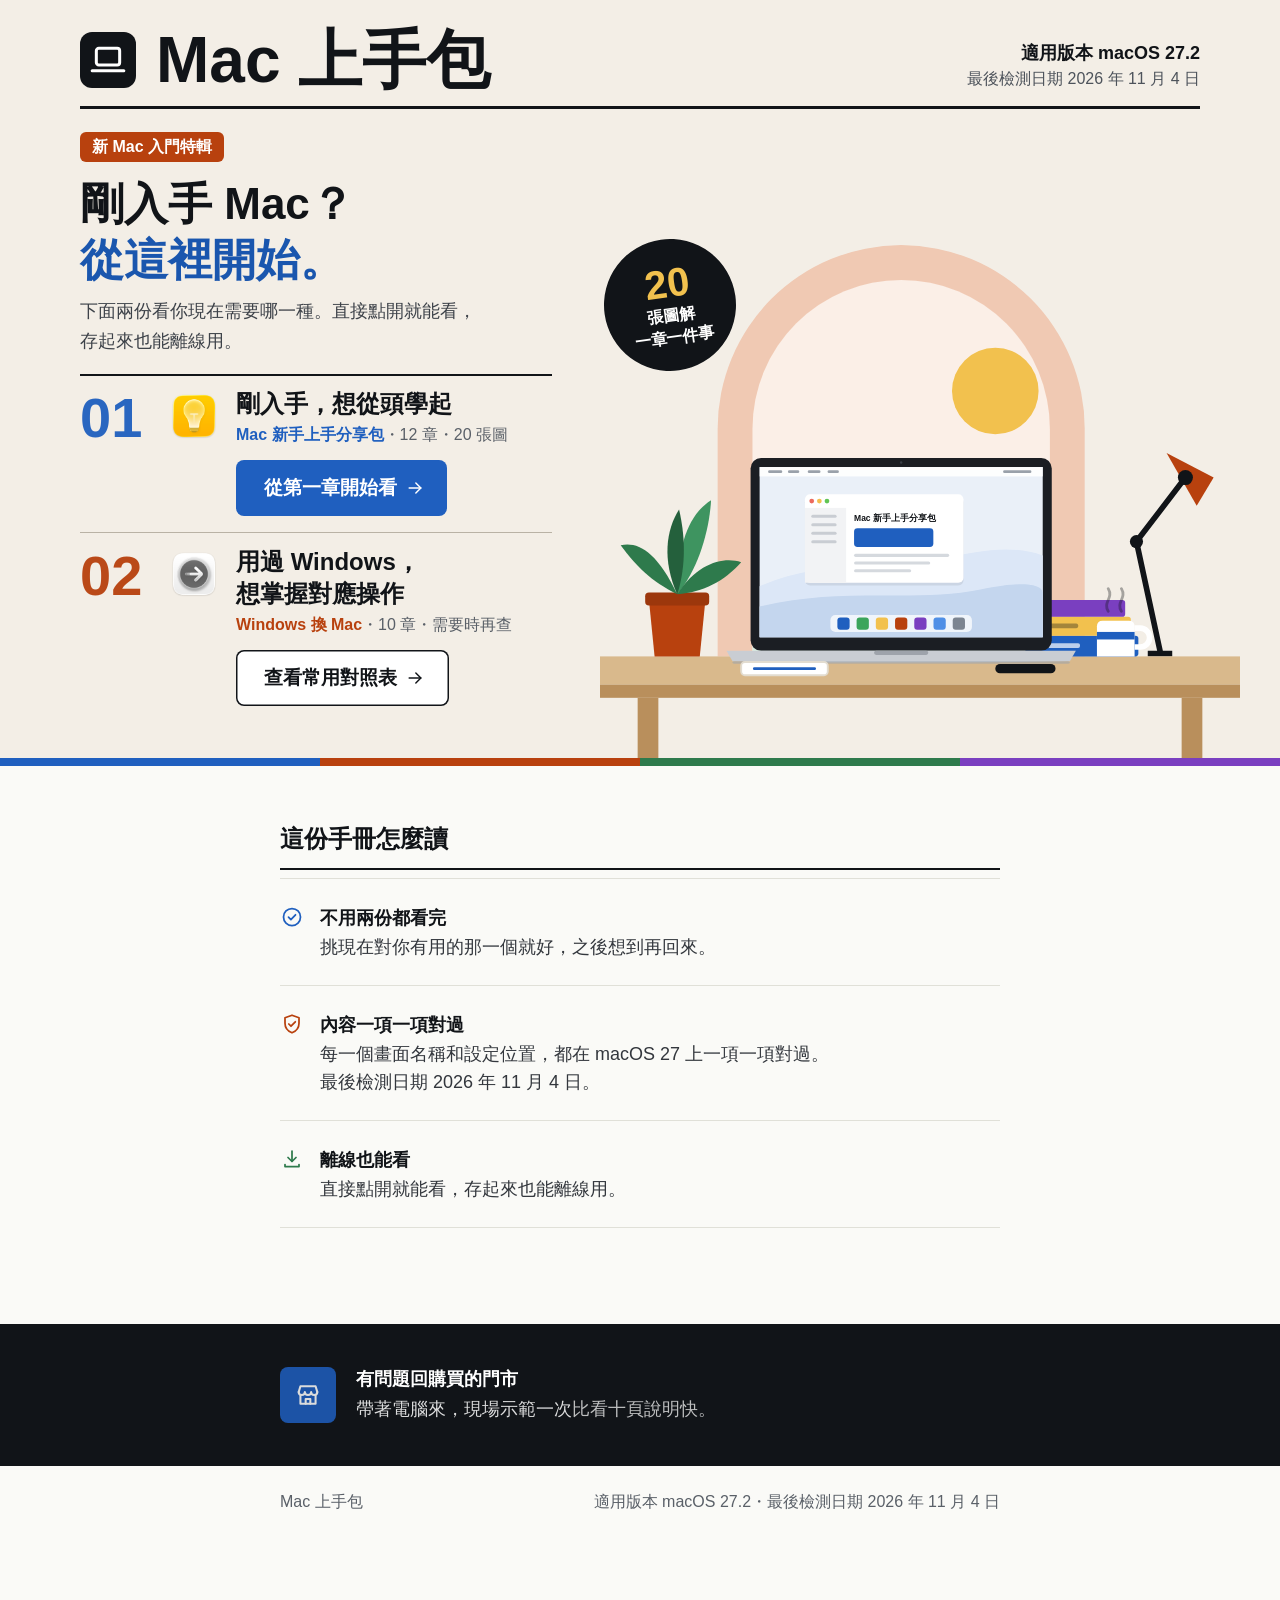
<file: html/index.html>
<!DOCTYPE html>
<html lang="zh-Hant"><head><meta charset="utf-8"><meta name="viewport" content="width=device-width,initial-scale=1"><meta name="color-scheme" content="light only"><script src="js/boot.js"></script>
<title>Mac 上手包</title><link rel="stylesheet" href="css/w1.css"></head><body class="w1"><svg width="0" height="0" style="position:absolute" aria-hidden="true"><defs>
<symbol id="v-fw" viewBox="0 0 24 24"><path d="M5 12h14"/><path d="m13 6 6 6-6 6"/></symbol>
<symbol id="v-bk" viewBox="0 0 24 24"><path d="M19 12H5"/><path d="m11 6-6 6 6 6"/></symbol>
<symbol id="v-up" viewBox="0 0 24 24"><path d="M12 19V5"/><path d="m6 11 6-6 6 6"/></symbol>
<symbol id="v-down" viewBox="0 0 24 24"><path d="m6 9 6 6 6-6"/></symbol>
<symbol id="v-ext" viewBox="0 0 24 24"><path d="M14 4.5h5.5V10"/><path d="M19.5 4.5 11 13"/><path d="M17.5 14v4.5a1 1 0 0 1-1 1h-11a1 1 0 0 1-1-1v-11a1 1 0 0 1 1-1H10"/></symbol>
<symbol id="v-x" viewBox="0 0 24 24"><path d="m6 6 12 12M18 6 6 18"/></symbol>
<symbol id="v-zoom" viewBox="0 0 24 24"><circle cx="10.5" cy="10.5" r="6"/><path d="m15 15 5 5"/><path d="M10.5 8v5M8 10.5h5"/></symbol>
<symbol id="v-search" viewBox="0 0 24 24"><circle cx="11" cy="11" r="6.5"/><path d="m16 16 4 4"/></symbol>
<symbol id="v-list" viewBox="0 0 24 24"><path d="M9 6h11M9 12h11M9 18h11"/><path d="M4.5 6h.01M4.5 12h.01M4.5 18h.01"/></symbol>
<symbol id="v-laptop" viewBox="0 0 24 24"><rect x="5" y="5" width="14" height="10" rx="1.5"/><path d="M2.5 18.5h19"/></symbol>
<symbol id="v-store" viewBox="0 0 24 24"><path d="M4 9.5 5.5 4.5h13L20 9.5"/><path d="M4 9.5c0 1.4 1.1 2.5 2.7 2.5s2.6-1.1 2.6-2.5c0 1.4 1.1 2.5 2.7 2.5s2.7-1.1 2.7-2.5c0 1.4 1 2.5 2.6 2.5S20 10.9 20 9.5"/><path d="M5.5 12v7.5h13V12"/><path d="M10 19.5v-4h4v4"/></symbol>
<symbol id="v-check" viewBox="0 0 24 24"><path d="M12 3.2 5 5.8v5.4c0 4.3 2.9 7.9 7 9.6 4.1-1.7 7-5.3 7-9.6V5.8Z"/><path d="m8.8 12 2.2 2.2 4.3-4.4"/></symbol>
<symbol id="v-pick" viewBox="0 0 24 24"><circle cx="12" cy="12" r="8.5"/><path d="m8.5 12.2 2.4 2.4 4.6-4.8"/></symbol>
<symbol id="v-offline" viewBox="0 0 24 24"><path d="M12 4v10"/><path d="m8 10.5 4 4 4-4"/><path d="M5 17.5v2h14v-2"/></symbol>
<symbol id="v-text" viewBox="0 0 24 24"><path d="M4 18 9 6l5 12"/><path d="M5.8 14h6.4"/><path d="M15.5 18l3-7 3 7"/><path d="M16.4 16h4.2"/></symbol>
</defs></svg>
<section class="cover hero" aria-label="封面"><div class="cin">
<div class="ctop rv"><p class="mt"><span class="m"><svg class="ic" aria-hidden="true"><use href="#v-laptop"/></svg></span>Mac 上手包</p><p class="iss"><b>適用版本 macOS 27.2</b>最後檢測日期 2026 年 11 月 4 日</p></div>
<div class="cl"><p class="mast rv" style="--d:1">新 Mac 入門特輯</p><div class="rv" style="--d:2"><h1>剛入手 Mac？<span class="s">從這裡開始。</span></h1><p class="lede">下面兩份看你現在需要哪一種。<span class="nw">直接點開就能看，</span><span class="nw">存起來也能離線用。</span></p></div>
<div class="rv" style="--d:3"><ol class="choices">
<li><a class="choice start" style="--cc:#1F5FBF" href="guide.html#ch-1" aria-label="Mac 新手上手分享包：剛入手，想從頭學起。12 章，20 張圖。從第一章開始看">
<span class="tab" aria-hidden="true"></span><span class="num" aria-hidden="true">01</span><img class="ap" src="img/app-tips.png" alt="">
<div><p class="eb"><span class="dot"></span>第一次用 Mac</p><h2>剛入手，想從頭學起</h2><p class="nm"><b>Mac 新手上手分享包</b>・12 章・20 張圖</p>
<p class="ds">從開機到會用，一章一件事，<span class="nw">每一章都有圖。</span></p>
<p class="hk"><b>裡面有</b>　開機第一次要做的事・檔案存到哪裡去了・<span class="nw">備份：最重要的一章</span></p></div>
<div class="act"><span class="btn btn-primary "><span class="lb">從第一章開始看</span><svg class="ic fw" aria-hidden="true"><use href="#v-fw"/></svg></span></div></a></li>
<li><a class="choice alt" style="--cc:#B8410E" href="windows.html" aria-label="Windows 換 Mac：用過 Windows，想掌握對應操作。10 章，需要時隨手查。查看常用對照表">
<span class="tab" aria-hidden="true"></span><span class="num" aria-hidden="true">02</span><img class="ap" src="img/app-migration-assistant.png" alt="">
<div><p class="eb"><span class="dot"></span>從 Windows 換過來</p><h2>用過 Windows，想掌握對應操作</h2><p class="nm"><b>Windows 換 Mac</b>・10 章・需要時再查</p>
<p class="ds">以前怎麼做、現在怎麼做，並排對照；<span class="nw">隨查隨用好順手。</span></p>
<p class="hk"><b>裡面有</b>　沒有 C 槽，檔案在哪裡・<span class="nw">紅色叉叉不是關程式</span></p></div>
<div class="act"><span class="btn btn-secondary big "><span class="lb">查看常用對照表</span><svg class="ic fw" aria-hidden="true"><use href="#v-fw"/></svg></span></div></a></li>
</ol></div></div>
<figure class="cr rv" style="--d:2"><svg class="art cover-art" viewBox="0 0 680 560" xmlns="http://www.w3.org/2000/svg" aria-hidden="true" focusable="false"><rect width="640" height="600" fill="none"/><path d="M125 452 V210 A195 195 0 0 1 515 210 V452Z" fill="#F0C9B3"/><path d="M162 452 V210 A158 158 0 0 1 478 210 V452Z" fill="#FBEFE7"/><circle cx="420" cy="170" r="46" fill="#F2C14E"/><path d="M162 360 C230 320 300 345 360 330 S460 300 478 318 V452 H162Z" fill="#D9EDE1"/><g transform="translate(22 0)"><path d="M560 452 L560 446 L586 446 L586 452Z" fill="#111418"/><path d="M573 446 L548 330 L600 262" stroke="#111418" stroke-width="6" fill="none" stroke-linecap="round" stroke-linejoin="round"/><path d="M580 236 L630 262 L612 292 Z" fill="#B8410E"/><circle cx="600" cy="262" r="8" fill="#111418"/><circle cx="548" cy="330" r="7" fill="#111418"/></g><rect x="0" y="452" width="680" height="30" fill="#D9B98C"/><rect x="0" y="482" width="680" height="14" fill="#B98F5C"/><rect x="40" y="496" width="22" height="104" fill="#B98F5C"/><rect x="618" y="496" width="22" height="104" fill="#B98F5C"/><path d="M58 452 L52 392 H112 L106 452Z" fill="#B8410E"/><rect x="48" y="384" width="68" height="14" rx="4" fill="#9C370C"/><path d="M82 386 C60 340 40 330 22 334 C38 356 54 372 82 386Z" fill="#2E7A4C"/><path d="M82 386 C82 330 96 300 118 286 C116 320 104 360 82 386Z" fill="#3E9460"/><path d="M82 386 C104 352 132 346 150 352 C132 372 110 384 82 386Z" fill="#2E7A4C"/><path d="M82 386 C66 350 70 318 84 296 C92 330 90 362 82 386Z" fill="#24603C"/><rect x="452" y="430" width="120" height="22" rx="3" fill="#1F5FBF"/><rect x="460" y="410" width="104" height="20" rx="3" fill="#F2C14E"/><rect x="446" y="392" width="112" height="18" rx="3" fill="#7A3FC0"/><rect x="470" y="438" width="40" height="5" rx="2" fill="#fff" opacity=".7"/><rect x="474" y="417" width="34" height="5" rx="2" fill="#111418" opacity=".35"/><rect x="160.0" y="241.2" width="320" height="204.8" rx="11.200000000000001" fill="#1B1E23"/><rect x="169.6" y="250.79999999999998" width="300.8" height="180.8" fill="#EAF0F8"/><path d="M169.6 377.36 C244.8 344.816,304.96000000000004 362.89599999999996,356.096 350.24 S440.32000000000005 333.96799999999996,470.4 344.816 V431.6 H169.6Z" fill="#DCE7F7"/><path d="M169.6 399.056 C259.84 377.36,335.04 395.44,404.22400000000005 380.976 S470.4 384.592,470.4 384.592 V431.6 H169.6Z" fill="#C4D6EE"/><rect x="169.6" y="250.79999999999998" width="300.8" height="9.944" fill="#FFFFFF" opacity=".92"/><rect x="178.624" y="254.2804" width="15.040000000000001" height="2.9832" rx="1.4916" fill="#9AA1AA"/><rect x="199.68" y="254.2804" width="12.032" height="2.9832" rx="1.4916" fill="#9AA1AA"/><rect x="220.736" y="254.2804" width="13.536" height="2.9832" rx="1.4916" fill="#9AA1AA"/><rect x="241.792" y="254.2804" width="12.032" height="2.9832" rx="1.4916" fill="#9AA1AA"/><rect x="428.288" y="254.2804" width="30.080000000000002" height="2.9832" rx="1.4916" fill="#9AA1AA"/><rect x="217.728" y="282.728" width="168.44800000000004" height="94.016" rx="5.424" fill="#000" opacity=".08"/><rect x="217.728" y="279.728" width="168.44800000000004" height="94.016" rx="5.424" fill="#fff"/><circle cx="224.96" cy="286.96000000000004" r="2.5312" fill="#EC6A5E"/><circle cx="233.05984" cy="286.96000000000004" r="2.5312" fill="#F4BF4F"/><circle cx="241.15968" cy="286.96000000000004" r="2.5312" fill="#61C554"/><rect x="217.728" y="294.192" width="43.79648000000001" height="79.552" fill="#F2F3F5"/><rect x="224.46592" y="301.42400000000004" width="26.951680000000007" height="3.2544" rx="1.6272" fill="#C9CDD3"/><rect x="224.46592" y="310.46400000000006" width="26.951680000000007" height="3.2544" rx="1.6272" fill="#C9CDD3"/><rect x="224.46592" y="319.504" width="26.951680000000007" height="3.2544" rx="1.6272" fill="#C9CDD3"/><rect x="224.46592" y="328.54400000000004" width="26.951680000000007" height="3.2544" rx="1.6272" fill="#C9CDD3"/><text x="269.94688" y="307.752" font-family="-apple-system,BlinkMacSystemFont,&quot;PingFang TC&quot;,&quot;Noto Sans CJK TC&quot;,sans-serif" font-size="9.040000000000001" font-weight="700" fill="#111418">Mac 新手上手分享包</text><rect x="269.94688" y="315.88800000000003" width="84.22400000000002" height="19.888" rx="3.616" fill="#1F5FBF"/><rect x="269.94688" y="343.00800000000004" width="101.06880000000002" height="3.2544" rx="1.6272" fill="#D5D9DE"/><rect x="269.94688" y="351.14400000000006" width="80.85504000000002" height="3.2544" rx="1.6272" fill="#D5D9DE"/><rect x="269.94688" y="359.28000000000003" width="60.64128000000001" height="3.2544" rx="1.6272" fill="#D5D9DE"/><rect x="244.8" y="408.09600000000006" width="150.4" height="18.080000000000002" rx="5.424" fill="#FFFFFF" opacity=".75"/><rect x="252.20960000000002" y="410.6272000000001" width="13.017600000000002" height="13.017600000000002" rx="3.1242240000000003" fill="#1F5FBF"/><rect x="272.6368" y="410.6272000000001" width="13.017600000000002" height="13.017600000000002" rx="3.1242240000000003" fill="#3BA55C"/><rect x="293.064" y="410.6272000000001" width="13.017600000000002" height="13.017600000000002" rx="3.1242240000000003" fill="#F2C14E"/><rect x="313.49120000000005" y="410.6272000000001" width="13.017600000000002" height="13.017600000000002" rx="3.1242240000000003" fill="#B8410E"/><rect x="333.9184" y="410.6272000000001" width="13.017600000000002" height="13.017600000000002" rx="3.1242240000000003" fill="#7A3FC0"/><rect x="354.3456" y="410.6272000000001" width="13.017600000000002" height="13.017600000000002" rx="3.1242240000000003" fill="#4F8FE6"/><rect x="374.7728" y="410.6272000000001" width="13.017600000000002" height="13.017600000000002" rx="3.1242240000000003" fill="#7C8591"/><circle cx="320" cy="246.0" r="1.28" fill="#3A3F47"/><path d="M134.4 446 H505.6 L499.20000000000005 457.2 Q320 460.0 140.8 457.2Z" fill="#C9CDD3"/><rect x="291.2" y="446" width="57.599999999999994" height="4.48" rx="2.24" fill="#9EA3AB"/><rect x="140.8" y="457.2" width="358.4" height="2.56" rx="2" fill="#9EA3AB" opacity=".6"/><g transform="translate(50 0)"><path d="M478 452 V420 Q478 414 484 414 H512 Q518 414 518 420 V452Z" fill="#fff"/><path d="M518 422 h6 a10 10 0 0 1 0 20 h-6" stroke="#fff" stroke-width="6" fill="none"/><rect x="478" y="426" width="40" height="8" fill="#1F5FBF"/><path d="M490 404 c-6 -10 6 -14 0 -24 M504 404 c-6 -10 6 -14 0 -24" stroke="#111418" stroke-width="3" fill="none" stroke-linecap="round" opacity=".35"/></g><rect x="150" y="458" width="92" height="14" rx="4" fill="#fff" stroke="#E2DCD0" stroke-width="2"/><path d="M164 465 H228" stroke="#1F5FBF" stroke-width="3" stroke-linecap="round"/><rect x="420" y="460" width="64" height="10" rx="5" fill="#111418"/></svg><p class="badge" aria-hidden="true"><b>20</b>張圖解<br>一章一件事</p></figure>
</div><div class="stripe" aria-hidden="true"><i></i><i></i><i></i><i></i></div></section>
<main class="col"><section class="inside"><h2>這份手冊怎麼讀</h2><ul class="notes">
<li><svg class="ic" aria-hidden="true"><use href="#v-pick"/></svg><div><b>不用兩份都看完</b><p>挑現在對你有用的那一個就好，<span class="nw">之後想到再回來。</span></p></div></li>
<li><svg class="ic" aria-hidden="true"><use href="#v-check"/></svg><div><b>內容一項一項對過</b><p>每一個畫面名稱和設定位置，都在 <span class="nw">macOS 27</span> 上<span class="nw">一項一項對過。</span><span class="nw">最後檢測日期 2026 年 11 月 4 日。</span></p></div></li>
<li><svg class="ic" aria-hidden="true"><use href="#v-offline"/></svg><div><b>離線也能看</b><p>直接點開就能看，<span class="nw">存起來也能離線用。</span></p></div></li>
</ul></section></main>
<section class="band" aria-label="門市協助"><div class="in col"><span class="bic"><svg class="ic" aria-hidden="true"><use href="#v-store"/></svg></span><p><b>有問題回購買的門市</b><span>帶著電腦來，現場示範一次<span class="nw">比看十頁說明快。</span></span></p></div></section><footer class="foot col"><span>Mac 上手包</span><span>適用版本 macOS 27.2・最後檢測日期 2026 年 11 月 4 日</span></footer><script src="js/reveal.js"></script>
</body></html>
</file>
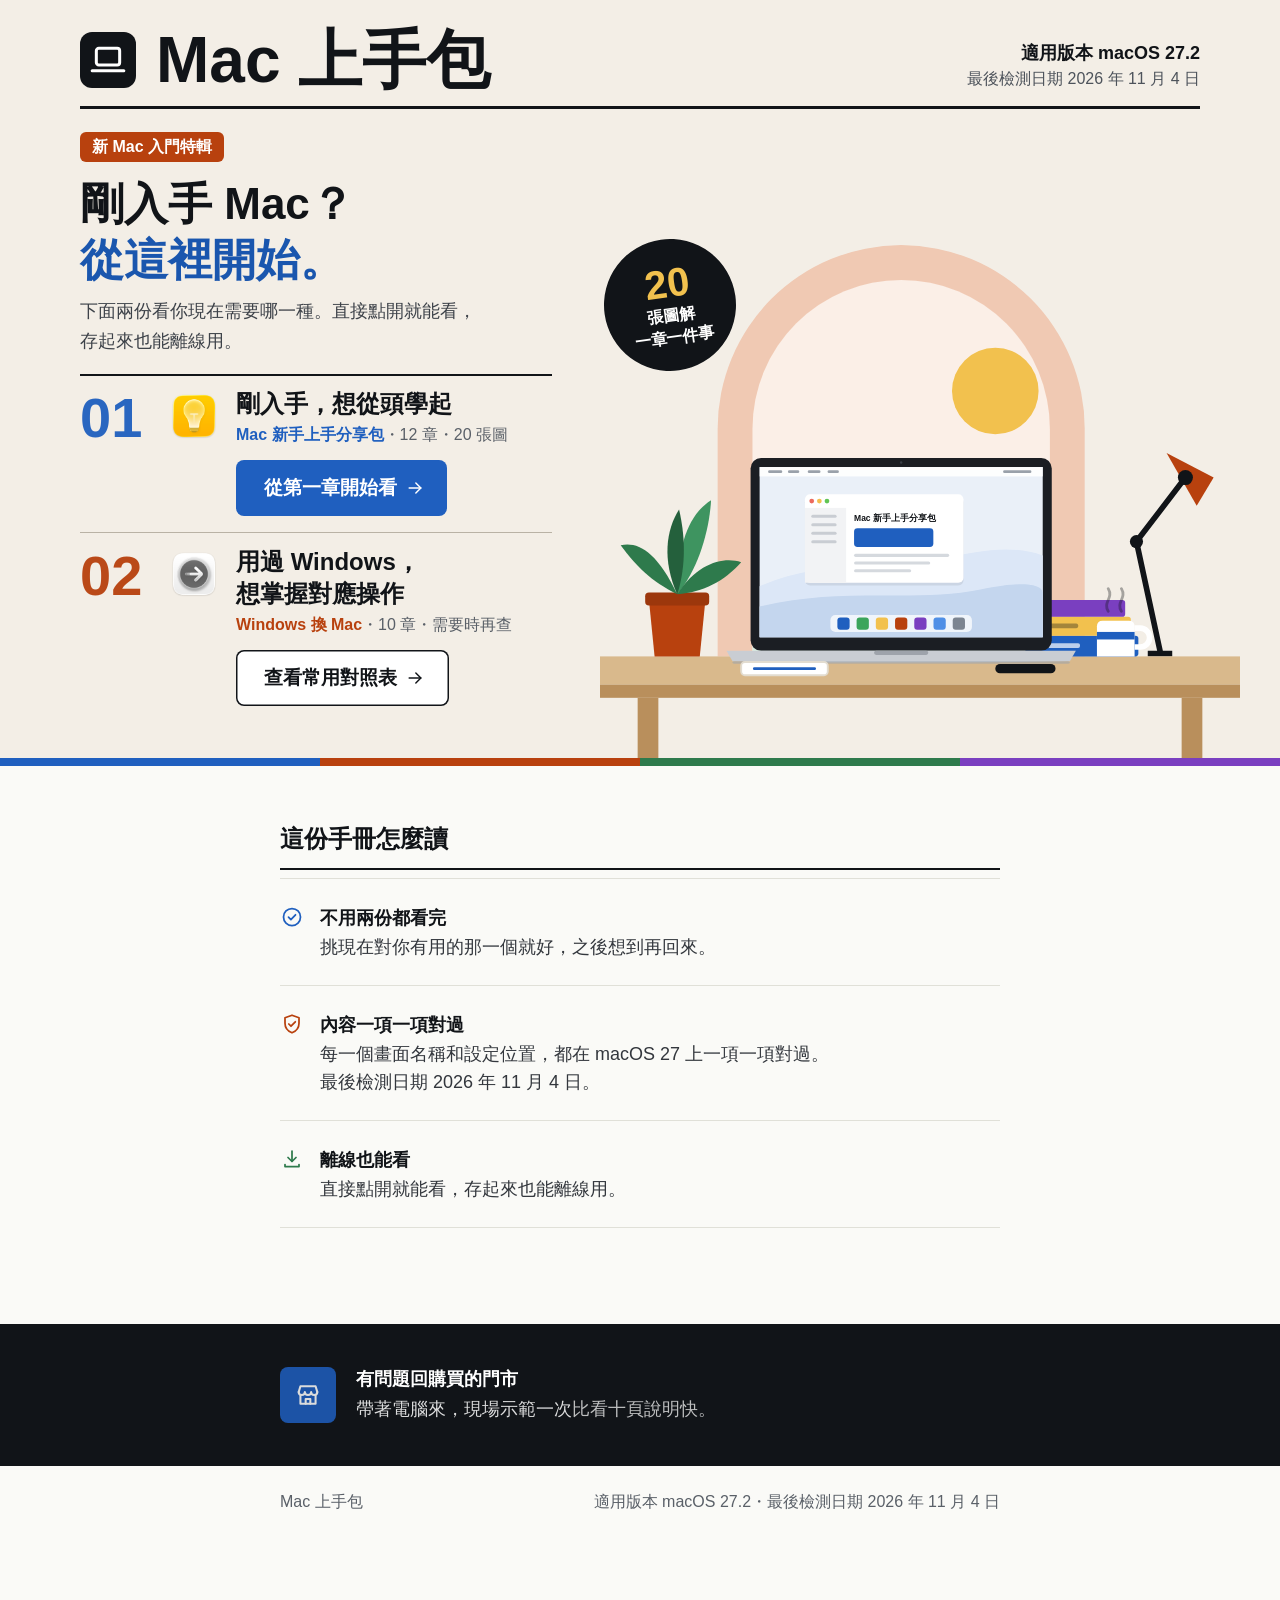
<file: 點我開啟 Mac 上手包.html>
<!DOCTYPE html>
<html lang="zh-Hant">
<head>
<meta charset="utf-8">
<meta http-equiv="refresh" content="0; url=html/index.html">
<script>window.location.replace("html/index.html");</script>
<title>正在開啟 Mac 上手包...</title>
</head>
<body style="font-family:-apple-system,BlinkMacSystemFont,'PingFang TC',sans-serif;padding:40px;background:#FAFAF7;color:#111418">
<p>正在為您開啟 <b>Mac 上手包首頁</b>，若未自動跳轉請<a href="html/index.html" style="color:#1F5FBF">點此直接進入</a>。</p>
</body>
</html>
</file>
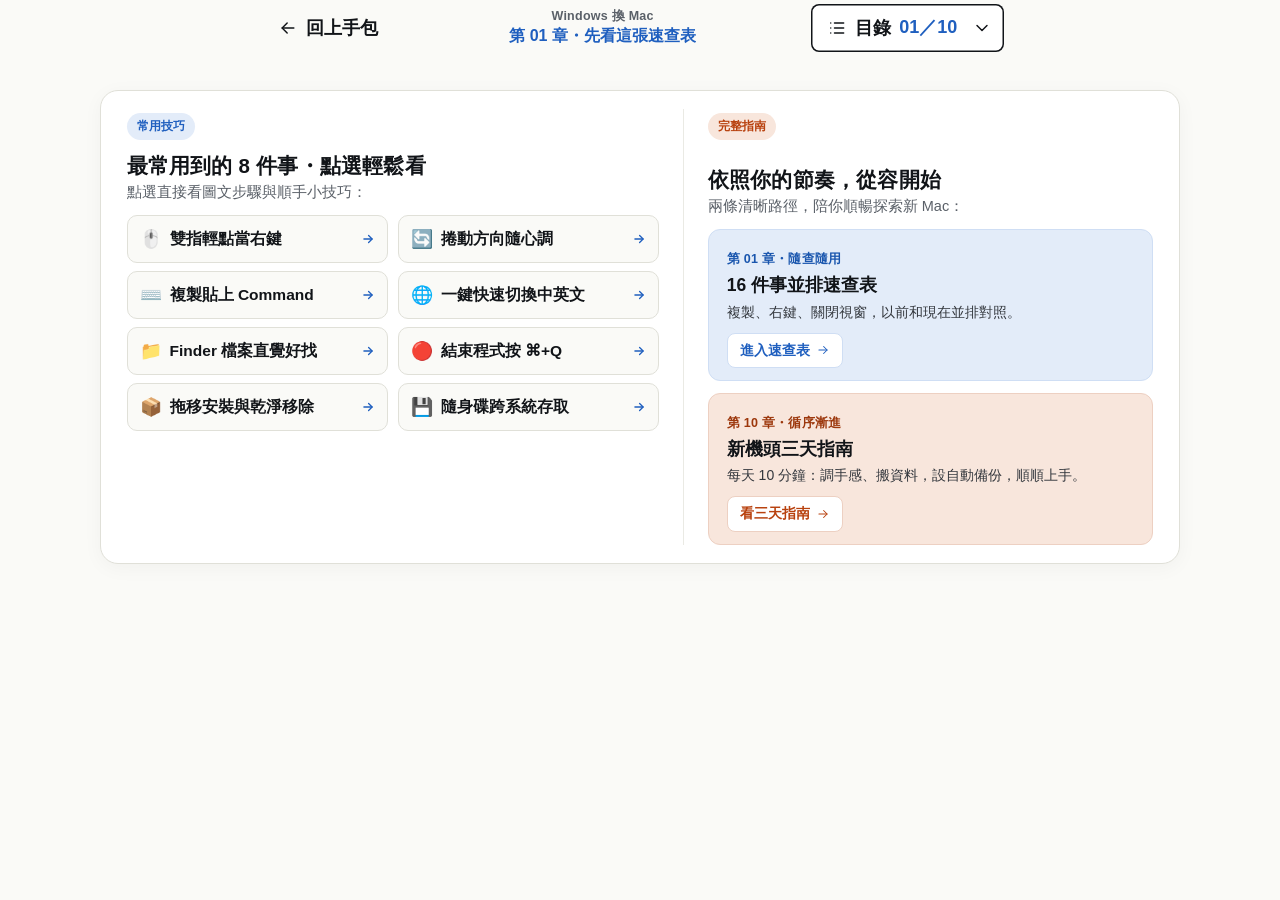
<file: 點我開啟 Windows 換 Mac.html>
<!DOCTYPE html>
<html lang="zh-Hant">
<head>
<meta charset="utf-8">
<meta http-equiv="refresh" content="0; url=html/windows.html">
<script>window.location.replace("html/windows.html");</script>
<title>正在開啟 Windows 換 Mac...</title>
</head>
<body style="font-family:-apple-system,BlinkMacSystemFont,'PingFang TC',sans-serif;padding:40px;background:#FAFAF7;color:#111418">
<p>正在為您開啟 <b>Windows 換 Mac</b>，若未自動跳轉請<a href="html/windows.html" style="color:#1F5FBF">點此直接進入</a>。</p>
</body>
</html>
</file>
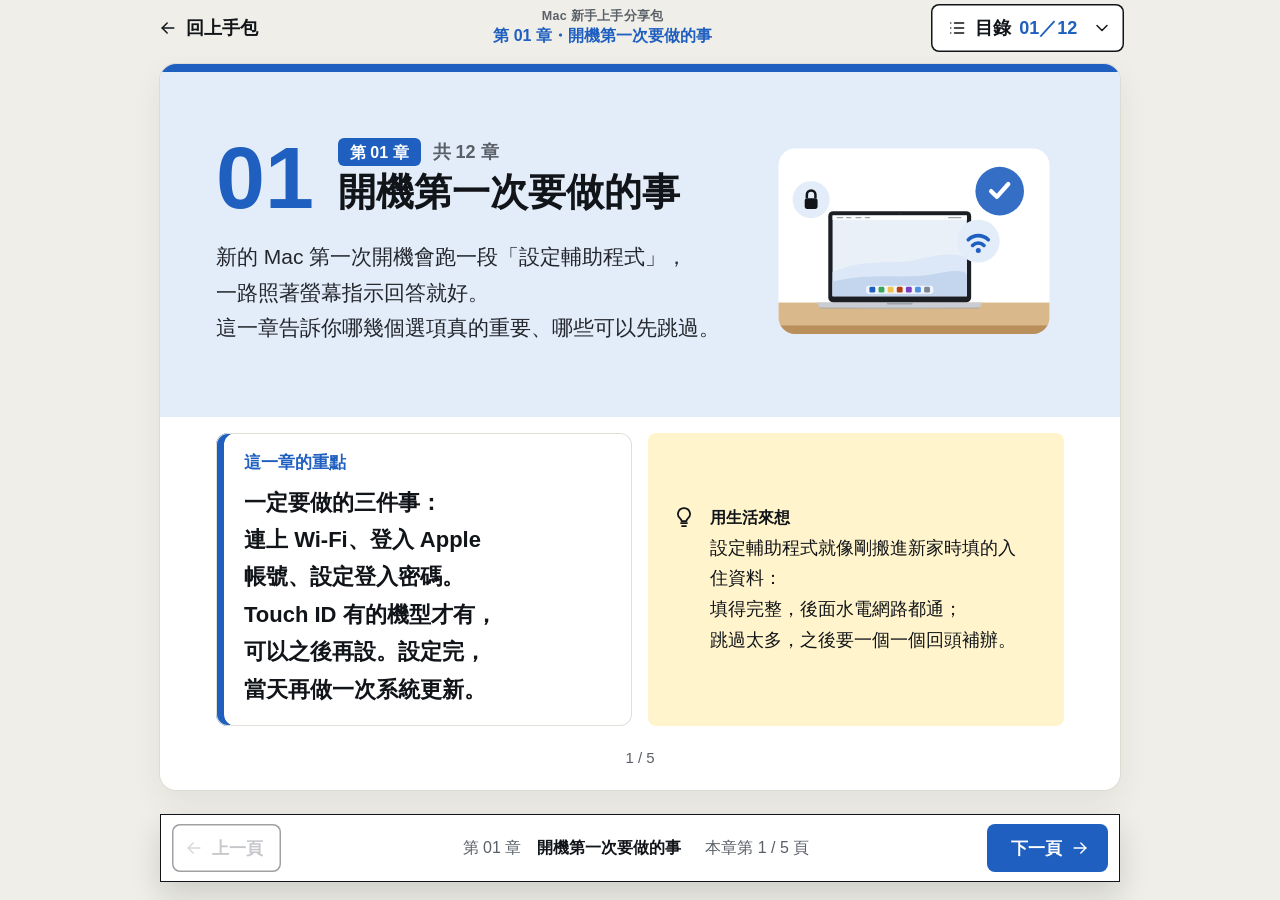
<file: html/guide.html>
<!DOCTYPE html>
<html lang="zh-Hant"><head><meta charset="utf-8"><meta name="viewport" content="width=device-width,initial-scale=1"><meta name="color-scheme" content="light only"><script src="js/boot.js"></script>
<title>Mac 新手上手分享包｜Mac 上手包</title><link rel="stylesheet" href="css/w1.css"></head><body class="w1 inner"><svg width="0" height="0" style="position:absolute" aria-hidden="true"><defs>
<symbol id="v-fw" viewBox="0 0 24 24"><path d="M5 12h14"/><path d="m13 6 6 6-6 6"/></symbol>
<symbol id="v-bk" viewBox="0 0 24 24"><path d="M19 12H5"/><path d="m11 6-6 6 6 6"/></symbol>
<symbol id="v-up" viewBox="0 0 24 24"><path d="M12 19V5"/><path d="m6 11 6-6 6 6"/></symbol>
<symbol id="v-down" viewBox="0 0 24 24"><path d="m6 9 6 6 6-6"/></symbol>
<symbol id="v-ext" viewBox="0 0 24 24"><path d="M14 4.5h5.5V10"/><path d="M19.5 4.5 11 13"/><path d="M17.5 14v4.5a1 1 0 0 1-1 1h-11a1 1 0 0 1-1-1v-11a1 1 0 0 1 1-1H10"/></symbol>
<symbol id="v-x" viewBox="0 0 24 24"><path d="m6 6 12 12M18 6 6 18"/></symbol>
<symbol id="v-zoom" viewBox="0 0 24 24"><circle cx="10.5" cy="10.5" r="6"/><path d="m15 15 5 5"/><path d="M10.5 8v5M8 10.5h5"/></symbol>
<symbol id="v-search" viewBox="0 0 24 24"><circle cx="11" cy="11" r="6.5"/><path d="m16 16 4 4"/></symbol>
<symbol id="v-list" viewBox="0 0 24 24"><path d="M9 6h11M9 12h11M9 18h11"/><path d="M4.5 6h.01M4.5 12h.01M4.5 18h.01"/></symbol>
<symbol id="v-laptop" viewBox="0 0 24 24"><rect x="5" y="5" width="14" height="10" rx="1.5"/><path d="M2.5 18.5h19"/></symbol>
<symbol id="v-store" viewBox="0 0 24 24"><path d="M4 9.5 5.5 4.5h13L20 9.5"/><path d="M4 9.5c0 1.4 1.1 2.5 2.7 2.5s2.6-1.1 2.6-2.5c0 1.4 1.1 2.5 2.7 2.5s2.7-1.1 2.7-2.5c0 1.4 1 2.5 2.6 2.5S20 10.9 20 9.5"/><path d="M5.5 12v7.5h13V12"/><path d="M10 19.5v-4h4v4"/></symbol>
<symbol id="v-check" viewBox="0 0 24 24"><path d="M12 3.2 5 5.8v5.4c0 4.3 2.9 7.9 7 9.6 4.1-1.7 7-5.3 7-9.6V5.8Z"/><path d="m8.8 12 2.2 2.2 4.3-4.4"/></symbol>
<symbol id="v-pick" viewBox="0 0 24 24"><circle cx="12" cy="12" r="8.5"/><path d="m8.5 12.2 2.4 2.4 4.6-4.8"/></symbol>
<symbol id="v-offline" viewBox="0 0 24 24"><path d="M12 4v10"/><path d="m8 10.5 4 4 4-4"/><path d="M5 17.5v2h14v-2"/></symbol>
<symbol id="v-text" viewBox="0 0 24 24"><path d="M4 18 9 6l5 12"/><path d="M5.8 14h6.4"/><path d="M15.5 18l3-7 3 7"/><path d="M16.4 16h4.2"/></symbol>
</defs></svg>
<header class="ibar"><div class="in col"><a class="btn btn-tertiary back " href="index.html" aria-label="回 Mac 上手包首頁"><svg class="ic bk" aria-hidden="true"><use href="#v-bk"/></svg><span class="lb">回上手包</span></a>
<div class="doc" role="status" aria-label="目前章節"><img src="img/app-tips.png" alt="" aria-hidden="true"><span class="dt"><span class="dn">Mac 新手上手分享包</span><span class="cn">第 01 章・開機第一次要做的事</span></span></div>
<button class="btn btn-secondary chbtn" type="button" aria-expanded="false" aria-controls="panel"><svg class="ic" aria-hidden="true"><use href="#v-list"/></svg><span class="lb">目錄</span><span class="n">01／12</span><svg class="ic" aria-hidden="true"><use href="#v-down"/></svg></button></div><span class="prog"></span></header>
<div class="panel" id="panel" hidden><div class="card col" role="dialog" aria-label="章節">
<div class="ph"><b>全部 12 章</b><button class="btn btn-tertiary pclose " type="button"><svg class="ic up" aria-hidden="true"><use href="#v-up"/></svg><span class="lb">收起</span></button></div>
<div class="prow"><span class="lab"><svg class="ic" aria-hidden="true"><use href="#v-text"/></svg>文字大小</span><div class="seg" role="group" aria-label="文字大小"><button data-fs="20px" aria-pressed="true">標準</button><button data-fs="22px" aria-pressed="false">大</button><button data-fs="24px" aria-pressed="false">特大</button></div></div>
<label class="field"><svg class="ic" aria-hidden="true"><use href="#v-search"/></svg><input id="q" type="search" placeholder="搜尋章節或內容" aria-label="搜尋章節或內容（例如：截圖、備份）" autocomplete="off"><button class="clr" type="button" aria-label="清除搜尋"><svg class="ic" aria-hidden="true"><use href="#v-x"/></svg></button></label><p class="fhint">例如：截圖、備份</p>
<ol class="clist"><li style="--cc:#1F5FBF" data-t="開機第一次要做的事" data-s="01 開機第一次要做的事 新的 Mac 第一次開機會跑一段「設定輔助程式」，一路照著螢幕指示回答就好。這一章告訴你哪幾個選項真的重要、哪些可以先跳過。 1連上 Wi-Fi後面每一步都要網路2登入 Apple 帳號和 iPhone 同一組3設定登入密碼一定要記得4設定 Touch ID有的機型才有5做一次系統更新少很多怪問題設定輔助程式大致會問到這些，一路照著回答就好前四步在開機時就會問；第五步要自己去「系統設定」做一次。 整個設定過程大概十分鐘。中間如果有你看不懂的選項，先跳過，之後都能在「系統設定」裡補。設定輔助程式也會問你要不要把舊電腦的資料搬過來，還沒準備好可以先略過，第 04 章再搬。 用生活來想 設定輔助程式就像剛搬進新家時填的入住資料：填得完整，後面水電網路都通；跳過太多，之後要一個一個回頭補辦。 一定要做的三件事 這三件會影響你之後每天怎麼用這台電腦，其他選項都可以之後再說。 連上 Wi-Fi 後面登入 Apple 帳號、下載 App、同步照片都需要網路。在門市已經連好的話，回家記得再連一次家裡的 Wi-Fi：點右上角的 Wi-Fi 圖示，選你家的網路名稱，輸入密碼就好。 登入 Apple 帳號 就是你 iPhone 上用的那一組。登入之後，備忘錄、行事曆、照片、密碼才會和手機同一份。如果不確定密碼，先拿 iPhone 出來確認，不要臨時新辦一組：辦了新的，你手機上的東西就不會同步過來。 設定登入密碼，和 Touch ID（有的機型才有） 如果你的 Mac 有 Touch ID，它就是指紋，用來解鎖、安裝 App、線上付款，可以錄多隻手指。登入密碼則是最後一道防線，一定要記得：忘記登入密碼是最麻煩的狀況，重設的方法有限，資料也可能拿不回來。 可以先跳過、之後再開的 這三個在設定過程中也會問你，跳過完全不影響使用，之後想開隨時都能開。 螢幕使用時間 統計你每天用了多久、用在哪些 App。純粹是紀錄，不影響任何功能。 Apple 服務試用 音樂、雲端空間之類的免費試用。先跳過不會少東西，需要時再從 App 裡面訂閱。 深色或淺色外觀 只是外觀。之後在「系統設定」的「外觀」裡隨時能換，也可以設成跟著日夜自動切換。 設定完，先做一次系統更新 新機出廠時裝的系統版本，通常不是最新的。這一步做完，後面遇到的怪問題會少很多，所以建議拿到電腦當天就做。 打開「系統設定」，走這條路徑： 系統設定 › 一般 › 軟體更新 有更新就裝。過程中把電源接著、不要闔上螢幕，讓它自己跑完。 注意 更新中途不要強制關機。畫面停在進度條看似暫停，其實系統仍在處理中，安裝大版本更新有時候要 30 分鐘以上。想確認有沒有在動，看進度條下面的剩餘時間文字有沒有變。"><a class="ci" data-i="0" href="#ch-1"><span class="n">01</span><span>開機第一次要做的事</span></a></li><li style="--cc:#B8410E" data-t="認識你的桌面" data-s="02 認識你的桌面 Mac 的畫面只有三個固定區域：最上面一條、最下面一排、中間一大片。搞懂這三塊，就不會有「東西不見了」的感覺。 桌面放今天在處理的東西就好1 最上面：選單列現在這個 App 的功能都在這排2 中間：桌面別當倉庫堆檔案3 最下面：Dock小點代表正在執行 這是簡化的示意圖。你畫面上的圖示會不一樣，但這三塊的位置在每一台 Mac 上都相同。 最上面那條：選單列 很多人從 Windows 換過來，第一個不習慣的就是這裡：Mac 的功能表不在視窗裡面，而是永遠固定在螢幕最上方。 Safari檔案編輯顯示方式書籤視窗輔助說明16:20蘋果選單關機、重新開機、系統設定都在這現在這個 App 的選單換一個 App，這排字就跟著換狀態列與控制中心Wi-Fi、音量、電池、時間選單列永遠在螢幕最上面，不會被視窗蓋住。找不到某個功能的時候，先看這一排：多數 App 的功能都藏在這裡，不在視窗裡面。小提醒：這排文字寫什麼，就代表你「現在正在用」哪個 App。 同一條選單列，左中右三段各管一件事。 左上角的蘋果圖示 關機、重新開機、鎖定螢幕、「關於這台 Mac」、還有「系統設定」都在這裡。不管你正在用哪個 App，按它都有效。 蘋果圖示右邊那一排文字 會跟著你現在用的 App 改變。你在用 Safari 它就寫 Safari，切到郵件它就變成郵件。想找某個 App 的功能，先看這一排，通常都在裡面，而不是在視窗上。 右上角的小圖示 Wi-Fi、音量、電池、時間。點那個像兩個滑桿疊在一起的圖示會打開「控制中心」，亮度、音量、藍牙、螢幕鏡像輸出都在裡面。 最下面那排：Dock 放常用 App 的地方，等於 Windows 的工作列。圖示下面出現一個小點，代表這個 App 現在正在執行中。 要留在 Dock 上：把 App 圖示拖到 Dock 上放手。 要移除：從 Dock 往桌面中間拖出去放手。這只是移除捷徑，App 本身還在電腦裡。 中間那一大片：桌面 可以放檔案，但別把它當倉庫。桌面東西一多，畫面變亂、找檔案也更難。建議的習慣是：桌面只放今天在處理的東西，其他丟進「文件」或 iCloud 雲碟。 已經堆滿了也有救，第 12 章有一個三分鐘清桌面的做法。 要快速看到桌面，把拇指和三隻手指一起放在觸控式軌跡板上向外張開，所有視窗會讓到旁邊。 這幾個圖示先認得 Dock 上預設就有這些，是最常用到的幾個。 Finder所有檔案都在這裡 系統設定所有設定的入口 Safari上網用的瀏覽器 郵件收發 Email 訊息和 iPhone 同步 照片手機照片會同步進來 App Store安裝新 App App看全部已裝的 App"><a class="ci" data-i="1" href="#ch-2"><span class="n">02</span><span>認識你的桌面</span></a></li><li style="--cc:#2E7A4C" data-t="App 放在哪、怎麼找" data-s="03 App 放在哪、怎麼找 Mac 上找 App 有三條路。最快的那條是打字搜尋，不是用滑鼠慢慢翻。 用生活來想 Dock 是你放在玄關的常穿鞋子，「App」總覽是整個鞋櫃，打字搜尋則是直接喊一聲「拿那雙黑色的來」。三個都在，看情況用哪個。 方法一 打字搜尋最快，學會這個等於少學十個備忘按 Command + 空白鍵方法二 App 總覽看這台 Mac 裝了哪些 App點 Dock 上的方格圖示方法三 FinderApp 實際存放的檔案夾下載項目桌面文件應用程式左側選「應用程式」先練哪一個？先只練方法一。打字搜尋不只能開 App，也能找檔案、找信、算數學、查單字。 三種方法都能開同一個 App，差別只在快慢。 方法一：打字搜尋，最快 按 Command + 空白鍵（Command 是空白鍵兩側印著 ⌘ 的那顆鍵），畫面中間會跳出一個搜尋框。直接打 App 名字的前幾個字，通常打兩三個字它就找到了，按 Return（鍵盤右側印著 return 的那顆）就開。 這招不只找 App，也能找檔案、找信件、算數學（直接打 128*7）、查單字、查匯率。學會這一個，很多事都不用另外學。 方法二：看全部已安裝的 App Dock 上有一個由多個小方格組成的圖示，點它會展開這台 Mac 上所有的 App。適合「我知道有裝，但想不起來叫什麼名字」的時候。 App點這個看全部 方法三：從 Finder 的「應用程式」進去 點 Dock 最左邊的 Finder，左側清單選「應用程式」。這裡是 App 實際存放的檔案夾，要刪除 App 的時候會用到。 Finder › 應用程式 名稱有變，別被網路上的舊教學搞混 以前這個功能叫「啟動台」（Launchpad）。在這個版本的 macOS 上，它已經換成新的 App 總覽，名稱就叫「App」。你在網路上看到的舊教學寫「啟動台」，指的就是它。 常被問到「這個在哪」的幾個 App 這些都是系統內建的，不用另外安裝，用上面任何一種方法都找得到。 預覽程式看 PDF、看圖、簽名 備忘錄和 iPhone 同一份 行事曆和 iPhone 同一份 密碼存過的密碼查這裡 無邊記白板、隨手畫 音樂聽歌 尋找找裝置、找朋友 提示Apple 官方小教學"><a class="ci" data-i="2" href="#ch-3"><span class="n">03</span><span>App 放在哪、怎麼找</span></a></li><li style="--cc:#7A3FC0" data-t="把舊電腦的資料搬過來" data-s="04 把舊電腦的資料搬過來 不用一個一個複製。Mac 內建「系統移轉輔助程式」，可以把舊電腦的檔案、帳號、甚至部分設定整批搬過來。 舊電腦選「至另一部 Mac」新的 Mac選「從 Mac、時光機或啟動磁碟」同一個 Wi-Fi兩邊會顯示一組相同的密碼確認一樣才按開始會搬過來文件、照片、音樂、瀏覽器書籤、使用者帳號、以及大部分的個人設定。不會搬過來Windows 上安裝的軟體。那些程式不能在 Mac 執行，要在 Mac 這邊重新安裝一次。 兩台電腦要在同一個 Wi-Fi 底下才找得到對方。 用生活來想 這就是搬家公司：你只要告訴它「從哪一戶搬到哪一戶」，箱子它自己打包搬運。你要做的是把兩邊的門都打開，然後不要在搬的時候把門關上。 搬之前先準備好三件事 兩台電腦連同一個 Wi-Fi 不同網路會找不到對方。如果兩台都能接網路線到同一台路由器，那更好，速度快很多。 兩台都接上電源 搬到一半沒電是最常見的失敗原因，而且中斷之後常常要整個重來。 留足夠的時間 資料量大的話，幾個小時是正常的。開始之後就讓它自己跑，不要闔上螢幕、不要中途去操作電腦。建議睡前開始跑。 系統移轉輔助程式搬資料就用這支 從舊的 Mac 搬 兩台 Mac 都打開「系統移轉輔助程式」（用 Command + 空白鍵 打「移轉」就找得到）。 新 Mac 選「從 Mac、時光機或啟動磁碟」 意思是：我要接收資料。 舊 Mac 選「至另一部 Mac」 意思是：我要送出資料。 核對兩邊的密碼一不一樣 畫面上會出現一組相同的密碼，確認兩台顯示的一樣才按開始。這是在確保你連到的是自己的電腦，不是隔壁的。 從 Windows 電腦搬 Windows 那邊要先裝 Apple 提供的「Windows 系統移轉輔助程式」，Mac 才看得到它。到 Apple 官方支援網站下載對應你 Mac 系統版本的那一支，安裝後執行，再回到 Mac 上開「系統移轉輔助程式」選「從 Windows PC」。和 Mac 搬 Mac 不一樣，這時是 Mac 畫面上出現一組代碼，要在 Windows 電腦上輸入。開始前兩台都打開 Wi-Fi 和藍牙、放在旁邊，並先暫時關掉防毒軟體和防火牆，比較不會搬到一半斷掉。 Windows 使用者要有的預期 文件、照片、音樂、瀏覽器書籤、使用者帳號這些會搬過來。但 Windows 上安裝的軟體不會，要在 Mac 這邊重新安裝一次，多數常用軟體都有 Mac 版。 如果當下沒搬，之後還能搬嗎 可以。「系統移轉輔助程式」隨時都能再執行一次，不限第一次開機。只是新 Mac 用久了以後再搬，比較容易出現重複的檔案，所以能早搬就早搬。"><a class="ci" data-i="3" href="#ch-4"><span class="n">04</span><span>把舊電腦的資料搬過來</span></a></li><li style="--cc:#1F5FBF" data-t="觸控式軌跡板手勢" data-s="05 觸控式軌跡板手勢 Mac 的觸控式軌跡板不是拿來代替滑鼠的，是多了好幾隻手。這六個手勢學會，操作速度差很多。 兩指上下滑捲動頁面兩指點一下等於按右鍵兩指捏合張開縮放大小四指往上滑看所有視窗四指左右滑切換全螢幕 App拇指加三指捏合開 App 總覽 藍點是手指擺放的位置，箭頭是移動方向。 先學這三個 這三個每天都會用到，練熟了操作就順了。 兩指上下滑：捲動頁面 方向和你在 iPhone 上滑一樣，內容跟著手指走。如果覺得方向反了，可以到「系統設定 › 觸控式軌跡板 › 捲動與縮放」改成相反方向。 兩指點一下：等於按右鍵 Mac 的觸控式軌跡板沒有分左右鍵。要叫出「拷貝、重新命名、丟到垃圾桶」那個選單，就用兩隻手指一起點一下。這是從 Windows 換過來最需要重新習慣的一個。 兩指捏合或張開：縮放 看照片、看 PDF、覺得網頁字太小的時候用，和手機上的操作一樣。 再學這三個，換視窗會快很多 等上面三個變成反射動作了，再回來練這一組。 四指往上滑：看到所有開著的視窗 視窗開太多、找不到剛才那個的時候用。這個畫面叫「指揮中心」，點你要的那個視窗就會切過去。四隻手指一起往上滑，想改成三指的話，到「系統設定 › 觸控式軌跡板 › 更多手勢」裡把「指揮中心」換成「用三指向上滑動」。 四指左右滑：切換全螢幕的 App 當你把某個 App 放到全螢幕，就用這個手勢左右切換，不用先縮小再放大。 拇指加三指捏合或張開 捏合會打開 App 總覽（就是舊教學說的「啟動台」）；反過來張開，所有視窗會讓到旁邊讓你看到桌面。 設定裡有動畫示範，比看文字快 選到某個手勢時，上方會播動畫，示範這個手勢怎麼做。 系統設定 › 觸控式軌跡板 上方有三個分頁：點按、捲動與縮放、更多手勢。想調整或關掉某個手勢也在這裡。 建議這樣練 不要一次全記。先只練「兩指點一下叫出選單」和「四指往上滑找視窗」這兩個，用一個星期讓它變成習慣，再回來加下一個。"><a class="ci" data-i="4" href="#ch-5"><span class="n">05</span><span>觸控式軌跡板手勢</span></a></li><li style="--cc:#B8410E" data-t="最常用的快速鍵" data-s="06 最常用的快速鍵 Windows 上按 Ctrl 的地方，Mac 幾乎都改成按 Command。這個對應關係換掉，你的舊習慣大部分都能用。 從 Windows 換過來，先看這張對照表 你想做的事Windows 上Mac 上複製Ctrl + CCommand+C貼上Ctrl + VCommand+V復原Ctrl + ZCommand+Z存檔Ctrl + SCommand+S搜尋Windows 鍵Command+空白鍵關視窗Ctrl + WCommand+W結束 AppAlt + F4Command+Q記住這一條就好：Windows 按 Ctrl 的地方，Mac 幾乎都改成按 Command。 大部分的操作只是把 Ctrl 換成 Command，位置和邏輯都一樣。 鍵盤上這四個符號代表什麼 Mac 的快速鍵說明常常直接印符號，先認得它們對應哪一顆鍵。 fn⌃⌥⌘空白鍵⌘⌥⌘Command空白鍵兩側各一顆，取代 Windows 的 Ctrl⌥Option再外側一顆舊款鍵盤寫 alt⌃Control最左下角⇧Shift 在左右兩側外緣 Command 在空白鍵左右各一顆，Option 在它再外側一顆。 ⌘ Command 空白鍵左右兩側各一顆。最常用的一顆，取代 Windows 的 Ctrl。 ⌥ Option Command 外側，鍵上印著 option（舊款或外接鍵盤可能寫 alt）。用來叫出隱藏選項。 ⇧ Shift 和其他鍵盤一樣，切換大寫、加選一整個範圍。 ⌃ Control 左下角，在 fn 旁邊。Mac 上比較少單獨使用。 每天都會用到的 按鍵做什麼 Command + C拷貝 Command + V貼上 Command + X剪下文字（檔案不能用這組） Command + Z復原上一步 Command + S儲存 Command + F在這一頁裡找字 Command + W關掉這個視窗 Command + Q結束這個 App 找東西與切換 按鍵做什麼 Command + 空白鍵叫出搜尋框，找 App、找檔案 Command + Tab切換 App，按住連按可往後選 Command + Delete把選到的檔案丟到垃圾桶 Option + Command + Esc某個 App 沒反應時，強制結束它 Windows 使用者最容易踩的兩點 按 Command + W 或點視窗左上角紅點，只是關掉視窗，App 還在執行（看 Dock 上圖示下面還有沒有小點就知道）。要真的結束它，請按 Command + Q。 另外 Command + X 只能剪文字，檔案不能這樣剪下。搬檔案的做法在第 12 章。 截圖 按鍵做什麼 Shift + Command + 3整個螢幕拍下來 Shift + Command + 4拖出一個範圍，只拍那一塊 Shift + Command + 5打開截圖工具列，可以錄影、可以選存放位置 截好的圖預設會直接存到桌面。右下角會先跳出一張小預覽，點它可以馬上塗鴉、裁切；不理它的話幾秒後就自己存檔。 截圖按第三組會打開它"><a class="ci" data-i="5" href="#ch-6"><span class="n">06</span><span>最常用的快速鍵</span></a></li><li style="--cc:#2E7A4C" data-t="檔案存到哪裡去了" data-s="07 檔案存到哪裡去了 新手最常問的問題就是這個。Mac 上所有檔案都從同一個地方進去：Finder。 文件常用項目下載項目桌面文件iCloud 雲碟這四個位置先記住就夠了下載項目從網頁上下載的任何東西，預設都跑到這裡。桌面桌面上看得到的檔案，其實就住在這個檔案夾。文件自己做的檔案建議放這裡，不要一直堆在桌面。iCloud 雲碟放這裡會同步到 iPhone、iPad，換電腦也還在。找不到剛下載的檔案？第一個就看「下載項目」，通常就在那裡。 Finder 左側那排就是常用位置的捷徑，點一下就跳過去。 用生活來想 Finder 就是檔案櫃的門。你在 Windows 上習慣的「檔案總管」和「我的電腦」，在 Mac 上合起來就是它。 FinderDock 最左邊那個 左邊那排捷徑，先記住四個 下載項目 從網頁上下載的任何東西，預設都跑到這裡。找不到剛下載的檔案，第一個就看這裡，通常就在這裡。 桌面 桌面上看得到的東西，其實就是這個檔案夾裡的內容。從這裡刪掉，桌面上那個也會不見。 文件 自己做的檔案建議放這裡，不要一直堆在桌面。可以在裡面自己開檔案夾分類。 iCloud 雲碟 放進去的檔案會同步到你的 iPhone、iPad，換電腦也還在。重要的東西放這裡最安全。 存檔的時候，要看清楚一個地方 按 Command + S 儲存時會跳出一個小視窗，中間那一欄是檔名，下面那一欄是存放位置。多數人沒看那一欄就隨手按了儲存，所以之後找不到。 位置那一欄右邊有一個小箭頭，點它會展開成完整的檔案夾清單，可以指定要存去哪裡。養成「存檔前看一眼位置」的習慣，可以省下之後大量找檔案的時間。 儲存儲存為未命名文件位置文件取消儲存存檔前看這一欄多數人沒看位置就按儲存，之後才找不到檔案。點右邊的小箭頭會展開完整檔案夾清單，可以指定存去哪裡。 檔名下面那一欄就是存放位置。 真的找不到檔案，用這兩招 只記得檔名 按 Command + 空白鍵，打檔名的任何幾個字，搜尋結果會直接列出來。 只記得大概內容 在 Finder 視窗右上角的搜尋框打關鍵字。打完字下面會出現一排範圍按鈕，「這台 Mac」是找全部，旁邊那個是只找現在這個檔案夾，找不到就按「這台 Mac」。Mac 連檔案內文都會找。 刪錯了怎麼辦 丟到垃圾桶的檔案，在你按「清空垃圾桶」之前都還在。打開垃圾桶，在檔案上用兩指點一下，選「還原」，它就回到原本的位置了。 這個要小心 Option + Command + Delete 是直接永久刪除，不經過垃圾桶。這組鍵請不要刻意記，也不要亂按。 想知道檔案現在在哪一層 Finder 視窗最下面可以顯示一條路徑，看得到這個檔案放在哪個檔案夾裡面。打開方式：Finder 上方選單的「顯示方式」裡面，勾「顯示路徑列」。 Finder 視窗還有哪幾塊、檔案該怎麼分類，第 12 章有完整說明。"><a class="ci" data-i="6" href="#ch-7"><span class="n">07</span><span>檔案存到哪裡去了</span></a></li><li style="--cc:#7A3FC0" data-t="安裝 App 與安全性提示" data-s="08 安裝 App 與安全性提示 Mac 的軟體來源比 Windows 單純，但也因此第一次遇到警示視窗的人常常不知道該按哪個。這一章教你怎麼判讀。 只用這兩個來源就夠 App Store 最安全。所有 App 都經過 Apple 審核，更新也統一在這裡管理。找不到的軟體才走第二條路。 軟體開發商的官方網站 像 Office、Chrome、LINE 這些沒上架、或官網版本功能較完整的。重點是從官方網站下載，不要點搜尋結果第一個廣告連結。 從網站下載的 App 怎麼裝 Mac 的安裝方式和 Windows 不一樣，沒有「下一步下一步」的安裝精靈，是用拖的。 打開下載回來的檔案 通常是一個白色磁碟圖示（副檔名 .dmg），在「下載項目」裡面，點兩下打開。 把 App 圖示拖進「應用程式」 打開後的視窗裡通常會直接畫一個箭頭告訴你往哪拖。這一步才叫安裝完成。 退出那個磁碟，然後刪掉 .dmg 在 Finder 左側那個磁碟名稱旁邊按退出符號。.dmg 只是安裝包，留著只是占空間。 最常見的錯誤 直接從那個白色磁碟視窗裡執行 App，沒有拖進「應用程式」。這樣每次都要重新打開安裝檔才能用，而且下次找不到時，會以為 App 消失了。 App Store優先從這裡裝 跳出安全性警示時，看清楚是哪一種 這兩個警示長得很像，但意思完全不同!未打開「某某」，因為它包含惡意軟體。系統已經確認這支軟體有問題丟到垃圾桶好直接刪掉，沒有例外不要嘗試繞過。系統幫你擋下來了，照著按「丟到垃圾桶」就好。!Apple 無法驗證「某某」是否為惡意軟體。沒說它是壞的，是沒經過檢查流程丟到垃圾桶好先想這支是哪裡來的官方網站下載的可以放行，到「系統設定 ›隱私權與安全性」按「強制打開」。來源不明就別開。 圖上兩句是 macOS 實際會顯示的文字。關鍵是看它有沒有明確說「包含惡意軟體」。 確定來源沒問題，要怎麼放行 上面兩種警示長得很像，但處理方式完全相反。 如果是「無法驗證」那一種，而你確定是從官方網站下載的，可以到下面這一頁放行它： 系統設定 › 隱私權與安全性 被擋下來的 App 會出現在這一頁下方，旁邊有一個「強制打開」的按鈕。來源不確定的話，就不要開。 要刪除 App 打開 Finder 進「應用程式」，把 App 拖到垃圾桶，再清空垃圾桶。這是通用的做法，不管 App 是從哪裡裝的都適用。 有些系統內建的 App 刪不掉，那是正常的，不是你操作錯。 不要裝這類軟體 號稱「清理垃圾、加速你的 Mac、掃描出上千個問題」的第三方清理工具。Mac 不需要這些，而且這類軟體本身常常就是問題來源。真的想看系統狀況，用內建的「活動監視器」就好。 活動監視器內建，看誰在吃資源"><a class="ci" data-i="7" href="#ch-8"><span class="n">08</span><span>安裝 App 與安全性提示</span></a></li><li style="--cc:#1F5FBF" data-t="Mac 和 iPhone 一起用" data-s="09 Mac 和 iPhone 一起用 這是買 Mac 最有感的部分。前提只有一個：兩台裝置登入同一個 Apple 帳號，藍牙和 Wi-Fi 都打開。 傳檔案：AirDrop 從 iPhone 傳到 Mac 在 iPhone 上點分享按鈕，選 AirDrop，清單裡點你的 Mac。檔案會進到 Mac 的「下載項目」。 從 Mac 傳到 iPhone 在檔案上用兩指點一下，選「分享」再選 AirDrop，然後點你的 iPhone。 如果找不到對方 到「系統設定」左邊清單點「一般」，裡面找「AirDrop 與接續互通」，把 AirDrop 的接收範圍設成「所有人」再試一次。傳完可以改回「只限聯絡人」。 系統設定 › 一般 › AirDrop 與接續互通 › AirDrop 複製貼上跨裝置：通用剪貼簿 在 iPhone 上複製一段文字或一張圖，直接在 Mac 上按 Command + V 就貼得出來，反過來也一樣。不需要任何設定，只要符合前面說的前提就會動。 最實用的場合 手機上收到的驗證碼、地址、一長串的 Wi-Fi 密碼，不用重打，複製完直接在 Mac 上貼。 把 iPhone 的畫面搬到 Mac 上操作 用 Command + 空白鍵 打「鏡像」就能打開 iPhone 鏡像輸出。第一次會要你在 iPhone 上確認一次。 之後 iPhone 保持鎖定放在旁邊就好，畫面會出現在 Mac 上，可以用觸控式軌跡板直接操作手機裡的 App。 iPhone 鏡像輸出在 Mac 上操作手機 電話用 Mac 接聽來電 訊息手機簡訊也會進來 照片拍完自動同步 照片與備忘錄不用自己傳 只要 iPhone 開了 iCloud 照片，手機拍的照片會自己出現在 Mac 的「照片」裡。備忘錄、行事曆、提醒事項、Safari 書籤、密碼也是同一份，在哪一台改都一樣。 觀念要對 iCloud 是同步，不是備份。你在 Mac 上刪掉一張照片，iPhone 上那張也會不見。真正的備份是下一章要講的事。"><a class="ci" data-i="8" href="#ch-9"><span class="n">09</span><span>Mac 和 iPhone 一起用</span></a></li><li style="--cc:#B8410E" data-t="備份：最重要的一章" data-s="10 備份：最重要的一章 前面九章教你怎麼用得順，這一章是在保你的資料。電腦壞了可以買新的，照片和檔案沒了買不回來。 先分清楚：同步不等於備份 這是最多人誤會、也最容易造成遺憾的一件事，值得花一分鐘看懂。 iCloud 是同步兩邊永遠長一樣，包括你刪掉的東西MaciPhone在 Mac 刪掉一張照片，iPhone 上那張也會不見。所以同步不能當備份用。時光機是備份把過去的樣子留起來，之後救得回來Mac外接硬碟每小時Mac 上刪掉了，硬碟裡那份還在。可以往回走到檔案還在的那一天，把它救回來。 iCloud 是同步，時光機是備份，兩件不同的事。 用生活來想 同步就像兩本一模一樣的筆記本，你在其中一本撕掉一頁，另一本那頁也會不見。備份是把整本筆記本影印起來鎖進抽屜，原本怎麼改都不影響抽屜裡那份。 方法一：時光機，接上外接硬碟就好 整套備份機制只要設定一次，之後它自己跑。 時光機macOS 內建的備份 準備一顆外接硬碟 容量建議是你 Mac 儲存空間的兩倍以上。這顆硬碟會被時光機專用，不要同時拿來放別的檔案。 接上去，照畫面指示做 第一次接上時，系統通常會直接問你要不要拿它來做備份。選擇用這顆硬碟備份之後硬碟會被重新格式化，所以不要用裡面已經有資料的硬碟。 沒跳出詢問就自己開設定 走下面那條路徑，手動指定備份磁碟。 讓第一次備份跑完 第一次會把整台 Mac 複製一份，看資料量可能要幾個小時。之後系統會自動每小時做一次，只備份有變動的部分，你不會有感覺。 系統設定 › 一般 › 時光機 檔案被刪掉了，怎麼從備份救回來 接上那顆備份硬碟，用 Command + 空白鍵 打「時光機」打開它。畫面會變成一疊往後排的視窗，右邊有一條時間軸，你可以往回走到檔案還在的那一天，選中它按「回復」。 這招不只救刪掉的檔案，也能救「改壞了想拿回舊版」的檔案。 方法二：iCloud，管的是同步與雲端空間 iCloud 讓照片、備忘錄、雲碟裡的檔案，在你所有 Apple 裝置上都是同一份。要看空間還剩多少、哪些項目正在同步，走這裡： 系統設定 › Apple 帳號 › iCloud 免費的 5GB 對只有 iPhone 的人勉強夠用，加上一台 Mac 幾乎一定不夠。 最容易誤會的一件事 iCloud 空間滿了不會影響現有檔案的安全，但會暫停同步。很多人以為照片都在雲端，結果換手機時才發現最近半年的照片其實沒上去過。每隔一段時間看一眼這一頁。 正確的組合是兩個都做 外接硬碟做時光機 擋硬碟壞掉、系統掛掉、檔案誤刪。這是真正的備份。 iCloud 做同步 擋電腦不在身邊、要在手機上接著看，也擋整台 Mac 遺失時重要檔案還在雲端。 只做其中一個都有破口：只有 iCloud，誤刪就兩邊一起不見；只有時光機，硬碟和電腦放在同一個地方，同時遺失就都沒了。 照這三點自己檢查一次 我的時光機到底有沒有在跑 打開「系統設定」，點「一般」裡面的「時光機」，畫面上會寫最近一次備份的時間。如果那個時間是好幾個星期前，通常是備份硬碟沒接上，或是被拿去放別的東西了。 備份硬碟要一直接著嗎 桌機建議一直接著，備份最完整。筆電做不到的話，養成一個習慣就好：固定每星期接上一次，讓它跑完再拔。有備份但不夠新，還是遠勝完全沒有。 iCloud 空間不夠，要刪東西還是加購 先看「系統設定」裡 iCloud 那一頁的空間分佈，通常最大的是照片和裝置備份。如果那些都是你要留的，就是該加購空間；如果裡面有早就不用的舊裝置備份，刪掉往往就空出很多。"><a class="ci" data-i="9" href="#ch-10"><span class="n">10</span><span>備份：最重要的一章</span></a></li><li style="--cc:#2E7A4C" data-t="遇到疑問輕鬆排解" data-s="11 遇到疑問輕鬆排解 遇到疑問不用急著抱電腦出門。多數狀況自己幾分鐘就能輕鬆排解，需要進一步協助才找專人。 先做這三件事，順序照這樣 遇到問題，照這個順序試，多半自己就解決了1重新開機解決最多問題變慢、沒聲音、外接裝置認不到2只有那個 App 怪？強制結束它Option + Command+ Esc3檢查系統更新很多怪問題會消失系統設定 › 一般› 軟體更新4還是不行才找人先備份再送修門市或support.apple.com順序是有意義的：重新開機最快也最有效，先做它再往下走。 順序是有意義的，從最快最有效的開始試。 重新開機 蘋果選單裡選「重新開機」。這聽起來像敷衍，但它真的解決最多問題，尤其是變慢、聲音沒了、外接裝置認不到這幾類。 確認是整台的問題，還是只有一個 App 如果只有某一個 App 怪，按 Option + Command + Esc 強制結束它再重開。其他 App 都正常的話，就不是 Mac 壞了。 檢查有沒有系統更新 很多怪問題在更新後就消失了。路徑是「系統設定」的「一般」裡面「軟體更新」。 Mac 裡面本來就有教學 任何 App 開著的時候，看最上面那排選單的最右邊，通常有一個「輔助說明」。那裡面是這個 App 的官方使用手冊，比在網路上搜到的舊教學準確。 提示Apple 官方小教學 系統設定左上角可直接搜尋 一個很有用的小習慣 不知道某個設定在哪，不要一頁一頁翻。打開「系統設定」，直接在左上角搜尋框打關鍵字（例如「螢幕」、「聲音」、「AirDrop」），它會把相關的設定都列給你。 需要人幫忙的時候 向你購買的門市洽詢 操作教學、設定協助、配件搭配、資料轉移這類問題，找當初賣你這台 Mac 的門市最快，他們手上有你的購買紀錄。 Apple 官方支援 硬體維修、保固認定、Apple 帳號問題，走官方管道最直接。到 support.apple.com 可以線上諮詢或預約。 找人之前，先準備好這三樣 先備齊這些，不管是打電話還是跑一趟門市，都會快很多。 你的 Mac 機型與序號 點左上角蘋果選單，選「關於這台 Mac」，裡面會顯示機型與序號。把它拍下來或抄下來。 先做一次備份 送修有可能需要重灌。有備份，最壞情況也只是花時間裝回來，不會丟資料。這一點最常被忽略，也最常造成遺憾。 記得你的登入密碼和 Apple 帳號密碼 維修過程幾乎一定會用到。忘記密碼會讓一個小問題變成大麻煩，而且重設的方法有限，資料也可能拿不回來。 常被問到的最後幾題 Mac 需要裝防毒軟體嗎 一般使用者不需要額外裝。macOS 內建就會檢查你下載的 App 有沒有惡意軟體，第 8 章那些警示視窗就是它在工作。反而要小心的是那些自稱能清理、加速、掃毒的第三方軟體。 Mac 要關機還是闔上就好 日常直接闔上螢幕讓它睡眠就好，開蓋馬上能用。大概一週關機一次，或是覺得變慢、變燙的時候關一次，讓系統清一清。 電池要用到沒電再充嗎 不用。現在的電池想充就充，不需要刻意放電。真正傷電池的是長期高溫，所以不要在被子上或密閉的包裡一邊蓋著一邊充電。 螢幕和機身要怎麼擦 依 Apple 官方說明：先關機，拔掉電源轉接器和所有連接線。螢幕用柔軟、不起毛絮的布，以清水沾濕後擦拭；機身外殼用不起毛絮的柔軟濕布。難以去除的髒污或指紋，或想順便消毒時，可以用 70% 異丙醇酒精或 75% 乙醇酒精擦拭布、Clorox 消毒擦拭巾，輕擦顯示器、鍵盤、外殼這類堅硬、無孔的表面。不要用噴霧劑、漂白劑、研磨劑、溶劑，或含過氧化氫的清潔劑，擦螢幕也不要用玻璃清潔劑和家用清潔劑。不要把液體直接噴在電腦上，也別讓任何開口進水。避免用毛巾、紙巾，也不要過度擦拭。有奈米紋理顯示器的 Mac，要照 Apple 的專用方式清潔。出處：Apple 支援〈如何清潔 Apple 產品〉，2026 年 10 月 29 日 這份教學看完還是記不住怎麼辦 不用記。這個檔案就放在桌面，需要的時候點開，用左邊的搜尋框打關鍵字找章節。真正需要變成習慣的只有三件事：Command + 空白鍵 搜尋、兩指點一下當右鍵、存檔時看一眼位置。"><a class="ci" data-i="10" href="#ch-11"><span class="n">11</span><span>遇到疑問輕鬆排解</span></a></li><li style="--cc:#7A3FC0" data-t="看懂 Finder，檔案就不會亂" data-s="12 看懂 Finder，檔案就不會亂 第 7 章講的是「檔案在哪」，這一章講的是「Finder 這個視窗怎麼看」，以及新東西該歸到哪一格。看懂了，之後不用再靠搜尋找檔案。 文件搜尋喜好項目下載項目桌面文件應用程式iCloudiCloud 雲碟工作今天 14:02報價單.pdf今天 14:03旅行照片今天 14:04會議記錄.pages今天 14:05預算表.numbers今天 14:06個人專屬›文件›工作12345先從左邊那排開始點1標題列左邊三顆是關閉、縮到最小、放大2工具列換檢視方式、搜尋，都在這一條3側邊欄常用位置的捷徑，點一下就跳過去4檔案區這個位置裡面裝了什麼5路徑列現在這個檔案夾在哪一層 整個視窗分成五塊。游標指的地方就是每次打開 Finder 先看的位置。 五塊裡面，只有兩塊每天用 剩下三塊看得懂就好，不用刻意記。真正影響你操作快慢的是側邊欄和檔案區：左邊決定你要去哪裡，右邊是那個地方裝了什麼。 養成一個順序就不會迷路：先看左邊自己在哪個位置，再看右邊有什麼東西。 FinderDock 最左邊那個 Windows 的檔案總管，和 Finder 差在哪 從 Windows 換過來，這四個差異最值得先了解。 沒有 C 槽 D 槽 Mac 不用磁碟機代號。所有東西都從側邊欄那幾個名字進去，你不需要知道它實際在硬碟的哪一塊。 功能表在螢幕最上面 Finder 的選單不在視窗裡，在螢幕最上方那條。找不到某個功能時，往上看那一排。 關掉視窗不等於離開 按紅點只是關視窗，Finder 本身一直在跑。這是刻意的，它是系統的一部分，不會也不用被結束。 剪下貼上要換一組鍵 檔案不能用 Command + X 剪下。先Command + C 拷貝，再按 Option + Command + V，就是搬過去。 同一個檔案夾，四種看法切換的按鈕在工具列上，四個小圖示排在一起。哪個順手用哪個，隨時可以換。圖像每個檔案一個大圖示看照片、找圖片最快列表一列一個，可以排序檔案多、要看日期大小直欄一層一欄往右展開在多層檔案夾之間跳圖庫上面大預覽，下面一排一張一張翻著看切換按鈕在這在工具列上，四個一組。按住 Command 加數字鍵 1 到 4 也能切。 同一個檔案夾，四種看法，切換按鈕就在工具列上。 四種看法，各有各適合的時候 沒有哪一種比較好，看你當下要做什麼。多數人平常用列表，翻照片的時候切成圖像，兩種來回換就夠。 換過去之後，Mac 會記住這個檔案夾用哪一種，下次打開還是一樣。 最值得換的一個 要在一層一層的檔案夾之間找東西，切成「直欄」。它會一欄一欄往右展開，你隨時看得到自己走過哪幾層，不用一直按上一頁。 打開這兩個顯示項目，操作會清楚很多 兩個都在 Finder 上方選單的「顯示方式」裡。路徑列預設是關的，側邊欄預設就開著。 顯示路徑列 預設沒有開。開了之後視窗最下面會多一條，寫出這個檔案夾在哪一層。在那條路徑上的任何一層點兩下，就直接跳過去，比一直按返回快。 顯示側邊欄 這個本來就是開的，所以你平常看到的是「隱藏側邊欄」。如果你的 Finder 左邊那排不見了，就是它被關掉了，在同一個選單點一下就會回來。 文件搜尋喜好項目下載項目桌面文件應用程式工作報價單.pdf旅行照片會議記錄.pages預算表.numbers收據掃描.pdf保單.pdf家裡123兩指上下滑手指往上滑，就看到下面的檔案內容跟著手指走，和 iPhone 一樣用滑鼠的話轉滾輪系統設定 › 外觀顯示捲軸4自動依據滑鼠或觸控式軌跡板（預設）捲動時總是想一直看得到那根長條就選這個1捲軸那根灰色長條平常是藏起來的，只有你在滑的時候才浮出來2下面還有東西視窗只顯示裝得下的部分，清單通常沒有到底3兩指上下滑往上滑看下面，往下滑回上面，滑到底就是真的沒有了4改成一直顯示習慣 Windows 那根捲軸的人，把「顯示捲軸」改成「總是」 箭頭的方向就是還能滑的方向。看到的檔案不一定是全部。 檔案清單可以上下滑，看到的不一定是全部 Finder 一次只顯示視窗裝得下的部分，下面通常還有。兩指放在觸控式軌跡板上往上滑，畫面就往下看，和你在 iPhone 上滑一樣；用滑鼠就轉滾輪。 鍵盤也可以：先點一下清單裡任何一個檔案，再用上下方向鍵一格一格走，按 fn + ↓ 一次跳一頁。 Windows 換過來最容易誤會的一點 Mac 的捲軸平常是隱藏的，只有你在滑的時候才浮出來。右邊看不到那根灰色長條，不代表沒東西可以滑，也不是壞了。很多人因此以為「這個檔案夾就只有這幾個檔案」。 想讓捲軸一直看得見 習慣 Windows 那根一直存在的捲軸，可以改成永遠顯示。改完只要清單還有沒顯示完的東西，右邊就一直看得到那根長條，一眼就知道還有多少沒看到。 系統設定 › 外觀 › 顯示捲軸 › 總是 另外兩個選項 「自動依據滑鼠或觸控式軌跡板」是預設值，接滑鼠時才顯示；「捲動時」是只在滑的那幾秒出現。三個都可以隨時換回來。 拿到一個檔案，先問一句：這個之後還要不要用答案決定它該住哪一格。分類只要做一次，之後每次找檔案都省時間。桌面今天在處理的改完就搬走，桌面只留手上這幾件文件自己做的、要留的報價單、履歷、會議記錄，裡面再開檔案夾分類下載項目從網路上抓的當作暫存區，定期清掉，不要當倉庫用iCloud 雲碟手機上也要看的放進去會同步到 iPhone 和 iPad外接硬碟很大又不常開的影片素材、舊專案，佔空間又用不到的搬出去一條就夠的原則桌面是工作檯不是倉庫。檔案堆在桌面不會壞，但東西一多，畫面變亂、找檔案也更花時間。 拿到一個檔案，先問「之後還要不要用」，答案決定它該住哪一格。 「文件」裡面自己再分檔案夾 不要把幾百個檔案全部平鋪在「文件」底下。在裡面新增幾個檔案夾，用你自己看得懂的名字分類，例如工作、家裡、報稅。 新增方式：在空白處用兩指點一下，選「新增檔案夾」，或直接按 Shift + Command + N。 分類不要做太細 檔案夾分到第四層、第五層，反而每次都要點很多下才找得到。兩層就夠：第一層分大類，第二層分年份或專案名。真的忘記放哪，還有搜尋可以用。 搬檔案：拖進去就好，但有一個地方要注意 把檔案拖到側邊欄的某個位置上放手，它就搬過去了。在同一顆硬碟裡是搬移，原本的位置不會留一份。 但如果目標是外接硬碟或 USB 隨身碟，拖過去是複製，原本那份還在電腦裡。備份完想清空間，記得回頭把原本的刪掉。 不確定會搬還是會複製 拖移的時候看游標旁邊有沒有一個綠色的加號。有加號就是複製，沒有就是搬移。放手前看一眼就知道了。 刪錯了，從垃圾桶救回來 在垃圾桶裡的檔案上用兩指點一下，選「還原」，它就回到原本的位置。這個做法比自己拖回去準，因為系統記得它本來在哪一層。 只要還沒清空垃圾桶，東西就都還在，不用緊張。 整理前十五個檔案散在整片桌面要找哪一個都得一個一個看整理後文件4 個圖片5 個PDF3 個試算表3 個同一種的自己疊成一堆點一下那一堆就展開，再點一下收回去怎麼開在桌面空白處用兩指點一下整理整理方式使用堆疊檔案沒有被搬走堆疊只是換一種排法，檔案還在桌面上，路徑也沒變。覺得不習慣，在同一個選單再點一次「使用堆疊」就變回來。 同樣的檔案，打開堆疊之後自己收成幾堆。 桌面爆炸了，先開堆疊 如果你的桌面已經滿到看不到底圖，不要一開始就想把每個檔案歸位，那通常做到一半就放棄了。先開「使用堆疊」，讓系統幫你收成幾堆，畫面馬上乾淨，之後再慢慢處理。 做法：在桌面的空白處用兩指點一下，選單裡選使用堆疊。同一種類的檔案會自動疊在一起，點那一堆會展開，再點一次收回去。 用生活來想 就像把桌上散開的紙照類別疊成幾落。紙沒有被丟掉，也沒被搬到別的房間，只是排整齊了。 堆疊要照什麼分，自己選 預設是照「種類」分。想換的話，在桌面空白處兩指點一下，走這條路徑。 堆疊分組方式 › 選一個 種類 圖片、PDF、文件各一堆。預設值，多數人用這個就好。 加入日期 照什麼時候放到桌面分。適合「我知道是上禮拜存的」這種找法。 上次打開日期 最近開過的排在前面。手上正在進行的東西會自己浮上來。 標籤 依你自己標的顏色分堆。前提是你平常真的有在標，沒標就不用選這個。 堆疊做不到的事，還是要自己來 堆疊是換一種排法，不是整理。檔案還在桌面上，路徑也沒變，數量一個都沒少。桌面上有兩百個檔案，開了堆疊還是兩百個，只是眼睛看起來清爽。 所以它適合當第一步：先讓畫面能看，再照前面那張分類圖把東西搬去該去的地方。 別停在這一步 只開堆疊不搬檔案，桌面東西還是會越積越多，找東西一樣越來越難。真正的整理是把東西移出桌面，堆疊只是讓你在整理之前先看得下去。 三分鐘清桌面，照這個順序做 不用一次做完。這三步做完，桌面通常就剩十個以內的東西。 先開堆疊，讓畫面能看 桌面空白處兩指點一下，選「使用堆疊」。這一步花五秒，但它決定你後面兩步做不做得下去。 整堆整堆搬，不要一個一個搬 展開某一堆，在那堆檔案的外圍從空白處拖出一個框把它們整批框起來，再一起拖到 Finder 側邊欄的「文件」。一次搬一堆，比一個一個拖快很多。漏掉的按住 Command 再點就能加選。 剩下的才動腦判斷 搬完大宗，桌面通常只剩十個以內。這些才值得一個一個想「這要留還是丟」。丟掉的按 Command + Delete 進垃圾桶，之後想反悔還能還原。 用完這一章，檢查自己會不會這三件事 我現在打開的這個檔案夾，在哪一層 看視窗最下面的路徑列。如果沒看到那一條，到 Finder 上方選單的「顯示方式」把「顯示路徑列」打開。路徑上的每一層都可以點兩下直接跳過去。 剛剛存的檔案跑去哪了 兩個地方最有機會：從網頁下載的在「下載項目」，自己存的看當時儲存視窗裡「位置」那一欄寫什麼（第 7 章那張圖）。都找不到就按 Command + 空白鍵 打檔名。 桌面越來越亂，要怎麼收 先開「使用堆疊」讓畫面能看，再展開一堆，從空白處拖出一個框把那堆框起來，整批拖進「文件」。一次搬一堆比一個一個拖快得多。一次想整理完通常會半途放棄，先把大宗搬走比較實際。 檔案夾裡找不到我要的檔案，是不是不見了 先確認是不是還沒滑到。Finder 一次只顯示裝得下的部分，而 Mac 的捲軸平常是隱藏的，右邊沒看到灰色長條不代表沒東西。兩指往上滑看看下面，或把視窗拉大一點。真的滑到底還是沒有，才用 Command + 空白鍵 打檔名找。 開了堆疊之後，檔案是不是被搬走了 沒有。堆疊只是換一種排法，檔案還在桌面上，路徑也沒變，用搜尋一樣找得到。不習慣的話，在同一個選單再點一次「使用堆疊」就變回原本散開的樣子。"><a class="ci" data-i="11" href="#ch-12"><span class="n">12</span><span>看懂 Finder，檔案就不會亂</span></a></li></ol><p class="cempty" hidden>找不到這個詞，試試換個說法。</p>

</div></div>
<main class="col"><header class="dochead"><img src="img/app-tips.png" alt=""><div><h1>Mac 新手上手分享包</h1><p>從開機到會用，12 個章節・從第 01 章開始，一章一件事</p></div></header><section class="ch" style="--cc:#1F5FBF" id="ch-1" data-no="01" data-total="12" data-title="開機第一次要做的事">
<div class="spread" style="--lt:#E3ECF9"><header class="chhead rv"><span class="big cnt" data-n="1" aria-hidden="true">01</span><p class="kick"><span class="no">第 01 章</span><span class="of">共 12 章</span></p>
<h2>開機第一次要做的事</h2><p class="lead">新的 Mac 第一次開機會跑一段「設定輔助程式」，一路照著螢幕指示回答就好。這一章告訴你哪幾個選項真的重要、哪些可以先跳過。</p></header><div class="rv" style="--d:2"><svg class="art spread-art" viewBox="0 0 420 300" xmlns="http://www.w3.org/2000/svg" aria-hidden="true" focusable="false"><clipPath id="spguide0"><rect x="20" y="20" width="380" height="260" rx="24"/></clipPath><g clip-path="url(#spguide0)"><rect x="20" y="20" width="380" height="260" rx="24" fill="#FFFFFF"/><circle cx="330" cy="80" r="34" fill="#1F5FBF" opacity=".9"/><rect x="20" y="236" width="380" height="44" rx="0" fill="#D9B98C"/><rect x="20" y="268" width="380" height="12" fill="#B98F5C"/></g><rect x="90.0" y="108.0" width="200" height="128.0" rx="7.000000000000001" fill="#1B1E23"/><rect x="96.0" y="114.0" width="188.0" height="113.0" fill="#EAF0F8"/><path d="M96.0 193.1 C143.0 172.76,180.60000000000002 184.06,212.56 176.15 S265.20000000000005 165.98000000000002,284.0 172.76 V227.0 H96.0Z" fill="#DCE7F7"/><path d="M96.0 206.66 C152.4 193.1,199.4 204.4,242.64000000000001 195.36 S284.0 197.62,284.0 197.62 V227.0 H96.0Z" fill="#C4D6EE"/><rect x="96.0" y="114.0" width="188.0" height="6.215" fill="#FFFFFF" opacity=".92"/><rect x="101.64" y="116.17525" width="9.4" height="1.8644999999999998" rx="0.9322499999999999" fill="#9AA1AA"/><rect x="114.8" y="116.17525" width="7.5200000000000005" height="1.8644999999999998" rx="0.9322499999999999" fill="#9AA1AA"/><rect x="127.96000000000001" y="116.17525" width="8.459999999999999" height="1.8644999999999998" rx="0.9322499999999999" fill="#9AA1AA"/><rect x="141.12" y="116.17525" width="7.5200000000000005" height="1.8644999999999998" rx="0.9322499999999999" fill="#9AA1AA"/><rect x="257.68" y="116.17525" width="18.8" height="1.8644999999999998" rx="0.9322499999999999" fill="#9AA1AA"/><rect x="143.0" y="212.31" width="94.0" height="11.3" rx="3.39" fill="#FFFFFF" opacity=".75"/><rect x="147.631" y="213.892" width="8.136000000000001" height="8.136000000000001" rx="1.9526400000000002" fill="#1F5FBF"/><rect x="160.398" y="213.892" width="8.136000000000001" height="8.136000000000001" rx="1.9526400000000002" fill="#3BA55C"/><rect x="173.165" y="213.892" width="8.136000000000001" height="8.136000000000001" rx="1.9526400000000002" fill="#F2C14E"/><rect x="185.93200000000002" y="213.892" width="8.136000000000001" height="8.136000000000001" rx="1.9526400000000002" fill="#B8410E"/><rect x="198.699" y="213.892" width="8.136000000000001" height="8.136000000000001" rx="1.9526400000000002" fill="#7A3FC0"/><rect x="211.466" y="213.892" width="8.136000000000001" height="8.136000000000001" rx="1.9526400000000002" fill="#4F8FE6"/><rect x="224.233" y="213.892" width="8.136000000000001" height="8.136000000000001" rx="1.9526400000000002" fill="#7C8591"/><circle cx="190" cy="111.0" r="0.8" fill="#3A3F47"/><path d="M74.00000000000001 236 H306.0 L302.0 243.0 Q190 244.75 78.00000000000001 243.0Z" fill="#C9CDD3"/><rect x="172.0" y="236" width="36.0" height="2.8000000000000007" rx="1.4000000000000004" fill="#9EA3AB"/><rect x="78.00000000000001" y="243.0" width="223.99999999999997" height="1.6" rx="2" fill="#9EA3AB" opacity=".6"/><g transform="translate(300 150)"><circle r="30" fill="#E3ECF9"/><path d="M-14 -2 a20 20 0 0 1 28 0 M-8 6 a11 11 0 0 1 16 0" stroke="#1F5FBF" stroke-width="5" fill="none" stroke-linecap="round"/><circle cy="13" r="3.5" fill="#1F5FBF"/></g><g transform="translate(66 92)"><circle r="26" fill="#E3ECF9"/><rect x="-9" y="-2" width="18" height="15" rx="3" fill="#111418"/><path d="M-6 -2 v-5 a6 6 0 0 1 12 0 v5" stroke="#111418" stroke-width="3.5" fill="none"/></g><g transform="translate(330 80)"><path d="M-12 0 l8 8 l16 -18" stroke="#fff" stroke-width="6" fill="none" stroke-linecap="round" stroke-linejoin="round"/></g></svg></div></div>
<aside class="key rv" aria-label="這一章的重點"><p class="lab">這一章的重點</p><p class="kq">一定要做的三件事：連上 Wi-Fi、登入 Apple 帳號、設定登入密碼。Touch ID 有的機型才有，可以之後再設。設定完，當天再做一次系統更新。</p></aside>
<nav class="outline" aria-label="這一章的段落"><p class="lab">這一章分 3 段</p><ol><li><a href="#c1-h1">一定要做的三件事</a></li><li><a href="#c1-h2">可以先跳過、之後再開的</a></li><li><a href="#c1-h3">設定完，先做一次系統更新</a></li></ol></nav>
<div class="sec">
<figure class="dia wide">
<div aria-label="設定輔助程式五個步驟流程圖：連上 Wi-Fi、登入 Apple 帳號、設定登入密碼、設定 Touch ID、做一次系統更新" class="dia-img" role="img"><svg aria-hidden="true" class="dia-svg" focusable="false" preserveaspectratio="xMidYMid meet" viewbox="0 0 2000 420" xmlns="http://www.w3.org/2000/svg"><rect fill="var(--dia-canvas)" height="420" width="2000"></rect><rect fill="var(--dia-screen)" height="208" rx="20" stroke="var(--dia-line)" stroke-width="2" width="336" x="40" y="92"></rect><circle cx="208" cy="148" fill="var(--dia-accent)" r="26"></circle><text fill="var(--dia-surface)" font-family='"PingFang TC",-apple-system,system-ui,sans-serif' font-size="26" font-weight="500" style="white-space:pre" text-anchor="middle" x="208" y="159.5">1</text><text fill="var(--dia-ink)" font-family='"PingFang TC",-apple-system,system-ui,sans-serif' font-size="27" font-weight="500" style="white-space:pre" text-anchor="middle" x="208" y="225">連上 Wi-Fi</text><text fill="var(--dia-ink-2)" font-family='"PingFang TC",-apple-system,system-ui,sans-serif' font-size="23" style="white-space:pre" text-anchor="middle" x="208" y="265">後面每一步都要網路</text><line stroke="var(--dia-ink-3)" stroke-linecap="round" stroke-width="2" x1="380" x2="424" y1="196" y2="196"></line><polygon fill="var(--dia-ink-3)" points="432,196 418,188 418,204" stroke-linejoin="round"></polygon><rect fill="var(--dia-screen)" height="208" rx="20" stroke="var(--dia-line)" stroke-width="2" width="336" x="436" y="92"></rect><circle cx="604" cy="148" fill="var(--dia-accent)" r="26"></circle><text fill="var(--dia-surface)" font-family='"PingFang TC",-apple-system,system-ui,sans-serif' font-size="26" font-weight="500" style="white-space:pre" text-anchor="middle" x="604" y="159.5">2</text><text fill="var(--dia-ink)" font-family='"PingFang TC",-apple-system,system-ui,sans-serif' font-size="27" font-weight="500" style="white-space:pre" text-anchor="middle" x="604" y="225">登入 Apple 帳號</text><text fill="var(--dia-ink-2)" font-family='"PingFang TC",-apple-system,system-ui,sans-serif' font-size="23" style="white-space:pre" text-anchor="middle" x="604" y="265">和 iPhone 同一組</text><line stroke="var(--dia-ink-3)" stroke-linecap="round" stroke-width="2" x1="776" x2="820" y1="196" y2="196"></line><polygon fill="var(--dia-ink-3)" points="828,196 814,188 814,204" stroke-linejoin="round"></polygon><rect fill="var(--dia-screen)" height="208" rx="20" stroke="var(--dia-line)" stroke-width="2" width="336" x="832" y="92"></rect><circle cx="1000" cy="148" fill="var(--dia-accent)" r="26"></circle><text fill="var(--dia-surface)" font-family='"PingFang TC",-apple-system,system-ui,sans-serif' font-size="26" font-weight="500" style="white-space:pre" text-anchor="middle" x="1000" y="159.5">3</text><text fill="var(--dia-ink)" font-family='"PingFang TC",-apple-system,system-ui,sans-serif' font-size="27" font-weight="500" style="white-space:pre" text-anchor="middle" x="1000" y="225">設定登入密碼</text><text fill="var(--dia-ink-2)" font-family='"PingFang TC",-apple-system,system-ui,sans-serif' font-size="23" style="white-space:pre" text-anchor="middle" x="1000" y="265">一定要記得</text><line stroke="var(--dia-ink-3)" stroke-linecap="round" stroke-width="2" x1="1172" x2="1216" y1="196" y2="196"></line><polygon fill="var(--dia-ink-3)" points="1224,196 1210,188 1210,204" stroke-linejoin="round"></polygon><rect fill="var(--dia-screen)" height="208" rx="20" stroke="var(--dia-line)" stroke-width="2" width="336" x="1228" y="92"></rect><circle cx="1396" cy="148" fill="var(--dia-accent)" r="26"></circle><text fill="var(--dia-surface)" font-family='"PingFang TC",-apple-system,system-ui,sans-serif' font-size="26" font-weight="500" style="white-space:pre" text-anchor="middle" x="1396" y="159.5">4</text><text fill="var(--dia-ink)" font-family='"PingFang TC",-apple-system,system-ui,sans-serif' font-size="27" font-weight="500" style="white-space:pre" text-anchor="middle" x="1396" y="225">設定 Touch ID</text><text fill="var(--dia-ink-2)" font-family='"PingFang TC",-apple-system,system-ui,sans-serif' font-size="23" style="white-space:pre" text-anchor="middle" x="1396" y="265">有的機型才有</text><line stroke="var(--dia-ink-3)" stroke-linecap="round" stroke-width="2" x1="1568" x2="1612" y1="196" y2="196"></line><polygon fill="var(--dia-ink-3)" points="1620,196 1606,188 1606,204" stroke-linejoin="round"></polygon><rect fill="var(--dia-screen)" height="208" rx="20" stroke="var(--dia-line)" stroke-width="2" width="336" x="1624" y="92"></rect><circle cx="1792" cy="148" fill="var(--dia-accent)" r="26"></circle><text fill="var(--dia-surface)" font-family='"PingFang TC",-apple-system,system-ui,sans-serif' font-size="26" font-weight="500" style="white-space:pre" text-anchor="middle" x="1792" y="159.5">5</text><text fill="var(--dia-ink)" font-family='"PingFang TC",-apple-system,system-ui,sans-serif' font-size="27" font-weight="500" style="white-space:pre" text-anchor="middle" x="1792" y="225">做一次系統更新</text><text fill="var(--dia-ink-2)" font-family='"PingFang TC",-apple-system,system-ui,sans-serif' font-size="23" style="white-space:pre" text-anchor="middle" x="1792" y="265">少很多怪問題</text><text fill="var(--dia-ink-2)" font-family='"PingFang TC",-apple-system,system-ui,sans-serif' font-size="26" font-weight="500" style="white-space:pre" text-anchor="start" x="40" y="64">設定輔助程式大致會問到這些，一路照著回答就好</text><text fill="var(--dia-ink-3)" font-family='"PingFang TC",-apple-system,system-ui,sans-serif' font-size="23" style="white-space:pre" text-anchor="start" x="40" y="361">前四步在開機時就會問；第五步要自己去「系統設定」做一次。</text></svg></div>
<figcaption><span class="fno">圖 01-1</span>整個設定過程大概十分鐘。中間如果有你看不懂的選項，先跳過，之後都能在「系統設定」裡補。設定輔助程式也會問你要不要把舊電腦的資料搬過來，還沒準備好可以先略過，第 04 章再搬。</figcaption>
</figure>
<div class="metaphor">
<span class="tag">用生活來想</span>
<p>設定輔助程式就像剛搬進新家時填的入住資料：填得完整，後面水電網路都通；跳過太多，之後要一個一個回頭補辦。</p>
</div>
</div><div class="sec">
<h3 id="c1-h1">一定要做的三件事</h3>
<p class="note">這三件會影響你之後每天怎麼用這台電腦，其他選項都可以之後再說。</p>
<ol class="steps">
<li>
<span class="t">連上 Wi-Fi</span>
<svg class="mini" viewBox="0 0 240 120" xmlns="http://www.w3.org/2000/svg" role="img" aria-label="點選單列右上角的 Wi-Fi 圖示，在已知的網路裡選你家的網路" focusable="false"><rect width="240" height="120" fill="var(--dia-canvas)"/><rect x="150" y="2" width="86" height="20" rx="6" fill="var(--dia-chrome)" stroke="var(--dia-line)" stroke-width="1.5" /><path d="M174.2 15.2 A2.6 2.6 0 0 1 177.8 15.2" fill="none" stroke="var(--dia-ink-2)" stroke-width="1.8" stroke-linecap="round"/><path d="M172.5 13.5 A4.9 4.9 0 0 1 179.5 13.5" fill="none" stroke="var(--dia-ink-2)" stroke-width="1.8" stroke-linecap="round"/><path d="M170.9 11.9 A7.3 7.3 0 0 1 181.1 11.9" fill="none" stroke="var(--dia-ink-2)" stroke-width="1.8" stroke-linecap="round"/><circle cx="176" cy="17" r="1.4" fill="var(--dia-ink-2)" /><circle cx="176" cy="12" r="14" fill="none" stroke="var(--dia-accent)" stroke-width="2.5" /><text font-family='"PingFang TC",-apple-system,system-ui,sans-serif' x="190" y="16" font-size="11" fill="var(--dia-ink-3)" text-anchor="start" style="white-space:pre">10:42</text><rect x="70" y="26" width="166" height="90" rx="10" fill="var(--dia-surface)" stroke="var(--dia-line)" stroke-width="1.5" /><text font-family='"PingFang TC",-apple-system,system-ui,sans-serif' x="80" y="43" font-size="13" font-weight="700" fill="var(--dia-ink)" text-anchor="start" style="white-space:pre">Wi-Fi</text><rect x="196" y="32" width="32" height="16" rx="8" fill="var(--dia-accent)" /><circle cx="220" cy="40" r="6" fill="var(--dia-surface)" /><line x1="78" y1="52" x2="228" y2="52" stroke="var(--dia-line)" stroke-width="1" stroke-linecap="round" /><text font-family='"PingFang TC",-apple-system,system-ui,sans-serif' x="80" y="64" font-size="11" font-weight="700" fill="var(--dia-ink-3)" text-anchor="start" style="white-space:pre">已知的網路</text><circle cx="88" cy="78" r="8" fill="var(--dia-accent)" /><path d="M86.7 79.7 A1.8 1.8 0 0 1 89.3 79.7" fill="none" stroke="var(--dia-surface)" stroke-width="1.8" stroke-linecap="round"/><path d="M85.6 78.6 A3.4 3.4 0 0 1 90.4 78.6" fill="none" stroke="var(--dia-surface)" stroke-width="1.8" stroke-linecap="round"/><path d="M84.4 77.4 A5.0 5.0 0 0 1 91.6 77.4" fill="none" stroke="var(--dia-surface)" stroke-width="1.8" stroke-linecap="round"/><circle cx="88" cy="81" r="1.4" fill="var(--dia-surface)" /><rect x="102" y="75" width="62" height="6" rx="3" fill="var(--dia-g5)" /><rect x="214" y="77" width="9" height="7" rx="2" fill="var(--dia-ink-3)" /><path d="M216 77 v-2.5 a2.5 2.5 0 0 1 5 0 v2.5" fill="none" stroke="var(--dia-ink-3)" stroke-width="1.5"/><circle cx="88" cy="100" r="8" fill="var(--dia-g3)" /><path d="M86.7 101.7 A1.8 1.8 0 0 1 89.3 101.7" fill="none" stroke="var(--dia-ink)" stroke-width="1.8" stroke-linecap="round"/><path d="M85.6 100.6 A3.4 3.4 0 0 1 90.4 100.6" fill="none" stroke="var(--dia-ink)" stroke-width="1.8" stroke-linecap="round"/><path d="M84.4 99.4 A5.0 5.0 0 0 1 91.6 99.4" fill="none" stroke="var(--dia-ink)" stroke-width="1.8" stroke-linecap="round"/><circle cx="88" cy="103" r="1.4" fill="var(--dia-ink)" /><rect x="102" y="97" width="48" height="6" rx="3" fill="var(--dia-g3)" /><rect x="214" y="99" width="9" height="7" rx="2" fill="var(--dia-ink-3)" /><path d="M216 99 v-2.5 a2.5 2.5 0 0 1 5 0 v2.5" fill="none" stroke="var(--dia-ink-3)" stroke-width="1.5"/><text font-family='"PingFang TC",-apple-system,system-ui,sans-serif' x="6" y="62" font-size="14" fill="var(--dia-ink-2)" text-anchor="start" style="white-space:pre">點 Wi-Fi</text><text font-family='"PingFang TC",-apple-system,system-ui,sans-serif' x="6" y="82" font-size="14" font-weight="700" fill="var(--dia-accent)" text-anchor="start" style="white-space:pre">選你家的</text><text font-family='"PingFang TC",-apple-system,system-ui,sans-serif' x="6" y="102" font-size="14" font-weight="700" fill="var(--dia-accent)" text-anchor="start" style="white-space:pre">網路名稱</text></svg>
<span class="d">後面登入 Apple 帳號、下載 App、同步照片都需要網路。在門市已經連好的話，回家記得再連一次家裡的 Wi-Fi：點右上角的 Wi-Fi 圖示，選你家的網路名稱，輸入密碼就好。</span>
</li>
<li>
<span class="t">登入 Apple 帳號</span>
<svg class="mini" viewBox="0 0 240 120" xmlns="http://www.w3.org/2000/svg" role="img" aria-label="用手機上同一組 Apple 帳號登入，備忘錄、行事曆、照片、密碼才會同步" focusable="false"><rect width="240" height="120" fill="var(--dia-canvas)"/><text font-family='"PingFang TC",-apple-system,system-ui,sans-serif' x="120" y="22" font-size="15" font-weight="700" fill="var(--dia-accent)" text-anchor="middle" style="white-space:pre">同一組 Apple 帳號</text><image href="img/app-notes.png" x="24" y="34" width="40" height="40"/><image href="img/app-calendar.png" x="72" y="34" width="40" height="40"/><image href="img/app-photos.png" x="120" y="34" width="40" height="40"/><image href="img/app-passwords.png" x="168" y="34" width="40" height="40"/><text font-family='"PingFang TC",-apple-system,system-ui,sans-serif' x="120" y="94" font-size="13" fill="var(--dia-ink-2)" text-anchor="middle" style="white-space:pre">備忘錄、行事曆、照片、密碼</text><text font-family='"PingFang TC",-apple-system,system-ui,sans-serif' x="120" y="114" font-size="14" font-weight="700" fill="var(--dia-ink)" text-anchor="middle" style="white-space:pre">手機和 Mac 同一份</text></svg>
<span class="d">就是你 iPhone 上用的那一組。登入之後，備忘錄、行事曆、照片、密碼才會和手機同一份。<strong>如果不確定密碼，先拿 iPhone 出來確認，不要臨時新辦一組</strong>：辦了新的，你手機上的東西就不會同步過來。</span>
</li>
<li>
<span class="t">設定登入密碼，和 Touch ID（有的機型才有）</span>
<svg class="mini" viewBox="0 0 240 120" xmlns="http://www.w3.org/2000/svg" role="img" aria-label="指紋 Touch ID 與登入密碼" focusable="false"><rect width="240" height="120" fill="var(--dia-canvas)"/><rect x="14" y="12" width="90" height="84" rx="12" fill="var(--dia-tint)" /><path d="M51 58 a8 8 0 0 1 16 0" fill="none" stroke="var(--dia-accent)" stroke-width="3" stroke-linecap="round"/><path d="M43 58 a16 16 0 0 1 32 0" fill="none" stroke="var(--dia-accent)" stroke-width="3" stroke-linecap="round"/><path d="M35 58 a24 24 0 0 1 48 0" fill="none" stroke="var(--dia-accent)" stroke-width="3" stroke-linecap="round"/><line x1="59" y1="58" x2="59" y2="76" stroke="var(--dia-accent)" stroke-width="3" stroke-linecap="round" /><line x1="51" y1="58" x2="51" y2="70" stroke="var(--dia-accent)" stroke-width="3" stroke-linecap="round" /><line x1="67" y1="58" x2="67" y2="72" stroke="var(--dia-accent)" stroke-width="3" stroke-linecap="round" /><text font-family='"PingFang TC",-apple-system,system-ui,sans-serif' x="59" y="114" font-size="14" font-weight="700" fill="var(--dia-ink)" text-anchor="middle" style="white-space:pre">Touch ID</text><rect x="136" y="12" width="90" height="84" rx="12" fill="var(--dia-surface)" stroke="var(--dia-ink-2)" stroke-width="2" /><rect x="144" y="40" width="74" height="28" rx="8" fill="none" stroke="var(--dia-g5)" stroke-width="1.5" /><circle cx="156" cy="54" r="3.5" fill="var(--dia-ink)" /><circle cx="166" cy="54" r="3.5" fill="var(--dia-ink)" /><circle cx="176" cy="54" r="3.5" fill="var(--dia-ink)" /><circle cx="186" cy="54" r="3.5" fill="var(--dia-ink)" /><circle cx="196" cy="54" r="3.5" fill="var(--dia-ink)" /><circle cx="206" cy="54" r="3.5" fill="var(--dia-ink)" /><text font-family='"PingFang TC",-apple-system,system-ui,sans-serif' x="181" y="114" font-size="14" font-weight="700" fill="var(--dia-ink)" text-anchor="middle" style="white-space:pre">登入密碼</text></svg>
<span class="d">如果你的 Mac 有 Touch ID，它就是指紋，用來解鎖、安裝 App、線上付款，可以錄多隻手指。登入密碼則是最後一道防線，<strong>一定要記得</strong>：忘記登入密碼是最麻煩的狀況，重設的方法有限，資料也可能拿不回來。</span>
</li>
</ol>
</div><div class="sec">
<h3 id="c1-h2">可以先跳過、之後再開的</h3>
<p class="note">這三個在設定過程中也會問你，跳過完全不影響使用，之後想開隨時都能開。</p>
<div class="cards c3">
<div class="card">
<h4>螢幕使用時間</h4>
<p>統計你每天用了多久、用在哪些 App。純粹是紀錄，不影響任何功能。</p>
</div>
<div class="card">
<h4>Apple 服務試用</h4>
<p>音樂、雲端空間之類的免費試用。先跳過不會少東西，需要時再從 App 裡面訂閱。</p>
</div>
<div class="card">
<h4>深色或淺色外觀</h4>
<p>只是外觀。之後在「系統設定」的「外觀」裡隨時能換，也可以設成跟著日夜自動切換。</p>
</div>
</div>
</div><div class="sec">
<h3 id="c1-h3">設定完，先做一次系統更新</h3>
<p>新機出廠時裝的系統版本，通常不是最新的。這一步做完，後面遇到的怪問題會少很多，所以建議拿到電腦當天就做。</p>
<p class="note">打開「系統設定」，走這條路徑：</p>
<p><span class="path">系統設定 <i>›</i> 一般 <i>›</i> 軟體更新</span></p>
<div class="row">
<p>有更新就裝。過程中把電源接著、不要闔上螢幕，讓它自己跑完。</p>
<div class="warn">
<span class="tag">注意</span>
<p>更新中途請勿強制關機。畫面停在進度條看似暫停，其實系統仍在處理中，安裝大版本更新有時候需要 30 分鐘以上。想確認進度，看進度條下方的剩餘時間文字是否有更新。</p>
</div>
</div>
</div>
<section class="recap rv" aria-label="這一章做完了嗎"><p class="lab">做完打勾・第 01 章</p><ul class="chk"><li><label><input type="checkbox" data-k="guide-0-0"><span class="bx" aria-hidden="true"></span><span class="tx">連上家裡的 Wi-Fi</span></label></li><li><label><input type="checkbox" data-k="guide-0-1"><span class="bx" aria-hidden="true"></span><span class="tx">登入 Apple 帳號（和 iPhone 同一組）</span></label></li><li><label><input type="checkbox" data-k="guide-0-2"><span class="bx" aria-hidden="true"></span><span class="tx">設定登入密碼，而且記下來</span></label></li><li><label><input type="checkbox" data-k="guide-0-3"><span class="bx" aria-hidden="true"></span><span class="tx">做一次系統更新</span></label></li></ul></section>
<nav class="chend" aria-label="讀完這一章"><p class="done">讀完第 01 章了</p><p class="nxl">下一步</p><a class="btn btn-primary btn-block" style="--nc:#B8410E" href="#ch-2"><span class="t"><small>下一章</small><span>02　認識你的桌面</span></span><svg class="ic fw" aria-hidden="true"><use href="#v-fw"/></svg></a><a class="btn btn-tertiary prev " href="index.html"><svg class="ic bk" aria-hidden="true"><use href="#v-bk"/></svg><span class="lb">回 Mac 上手包</span></a></nav>
</section><section class="ch" style="--cc:#B8410E" id="ch-2" data-no="02" data-total="12" data-title="認識你的桌面">
<div class="spread" style="--lt:#F8E6DC"><header class="chhead rv"><span class="big cnt" data-n="2" aria-hidden="true">02</span><p class="kick"><span class="no">第 02 章</span><span class="of">共 12 章</span></p>
<h2>認識你的桌面</h2><p class="lead">Mac 的畫面只有三個固定區域：最上面一條、最下面一排、中間一大片。搞懂這三塊，就不會有「東西不見了」的感覺。</p></header><div class="rv" style="--d:2"><svg class="art spread-art" viewBox="0 0 420 300" xmlns="http://www.w3.org/2000/svg" aria-hidden="true" focusable="false"><clipPath id="spguide1"><rect x="20" y="20" width="380" height="260" rx="24"/></clipPath><g clip-path="url(#spguide1)"><rect x="20" y="20" width="380" height="260" rx="24" fill="#FFFFFF"/><circle cx="330" cy="80" r="34" fill="#B8410E" opacity=".9"/><rect x="20" y="236" width="380" height="44" rx="0" fill="#D9B98C"/><rect x="20" y="268" width="380" height="12" fill="#B98F5C"/></g><rect x="85.0" y="88.79999999999998" width="230" height="147.20000000000002" rx="8.05" fill="#1B1E23"/><rect x="91.9" y="95.69999999999999" width="216.2" height="129.95000000000002" fill="#EAF0F8"/><path d="M91.9 186.665 C145.95 163.274,189.19 176.269,225.944 167.1725 S286.48 155.477,308.1 163.274 V225.65 H91.9Z" fill="#DCE7F7"/><path d="M91.9 202.25900000000001 C156.76 186.665,210.81 199.66000000000003,260.536 189.264 S308.1 191.863,308.1 191.863 V225.65 H91.9Z" fill="#C4D6EE"/><rect x="91.9" y="95.69999999999999" width="216.2" height="7.1472500000000005" fill="#FFFFFF" opacity=".92"/><rect x="98.38600000000001" y="98.20153749999999" width="10.81" height="2.144175" rx="1.0720875" fill="#9AA1AA"/><rect x="113.52000000000001" y="98.20153749999999" width="8.648" height="2.144175" rx="1.0720875" fill="#9AA1AA"/><rect x="128.654" y="98.20153749999999" width="9.729" height="2.144175" rx="1.0720875" fill="#9AA1AA"/><rect x="143.788" y="98.20153749999999" width="8.648" height="2.144175" rx="1.0720875" fill="#9AA1AA"/><rect x="277.832" y="98.20153749999999" width="21.62" height="2.144175" rx="1.0720875" fill="#9AA1AA"/><rect x="126.492" y="119.49199999999999" width="121.072" height="67.57400000000001" rx="3.8985000000000003" fill="#000" opacity=".08"/><rect x="126.492" y="116.49199999999999" width="121.072" height="67.57400000000001" rx="3.8985000000000003" fill="#fff"/><circle cx="131.69" cy="121.69" r="1.8193000000000004" fill="#EC6A5E"/><circle cx="137.51176" cy="121.69" r="1.8193000000000004" fill="#F4BF4F"/><circle cx="143.33352" cy="121.69" r="1.8193000000000004" fill="#61C554"/><rect x="126.492" y="126.88799999999999" width="31.478720000000003" height="57.17800000000001" fill="#F2F3F5"/><rect x="131.33488" y="132.08599999999998" width="19.37152" height="2.3391" rx="1.16955" fill="#C9CDD3"/><rect x="131.33488" y="138.5835" width="19.37152" height="2.3391" rx="1.16955" fill="#C9CDD3"/><rect x="131.33488" y="145.081" width="19.37152" height="2.3391" rx="1.16955" fill="#C9CDD3"/><rect x="131.33488" y="151.5785" width="19.37152" height="2.3391" rx="1.16955" fill="#C9CDD3"/><rect x="164.02432" y="142.482" width="60.536" height="14.294500000000001" rx="2.599" fill="#1F5FBF"/><rect x="164.02432" y="161.97449999999998" width="72.6432" height="2.3391" rx="1.16955" fill="#D5D9DE"/><rect x="164.02432" y="167.82224999999997" width="58.11456" height="2.3391" rx="1.16955" fill="#D5D9DE"/><rect x="164.02432" y="173.67" width="43.58592" height="2.3391" rx="1.16955" fill="#D5D9DE"/><rect x="145.95" y="208.7565" width="108.1" height="12.995000000000003" rx="3.8985000000000007" fill="#FFFFFF" opacity=".75"/><rect x="151.27564999999998" y="210.5758" width="9.356400000000002" height="9.356400000000002" rx="2.2455360000000004" fill="#1F5FBF"/><rect x="165.9577" y="210.5758" width="9.356400000000002" height="9.356400000000002" rx="2.2455360000000004" fill="#3BA55C"/><rect x="180.63975" y="210.5758" width="9.356400000000002" height="9.356400000000002" rx="2.2455360000000004" fill="#F2C14E"/><rect x="195.3218" y="210.5758" width="9.356400000000002" height="9.356400000000002" rx="2.2455360000000004" fill="#B8410E"/><rect x="210.00385" y="210.5758" width="9.356400000000002" height="9.356400000000002" rx="2.2455360000000004" fill="#7A3FC0"/><rect x="224.6859" y="210.5758" width="9.356400000000002" height="9.356400000000002" rx="2.2455360000000004" fill="#4F8FE6"/><rect x="239.36794999999998" y="210.5758" width="9.356400000000002" height="9.356400000000002" rx="2.2455360000000004" fill="#7C8591"/><circle cx="200" cy="92.24999999999999" r="0.92" fill="#3A3F47"/><path d="M66.60000000000002 236 H333.4 L328.79999999999995 244.05 Q200 246.0625 71.20000000000002 244.05Z" fill="#C9CDD3"/><rect x="179.3" y="236" width="41.4" height="3.2200000000000006" rx="1.6100000000000003" fill="#9EA3AB"/><rect x="71.20000000000002" y="244.05" width="257.59999999999997" height="1.84" rx="2" fill="#9EA3AB" opacity=".6"/><g transform="translate(330 80)"><path d="M-14 -6 H14 M-14 4 H6" stroke="#fff" stroke-width="5" stroke-linecap="round"/></g></svg></div></div>
<aside class="key rv" aria-label="這一章的重點"><p class="lab">這一章的重點</p><p class="kq">Mac 的畫面只有三塊：最上面的選單列、最下面的 Dock、中間的桌面。找不到功能，先看最上面那一排。</p></aside>
<nav class="outline" aria-label="這一章的段落"><p class="lab">這一章分 4 段</p><ol><li><a href="#c2-h1">最上面那條：選單列</a></li><li><a href="#c2-h2">最下面那排：Dock</a></li><li><a href="#c2-h3">中間那一大片：桌面</a></li><li><a href="#c2-h4">這幾個圖示先認得</a></li></ol></nav>
<div class="sec">
<figure class="dia">
<div aria-label="Mac 桌面示意圖，標出最上面的選單列、中間的桌面、最下面的 Dock 三個區域" class="dia-img" role="img"><svg aria-hidden="true" class="dia-svg" focusable="false" preserveaspectratio="xMidYMid meet" viewbox="0 0 1240 600" xmlns="http://www.w3.org/2000/svg"><rect fill="var(--dia-canvas)" height="600" width="1240"></rect><rect fill="var(--dia-screen)" height="432" rx="24" stroke="var(--dia-line)" stroke-width="2" width="1144" x="48" y="40"></rect><rect fill="var(--dia-chrome)" height="52" rx="24" width="1144" x="48" y="40"></rect><rect fill="var(--dia-chrome)" height="12" width="1144" x="48" y="80"></rect><line stroke="var(--dia-line)" stroke-linecap="round" stroke-width="2" x1="48" x2="1192" y1="92" y2="92"></line><circle cx="84" cy="66" fill="var(--dia-ink-2)" r="12"></circle><rect fill="var(--dia-g4)" height="20" rx="6" width="60" x="116" y="56"></rect><rect fill="var(--dia-g4)" height="20" rx="6" width="52" x="200" y="56"></rect><rect fill="var(--dia-g4)" height="20" rx="6" width="68" x="284" y="56"></rect><rect fill="var(--dia-g4)" height="20" rx="6" width="56" x="368" y="56"></rect><rect fill="var(--dia-g4)" height="20" rx="6" width="32" x="1124" y="56"></rect><rect fill="var(--dia-g4)" height="20" rx="6" width="32" x="1056" y="56"></rect><rect fill="var(--dia-g4)" height="20" rx="6" width="44" x="976" y="56"></rect><rect fill="var(--dia-g4)" height="20" rx="6" width="80" x="872" y="56"></rect><text fill="var(--dia-ink-3)" font-family='"PingFang TC",-apple-system,system-ui,sans-serif' font-size="30" font-weight="500" style="white-space:pre" text-anchor="middle" x="620" y="266.5">桌面</text><text fill="var(--dia-ink-3)" font-family='"PingFang TC",-apple-system,system-ui,sans-serif' font-size="22" style="white-space:pre" text-anchor="middle" x="620" y="308">放今天在處理的東西就好</text><rect fill="var(--dia-surface)" height="92" rx="20" stroke="var(--dia-line)" stroke-width="2" width="600" x="320" y="356"></rect><rect fill="var(--dia-g4)" height="56" rx="12" width="56" x="344" y="368"></rect><circle cx="372" cy="436" fill="var(--dia-ink-3)" r="4"></circle><rect fill="var(--dia-g4)" height="56" rx="12" width="56" x="436" y="368"></rect><rect fill="var(--dia-g4)" height="56" rx="12" width="56" x="528" y="368"></rect><circle cx="556" cy="436" fill="var(--dia-ink-3)" r="4"></circle><rect fill="var(--dia-g4)" height="56" rx="12" width="56" x="620" y="368"></rect><rect fill="var(--dia-g4)" height="56" rx="12" width="56" x="712" y="368"></rect><rect fill="var(--dia-g4)" height="56" rx="12" width="56" x="804" y="368"></rect><circle cx="560" cy="66" fill="var(--dia-accent)" r="19"></circle><text fill="var(--dia-surface)" font-family='"PingFang TC",-apple-system,system-ui,sans-serif' font-size="24" font-weight="700" text-anchor="middle" x="560" y="74">1</text><circle cx="538" cy="254" fill="var(--dia-accent)" r="19"></circle><text fill="var(--dia-surface)" font-family='"PingFang TC",-apple-system,system-ui,sans-serif' font-size="24" font-weight="700" text-anchor="middle" x="538" y="262">2</text><circle cx="292" cy="402" fill="var(--dia-accent)" r="19"></circle><text fill="var(--dia-surface)" font-family='"PingFang TC",-apple-system,system-ui,sans-serif' font-size="24" font-weight="700" text-anchor="middle" x="292" y="410">3</text><text fill="var(--dia-accent)" font-family='"PingFang TC",-apple-system,system-ui,sans-serif' font-size="26" font-weight="500" style="white-space:pre" text-anchor="start" x="72" y="540">1  最上面：選單列</text><text fill="var(--dia-ink-2)" font-family='"PingFang TC",-apple-system,system-ui,sans-serif' font-size="22" style="white-space:pre" text-anchor="start" x="72" y="576">現在這個 App 的功能都在這排</text><text fill="var(--dia-accent)" font-family='"PingFang TC",-apple-system,system-ui,sans-serif' font-size="26" font-weight="500" style="white-space:pre" text-anchor="start" x="500" y="540">2  中間：桌面</text><text fill="var(--dia-ink-2)" font-family='"PingFang TC",-apple-system,system-ui,sans-serif' font-size="22" style="white-space:pre" text-anchor="start" x="500" y="576">別當倉庫堆檔案</text><text fill="var(--dia-accent)" font-family='"PingFang TC",-apple-system,system-ui,sans-serif' font-size="26" font-weight="500" style="white-space:pre" text-anchor="start" x="864" y="540">3  最下面：Dock</text><text fill="var(--dia-ink-2)" font-family='"PingFang TC",-apple-system,system-ui,sans-serif' font-size="22" style="white-space:pre" text-anchor="start" x="864" y="576">小點代表正在執行</text></svg></div>
<figcaption><span class="fno">圖 02-1</span>這是簡化的示意圖。你畫面上的圖示會不一樣，但這三塊的位置在每一台 Mac 上都相同。</figcaption>
</figure>
</div><div class="sec">
<h3 id="c2-h1">最上面那條：選單列</h3>
<p class="note">很多人從 Windows 換過來，第一個不習慣的就是這裡：Mac 的功能表不在視窗裡面，而是永遠固定在螢幕最上方。</p>
</div><div class="sec">
<figure class="dia wide">
<div aria-label="選單列示意圖，標出左邊的蘋果選單、中間目前 App 的選單、右邊的狀態列與控制中心" class="dia-img" role="img"><svg aria-hidden="true" class="dia-svg" focusable="false" preserveaspectratio="xMidYMid meet" viewbox="0 0 2000 560" xmlns="http://www.w3.org/2000/svg"><rect fill="var(--dia-canvas)" height="560" width="2000"></rect><rect fill="var(--dia-chrome)" height="68" rx="16" stroke="var(--dia-line)" stroke-width="2" width="1920" x="40" y="80"></rect><circle cx="86" cy="114" fill="var(--dia-ink-2)" r="14"></circle><text fill="var(--dia-ink)" font-family='"PingFang TC",-apple-system,system-ui,sans-serif' font-size="26" font-weight="500" style="white-space:pre" text-anchor="start" x="132" y="123.5">Safari</text><text fill="var(--dia-ink-2)" font-family='"PingFang TC",-apple-system,system-ui,sans-serif' font-size="24" style="white-space:pre" text-anchor="start" x="244" y="122.5">檔案</text><text fill="var(--dia-ink-2)" font-family='"PingFang TC",-apple-system,system-ui,sans-serif' font-size="24" style="white-space:pre" text-anchor="start" x="368" y="122.5">編輯</text><text fill="var(--dia-ink-2)" font-family='"PingFang TC",-apple-system,system-ui,sans-serif' font-size="24" style="white-space:pre" text-anchor="start" x="492" y="122.5">顯示方式</text><text fill="var(--dia-ink-2)" font-family='"PingFang TC",-apple-system,system-ui,sans-serif' font-size="24" style="white-space:pre" text-anchor="start" x="616" y="122.5">書籤</text><text fill="var(--dia-ink-2)" font-family='"PingFang TC",-apple-system,system-ui,sans-serif' font-size="24" style="white-space:pre" text-anchor="start" x="740" y="122.5">視窗</text><text fill="var(--dia-ink-2)" font-family='"PingFang TC",-apple-system,system-ui,sans-serif' font-size="24" style="white-space:pre" text-anchor="start" x="864" y="122.5">輔助說明</text><text fill="var(--dia-ink-2)" font-family='"PingFang TC",-apple-system,system-ui,sans-serif' font-size="24" style="white-space:pre" text-anchor="end" x="1912" y="122.5">16:20</text><rect fill="var(--dia-g4)" height="20" rx="6" width="52" x="1756" y="104"></rect><rect fill="var(--dia-g4)" height="20" rx="6" width="36" x="1708" y="104"></rect><rect fill="var(--dia-g4)" height="20" rx="6" width="36" x="1644" y="104"></rect><line stroke="var(--dia-accent)" stroke-linecap="round" stroke-width="2" x1="160" x2="86" y1="236" y2="156"></line><circle cx="86" cy="156" fill="var(--dia-accent)" r="6"></circle><text fill="var(--dia-accent)" font-family='"PingFang TC",-apple-system,system-ui,sans-serif' font-size="26" font-weight="500" style="white-space:pre" text-anchor="start" x="40" y="284">蘋果選單</text><text fill="var(--dia-ink-2)" font-family='"PingFang TC",-apple-system,system-ui,sans-serif' font-size="24" style="white-space:pre" text-anchor="start" x="40" y="326">關機、重新開機、系統設定都在這</text><line stroke="var(--dia-accent)" stroke-linecap="round" stroke-width="2" x1="720" x2="300" y1="236" y2="156"></line><circle cx="300" cy="156" fill="var(--dia-accent)" r="6"></circle><text fill="var(--dia-accent)" font-family='"PingFang TC",-apple-system,system-ui,sans-serif' font-size="26" font-weight="500" style="white-space:pre" text-anchor="start" x="600" y="284">現在這個 App 的選單</text><text fill="var(--dia-ink-2)" font-family='"PingFang TC",-apple-system,system-ui,sans-serif' font-size="24" style="white-space:pre" text-anchor="start" x="600" y="326">換一個 App，這排字就跟著換</text><line stroke="var(--dia-accent)" stroke-linecap="round" stroke-width="2" x1="1400" x2="1800" y1="236" y2="156"></line><circle cx="1800" cy="156" fill="var(--dia-accent)" r="6"></circle><text fill="var(--dia-accent)" font-family='"PingFang TC",-apple-system,system-ui,sans-serif' font-size="26" font-weight="500" style="white-space:pre" text-anchor="start" x="1280" y="284">狀態列與控制中心</text><text fill="var(--dia-ink-2)" font-family='"PingFang TC",-apple-system,system-ui,sans-serif' font-size="24" style="white-space:pre" text-anchor="start" x="1280" y="326">Wi-Fi、音量、電池、時間</text><circle cx="86" cy="114" fill="none" r="28" stroke="var(--dia-accent)" stroke-width="4"></circle><circle cx="86" cy="114" fill="none" r="42" stroke="var(--dia-accent)" stroke-width="2"></circle><polygon fill="var(--dia-ink)" points="86,114 86,152.5 95.2,143.9 101.6,158.4 108.4,155.6 102.3,141.3 113.7,140.4" stroke="var(--dia-surface)" stroke-linejoin="round" stroke-width="4"></polygon><polygon fill="var(--dia-ink)" points="86,114 86,152.5 95.2,143.9 101.6,158.4 108.4,155.6 102.3,141.3 113.7,140.4" stroke-linejoin="round"></polygon><polyline fill="none" points="86,114 86,152.5 95.2,143.9 101.6,158.4 108.4,155.6 102.3,141.3 113.7,140.4 86,114" stroke="var(--dia-surface)" stroke-linecap="round" stroke-linejoin="round" stroke-width="3"></polyline><text fill="var(--dia-ink-2)" font-family='"PingFang TC",-apple-system,system-ui,sans-serif' font-size="25" style="white-space:pre" text-anchor="start" x="40" y="419">選單列永遠在螢幕最上面，不會被視窗蓋住。</text><text fill="var(--dia-ink-2)" font-family='"PingFang TC",-apple-system,system-ui,sans-serif' font-size="25" style="white-space:pre" text-anchor="start" x="40" y="467">找不到某個功能的時候，先看這一排：多數 App 的功能都藏在這裡，不在視窗裡面。</text><text fill="var(--dia-ink-3)" font-family='"PingFang TC",-apple-system,system-ui,sans-serif' font-size="24" style="white-space:pre" text-anchor="start" x="40" y="522">小提醒：這排文字寫什麼，就代表你「現在正在用」哪個 App。</text></svg></div>
<figcaption><span class="fno">圖 02-2</span>同一條選單列，左中右三段各管一件事。</figcaption>
</figure>
</div><div class="sec">
<ol class="steps">
<li>
<span class="t">左上角的蘋果圖示</span>
<svg class="mini" viewBox="0 0 240 122" xmlns="http://www.w3.org/2000/svg" role="img" aria-label="按左上角蘋果圖示，展開關機與系統設定的選單" focusable="false"><rect width="240" height="122" fill="var(--dia-canvas)"/><rect x="1" y="4" width="238" height="28" rx="8" fill="var(--dia-chrome)" stroke="var(--dia-line)" stroke-width="1.5"/><circle cx="18" cy="18" r="13" fill="none" stroke="var(--dia-accent)" stroke-width="3"/><circle cx="18" cy="18" r="6" fill="var(--dia-ink-2)"/><text font-family='"PingFang TC",-apple-system,system-ui,sans-serif' x="40" y="23" font-size="14" font-weight="700" fill="var(--dia-ink)" text-anchor="start" style="white-space:pre">Safari</text><rect x="6" y="38" width="136" height="80" rx="8" fill="var(--dia-surface)" stroke="var(--dia-line)" stroke-width="1.5"/><text font-family='"PingFang TC",-apple-system,system-ui,sans-serif' x="16" y="58" font-size="14" fill="var(--dia-ink-2)" text-anchor="start" style="white-space:pre">關於這台 Mac</text><line x1="12" y1="66" x2="136" y2="66" stroke="var(--dia-line)" stroke-width="1.5"/><text font-family='"PingFang TC",-apple-system,system-ui,sans-serif' x="16" y="86" font-size="14" fill="var(--dia-ink-2)" text-anchor="start" style="white-space:pre">系統設定⋯</text><text font-family='"PingFang TC",-apple-system,system-ui,sans-serif' x="16" y="108" font-size="14" fill="var(--dia-ink-2)" text-anchor="start" style="white-space:pre">關機⋯</text><text font-family='"PingFang TC",-apple-system,system-ui,sans-serif' x="152" y="70" font-size="14" font-weight="700" fill="var(--dia-accent)" text-anchor="start" style="white-space:pre">按蘋果圖示</text><text font-family='"PingFang TC",-apple-system,system-ui,sans-serif' x="152" y="90" font-size="14" fill="var(--dia-ink-3)" text-anchor="start" style="white-space:pre">往下展開</text></svg>
<span class="d">關機、重新開機、鎖定螢幕、「關於這台 Mac」、還有「系統設定」都在這裡。不管你正在用哪個 App，按它都有效。</span>
</li>
<li>
<span class="t">蘋果圖示右邊那一排文字</span>
<svg class="mini" viewBox="0 0 240 122" xmlns="http://www.w3.org/2000/svg" role="img" aria-label="同一條選單列，用 Safari 時寫 Safari，切到郵件就變成郵件" focusable="false"><rect width="240" height="122" fill="var(--dia-canvas)"/><rect x="1" y="4" width="238" height="28" rx="8" fill="var(--dia-chrome)" stroke="var(--dia-line)" stroke-width="1.5"/><circle cx="18" cy="18" r="6" fill="var(--dia-ink-2)"/><rect x="34" y="9" width="52" height="18" rx="5" fill="var(--dia-tint)"/><text font-family='"PingFang TC",-apple-system,system-ui,sans-serif' x="38" y="23" font-size="14" font-weight="700" fill="var(--dia-accent)" text-anchor="start" style="white-space:pre">Safari</text><text font-family='"PingFang TC",-apple-system,system-ui,sans-serif' x="98" y="23" font-size="14" fill="var(--dia-ink-2)" text-anchor="start" style="white-space:pre">檔案</text><text font-family='"PingFang TC",-apple-system,system-ui,sans-serif' x="138" y="23" font-size="14" fill="var(--dia-ink-2)" text-anchor="start" style="white-space:pre">編輯</text><text font-family='"PingFang TC",-apple-system,system-ui,sans-serif' x="178" y="23" font-size="14" fill="var(--dia-ink-2)" text-anchor="start" style="white-space:pre">書籤</text><text font-family='"PingFang TC",-apple-system,system-ui,sans-serif' x="8" y="52" font-size="14" fill="var(--dia-ink-3)" text-anchor="start" style="white-space:pre">用 Safari 時</text><rect x="1" y="62" width="238" height="28" rx="8" fill="var(--dia-chrome)" stroke="var(--dia-line)" stroke-width="1.5"/><circle cx="18" cy="76" r="6" fill="var(--dia-ink-2)"/><rect x="34" y="67" width="38" height="18" rx="5" fill="var(--dia-tint)"/><text font-family='"PingFang TC",-apple-system,system-ui,sans-serif' x="38" y="81" font-size="14" font-weight="700" fill="var(--dia-accent)" text-anchor="start" style="white-space:pre">郵件</text><text font-family='"PingFang TC",-apple-system,system-ui,sans-serif' x="84" y="81" font-size="14" fill="var(--dia-ink-2)" text-anchor="start" style="white-space:pre">檔案</text><text font-family='"PingFang TC",-apple-system,system-ui,sans-serif' x="124" y="81" font-size="14" fill="var(--dia-ink-2)" text-anchor="start" style="white-space:pre">編輯</text><text font-family='"PingFang TC",-apple-system,system-ui,sans-serif' x="164" y="81" font-size="14" fill="var(--dia-ink-2)" text-anchor="start" style="white-space:pre">信箱</text><text font-family='"PingFang TC",-apple-system,system-ui,sans-serif' x="8" y="110" font-size="14" fill="var(--dia-ink-3)" text-anchor="start" style="white-space:pre">切到郵件，這排就跟著換</text></svg>
<span class="d">會跟著你現在用的 App 改變。你在用 Safari 它就寫 Safari，切到郵件它就變成郵件。<strong>想找某個 App 的功能，先看這一排</strong>，通常都在裡面，而不是在視窗上。</span>
</li>
<li>
<span class="t">右上角的小圖示</span>
<svg class="mini" viewBox="0 0 240 112" xmlns="http://www.w3.org/2000/svg" role="img" aria-label="選單列右上角：電池、Wi-Fi、控制中心與時間" focusable="false"><rect width="240" height="112" fill="var(--dia-canvas)"/><rect x="1" y="0" width="238" height="28" rx="8" fill="var(--dia-chrome)" stroke="var(--dia-line)" stroke-width="1.5"/><rect x="60" y="11" width="22" height="11" rx="3" fill="none" stroke="var(--dia-ink-2)" stroke-width="1.8"/><rect x="62.5" y="13.5" width="13" height="6" rx="1.5" fill="var(--dia-ink-2)"/><rect x="83" y="14.5" width="2" height="5" rx="1" fill="var(--dia-ink-2)"/><g fill="none" stroke="var(--dia-ink-2)" stroke-width="2" stroke-linecap="round"><path d="M101 14 a10 10 0 0 1 14 0"/><path d="M104 18 a6 6 0 0 1 8 0"/></g><circle cx="108" cy="22" r="1.8" fill="var(--dia-ink-2)"/><rect x="128" y="2" width="44" height="24" rx="8" fill="var(--dia-tint)" stroke="var(--dia-accent)" stroke-width="2.5"/><g stroke="var(--dia-ink)" stroke-width="2" stroke-linecap="round"><line x1="137" y1="10" x2="163" y2="10"/><line x1="137" y1="18" x2="163" y2="18"/></g><circle cx="152" cy="10" r="3.6" fill="var(--dia-surface)" stroke="var(--dia-ink)" stroke-width="2"/><circle cx="148" cy="18" r="3.6" fill="var(--dia-surface)" stroke="var(--dia-ink)" stroke-width="2"/><text font-family='"PingFang TC",-apple-system,system-ui,sans-serif' x="232" y="19" font-size="14" fill="var(--dia-ink)" text-anchor="end" style="white-space:pre">10:42</text><text font-family='"PingFang TC",-apple-system,system-ui,sans-serif' x="8" y="52" font-size="14" fill="var(--dia-ink-3)" text-anchor="start" style="white-space:pre">電池、Wi-Fi、時間</text><line x1="150" y1="30" x2="150" y2="68" stroke="var(--dia-accent)" stroke-width="2.5" stroke-linecap="round"/><circle cx="150" cy="30" r="4" fill="var(--dia-accent)"/><text font-family='"PingFang TC",-apple-system,system-ui,sans-serif' x="150" y="90" font-size="14" font-weight="700" fill="var(--dia-accent)" text-anchor="middle" style="white-space:pre">兩條滑桿 = 控制中心</text></svg>
<span class="d">Wi-Fi、音量、電池、時間。點那個像兩個滑桿疊在一起的圖示會打開「控制中心」，亮度、音量、藍牙、螢幕鏡像輸出都在裡面。</span>
</li>
</ol>
</div><div class="sec">
<h3 id="c2-h2">最下面那排：Dock</h3>
<p>放常用 App 的地方，等於 Windows 的工作列。圖示下面出現一個小點，代表這個 App 現在正在執行中。</p>
<figure class="dia">
<div class="dia-img"><svg class="dia-svg" viewBox="0 0 1000 240" xmlns="http://www.w3.org/2000/svg" role="img" aria-label="左邊：Dock 上圖示下方的小點代表正在執行。右邊：把圖示往上拖出 Dock 放手就是移除捷徑" focusable="false"><rect width="1000" height="240" fill="var(--dia-canvas)"/><rect x="40" y="80" width="540" height="96" rx="26" fill="var(--dia-surface)" stroke="var(--dia-line)" stroke-width="2"/><image href="img/app-finder.png" x="66" y="96" width="60" height="60"/><image href="img/app-safari.png" x="150" y="96" width="60" height="60"/><image href="img/app-mail.png" x="234" y="96" width="60" height="60"/><image href="img/app-messages.png" x="318" y="96" width="60" height="60"/><image href="img/app-photos.png" x="402" y="96" width="60" height="60"/><image href="img/app-settings.png" x="486" y="96" width="60" height="60"/><circle cx="96" cy="168" r="4.5" fill="var(--dia-ink-2)"/><circle cx="180" cy="168" r="4.5" fill="var(--dia-ink-2)"/><line x1="96" y1="198" x2="96" y2="182" stroke="var(--dia-accent)" stroke-width="2.5" stroke-linecap="round"/><text font-family='"PingFang TC",-apple-system,system-ui,sans-serif' x="40" y="224" font-size="22" font-weight="700" fill="var(--dia-accent)" text-anchor="start" style="white-space:pre">圖示下面的小點 = 這個 App 正在執行中</text><line x1="620" y1="20" x2="620" y2="220" stroke="var(--dia-line)" stroke-width="2"/><rect x="660" y="80" width="300" height="96" rx="26" fill="var(--dia-surface)" stroke="var(--dia-line)" stroke-width="2"/><image href="img/app-mail.png" x="686" y="96" width="60" height="60"/><rect x="774" y="96" width="60" height="60" rx="14" fill="none" stroke="var(--dia-g5)" stroke-width="2.5" stroke-dasharray="7 6"/><image href="img/app-photos.png" x="862" y="96" width="60" height="60"/><image href="img/app-messages.png" x="774" y="6" width="60" height="60"/><line x1="804" y1="92" x2="804" y2="72" stroke="var(--dia-accent)" stroke-width="3" stroke-linecap="round"/><polygon points="804,72 809.8,82.5 798.2,82.5" fill="var(--dia-accent)"/><text font-family='"PingFang TC",-apple-system,system-ui,sans-serif' x="850" y="36" font-size="22" font-weight="700" fill="var(--dia-accent)" text-anchor="start" style="white-space:pre">往上拖出去，放手</text><text font-family='"PingFang TC",-apple-system,system-ui,sans-serif' x="850" y="64" font-size="22" fill="var(--dia-ink-2)" text-anchor="start" style="white-space:pre">= 只移除捷徑</text><text font-family='"PingFang TC",-apple-system,system-ui,sans-serif' x="660" y="224" font-size="22" fill="var(--dia-ink-2)" text-anchor="start" style="white-space:pre">App 本身還在電腦裡</text></svg></div>
<figcaption><span class="fno">圖 02-3</span>左：小點代表正在執行。右：往上拖出去放手，只是移除捷徑。</figcaption>
</figure>
<p><strong>要留在 Dock 上：</strong>把 App 圖示拖到 Dock 上放手。<br/><strong>要移除：</strong>從 Dock 往桌面中間拖出去放手。這只是移除捷徑，App 本身還在電腦裡。</p>
</div><div class="sec">
<h3 id="c2-h3">中間那一大片：桌面</h3>
<p>可以放檔案，但別把它當倉庫。桌面東西一多，畫面變亂、找檔案也更難。建議的習慣是：桌面只放今天在處理的東西，其他丟進「文件」或 iCloud 雲碟。已經堆滿了也有救，第 12 章有一個三分鐘清桌面的做法。</p>
<figure class="dia">
<div class="dia-img"><svg class="dia-svg" viewBox="0 0 1000 240" xmlns="http://www.w3.org/2000/svg" role="img" aria-label="左邊：桌面只放今天在處理的檔案。右邊：拇指和三指向外張開，視窗往兩邊讓開，露出桌面" focusable="false"><rect width="1000" height="240" fill="var(--dia-canvas)"/><rect x="40" y="10" width="400" height="190" rx="16" fill="var(--dia-screen)" stroke="var(--dia-line)" stroke-width="2"/><rect x="40" y="10" width="400" height="22" rx="16" fill="var(--dia-chrome)"/><rect x="40" y="22" width="400" height="10" fill="var(--dia-chrome)"/><rect x="110" y="70" width="46" height="58" rx="7" fill="var(--dia-g2)" stroke="var(--dia-line)" stroke-width="2"/><line x1="120" y1="88" x2="146" y2="88" stroke="var(--dia-g5)" stroke-width="3" stroke-linecap="round"/><line x1="120" y1="100" x2="146" y2="100" stroke="var(--dia-g5)" stroke-width="3" stroke-linecap="round"/><text font-family='"PingFang TC",-apple-system,system-ui,sans-serif' x="133" y="152" font-size="18" fill="var(--dia-ink-2)" text-anchor="middle" style="white-space:pre">報告</text><rect x="197" y="70" width="46" height="58" rx="7" fill="var(--dia-g2)" stroke="var(--dia-line)" stroke-width="2"/><line x1="207" y1="88" x2="233" y2="88" stroke="var(--dia-g5)" stroke-width="3" stroke-linecap="round"/><line x1="207" y1="100" x2="233" y2="100" stroke="var(--dia-g5)" stroke-width="3" stroke-linecap="round"/><text font-family='"PingFang TC",-apple-system,system-ui,sans-serif' x="220" y="152" font-size="18" fill="var(--dia-ink-2)" text-anchor="middle" style="white-space:pre">簡報</text><rect x="284" y="70" width="46" height="58" rx="7" fill="var(--dia-g2)" stroke="var(--dia-line)" stroke-width="2"/><line x1="294" y1="88" x2="320" y2="88" stroke="var(--dia-g5)" stroke-width="3" stroke-linecap="round"/><line x1="294" y1="100" x2="320" y2="100" stroke="var(--dia-g5)" stroke-width="3" stroke-linecap="round"/><text font-family='"PingFang TC",-apple-system,system-ui,sans-serif' x="307" y="152" font-size="18" fill="var(--dia-ink-2)" text-anchor="middle" style="white-space:pre">照片</text><text font-family='"PingFang TC",-apple-system,system-ui,sans-serif' x="240" y="232" font-size="22" font-weight="700" fill="var(--dia-accent)" text-anchor="middle" style="white-space:pre">桌面只放今天在處理的</text><line x1="480" y1="20" x2="480" y2="220" stroke="var(--dia-line)" stroke-width="2"/><clipPath id="dk"><rect x="520" y="10" width="440" height="190" rx="16"/></clipPath><rect x="520" y="10" width="440" height="190" rx="16" fill="var(--dia-screen)" stroke="var(--dia-line)" stroke-width="2"/><g clip-path="url(#dk)"><rect x="520" y="10" width="440" height="22" fill="var(--dia-chrome)"/><rect x="500" y="50" width="120" height="130" rx="10" fill="var(--dia-chrome)" stroke="var(--dia-line)" stroke-width="2"/><rect x="860" y="50" width="120" height="130" rx="10" fill="var(--dia-chrome)" stroke="var(--dia-line)" stroke-width="2"/></g><rect x="667" y="92" width="46" height="58" rx="7" fill="var(--dia-g2)" stroke="var(--dia-line)" stroke-width="2"/><line x1="677" y1="110" x2="703" y2="110" stroke="var(--dia-g5)" stroke-width="3" stroke-linecap="round"/><line x1="677" y1="122" x2="703" y2="122" stroke="var(--dia-g5)" stroke-width="3" stroke-linecap="round"/><text font-family='"PingFang TC",-apple-system,system-ui,sans-serif' x="690" y="174" font-size="18" fill="var(--dia-ink-2)" text-anchor="middle" style="white-space:pre">報告</text><rect x="754" y="92" width="46" height="58" rx="7" fill="var(--dia-g2)" stroke="var(--dia-line)" stroke-width="2"/><line x1="764" y1="110" x2="790" y2="110" stroke="var(--dia-g5)" stroke-width="3" stroke-linecap="round"/><line x1="764" y1="122" x2="790" y2="122" stroke="var(--dia-g5)" stroke-width="3" stroke-linecap="round"/><text font-family='"PingFang TC",-apple-system,system-ui,sans-serif' x="777" y="174" font-size="18" fill="var(--dia-ink-2)" text-anchor="middle" style="white-space:pre">簡報</text><line x1="700" y1="66" x2="650" y2="66" stroke="var(--dia-accent)" stroke-width="3" stroke-linecap="round"/><polygon points="650,66 660.5,60.2 660.5,71.8" fill="var(--dia-accent)"/><line x1="780" y1="66" x2="830" y2="66" stroke="var(--dia-accent)" stroke-width="3" stroke-linecap="round"/><polygon points="830,66 819.5,71.8 819.5,60.2" fill="var(--dia-accent)"/><text font-family='"PingFang TC",-apple-system,system-ui,sans-serif' x="740" y="232" font-size="22" font-weight="700" fill="var(--dia-accent)" text-anchor="middle" style="white-space:pre">拇指＋三指向外張開，視窗讓開</text></svg></div>
<figcaption><span class="fno">圖 02-4</span>要快速看到桌面，把拇指和三隻手指放在觸控式軌跡板上向外張開，所有視窗會讓到旁邊。</figcaption>
</figure>
</div><div class="sec">
<h3 id="c2-h4">這幾個圖示先認得</h3>
<p class="note">Dock 上預設就有這些，是最常用到的幾個。</p>
<div class="icons">
<div class="icon-card"><img alt="Finder 圖示" src="img/app-finder.png"/><div class="nm">Finder</div><div class="ds">所有檔案都在這裡</div></div>
<div class="icon-card"><img alt="系統設定圖示" src="img/app-settings.png"/><div class="nm">系統設定</div><div class="ds">所有設定的入口</div></div>
<div class="icon-card"><img alt="Safari 圖示" src="img/app-safari.png"/><div class="nm">Safari</div><div class="ds">上網用的瀏覽器</div></div>
<div class="icon-card"><img alt="郵件圖示" src="img/app-mail.png"/><div class="nm">郵件</div><div class="ds">收發 Email</div></div>
<div class="icon-card"><img alt="訊息圖示" src="img/app-messages.png"/><div class="nm">訊息</div><div class="ds">和 iPhone 同步</div></div>
<div class="icon-card"><img alt="照片圖示" src="img/app-photos.png"/><div class="nm">照片</div><div class="ds">手機照片會同步進來</div></div>
<div class="icon-card"><img alt="App Store 圖示" src="img/app-app-store.png"/><div class="nm">App Store</div><div class="ds">安裝新 App</div></div>
<div class="icon-card"><img alt="App 總覽圖示" src="img/app-apps.png"/><div class="nm">App</div><div class="ds">看全部已裝的 App</div></div>
</div>
</div>
<section class="recap rv" aria-label="這一章做完了嗎"><p class="lab">做完打勾・第 02 章</p><ul class="chk"><li><label><input type="checkbox" data-k="guide-1-0"><span class="bx" aria-hidden="true"></span><span class="tx">認得最上面的選單列</span></label></li><li><label><input type="checkbox" data-k="guide-1-1"><span class="bx" aria-hidden="true"></span><span class="tx">認得最下面的 Dock，知道小點的意思</span></label></li><li><label><input type="checkbox" data-k="guide-1-2"><span class="bx" aria-hidden="true"></span><span class="tx">桌面只放今天在處理的東西</span></label></li></ul></section>
<nav class="chend" aria-label="讀完這一章"><p class="done">讀完第 02 章了</p><p class="nxl">下一步</p><a class="btn btn-primary btn-block" style="--nc:#2E7A4C" href="#ch-3"><span class="t"><small>下一章</small><span>03　App 放在哪、怎麼找</span></span><svg class="ic fw" aria-hidden="true"><use href="#v-fw"/></svg></a><a class="btn btn-tertiary prev " href="#ch-1"><svg class="ic bk" aria-hidden="true"><use href="#v-bk"/></svg><span class="lb">上一章：01 開機第一次要做的事</span></a></nav>
</section><section class="ch" style="--cc:#2E7A4C" id="ch-3" data-no="03" data-total="12" data-title="App 放在哪、怎麼找">
<div class="spread" style="--lt:#E0F0E6"><header class="chhead rv"><span class="big cnt" data-n="3" aria-hidden="true">03</span><p class="kick"><span class="no">第 03 章</span><span class="of">共 12 章</span></p>
<h2>App 放在哪、怎麼找</h2><p class="lead">Mac 上找 App 有三條路。最快的那條是打字搜尋，不是用滑鼠慢慢翻。</p></header><div class="rv" style="--d:2"><svg class="art spread-art" viewBox="0 0 420 300" xmlns="http://www.w3.org/2000/svg" aria-hidden="true" focusable="false"><clipPath id="spguide2"><rect x="20" y="20" width="380" height="260" rx="24"/></clipPath><g clip-path="url(#spguide2)"><rect x="20" y="20" width="380" height="260" rx="24" fill="#FFFFFF"/><rect x="20" y="236" width="380" height="44" fill="#D9B98C"/><rect x="20" y="268" width="380" height="12" fill="#B98F5C"/></g><rect x="65.0" y="101.6" width="210" height="134.4" rx="7.3500000000000005" fill="#1B1E23"/><rect x="71.3" y="107.89999999999999" width="197.4" height="118.65" fill="#EAF0F8"/><path d="M71.3 190.95499999999998 C120.65 169.598,160.13 181.463,193.688 173.1575 S248.95999999999998 162.47899999999998,268.7 169.598 V226.55 H71.3Z" fill="#DCE7F7"/><path d="M71.3 205.19299999999998 C130.51999999999998 190.95499999999998,179.87 202.82,225.272 193.32799999999997 S268.7 195.701,268.7 195.701 V226.55 H71.3Z" fill="#C4D6EE"/><rect x="71.3" y="107.89999999999999" width="197.4" height="6.52575" fill="#FFFFFF" opacity=".92"/><rect x="77.222" y="110.1840125" width="9.870000000000001" height="1.957725" rx="0.9788625" fill="#9AA1AA"/><rect x="91.03999999999999" y="110.1840125" width="7.896000000000001" height="1.957725" rx="0.9788625" fill="#9AA1AA"/><rect x="104.858" y="110.1840125" width="8.883" height="1.957725" rx="0.9788625" fill="#9AA1AA"/><rect x="118.676" y="110.1840125" width="7.896000000000001" height="1.957725" rx="0.9788625" fill="#9AA1AA"/><rect x="241.06400000000002" y="110.1840125" width="19.740000000000002" height="1.957725" rx="0.9788625" fill="#9AA1AA"/><rect x="120.65" y="211.1255" width="98.7" height="11.865000000000002" rx="3.5595000000000003" fill="#FFFFFF" opacity=".75"/><rect x="125.51255" y="212.7866" width="8.542800000000002" height="8.542800000000002" rx="2.050272" fill="#1F5FBF"/><rect x="138.9179" y="212.7866" width="8.542800000000002" height="8.542800000000002" rx="2.050272" fill="#3BA55C"/><rect x="152.32325" y="212.7866" width="8.542800000000002" height="8.542800000000002" rx="2.050272" fill="#F2C14E"/><rect x="165.7286" y="212.7866" width="8.542800000000002" height="8.542800000000002" rx="2.050272" fill="#B8410E"/><rect x="179.13395" y="212.7866" width="8.542800000000002" height="8.542800000000002" rx="2.050272" fill="#7A3FC0"/><rect x="192.53930000000003" y="212.7866" width="8.542800000000002" height="8.542800000000002" rx="2.050272" fill="#4F8FE6"/><rect x="205.94465000000002" y="212.7866" width="8.542800000000002" height="8.542800000000002" rx="2.050272" fill="#7C8591"/><circle cx="170" cy="104.75" r="0.84" fill="#3A3F47"/><path d="M48.2 236 H291.8 L287.6 243.35 Q170 245.1875 52.400000000000006 243.35Z" fill="#C9CDD3"/><rect x="151.1" y="236" width="37.8" height="2.9400000000000004" rx="1.4700000000000002" fill="#9EA3AB"/><rect x="52.400000000000006" y="243.35" width="235.2" height="1.68" rx="2" fill="#9EA3AB" opacity=".6"/><circle cx="170" cy="163.5" r="38" fill="#000" opacity=".10"/><circle cx="170" cy="160" r="38" fill="#fff"/><g transform="translate(141.2 131.2) scale(.36)"><rect x="24" y="24" width="40" height="40" rx="11" stroke="#2E7A4C" stroke-width="8" fill="none" stroke-linecap="round" stroke-linejoin="round"/><rect x="80" y="24" width="40" height="40" rx="11" stroke="#2E7A4C" stroke-width="8" fill="none" stroke-linecap="round" stroke-linejoin="round"/><rect x="24" y="80" width="40" height="40" rx="11" stroke="#2E7A4C" stroke-width="8" fill="none" stroke-linecap="round" stroke-linejoin="round"/><circle cx="104" cy="104" r="20" stroke="#2E7A4C" stroke-width="8" fill="none" stroke-linecap="round" stroke-linejoin="round"/><path d="M119 119 L140 140" stroke="#2E7A4C" stroke-width="8" fill="none" stroke-linecap="round" stroke-linejoin="round"/></g><path d="M328 236 V204 Q328 198 334 198 H362 Q368 198 368 204 V236Z" fill="#E0F0E6" stroke="#111418" stroke-width="2.5"/><path d="M368 208 h6 a10 10 0 0 1 0 20 h-6" stroke="#111418" stroke-width="2.5" fill="none"/><rect x="328" y="212" width="40" height="7" fill="#2E7A4C"/><path d="M340 188 c-5 -8 5 -12 0 -20 M354 188 c-5 -8 5 -12 0 -20" stroke="#111418" stroke-width="3" fill="none" stroke-linecap="round" opacity=".35"/><circle cx="340" cy="74" r="30" fill="#2E7A4C"/></svg></div></div>
<aside class="key rv" aria-label="這一章的重點"><p class="lab">這一章的重點</p><p class="kq">找 App 有三條路，先只練最快的那條：按 Command 加空白鍵，打名字前兩三個字，按 Return。</p></aside>
<nav class="outline" aria-label="這一章的段落"><p class="lab">這一章分 4 段</p><ol><li><a href="#c3-h1">方法一：打字搜尋，最快</a></li><li><a href="#c3-h2">方法二：看全部已安裝的 App</a></li><li><a href="#c3-h3">方法三：從 Finder 的「應用程式」進去</a></li><li><a href="#c3-h4">常被問到「這個在哪」的幾個 App</a></li></ol></nav>
<div class="sec">
<div class="metaphor">
<span class="tag">用生活來想</span>
<p>Dock 是你放在玄關的常穿鞋子，「App」總覽是整個鞋櫃，打字搜尋則是直接喊一聲「拿那雙黑色的來」。三個都在，看情況用哪個。</p>
</div>
</div><div class="sec">
<figure class="dia wide">
<div aria-label="三種找 App 方法的示意圖：打字搜尋、App 總覽、從 Finder 的應用程式檔案夾" class="dia-img" role="img"><svg aria-hidden="true" class="dia-svg" focusable="false" preserveaspectratio="xMidYMid meet" viewbox="0 0 2000 660" xmlns="http://www.w3.org/2000/svg"><rect fill="var(--dia-canvas)" height="660" width="2000"></rect><text fill="var(--dia-accent)" font-family='"PingFang TC",-apple-system,system-ui,sans-serif' font-size="27" font-weight="500" style="white-space:pre" text-anchor="start" x="40" y="69">方法一　打字搜尋</text><text fill="var(--dia-ink-2)" font-family='"PingFang TC",-apple-system,system-ui,sans-serif' font-size="23" style="white-space:pre" text-anchor="start" x="40" y="109">最快，學會這個等於少學十個</text><rect fill="var(--dia-screen)" height="240" rx="20" stroke="var(--dia-line)" stroke-width="2" width="620" x="40" y="132"></rect><rect fill="var(--dia-surface)" height="76" rx="16" stroke="var(--dia-line)" stroke-width="4" width="524" x="88" y="200"></rect><circle cx="132" cy="238" fill="none" r="12" stroke="var(--dia-ink-3)" stroke-width="2"></circle><line stroke="var(--dia-ink-3)" stroke-linecap="round" stroke-width="2" x1="142" x2="152" y1="248" y2="258"></line><text fill="var(--dia-ink)" font-family='"PingFang TC",-apple-system,system-ui,sans-serif' font-size="26" style="white-space:pre" text-anchor="start" x="172" y="247.5">備忘</text><line stroke="var(--dia-accent)" stroke-linecap="round" stroke-width="2" x1="240" x2="240" y1="220" y2="256"></line><text fill="var(--dia-ink-2)" font-family='"PingFang TC",-apple-system,system-ui,sans-serif' font-size="24" font-weight="500" style="white-space:pre" text-anchor="middle" x="350" y="422">按 Command + 空白鍵</text><circle cx="304" cy="238" fill="none" r="28" stroke="var(--dia-accent)" stroke-width="4"></circle><circle cx="304" cy="238" fill="none" r="42" stroke="var(--dia-accent)" stroke-width="2"></circle><polygon fill="var(--dia-ink)" points="304,238 304,276.5 313.2,267.9 319.6,282.4 326.4,279.6 320.3,265.3 331.7,264.4" stroke="var(--dia-surface)" stroke-linejoin="round" stroke-width="4"></polygon><polygon fill="var(--dia-ink)" points="304,238 304,276.5 313.2,267.9 319.6,282.4 326.4,279.6 320.3,265.3 331.7,264.4" stroke-linejoin="round"></polygon><polyline fill="none" points="304,238 304,276.5 313.2,267.9 319.6,282.4 326.4,279.6 320.3,265.3 331.7,264.4 304,238" stroke="var(--dia-surface)" stroke-linecap="round" stroke-linejoin="round" stroke-width="3"></polyline><text fill="var(--dia-accent)" font-family='"PingFang TC",-apple-system,system-ui,sans-serif' font-size="27" font-weight="500" style="white-space:pre" text-anchor="start" x="690" y="69">方法二　App 總覽</text><text fill="var(--dia-ink-2)" font-family='"PingFang TC",-apple-system,system-ui,sans-serif' font-size="23" style="white-space:pre" text-anchor="start" x="690" y="109">看這台 Mac 裝了哪些 App</text><rect fill="var(--dia-screen)" height="240" rx="20" stroke="var(--dia-line)" stroke-width="2" width="620" x="690" y="132"></rect><rect fill="var(--dia-g4)" height="52" rx="12" width="60" x="778" y="176"></rect><rect fill="var(--dia-g4)" height="52" rx="12" width="60" x="870" y="176"></rect><rect fill="var(--dia-g4)" height="52" rx="12" width="60" x="962" y="176"></rect><rect fill="var(--dia-g4)" height="52" rx="12" width="60" x="1054" y="176"></rect><rect fill="var(--dia-g4)" height="52" rx="12" width="60" x="1146" y="176"></rect><rect fill="var(--dia-g4)" height="52" rx="12" width="60" x="778" y="248"></rect><rect fill="var(--dia-g4)" height="52" rx="12" width="60" x="870" y="248"></rect><rect fill="var(--dia-g4)" height="52" rx="12" width="60" x="962" y="248"></rect><rect fill="var(--dia-g4)" height="52" rx="12" width="60" x="1054" y="248"></rect><rect fill="var(--dia-g4)" height="52" rx="12" width="60" x="1146" y="248"></rect><rect fill="var(--dia-g4)" height="52" rx="12" width="60" x="778" y="320"></rect><rect fill="var(--dia-g4)" height="52" rx="12" width="60" x="870" y="320"></rect><rect fill="var(--dia-g4)" height="52" rx="12" width="60" x="962" y="320"></rect><rect fill="var(--dia-g4)" height="52" rx="12" width="60" x="1054" y="320"></rect><rect fill="var(--dia-g4)" height="52" rx="12" width="60" x="1146" y="320"></rect><text fill="var(--dia-ink-2)" font-family='"PingFang TC",-apple-system,system-ui,sans-serif' font-size="24" font-weight="500" style="white-space:pre" text-anchor="middle" x="1000" y="422">點 Dock 上的方格圖示</text><text fill="var(--dia-accent)" font-family='"PingFang TC",-apple-system,system-ui,sans-serif' font-size="27" font-weight="500" style="white-space:pre" text-anchor="start" x="1340" y="69">方法三　Finder</text><text fill="var(--dia-ink-2)" font-family='"PingFang TC",-apple-system,system-ui,sans-serif' font-size="23" style="white-space:pre" text-anchor="start" x="1340" y="109">App 實際存放的檔案夾</text><rect fill="var(--dia-surface)" height="240" rx="20" stroke="var(--dia-line)" stroke-width="2" width="620" x="1340" y="132"></rect><rect fill="var(--dia-chrome)" height="60" rx="20" width="620" x="1340" y="132"></rect><rect fill="var(--dia-chrome)" height="12" width="620" x="1340" y="180"></rect><line stroke="var(--dia-line)" stroke-linecap="round" stroke-width="2" x1="1340" x2="1960" y1="192" y2="192"></line><circle cx="1368" cy="162" fill="var(--dia-g4)" r="10"></circle><circle cx="1398" cy="162" fill="var(--dia-g4)" r="10"></circle><circle cx="1428" cy="162" fill="var(--dia-g4)" r="10"></circle><rect fill="var(--dia-g1)" height="180" width="192" x="1340" y="192"></rect><line stroke="var(--dia-line)" stroke-linecap="round" stroke-width="2" x1="1532" x2="1532" y1="192" y2="372"></line><text fill="var(--dia-ink-2)" font-family='"PingFang TC",-apple-system,system-ui,sans-serif' font-size="22" style="white-space:pre" text-anchor="start" x="1368" y="228">下載項目</text><text fill="var(--dia-ink-2)" font-family='"PingFang TC",-apple-system,system-ui,sans-serif' font-size="22" style="white-space:pre" text-anchor="start" x="1368" y="268">桌面</text><text fill="var(--dia-ink-2)" font-family='"PingFang TC",-apple-system,system-ui,sans-serif' font-size="22" style="white-space:pre" text-anchor="start" x="1368" y="308">文件</text><rect fill="var(--dia-sel-soft)" height="36" rx="10" width="168" x="1352" y="324"></rect><text fill="var(--dia-accent)" font-family='"PingFang TC",-apple-system,system-ui,sans-serif' font-size="22" style="white-space:pre" text-anchor="start" x="1368" y="348">應用程式</text><rect fill="var(--dia-g4)" height="52" rx="12" width="56" x="1564" y="216"></rect><rect fill="var(--dia-g4)" height="52" rx="12" width="56" x="1656" y="216"></rect><rect fill="var(--dia-g4)" height="52" rx="12" width="56" x="1748" y="216"></rect><rect fill="var(--dia-g4)" height="52" rx="12" width="56" x="1840" y="216"></rect><rect fill="var(--dia-g4)" height="52" rx="12" width="56" x="1564" y="300"></rect><rect fill="var(--dia-g4)" height="52" rx="12" width="56" x="1656" y="300"></rect><rect fill="var(--dia-g4)" height="52" rx="12" width="56" x="1748" y="300"></rect><rect fill="var(--dia-g4)" height="52" rx="12" width="56" x="1840" y="300"></rect><text fill="var(--dia-ink-2)" font-family='"PingFang TC",-apple-system,system-ui,sans-serif' font-size="24" font-weight="500" style="white-space:pre" text-anchor="middle" x="1650" y="422">左側選「應用程式」</text><rect fill="var(--dia-sel-soft)" height="120" rx="20" width="1920" x="40" y="488"></rect><text fill="var(--dia-accent)" font-family='"PingFang TC",-apple-system,system-ui,sans-serif' font-size="25" font-weight="500" style="white-space:pre" text-anchor="start" x="76" y="547">先練哪一個？</text><text fill="var(--dia-ink)" font-family='"PingFang TC",-apple-system,system-ui,sans-serif' font-size="25" style="white-space:pre" text-anchor="start" x="76" y="587">先只練方法一。打字搜尋不只能開 App，也能找檔案、找信、算數學、查單字。</text></svg></div>
<figcaption><span class="fno">圖 03-1</span>三種方法都能開同一個 App，差別只在快慢。</figcaption>
</figure>
</div><div class="sec">
<div class="row">
<div>
<h3 id="c3-h1">方法一：打字搜尋，最快</h3>
<p>按 <kbd>Command</kbd> + <kbd>空白鍵</kbd>（Command 是空白鍵兩側印著 ⌘ 的那顆鍵），畫面中間會跳出一個搜尋框。直接打 App 名字的前幾個字，通常打兩三個字它就找到了，按 <kbd>Return</kbd>（鍵盤右側印著 return 的那顆）就開。</p>
<p>這招不只找 App，也能找檔案、找信件、算數學（直接打 <kbd>128*7</kbd>）、查單字、查匯率。<strong>學會這一個，很多事都不用另外學。</strong></p>
</div>
<div>
<h3 id="c3-h2">方法二：看全部已安裝的 App</h3>
<p>Dock 上有一個由多個小方格組成的圖示，點它會展開這台 Mac 上所有的 App。適合「我知道有裝，但想不起來叫什麼名字」的時候。</p>
<div class="icons one">
<div class="icon-card"><img alt="App 總覽圖示" src="img/app-apps.png"/><div class="nm">App</div><div class="ds">點這個看全部</div></div>
</div>
</div>
</div>
</div><div class="sec">
<div class="row">
<div>
<h3 id="c3-h3">方法三：從 Finder 的「應用程式」進去</h3>
<p>點 Dock 最左邊的 Finder，左側清單選「應用程式」。這裡是 App 實際存放的檔案夾，要刪除 App 的時候會用到。</p>
<p><span class="path">Finder <i>›</i> 應用程式</span></p>
</div>
<div class="warn">
<span class="tag">名稱有變，別被網路上的舊教學搞混</span>
<p>以前這個功能叫「啟動台」（Launchpad）。在這個版本的 macOS 上，它已經換成新的 App 總覽，名稱就叫「App」。你在網路上看到的舊教學寫「啟動台」，指的就是它。</p>
</div>
</div>
</div><div class="sec">
<h3 id="c3-h4">常被問到「這個在哪」的幾個 App</h3>
<p class="note">這些都是系統內建的，不用另外安裝，用上面任何一種方法都找得到。</p>
<div class="icons">
<div class="icon-card"><img alt="預覽程式圖示" src="img/app-preview.png"/><div class="nm">預覽程式</div><div class="ds">看 PDF、看圖、簽名</div></div>
<div class="icon-card"><img alt="備忘錄圖示" src="img/app-notes.png"/><div class="nm">備忘錄</div><div class="ds">和 iPhone 同一份</div></div>
<div class="icon-card"><img alt="行事曆圖示" src="img/app-calendar.png"/><div class="nm">行事曆</div><div class="ds">和 iPhone 同一份</div></div>
<div class="icon-card"><img alt="密碼圖示" src="img/app-passwords.png"/><div class="nm">密碼</div><div class="ds">存過的密碼查這裡</div></div>
<div class="icon-card"><img alt="無邊記圖示" src="img/app-freeform.png"/><div class="nm">無邊記</div><div class="ds">白板、隨手畫</div></div>
<div class="icon-card"><img alt="音樂圖示" src="img/app-music.png"/><div class="nm">音樂</div><div class="ds">聽歌</div></div>
<div class="icon-card"><img alt="尋找圖示" src="img/app-find-my.png"/><div class="nm">尋找</div><div class="ds">找裝置、找朋友</div></div>
<div class="icon-card"><img alt="提示圖示" src="img/app-tips.png"/><div class="nm">提示</div><div class="ds">Apple 官方小教學</div></div>
</div>
</div>
<section class="recap rv" aria-label="這一章做完了嗎"><p class="lab">做完打勾・第 03 章</p><ul class="chk"><li><label><input type="checkbox" data-k="guide-2-0"><span class="bx" aria-hidden="true"></span><span class="tx">用 Command 加空白鍵打開一個 App</span></label></li><li><label><input type="checkbox" data-k="guide-2-1"><span class="bx" aria-hidden="true"></span><span class="tx">從 Dock 的「App」看過全部 App</span></label></li><li><label><input type="checkbox" data-k="guide-2-2"><span class="bx" aria-hidden="true"></span><span class="tx">知道 Finder 的「應用程式」在哪</span></label></li></ul></section>
<nav class="chend" aria-label="讀完這一章"><p class="done">讀完第 03 章了</p><p class="nxl">下一步</p><a class="btn btn-primary btn-block" style="--nc:#7A3FC0" href="#ch-4"><span class="t"><small>下一章</small><span>04　把舊電腦的資料搬過來</span></span><svg class="ic fw" aria-hidden="true"><use href="#v-fw"/></svg></a><a class="btn btn-tertiary prev " href="#ch-2"><svg class="ic bk" aria-hidden="true"><use href="#v-bk"/></svg><span class="lb">上一章：02 認識你的桌面</span></a></nav>
</section><section class="ch" style="--cc:#7A3FC0" id="ch-4" data-no="04" data-total="12" data-title="把舊電腦的資料搬過來">
<div class="spread" style="--lt:#EEE5F9"><header class="chhead rv"><span class="big cnt" data-n="4" aria-hidden="true">04</span><p class="kick"><span class="no">第 04 章</span><span class="of">共 12 章</span></p>
<h2>把舊電腦的資料搬過來</h2><p class="lead">不用一個一個複製。Mac 內建「系統移轉輔助程式」，可以把舊電腦的檔案、帳號、甚至部分設定整批搬過來。</p></header><div class="rv" style="--d:2"><svg class="art spread-art" viewBox="0 0 420 300" xmlns="http://www.w3.org/2000/svg" aria-hidden="true" focusable="false"><clipPath id="spguide3"><rect x="20" y="20" width="380" height="260" rx="24"/></clipPath><g clip-path="url(#spguide3)"><rect x="20" y="20" width="380" height="260" rx="24" fill="#FFFFFF"/><rect x="20" y="236" width="380" height="44" fill="#D9B98C"/><rect x="20" y="268" width="380" height="12" fill="#B98F5C"/></g><rect x="65.0" y="101.6" width="210" height="134.4" rx="7.3500000000000005" fill="#1B1E23"/><rect x="71.3" y="107.89999999999999" width="197.4" height="118.65" fill="#EAF0F8"/><path d="M71.3 190.95499999999998 C120.65 169.598,160.13 181.463,193.688 173.1575 S248.95999999999998 162.47899999999998,268.7 169.598 V226.55 H71.3Z" fill="#DCE7F7"/><path d="M71.3 205.19299999999998 C130.51999999999998 190.95499999999998,179.87 202.82,225.272 193.32799999999997 S268.7 195.701,268.7 195.701 V226.55 H71.3Z" fill="#C4D6EE"/><rect x="71.3" y="107.89999999999999" width="197.4" height="6.52575" fill="#FFFFFF" opacity=".92"/><rect x="77.222" y="110.1840125" width="9.870000000000001" height="1.957725" rx="0.9788625" fill="#9AA1AA"/><rect x="91.03999999999999" y="110.1840125" width="7.896000000000001" height="1.957725" rx="0.9788625" fill="#9AA1AA"/><rect x="104.858" y="110.1840125" width="8.883" height="1.957725" rx="0.9788625" fill="#9AA1AA"/><rect x="118.676" y="110.1840125" width="7.896000000000001" height="1.957725" rx="0.9788625" fill="#9AA1AA"/><rect x="241.06400000000002" y="110.1840125" width="19.740000000000002" height="1.957725" rx="0.9788625" fill="#9AA1AA"/><rect x="120.65" y="211.1255" width="98.7" height="11.865000000000002" rx="3.5595000000000003" fill="#FFFFFF" opacity=".75"/><rect x="125.51255" y="212.7866" width="8.542800000000002" height="8.542800000000002" rx="2.050272" fill="#1F5FBF"/><rect x="138.9179" y="212.7866" width="8.542800000000002" height="8.542800000000002" rx="2.050272" fill="#3BA55C"/><rect x="152.32325" y="212.7866" width="8.542800000000002" height="8.542800000000002" rx="2.050272" fill="#F2C14E"/><rect x="165.7286" y="212.7866" width="8.542800000000002" height="8.542800000000002" rx="2.050272" fill="#B8410E"/><rect x="179.13395" y="212.7866" width="8.542800000000002" height="8.542800000000002" rx="2.050272" fill="#7A3FC0"/><rect x="192.53930000000003" y="212.7866" width="8.542800000000002" height="8.542800000000002" rx="2.050272" fill="#4F8FE6"/><rect x="205.94465000000002" y="212.7866" width="8.542800000000002" height="8.542800000000002" rx="2.050272" fill="#7C8591"/><circle cx="170" cy="104.75" r="0.84" fill="#3A3F47"/><path d="M48.2 236 H291.8 L287.6 243.35 Q170 245.1875 52.400000000000006 243.35Z" fill="#C9CDD3"/><rect x="151.1" y="236" width="37.8" height="2.9400000000000004" rx="1.4700000000000002" fill="#9EA3AB"/><rect x="52.400000000000006" y="243.35" width="235.2" height="1.68" rx="2" fill="#9EA3AB" opacity=".6"/><circle cx="170" cy="163.5" r="38" fill="#000" opacity=".10"/><circle cx="170" cy="160" r="38" fill="#fff"/><g transform="translate(141.2 131.2) scale(.36)"><rect x="14" y="40" width="56" height="40" rx="6" stroke="#7A3FC0" stroke-width="8" fill="none" stroke-linecap="round" stroke-linejoin="round"/><path d="M8 92 H76" stroke="#7A3FC0" stroke-width="8" fill="none" stroke-linecap="round" stroke-linejoin="round"/><rect x="90" y="72" width="56" height="40" rx="6" stroke="#7A3FC0" stroke-width="8" fill="none" stroke-linecap="round" stroke-linejoin="round"/><path d="M84 124 H152" stroke="#7A3FC0" stroke-width="8" fill="none" stroke-linecap="round" stroke-linejoin="round"/><path d="M50 108 C50 132,80 136,96 132 M88 124 l9 8 l-9 8" stroke="#7A3FC0" stroke-width="8" fill="none" stroke-linecap="round" stroke-linejoin="round"/></g><rect x="296" y="170" width="86" height="58" rx="5" fill="#9EA3AB"/><rect x="302" y="176" width="74" height="46" fill="#E7EAEE"/><rect x="284" y="228" width="110" height="8" rx="3" fill="#C9CDD3"/><path d="M296 150 C270 130,250 140,240 150 M246 140 l-8 10 l12 4" stroke="#111418" stroke-width="4" fill="none" stroke-linecap="round" stroke-linejoin="round"/><circle cx="340" cy="74" r="30" fill="#7A3FC0"/></svg></div></div>
<aside class="key rv" aria-label="這一章的重點"><p class="lab">這一章的重點</p><p class="kq">不用一個一個複製。用內建的「系統移轉輔助程式」，兩台連同一個 Wi-Fi、都接上電源，整批搬過來。</p></aside>
<nav class="outline" aria-label="這一章的段落"><p class="lab">這一章分 4 段</p><ol><li><a href="#c4-h1">搬之前先準備好三件事</a></li><li><a href="#c4-h2">從舊的 Mac 搬</a></li><li><a href="#c4-h3">從 Windows 電腦搬</a></li><li><a href="#c4-h4">如果當下沒搬，之後還能搬嗎</a></li></ol></nav>
<div class="sec">
<figure class="dia wide">
<div aria-label="兩台電腦透過同一個 Wi-Fi 傳輸資料的示意圖，並列出會搬過來與不會搬過來的項目" class="dia-img" role="img"><svg aria-hidden="true" class="dia-svg" focusable="false" preserveaspectratio="xMidYMid meet" viewbox="0 0 2000 680" xmlns="http://www.w3.org/2000/svg"><rect fill="var(--dia-canvas)" height="680" width="2000"></rect><rect fill="var(--dia-screen)" height="184" rx="16" stroke="var(--dia-line)" stroke-width="2" width="312" x="244" y="72"></rect><rect fill="var(--dia-surface)" height="128" rx="8" stroke="var(--dia-line)" stroke-width="2" width="264" x="268" y="92"></rect><rect fill="var(--dia-g3)" height="20" rx="8" width="360" x="220" y="256"></rect><text fill="var(--dia-ink)" font-family='"PingFang TC",-apple-system,system-ui,sans-serif' font-size="27" font-weight="500" style="white-space:pre" text-anchor="middle" x="400" y="329">舊電腦</text><text fill="var(--dia-ink-2)" font-family='"PingFang TC",-apple-system,system-ui,sans-serif' font-size="23" style="white-space:pre" text-anchor="middle" x="400" y="365">選「至另一部 Mac」</text><rect fill="var(--dia-screen)" height="184" rx="16" stroke="var(--dia-line)" stroke-width="2" width="312" x="1444" y="72"></rect><rect fill="var(--dia-surface)" height="128" rx="8" stroke="var(--dia-line)" stroke-width="2" width="264" x="1468" y="92"></rect><rect fill="var(--dia-g3)" height="20" rx="8" width="360" x="1420" y="256"></rect><text fill="var(--dia-ink)" font-family='"PingFang TC",-apple-system,system-ui,sans-serif' font-size="27" font-weight="500" style="white-space:pre" text-anchor="middle" x="1600" y="329">新的 Mac</text><text fill="var(--dia-ink-2)" font-family='"PingFang TC",-apple-system,system-ui,sans-serif' font-size="23" style="white-space:pre" text-anchor="middle" x="1600" y="365">選「從 Mac、時光機或啟動磁碟」</text><line stroke="var(--dia-accent)" stroke-linecap="round" stroke-width="4" x1="584" x2="1400" y1="176" y2="176"></line><polygon fill="var(--dia-accent)" points="784,176 760,162 760,190" stroke-linejoin="round"></polygon><polygon fill="var(--dia-accent)" points="1004,176 980,162 980,190" stroke-linejoin="round"></polygon><polygon fill="var(--dia-accent)" points="1224,176 1200,162 1200,190" stroke-linejoin="round"></polygon><rect fill="var(--dia-surface)" height="68" rx="16" stroke="var(--dia-accent)" stroke-width="4" width="280" x="860" y="64"></rect><text fill="var(--dia-accent)" font-family='"PingFang TC",-apple-system,system-ui,sans-serif' font-size="25" font-weight="500" style="white-space:pre" text-anchor="middle" x="1000" y="107">同一個 Wi-Fi</text><text fill="var(--dia-ink-2)" font-family='"PingFang TC",-apple-system,system-ui,sans-serif' font-size="24" style="white-space:pre" text-anchor="middle" x="1000" y="258">兩邊會顯示一組相同的密碼</text><text fill="var(--dia-ink-2)" font-family='"PingFang TC",-apple-system,system-ui,sans-serif' font-size="24" style="white-space:pre" text-anchor="middle" x="1000" y="302">確認一樣才按開始</text><rect fill="var(--dia-ok-soft)" height="208" rx="20" width="944" x="40" y="432"></rect><text fill="var(--dia-ok)" font-family='"PingFang TC",-apple-system,system-ui,sans-serif' font-size="25" font-weight="500" style="white-space:pre" text-anchor="start" x="80" y="495">會搬過來</text><text fill="var(--dia-ink)" font-family='"PingFang TC",-apple-system,system-ui,sans-serif' font-size="25" style="white-space:pre" text-anchor="start" x="80" y="547">文件、照片、音樂、瀏覽器書籤、使用者帳號、</text><text fill="var(--dia-ink)" font-family='"PingFang TC",-apple-system,system-ui,sans-serif' font-size="25" style="white-space:pre" text-anchor="start" x="80" y="595">以及大部分的個人設定。</text><rect fill="var(--dia-warn-soft)" height="208" rx="20" width="944" x="1016" y="432"></rect><text fill="var(--dia-warn)" font-family='"PingFang TC",-apple-system,system-ui,sans-serif' font-size="25" font-weight="500" style="white-space:pre" text-anchor="start" x="1056" y="495">不會搬過來</text><text fill="var(--dia-ink)" font-family='"PingFang TC",-apple-system,system-ui,sans-serif' font-size="25" style="white-space:pre" text-anchor="start" x="1056" y="547">Windows 上安裝的軟體。那些程式不能在 Mac 執行，</text><text fill="var(--dia-ink)" font-family='"PingFang TC",-apple-system,system-ui,sans-serif' font-size="25" style="white-space:pre" text-anchor="start" x="1056" y="595">要在 Mac 這邊重新安裝一次。</text></svg></div>
<figcaption><span class="fno">圖 04-1</span>兩台電腦要在同一個 Wi-Fi 底下才找得到對方。</figcaption>
</figure>
</div><div class="sec">
<div class="metaphor">
<span class="tag">用生活來想</span>
<p>這就是搬家公司：你只要告訴它「從哪一戶搬到哪一戶」，箱子它自己打包搬運。你要做的是把兩邊的門都打開，然後不要在搬的時候把門關上。</p>
</div>
</div><div class="sec">
<div class="row side">
<div>
<h3 id="c4-h1">搬之前先準備好三件事</h3>
<ol class="steps">
<li>
<span class="t">兩台電腦連同一個 Wi-Fi</span>
<svg class="mini" viewBox="0 0 240 120" xmlns="http://www.w3.org/2000/svg" role="img" aria-label="兩台電腦都連到同一個 Wi-Fi" focusable="false"><rect width="240" height="120" fill="var(--dia-canvas)"/><rect x="24" y="58" width="64" height="34" rx="4" fill="var(--dia-surface)" stroke="var(--dia-ink-2)" stroke-width="2.5" /><rect x="18" y="92" width="76" height="6" rx="3" fill="var(--dia-g4)" /><rect x="152" y="58" width="64" height="34" rx="4" fill="var(--dia-surface)" stroke="var(--dia-ink-2)" stroke-width="2.5" /><rect x="146" y="92" width="76" height="6" rx="3" fill="var(--dia-g4)" /><path d="M115.1 35.1 A7 7 0 0 1 124.9 35.1" fill="none" stroke="var(--dia-ink-2)" stroke-width="2.5" stroke-linecap="round"/><path d="M110.8 30.8 A13 13 0 0 1 129.2 30.8" fill="none" stroke="var(--dia-ink-2)" stroke-width="2.5" stroke-linecap="round"/><path d="M106.6 26.6 A19 19 0 0 1 133.4 26.6" fill="none" stroke="var(--dia-ink-2)" stroke-width="2.5" stroke-linecap="round"/><circle cx="120" cy="40" r="2.5" fill="var(--dia-ink-2)" /><line x1="60" y1="58" x2="108" y2="30" stroke="var(--dia-accent)" stroke-width="2" stroke-linecap="round" stroke-dasharray="5 5"/><line x1="180" y1="58" x2="132" y2="30" stroke="var(--dia-accent)" stroke-width="2" stroke-linecap="round" stroke-dasharray="5 5"/><text font-family='"PingFang TC",-apple-system,system-ui,sans-serif' x="120" y="110" font-size="14" font-weight="700" fill="var(--dia-accent)" text-anchor="middle" style="white-space:pre">同一個 Wi-Fi</text></svg>
<span class="d">不同網路會找不到對方。如果兩台都能接網路線到同一台路由器，那更好，速度快很多。</span>
</li>
<li>
<span class="t">兩台都接上電源</span>
<svg class="mini" viewBox="0 0 240 120" xmlns="http://www.w3.org/2000/svg" role="img" aria-label="兩台電腦都接上電源" focusable="false"><rect width="240" height="120" fill="var(--dia-canvas)"/><rect x="24" y="34" width="64" height="34" rx="4" fill="var(--dia-surface)" stroke="var(--dia-ink-2)" stroke-width="2.5" /><rect x="18" y="68" width="76" height="6" rx="3" fill="var(--dia-g4)" /><rect x="152" y="34" width="64" height="34" rx="4" fill="var(--dia-surface)" stroke="var(--dia-ink-2)" stroke-width="2.5" /><rect x="146" y="68" width="76" height="6" rx="3" fill="var(--dia-g4)" /><polygon points="59,35 48,49 55,49 52,60 64,44 57,44" fill="var(--dia-accent)"/><polygon points="187,35 176,49 183,49 180,60 192,44 185,44" fill="var(--dia-accent)"/><line x1="56" y1="76" x2="56" y2="88" stroke="var(--dia-ink-2)" stroke-width="3" stroke-linecap="round" /><rect x="48" y="88" width="16" height="10" rx="3" fill="var(--dia-ink-2)" /><line x1="184" y1="76" x2="184" y2="88" stroke="var(--dia-ink-2)" stroke-width="3" stroke-linecap="round" /><rect x="176" y="88" width="16" height="10" rx="3" fill="var(--dia-ink-2)" /><text font-family='"PingFang TC",-apple-system,system-ui,sans-serif' x="120" y="114" font-size="14" font-weight="700" fill="var(--dia-accent)" text-anchor="middle" style="white-space:pre">兩台都插電</text></svg>
<span class="d">搬到一半沒電是最常見的失敗原因，而且中斷之後常常要整個重來。</span>
</li>
<li>
<span class="t">留足夠的時間</span>
<svg class="mini" viewBox="0 0 240 120" xmlns="http://www.w3.org/2000/svg" role="img" aria-label="時鐘：搬資料要幾個小時，建議睡前開始" focusable="false"><rect width="240" height="120" fill="var(--dia-canvas)"/><circle cx="60" cy="58" r="36" fill="var(--dia-surface)" stroke="var(--dia-ink-2)" stroke-width="3" /><line x1="60" y1="26" x2="60" y2="31" stroke="var(--dia-ink-2)" stroke-width="3" stroke-linecap="round" /><line x1="60" y1="85" x2="60" y2="90" stroke="var(--dia-ink-2)" stroke-width="3" stroke-linecap="round" /><line x1="28" y1="58" x2="33" y2="58" stroke="var(--dia-ink-2)" stroke-width="3" stroke-linecap="round" /><line x1="87" y1="58" x2="92" y2="58" stroke="var(--dia-ink-2)" stroke-width="3" stroke-linecap="round" /><line x1="60" y1="58" x2="60" y2="38" stroke="var(--dia-ink)" stroke-width="3" stroke-linecap="round" /><line x1="60" y1="58" x2="76" y2="68" stroke="var(--dia-accent)" stroke-width="3" stroke-linecap="round" /><circle cx="60" cy="58" r="3" fill="var(--dia-ink)" /><text font-family='"PingFang TC",-apple-system,system-ui,sans-serif' x="114" y="50" font-size="18" font-weight="700" fill="var(--dia-ink)" text-anchor="start" style="white-space:pre">幾個小時</text><text font-family='"PingFang TC",-apple-system,system-ui,sans-serif' x="114" y="74" font-size="14" fill="var(--dia-ink-2)" text-anchor="start" style="white-space:pre">睡前開始跑</text><text font-family='"PingFang TC",-apple-system,system-ui,sans-serif' x="114" y="96" font-size="14" fill="var(--dia-ink-3)" text-anchor="start" style="white-space:pre">中途別闔上螢幕</text></svg>
<span class="d">資料量大的話，幾個小時是正常的。開始之後就讓它自己跑，不要闔上螢幕、不要中途去操作電腦。建議睡前開始跑。</span>
</li>
</ol>
</div>
<div class="icons one">
<div class="icon-card"><img alt="系統移轉輔助程式圖示" src="img/app-migration-assistant.png"/><div class="nm">系統移轉輔助程式</div><div class="ds">搬資料就用這支</div></div>
</div>
</div>
</div><div class="sec">
<h3 id="c4-h2">從舊的 Mac 搬</h3>
<p>兩台 Mac 都打開「系統移轉輔助程式」（用 <kbd>Command</kbd> + <kbd>空白鍵</kbd> 打「移轉」就找得到）。</p>
<ol class="steps">
<li>
<span class="t">新 Mac 選「從 Mac、時光機或啟動磁碟」</span>
<svg class="mini" viewBox="0 0 240 120" xmlns="http://www.w3.org/2000/svg" role="img" aria-label="新 Mac 的系統移轉輔助程式，選第一個選項" focusable="false"><rect width="240" height="120" fill="var(--dia-canvas)"/><rect x="8" y="6" width="224" height="102" rx="8" fill="var(--dia-surface)" stroke="var(--dia-line)" stroke-width="1.5" /><rect x="9" y="7" width="222" height="18" rx="7" fill="var(--dia-chrome)" /><rect x="9" y="18" width="222" height="8" rx="0" fill="var(--dia-chrome)" /><circle cx="18" cy="16" r="3" fill="#EC6A5E" /><circle cx="28" cy="16" r="3" fill="#F4BF4F" /><circle cx="38" cy="16" r="3" fill="#61C554" /><text font-family='"PingFang TC",-apple-system,system-ui,sans-serif' x="134.0" y="20" font-size="12" fill="var(--dia-ink-3)" text-anchor="middle" style="white-space:pre">系統移轉輔助程式</text><rect x="16" y="28" width="208" height="26" rx="6" fill="var(--dia-tint)" /><circle cx="30" cy="41" r="6" fill="var(--dia-accent)" /><text font-family='"PingFang TC",-apple-system,system-ui,sans-serif' x="44" y="46" font-size="14" font-weight="700" fill="var(--dia-accent)" text-anchor="start" style="white-space:pre">從 Mac、時光機或啟動磁碟</text><circle cx="30" cy="71" r="6" fill="none" stroke="var(--dia-ink-3)" stroke-width="1.5" /><text font-family='"PingFang TC",-apple-system,system-ui,sans-serif' x="44" y="76" font-size="14" fill="var(--dia-ink-3)" text-anchor="start" style="white-space:pre">從 Windows PC</text><text font-family='"PingFang TC",-apple-system,system-ui,sans-serif' x="16" y="100" font-size="14" font-weight="700" fill="var(--dia-accent)" text-anchor="start" style="white-space:pre">新 Mac：我要接收</text></svg>
<span class="d">意思是：我要接收資料。</span>
</li>
<li>
<span class="t">舊 Mac 選「至另一部 Mac」</span>
<svg class="mini" viewBox="0 0 240 120" xmlns="http://www.w3.org/2000/svg" role="img" aria-label="舊 Mac 的系統移轉輔助程式，選至另一部 Mac" focusable="false"><rect width="240" height="120" fill="var(--dia-canvas)"/><rect x="8" y="6" width="224" height="102" rx="8" fill="var(--dia-surface)" stroke="var(--dia-line)" stroke-width="1.5" /><rect x="9" y="7" width="222" height="18" rx="7" fill="var(--dia-chrome)" /><rect x="9" y="18" width="222" height="8" rx="0" fill="var(--dia-chrome)" /><circle cx="18" cy="16" r="3" fill="#EC6A5E" /><circle cx="28" cy="16" r="3" fill="#F4BF4F" /><circle cx="38" cy="16" r="3" fill="#61C554" /><text font-family='"PingFang TC",-apple-system,system-ui,sans-serif' x="134.0" y="20" font-size="12" fill="var(--dia-ink-3)" text-anchor="middle" style="white-space:pre">系統移轉輔助程式</text><rect x="16" y="28" width="208" height="26" rx="6" fill="var(--dia-tint)" /><circle cx="30" cy="41" r="6" fill="var(--dia-accent)" /><text font-family='"PingFang TC",-apple-system,system-ui,sans-serif' x="44" y="46" font-size="14" font-weight="700" fill="var(--dia-accent)" text-anchor="start" style="white-space:pre">至另一部 Mac</text><circle cx="30" cy="71" r="6" fill="none" stroke="var(--dia-ink-3)" stroke-width="1.5" /><rect x="44" y="69" width="90" height="5" rx="2.5" fill="var(--dia-g3)" /><text font-family='"PingFang TC",-apple-system,system-ui,sans-serif' x="16" y="100" font-size="14" font-weight="700" fill="var(--dia-accent)" text-anchor="start" style="white-space:pre">舊 Mac：我要送出</text></svg>
<span class="d">意思是：我要送出資料。</span>
</li>
<li>
<span class="t">核對兩邊的密碼一不一樣</span>
<svg class="mini" viewBox="0 0 240 120" xmlns="http://www.w3.org/2000/svg" role="img" aria-label="兩台 Mac 畫面上的密碼相同" focusable="false"><rect width="240" height="120" fill="var(--dia-canvas)"/><rect x="6" y="8" width="108" height="72" rx="8" fill="var(--dia-surface)" stroke="var(--dia-line)" stroke-width="1.5" /><rect x="7" y="9" width="106" height="18" rx="7" fill="var(--dia-chrome)" /><rect x="7" y="20" width="106" height="8" rx="0" fill="var(--dia-chrome)" /><circle cx="16" cy="18" r="3" fill="#EC6A5E" /><circle cx="26" cy="18" r="3" fill="#F4BF4F" /><circle cx="36" cy="18" r="3" fill="#61C554" /><text font-family='"PingFang TC",-apple-system,system-ui,sans-serif' x="74.0" y="22" font-size="12" fill="var(--dia-ink-3)" text-anchor="middle" style="white-space:pre">舊 Mac</text><text font-family='"PingFang TC",-apple-system,system-ui,sans-serif' x="60" y="46" font-size="12" fill="var(--dia-ink-3)" text-anchor="middle" style="white-space:pre">密碼</text><text font-family='"PingFang TC",-apple-system,system-ui,sans-serif' x="60" y="70" font-size="20" font-weight="700" fill="var(--dia-ink)" text-anchor="middle" style="white-space:pre">7 3 5 8</text><rect x="126" y="8" width="108" height="72" rx="8" fill="var(--dia-surface)" stroke="var(--dia-line)" stroke-width="1.5" /><rect x="127" y="9" width="106" height="18" rx="7" fill="var(--dia-chrome)" /><rect x="127" y="20" width="106" height="8" rx="0" fill="var(--dia-chrome)" /><circle cx="136" cy="18" r="3" fill="#EC6A5E" /><circle cx="146" cy="18" r="3" fill="#F4BF4F" /><circle cx="156" cy="18" r="3" fill="#61C554" /><text font-family='"PingFang TC",-apple-system,system-ui,sans-serif' x="194.0" y="22" font-size="12" fill="var(--dia-ink-3)" text-anchor="middle" style="white-space:pre">新 Mac</text><text font-family='"PingFang TC",-apple-system,system-ui,sans-serif' x="180" y="46" font-size="12" fill="var(--dia-ink-3)" text-anchor="middle" style="white-space:pre">密碼</text><text font-family='"PingFang TC",-apple-system,system-ui,sans-serif' x="180" y="70" font-size="20" font-weight="700" fill="var(--dia-ink)" text-anchor="middle" style="white-space:pre">7 3 5 8</text><circle cx="120" cy="52" r="10" fill="var(--dia-accent)" /><line x1="115" y1="50" x2="125" y2="50" stroke="var(--dia-surface)" stroke-width="2.5" stroke-linecap="round" /><line x1="115" y1="55" x2="125" y2="55" stroke="var(--dia-surface)" stroke-width="2.5" stroke-linecap="round" /><text font-family='"PingFang TC",-apple-system,system-ui,sans-serif' x="120" y="104" font-size="14" font-weight="700" fill="var(--dia-accent)" text-anchor="middle" style="white-space:pre">兩邊密碼要一樣</text></svg>
<span class="d">畫面上會出現一組相同的密碼，確認兩台顯示的一樣才按開始。這是在確保你連到的是自己的電腦，不是隔壁的。</span>
</li>
</ol>
</div><div class="sec">
<h3 id="c4-h3">從 Windows 電腦搬</h3>
<div class="row">
<p>Windows 那邊要先裝 Apple 提供的「Windows 系統移轉輔助程式」，Mac 才看得到它。到 Apple 官方支援網站下載對應你 Mac 系統版本的那一支，安裝後執行，再回到 Mac 上開「系統移轉輔助程式」選「從 Windows PC」。和 Mac 搬 Mac 不一樣，這時是 Mac 畫面上出現一組代碼，要在 Windows 電腦上輸入。開始前兩台都打開 Wi-Fi 和藍牙、放在旁邊，並先暫時關掉防毒軟體和防火牆，比較不會搬到一半斷掉。</p>
<div class="warn">
<span class="tag">Windows 使用者要有的預期</span>
<p>文件、照片、音樂、瀏覽器書籤、使用者帳號這些會搬過來。<strong>但 Windows 上安裝的軟體不會</strong>，要在 Mac 這邊重新安裝一次，多數常用軟體都有 Mac 版。</p>
</div>
</div>
</div><div class="sec">
<h3 id="c4-h4">如果當下沒搬，之後還能搬嗎</h3>
<p>可以。「系統移轉輔助程式」隨時都能再執行一次，不限第一次開機。只是新 Mac 用久了以後再搬，比較容易出現重複的檔案，所以能早搬就早搬。</p>
</div>
<section class="recap rv" aria-label="這一章做完了嗎"><p class="lab">做完打勾・第 04 章</p><ul class="chk"><li><label><input type="checkbox" data-k="guide-3-0"><span class="bx" aria-hidden="true"></span><span class="tx">兩台連同一個 Wi-Fi、都接上電源</span></label></li><li><label><input type="checkbox" data-k="guide-3-1"><span class="bx" aria-hidden="true"></span><span class="tx">打開系統移轉輔助程式</span></label></li><li><label><input type="checkbox" data-k="guide-3-2"><span class="bx" aria-hidden="true"></span><span class="tx">核對兩邊顯示的密碼一樣</span></label></li></ul></section>
<nav class="chend" aria-label="讀完這一章"><p class="done">讀完第 04 章了</p><p class="nxl">下一步</p><a class="btn btn-primary btn-block" style="--nc:#1F5FBF" href="#ch-5"><span class="t"><small>下一章</small><span>05　觸控式軌跡板手勢</span></span><svg class="ic fw" aria-hidden="true"><use href="#v-fw"/></svg></a><a class="btn btn-tertiary prev " href="#ch-3"><svg class="ic bk" aria-hidden="true"><use href="#v-bk"/></svg><span class="lb">上一章：03 App 放在哪、怎麼找</span></a></nav>
</section><section class="ch" style="--cc:#1F5FBF" id="ch-5" data-no="05" data-total="12" data-title="觸控式軌跡板手勢">
<div class="spread" style="--lt:#E3ECF9"><header class="chhead rv"><span class="big cnt" data-n="5" aria-hidden="true">05</span><p class="kick"><span class="no">第 05 章</span><span class="of">共 12 章</span></p>
<h2>觸控式軌跡板手勢</h2><p class="lead">Mac 的觸控式軌跡板不是拿來代替滑鼠的，是多了好幾隻手。這六個手勢學會，操作速度差很多。</p></header><div class="rv" style="--d:2"><svg class="art spread-art" viewBox="0 0 420 300" xmlns="http://www.w3.org/2000/svg" aria-hidden="true" focusable="false"><clipPath id="spguide4"><rect x="20" y="20" width="380" height="260" rx="24"/></clipPath><g clip-path="url(#spguide4)"><rect x="20" y="20" width="380" height="260" rx="24" fill="#FFFFFF"/><rect x="20" y="236" width="380" height="44" fill="#D9B98C"/><rect x="20" y="268" width="380" height="12" fill="#B98F5C"/></g><rect x="65.0" y="101.6" width="210" height="134.4" rx="7.3500000000000005" fill="#1B1E23"/><rect x="71.3" y="107.89999999999999" width="197.4" height="118.65" fill="#EAF0F8"/><path d="M71.3 190.95499999999998 C120.65 169.598,160.13 181.463,193.688 173.1575 S248.95999999999998 162.47899999999998,268.7 169.598 V226.55 H71.3Z" fill="#DCE7F7"/><path d="M71.3 205.19299999999998 C130.51999999999998 190.95499999999998,179.87 202.82,225.272 193.32799999999997 S268.7 195.701,268.7 195.701 V226.55 H71.3Z" fill="#C4D6EE"/><rect x="71.3" y="107.89999999999999" width="197.4" height="6.52575" fill="#FFFFFF" opacity=".92"/><rect x="77.222" y="110.1840125" width="9.870000000000001" height="1.957725" rx="0.9788625" fill="#9AA1AA"/><rect x="91.03999999999999" y="110.1840125" width="7.896000000000001" height="1.957725" rx="0.9788625" fill="#9AA1AA"/><rect x="104.858" y="110.1840125" width="8.883" height="1.957725" rx="0.9788625" fill="#9AA1AA"/><rect x="118.676" y="110.1840125" width="7.896000000000001" height="1.957725" rx="0.9788625" fill="#9AA1AA"/><rect x="241.06400000000002" y="110.1840125" width="19.740000000000002" height="1.957725" rx="0.9788625" fill="#9AA1AA"/><rect x="120.65" y="211.1255" width="98.7" height="11.865000000000002" rx="3.5595000000000003" fill="#FFFFFF" opacity=".75"/><rect x="125.51255" y="212.7866" width="8.542800000000002" height="8.542800000000002" rx="2.050272" fill="#1F5FBF"/><rect x="138.9179" y="212.7866" width="8.542800000000002" height="8.542800000000002" rx="2.050272" fill="#3BA55C"/><rect x="152.32325" y="212.7866" width="8.542800000000002" height="8.542800000000002" rx="2.050272" fill="#F2C14E"/><rect x="165.7286" y="212.7866" width="8.542800000000002" height="8.542800000000002" rx="2.050272" fill="#B8410E"/><rect x="179.13395" y="212.7866" width="8.542800000000002" height="8.542800000000002" rx="2.050272" fill="#7A3FC0"/><rect x="192.53930000000003" y="212.7866" width="8.542800000000002" height="8.542800000000002" rx="2.050272" fill="#4F8FE6"/><rect x="205.94465000000002" y="212.7866" width="8.542800000000002" height="8.542800000000002" rx="2.050272" fill="#7C8591"/><circle cx="170" cy="104.75" r="0.84" fill="#3A3F47"/><path d="M48.2 236 H291.8 L287.6 243.35 Q170 245.1875 52.400000000000006 243.35Z" fill="#C9CDD3"/><rect x="151.1" y="236" width="37.8" height="2.9400000000000004" rx="1.4700000000000002" fill="#9EA3AB"/><rect x="52.400000000000006" y="243.35" width="235.2" height="1.68" rx="2" fill="#9EA3AB" opacity=".6"/><circle cx="170" cy="163.5" r="38" fill="#000" opacity=".10"/><circle cx="170" cy="160" r="38" fill="#fff"/><g transform="translate(141.2 131.2) scale(.36)"><rect x="20" y="58" width="120" height="82" rx="14" stroke="#1F5FBF" stroke-width="8" fill="none" stroke-linecap="round" stroke-linejoin="round"/><circle cx="66" cy="99" r="9" stroke="#1F5FBF" stroke-width="8" fill="none" stroke-linecap="round" stroke-linejoin="round"/><circle cx="94" cy="99" r="9" stroke="#1F5FBF" stroke-width="8" fill="none" stroke-linecap="round" stroke-linejoin="round"/><path d="M44 30 H116 M104 18 l12 12 l-12 12" stroke="#1F5FBF" stroke-width="8" fill="none" stroke-linecap="round" stroke-linejoin="round"/></g><rect x="300" y="214" width="84" height="22" rx="6" fill="#C9CDD3" stroke="#9EA3AB" stroke-width="2"/><circle cx="332" cy="200" r="7" fill="#fff" stroke="#111418" stroke-width="3"/><circle cx="352" cy="200" r="7" fill="#fff" stroke="#111418" stroke-width="3"/><circle cx="340" cy="74" r="30" fill="#1F5FBF"/></svg></div></div>
<aside class="key rv" aria-label="這一章的重點"><p class="lab">這一章的重點</p><p class="kq">先學三個：兩指滑捲動、兩指點一下是右鍵、兩指捏合是縮放。熟了再學四指看所有視窗。</p></aside>
<nav class="outline" aria-label="這一章的段落"><p class="lab">這一章分 3 段</p><ol><li><a href="#c5-h1">先學這三個</a></li><li><a href="#c5-h2">再學這三個，換視窗會快很多</a></li><li><a href="#c5-h3">設定裡有動畫示範，比看文字快</a></li></ol></nav>
<div class="sec">
<figure class="dia wide">
<div aria-label="六個觸控式軌跡板手勢示意圖，藍點代表手指位置，箭頭代表移動方向" class="dia-img" role="img"><svg aria-hidden="true" class="dia-svg" focusable="false" preserveaspectratio="xMidYMid meet" viewbox="0 0 2016 300" xmlns="http://www.w3.org/2000/svg"><rect fill="var(--dia-canvas)" height="300" width="2016"></rect><rect fill="var(--dia-screen)" height="144" rx="20" stroke="var(--dia-line)" stroke-width="2" width="232" x="52" y="36"></rect><circle cx="168" cy="78" fill="var(--dia-accent)" r="14"></circle><circle cx="198" cy="78" fill="var(--dia-accent)" r="14"></circle><line stroke="var(--dia-ink-2)" stroke-linecap="round" stroke-width="2" x1="228" x2="228" y1="96" y2="68"></line><polygon fill="var(--dia-ink-2)" points="228,62 220,78 236,78" stroke-linejoin="round"></polygon><line stroke="var(--dia-ink-2)" stroke-linecap="round" stroke-width="2" x1="228" x2="228" y1="120" y2="148"></line><polygon fill="var(--dia-ink-2)" points="228,154 220,142 236,142" stroke-linejoin="round"></polygon><text fill="var(--dia-ink)" font-family='"PingFang TC",-apple-system,system-ui,sans-serif' font-size="26" font-weight="500" style="white-space:pre" text-anchor="middle" x="168" y="236">兩指上下滑</text><text fill="var(--dia-ink-2)" font-family='"PingFang TC",-apple-system,system-ui,sans-serif' font-size="22" style="white-space:pre" text-anchor="middle" x="168" y="272">捲動頁面</text><rect fill="var(--dia-screen)" height="144" rx="20" stroke="var(--dia-line)" stroke-width="2" width="232" x="388" y="36"></rect><circle cx="504" cy="108" fill="var(--dia-accent)" r="14"></circle><circle cx="534" cy="108" fill="var(--dia-accent)" r="14"></circle><circle cx="504" cy="108" fill="none" r="26" stroke="var(--dia-sel)" stroke-width="2"></circle><circle cx="504" cy="108" fill="none" r="34" stroke="var(--dia-sel)" stroke-width="2"></circle><circle cx="534" cy="108" fill="none" r="26" stroke="var(--dia-sel)" stroke-width="2"></circle><circle cx="534" cy="108" fill="none" r="34" stroke="var(--dia-sel)" stroke-width="2"></circle><text fill="var(--dia-ink)" font-family='"PingFang TC",-apple-system,system-ui,sans-serif' font-size="26" font-weight="500" style="white-space:pre" text-anchor="middle" x="504" y="236">兩指點一下</text><text fill="var(--dia-ink-2)" font-family='"PingFang TC",-apple-system,system-ui,sans-serif' font-size="22" style="white-space:pre" text-anchor="middle" x="504" y="272">等於按右鍵</text><rect fill="var(--dia-screen)" height="144" rx="20" stroke="var(--dia-line)" stroke-width="2" width="232" x="724" y="36"></rect><circle cx="810" cy="108" fill="var(--dia-accent)" r="14"></circle><circle cx="870" cy="108" fill="var(--dia-accent)" r="14"></circle><line stroke="var(--dia-ink-2)" stroke-linecap="round" stroke-width="2" x1="786" x2="762" y1="108" y2="108"></line><polygon fill="var(--dia-ink-2)" points="756,108 772,100 772,116" stroke-linejoin="round"></polygon><line stroke="var(--dia-ink-2)" stroke-linecap="round" stroke-width="2" x1="894" x2="918" y1="108" y2="108"></line><polygon fill="var(--dia-ink-2)" points="924,108 912,100 912,116" stroke-linejoin="round"></polygon><text fill="var(--dia-ink)" font-family='"PingFang TC",-apple-system,system-ui,sans-serif' font-size="26" font-weight="500" style="white-space:pre" text-anchor="middle" x="840" y="236">兩指捏合張開</text><text fill="var(--dia-ink-2)" font-family='"PingFang TC",-apple-system,system-ui,sans-serif' font-size="22" style="white-space:pre" text-anchor="middle" x="840" y="272">縮放大小</text><rect fill="var(--dia-screen)" height="144" rx="20" stroke="var(--dia-line)" stroke-width="2" width="232" x="1060" y="36"></rect><circle cx="1131" cy="121.5" fill="var(--dia-accent)" r="14"></circle><circle cx="1161" cy="121.5" fill="var(--dia-accent)" r="14"></circle><circle cx="1191" cy="121.5" fill="var(--dia-accent)" r="14"></circle><circle cx="1221" cy="121.5" fill="var(--dia-accent)" r="14"></circle><line stroke="var(--dia-ink-2)" stroke-linecap="round" stroke-width="2" x1="1176" x2="1176" y1="72" y2="48"></line><polygon fill="var(--dia-ink-2)" points="1176,42 1168,58 1184,58" stroke-linejoin="round"></polygon><text fill="var(--dia-ink)" font-family='"PingFang TC",-apple-system,system-ui,sans-serif' font-size="26" font-weight="500" style="white-space:pre" text-anchor="middle" x="1176" y="236">四指往上滑</text><text fill="var(--dia-ink-2)" font-family='"PingFang TC",-apple-system,system-ui,sans-serif' font-size="22" style="white-space:pre" text-anchor="middle" x="1176" y="272">看所有視窗</text><rect fill="var(--dia-screen)" height="144" rx="20" stroke="var(--dia-line)" stroke-width="2" width="232" x="1396" y="36"></rect><circle cx="1467" cy="108" fill="var(--dia-accent)" r="14"></circle><circle cx="1497" cy="108" fill="var(--dia-accent)" r="14"></circle><circle cx="1527" cy="108" fill="var(--dia-accent)" r="14"></circle><circle cx="1557" cy="108" fill="var(--dia-accent)" r="14"></circle><line stroke="var(--dia-ink-2)" stroke-linecap="round" stroke-width="2" x1="1436" x2="1416" y1="108" y2="108"></line><polygon fill="var(--dia-ink-2)" points="1410,108 1426,100 1426,116" stroke-linejoin="round"></polygon><line stroke="var(--dia-ink-2)" stroke-linecap="round" stroke-width="2" x1="1588" x2="1608" y1="108" y2="108"></line><polygon fill="var(--dia-ink-2)" points="1614,108 1602,100 1602,116" stroke-linejoin="round"></polygon><text fill="var(--dia-ink)" font-family='"PingFang TC",-apple-system,system-ui,sans-serif' font-size="26" font-weight="500" style="white-space:pre" text-anchor="middle" x="1512" y="236">四指左右滑</text><text fill="var(--dia-ink-2)" font-family='"PingFang TC",-apple-system,system-ui,sans-serif' font-size="22" style="white-space:pre" text-anchor="middle" x="1512" y="272">切換全螢幕 App</text><rect fill="var(--dia-screen)" height="144" rx="20" stroke="var(--dia-line)" stroke-width="2" width="232" x="1732" y="36"></rect><circle cx="1818" cy="90" fill="var(--dia-accent)" r="14"></circle><circle cx="1848" cy="81" fill="var(--dia-accent)" r="14"></circle><circle cx="1878" cy="90" fill="var(--dia-accent)" r="14"></circle><circle cx="1848" cy="141" fill="var(--dia-accent)" r="14"></circle><line stroke="var(--dia-ink-2)" stroke-linecap="round" stroke-width="2" x1="1794" x2="1770" y1="108" y2="108"></line><polygon fill="var(--dia-ink-2)" points="1764,108 1780,100 1780,116" stroke-linejoin="round"></polygon><line stroke="var(--dia-ink-2)" stroke-linecap="round" stroke-width="2" x1="1902" x2="1926" y1="108" y2="108"></line><polygon fill="var(--dia-ink-2)" points="1932,108 1920,100 1920,116" stroke-linejoin="round"></polygon><text fill="var(--dia-ink)" font-family='"PingFang TC",-apple-system,system-ui,sans-serif' font-size="26" font-weight="500" style="white-space:pre" text-anchor="middle" x="1848" y="236">拇指加三指</text><text fill="var(--dia-ink-2)" font-family='"PingFang TC",-apple-system,system-ui,sans-serif' font-size="22" style="white-space:pre" text-anchor="middle" x="1848" y="272">捏合開 App 總覽</text></svg></div>
<figcaption><span class="fno">圖 05-1</span>藍點是手指擺放的位置，箭頭是移動方向。</figcaption>
</figure>
</div><div class="sec">
<h3 id="c5-h1">先學這三個</h3>
<p class="note">這三個每天都會用到，練熟了操作就順了。</p>
<ol class="steps">
<li>
<span class="t">兩指上下滑：捲動頁面</span>
<svg class="mini" viewBox="0 0 240 120" xmlns="http://www.w3.org/2000/svg" role="img" aria-label="兩指在觸控式軌跡板上下滑動，頁面跟著捲動" focusable="false"><rect width="240" height="120" fill="var(--dia-canvas)"/><rect x="10" y="10" width="110" height="74" rx="12" fill="var(--dia-g1)" stroke="var(--dia-g5)" stroke-width="2" /><circle cx="48" cy="47" r="8" fill="var(--dia-tint)" stroke="var(--dia-accent)" stroke-width="2.5" /><circle cx="78" cy="47" r="8" fill="var(--dia-tint)" stroke="var(--dia-accent)" stroke-width="2.5" /><line x1="100.0" y1="47.0" x2="100" y2="22" stroke="var(--dia-accent)" stroke-width="3" stroke-linecap="round" /><polygon points="100,22 104.8,30.8 95.2,30.8" fill="var(--dia-accent)"/><line x1="100.0" y1="47.0" x2="100" y2="72" stroke="var(--dia-accent)" stroke-width="3" stroke-linecap="round" /><polygon points="100,72 95.2,63.2 104.8,63.2" fill="var(--dia-accent)"/><rect x="136" y="10" width="96" height="74" rx="8" fill="var(--dia-surface)" stroke="var(--dia-line)" stroke-width="1.5" /><rect x="146" y="20.0" width="76" height="5" rx="2.5" fill="var(--dia-g3)" /><rect x="146" y="30.8" width="76" height="5" rx="2.5" fill="var(--dia-g3)" /><rect x="146" y="41.6" width="76" height="5" rx="2.5" fill="var(--dia-g3)" /><rect x="146" y="52.400000000000006" width="76" height="5" rx="2.5" fill="var(--dia-g3)" /><rect x="146" y="63.2" width="76" height="5" rx="2.5" fill="var(--dia-g3)" /><text font-family='"PingFang TC",-apple-system,system-ui,sans-serif' x="120" y="106" font-size="14" font-weight="700" fill="var(--dia-accent)" text-anchor="middle" style="white-space:pre">兩指上下滑 = 捲動</text></svg>
<span class="d">方向和你在 iPhone 上滑一樣，內容跟著手指走。如果覺得方向反了，可以到「系統設定 › 觸控式軌跡板 › 捲動與縮放」改成相反方向。</span>
</li>
<li>
<span class="t">兩指點一下：等於按右鍵</span>
<svg class="mini" viewBox="0 0 240 120" xmlns="http://www.w3.org/2000/svg" role="img" aria-label="兩指點一下，跳出拷貝、重新命名、丟到垃圾桶的選單" focusable="false"><rect width="240" height="120" fill="var(--dia-canvas)"/><rect x="10" y="10" width="110" height="74" rx="12" fill="var(--dia-g1)" stroke="var(--dia-g5)" stroke-width="2" /><circle cx="48" cy="47" r="8" fill="var(--dia-tint)" stroke="var(--dia-accent)" stroke-width="2.5" /><circle cx="78" cy="47" r="8" fill="var(--dia-tint)" stroke="var(--dia-accent)" stroke-width="2.5" /><circle cx="63" cy="47" r="19" fill="none" stroke="var(--dia-accent)" stroke-width="2" /><circle cx="63" cy="47" r="27" fill="none" stroke="var(--dia-accent)" stroke-width="1.5" /><rect x="136" y="10" width="96" height="76" rx="8" fill="var(--dia-surface)" stroke="var(--dia-line)" stroke-width="1.5" /><text font-family='"PingFang TC",-apple-system,system-ui,sans-serif' x="146" y="30" font-size="14" fill="var(--dia-ink-2)" text-anchor="start" style="white-space:pre">拷貝</text><text font-family='"PingFang TC",-apple-system,system-ui,sans-serif' x="146" y="52" font-size="14" fill="var(--dia-ink-2)" text-anchor="start" style="white-space:pre">重新命名</text><text font-family='"PingFang TC",-apple-system,system-ui,sans-serif' x="146" y="74" font-size="14" fill="var(--dia-ink-2)" text-anchor="start" style="white-space:pre">丟到垃圾桶</text><text font-family='"PingFang TC",-apple-system,system-ui,sans-serif' x="120" y="106" font-size="14" font-weight="700" fill="var(--dia-accent)" text-anchor="middle" style="white-space:pre">兩指點一下 = 按右鍵</text></svg>
<span class="d">Mac 的觸控式軌跡板沒有分左右鍵。要叫出「拷貝、重新命名、丟到垃圾桶」那個選單，就用兩隻手指一起點一下。<strong>這是從 Windows 換過來最需要重新習慣的一個。</strong></span>
</li>
<li>
<span class="t">兩指捏合或張開：縮放</span>
<svg class="mini" viewBox="0 0 240 120" xmlns="http://www.w3.org/2000/svg" role="img" aria-label="兩指捏合或張開，畫面縮小或放大" focusable="false"><rect width="240" height="120" fill="var(--dia-canvas)"/><rect x="10" y="10" width="110" height="74" rx="12" fill="var(--dia-g1)" stroke="var(--dia-g5)" stroke-width="2" /><circle cx="54" cy="56" r="8" fill="var(--dia-tint)" stroke="var(--dia-accent)" stroke-width="2.5" /><circle cx="76" cy="38" r="8" fill="var(--dia-tint)" stroke="var(--dia-accent)" stroke-width="2.5" /><line x1="60" y1="52" x2="38" y2="70" stroke="var(--dia-accent)" stroke-width="3" stroke-linecap="round" /><polygon points="38,70 41.8,60.7 47.8,68.2" fill="var(--dia-accent)"/><line x1="70" y1="42" x2="92" y2="24" stroke="var(--dia-accent)" stroke-width="3" stroke-linecap="round" /><polygon points="92,24 88.2,33.3 82.2,25.8" fill="var(--dia-accent)"/><rect x="140" y="52" width="26" height="22" rx="3" fill="var(--dia-g3)" /><line x1="172" y1="60" x2="186" y2="50" stroke="var(--dia-ink-3)" stroke-width="2" stroke-linecap="round" /><polygon points="186,50 181.6,59.0 176.1,51.2" fill="var(--dia-ink-3)"/><rect x="192" y="22" width="40" height="52" rx="5" fill="var(--dia-g3)" /><text font-family='"PingFang TC",-apple-system,system-ui,sans-serif' x="120" y="106" font-size="14" font-weight="700" fill="var(--dia-accent)" text-anchor="middle" style="white-space:pre">捏合 / 張開 = 縮放</text></svg>
<span class="d">看照片、看 PDF、覺得網頁字太小的時候用，和手機上的操作一樣。</span>
</li>
</ol>
</div><div class="sec">
<h3 id="c5-h2">再學這三個，換視窗會快很多</h3>
<p class="note">等上面三個變成反射動作了，再回來練這一組。</p>
<ol class="steps">
<li>
<span class="t">四指往上滑：看到所有開著的視窗</span>
<svg class="mini" viewBox="0 0 240 120" xmlns="http://www.w3.org/2000/svg" role="img" aria-label="四指往上滑，看到所有開著的視窗" focusable="false"><rect width="240" height="120" fill="var(--dia-canvas)"/><rect x="10" y="10" width="110" height="74" rx="12" fill="var(--dia-g1)" stroke="var(--dia-g5)" stroke-width="2" /><circle cx="30" cy="58" r="8" fill="var(--dia-tint)" stroke="var(--dia-accent)" stroke-width="2.5" /><circle cx="52" cy="58" r="8" fill="var(--dia-tint)" stroke="var(--dia-accent)" stroke-width="2.5" /><circle cx="74" cy="58" r="8" fill="var(--dia-tint)" stroke="var(--dia-accent)" stroke-width="2.5" /><circle cx="96" cy="58" r="8" fill="var(--dia-tint)" stroke="var(--dia-accent)" stroke-width="2.5" /><line x1="63" y1="44" x2="63" y2="18" stroke="var(--dia-accent)" stroke-width="3" stroke-linecap="round" /><polygon points="63,18 67.8,26.8 58.2,26.8" fill="var(--dia-accent)"/><rect x="136" y="14" width="44" height="30" rx="4" fill="var(--dia-surface)" stroke="var(--dia-g5)" stroke-width="1.5" /><rect x="186" y="14" width="44" height="30" rx="4" fill="var(--dia-surface)" stroke="var(--dia-g5)" stroke-width="1.5" /><rect x="136" y="52" width="44" height="30" rx="4" fill="var(--dia-surface)" stroke="var(--dia-g5)" stroke-width="1.5" /><rect x="186" y="52" width="44" height="30" rx="4" fill="var(--dia-surface)" stroke="var(--dia-g5)" stroke-width="1.5" /><text font-family='"PingFang TC",-apple-system,system-ui,sans-serif' x="120" y="106" font-size="14" font-weight="700" fill="var(--dia-accent)" text-anchor="middle" style="white-space:pre">四指上滑 = 指揮中心</text></svg>
<span class="d">視窗開太多、找不到剛才那個的時候用。這個畫面叫「指揮中心」，點你要的那個視窗就會切過去。<strong>四隻手指一起往上滑</strong>，想改成三指的話，到「系統設定 › 觸控式軌跡板 › 更多手勢」裡把「指揮中心」換成「用三指向上滑動」。</span>
</li>
<li>
<span class="t">四指左右滑：切換全螢幕的 App</span>
<svg class="mini" viewBox="0 0 240 120" xmlns="http://www.w3.org/2000/svg" role="img" aria-label="四指左右滑，切換全螢幕的 App" focusable="false"><rect width="240" height="120" fill="var(--dia-canvas)"/><rect x="10" y="10" width="110" height="74" rx="12" fill="var(--dia-g1)" stroke="var(--dia-g5)" stroke-width="2" /><circle cx="30" cy="58" r="8" fill="var(--dia-tint)" stroke="var(--dia-accent)" stroke-width="2.5" /><circle cx="52" cy="58" r="8" fill="var(--dia-tint)" stroke="var(--dia-accent)" stroke-width="2.5" /><circle cx="74" cy="58" r="8" fill="var(--dia-tint)" stroke="var(--dia-accent)" stroke-width="2.5" /><circle cx="96" cy="58" r="8" fill="var(--dia-tint)" stroke="var(--dia-accent)" stroke-width="2.5" /><line x1="63.0" y1="30.0" x2="28" y2="30" stroke="var(--dia-accent)" stroke-width="3" stroke-linecap="round" /><polygon points="28,30 36.8,25.2 36.8,34.8" fill="var(--dia-accent)"/><line x1="63.0" y1="30.0" x2="98" y2="30" stroke="var(--dia-accent)" stroke-width="3" stroke-linecap="round" /><polygon points="98,30 89.2,34.8 89.2,25.2" fill="var(--dia-accent)"/><rect x="134" y="22" width="40" height="56" rx="5" fill="var(--dia-surface)" stroke="var(--dia-g5)" stroke-width="1.5" /><line x1="178" y1="50" x2="190" y2="50" stroke="var(--dia-accent)" stroke-width="2.5" stroke-linecap="round" /><polygon points="190,50 181.2,54.8 181.2,45.2" fill="var(--dia-accent)"/><rect x="194" y="22" width="40" height="56" rx="5" fill="var(--dia-tint)" stroke="var(--dia-accent)" stroke-width="2" /><text font-family='"PingFang TC",-apple-system,system-ui,sans-serif' x="120" y="106" font-size="14" font-weight="700" fill="var(--dia-accent)" text-anchor="middle" style="white-space:pre">四指左右滑 = 換全螢幕</text></svg>
<span class="d">當你把某個 App 放到全螢幕，就用這個手勢左右切換，不用先縮小再放大。</span>
</li>
<li>
<span class="t">拇指加三指捏合或張開</span>
<svg class="mini" viewBox="0 0 240 120" xmlns="http://www.w3.org/2000/svg" role="img" aria-label="拇指加三指捏合，打開 App 總覽" focusable="false"><rect width="240" height="120" fill="var(--dia-canvas)"/><rect x="10" y="10" width="110" height="74" rx="12" fill="var(--dia-g1)" stroke="var(--dia-g5)" stroke-width="2" /><circle cx="32" cy="62" r="8" fill="var(--dia-tint)" stroke="var(--dia-accent)" stroke-width="2.5" /><circle cx="76" cy="30" r="8" fill="var(--dia-tint)" stroke="var(--dia-accent)" stroke-width="2.5" /><circle cx="92" cy="42" r="8" fill="var(--dia-tint)" stroke="var(--dia-accent)" stroke-width="2.5" /><circle cx="100" cy="58" r="8" fill="var(--dia-tint)" stroke="var(--dia-accent)" stroke-width="2.5" /><line x1="46" y1="56" x2="62" y2="46" stroke="var(--dia-accent)" stroke-width="2.5" stroke-linecap="round" /><polygon points="62,46 57.1,54.7 52.0,46.6" fill="var(--dia-accent)"/><line x1="86" y1="48" x2="70" y2="48" stroke="var(--dia-accent)" stroke-width="2.5" stroke-linecap="round" /><polygon points="70,48 78.8,43.2 78.8,52.8" fill="var(--dia-accent)"/><rect x="140" y="16" width="24" height="24" rx="6" fill="var(--dia-tint)" stroke="var(--dia-accent)" stroke-width="1.5" /><rect x="140" y="50" width="24" height="24" rx="6" fill="var(--dia-g4)" /><rect x="170" y="16" width="24" height="24" rx="6" fill="var(--dia-g4)" /><rect x="170" y="50" width="24" height="24" rx="6" fill="var(--dia-tint)" stroke="var(--dia-accent)" stroke-width="1.5" /><rect x="200" y="16" width="24" height="24" rx="6" fill="var(--dia-tint)" stroke="var(--dia-accent)" stroke-width="1.5" /><rect x="200" y="50" width="24" height="24" rx="6" fill="var(--dia-g4)" /><text font-family='"PingFang TC",-apple-system,system-ui,sans-serif' x="120" y="106" font-size="14" font-weight="700" fill="var(--dia-accent)" text-anchor="middle" style="white-space:pre">拇指加三指捏合 = App 總覽</text></svg>
<span class="d">捏合會打開 App 總覽（就是舊教學說的「啟動台」）；反過來張開，所有視窗會讓到旁邊讓你看到桌面。</span>
</li>
</ol>
</div><div class="sec">
<h3 id="c5-h3">設定裡有動畫示範，比看文字快</h3>
<p>選到某個手勢時，上方會播動畫，示範這個手勢怎麼做。</p>
<p><span class="path">系統設定 <i>›</i> 觸控式軌跡板</span></p>
<div class="row">
<p>上方有三個分頁：點按、捲動與縮放、更多手勢。想調整或關掉某個手勢也在這裡。</p>
<div class="metaphor">
<span class="tag">建議這樣練</span>
<p>不要一次全記。先只練「兩指點一下叫出選單」和「四指往上滑找視窗」這兩個，用一個星期讓它變成習慣，再回來加下一個。</p>
</div>
</div>
</div>
<section class="recap rv" aria-label="這一章做完了嗎"><p class="lab">做完打勾・第 05 章</p><ul class="chk"><li><label><input type="checkbox" data-k="guide-4-0"><span class="bx" aria-hidden="true"></span><span class="tx">兩指上下滑捲動一次</span></label></li><li><label><input type="checkbox" data-k="guide-4-1"><span class="bx" aria-hidden="true"></span><span class="tx">兩指點一下叫出右鍵選單</span></label></li><li><label><input type="checkbox" data-k="guide-4-2"><span class="bx" aria-hidden="true"></span><span class="tx">四指往上滑看所有視窗</span></label></li></ul></section>
<nav class="chend" aria-label="讀完這一章"><p class="done">讀完第 05 章了</p><p class="nxl">下一步</p><a class="btn btn-primary btn-block" style="--nc:#B8410E" href="#ch-6"><span class="t"><small>下一章</small><span>06　最常用的快速鍵</span></span><svg class="ic fw" aria-hidden="true"><use href="#v-fw"/></svg></a><a class="btn btn-tertiary prev " href="#ch-4"><svg class="ic bk" aria-hidden="true"><use href="#v-bk"/></svg><span class="lb">上一章：04 把舊電腦的資料搬過來</span></a></nav>
</section><section class="ch" style="--cc:#B8410E" id="ch-6" data-no="06" data-total="12" data-title="最常用的快速鍵">
<div class="spread" style="--lt:#F8E6DC"><header class="chhead rv"><span class="big cnt" data-n="6" aria-hidden="true">06</span><p class="kick"><span class="no">第 06 章</span><span class="of">共 12 章</span></p>
<h2>最常用的快速鍵</h2><p class="lead">Windows 上按 Ctrl 的地方，Mac 幾乎都改成按 Command。這個對應關係換掉，你的舊習慣大部分都能用。</p></header><div class="rv" style="--d:2"><svg class="art spread-art" viewBox="0 0 420 300" xmlns="http://www.w3.org/2000/svg" aria-hidden="true" focusable="false"><clipPath id="spguide5"><rect x="20" y="20" width="380" height="260" rx="24"/></clipPath><g clip-path="url(#spguide5)"><rect x="20" y="20" width="380" height="260" rx="24" fill="#FFFFFF"/><rect x="20" y="236" width="380" height="44" fill="#D9B98C"/><rect x="20" y="268" width="380" height="12" fill="#B98F5C"/></g><rect x="65.0" y="101.6" width="210" height="134.4" rx="7.3500000000000005" fill="#1B1E23"/><rect x="71.3" y="107.89999999999999" width="197.4" height="118.65" fill="#EAF0F8"/><path d="M71.3 190.95499999999998 C120.65 169.598,160.13 181.463,193.688 173.1575 S248.95999999999998 162.47899999999998,268.7 169.598 V226.55 H71.3Z" fill="#DCE7F7"/><path d="M71.3 205.19299999999998 C130.51999999999998 190.95499999999998,179.87 202.82,225.272 193.32799999999997 S268.7 195.701,268.7 195.701 V226.55 H71.3Z" fill="#C4D6EE"/><rect x="71.3" y="107.89999999999999" width="197.4" height="6.52575" fill="#FFFFFF" opacity=".92"/><rect x="77.222" y="110.1840125" width="9.870000000000001" height="1.957725" rx="0.9788625" fill="#9AA1AA"/><rect x="91.03999999999999" y="110.1840125" width="7.896000000000001" height="1.957725" rx="0.9788625" fill="#9AA1AA"/><rect x="104.858" y="110.1840125" width="8.883" height="1.957725" rx="0.9788625" fill="#9AA1AA"/><rect x="118.676" y="110.1840125" width="7.896000000000001" height="1.957725" rx="0.9788625" fill="#9AA1AA"/><rect x="241.06400000000002" y="110.1840125" width="19.740000000000002" height="1.957725" rx="0.9788625" fill="#9AA1AA"/><rect x="120.65" y="211.1255" width="98.7" height="11.865000000000002" rx="3.5595000000000003" fill="#FFFFFF" opacity=".75"/><rect x="125.51255" y="212.7866" width="8.542800000000002" height="8.542800000000002" rx="2.050272" fill="#1F5FBF"/><rect x="138.9179" y="212.7866" width="8.542800000000002" height="8.542800000000002" rx="2.050272" fill="#3BA55C"/><rect x="152.32325" y="212.7866" width="8.542800000000002" height="8.542800000000002" rx="2.050272" fill="#F2C14E"/><rect x="165.7286" y="212.7866" width="8.542800000000002" height="8.542800000000002" rx="2.050272" fill="#B8410E"/><rect x="179.13395" y="212.7866" width="8.542800000000002" height="8.542800000000002" rx="2.050272" fill="#7A3FC0"/><rect x="192.53930000000003" y="212.7866" width="8.542800000000002" height="8.542800000000002" rx="2.050272" fill="#4F8FE6"/><rect x="205.94465000000002" y="212.7866" width="8.542800000000002" height="8.542800000000002" rx="2.050272" fill="#7C8591"/><circle cx="170" cy="104.75" r="0.84" fill="#3A3F47"/><path d="M48.2 236 H291.8 L287.6 243.35 Q170 245.1875 52.400000000000006 243.35Z" fill="#C9CDD3"/><rect x="151.1" y="236" width="37.8" height="2.9400000000000004" rx="1.4700000000000002" fill="#9EA3AB"/><rect x="52.400000000000006" y="243.35" width="235.2" height="1.68" rx="2" fill="#9EA3AB" opacity=".6"/><circle cx="170" cy="163.5" r="38" fill="#000" opacity=".10"/><circle cx="170" cy="160" r="38" fill="#fff"/><g transform="translate(141.2 131.2) scale(.36)"><g transform="translate(0 0)" stroke="#B8410E" stroke-width="8" fill="none" stroke-linecap="round" stroke-linejoin="round"><path d="M60 44 A16 16 0 1 0 44 60 H116 A16 16 0 1 0 100 44 V116 A16 16 0 1 0 116 100 H44 A16 16 0 1 0 60 116 Z"/></g></g><path d="M328 236 V204 Q328 198 334 198 H362 Q368 198 368 204 V236Z" fill="#F8E6DC" stroke="#111418" stroke-width="2.5"/><path d="M368 208 h6 a10 10 0 0 1 0 20 h-6" stroke="#111418" stroke-width="2.5" fill="none"/><rect x="328" y="212" width="40" height="7" fill="#B8410E"/><path d="M340 188 c-5 -8 5 -12 0 -20 M354 188 c-5 -8 5 -12 0 -20" stroke="#111418" stroke-width="3" fill="none" stroke-linecap="round" opacity=".35"/><circle cx="340" cy="74" r="30" fill="#B8410E"/></svg></div></div>
<aside class="key rv" aria-label="這一章的重點"><p class="lab">這一章的重點</p><p class="kq">Windows 上按 Ctrl 的地方，Mac 幾乎都換成 Command。這組對應換掉，舊習慣大部分都能用。</p></aside>
<nav class="outline" aria-label="這一章的段落"><p class="lab">這一章分 5 段</p><ol><li><a href="#c6-h1">從 Windows 換過來，先看這張對照表</a></li><li><a href="#c6-h2">鍵盤上這四個符號代表什麼</a></li><li><a href="#c6-h3">每天都會用到的</a></li><li><a href="#c6-h4">找東西與切換</a></li><li><a href="#c6-h5">截圖</a></li></ol></nav>
<div class="sec">
<h3 id="c6-h1">從 Windows 換過來，先看這張對照表</h3>
<figure class="dia wide">
<div aria-label="Windows 與 Mac 快速鍵對照表，包含複製、貼上、復原、存檔、搜尋、關視窗、結束 App" class="dia-img" role="img"><svg aria-hidden="true" class="dia-svg" focusable="false" preserveaspectratio="xMidYMid meet" viewbox="0 0 2000 660" xmlns="http://www.w3.org/2000/svg"><rect fill="var(--dia-canvas)" height="660" width="2000"></rect><text fill="var(--dia-ink-3)" font-family='"PingFang TC",-apple-system,system-ui,sans-serif' font-size="24" font-weight="500" style="white-space:pre" text-anchor="start" x="80" y="74">你想做的事</text><text fill="var(--dia-ink-3)" font-family='"PingFang TC",-apple-system,system-ui,sans-serif' font-size="24" font-weight="500" style="white-space:pre" text-anchor="start" x="500" y="74">Windows 上</text><text fill="var(--dia-accent)" font-family='"PingFang TC",-apple-system,system-ui,sans-serif' font-size="24" font-weight="500" style="white-space:pre" text-anchor="start" x="1240" y="74">Mac 上</text><line stroke="var(--dia-line)" stroke-linecap="round" stroke-width="2" x1="40" x2="1960" y1="96" y2="96"></line><text fill="var(--dia-ink)" font-family='"PingFang TC",-apple-system,system-ui,sans-serif' font-size="26" style="white-space:pre" text-anchor="start" x="80" y="141.5">複製</text><text fill="var(--dia-ink-2)" font-family='"PingFang TC",-apple-system,system-ui,sans-serif' font-size="26" style="white-space:pre" text-anchor="start" x="500" y="141.5">Ctrl + C</text><line stroke="var(--dia-ink-3)" stroke-linecap="round" stroke-width="2" x1="1000" x2="1060" y1="132" y2="132"></line><polygon fill="var(--dia-ink-3)" points="1068,132 1054,124 1054,140" stroke-linejoin="round"></polygon><rect fill="var(--dia-surface)" height="48" rx="12" stroke="var(--dia-line)" stroke-width="2" width="142.4" x="1240" y="108"></rect><line stroke="var(--dia-g4)" stroke-linecap="round" stroke-width="2" x1="1240" x2="1382.4" y1="156" y2="156"></line><text fill="var(--dia-ink)" font-family='"PingFang TC",-apple-system,system-ui,sans-serif' font-size="25" font-weight="500" style="white-space:pre" text-anchor="start" x="1258" y="141">Command</text><text fill="var(--dia-ink-3)" font-family='"PingFang TC",-apple-system,system-ui,sans-serif' font-size="24" style="white-space:pre" text-anchor="middle" x="1396.4" y="140.5">+</text><rect fill="var(--dia-surface)" height="48" rx="12" stroke="var(--dia-line)" stroke-width="2" width="51.2" x="1414.4" y="108"></rect><line stroke="var(--dia-g4)" stroke-linecap="round" stroke-width="2" x1="1414.4" x2="1465.6" y1="156" y2="156"></line><text fill="var(--dia-ink)" font-family='"PingFang TC",-apple-system,system-ui,sans-serif' font-size="25" font-weight="500" style="white-space:pre" text-anchor="start" x="1432.4" y="141">C</text><line stroke="var(--dia-g2)" stroke-linecap="round" stroke-width="2" x1="40" x2="1960" y1="166" y2="166"></line><text fill="var(--dia-ink)" font-family='"PingFang TC",-apple-system,system-ui,sans-serif' font-size="26" style="white-space:pre" text-anchor="start" x="80" y="209.5">貼上</text><text fill="var(--dia-ink-2)" font-family='"PingFang TC",-apple-system,system-ui,sans-serif' font-size="26" style="white-space:pre" text-anchor="start" x="500" y="209.5">Ctrl + V</text><line stroke="var(--dia-ink-3)" stroke-linecap="round" stroke-width="2" x1="1000" x2="1060" y1="200" y2="200"></line><polygon fill="var(--dia-ink-3)" points="1068,200 1054,192 1054,208" stroke-linejoin="round"></polygon><rect fill="var(--dia-surface)" height="48" rx="12" stroke="var(--dia-line)" stroke-width="2" width="142.4" x="1240" y="176"></rect><line stroke="var(--dia-g4)" stroke-linecap="round" stroke-width="2" x1="1240" x2="1382.4" y1="224" y2="224"></line><text fill="var(--dia-ink)" font-family='"PingFang TC",-apple-system,system-ui,sans-serif' font-size="25" font-weight="500" style="white-space:pre" text-anchor="start" x="1258" y="209">Command</text><text fill="var(--dia-ink-3)" font-family='"PingFang TC",-apple-system,system-ui,sans-serif' font-size="24" style="white-space:pre" text-anchor="middle" x="1396.4" y="208.5">+</text><rect fill="var(--dia-surface)" height="48" rx="12" stroke="var(--dia-line)" stroke-width="2" width="51.2" x="1414.4" y="176"></rect><line stroke="var(--dia-g4)" stroke-linecap="round" stroke-width="2" x1="1414.4" x2="1465.6" y1="224" y2="224"></line><text fill="var(--dia-ink)" font-family='"PingFang TC",-apple-system,system-ui,sans-serif' font-size="25" font-weight="500" style="white-space:pre" text-anchor="start" x="1432.4" y="209">V</text><line stroke="var(--dia-g2)" stroke-linecap="round" stroke-width="2" x1="40" x2="1960" y1="234" y2="234"></line><text fill="var(--dia-ink)" font-family='"PingFang TC",-apple-system,system-ui,sans-serif' font-size="26" style="white-space:pre" text-anchor="start" x="80" y="277.5">復原</text><text fill="var(--dia-ink-2)" font-family='"PingFang TC",-apple-system,system-ui,sans-serif' font-size="26" style="white-space:pre" text-anchor="start" x="500" y="277.5">Ctrl + Z</text><line stroke="var(--dia-ink-3)" stroke-linecap="round" stroke-width="2" x1="1000" x2="1060" y1="268" y2="268"></line><polygon fill="var(--dia-ink-3)" points="1068,268 1054,260 1054,276" stroke-linejoin="round"></polygon><rect fill="var(--dia-surface)" height="48" rx="12" stroke="var(--dia-line)" stroke-width="2" width="142.4" x="1240" y="244"></rect><line stroke="var(--dia-g4)" stroke-linecap="round" stroke-width="2" x1="1240" x2="1382.4" y1="292" y2="292"></line><text fill="var(--dia-ink)" font-family='"PingFang TC",-apple-system,system-ui,sans-serif' font-size="25" font-weight="500" style="white-space:pre" text-anchor="start" x="1258" y="277">Command</text><text fill="var(--dia-ink-3)" font-family='"PingFang TC",-apple-system,system-ui,sans-serif' font-size="24" style="white-space:pre" text-anchor="middle" x="1396.4" y="276.5">+</text><rect fill="var(--dia-surface)" height="48" rx="12" stroke="var(--dia-line)" stroke-width="2" width="51.2" x="1414.4" y="244"></rect><line stroke="var(--dia-g4)" stroke-linecap="round" stroke-width="2" x1="1414.4" x2="1465.6" y1="292" y2="292"></line><text fill="var(--dia-ink)" font-family='"PingFang TC",-apple-system,system-ui,sans-serif' font-size="25" font-weight="500" style="white-space:pre" text-anchor="start" x="1432.4" y="277">Z</text><line stroke="var(--dia-g2)" stroke-linecap="round" stroke-width="2" x1="40" x2="1960" y1="302" y2="302"></line><text fill="var(--dia-ink)" font-family='"PingFang TC",-apple-system,system-ui,sans-serif' font-size="26" style="white-space:pre" text-anchor="start" x="80" y="345.5">存檔</text><text fill="var(--dia-ink-2)" font-family='"PingFang TC",-apple-system,system-ui,sans-serif' font-size="26" style="white-space:pre" text-anchor="start" x="500" y="345.5">Ctrl + S</text><line stroke="var(--dia-ink-3)" stroke-linecap="round" stroke-width="2" x1="1000" x2="1060" y1="336" y2="336"></line><polygon fill="var(--dia-ink-3)" points="1068,336 1054,328 1054,344" stroke-linejoin="round"></polygon><rect fill="var(--dia-surface)" height="48" rx="12" stroke="var(--dia-line)" stroke-width="2" width="142.4" x="1240" y="312"></rect><line stroke="var(--dia-g4)" stroke-linecap="round" stroke-width="2" x1="1240" x2="1382.4" y1="360" y2="360"></line><text fill="var(--dia-ink)" font-family='"PingFang TC",-apple-system,system-ui,sans-serif' font-size="25" font-weight="500" style="white-space:pre" text-anchor="start" x="1258" y="345">Command</text><text fill="var(--dia-ink-3)" font-family='"PingFang TC",-apple-system,system-ui,sans-serif' font-size="24" style="white-space:pre" text-anchor="middle" x="1396.4" y="344.5">+</text><rect fill="var(--dia-surface)" height="48" rx="12" stroke="var(--dia-line)" stroke-width="2" width="51.2" x="1414.4" y="312"></rect><line stroke="var(--dia-g4)" stroke-linecap="round" stroke-width="2" x1="1414.4" x2="1465.6" y1="360" y2="360"></line><text fill="var(--dia-ink)" font-family='"PingFang TC",-apple-system,system-ui,sans-serif' font-size="25" font-weight="500" style="white-space:pre" text-anchor="start" x="1432.4" y="345">S</text><line stroke="var(--dia-g2)" stroke-linecap="round" stroke-width="2" x1="40" x2="1960" y1="370" y2="370"></line><text fill="var(--dia-ink)" font-family='"PingFang TC",-apple-system,system-ui,sans-serif' font-size="26" style="white-space:pre" text-anchor="start" x="80" y="413.5">搜尋</text><text fill="var(--dia-ink-2)" font-family='"PingFang TC",-apple-system,system-ui,sans-serif' font-size="26" style="white-space:pre" text-anchor="start" x="500" y="413.5">Windows 鍵</text><line stroke="var(--dia-ink-3)" stroke-linecap="round" stroke-width="2" x1="1000" x2="1060" y1="404" y2="404"></line><polygon fill="var(--dia-ink-3)" points="1068,404 1054,396 1054,412" stroke-linejoin="round"></polygon><rect fill="var(--dia-surface)" height="48" rx="12" stroke="var(--dia-line)" stroke-width="2" width="142.4" x="1240" y="380"></rect><line stroke="var(--dia-g4)" stroke-linecap="round" stroke-width="2" x1="1240" x2="1382.4" y1="428" y2="428"></line><text fill="var(--dia-ink)" font-family='"PingFang TC",-apple-system,system-ui,sans-serif' font-size="25" font-weight="500" style="white-space:pre" text-anchor="start" x="1258" y="413">Command</text><text fill="var(--dia-ink-3)" font-family='"PingFang TC",-apple-system,system-ui,sans-serif' font-size="24" style="white-space:pre" text-anchor="middle" x="1396.4" y="412.5">+</text><rect fill="var(--dia-surface)" height="48" rx="12" stroke="var(--dia-line)" stroke-width="2" width="114" x="1414.4" y="380"></rect><line stroke="var(--dia-g4)" stroke-linecap="round" stroke-width="2" x1="1414.4" x2="1528.4" y1="428" y2="428"></line><text fill="var(--dia-ink)" font-family='"PingFang TC",-apple-system,system-ui,sans-serif' font-size="25" font-weight="500" style="white-space:pre" text-anchor="start" x="1432.4" y="413">空白鍵</text><line stroke="var(--dia-g2)" stroke-linecap="round" stroke-width="2" x1="40" x2="1960" y1="438" y2="438"></line><text fill="var(--dia-ink)" font-family='"PingFang TC",-apple-system,system-ui,sans-serif' font-size="26" style="white-space:pre" text-anchor="start" x="80" y="481.5">關視窗</text><text fill="var(--dia-ink-2)" font-family='"PingFang TC",-apple-system,system-ui,sans-serif' font-size="26" style="white-space:pre" text-anchor="start" x="500" y="481.5">Ctrl + W</text><line stroke="var(--dia-ink-3)" stroke-linecap="round" stroke-width="2" x1="1000" x2="1060" y1="472" y2="472"></line><polygon fill="var(--dia-ink-3)" points="1068,472 1054,464 1054,480" stroke-linejoin="round"></polygon><rect fill="var(--dia-surface)" height="48" rx="12" stroke="var(--dia-line)" stroke-width="2" width="142.4" x="1240" y="448"></rect><line stroke="var(--dia-g4)" stroke-linecap="round" stroke-width="2" x1="1240" x2="1382.4" y1="496" y2="496"></line><text fill="var(--dia-ink)" font-family='"PingFang TC",-apple-system,system-ui,sans-serif' font-size="25" font-weight="500" style="white-space:pre" text-anchor="start" x="1258" y="481">Command</text><text fill="var(--dia-ink-3)" font-family='"PingFang TC",-apple-system,system-ui,sans-serif' font-size="24" style="white-space:pre" text-anchor="middle" x="1396.4" y="480.5">+</text><rect fill="var(--dia-surface)" height="48" rx="12" stroke="var(--dia-line)" stroke-width="2" width="51.2" x="1414.4" y="448"></rect><line stroke="var(--dia-g4)" stroke-linecap="round" stroke-width="2" x1="1414.4" x2="1465.6" y1="496" y2="496"></line><text fill="var(--dia-ink)" font-family='"PingFang TC",-apple-system,system-ui,sans-serif' font-size="25" font-weight="500" style="white-space:pre" text-anchor="start" x="1432.4" y="481">W</text><line stroke="var(--dia-g2)" stroke-linecap="round" stroke-width="2" x1="40" x2="1960" y1="506" y2="506"></line><text fill="var(--dia-ink)" font-family='"PingFang TC",-apple-system,system-ui,sans-serif' font-size="26" style="white-space:pre" text-anchor="start" x="80" y="549.5">結束 App</text><text fill="var(--dia-ink-2)" font-family='"PingFang TC",-apple-system,system-ui,sans-serif' font-size="26" style="white-space:pre" text-anchor="start" x="500" y="549.5">Alt + F4</text><line stroke="var(--dia-ink-3)" stroke-linecap="round" stroke-width="2" x1="1000" x2="1060" y1="540" y2="540"></line><polygon fill="var(--dia-ink-3)" points="1068,540 1054,532 1054,548" stroke-linejoin="round"></polygon><rect fill="var(--dia-surface)" height="48" rx="12" stroke="var(--dia-line)" stroke-width="2" width="142.4" x="1240" y="516"></rect><line stroke="var(--dia-g4)" stroke-linecap="round" stroke-width="2" x1="1240" x2="1382.4" y1="564" y2="564"></line><text fill="var(--dia-ink)" font-family='"PingFang TC",-apple-system,system-ui,sans-serif' font-size="25" font-weight="500" style="white-space:pre" text-anchor="start" x="1258" y="549">Command</text><text fill="var(--dia-ink-3)" font-family='"PingFang TC",-apple-system,system-ui,sans-serif' font-size="24" style="white-space:pre" text-anchor="middle" x="1396.4" y="548.5">+</text><rect fill="var(--dia-surface)" height="48" rx="12" stroke="var(--dia-line)" stroke-width="2" width="51.2" x="1414.4" y="516"></rect><line stroke="var(--dia-g4)" stroke-linecap="round" stroke-width="2" x1="1414.4" x2="1465.6" y1="564" y2="564"></line><text fill="var(--dia-ink)" font-family='"PingFang TC",-apple-system,system-ui,sans-serif' font-size="25" font-weight="500" style="white-space:pre" text-anchor="start" x="1432.4" y="549">Q</text><text fill="var(--dia-ink-2)" font-family='"PingFang TC",-apple-system,system-ui,sans-serif' font-size="25" font-weight="500" style="white-space:pre" text-anchor="start" x="80" y="639">記住這一條就好：Windows 按 Ctrl 的地方，Mac 幾乎都改成按 Command。</text></svg></div>
<figcaption><span class="fno">圖 06-1</span>大部分的操作只是把 Ctrl 換成 Command，位置和邏輯都一樣。</figcaption>
</figure>
</div><div class="sec">
<h3 id="c6-h2">鍵盤上這四個符號代表什麼</h3>
<p class="note">Mac 的快速鍵說明常常直接印符號，先認得它們對應哪一顆鍵。</p>
<figure class="dia">
<div aria-label="鍵盤最下面一排示意圖，標出空白鍵兩側的 Command 鍵與外側的 Option 鍵" class="dia-img" role="img"><svg aria-hidden="true" class="dia-svg" focusable="false" preserveaspectratio="xMidYMid meet" viewbox="0 0 1240 520" xmlns="http://www.w3.org/2000/svg"><rect fill="var(--dia-canvas)" height="520" width="1240"></rect><rect fill="var(--dia-screen)" height="260" rx="24" stroke="var(--dia-line)" stroke-width="2" width="1144" x="48" y="40"></rect><rect fill="var(--dia-surface)" height="84" rx="14" stroke="var(--dia-line)" stroke-width="2" width="80" x="88" y="92"></rect><rect fill="var(--dia-surface)" height="84" rx="14" stroke="var(--dia-line)" stroke-width="2" width="88" x="184" y="92"></rect><rect fill="var(--dia-surface)" height="84" rx="14" stroke="var(--dia-line)" stroke-width="2" width="88" x="288" y="92"></rect><rect fill="var(--dia-surface)" height="84" rx="14" stroke="var(--dia-line)" stroke-width="2" width="104" x="392" y="92"></rect><rect fill="var(--dia-surface)" height="84" rx="14" stroke="var(--dia-line)" stroke-width="2" width="336" x="512" y="92"></rect><rect fill="var(--dia-surface)" height="84" rx="14" stroke="var(--dia-line)" stroke-width="2" width="104" x="864" y="92"></rect><rect fill="var(--dia-surface)" height="84" rx="14" stroke="var(--dia-line)" stroke-width="2" width="88" x="984" y="92"></rect><rect fill="var(--dia-surface)" height="84" rx="14" stroke="var(--dia-line)" stroke-width="2" width="80" x="88" y="192"></rect><text fill="var(--dia-ink-2)" font-family='"PingFang TC",-apple-system,system-ui,sans-serif' font-size="24" font-weight="500" style="white-space:pre" text-anchor="middle" x="128" y="242.5">fn</text><rect fill="var(--dia-surface)" height="84" rx="14" stroke="var(--dia-line)" stroke-width="2" width="88" x="184" y="192"></rect><text fill="var(--dia-ink-2)" font-family='"PingFang TC",-apple-system,system-ui,sans-serif' font-size="34" style="white-space:pre" text-anchor="middle" x="228" y="246.5">⌃</text><rect fill="var(--dia-sel-soft)" height="84" rx="14" stroke="var(--dia-accent)" stroke-width="4" width="88" x="288" y="192"></rect><text fill="var(--dia-accent)" font-family='"PingFang TC",-apple-system,system-ui,sans-serif' font-size="34" style="white-space:pre" text-anchor="middle" x="332" y="246.5">⌥</text><rect fill="var(--dia-sel-soft)" height="84" rx="14" stroke="var(--dia-accent)" stroke-width="4" width="104" x="392" y="192"></rect><text fill="var(--dia-accent)" font-family='"PingFang TC",-apple-system,system-ui,sans-serif' font-size="34" style="white-space:pre" text-anchor="middle" x="444" y="246.5">⌘</text><rect fill="var(--dia-surface)" height="84" rx="14" stroke="var(--dia-line)" stroke-width="2" width="336" x="512" y="192"></rect><text fill="var(--dia-ink-2)" font-family='"PingFang TC",-apple-system,system-ui,sans-serif' font-size="24" font-weight="500" style="white-space:pre" text-anchor="middle" x="680" y="242.5">空白鍵</text><rect fill="var(--dia-sel-soft)" height="84" rx="14" stroke="var(--dia-accent)" stroke-width="4" width="104" x="864" y="192"></rect><text fill="var(--dia-accent)" font-family='"PingFang TC",-apple-system,system-ui,sans-serif' font-size="34" style="white-space:pre" text-anchor="middle" x="916" y="246.5">⌘</text><rect fill="var(--dia-sel-soft)" height="84" rx="14" stroke="var(--dia-accent)" stroke-width="4" width="88" x="984" y="192"></rect><text fill="var(--dia-accent)" font-family='"PingFang TC",-apple-system,system-ui,sans-serif' font-size="34" style="white-space:pre" text-anchor="middle" x="1028" y="246.5">⌥</text><text fill="var(--dia-accent)" font-family='"PingFang TC",-apple-system,system-ui,sans-serif' font-size="28" style="white-space:pre" text-anchor="start" x="476" y="391">⌘</text><text fill="var(--dia-accent)" font-family='"PingFang TC",-apple-system,system-ui,sans-serif' font-size="26" font-weight="500" style="white-space:pre" text-anchor="start" x="516" y="389.5">Command</text><text fill="var(--dia-ink-2)" font-family='"PingFang TC",-apple-system,system-ui,sans-serif' font-size="22" style="white-space:pre" text-anchor="start" x="476" y="428">空白鍵兩側各一顆，取代 Windows 的 Ctrl</text><line stroke="var(--dia-accent)" stroke-linecap="round" stroke-width="2" x1="524" x2="444" y1="364" y2="284"></line><circle cx="444" cy="284" fill="var(--dia-accent)" r="6"></circle><line stroke="var(--dia-accent)" stroke-linecap="round" stroke-width="2" x1="600" x2="916" y1="364" y2="284"></line><circle cx="916" cy="284" fill="var(--dia-accent)" r="6"></circle><text fill="var(--dia-accent)" font-family='"PingFang TC",-apple-system,system-ui,sans-serif' font-size="28" style="white-space:pre" text-anchor="start" x="948" y="391">⌥</text><text fill="var(--dia-accent)" font-family='"PingFang TC",-apple-system,system-ui,sans-serif' font-size="26" font-weight="500" style="white-space:pre" text-anchor="start" x="988" y="389.5">Option</text><text fill="var(--dia-ink-2)" font-family='"PingFang TC",-apple-system,system-ui,sans-serif' font-size="22" style="white-space:pre" text-anchor="start" x="948" y="428">再外側一顆</text><text fill="var(--dia-ink-2)" font-family='"PingFang TC",-apple-system,system-ui,sans-serif' font-size="22" style="white-space:pre" text-anchor="start" x="948" y="460">舊款鍵盤寫 alt</text><line stroke="var(--dia-accent)" stroke-linecap="round" stroke-width="2" x1="1016" x2="1028" y1="364" y2="284"></line><circle cx="1028" cy="284" fill="var(--dia-accent)" r="6"></circle><text fill="var(--dia-ink-3)" font-family='"PingFang TC",-apple-system,system-ui,sans-serif' font-size="28" style="white-space:pre" text-anchor="start" x="72" y="391">⌃</text><text fill="var(--dia-ink-3)" font-family='"PingFang TC",-apple-system,system-ui,sans-serif' font-size="26" font-weight="500" style="white-space:pre" text-anchor="start" x="112" y="389.5">Control</text><text fill="var(--dia-ink-3)" font-family='"PingFang TC",-apple-system,system-ui,sans-serif' font-size="22" style="white-space:pre" text-anchor="start" x="72" y="428">最左下角</text><text fill="var(--dia-ink-3)" font-family='"PingFang TC",-apple-system,system-ui,sans-serif' font-size="24" style="white-space:pre" text-anchor="start" x="72" y="473">⇧</text><text fill="var(--dia-ink-3)" font-family='"PingFang TC",-apple-system,system-ui,sans-serif' font-size="22" style="white-space:pre" text-anchor="start" x="104" y="472">Shift 在左右兩側外緣</text></svg></div>
<figcaption><span class="fno">圖 06-2</span>Command 在空白鍵左右各一顆，Option 在它再外側一顆。</figcaption>
</figure>
</div><div class="sec">
<div class="cards c4">
<div class="card">
<h4><kbd>⌘</kbd> Command</h4>
<p>空白鍵左右兩側各一顆。最常用的一顆，取代 Windows 的 Ctrl。</p>
</div>
<div class="card">
<h4><kbd>⌥</kbd> Option</h4>
<p>Command 外側，鍵上印著 option（舊款或外接鍵盤可能寫 alt）。用來叫出隱藏選項。</p>
</div>
<div class="card">
<h4><kbd>⇧</kbd> Shift</h4>
<p>和其他鍵盤一樣，切換大寫、加選一整個範圍。</p>
</div>
<div class="card">
<h4><kbd>⌃</kbd> Control</h4>
<p>左下角，在 fn 旁邊。Mac 上比較少單獨使用。</p>
</div>
</div>
</div><div class="sec">
<div class="row">
<div>
<h3 id="c6-h3">每天都會用到的</h3>
<div class="tbl"><table class="keys">
<thead><tr><th>按鍵</th><th>做什麼</th></tr></thead>
<tbody>
<tr><td data-l="按鍵"><kbd>Command</kbd> + <kbd>C</kbd></td><td data-l="做什麼">拷貝</td></tr>
<tr><td data-l="按鍵"><kbd>Command</kbd> + <kbd>V</kbd></td><td data-l="做什麼">貼上</td></tr>
<tr><td data-l="按鍵"><kbd>Command</kbd> + <kbd>X</kbd></td><td data-l="做什麼">剪下文字（檔案不能用這組）</td></tr>
<tr><td data-l="按鍵"><kbd>Command</kbd> + <kbd>Z</kbd></td><td data-l="做什麼">復原上一步</td></tr>
<tr><td data-l="按鍵"><kbd>Command</kbd> + <kbd>S</kbd></td><td data-l="做什麼">儲存</td></tr>
<tr><td data-l="按鍵"><kbd>Command</kbd> + <kbd>F</kbd></td><td data-l="做什麼">在這一頁裡找字</td></tr>
<tr><td data-l="按鍵"><kbd>Command</kbd> + <kbd>W</kbd></td><td data-l="做什麼">關掉這個視窗</td></tr>
<tr><td data-l="按鍵"><kbd>Command</kbd> + <kbd>Q</kbd></td><td data-l="做什麼">結束這個 App</td></tr>
</tbody>
</table></div>
</div>
<div>
<h3 id="c6-h4">找東西與切換</h3>
<div class="tbl"><table class="keys">
<thead><tr><th>按鍵</th><th>做什麼</th></tr></thead>
<tbody>
<tr><td data-l="按鍵"><kbd>Command</kbd> + <kbd>空白鍵</kbd></td><td data-l="做什麼">叫出搜尋框，找 App、找檔案</td></tr>
<tr><td data-l="按鍵"><kbd>Command</kbd> + <kbd>Tab</kbd></td><td data-l="做什麼">切換 App，按住連按可往後選</td></tr>
<tr><td data-l="按鍵"><kbd>Command</kbd> + <kbd>Delete</kbd></td><td data-l="做什麼">把選到的檔案丟到垃圾桶</td></tr>
<tr><td data-l="按鍵"><kbd>Option</kbd> + <kbd>Command</kbd> + <kbd>Esc</kbd></td><td data-l="做什麼">某個 App 沒反應時，強制結束它</td></tr>
</tbody>
</table></div>
</div>
</div>
<div class="warn">
<span class="tag">Windows 使用者最容易踩的兩點</span>
<p>按 <kbd>Command</kbd> + <kbd>W</kbd> 或點視窗左上角紅點，<strong>只是關掉視窗，App 還在執行</strong>（看 Dock 上圖示下面還有沒有小點就知道）。要真的結束它，請按 <kbd>Command</kbd> + <kbd>Q</kbd>。</p>
<p>另外 <kbd>Command</kbd> + <kbd>X</kbd> 只能剪文字，<strong>檔案不能這樣剪下</strong>。搬檔案的做法在第 12 章。</p>
</div>
</div><div class="sec">
<h3 id="c6-h5">截圖</h3>
<div class="tbl"><table class="keys">
<thead><tr><th>按鍵</th><th>做什麼</th></tr></thead>
<tbody>
<tr><td data-l="按鍵"><kbd>Shift</kbd> + <kbd>Command</kbd> + <kbd>3</kbd></td><td data-l="做什麼">整個螢幕拍下來</td></tr>
<tr><td data-l="按鍵"><kbd>Shift</kbd> + <kbd>Command</kbd> + <kbd>4</kbd></td><td data-l="做什麼">拖出一個範圍，只拍那一塊</td></tr>
<tr><td data-l="按鍵"><kbd>Shift</kbd> + <kbd>Command</kbd> + <kbd>5</kbd></td><td data-l="做什麼">打開截圖工具列，可以錄影、可以選存放位置</td></tr>
</tbody>
</table></div>
<div class="row side">
<p>截好的圖預設會直接存到桌面。右下角會先跳出一張小預覽，點它可以馬上塗鴉、裁切；不理它的話幾秒後就自己存檔。</p>
<div class="icons one">
<div class="icon-card"><img alt="截圖圖示" src="img/app-screenshot.png"/><div class="nm">截圖</div><div class="ds">按第三組會打開它</div></div>
</div>
</div>
</div>
<section class="recap rv" aria-label="這一章做完了嗎"><p class="lab">做完打勾・第 06 章</p><ul class="chk"><li><label><input type="checkbox" data-k="guide-5-0"><span class="bx" aria-hidden="true"></span><span class="tx">找到 Command 鍵</span></label></li><li><label><input type="checkbox" data-k="guide-5-1"><span class="bx" aria-hidden="true"></span><span class="tx">用 Command 加 C、V 拷貝貼上一次</span></label></li><li><label><input type="checkbox" data-k="guide-5-2"><span class="bx" aria-hidden="true"></span><span class="tx">截一次圖，到桌面找到它</span></label></li></ul></section>
<nav class="chend" aria-label="讀完這一章"><p class="done">讀完第 06 章了</p><p class="nxl">下一步</p><a class="btn btn-primary btn-block" style="--nc:#2E7A4C" href="#ch-7"><span class="t"><small>下一章</small><span>07　檔案存到哪裡去了</span></span><svg class="ic fw" aria-hidden="true"><use href="#v-fw"/></svg></a><a class="btn btn-tertiary prev " href="#ch-5"><svg class="ic bk" aria-hidden="true"><use href="#v-bk"/></svg><span class="lb">上一章：05 觸控式軌跡板手勢</span></a></nav>
</section><section class="ch" style="--cc:#2E7A4C" id="ch-7" data-no="07" data-total="12" data-title="檔案存到哪裡去了">
<div class="spread" style="--lt:#E0F0E6"><header class="chhead rv"><span class="big cnt" data-n="7" aria-hidden="true">07</span><p class="kick"><span class="no">第 07 章</span><span class="of">共 12 章</span></p>
<h2>檔案存到哪裡去了</h2><p class="lead">新手最常問的問題就是這個。Mac 上所有檔案都從同一個地方進去：Finder。</p></header><div class="rv" style="--d:2"><svg class="art spread-art" viewBox="0 0 420 300" xmlns="http://www.w3.org/2000/svg" aria-hidden="true" focusable="false"><clipPath id="spguide6"><rect x="20" y="20" width="380" height="260" rx="24"/></clipPath><g clip-path="url(#spguide6)"><rect x="20" y="20" width="380" height="260" rx="24" fill="#FFFFFF"/><rect x="20" y="236" width="380" height="44" fill="#D9B98C"/><rect x="20" y="268" width="380" height="12" fill="#B98F5C"/></g><rect x="65.0" y="101.6" width="210" height="134.4" rx="7.3500000000000005" fill="#1B1E23"/><rect x="71.3" y="107.89999999999999" width="197.4" height="118.65" fill="#EAF0F8"/><path d="M71.3 190.95499999999998 C120.65 169.598,160.13 181.463,193.688 173.1575 S248.95999999999998 162.47899999999998,268.7 169.598 V226.55 H71.3Z" fill="#DCE7F7"/><path d="M71.3 205.19299999999998 C130.51999999999998 190.95499999999998,179.87 202.82,225.272 193.32799999999997 S268.7 195.701,268.7 195.701 V226.55 H71.3Z" fill="#C4D6EE"/><rect x="71.3" y="107.89999999999999" width="197.4" height="6.52575" fill="#FFFFFF" opacity=".92"/><rect x="77.222" y="110.1840125" width="9.870000000000001" height="1.957725" rx="0.9788625" fill="#9AA1AA"/><rect x="91.03999999999999" y="110.1840125" width="7.896000000000001" height="1.957725" rx="0.9788625" fill="#9AA1AA"/><rect x="104.858" y="110.1840125" width="8.883" height="1.957725" rx="0.9788625" fill="#9AA1AA"/><rect x="118.676" y="110.1840125" width="7.896000000000001" height="1.957725" rx="0.9788625" fill="#9AA1AA"/><rect x="241.06400000000002" y="110.1840125" width="19.740000000000002" height="1.957725" rx="0.9788625" fill="#9AA1AA"/><rect x="120.65" y="211.1255" width="98.7" height="11.865000000000002" rx="3.5595000000000003" fill="#FFFFFF" opacity=".75"/><rect x="125.51255" y="212.7866" width="8.542800000000002" height="8.542800000000002" rx="2.050272" fill="#1F5FBF"/><rect x="138.9179" y="212.7866" width="8.542800000000002" height="8.542800000000002" rx="2.050272" fill="#3BA55C"/><rect x="152.32325" y="212.7866" width="8.542800000000002" height="8.542800000000002" rx="2.050272" fill="#F2C14E"/><rect x="165.7286" y="212.7866" width="8.542800000000002" height="8.542800000000002" rx="2.050272" fill="#B8410E"/><rect x="179.13395" y="212.7866" width="8.542800000000002" height="8.542800000000002" rx="2.050272" fill="#7A3FC0"/><rect x="192.53930000000003" y="212.7866" width="8.542800000000002" height="8.542800000000002" rx="2.050272" fill="#4F8FE6"/><rect x="205.94465000000002" y="212.7866" width="8.542800000000002" height="8.542800000000002" rx="2.050272" fill="#7C8591"/><circle cx="170" cy="104.75" r="0.84" fill="#3A3F47"/><path d="M48.2 236 H291.8 L287.6 243.35 Q170 245.1875 52.400000000000006 243.35Z" fill="#C9CDD3"/><rect x="151.1" y="236" width="37.8" height="2.9400000000000004" rx="1.4700000000000002" fill="#9EA3AB"/><rect x="52.400000000000006" y="243.35" width="235.2" height="1.68" rx="2" fill="#9EA3AB" opacity=".6"/><circle cx="170" cy="163.5" r="38" fill="#000" opacity=".10"/><circle cx="170" cy="160" r="38" fill="#fff"/><g transform="translate(141.2 131.2) scale(.36)"><path d="M20 44 Q20 36 28 36 H62 L74 48 H132 Q140 48 140 56 V116 Q140 124 132 124 H28 Q20 124 20 116 Z" stroke="#2E7A4C" stroke-width="8" fill="none" stroke-linecap="round" stroke-linejoin="round"/><path d="M20 64 H140" stroke="#2E7A4C" stroke-width="8" fill="none" stroke-linecap="round" stroke-linejoin="round"/></g><path d="M328 236 V204 Q328 198 334 198 H362 Q368 198 368 204 V236Z" fill="#E0F0E6" stroke="#111418" stroke-width="2.5"/><path d="M368 208 h6 a10 10 0 0 1 0 20 h-6" stroke="#111418" stroke-width="2.5" fill="none"/><rect x="328" y="212" width="40" height="7" fill="#2E7A4C"/><path d="M340 188 c-5 -8 5 -12 0 -20 M354 188 c-5 -8 5 -12 0 -20" stroke="#111418" stroke-width="3" fill="none" stroke-linecap="round" opacity=".35"/><circle cx="340" cy="74" r="30" fill="#2E7A4C"/></svg></div></div>
<aside class="key rv" aria-label="這一章的重點"><p class="lab">這一章的重點</p><p class="kq">所有檔案都從 Finder 進去。存檔時看清楚「位置」那一欄，就不會存完找不到。</p></aside>
<nav class="outline" aria-label="這一章的段落"><p class="lab">這一章分 5 段</p><ol><li><a href="#c7-h1">左邊那排捷徑，先記住四個</a></li><li><a href="#c7-h2">存檔的時候，要看清楚一個地方</a></li><li><a href="#c7-h3">真的找不到檔案，用這兩招</a></li><li><a href="#c7-h4">刪錯了怎麼辦</a></li><li><a href="#c7-h5">想知道檔案現在在哪一層</a></li></ol></nav>
<div class="sec">
<figure class="dia wide">
<div aria-label="Finder 視窗示意圖，左側標出下載項目、桌面、文件、iCloud 雲碟四個常用位置" class="dia-img" role="img"><svg aria-hidden="true" class="dia-svg" focusable="false" preserveaspectratio="xMidYMid meet" viewbox="0 0 2000 688" xmlns="http://www.w3.org/2000/svg"><rect fill="var(--dia-canvas)" height="688" width="2000"></rect><rect fill="var(--dia-surface)" height="488" rx="20" stroke="var(--dia-line)" stroke-width="2" width="1920" x="40" y="60"></rect><rect fill="var(--dia-chrome)" height="60" rx="20" width="1920" x="40" y="60"></rect><rect fill="var(--dia-chrome)" height="12" width="1920" x="40" y="108"></rect><line stroke="var(--dia-line)" stroke-linecap="round" stroke-width="2" x1="40" x2="1960" y1="120" y2="120"></line><circle cx="68" cy="90" fill="var(--dia-g4)" r="10"></circle><circle cx="98" cy="90" fill="var(--dia-g4)" r="10"></circle><circle cx="128" cy="90" fill="var(--dia-g4)" r="10"></circle><text fill="var(--dia-ink-2)" font-family='"PingFang TC",-apple-system,system-ui,sans-serif' font-size="23" font-weight="500" style="white-space:pre" text-anchor="middle" x="1000" y="98.5">文件</text><rect fill="var(--dia-g1)" height="428" width="380" x="40" y="120"></rect><line stroke="var(--dia-line)" stroke-linecap="round" stroke-width="2" x1="420" x2="420" y1="120" y2="548"></line><text fill="var(--dia-ink-3)" font-family='"PingFang TC",-apple-system,system-ui,sans-serif' font-size="21" font-weight="500" style="white-space:pre" text-anchor="start" x="72" y="159.5">常用項目</text><rect fill="var(--dia-sel-soft)" height="48" rx="12" width="348" x="56" y="180"></rect><text fill="var(--dia-accent)" font-family='"PingFang TC",-apple-system,system-ui,sans-serif' font-size="24" style="white-space:pre" text-anchor="start" x="80" y="212.5">下載項目</text><text fill="var(--dia-ink-2)" font-family='"PingFang TC",-apple-system,system-ui,sans-serif' font-size="24" style="white-space:pre" text-anchor="start" x="80" y="272.5">桌面</text><text fill="var(--dia-ink-2)" font-family='"PingFang TC",-apple-system,system-ui,sans-serif' font-size="24" style="white-space:pre" text-anchor="start" x="80" y="332.5">文件</text><text fill="var(--dia-ink-2)" font-family='"PingFang TC",-apple-system,system-ui,sans-serif' font-size="24" style="white-space:pre" text-anchor="start" x="80" y="392.5">iCloud 雲碟</text><text fill="var(--dia-ink)" font-family='"PingFang TC",-apple-system,system-ui,sans-serif' font-size="27" font-weight="500" style="white-space:pre" text-anchor="start" x="480" y="189">這四個位置先記住就夠了</text><circle cx="496" cy="240" fill="var(--dia-accent)" r="8"></circle><text fill="var(--dia-ink)" font-family='"PingFang TC",-apple-system,system-ui,sans-serif' font-size="25" font-weight="500" style="white-space:pre" text-anchor="start" x="528" y="255">下載項目</text><text fill="var(--dia-ink-2)" font-family='"PingFang TC",-apple-system,system-ui,sans-serif' font-size="24" style="white-space:pre" text-anchor="start" x="528" y="290">從網頁上下載的任何東西，預設都跑到這裡。</text><circle cx="496" cy="320" fill="var(--dia-accent)" r="8"></circle><text fill="var(--dia-ink)" font-family='"PingFang TC",-apple-system,system-ui,sans-serif' font-size="25" font-weight="500" style="white-space:pre" text-anchor="start" x="528" y="335">桌面</text><text fill="var(--dia-ink-2)" font-family='"PingFang TC",-apple-system,system-ui,sans-serif' font-size="24" style="white-space:pre" text-anchor="start" x="528" y="370">桌面上看得到的檔案，其實就住在這個檔案夾。</text><circle cx="496" cy="400" fill="var(--dia-accent)" r="8"></circle><text fill="var(--dia-ink)" font-family='"PingFang TC",-apple-system,system-ui,sans-serif' font-size="25" font-weight="500" style="white-space:pre" text-anchor="start" x="528" y="415">文件</text><text fill="var(--dia-ink-2)" font-family='"PingFang TC",-apple-system,system-ui,sans-serif' font-size="24" style="white-space:pre" text-anchor="start" x="528" y="450">自己做的檔案建議放這裡，不要一直堆在桌面。</text><circle cx="496" cy="480" fill="var(--dia-accent)" r="8"></circle><text fill="var(--dia-ink)" font-family='"PingFang TC",-apple-system,system-ui,sans-serif' font-size="25" font-weight="500" style="white-space:pre" text-anchor="start" x="528" y="495">iCloud 雲碟</text><text fill="var(--dia-ink-2)" font-family='"PingFang TC",-apple-system,system-ui,sans-serif' font-size="24" style="white-space:pre" text-anchor="start" x="528" y="530">放這裡會同步到 iPhone、iPad，換電腦也還在。</text><rect fill="var(--dia-sel-soft)" height="84" rx="20" width="1920" x="40" y="576"></rect><text fill="var(--dia-accent)" font-family='"PingFang TC",-apple-system,system-ui,sans-serif' font-size="25" font-weight="500" style="white-space:pre" text-anchor="start" x="80" y="631">找不到剛下載的檔案？第一個就看「下載項目」，通常就在那裡。</text><circle cx="232" cy="204" fill="none" r="30" stroke="var(--dia-accent)" stroke-width="4"></circle><circle cx="232" cy="204" fill="none" r="44" stroke="var(--dia-accent)" stroke-width="2"></circle><polygon fill="var(--dia-ink)" points="232,204 232,242.5 241.2,233.9 247.6,248.4 254.4,245.6 248.3,231.3 259.7,230.4" stroke="var(--dia-surface)" stroke-linejoin="round" stroke-width="4"></polygon><polygon fill="var(--dia-ink)" points="232,204 232,242.5 241.2,233.9 247.6,248.4 254.4,245.6 248.3,231.3 259.7,230.4" stroke-linejoin="round"></polygon><polyline fill="none" points="232,204 232,242.5 241.2,233.9 247.6,248.4 254.4,245.6 248.3,231.3 259.7,230.4 232,204" stroke="var(--dia-surface)" stroke-linecap="round" stroke-linejoin="round" stroke-width="3"></polyline><polyline fill="none" points="156,516 149.9,505.3 144.4,494.7 139.5,484.2 135.1,473.8 131.3,463.4 128.1,453.2 125.4,443.1 123.3,433 121.8,423.1 120.8,413.2 120.4,403.5 120.5,393.8 121.3,384.2 122.6,374.8 124.4,365.4 126.8,356.1 129.8,346.9 133.4,337.8 137.5,328.8 142.2,319.9 147.4,311.1 153.2,302.3 159.6,293.7 166.6,285.2 174.1,276.7 182.1,268.4 190.8,260.2 200,252" stroke="var(--dia-accent)" stroke-linecap="round" stroke-linejoin="round" stroke-width="4"></polyline><polygon fill="var(--dia-accent)" points="200,252 193.4,266.6 184.7,256.8" stroke-linejoin="round"></polygon></svg></div>
<figcaption><span class="fno">圖 07-1</span>Finder 左側那排就是常用位置的捷徑，點一下就跳過去。</figcaption>
</figure>
</div><div class="sec">
<div class="row side">
<div class="metaphor">
<span class="tag">用生活來想</span>
<p>Finder 就是檔案櫃的門。你在 Windows 上習慣的「檔案總管」和「我的電腦」，在 Mac 上合起來就是它。</p>
</div>
<div class="icons one">
<div class="icon-card"><img alt="Finder 圖示" src="img/app-finder.png"/><div class="nm">Finder</div><div class="ds">Dock 最左邊那個</div></div>
</div>
</div>
</div><div class="sec">
<h3 id="c7-h1">左邊那排捷徑，先記住四個</h3>
<ol class="steps">
<li>
<span class="t">下載項目</span>
<svg class="mini" viewBox="0 0 240 120" xmlns="http://www.w3.org/2000/svg" role="img" aria-label="側邊欄的下載項目，網頁下載的檔案都在這裡" focusable="false"><rect width="240" height="120" fill="var(--dia-canvas)"/><rect x="8" y="8" width="128" height="104" rx="8" fill="var(--dia-chrome)" stroke="var(--dia-line)" stroke-width="1.5" /><rect x="14" y="14" width="116" height="22" rx="5" fill="var(--dia-tint)" /><rect x="14" y="14" width="4" height="22" rx="2" fill="var(--dia-accent)" /><text font-family='"PingFang TC",-apple-system,system-ui,sans-serif' x="26" y="30" font-size="14" font-weight="700" fill="var(--dia-accent)" text-anchor="start" style="white-space:pre">下載項目</text><text font-family='"PingFang TC",-apple-system,system-ui,sans-serif' x="26" y="54" font-size="14" fill="var(--dia-ink-2)" text-anchor="start" style="white-space:pre">桌面</text><text font-family='"PingFang TC",-apple-system,system-ui,sans-serif' x="26" y="78" font-size="14" fill="var(--dia-ink-2)" text-anchor="start" style="white-space:pre">文件</text><text font-family='"PingFang TC",-apple-system,system-ui,sans-serif' x="26" y="102" font-size="14" fill="var(--dia-ink-2)" text-anchor="start" style="white-space:pre">iCloud 雲碟</text><line x1="192" y1="20" x2="192" y2="56" stroke="var(--dia-accent)" stroke-width="4" stroke-linecap="round" /><polygon points="192,56 187.2,47.2 196.8,47.2" fill="var(--dia-accent)"/><path d="M160 70 v14 h64 v-14" fill="none" stroke="var(--dia-ink-2)" stroke-width="4" stroke-linecap="round" stroke-linejoin="round"/><text font-family='"PingFang TC",-apple-system,system-ui,sans-serif' x="186" y="108" font-size="14" fill="var(--dia-ink-2)" text-anchor="middle" style="white-space:pre">網頁下載的</text></svg>
<span class="d">從網頁上下載的任何東西，預設都跑到這裡。<strong>找不到剛下載的檔案，第一個就看這裡</strong>，通常就在這裡。</span>
</li>
<li>
<span class="t">桌面</span>
<svg class="mini" viewBox="0 0 240 120" xmlns="http://www.w3.org/2000/svg" role="img" aria-label="側邊欄的桌面，桌面上的東西就在這個檔案夾" focusable="false"><rect width="240" height="120" fill="var(--dia-canvas)"/><rect x="8" y="8" width="128" height="104" rx="8" fill="var(--dia-chrome)" stroke="var(--dia-line)" stroke-width="1.5" /><text font-family='"PingFang TC",-apple-system,system-ui,sans-serif' x="26" y="30" font-size="14" fill="var(--dia-ink-2)" text-anchor="start" style="white-space:pre">下載項目</text><rect x="14" y="38" width="116" height="22" rx="5" fill="var(--dia-tint)" /><rect x="14" y="38" width="4" height="22" rx="2" fill="var(--dia-accent)" /><text font-family='"PingFang TC",-apple-system,system-ui,sans-serif' x="26" y="54" font-size="14" font-weight="700" fill="var(--dia-accent)" text-anchor="start" style="white-space:pre">桌面</text><text font-family='"PingFang TC",-apple-system,system-ui,sans-serif' x="26" y="78" font-size="14" fill="var(--dia-ink-2)" text-anchor="start" style="white-space:pre">文件</text><text font-family='"PingFang TC",-apple-system,system-ui,sans-serif' x="26" y="102" font-size="14" fill="var(--dia-ink-2)" text-anchor="start" style="white-space:pre">iCloud 雲碟</text><rect x="160" y="20" width="64" height="42" rx="5" fill="var(--dia-surface)" stroke="var(--dia-ink-2)" stroke-width="2.5" /><line x1="192" y1="62" x2="192" y2="74" stroke="var(--dia-ink-2)" stroke-width="3" stroke-linecap="round" /><line x1="176" y1="74" x2="208" y2="74" stroke="var(--dia-ink-2)" stroke-width="3" stroke-linecap="round" /><rect x="170" y="28" width="14" height="16" rx="2" fill="var(--dia-g4)" /><rect x="190" y="28" width="14" height="16" rx="2" fill="var(--dia-g4)" /><text font-family='"PingFang TC",-apple-system,system-ui,sans-serif' x="192" y="108" font-size="14" fill="var(--dia-ink-2)" text-anchor="middle" style="white-space:pre">桌面上的東西</text></svg>
<span class="d">桌面上看得到的東西，其實就是這個檔案夾裡的內容。從這裡刪掉，桌面上那個也會不見。</span>
</li>
<li>
<span class="t">文件</span>
<svg class="mini" viewBox="0 0 240 120" xmlns="http://www.w3.org/2000/svg" role="img" aria-label="側邊欄的文件，自己做的檔案放這裡" focusable="false"><rect width="240" height="120" fill="var(--dia-canvas)"/><rect x="8" y="8" width="128" height="104" rx="8" fill="var(--dia-chrome)" stroke="var(--dia-line)" stroke-width="1.5" /><text font-family='"PingFang TC",-apple-system,system-ui,sans-serif' x="26" y="30" font-size="14" fill="var(--dia-ink-2)" text-anchor="start" style="white-space:pre">下載項目</text><text font-family='"PingFang TC",-apple-system,system-ui,sans-serif' x="26" y="54" font-size="14" fill="var(--dia-ink-2)" text-anchor="start" style="white-space:pre">桌面</text><rect x="14" y="62" width="116" height="22" rx="5" fill="var(--dia-tint)" /><rect x="14" y="62" width="4" height="22" rx="2" fill="var(--dia-accent)" /><text font-family='"PingFang TC",-apple-system,system-ui,sans-serif' x="26" y="78" font-size="14" font-weight="700" fill="var(--dia-accent)" text-anchor="start" style="white-space:pre">文件</text><text font-family='"PingFang TC",-apple-system,system-ui,sans-serif' x="26" y="102" font-size="14" fill="var(--dia-ink-2)" text-anchor="start" style="white-space:pre">iCloud 雲碟</text><rect x="176" y="18" width="40" height="52" rx="5" fill="var(--dia-surface)" stroke="var(--dia-ink-2)" stroke-width="2.5" /><line x1="184" y1="32" x2="208" y2="32" stroke="var(--dia-g5)" stroke-width="3" stroke-linecap="round" /><line x1="184" y1="42" x2="208" y2="42" stroke="var(--dia-g5)" stroke-width="3" stroke-linecap="round" /><line x1="184" y1="52" x2="200" y2="52" stroke="var(--dia-g5)" stroke-width="3" stroke-linecap="round" /><text font-family='"PingFang TC",-apple-system,system-ui,sans-serif' x="192" y="108" font-size="14" fill="var(--dia-ink-2)" text-anchor="middle" style="white-space:pre">自己做的檔案</text></svg>
<span class="d">自己做的檔案建議放這裡，不要一直堆在桌面。可以在裡面自己開檔案夾分類。</span>
</li>
<li>
<span class="t">iCloud 雲碟</span>
<svg class="mini" viewBox="0 0 240 120" xmlns="http://www.w3.org/2000/svg" role="img" aria-label="側邊欄的 iCloud 雲碟，檔案會同步到其他裝置" focusable="false"><rect width="240" height="120" fill="var(--dia-canvas)"/><rect x="8" y="8" width="128" height="104" rx="8" fill="var(--dia-chrome)" stroke="var(--dia-line)" stroke-width="1.5" /><text font-family='"PingFang TC",-apple-system,system-ui,sans-serif' x="26" y="30" font-size="14" fill="var(--dia-ink-2)" text-anchor="start" style="white-space:pre">下載項目</text><text font-family='"PingFang TC",-apple-system,system-ui,sans-serif' x="26" y="54" font-size="14" fill="var(--dia-ink-2)" text-anchor="start" style="white-space:pre">桌面</text><text font-family='"PingFang TC",-apple-system,system-ui,sans-serif' x="26" y="78" font-size="14" fill="var(--dia-ink-2)" text-anchor="start" style="white-space:pre">文件</text><rect x="14" y="86" width="116" height="22" rx="5" fill="var(--dia-tint)" /><rect x="14" y="86" width="4" height="22" rx="2" fill="var(--dia-accent)" /><text font-family='"PingFang TC",-apple-system,system-ui,sans-serif' x="26" y="102" font-size="14" font-weight="700" fill="var(--dia-accent)" text-anchor="start" style="white-space:pre">iCloud 雲碟</text><circle cx="176" cy="56" r="13" fill="var(--dia-accent)" /><circle cx="196" cy="46" r="17" fill="var(--dia-accent)" /><circle cx="214" cy="58" r="12" fill="var(--dia-accent)" /><rect x="176" y="56" width="38" height="13" rx="6" fill="var(--dia-accent)" /><text font-family='"PingFang TC",-apple-system,system-ui,sans-serif' x="188" y="108" font-size="14" fill="var(--dia-ink-2)" text-anchor="middle" style="white-space:pre">同步到 iPhone</text></svg>
<span class="d">放進去的檔案會同步到你的 iPhone、iPad，換電腦也還在。重要的東西放這裡最安全。</span>
</li>
</ol>
</div><div class="sec">
<h3 id="c7-h2">存檔的時候，要看清楚一個地方</h3>
<div class="row">
<div>
<p>按 <kbd>Command</kbd> + <kbd>S</kbd> 儲存時會跳出一個小視窗，中間那一欄是檔名，<strong>下面那一欄是存放位置</strong>。多數人沒看那一欄就隨手按了儲存，所以之後找不到。</p>
<p>位置那一欄右邊有一個小箭頭，點它會展開成完整的檔案夾清單，可以指定要存去哪裡。養成「存檔前看一眼位置」的習慣，可以省下之後大量找檔案的時間。</p>
</div>
<figure class="dia">
<div aria-label="儲存對話框示意圖，標出檔名欄下方的位置欄，以及展開檔案夾清單的小箭頭" class="dia-img" role="img"><svg aria-hidden="true" class="dia-svg" focusable="false" preserveaspectratio="xMidYMid meet" viewbox="0 0 1240 600" xmlns="http://www.w3.org/2000/svg"><rect fill="var(--dia-canvas)" height="600" width="1240"></rect><rect fill="var(--dia-surface)" height="360" rx="24" stroke="var(--dia-line)" stroke-width="2" width="800" x="220" y="48"></rect><rect fill="var(--dia-chrome)" height="64" rx="24" width="800" x="220" y="48"></rect><rect fill="var(--dia-chrome)" height="12" width="800" x="220" y="100"></rect><line stroke="var(--dia-line)" stroke-linecap="round" stroke-width="2" x1="220" x2="1020" y1="112" y2="112"></line><text fill="var(--dia-ink-2)" font-family='"PingFang TC",-apple-system,system-ui,sans-serif' font-size="24" font-weight="500" style="white-space:pre" text-anchor="middle" x="620" y="88.5">儲存</text><text fill="var(--dia-ink-2)" font-family='"PingFang TC",-apple-system,system-ui,sans-serif' font-size="22" style="white-space:pre" text-anchor="start" x="268" y="176">儲存為</text><rect fill="var(--dia-screen)" height="52" rx="12" stroke="var(--dia-line)" stroke-width="2" width="704" x="268" y="184"></rect><text fill="var(--dia-ink)" font-family='"PingFang TC",-apple-system,system-ui,sans-serif' font-size="24" style="white-space:pre" text-anchor="start" x="288" y="218.5">未命名文件</text><text fill="var(--dia-ink-2)" font-family='"PingFang TC",-apple-system,system-ui,sans-serif' font-size="22" style="white-space:pre" text-anchor="start" x="268" y="284">位置</text><rect fill="var(--dia-sel-soft)" height="52" rx="12" stroke="var(--dia-accent)" stroke-width="4" width="704" x="268" y="292"></rect><text fill="var(--dia-ink)" font-family='"PingFang TC",-apple-system,system-ui,sans-serif' font-size="24" style="white-space:pre" text-anchor="start" x="288" y="326.5">文件</text><polygon fill="var(--dia-accent)" points="926,312 946,312 936,326" stroke-linejoin="round"></polygon><rect fill="var(--dia-screen)" height="36" rx="12" stroke="var(--dia-line)" stroke-width="2" width="108" x="776" y="360"></rect><text fill="var(--dia-ink-2)" font-family='"PingFang TC",-apple-system,system-ui,sans-serif' font-size="22" style="white-space:pre" text-anchor="middle" x="830" y="386">取消</text><rect fill="var(--dia-accent)" height="36" rx="12" width="72" x="900" y="360"></rect><text fill="var(--dia-surface)" font-family='"PingFang TC",-apple-system,system-ui,sans-serif' font-size="22" style="white-space:pre" text-anchor="middle" x="936" y="386">儲存</text><text fill="var(--dia-accent)" font-family='"PingFang TC",-apple-system,system-ui,sans-serif' font-size="26" font-weight="500" style="white-space:pre" text-anchor="start" x="72" y="480">存檔前看這一欄</text><text fill="var(--dia-ink-2)" font-family='"PingFang TC",-apple-system,system-ui,sans-serif' font-size="22" style="white-space:pre" text-anchor="start" x="72" y="516">多數人沒看位置就按儲存，之後才找不到檔案。</text><text fill="var(--dia-ink-2)" font-family='"PingFang TC",-apple-system,system-ui,sans-serif' font-size="22" style="white-space:pre" text-anchor="start" x="72" y="552">點右邊的小箭頭會展開完整檔案夾清單，可以指定存去哪裡。</text><circle cx="936" cy="312" fill="none" r="26" stroke="var(--dia-accent)" stroke-width="4"></circle><circle cx="936" cy="312" fill="none" r="40" stroke="var(--dia-accent)" stroke-width="2"></circle><polygon fill="var(--dia-ink)" points="934,308 934,337.8 941.1,331.1 946.1,342.3 951.3,340.1 946.6,329.1 955.4,328.4" stroke="var(--dia-surface)" stroke-linejoin="round" stroke-width="3"></polygon><polygon fill="var(--dia-ink)" points="934,308 934,337.8 941.1,331.1 946.1,342.3 951.3,340.1 946.6,329.1 955.4,328.4" stroke-linejoin="round"></polygon><polyline fill="none" points="934,308 934,337.8 941.1,331.1 946.1,342.3 951.3,340.1 946.6,329.1 955.4,328.4 934,308" stroke="var(--dia-surface)" stroke-linecap="round" stroke-linejoin="round" stroke-width="2"></polyline><polyline fill="none" points="1120,472 1117.6,464.3 1115,456.8 1112.1,449.6 1109.1,442.6 1105.9,435.8 1102.5,429.2 1098.8,422.8 1095,416.7 1091,410.7 1086.8,405 1082.3,399.5 1077.7,394.3 1072.8,389.2 1067.8,384.4 1062.6,379.8 1057.1,375.4 1051.5,371.2 1045.6,367.3 1039.6,363.6 1033.3,360.1 1026.8,356.8 1020.2,353.7 1013.3,350.9 1006.3,348.3 999,345.9 991.5,343.7 983.9,341.7 976,340" stroke="var(--dia-accent)" stroke-linecap="round" stroke-linejoin="round" stroke-width="4"></polyline><polygon fill="var(--dia-accent)" points="976,340 991.7,336.8 988.9,349.5" stroke-linejoin="round"></polygon></svg></div>
<figcaption><span class="fno">圖 07-2</span>檔名下面那一欄就是存放位置。</figcaption>
</figure>
</div>
</div><div class="sec">
<h3 id="c7-h3">真的找不到檔案，用這兩招</h3>
<div class="cards c2">
<div class="card">
<h4>只記得檔名</h4>
<p>按 <kbd>Command</kbd> + <kbd>空白鍵</kbd>，打檔名的任何幾個字，搜尋結果會直接列出來。</p>
</div>
<div class="card">
<h4>只記得大概內容</h4>
<p>在 Finder 視窗右上角的搜尋框打關鍵字。打完字下面會出現一排範圍按鈕，<strong>「這台 Mac」是找全部，旁邊那個是只找現在這個檔案夾</strong>，找不到就按「這台 Mac」。Mac 連檔案內文都會找。</p>
</div>
</div>
</div><div class="sec">
<h3 id="c7-h4">刪錯了怎麼辦</h3>
<div class="row">
<p>丟到垃圾桶的檔案，在你按「清空垃圾桶」之前都還在。打開垃圾桶，在檔案上用兩指點一下，選「還原」，它就回到原本的位置了。</p>
<div class="warn">
<span class="tag">這個要小心</span>
<p><kbd>Option</kbd> + <kbd>Command</kbd> + <kbd>Delete</kbd> 是<strong>直接永久刪除，不經過垃圾桶</strong>。這組鍵請不要刻意記，也不要亂按。</p>
</div>
</div>
</div><div class="sec">
<h3 id="c7-h5">想知道檔案現在在哪一層</h3>
<p>Finder 視窗最下面可以顯示一條路徑，看得到這個檔案放在哪個檔案夾裡面。打開方式：Finder 上方選單的「顯示方式」裡面，勾「顯示路徑列」。</p>
<p class="note">Finder 視窗還有哪幾塊、檔案該怎麼分類，第 12 章有完整說明。</p>
</div>
<section class="recap rv" aria-label="這一章做完了嗎"><p class="lab">做完打勾・第 07 章</p><ul class="chk"><li><label><input type="checkbox" data-k="guide-6-0"><span class="bx" aria-hidden="true"></span><span class="tx">認得側邊欄的下載項目、桌面、文件</span></label></li><li><label><input type="checkbox" data-k="guide-6-1"><span class="bx" aria-hidden="true"></span><span class="tx">存檔時看了一次「位置」</span></label></li><li><label><input type="checkbox" data-k="guide-6-2"><span class="bx" aria-hidden="true"></span><span class="tx">知道刪錯可以去垃圾桶找回來</span></label></li></ul></section>
<nav class="chend" aria-label="讀完這一章"><p class="done">讀完第 07 章了</p><p class="nxl">下一步</p><a class="btn btn-primary btn-block" style="--nc:#7A3FC0" href="#ch-8"><span class="t"><small>下一章</small><span>08　安裝 App 與安全性提示</span></span><svg class="ic fw" aria-hidden="true"><use href="#v-fw"/></svg></a><a class="btn btn-tertiary prev " href="#ch-6"><svg class="ic bk" aria-hidden="true"><use href="#v-bk"/></svg><span class="lb">上一章：06 最常用的快速鍵</span></a></nav>
</section><section class="ch" style="--cc:#7A3FC0" id="ch-8" data-no="08" data-total="12" data-title="安裝 App 與安全性提示">
<div class="spread" style="--lt:#EEE5F9"><header class="chhead rv"><span class="big cnt" data-n="8" aria-hidden="true">08</span><p class="kick"><span class="no">第 08 章</span><span class="of">共 12 章</span></p>
<h2>安裝 App 與安全性提示</h2><p class="lead">Mac 的軟體來源比 Windows 單純，但也因此第一次遇到警示視窗的人常常不知道該按哪個。這一章教你怎麼判讀。</p></header><div class="rv" style="--d:2"><svg class="art spread-art" viewBox="0 0 420 300" xmlns="http://www.w3.org/2000/svg" aria-hidden="true" focusable="false"><clipPath id="spguide7"><rect x="20" y="20" width="380" height="260" rx="24"/></clipPath><g clip-path="url(#spguide7)"><rect x="20" y="20" width="380" height="260" rx="24" fill="#FFFFFF"/><rect x="20" y="236" width="380" height="44" fill="#D9B98C"/><rect x="20" y="268" width="380" height="12" fill="#B98F5C"/></g><rect x="65.0" y="101.6" width="210" height="134.4" rx="7.3500000000000005" fill="#1B1E23"/><rect x="71.3" y="107.89999999999999" width="197.4" height="118.65" fill="#EAF0F8"/><path d="M71.3 190.95499999999998 C120.65 169.598,160.13 181.463,193.688 173.1575 S248.95999999999998 162.47899999999998,268.7 169.598 V226.55 H71.3Z" fill="#DCE7F7"/><path d="M71.3 205.19299999999998 C130.51999999999998 190.95499999999998,179.87 202.82,225.272 193.32799999999997 S268.7 195.701,268.7 195.701 V226.55 H71.3Z" fill="#C4D6EE"/><rect x="71.3" y="107.89999999999999" width="197.4" height="6.52575" fill="#FFFFFF" opacity=".92"/><rect x="77.222" y="110.1840125" width="9.870000000000001" height="1.957725" rx="0.9788625" fill="#9AA1AA"/><rect x="91.03999999999999" y="110.1840125" width="7.896000000000001" height="1.957725" rx="0.9788625" fill="#9AA1AA"/><rect x="104.858" y="110.1840125" width="8.883" height="1.957725" rx="0.9788625" fill="#9AA1AA"/><rect x="118.676" y="110.1840125" width="7.896000000000001" height="1.957725" rx="0.9788625" fill="#9AA1AA"/><rect x="241.06400000000002" y="110.1840125" width="19.740000000000002" height="1.957725" rx="0.9788625" fill="#9AA1AA"/><rect x="120.65" y="211.1255" width="98.7" height="11.865000000000002" rx="3.5595000000000003" fill="#FFFFFF" opacity=".75"/><rect x="125.51255" y="212.7866" width="8.542800000000002" height="8.542800000000002" rx="2.050272" fill="#1F5FBF"/><rect x="138.9179" y="212.7866" width="8.542800000000002" height="8.542800000000002" rx="2.050272" fill="#3BA55C"/><rect x="152.32325" y="212.7866" width="8.542800000000002" height="8.542800000000002" rx="2.050272" fill="#F2C14E"/><rect x="165.7286" y="212.7866" width="8.542800000000002" height="8.542800000000002" rx="2.050272" fill="#B8410E"/><rect x="179.13395" y="212.7866" width="8.542800000000002" height="8.542800000000002" rx="2.050272" fill="#7A3FC0"/><rect x="192.53930000000003" y="212.7866" width="8.542800000000002" height="8.542800000000002" rx="2.050272" fill="#4F8FE6"/><rect x="205.94465000000002" y="212.7866" width="8.542800000000002" height="8.542800000000002" rx="2.050272" fill="#7C8591"/><circle cx="170" cy="104.75" r="0.84" fill="#3A3F47"/><path d="M48.2 236 H291.8 L287.6 243.35 Q170 245.1875 52.400000000000006 243.35Z" fill="#C9CDD3"/><rect x="151.1" y="236" width="37.8" height="2.9400000000000004" rx="1.4700000000000002" fill="#9EA3AB"/><rect x="52.400000000000006" y="243.35" width="235.2" height="1.68" rx="2" fill="#9EA3AB" opacity=".6"/><circle cx="170" cy="163.5" r="38" fill="#000" opacity=".10"/><circle cx="170" cy="160" r="38" fill="#fff"/><g transform="translate(141.2 131.2) scale(.36)"><path d="M80 18 L132 36 V76 C132 108,108 130,80 142 C52 130,28 108,28 76 V36 Z" stroke="#7A3FC0" stroke-width="8" fill="none" stroke-linecap="round" stroke-linejoin="round"/><path d="M58 80 l16 16 l30 -34" stroke="#7A3FC0" stroke-width="8" fill="none" stroke-linecap="round" stroke-linejoin="round"/></g><path d="M328 236 V204 Q328 198 334 198 H362 Q368 198 368 204 V236Z" fill="#EEE5F9" stroke="#111418" stroke-width="2.5"/><path d="M368 208 h6 a10 10 0 0 1 0 20 h-6" stroke="#111418" stroke-width="2.5" fill="none"/><rect x="328" y="212" width="40" height="7" fill="#7A3FC0"/><path d="M340 188 c-5 -8 5 -12 0 -20 M354 188 c-5 -8 5 -12 0 -20" stroke="#111418" stroke-width="3" fill="none" stroke-linecap="round" opacity=".35"/><circle cx="340" cy="74" r="30" fill="#7A3FC0"/></svg></div></div>
<aside class="key rv" aria-label="這一章的重點"><p class="lab">這一章的重點</p><p class="kq">只從兩個地方裝 App：App Store，和開發商的官方網站。警示寫「包含惡意軟體」就直接刪，沒有例外。</p></aside>
<nav class="outline" aria-label="這一章的段落"><p class="lab">這一章分 5 段</p><ol><li><a href="#c8-h1">只用這兩個來源就夠</a></li><li><a href="#c8-h2">從網站下載的 App 怎麼裝</a></li><li><a href="#c8-h3">跳出安全性警示時，看清楚是哪一種</a></li><li><a href="#c8-h4">確定來源沒問題，要怎麼放行</a></li><li><a href="#c8-h5">要刪除 App</a></li></ol></nav>
<div class="sec">
<h3 id="c8-h1">只用這兩個來源就夠</h3>
<div class="cards c2">
<div class="card">
<h4>App Store</h4>
<p>最安全。所有 App 都經過 Apple 審核，更新也統一在這裡管理。找不到的軟體才走第二條路。</p>
</div>
<div class="card">
<h4>軟體開發商的官方網站</h4>
<p>像 Office、Chrome、LINE 這些沒上架、或官網版本功能較完整的。重點是<strong>從官方網站下載</strong>，不要點搜尋結果第一個廣告連結。</p>
</div>
</div>
</div><div class="sec">
<h3 id="c8-h2">從網站下載的 App 怎麼裝</h3>
<p class="note">Mac 的安裝方式和 Windows 不一樣，沒有「下一步下一步」的安裝精靈，是用拖的。</p>
<ol class="steps">
<li>
<span class="t">打開下載回來的檔案</span>
<svg class="mini" viewBox="0 0 240 120" xmlns="http://www.w3.org/2000/svg" role="img" aria-label="下載項目裡的 dmg 檔，點兩下打開" focusable="false"><rect width="240" height="120" fill="var(--dia-canvas)"/><rect x="26" y="10" width="56" height="66" rx="8" fill="var(--dia-g2)" stroke="var(--dia-ink-2)" stroke-width="2.5" /><text font-family='"PingFang TC",-apple-system,system-ui,sans-serif' x="54" y="50" font-size="15" font-weight="700" fill="var(--dia-ink-2)" text-anchor="middle" style="white-space:pre">DMG</text><line x1="96" y1="43" x2="130" y2="43" stroke="var(--dia-accent)" stroke-width="3" stroke-linecap="round" /><polygon points="130,43 121.2,47.8 121.2,38.2" fill="var(--dia-accent)"/><rect x="140" y="10" width="92" height="66" rx="8" fill="var(--dia-surface)" stroke="var(--dia-line)" stroke-width="1.5" /><rect x="141" y="11" width="90" height="18" rx="7" fill="var(--dia-chrome)" /><rect x="141" y="22" width="90" height="8" rx="0" fill="var(--dia-chrome)" /><circle cx="150" cy="20" r="3" fill="#EC6A5E" /><circle cx="160" cy="20" r="3" fill="#F4BF4F" /><circle cx="170" cy="20" r="3" fill="#61C554" /><rect x="170" y="36" width="32" height="32" rx="8" fill="var(--dia-g3)" /><text font-family='"PingFang TC",-apple-system,system-ui,sans-serif' x="54" y="98" font-size="13" fill="var(--dia-ink-2)" text-anchor="middle" style="white-space:pre">App.dmg</text><text font-family='"PingFang TC",-apple-system,system-ui,sans-serif' x="113" y="98" font-size="14" font-weight="700" fill="var(--dia-accent)" text-anchor="middle" style="white-space:pre">點兩下</text><text font-family='"PingFang TC",-apple-system,system-ui,sans-serif' x="186" y="98" font-size="14" fill="var(--dia-ink-2)" text-anchor="middle" style="white-space:pre">打開</text></svg>
<span class="d">通常是一個白色磁碟圖示（副檔名 .dmg），在「下載項目」裡面，點兩下打開。</span>
</li>
<li>
<span class="t">把 App 圖示拖進「應用程式」</span>
<svg class="mini" viewBox="0 0 240 120" xmlns="http://www.w3.org/2000/svg" role="img" aria-label="把 App 圖示拖進應用程式檔案夾" focusable="false"><rect width="240" height="120" fill="var(--dia-canvas)"/><rect x="8" y="8" width="104" height="72" rx="8" fill="var(--dia-surface)" stroke="var(--dia-line)" stroke-width="1.5" /><rect x="9" y="9" width="102" height="18" rx="7" fill="var(--dia-chrome)" /><rect x="9" y="20" width="102" height="8" rx="0" fill="var(--dia-chrome)" /><circle cx="18" cy="18" r="3" fill="#EC6A5E" /><circle cx="28" cy="18" r="3" fill="#F4BF4F" /><circle cx="38" cy="18" r="3" fill="#61C554" /><rect x="36" y="26" width="40" height="40" rx="10" fill="var(--dia-accent)" /><line x1="88" y1="52" x2="142" y2="52" stroke="var(--dia-accent)" stroke-width="3" stroke-linecap="round"  stroke-dasharray="6 5"/><polygon points="142,52 133.2,56.8 133.2,47.2" fill="var(--dia-accent)"/><rect x="150" y="28" width="16" height="10" rx="3" fill="var(--dia-g5)" /><rect x="150" y="34" width="52" height="38" rx="6" fill="var(--dia-tint)" stroke="var(--dia-accent)" stroke-width="2.5" /><text font-family='"PingFang TC",-apple-system,system-ui,sans-serif' x="60" y="98" font-size="13" fill="var(--dia-ink-2)" text-anchor="middle" style="white-space:pre">App</text><text font-family='"PingFang TC",-apple-system,system-ui,sans-serif' x="176" y="98" font-size="13" font-weight="700" fill="var(--dia-ink)" text-anchor="middle" style="white-space:pre">應用程式</text><text font-family='"PingFang TC",-apple-system,system-ui,sans-serif' x="120" y="118" font-size="14" font-weight="700" fill="var(--dia-accent)" text-anchor="middle" style="white-space:pre">這一步才算安裝完成</text></svg>
<span class="d">打開後的視窗裡通常會直接畫一個箭頭告訴你往哪拖。<strong>這一步才叫安裝完成。</strong></span>
</li>
<li>
<span class="t">退出那個磁碟，然後刪掉 .dmg</span>
<svg class="mini" viewBox="0 0 240 120" xmlns="http://www.w3.org/2000/svg" role="img" aria-label="在側邊欄按退出符號，然後把 dmg 檔刪掉" focusable="false"><rect width="240" height="120" fill="var(--dia-canvas)"/><rect x="8" y="8" width="224" height="38" rx="8" fill="var(--dia-chrome)" stroke="var(--dia-line)" stroke-width="1.5" /><rect x="14" y="12" width="212" height="30" rx="5" fill="var(--dia-tint)" /><text font-family='"PingFang TC",-apple-system,system-ui,sans-serif' x="26" y="33" font-size="14" font-weight="700" fill="var(--dia-ink)" text-anchor="start" style="white-space:pre">App 安裝檔</text><circle cx="204" cy="27" r="16" fill="none" stroke="var(--dia-accent)" stroke-width="3" /><polygon points="204,19 212,30 196,30" fill="var(--dia-ink)"/><rect x="196" y="33" width="16" height="4" rx="2" fill="var(--dia-ink)" /><text font-family='"PingFang TC",-apple-system,system-ui,sans-serif' x="14" y="78" font-size="14" fill="var(--dia-ink-2)" text-anchor="start" style="white-space:pre">退出後，.dmg 只是安裝包</text><text font-family='"PingFang TC",-apple-system,system-ui,sans-serif' x="14" y="104" font-size="14" font-weight="700" fill="var(--dia-accent)" text-anchor="start" style="white-space:pre">留著只會占空間，可以刪</text></svg>
<span class="d">在 Finder 左側那個磁碟名稱旁邊按退出符號。.dmg 只是安裝包，留著只是占空間。</span>
</li>
</ol>
</div><div class="sec">
<div class="row">
<div class="warn">
<span class="tag">最常見的錯誤</span>
<p>直接從那個白色磁碟視窗裡執行 App，沒有拖進「應用程式」。這樣每次都要重新打開安裝檔才能用，而且下次找不到時，會以為 App 消失了。</p>
</div>
<div class="icons one">
<div class="icon-card"><img alt="App Store 圖示" src="img/app-app-store.png"/><div class="nm">App Store</div><div class="ds">優先從這裡裝</div></div>
</div>
</div>
</div><div class="sec">
<h3 id="c8-h3">跳出安全性警示時，看清楚是哪一種</h3>
<figure class="dia wide">
<div aria-label="兩種安全性警示的對照：包含惡意軟體要直接刪除，無法驗證則看來源是否可信" class="dia-img" role="img"><svg aria-hidden="true" class="dia-svg" focusable="false" preserveaspectratio="xMidYMid meet" viewbox="0 0 2000 720" xmlns="http://www.w3.org/2000/svg"><rect fill="var(--dia-canvas)" height="720" width="2000"></rect><text fill="var(--dia-ink)" font-family='"PingFang TC",-apple-system,system-ui,sans-serif' font-size="27" font-weight="500" style="white-space:pre" text-anchor="start" x="40" y="61">這兩個警示長得很像，但意思完全不同</text><rect fill="var(--dia-surface)" height="340" rx="24" stroke="var(--dia-line)" stroke-width="2" width="940" x="40" y="88"></rect><circle cx="510" cy="172" fill="var(--dia-danger)" r="40"></circle><text fill="var(--dia-surface)" font-family='"PingFang TC",-apple-system,system-ui,sans-serif' font-size="44" font-weight="500" style="white-space:pre" text-anchor="middle" x="510" y="188">!</text><text fill="var(--dia-ink)" font-family='"PingFang TC",-apple-system,system-ui,sans-serif' font-size="25" font-weight="500" style="white-space:pre" text-anchor="middle" x="510" y="271">未打開「某某」，</text><text fill="var(--dia-ink)" font-family='"PingFang TC",-apple-system,system-ui,sans-serif' font-size="25" font-weight="500" style="white-space:pre" text-anchor="middle" x="510" y="311">因為它包含惡意軟體。</text><text fill="var(--dia-ink-2)" font-family='"PingFang TC",-apple-system,system-ui,sans-serif' font-size="23" style="white-space:pre" text-anchor="middle" x="510" y="349">系統已經確認這支軟體有問題</text><rect fill="var(--dia-screen)" height="48" rx="12" stroke="var(--dia-line)" stroke-width="2" width="180" x="318" y="356"></rect><text fill="var(--dia-ink-2)" font-family='"PingFang TC",-apple-system,system-ui,sans-serif' font-size="23" style="white-space:pre" text-anchor="middle" x="408" y="388.5">丟到垃圾桶</text><rect fill="var(--dia-accent)" height="48" rx="12" width="180" x="522" y="356"></rect><text fill="var(--dia-surface)" font-family='"PingFang TC",-apple-system,system-ui,sans-serif' font-size="23" style="white-space:pre" text-anchor="middle" x="612" y="388.5">好</text><rect fill="var(--dia-warn-soft)" height="184" rx="20" width="940" x="40" y="456"></rect><text fill="var(--dia-warn)" font-family='"PingFang TC",-apple-system,system-ui,sans-serif' font-size="25" font-weight="500" style="white-space:pre" text-anchor="start" x="84" y="519">直接刪掉，沒有例外</text><text fill="var(--dia-ink)" font-family='"PingFang TC",-apple-system,system-ui,sans-serif' font-size="24" style="white-space:pre" text-anchor="start" x="84" y="562">不要嘗試繞過。系統幫你擋下來了，</text><text fill="var(--dia-ink)" font-family='"PingFang TC",-apple-system,system-ui,sans-serif' font-size="24" style="white-space:pre" text-anchor="start" x="84" y="606">照著按「丟到垃圾桶」就好。</text><rect fill="var(--dia-surface)" height="340" rx="24" stroke="var(--dia-line)" stroke-width="2" width="940" x="1020" y="88"></rect><circle cx="1490" cy="172" fill="var(--dia-caution)" r="40"></circle><text fill="var(--dia-surface)" font-family='"PingFang TC",-apple-system,system-ui,sans-serif' font-size="44" font-weight="500" style="white-space:pre" text-anchor="middle" x="1490" y="188">!</text><text fill="var(--dia-ink)" font-family='"PingFang TC",-apple-system,system-ui,sans-serif' font-size="25" font-weight="500" style="white-space:pre" text-anchor="middle" x="1490" y="271">Apple 無法驗證「某某」</text><text fill="var(--dia-ink)" font-family='"PingFang TC",-apple-system,system-ui,sans-serif' font-size="25" font-weight="500" style="white-space:pre" text-anchor="middle" x="1490" y="311">是否為惡意軟體。</text><text fill="var(--dia-ink-2)" font-family='"PingFang TC",-apple-system,system-ui,sans-serif' font-size="23" style="white-space:pre" text-anchor="middle" x="1490" y="349">沒說它是壞的，是沒經過檢查流程</text><rect fill="var(--dia-screen)" height="48" rx="12" stroke="var(--dia-line)" stroke-width="2" width="180" x="1298" y="356"></rect><text fill="var(--dia-ink-2)" font-family='"PingFang TC",-apple-system,system-ui,sans-serif' font-size="23" style="white-space:pre" text-anchor="middle" x="1388" y="388.5">丟到垃圾桶</text><rect fill="var(--dia-accent)" height="48" rx="12" width="180" x="1502" y="356"></rect><text fill="var(--dia-surface)" font-family='"PingFang TC",-apple-system,system-ui,sans-serif' font-size="23" style="white-space:pre" text-anchor="middle" x="1592" y="388.5">好</text><rect fill="var(--dia-ok-soft)" height="184" rx="20" width="940" x="1020" y="456"></rect><text fill="var(--dia-ok)" font-family='"PingFang TC",-apple-system,system-ui,sans-serif' font-size="25" font-weight="500" style="white-space:pre" text-anchor="start" x="1064" y="519">先想這支是哪裡來的</text><text fill="var(--dia-ink)" font-family='"PingFang TC",-apple-system,system-ui,sans-serif' font-size="24" style="white-space:pre" text-anchor="start" x="1064" y="562">官方網站下載的可以放行，到「系統設定 ›</text><text fill="var(--dia-ink)" font-family='"PingFang TC",-apple-system,system-ui,sans-serif' font-size="24" style="white-space:pre" text-anchor="start" x="1064" y="606">隱私權與安全性」按「強制打開」。來源不明就別開。</text></svg></div>
<figcaption><span class="fno">圖 08-1</span>圖上兩句是 macOS 實際會顯示的文字。關鍵是看它有沒有明確說「包含惡意軟體」。</figcaption>
</figure>
</div><div class="sec">
<h3 id="c8-h4">確定來源沒問題，要怎麼放行</h3>
<p class="note">上面兩種警示長得很像，但處理方式完全相反。</p>
<p>如果是「無法驗證」那一種，而你<strong>確定</strong>是從官方網站下載的，可以到下面這一頁放行它：</p>
<p><span class="path">系統設定 <i>›</i> 隱私權與安全性</span></p>
<p>被擋下來的 App 會出現在這一頁下方，旁邊有一個「強制打開」的按鈕。來源不確定的話，就不要開。</p>
</div><div class="sec">
<h3 id="c8-h5">要刪除 App</h3>
<p>打開 Finder 進「應用程式」，把 App 拖到垃圾桶，再清空垃圾桶。<strong>這是通用的做法，不管 App 是從哪裡裝的都適用。</strong></p>
<p class="note">有些系統內建的 App 刪不掉，那是正常的，不是你操作錯。</p>
<div class="row side">
<div class="warn">
<span class="tag">不要裝這類軟體</span>
<p>號稱「清理垃圾、加速你的 Mac、掃描出上千個問題」的第三方清理工具。Mac 不需要這些，而且這類軟體本身常常就是問題來源。真的想看系統狀況，用內建的「活動監視器」就好。</p>
</div>
<div class="icons one">
<div class="icon-card"><img alt="活動監視器圖示" src="img/app-activity-monitor.png"/><div class="nm">活動監視器</div><div class="ds">內建，看誰在吃資源</div></div>
</div>
</div>
</div>
<section class="recap rv" aria-label="這一章做完了嗎"><p class="lab">做完打勾・第 08 章</p><ul class="chk"><li><label><input type="checkbox" data-k="guide-7-0"><span class="bx" aria-hidden="true"></span><span class="tx">只從 App Store 或官網下載</span></label></li><li><label><input type="checkbox" data-k="guide-7-1"><span class="bx" aria-hidden="true"></span><span class="tx">裝一次 dmg：拖進「應用程式」</span></label></li><li><label><input type="checkbox" data-k="guide-7-2"><span class="bx" aria-hidden="true"></span><span class="tx">裝完退出磁碟、刪掉 .dmg</span></label></li></ul></section>
<nav class="chend" aria-label="讀完這一章"><p class="done">讀完第 08 章了</p><p class="nxl">下一步</p><a class="btn btn-primary btn-block" style="--nc:#1F5FBF" href="#ch-9"><span class="t"><small>下一章</small><span>09　Mac 和 iPhone 一起用</span></span><svg class="ic fw" aria-hidden="true"><use href="#v-fw"/></svg></a><a class="btn btn-tertiary prev " href="#ch-7"><svg class="ic bk" aria-hidden="true"><use href="#v-bk"/></svg><span class="lb">上一章：07 檔案存到哪裡去了</span></a></nav>
</section><section class="ch" style="--cc:#1F5FBF" id="ch-9" data-no="09" data-total="12" data-title="Mac 和 iPhone 一起用">
<div class="spread" style="--lt:#E3ECF9"><header class="chhead rv"><span class="big cnt" data-n="9" aria-hidden="true">09</span><p class="kick"><span class="no">第 09 章</span><span class="of">共 12 章</span></p>
<h2>Mac 和 iPhone 一起用</h2><p class="lead">這是買 Mac 最有感的部分。前提只有一個：兩台裝置登入同一個 Apple 帳號，藍牙和 Wi-Fi 都打開。</p></header><div class="rv" style="--d:2"><svg class="art spread-art" viewBox="0 0 420 300" xmlns="http://www.w3.org/2000/svg" aria-hidden="true" focusable="false"><clipPath id="spguide8"><rect x="20" y="20" width="380" height="260" rx="24"/></clipPath><g clip-path="url(#spguide8)"><rect x="20" y="20" width="380" height="260" rx="24" fill="#FFFFFF"/><rect x="20" y="236" width="380" height="44" fill="#D9B98C"/><rect x="20" y="268" width="380" height="12" fill="#B98F5C"/></g><rect x="65.0" y="101.6" width="210" height="134.4" rx="7.3500000000000005" fill="#1B1E23"/><rect x="71.3" y="107.89999999999999" width="197.4" height="118.65" fill="#EAF0F8"/><path d="M71.3 190.95499999999998 C120.65 169.598,160.13 181.463,193.688 173.1575 S248.95999999999998 162.47899999999998,268.7 169.598 V226.55 H71.3Z" fill="#DCE7F7"/><path d="M71.3 205.19299999999998 C130.51999999999998 190.95499999999998,179.87 202.82,225.272 193.32799999999997 S268.7 195.701,268.7 195.701 V226.55 H71.3Z" fill="#C4D6EE"/><rect x="71.3" y="107.89999999999999" width="197.4" height="6.52575" fill="#FFFFFF" opacity=".92"/><rect x="77.222" y="110.1840125" width="9.870000000000001" height="1.957725" rx="0.9788625" fill="#9AA1AA"/><rect x="91.03999999999999" y="110.1840125" width="7.896000000000001" height="1.957725" rx="0.9788625" fill="#9AA1AA"/><rect x="104.858" y="110.1840125" width="8.883" height="1.957725" rx="0.9788625" fill="#9AA1AA"/><rect x="118.676" y="110.1840125" width="7.896000000000001" height="1.957725" rx="0.9788625" fill="#9AA1AA"/><rect x="241.06400000000002" y="110.1840125" width="19.740000000000002" height="1.957725" rx="0.9788625" fill="#9AA1AA"/><rect x="120.65" y="211.1255" width="98.7" height="11.865000000000002" rx="3.5595000000000003" fill="#FFFFFF" opacity=".75"/><rect x="125.51255" y="212.7866" width="8.542800000000002" height="8.542800000000002" rx="2.050272" fill="#1F5FBF"/><rect x="138.9179" y="212.7866" width="8.542800000000002" height="8.542800000000002" rx="2.050272" fill="#3BA55C"/><rect x="152.32325" y="212.7866" width="8.542800000000002" height="8.542800000000002" rx="2.050272" fill="#F2C14E"/><rect x="165.7286" y="212.7866" width="8.542800000000002" height="8.542800000000002" rx="2.050272" fill="#B8410E"/><rect x="179.13395" y="212.7866" width="8.542800000000002" height="8.542800000000002" rx="2.050272" fill="#7A3FC0"/><rect x="192.53930000000003" y="212.7866" width="8.542800000000002" height="8.542800000000002" rx="2.050272" fill="#4F8FE6"/><rect x="205.94465000000002" y="212.7866" width="8.542800000000002" height="8.542800000000002" rx="2.050272" fill="#7C8591"/><circle cx="170" cy="104.75" r="0.84" fill="#3A3F47"/><path d="M48.2 236 H291.8 L287.6 243.35 Q170 245.1875 52.400000000000006 243.35Z" fill="#C9CDD3"/><rect x="151.1" y="236" width="37.8" height="2.9400000000000004" rx="1.4700000000000002" fill="#9EA3AB"/><rect x="52.400000000000006" y="243.35" width="235.2" height="1.68" rx="2" fill="#9EA3AB" opacity=".6"/><circle cx="170" cy="163.5" r="38" fill="#000" opacity=".10"/><circle cx="170" cy="160" r="38" fill="#fff"/><g transform="translate(141.2 131.2) scale(.36)"><rect x="16" y="38" width="88" height="62" rx="7" stroke="#1F5FBF" stroke-width="8" fill="none" stroke-linecap="round" stroke-linejoin="round"/><path d="M6 114 H114" stroke="#1F5FBF" stroke-width="8" fill="none" stroke-linecap="round" stroke-linejoin="round"/><rect x="110" y="56" width="40" height="74" rx="9" stroke="#1F5FBF" stroke-width="8" fill="none" stroke-linecap="round" stroke-linejoin="round"/><path d="M124 120 H136" stroke="#1F5FBF" stroke-width="8" fill="none" stroke-linecap="round" stroke-linejoin="round"/><path d="M60 22 C80 10,110 14,124 34 M116 32 l9 3 l2 -10" stroke="#1F5FBF" stroke-width="8" fill="none" stroke-linecap="round" stroke-linejoin="round"/></g><rect x="305.0" y="136" width="50.0" height="100" rx="10.0" fill="#1B1E23"/><rect x="309.0" y="140" width="42.0" height="92" rx="7.5" fill="#EAF0F8"/><rect x="321.0" y="144" width="18.0" height="5" rx="2.5" fill="#1B1E23"/><path d="M282 150 C300 130,320 130,330 150" stroke="#111418" stroke-width="4" fill="none" stroke-linecap="round" stroke-dasharray="2 9"/><circle cx="340" cy="74" r="30" fill="#1F5FBF"/></svg></div></div>
<aside class="key rv" aria-label="這一章的重點"><p class="lab">這一章的重點</p><p class="kq">兩台登入同一個 Apple 帳號、藍牙和 Wi-Fi 打開，就能 AirDrop 傳檔、跨裝置貼上、在 Mac 上操作 iPhone。</p></aside>
<nav class="outline" aria-label="這一章的段落"><p class="lab">這一章分 4 段</p><ol><li><a href="#c9-h1">傳檔案：AirDrop</a></li><li><a href="#c9-h2">複製貼上跨裝置：通用剪貼簿</a></li><li><a href="#c9-h3">把 iPhone 的畫面搬到 Mac 上操作</a></li><li><a href="#c9-h4">照片與備忘錄不用自己傳</a></li></ol></nav>
<div class="sec">
<h3 id="c9-h1">傳檔案：AirDrop</h3>
<ol class="steps">
<li>
<span class="t">從 iPhone 傳到 Mac</span>
<svg class="mini" viewBox="0 0 240 120" xmlns="http://www.w3.org/2000/svg" role="img" aria-label="從 iPhone 用 AirDrop 傳到 Mac" focusable="false"><rect width="240" height="120" fill="var(--dia-canvas)"/><rect x="24" y="16" width="34" height="66" rx="8" fill="var(--dia-surface)" stroke="var(--dia-ink-2)" stroke-width="2.5" /><rect x="35.0" y="20" width="12" height="3" rx="1.5" fill="var(--dia-g5)" /><rect x="150" y="34" width="64" height="34" rx="4" fill="var(--dia-surface)" stroke="var(--dia-ink-2)" stroke-width="2.5" /><rect x="144" y="68" width="76" height="6" rx="3" fill="var(--dia-g4)" /><line x1="66" y1="52" x2="140" y2="52" stroke="var(--dia-accent)" stroke-width="3" stroke-linecap="round"  stroke-dasharray="6 5"/><polygon points="140,52 131.2,56.8 131.2,47.2" fill="var(--dia-accent)"/><text font-family='"PingFang TC",-apple-system,system-ui,sans-serif' x="103" y="42" font-size="14" font-weight="700" fill="var(--dia-accent)" text-anchor="middle" style="white-space:pre">AirDrop</text><text font-family='"PingFang TC",-apple-system,system-ui,sans-serif' x="41" y="104" font-size="13" fill="var(--dia-ink-2)" text-anchor="middle" style="white-space:pre">iPhone</text><text font-family='"PingFang TC",-apple-system,system-ui,sans-serif' x="182" y="104" font-size="13" fill="var(--dia-ink-2)" text-anchor="middle" style="white-space:pre">Mac</text></svg>
<span class="d">在 iPhone 上點分享按鈕，選 AirDrop，清單裡點你的 Mac。檔案會進到 Mac 的「下載項目」。</span>
</li>
<li>
<span class="t">從 Mac 傳到 iPhone</span>
<svg class="mini" viewBox="0 0 240 120" xmlns="http://www.w3.org/2000/svg" role="img" aria-label="從 Mac 用 AirDrop 傳到 iPhone" focusable="false"><rect width="240" height="120" fill="var(--dia-canvas)"/><rect x="26" y="34" width="64" height="34" rx="4" fill="var(--dia-surface)" stroke="var(--dia-ink-2)" stroke-width="2.5" /><rect x="20" y="68" width="76" height="6" rx="3" fill="var(--dia-g4)" /><rect x="182" y="16" width="34" height="66" rx="8" fill="var(--dia-surface)" stroke="var(--dia-ink-2)" stroke-width="2.5" /><rect x="193.0" y="20" width="12" height="3" rx="1.5" fill="var(--dia-g5)" /><line x1="100" y1="52" x2="174" y2="52" stroke="var(--dia-accent)" stroke-width="3" stroke-linecap="round"  stroke-dasharray="6 5"/><polygon points="174,52 165.2,56.8 165.2,47.2" fill="var(--dia-accent)"/><text font-family='"PingFang TC",-apple-system,system-ui,sans-serif' x="137" y="42" font-size="14" font-weight="700" fill="var(--dia-accent)" text-anchor="middle" style="white-space:pre">AirDrop</text><text font-family='"PingFang TC",-apple-system,system-ui,sans-serif' x="58" y="104" font-size="13" fill="var(--dia-ink-2)" text-anchor="middle" style="white-space:pre">Mac</text><text font-family='"PingFang TC",-apple-system,system-ui,sans-serif' x="199" y="104" font-size="13" fill="var(--dia-ink-2)" text-anchor="middle" style="white-space:pre">iPhone</text></svg>
<span class="d">在檔案上用兩指點一下，選「分享」再選 AirDrop，然後點你的 iPhone。</span>
</li>
<li>
<span class="t">如果找不到對方</span>
<svg class="mini" viewBox="0 0 240 120" xmlns="http://www.w3.org/2000/svg" role="img" aria-label="設定裡 AirDrop 那一列，選單改成所有人" focusable="false"><rect width="240" height="120" fill="var(--dia-canvas)"/><rect x="8" y="6" width="224" height="108" rx="8" fill="var(--dia-surface)" stroke="var(--dia-line)" stroke-width="1.5" /><rect x="9" y="7" width="222" height="18" rx="7" fill="var(--dia-chrome)" /><rect x="9" y="18" width="222" height="8" rx="0" fill="var(--dia-chrome)" /><circle cx="18" cy="16" r="3" fill="#EC6A5E" /><circle cx="28" cy="16" r="3" fill="#F4BF4F" /><circle cx="38" cy="16" r="3" fill="#61C554" /><text font-family='"PingFang TC",-apple-system,system-ui,sans-serif' x="22" y="42" font-size="14" font-weight="700" fill="var(--dia-ink)" text-anchor="start" style="white-space:pre">AirDrop</text><rect x="22" y="52" width="120" height="30" rx="15" fill="var(--dia-tint)" stroke="var(--dia-accent)" stroke-width="2" /><text font-family='"PingFang TC",-apple-system,system-ui,sans-serif' x="40" y="72" font-size="14" font-weight="700" fill="var(--dia-accent)" text-anchor="start" style="white-space:pre">所有人</text><path d="M118 64 l6 7 l6 -7" fill="none" stroke="var(--dia-accent)" stroke-width="2.5" stroke-linecap="round" stroke-linejoin="round"/><text font-family='"PingFang TC",-apple-system,system-ui,sans-serif' x="22" y="102" font-size="13" fill="var(--dia-ink-3)" text-anchor="start" style="white-space:pre">傳完可改回「只限聯絡人」</text></svg>
<span class="d">到「系統設定」左邊清單點「一般」，裡面找「AirDrop 與接續互通」，把 AirDrop 的接收範圍設成「所有人」再試一次。傳完可以改回「只限聯絡人」。</span>
</li>
</ol>
<p><span class="path">系統設定 <i>›</i> 一般 <i>›</i> AirDrop 與接續互通 <i>›</i> AirDrop</span></p>
</div><div class="sec">
<h3 id="c9-h2">複製貼上跨裝置：通用剪貼簿</h3>
<div class="row">
<p>在 iPhone 上複製一段文字或一張圖，直接在 Mac 上按 <kbd>Command</kbd> + <kbd>V</kbd> 就貼得出來，反過來也一樣。不需要任何設定，只要符合前面說的前提就會動。</p>
<div class="metaphor">
<span class="tag">最實用的場合</span>
<p>手機上收到的驗證碼、地址、一長串的 Wi-Fi 密碼，不用重打，複製完直接在 Mac 上貼。</p>
</div>
</div>
</div><div class="sec">
<h3 id="c9-h3">把 iPhone 的畫面搬到 Mac 上操作</h3>
<p>用 <kbd>Command</kbd> + <kbd>空白鍵</kbd> 打「鏡像」就能打開 iPhone 鏡像輸出。第一次會要你在 iPhone 上確認一次。</p>
<p>之後 iPhone 保持鎖定放在旁邊就好，畫面會出現在 Mac 上，可以用觸控式軌跡板直接操作手機裡的 App。</p>
<div class="icons">
<div class="icon-card"><img alt="iPhone 鏡像輸出圖示" src="img/app-iphone-mirroring.png"/><div class="nm">iPhone 鏡像輸出</div><div class="ds">在 Mac 上操作手機</div></div>
<div class="icon-card"><img alt="電話圖示" src="img/app-phone.png"/><div class="nm">電話</div><div class="ds">用 Mac 接聽來電</div></div>
<div class="icon-card"><img alt="訊息圖示" src="img/app-messages.png"/><div class="nm">訊息</div><div class="ds">手機簡訊也會進來</div></div>
<div class="icon-card"><img alt="照片圖示" src="img/app-photos.png"/><div class="nm">照片</div><div class="ds">拍完自動同步</div></div>
</div>
</div><div class="sec">
<h3 id="c9-h4">照片與備忘錄不用自己傳</h3>
<div class="row">
<p>只要 iPhone 開了 iCloud 照片，手機拍的照片會自己出現在 Mac 的「照片」裡。備忘錄、行事曆、提醒事項、Safari 書籤、密碼也是同一份，在哪一台改都一樣。</p>
<div class="warn">
<span class="tag">觀念要對</span>
<p>iCloud 是<strong>同步</strong>，不是備份。你在 Mac 上刪掉一張照片，iPhone 上那張也會不見。真正的備份是下一章要講的事。</p>
</div>
</div>
</div>
<section class="recap rv" aria-label="這一章做完了嗎"><p class="lab">做完打勾・第 09 章</p><ul class="chk"><li><label><input type="checkbox" data-k="guide-8-0"><span class="bx" aria-hidden="true"></span><span class="tx">兩台登入同一個 Apple 帳號</span></label></li><li><label><input type="checkbox" data-k="guide-8-1"><span class="bx" aria-hidden="true"></span><span class="tx">用 AirDrop 傳一個檔案</span></label></li><li><label><input type="checkbox" data-k="guide-8-2"><span class="bx" aria-hidden="true"></span><span class="tx">在 iPhone 拷貝、在 Mac 貼上一次</span></label></li></ul></section>
<nav class="chend" aria-label="讀完這一章"><p class="done">讀完第 09 章了</p><p class="nxl">下一步</p><a class="btn btn-primary btn-block" style="--nc:#B8410E" href="#ch-10"><span class="t"><small>下一章</small><span>10　備份：最重要的一章</span></span><svg class="ic fw" aria-hidden="true"><use href="#v-fw"/></svg></a><a class="btn btn-tertiary prev " href="#ch-8"><svg class="ic bk" aria-hidden="true"><use href="#v-bk"/></svg><span class="lb">上一章：08 安裝 App 與安全性提示</span></a></nav>
</section><section class="ch" style="--cc:#B8410E" id="ch-10" data-no="10" data-total="12" data-title="備份：最重要的一章">
<div class="spread" style="--lt:#F8E6DC"><header class="chhead rv"><span class="big cnt" data-n="10" aria-hidden="true">10</span><p class="kick"><span class="no">第 10 章</span><span class="of">共 12 章</span></p>
<h2>備份：最重要的一章</h2><p class="lead">前面九章教你怎麼用得順，這一章是在保你的資料。電腦壞了可以買新的，照片和檔案沒了買不回來。</p></header><div class="rv" style="--d:2"><svg class="art spread-art" viewBox="0 0 420 300" xmlns="http://www.w3.org/2000/svg" aria-hidden="true" focusable="false"><clipPath id="spguide9"><rect x="20" y="20" width="380" height="260" rx="24"/></clipPath><g clip-path="url(#spguide9)"><rect x="20" y="20" width="380" height="260" rx="24" fill="#FFFFFF"/><rect x="20" y="236" width="380" height="44" fill="#D9B98C"/><rect x="20" y="268" width="380" height="12" fill="#B98F5C"/></g><rect x="65.0" y="101.6" width="210" height="134.4" rx="7.3500000000000005" fill="#1B1E23"/><rect x="71.3" y="107.89999999999999" width="197.4" height="118.65" fill="#EAF0F8"/><path d="M71.3 190.95499999999998 C120.65 169.598,160.13 181.463,193.688 173.1575 S248.95999999999998 162.47899999999998,268.7 169.598 V226.55 H71.3Z" fill="#DCE7F7"/><path d="M71.3 205.19299999999998 C130.51999999999998 190.95499999999998,179.87 202.82,225.272 193.32799999999997 S268.7 195.701,268.7 195.701 V226.55 H71.3Z" fill="#C4D6EE"/><rect x="71.3" y="107.89999999999999" width="197.4" height="6.52575" fill="#FFFFFF" opacity=".92"/><rect x="77.222" y="110.1840125" width="9.870000000000001" height="1.957725" rx="0.9788625" fill="#9AA1AA"/><rect x="91.03999999999999" y="110.1840125" width="7.896000000000001" height="1.957725" rx="0.9788625" fill="#9AA1AA"/><rect x="104.858" y="110.1840125" width="8.883" height="1.957725" rx="0.9788625" fill="#9AA1AA"/><rect x="118.676" y="110.1840125" width="7.896000000000001" height="1.957725" rx="0.9788625" fill="#9AA1AA"/><rect x="241.06400000000002" y="110.1840125" width="19.740000000000002" height="1.957725" rx="0.9788625" fill="#9AA1AA"/><rect x="120.65" y="211.1255" width="98.7" height="11.865000000000002" rx="3.5595000000000003" fill="#FFFFFF" opacity=".75"/><rect x="125.51255" y="212.7866" width="8.542800000000002" height="8.542800000000002" rx="2.050272" fill="#1F5FBF"/><rect x="138.9179" y="212.7866" width="8.542800000000002" height="8.542800000000002" rx="2.050272" fill="#3BA55C"/><rect x="152.32325" y="212.7866" width="8.542800000000002" height="8.542800000000002" rx="2.050272" fill="#F2C14E"/><rect x="165.7286" y="212.7866" width="8.542800000000002" height="8.542800000000002" rx="2.050272" fill="#B8410E"/><rect x="179.13395" y="212.7866" width="8.542800000000002" height="8.542800000000002" rx="2.050272" fill="#7A3FC0"/><rect x="192.53930000000003" y="212.7866" width="8.542800000000002" height="8.542800000000002" rx="2.050272" fill="#4F8FE6"/><rect x="205.94465000000002" y="212.7866" width="8.542800000000002" height="8.542800000000002" rx="2.050272" fill="#7C8591"/><circle cx="170" cy="104.75" r="0.84" fill="#3A3F47"/><path d="M48.2 236 H291.8 L287.6 243.35 Q170 245.1875 52.400000000000006 243.35Z" fill="#C9CDD3"/><rect x="151.1" y="236" width="37.8" height="2.9400000000000004" rx="1.4700000000000002" fill="#9EA3AB"/><rect x="52.400000000000006" y="243.35" width="235.2" height="1.68" rx="2" fill="#9EA3AB" opacity=".6"/><circle cx="170" cy="163.5" r="38" fill="#000" opacity=".10"/><circle cx="170" cy="160" r="38" fill="#fff"/><g transform="translate(141.2 131.2) scale(.36)"><path d="M126 70 A48 48 0 1 0 116 108" stroke="#B8410E" stroke-width="8" fill="none" stroke-linecap="round" stroke-linejoin="round"/><path d="M130 50 L127 72 L106 66" stroke="#B8410E" stroke-width="8" fill="none" stroke-linecap="round" stroke-linejoin="round"/><path d="M80 52 V80 L98 92" stroke="#B8410E" stroke-width="8" fill="none" stroke-linecap="round" stroke-linejoin="round"/></g><rect x="300" y="196" width="76" height="40" rx="8" fill="#111418"/><circle cx="364" cy="224" r="3" fill="#F2C14E"/><path d="M286 210 C292 220,296 224,300 222" stroke="#111418" stroke-width="4" fill="none" stroke-linecap="round"/><circle cx="340" cy="74" r="30" fill="#B8410E"/></svg></div></div>
<aside class="key rv" aria-label="這一章的重點"><p class="lab">這一章的重點</p><p class="kq">iCloud 是同步，時光機才是備份。接一顆外接硬碟設定一次，之後它每小時自己備份。</p></aside>
<nav class="outline" aria-label="這一章的段落"><p class="lab">這一章分 6 段</p><ol><li><a href="#c10-h1">先分清楚：同步不等於備份</a></li><li><a href="#c10-h2">方法一：時光機，接上外接硬碟就好</a></li><li><a href="#c10-h3">檔案被刪掉了，怎麼從備份救回來</a></li><li><a href="#c10-h4">方法二：iCloud，管的是同步與雲端空間</a></li><li><a href="#c10-h5">正確的組合是兩個都做</a></li><li><a href="#c10-h6">照這三點自己檢查一次</a></li></ol></nav>
<div class="sec">
<h3 id="c10-h1">先分清楚：同步不等於備份</h3>
<p class="note">這是最多人誤會、也最容易造成遺憾的一件事，值得花一分鐘看懂。</p>
<figure class="dia wide">
<div aria-label="同步與備份的對照圖：iCloud 同步會兩邊一起消失，時光機備份會把過去的版本留在外接硬碟" class="dia-img" role="img"><svg aria-hidden="true" class="dia-svg" focusable="false" preserveaspectratio="xMidYMid meet" viewbox="0 0 2000 660" xmlns="http://www.w3.org/2000/svg"><rect fill="var(--dia-canvas)" height="660" width="2000"></rect><rect fill="var(--dia-g1)" height="520" rx="24" stroke="var(--dia-line)" stroke-width="2" width="944" x="40" y="80"></rect><text fill="var(--dia-accent)" font-family='"PingFang TC",-apple-system,system-ui,sans-serif' font-size="28" font-weight="500" style="white-space:pre" text-anchor="start" x="80" y="146">iCloud 是同步</text><text fill="var(--dia-ink-2)" font-family='"PingFang TC",-apple-system,system-ui,sans-serif' font-size="24" style="white-space:pre" text-anchor="start" x="80" y="190">兩邊永遠長一樣，包括你刪掉的東西</text><rect fill="var(--dia-screen)" height="156" rx="16" stroke="var(--dia-line)" stroke-width="2" width="240" x="160" y="234"></rect><text fill="var(--dia-ink-2)" font-family='"PingFang TC",-apple-system,system-ui,sans-serif' font-size="24" font-weight="500" style="white-space:pre" text-anchor="middle" x="280" y="436">Mac</text><rect fill="var(--dia-g1)" height="64" rx="10" stroke="var(--dia-line)" stroke-width="2" width="80" x="240" y="272"></rect><line stroke="var(--dia-danger)" stroke-linecap="round" stroke-width="4" x1="256" x2="304" y1="286" y2="322"></line><line stroke="var(--dia-danger)" stroke-linecap="round" stroke-width="4" x1="256" x2="304" y1="322" y2="286"></line><rect fill="var(--dia-screen)" height="192" rx="16" stroke="var(--dia-line)" stroke-width="2" width="120" x="680" y="216"></rect><text fill="var(--dia-ink-2)" font-family='"PingFang TC",-apple-system,system-ui,sans-serif' font-size="24" font-weight="500" style="white-space:pre" text-anchor="middle" x="740" y="454">iPhone</text><rect fill="var(--dia-g1)" height="64" rx="10" stroke="var(--dia-line)" stroke-width="2" width="80" x="700" y="272"></rect><line stroke="var(--dia-danger)" stroke-linecap="round" stroke-width="4" x1="716" x2="764" y1="286" y2="322"></line><line stroke="var(--dia-danger)" stroke-linecap="round" stroke-width="4" x1="716" x2="764" y1="322" y2="286"></line><line stroke="var(--dia-accent)" stroke-linecap="round" stroke-width="4" x1="412" x2="672" y1="312" y2="312"></line><polygon fill="var(--dia-accent)" points="520,312 500,300 500,324" stroke-linejoin="round"></polygon><polygon fill="var(--dia-accent)" points="580,312 600,300 600,324" stroke-linejoin="round"></polygon><rect fill="var(--dia-warn-soft)" height="96" rx="16" width="864" x="80" y="472"></rect><text fill="var(--dia-warn)" font-family='"PingFang TC",-apple-system,system-ui,sans-serif' font-size="25" font-weight="500" style="white-space:pre" text-anchor="start" x="116" y="527">在 Mac 刪掉一張照片，iPhone 上那張也會不見。</text><text fill="var(--dia-ink)" font-family='"PingFang TC",-apple-system,system-ui,sans-serif' font-size="24" style="white-space:pre" text-anchor="start" x="116" y="562">所以同步不能當備份用。</text><rect fill="var(--dia-g1)" height="520" rx="24" stroke="var(--dia-line)" stroke-width="2" width="944" x="1016" y="80"></rect><text fill="var(--dia-ok)" font-family='"PingFang TC",-apple-system,system-ui,sans-serif' font-size="28" font-weight="500" style="white-space:pre" text-anchor="start" x="1056" y="146">時光機是備份</text><text fill="var(--dia-ink-2)" font-family='"PingFang TC",-apple-system,system-ui,sans-serif' font-size="24" style="white-space:pre" text-anchor="start" x="1056" y="190">把過去的樣子留起來，之後救得回來</text><rect fill="var(--dia-screen)" height="156" rx="16" stroke="var(--dia-line)" stroke-width="2" width="240" x="1136" y="234"></rect><text fill="var(--dia-ink-2)" font-family='"PingFang TC",-apple-system,system-ui,sans-serif' font-size="24" font-weight="500" style="white-space:pre" text-anchor="middle" x="1256" y="436">Mac</text><rect fill="var(--dia-g1)" height="64" rx="10" stroke="var(--dia-line)" stroke-width="2" width="80" x="1216" y="272"></rect><line stroke="var(--dia-danger)" stroke-linecap="round" stroke-width="4" x1="1232" x2="1280" y1="286" y2="322"></line><line stroke="var(--dia-danger)" stroke-linecap="round" stroke-width="4" x1="1232" x2="1280" y1="322" y2="286"></line><rect fill="var(--dia-screen)" height="192" rx="16" stroke="var(--dia-line)" stroke-width="2" width="196" x="1644" y="216"></rect><text fill="var(--dia-ink-2)" font-family='"PingFang TC",-apple-system,system-ui,sans-serif' font-size="24" font-weight="500" style="white-space:pre" text-anchor="middle" x="1742" y="454">外接硬碟</text><rect fill="var(--dia-g2)" height="64" rx="10" stroke="var(--dia-line)" stroke-width="2" width="80" x="1702" y="228"></rect><circle cx="1730" cy="252" fill="var(--dia-g5)" r="8"></circle><polygon fill="var(--dia-g5)" points="1714,280 1740,254 1770,280" stroke-linejoin="round"></polygon><rect fill="var(--dia-g2)" height="64" rx="10" stroke="var(--dia-line)" stroke-width="2" width="80" x="1702" y="280"></rect><circle cx="1730" cy="304" fill="var(--dia-g5)" r="8"></circle><polygon fill="var(--dia-g5)" points="1714,332 1740,306 1770,332" stroke-linejoin="round"></polygon><rect fill="var(--dia-g2)" height="64" rx="10" stroke="var(--dia-line)" stroke-width="2" width="80" x="1702" y="332"></rect><circle cx="1730" cy="356" fill="var(--dia-g5)" r="8"></circle><polygon fill="var(--dia-g5)" points="1714,384 1740,358 1770,384" stroke-linejoin="round"></polygon><line stroke="var(--dia-ok)" stroke-linecap="round" stroke-width="4" x1="1388" x2="1624" y1="312" y2="312"></line><polygon fill="var(--dia-ok)" points="1612,312 1592,300 1592,324" stroke-linejoin="round"></polygon><text fill="var(--dia-ink-3)" font-family='"PingFang TC",-apple-system,system-ui,sans-serif' font-size="22" style="white-space:pre" text-anchor="middle" x="1504" y="288">每小時</text><rect fill="var(--dia-ok-soft)" height="96" rx="16" width="864" x="1056" y="472"></rect><text fill="var(--dia-ok)" font-family='"PingFang TC",-apple-system,system-ui,sans-serif' font-size="25" font-weight="500" style="white-space:pre" text-anchor="start" x="1092" y="527">Mac 上刪掉了，硬碟裡那份還在。</text><text fill="var(--dia-ink)" font-family='"PingFang TC",-apple-system,system-ui,sans-serif' font-size="24" style="white-space:pre" text-anchor="start" x="1092" y="562">可以往回走到檔案還在的那一天，把它救回來。</text></svg></div>
<figcaption><span class="fno">圖 10-1</span>iCloud 是同步，時光機是備份，兩件不同的事。</figcaption>
</figure>
</div><div class="sec">
<div class="metaphor">
<span class="tag">用生活來想</span>
<p>同步就像兩本一模一樣的筆記本，你在其中一本撕掉一頁，另一本那頁也會不見。備份是把整本筆記本影印起來鎖進抽屜，原本怎麼改都不影響抽屜裡那份。</p>
</div>
</div><div class="sec">
<div class="row side">
<div>
<h3 id="c10-h2">方法一：時光機，接上外接硬碟就好</h3>
<p class="note">整套備份機制只要設定一次，之後它自己跑。</p>
</div>
<div class="icons one">
<div class="icon-card"><img alt="時光機圖示" src="img/app-time-machine.png"/><div class="nm">時光機</div><div class="ds">macOS 內建的備份</div></div>
</div>
</div>
<ol class="steps">
<li>
<span class="t">準備一顆外接硬碟</span>
<svg class="mini" viewBox="0 0 240 120" xmlns="http://www.w3.org/2000/svg" role="img" aria-label="外接硬碟容量至少是 Mac 儲存空間的兩倍" focusable="false"><rect width="240" height="120" fill="var(--dia-canvas)"/><rect x="14" y="34" width="100" height="52" rx="10" fill="var(--dia-g2)" stroke="var(--dia-ink-2)" stroke-width="2.5" /><circle cx="30" cy="50" r="4" fill="var(--dia-accent)" /><rect x="28" y="72" width="48" height="5" rx="2.5" fill="var(--dia-g4)" /><text font-family='"PingFang TC",-apple-system,system-ui,sans-serif' x="64" y="106" font-size="13" fill="var(--dia-ink-2)" text-anchor="middle" style="white-space:pre">外接硬碟</text><text font-family='"PingFang TC",-apple-system,system-ui,sans-serif' x="128" y="48" font-size="14" fill="var(--dia-ink-2)" text-anchor="start" style="white-space:pre">容量至少是</text><text font-family='"PingFang TC",-apple-system,system-ui,sans-serif' x="128" y="70" font-size="14" fill="var(--dia-ink-2)" text-anchor="start" style="white-space:pre">Mac 儲存空間</text><text font-family='"PingFang TC",-apple-system,system-ui,sans-serif' x="128" y="94" font-size="15" font-weight="700" fill="var(--dia-accent)" text-anchor="start" style="white-space:pre">的兩倍以上</text></svg>
<span class="d">容量建議是你 Mac 儲存空間的兩倍以上。這顆硬碟會被時光機專用，不要同時拿來放別的檔案。</span>
</li>
<li>
<span class="t">接上去，照畫面指示做</span>
<svg class="mini" viewBox="0 0 240 120" xmlns="http://www.w3.org/2000/svg" role="img" aria-label="第一次接上硬碟時跳出的詢問，問你要不要用這顆磁碟來備份" focusable="false"><rect width="240" height="120" fill="var(--dia-canvas)"/><rect x="12" y="10" width="216" height="100" rx="10" fill="var(--dia-surface)" stroke="var(--dia-ink-2)" stroke-width="2" /><text font-family='"PingFang TC",-apple-system,system-ui,sans-serif' x="26" y="36" font-size="14" font-weight="700" fill="var(--dia-ink)" text-anchor="start" style="white-space:pre">你要使用磁碟「備份碟」</text><text font-family='"PingFang TC",-apple-system,system-ui,sans-serif' x="26" y="56" font-size="14" font-weight="700" fill="var(--dia-ink)" text-anchor="start" style="white-space:pre">來備份嗎？</text><rect x="26" y="74" width="76" height="26" rx="13" fill="var(--dia-g2)" /><rect x="112" y="74" width="100" height="26" rx="13" fill="var(--dia-accent)" /></svg>
<span class="d">第一次接上時，系統通常會直接問你要不要拿它來做備份。選擇用這顆硬碟備份之後<strong>硬碟會被重新格式化</strong>，所以不要用裡面已經有資料的硬碟。</span>
</li>
<li>
<span class="t">沒跳出詢問就自己開設定</span>
<svg class="mini" viewBox="0 0 240 120" xmlns="http://www.w3.org/2000/svg" role="img" aria-label="系統設定，一般，時光機" focusable="false"><rect width="240" height="120" fill="var(--dia-canvas)"/><image href="img/app-settings.png" x="10" y="26" width="44" height="44"/><line x1="58" y1="48" x2="70" y2="48" stroke="var(--dia-ink-3)" stroke-width="2.5" stroke-linecap="round" /><polygon points="70,48 61.2,52.8 61.2,43.2" fill="var(--dia-ink-3)"/><rect x="74" y="33" width="52" height="30" rx="8" fill="var(--dia-g2)" stroke="var(--dia-line)" stroke-width="1.5" /><text font-family='"PingFang TC",-apple-system,system-ui,sans-serif' x="100.0" y="53" font-size="14" font-weight="700" fill="var(--dia-ink)" text-anchor="middle" style="white-space:pre">一般</text><path d="M134 42 l6 6 l-6 6" fill="none" stroke="var(--dia-ink-3)" stroke-width="2.5" stroke-linecap="round"/><rect x="146" y="33" width="76" height="30" rx="8" fill="var(--dia-g2)" stroke="var(--dia-line)" stroke-width="1.5" /><text font-family='"PingFang TC",-apple-system,system-ui,sans-serif' x="184.0" y="53" font-size="14" font-weight="700" fill="var(--dia-ink)" text-anchor="middle" style="white-space:pre">時光機</text><text font-family='"PingFang TC",-apple-system,system-ui,sans-serif' x="120" y="96" font-size="14" fill="var(--dia-ink-2)" text-anchor="middle" style="white-space:pre">手動指定備份磁碟</text></svg>
<span class="d">走下面那條路徑，手動指定備份磁碟。</span>
</li>
<li>
<span class="t">讓第一次備份跑完</span>
<svg class="mini" viewBox="0 0 240 120" xmlns="http://www.w3.org/2000/svg" role="img" aria-label="時光機：第一次備份數小時，之後每小時自動" focusable="false"><rect width="240" height="120" fill="var(--dia-canvas)"/><image href="img/app-time-machine.png" x="14" y="28" width="60" height="60"/><text font-family='"PingFang TC",-apple-system,system-ui,sans-serif' x="88" y="50" font-size="15" font-weight="700" fill="var(--dia-ink)" text-anchor="start" style="white-space:pre">第一次：數小時</text><text font-family='"PingFang TC",-apple-system,system-ui,sans-serif' x="88" y="74" font-size="14" fill="var(--dia-ink-2)" text-anchor="start" style="white-space:pre">之後每小時自動</text><text font-family='"PingFang TC",-apple-system,system-ui,sans-serif' x="88" y="96" font-size="14" fill="var(--dia-ink-3)" text-anchor="start" style="white-space:pre">只備份有變動的</text></svg>
<span class="d">第一次會把整台 Mac 複製一份，看資料量可能要幾個小時。之後系統會自動每小時做一次，只備份有變動的部分，你不會有感覺。</span>
</li>
</ol>
<p><span class="path">系統設定 <i>›</i> 一般 <i>›</i> 時光機</span></p>
</div><div class="sec">
<div class="row">
<div>
<h3 id="c10-h3">檔案被刪掉了，怎麼從備份救回來</h3>
<p>接上那顆備份硬碟，用 <kbd>Command</kbd> + <kbd>空白鍵</kbd> 打「時光機」打開它。畫面會變成一疊往後排的視窗，右邊有一條時間軸，你可以往回走到檔案還在的那一天，選中它按「回復」。</p>
<p>這招不只救刪掉的檔案，也能救「改壞了想拿回舊版」的檔案。</p>
</div>
<div>
<h3 id="c10-h4">方法二：iCloud，管的是同步與雲端空間</h3>
<p>iCloud 讓照片、備忘錄、雲碟裡的檔案，在你所有 Apple 裝置上都是同一份。要看空間還剩多少、哪些項目正在同步，走這裡：</p>
<p><span class="path">系統設定 <i>›</i> iCloud</span></p>
<p>免費的 5GB 對只有 iPhone 的人勉強夠用，加上一台 Mac 幾乎一定不夠。</p>
</div>
</div>
<div class="warn">
<span class="tag">最容易誤會的一件事</span>
<p>iCloud 空間滿了不會影響現有檔案的安全，但<strong>會暫停同步</strong>。很多人以為照片都在雲端，結果換手機時才發現最近半年的照片其實沒上去過。每隔一段時間看一眼這一頁。</p>
</div>
</div><div class="sec">
<h3 id="c10-h5">正確的組合是兩個都做</h3>
<div class="cards c2">
<div class="card">
<h4>外接硬碟做時光機</h4>
<p>擋硬碟壞掉、系統掛掉、檔案誤刪。這是真正的備份。</p>
</div>
<div class="card">
<h4>iCloud 做同步</h4>
<p>擋電腦不在身邊、要在手機上接著看，也擋整台 Mac 遺失時重要檔案還在雲端。</p>
</div>
</div>
<p class="note">只做其中一個都有破口：只有 iCloud，誤刪就兩邊一起不見；只有時光機，硬碟和電腦放在同一個地方，同時遺失就都沒了。</p>
</div><div class="sec">
<h3 id="c10-h6">照這三點自己檢查一次</h3>
<div class="faq">
<details>
<summary>我的時光機到底有沒有在跑</summary>
<div class="a"><p>打開「系統設定」，點「一般」裡面的「時光機」，畫面上會寫最近一次備份的時間。如果那個時間是好幾個星期前，通常是備份硬碟沒接上，或是被拿去放別的東西了。</p></div>
</details>
<details>
<summary>備份硬碟要一直接著嗎</summary>
<div class="a"><p>桌機建議一直接著，備份最完整。筆電做不到的話，養成一個習慣就好：固定每星期接上一次，讓它跑完再拔。有備份但不夠新，還是遠勝完全沒有。</p></div>
</details>
<details>
<summary>iCloud 空間不夠，要刪東西還是加購</summary>
<div class="a"><p>先看「系統設定」裡 iCloud 那一頁的空間分佈，通常最大的是照片和裝置備份。如果那些都是你要留的，就是該加購空間；如果裡面有早就不用的舊裝置備份，刪掉往往就空出很多。</p></div>
</details>
</div>
</div>
<section class="recap rv" aria-label="這一章做完了嗎"><p class="lab">做完打勾・第 10 章</p><ul class="chk"><li><label><input type="checkbox" data-k="guide-9-0"><span class="bx" aria-hidden="true"></span><span class="tx">準備一顆外接硬碟</span></label></li><li><label><input type="checkbox" data-k="guide-9-1"><span class="bx" aria-hidden="true"></span><span class="tx">設定好時光機，讓第一次備份跑完</span></label></li><li><label><input type="checkbox" data-k="guide-9-2"><span class="bx" aria-hidden="true"></span><span class="tx">看一次 iCloud 的空間分佈</span></label></li></ul></section>
<nav class="chend" aria-label="讀完這一章"><p class="done">讀完第 10 章了</p><p class="nxl">下一步</p><a class="btn btn-primary btn-block" style="--nc:#2E7A4C" href="#ch-11"><span class="t"><small>下一章</small><span>11　遇到疑問輕鬆排解</span></span><svg class="ic fw" aria-hidden="true"><use href="#v-fw"/></svg></a><a class="btn btn-tertiary prev " href="#ch-9"><svg class="ic bk" aria-hidden="true"><use href="#v-bk"/></svg><span class="lb">上一章：09 Mac 和 iPhone 一起用</span></a></nav>
</section><section class="ch" style="--cc:#2E7A4C" id="ch-11" data-no="11" data-total="12" data-title="遇到疑問輕鬆排解">
<div class="spread" style="--lt:#E0F0E6"><header class="chhead rv"><span class="big cnt" data-n="11" aria-hidden="true">11</span><p class="kick"><span class="no">第 11 章</span><span class="of">共 12 章</span></p>
<h2>遇到疑問輕鬆排解</h2><p class="lead">遇到疑問不用急著抱電腦出門。多數狀況自己幾分鐘就能輕鬆排解，需要進一步協助才找專人。</p></header><div class="rv" style="--d:2"><svg class="art spread-art" viewBox="0 0 420 300" xmlns="http://www.w3.org/2000/svg" aria-hidden="true" focusable="false"><clipPath id="spguide10"><rect x="20" y="20" width="380" height="260" rx="24"/></clipPath><g clip-path="url(#spguide10)"><rect x="20" y="20" width="380" height="260" rx="24" fill="#FFFFFF"/><rect x="20" y="236" width="380" height="44" fill="#D9B98C"/><rect x="20" y="268" width="380" height="12" fill="#B98F5C"/></g><rect x="65.0" y="101.6" width="210" height="134.4" rx="7.3500000000000005" fill="#1B1E23"/><rect x="71.3" y="107.89999999999999" width="197.4" height="118.65" fill="#EAF0F8"/><path d="M71.3 190.95499999999998 C120.65 169.598,160.13 181.463,193.688 173.1575 S248.95999999999998 162.47899999999998,268.7 169.598 V226.55 H71.3Z" fill="#DCE7F7"/><path d="M71.3 205.19299999999998 C130.51999999999998 190.95499999999998,179.87 202.82,225.272 193.32799999999997 S268.7 195.701,268.7 195.701 V226.55 H71.3Z" fill="#C4D6EE"/><rect x="71.3" y="107.89999999999999" width="197.4" height="6.52575" fill="#FFFFFF" opacity=".92"/><rect x="77.222" y="110.1840125" width="9.870000000000001" height="1.957725" rx="0.9788625" fill="#9AA1AA"/><rect x="91.03999999999999" y="110.1840125" width="7.896000000000001" height="1.957725" rx="0.9788625" fill="#9AA1AA"/><rect x="104.858" y="110.1840125" width="8.883" height="1.957725" rx="0.9788625" fill="#9AA1AA"/><rect x="118.676" y="110.1840125" width="7.896000000000001" height="1.957725" rx="0.9788625" fill="#9AA1AA"/><rect x="241.06400000000002" y="110.1840125" width="19.740000000000002" height="1.957725" rx="0.9788625" fill="#9AA1AA"/><rect x="120.65" y="211.1255" width="98.7" height="11.865000000000002" rx="3.5595000000000003" fill="#FFFFFF" opacity=".75"/><rect x="125.51255" y="212.7866" width="8.542800000000002" height="8.542800000000002" rx="2.050272" fill="#1F5FBF"/><rect x="138.9179" y="212.7866" width="8.542800000000002" height="8.542800000000002" rx="2.050272" fill="#3BA55C"/><rect x="152.32325" y="212.7866" width="8.542800000000002" height="8.542800000000002" rx="2.050272" fill="#F2C14E"/><rect x="165.7286" y="212.7866" width="8.542800000000002" height="8.542800000000002" rx="2.050272" fill="#B8410E"/><rect x="179.13395" y="212.7866" width="8.542800000000002" height="8.542800000000002" rx="2.050272" fill="#7A3FC0"/><rect x="192.53930000000003" y="212.7866" width="8.542800000000002" height="8.542800000000002" rx="2.050272" fill="#4F8FE6"/><rect x="205.94465000000002" y="212.7866" width="8.542800000000002" height="8.542800000000002" rx="2.050272" fill="#7C8591"/><circle cx="170" cy="104.75" r="0.84" fill="#3A3F47"/><path d="M48.2 236 H291.8 L287.6 243.35 Q170 245.1875 52.400000000000006 243.35Z" fill="#C9CDD3"/><rect x="151.1" y="236" width="37.8" height="2.9400000000000004" rx="1.4700000000000002" fill="#9EA3AB"/><rect x="52.400000000000006" y="243.35" width="235.2" height="1.68" rx="2" fill="#9EA3AB" opacity=".6"/><circle cx="170" cy="163.5" r="38" fill="#000" opacity=".10"/><circle cx="170" cy="160" r="38" fill="#fff"/><g transform="translate(141.2 131.2) scale(.36)"><circle cx="80" cy="80" r="56" stroke="#2E7A4C" stroke-width="8" fill="none" stroke-linecap="round" stroke-linejoin="round"/><circle cx="80" cy="80" r="22" stroke="#2E7A4C" stroke-width="8" fill="none" stroke-linecap="round" stroke-linejoin="round"/><path d="M42 42 L64 64 M118 42 L96 64 M42 118 L64 96 M118 118 L96 96" stroke="#2E7A4C" stroke-width="8" fill="none" stroke-linecap="round" stroke-linejoin="round"/></g><path d="M328 236 V204 Q328 198 334 198 H362 Q368 198 368 204 V236Z" fill="#E0F0E6" stroke="#111418" stroke-width="2.5"/><path d="M368 208 h6 a10 10 0 0 1 0 20 h-6" stroke="#111418" stroke-width="2.5" fill="none"/><rect x="328" y="212" width="40" height="7" fill="#2E7A4C"/><path d="M340 188 c-5 -8 5 -12 0 -20 M354 188 c-5 -8 5 -12 0 -20" stroke="#111418" stroke-width="3" fill="none" stroke-linecap="round" opacity=".35"/><circle cx="340" cy="74" r="30" fill="#2E7A4C"/></svg></div></div>
<aside class="key rv" aria-label="這一章的重點"><p class="lab">這一章的重點</p><p class="kq">需要排解時照順序試：先重新開機、再看是不是只有一個 App、再檢查系統更新。還是不行才找專人。</p></aside>
<nav class="outline" aria-label="這一章的段落"><p class="lab">這一章分 5 段</p><ol><li><a href="#c11-h1">先做這三件事，順序照這樣</a></li><li><a href="#c11-h2">Mac 裡面本來就有教學</a></li><li><a href="#c11-h3">需要人幫忙的時候</a></li><li><a href="#c11-h4">找人之前，先準備好這三樣</a></li><li><a href="#c11-h5">常被問到的最後幾題</a></li></ol></nav>
<div class="sec">
<h3 id="c11-h1">先做這三件事，順序照這樣</h3>
<figure class="dia wide">
<div aria-label="排除問題的四個步驟流程圖：重新開機、確認是不是單一 App、檢查系統更新、還是不行才找人" class="dia-img" role="img"><svg aria-hidden="true" class="dia-svg" focusable="false" preserveaspectratio="xMidYMid meet" viewbox="0 0 2000 500" xmlns="http://www.w3.org/2000/svg"><rect fill="var(--dia-canvas)" height="500" width="2000"></rect><text fill="var(--dia-ink)" font-family='"PingFang TC",-apple-system,system-ui,sans-serif' font-size="27" font-weight="500" style="white-space:pre" text-anchor="start" x="40" y="65">遇到問題，照這個順序試，多半自己就解決了</text><rect fill="var(--dia-screen)" height="304" rx="20" stroke="var(--dia-line)" stroke-width="2" width="436" x="40" y="96"></rect><circle cx="100" cy="152" fill="var(--dia-accent)" r="26"></circle><text fill="var(--dia-surface)" font-family='"PingFang TC",-apple-system,system-ui,sans-serif' font-size="26" font-weight="500" style="white-space:pre" text-anchor="middle" x="100" y="163.5">1</text><text fill="var(--dia-ink)" font-family='"PingFang TC",-apple-system,system-ui,sans-serif' font-size="26" font-weight="500" style="white-space:pre" text-anchor="start" x="148" y="161.5">重新開機</text><text fill="var(--dia-accent)" font-family='"PingFang TC",-apple-system,system-ui,sans-serif' font-size="24" style="white-space:pre" text-anchor="start" x="80" y="230">解決最多問題</text><text fill="var(--dia-ink-2)" font-family='"PingFang TC",-apple-system,system-ui,sans-serif' font-size="23" style="white-space:pre" text-anchor="start" x="80" y="285">變慢、沒聲音、</text><text fill="var(--dia-ink-2)" font-family='"PingFang TC",-apple-system,system-ui,sans-serif' font-size="23" style="white-space:pre" text-anchor="start" x="80" y="323">外接裝置認不到</text><line stroke="var(--dia-ink-3)" stroke-linecap="round" stroke-width="2" x1="479.3" x2="523.3" y1="248" y2="248"></line><polygon fill="var(--dia-ink-3)" points="531.3,248 517.3,240 517.3,256" stroke-linejoin="round"></polygon><rect fill="var(--dia-screen)" height="304" rx="20" stroke="var(--dia-line)" stroke-width="2" width="436" x="534.7" y="96"></rect><circle cx="594.7" cy="152" fill="var(--dia-accent)" r="26"></circle><text fill="var(--dia-surface)" font-family='"PingFang TC",-apple-system,system-ui,sans-serif' font-size="26" font-weight="500" style="white-space:pre" text-anchor="middle" x="594.7" y="163.5">2</text><text fill="var(--dia-ink)" font-family='"PingFang TC",-apple-system,system-ui,sans-serif' font-size="26" font-weight="500" style="white-space:pre" text-anchor="start" x="642.7" y="161.5">只有那個 App 怪？</text><text fill="var(--dia-accent)" font-family='"PingFang TC",-apple-system,system-ui,sans-serif' font-size="24" style="white-space:pre" text-anchor="start" x="574.7" y="230">強制結束它</text><text fill="var(--dia-ink-2)" font-family='"PingFang TC",-apple-system,system-ui,sans-serif' font-size="23" style="white-space:pre" text-anchor="start" x="574.7" y="285">Option + Command</text><text fill="var(--dia-ink-2)" font-family='"PingFang TC",-apple-system,system-ui,sans-serif' font-size="23" style="white-space:pre" text-anchor="start" x="574.7" y="323">+ Esc</text><line stroke="var(--dia-ink-3)" stroke-linecap="round" stroke-width="2" x1="974" x2="1018" y1="248" y2="248"></line><polygon fill="var(--dia-ink-3)" points="1026,248 1012,240 1012,256" stroke-linejoin="round"></polygon><rect fill="var(--dia-screen)" height="304" rx="20" stroke="var(--dia-line)" stroke-width="2" width="436" x="1029.3" y="96"></rect><circle cx="1089.3" cy="152" fill="var(--dia-accent)" r="26"></circle><text fill="var(--dia-surface)" font-family='"PingFang TC",-apple-system,system-ui,sans-serif' font-size="26" font-weight="500" style="white-space:pre" text-anchor="middle" x="1089.3" y="163.5">3</text><text fill="var(--dia-ink)" font-family='"PingFang TC",-apple-system,system-ui,sans-serif' font-size="26" font-weight="500" style="white-space:pre" text-anchor="start" x="1137.3" y="161.5">檢查系統更新</text><text fill="var(--dia-accent)" font-family='"PingFang TC",-apple-system,system-ui,sans-serif' font-size="24" style="white-space:pre" text-anchor="start" x="1069.3" y="230">很多怪問題會消失</text><text fill="var(--dia-ink-2)" font-family='"PingFang TC",-apple-system,system-ui,sans-serif' font-size="23" style="white-space:pre" text-anchor="start" x="1069.3" y="285">系統設定 › 一般</text><text fill="var(--dia-ink-2)" font-family='"PingFang TC",-apple-system,system-ui,sans-serif' font-size="23" style="white-space:pre" text-anchor="start" x="1069.3" y="323">› 軟體更新</text><line stroke="var(--dia-ink-3)" stroke-linecap="round" stroke-width="2" x1="1468.7" x2="1512.7" y1="248" y2="248"></line><polygon fill="var(--dia-ink-3)" points="1520.7,248 1506.7,240 1506.7,256" stroke-linejoin="round"></polygon><rect fill="var(--dia-sel-soft)" height="304" rx="20" stroke="var(--dia-sel)" stroke-width="2" width="436" x="1524" y="96"></rect><circle cx="1584" cy="152" fill="var(--dia-accent)" r="26"></circle><text fill="var(--dia-surface)" font-family='"PingFang TC",-apple-system,system-ui,sans-serif' font-size="26" font-weight="500" style="white-space:pre" text-anchor="middle" x="1584" y="163.5">4</text><text fill="var(--dia-ink)" font-family='"PingFang TC",-apple-system,system-ui,sans-serif' font-size="26" font-weight="500" style="white-space:pre" text-anchor="start" x="1632" y="161.5">還是不行才找人</text><text fill="var(--dia-accent)" font-family='"PingFang TC",-apple-system,system-ui,sans-serif' font-size="24" style="white-space:pre" text-anchor="start" x="1564" y="230">先備份再送修</text><text fill="var(--dia-ink-2)" font-family='"PingFang TC",-apple-system,system-ui,sans-serif' font-size="23" style="white-space:pre" text-anchor="start" x="1564" y="285">門市或</text><text fill="var(--dia-ink-2)" font-family='"PingFang TC",-apple-system,system-ui,sans-serif' font-size="23" style="white-space:pre" text-anchor="start" x="1564" y="323">support.apple.com</text><text fill="var(--dia-ink-3)" font-family='"PingFang TC",-apple-system,system-ui,sans-serif' font-size="24" style="white-space:pre" text-anchor="start" x="40" y="462">順序是有意義的：重新開機最快也最有效，先做它再往下走。</text></svg></div>
<figcaption><span class="fno">圖 11-1</span>順序是有意義的，從最快最有效的開始試。</figcaption>
</figure>
</div><div class="sec">
<ol class="steps">
<li>
<span class="t">重新開機</span>
<svg class="mini" viewBox="0 0 240 120" xmlns="http://www.w3.org/2000/svg" role="img" aria-label="蘋果選單裡選重新開機" focusable="false"><rect width="240" height="120" fill="var(--dia-canvas)"/><rect x="4" y="4" width="232" height="26" rx="8" fill="var(--dia-chrome)" stroke="var(--dia-line)" stroke-width="1.5" /><circle cx="20" cy="17" r="13" fill="none" stroke="var(--dia-accent)" stroke-width="3" /><circle cx="20" cy="17" r="6" fill="var(--dia-ink-2)" /><text font-family='"PingFang TC",-apple-system,system-ui,sans-serif' x="42" y="22" font-size="13" font-weight="700" fill="var(--dia-ink)" text-anchor="start" style="white-space:pre">Safari</text><rect x="8" y="36" width="140" height="80" rx="8" fill="var(--dia-surface)" stroke="var(--dia-line)" stroke-width="1.5" /><text font-family='"PingFang TC",-apple-system,system-ui,sans-serif' x="18" y="56" font-size="14" fill="var(--dia-ink-2)" text-anchor="start" style="white-space:pre">系統設定⋯</text><rect x="12" y="64" width="132" height="24" rx="5" fill="var(--dia-tint)" /><text font-family='"PingFang TC",-apple-system,system-ui,sans-serif' x="18" y="81" font-size="14" font-weight="700" fill="var(--dia-accent)" text-anchor="start" style="white-space:pre">重新開機⋯</text><text font-family='"PingFang TC",-apple-system,system-ui,sans-serif' x="18" y="106" font-size="14" fill="var(--dia-ink-2)" text-anchor="start" style="white-space:pre">關機⋯</text><text font-family='"PingFang TC",-apple-system,system-ui,sans-serif' x="160" y="76" font-size="14" font-weight="700" fill="var(--dia-accent)" text-anchor="start" style="white-space:pre">選這個</text></svg>
<span class="d">蘋果選單裡選「重新開機」。這聽起來像敷衍，但它真的解決最多問題，尤其是變慢、聲音沒了、外接裝置認不到這幾類。</span>
</li>
<li>
<span class="t">確認是整台的問題，還是只有一個 App</span>
<svg class="mini" viewBox="0 0 240 120" xmlns="http://www.w3.org/2000/svg" role="img" aria-label="同時按 option、command、esc，選要結束的 App，按強制結束" focusable="false"><rect width="240" height="120" fill="var(--dia-canvas)"/><rect x="8" y="6" width="58" height="28" rx="7" fill="var(--dia-g1)" stroke="var(--dia-ink-2)" stroke-width="2" /><text font-family='"PingFang TC",-apple-system,system-ui,sans-serif' x="37.0" y="25" font-size="12" font-weight="700" fill="var(--dia-ink)" text-anchor="middle" style="white-space:pre">option</text><text font-family='"PingFang TC",-apple-system,system-ui,sans-serif' x="70" y="25" font-size="14" font-weight="700" fill="var(--dia-ink-2)" text-anchor="start" style="white-space:pre">+</text><rect x="82" y="6" width="70" height="28" rx="7" fill="var(--dia-g1)" stroke="var(--dia-ink-2)" stroke-width="2" /><text font-family='"PingFang TC",-apple-system,system-ui,sans-serif' x="117.0" y="25" font-size="12" font-weight="700" fill="var(--dia-ink)" text-anchor="middle" style="white-space:pre">command</text><text font-family='"PingFang TC",-apple-system,system-ui,sans-serif' x="156" y="25" font-size="14" font-weight="700" fill="var(--dia-ink-2)" text-anchor="start" style="white-space:pre">+</text><rect x="168" y="6" width="44" height="28" rx="7" fill="var(--dia-g1)" stroke="var(--dia-ink-2)" stroke-width="2" /><text font-family='"PingFang TC",-apple-system,system-ui,sans-serif' x="190.0" y="25" font-size="12" font-weight="700" fill="var(--dia-ink)" text-anchor="middle" style="white-space:pre">esc</text><rect x="24" y="42" width="192" height="72" rx="10" fill="var(--dia-surface)" stroke="var(--dia-ink-2)" stroke-width="2" /><text font-family='"PingFang TC",-apple-system,system-ui,sans-serif' x="120" y="60" font-size="13" font-weight="700" fill="var(--dia-ink)" text-anchor="middle" style="white-space:pre">強制結束應用程式</text><rect x="34" y="68" width="172" height="16" rx="4" fill="var(--dia-tint)" /><rect x="40" y="74" width="70" height="5" rx="2.5" fill="var(--dia-g5)" /><rect x="150" y="90" width="56" height="20" rx="10" fill="var(--dia-accent)" /><text font-family='"PingFang TC",-apple-system,system-ui,sans-serif' x="178" y="104" font-size="12" font-weight="700" fill="var(--dia-surface)" text-anchor="middle" style="white-space:pre">強制結束</text></svg>
<span class="d">如果只有某一個 App 怪，按 <kbd>Option</kbd> + <kbd>Command</kbd> + <kbd>Esc</kbd> 強制結束它再重開。其他 App 都正常的話，就不是 Mac 壞了。</span>
</li>
<li>
<span class="t">檢查有沒有系統更新</span>
<svg class="mini" viewBox="0 0 240 120" xmlns="http://www.w3.org/2000/svg" role="img" aria-label="系統設定，一般，軟體更新" focusable="false"><rect width="240" height="120" fill="var(--dia-canvas)"/><image href="img/app-settings.png" x="8" y="28" width="44" height="44"/><line x1="56" y1="50" x2="68" y2="50" stroke="var(--dia-ink-3)" stroke-width="2.5" stroke-linecap="round" /><polygon points="68,50 59.2,54.8 59.2,45.2" fill="var(--dia-ink-3)"/><rect x="72" y="35" width="48" height="30" rx="8" fill="var(--dia-g2)" stroke="var(--dia-line)" stroke-width="1.5" /><text font-family='"PingFang TC",-apple-system,system-ui,sans-serif' x="96.0" y="55" font-size="14" font-weight="700" fill="var(--dia-ink)" text-anchor="middle" style="white-space:pre">一般</text><path d="M126 44 l6 6 l-6 6" fill="none" stroke="var(--dia-ink-3)" stroke-width="2.5" stroke-linecap="round"/><rect x="138" y="35" width="92" height="30" rx="8" fill="var(--dia-g2)" stroke="var(--dia-line)" stroke-width="1.5" /><text font-family='"PingFang TC",-apple-system,system-ui,sans-serif' x="184.0" y="55" font-size="14" font-weight="700" fill="var(--dia-ink)" text-anchor="middle" style="white-space:pre">軟體更新</text><text font-family='"PingFang TC",-apple-system,system-ui,sans-serif' x="120" y="98" font-size="14" fill="var(--dia-ink-2)" text-anchor="middle" style="white-space:pre">更新後，很多怪問題就消失了</text></svg>
<span class="d">很多怪問題在更新後就消失了。路徑是「系統設定」的「一般」裡面「軟體更新」。</span>
</li>
</ol>
</div><div class="sec">
<h3 id="c11-h2">Mac 裡面本來就有教學</h3>
<div class="row">
<div>
<p>任何 App 開著的時候，看最上面那排選單的最右邊，通常有一個「輔助說明」。那裡面是這個 App 的官方使用手冊，比在網路上搜到的舊教學準確。</p>
<div class="icons">
<div class="icon-card"><img alt="提示圖示" src="img/app-tips.png"/><div class="nm">提示</div><div class="ds">Apple 官方小教學</div></div>
<div class="icon-card"><img alt="系統設定圖示" src="img/app-settings.png"/><div class="nm">系統設定</div><div class="ds">左上角可直接搜尋</div></div>
</div>
</div>
<div class="metaphor">
<span class="tag">一個很有用的小習慣</span>
<p>不知道某個設定在哪，不要一頁一頁翻。打開「系統設定」，直接在左上角搜尋框打關鍵字（例如「螢幕」、「聲音」、「AirDrop」），它會把相關的設定都列給你。</p>
</div>
</div>
</div><div class="sec">
<h3 id="c11-h3">需要人幫忙的時候</h3>
<div class="cards c2">
<div class="card">
<h4>向你購買的門市洽詢</h4>
<p>操作教學、設定協助、配件搭配、資料轉移這類問題，找當初賣你這台 Mac 的門市最快，他們手上有你的購買紀錄。</p>
</div>
<div class="card">
<h4>Apple 官方支援</h4>
<p>硬體維修、保固認定、Apple 帳號問題，走官方管道最直接。到 support.apple.com 可以線上諮詢或預約。</p>
</div>
</div>
</div><div class="sec">
<h3 id="c11-h4">找人之前，先準備好這三樣</h3>
<p class="note">先備齊這些，不管是打電話還是跑一趟門市，都會快很多。</p>
<ol class="steps">
<li>
<span class="t">你的 Mac 機型與序號</span>
<svg class="mini" viewBox="0 0 240 120" xmlns="http://www.w3.org/2000/svg" role="img" aria-label="系統設定的關於頁：機型名稱在上方，下面有名稱、晶片、記憶體、序號" focusable="false"><rect width="240" height="120" fill="var(--dia-canvas)"/><rect x="8" y="4" width="224" height="112" rx="8" fill="var(--dia-surface)" stroke="var(--dia-line)" stroke-width="1.5" /><rect x="9" y="5" width="222" height="18" rx="7" fill="var(--dia-chrome)" /><rect x="9" y="16" width="222" height="8" rx="0" fill="var(--dia-chrome)" /><circle cx="18" cy="14" r="3" fill="#EC6A5E" /><circle cx="28" cy="14" r="3" fill="#F4BF4F" /><circle cx="38" cy="14" r="3" fill="#61C554" /><text font-family='"PingFang TC",-apple-system,system-ui,sans-serif' x="134.0" y="18" font-size="12" fill="var(--dia-ink-3)" text-anchor="middle" style="white-space:pre">關於</text><rect x="36" y="28" width="44" height="22" rx="4" fill="var(--dia-surface)" stroke="var(--dia-ink-2)" stroke-width="2.5" /><rect x="30" y="50" width="56" height="6" rx="3" fill="var(--dia-g4)" /><rect x="24" y="62" width="68" height="9" rx="4.5" fill="var(--dia-ink)" /><rect x="36" y="76" width="44" height="5" rx="2.5" fill="var(--dia-g4)" /><circle cx="58" cy="92" r="0.1" fill="none" /><rect x="18" y="86" width="80" height="0.1" rx="0" fill="none" /><text font-family='"PingFang TC",-apple-system,system-ui,sans-serif' x="58" y="104" font-size="13" font-weight="700" fill="var(--dia-accent)" text-anchor="middle" style="white-space:pre">機型在這裡</text><text font-family='"PingFang TC",-apple-system,system-ui,sans-serif' x="120" y="36" font-size="12" fill="var(--dia-ink-2)" text-anchor="start" style="white-space:pre">名稱</text><rect x="166" y="29" width="54" height="5" rx="2.5" fill="var(--dia-g3)" /><line x1="118" y1="41" x2="224" y2="41" stroke="var(--dia-line)" stroke-width="1" stroke-linecap="round" /><text font-family='"PingFang TC",-apple-system,system-ui,sans-serif' x="120" y="56" font-size="12" fill="var(--dia-ink-2)" text-anchor="start" style="white-space:pre">晶片</text><rect x="166" y="49" width="54" height="5" rx="2.5" fill="var(--dia-g3)" /><line x1="118" y1="61" x2="224" y2="61" stroke="var(--dia-line)" stroke-width="1" stroke-linecap="round" /><text font-family='"PingFang TC",-apple-system,system-ui,sans-serif' x="120" y="76" font-size="12" fill="var(--dia-ink-2)" text-anchor="start" style="white-space:pre">記憶體</text><rect x="166" y="69" width="54" height="5" rx="2.5" fill="var(--dia-g3)" /><line x1="118" y1="81" x2="224" y2="81" stroke="var(--dia-line)" stroke-width="1" stroke-linecap="round" /><rect x="114" y="82" width="114" height="19" rx="5" fill="var(--dia-tint)" /><text font-family='"PingFang TC",-apple-system,system-ui,sans-serif' x="120" y="96" font-size="12" font-weight="700" fill="var(--dia-accent)" text-anchor="start" style="white-space:pre">序號</text><rect x="166" y="89" width="54" height="5" rx="2.5" fill="var(--dia-accent)" /></svg>
<span class="d">點左上角蘋果選單，選「關於這台 Mac」，裡面會顯示機型與序號。把它拍下來或抄下來。</span>
</li>
<li>
<span class="t">先做一次備份</span>
<svg class="mini" viewBox="0 0 240 120" xmlns="http://www.w3.org/2000/svg" role="img" aria-label="用時光機備份到外接硬碟，再送修" focusable="false"><rect width="240" height="120" fill="var(--dia-canvas)"/><rect x="14" y="28" width="70" height="44" rx="9" fill="var(--dia-g2)" stroke="var(--dia-ink-2)" stroke-width="2.5" /><circle cx="28" cy="44" r="3.5" fill="var(--dia-accent)" /><rect x="26" y="58" width="34" height="5" rx="2.5" fill="var(--dia-g4)" /><line x1="92" y1="50" x2="126" y2="50" stroke="var(--dia-accent)" stroke-width="3" stroke-linecap="round" /><polygon points="126,50 117.2,54.8 117.2,45.2" fill="var(--dia-accent)"/><image href="img/app-time-machine.png" x="134" y="22" width="56" height="56"/><text font-family='"PingFang TC",-apple-system,system-ui,sans-serif' x="48" y="92" font-size="13" fill="var(--dia-ink-2)" text-anchor="middle" style="white-space:pre">外接硬碟</text><text font-family='"PingFang TC",-apple-system,system-ui,sans-serif' x="162" y="92" font-size="13" fill="var(--dia-ink-2)" text-anchor="middle" style="white-space:pre">時光機</text><text font-family='"PingFang TC",-apple-system,system-ui,sans-serif' x="120" y="114" font-size="14" font-weight="700" fill="var(--dia-accent)" text-anchor="middle" style="white-space:pre">先備份，再送修</text></svg>
<span class="d">送修有可能需要重灌。有備份，最壞情況也只是花時間裝回來，不會丟資料。這一點最常被忽略，也最常造成遺憾。</span>
</li>
<li>
<span class="t">記得你的登入密碼和 Apple 帳號密碼</span>
<svg class="mini" viewBox="0 0 240 120" xmlns="http://www.w3.org/2000/svg" role="img" aria-label="登入密碼與 Apple 帳號密碼，維修時一定會用到" focusable="false"><rect width="240" height="120" fill="var(--dia-canvas)"/><rect x="8" y="12" width="104" height="84" rx="10" fill="var(--dia-surface)" stroke="var(--dia-ink-2)" stroke-width="2" /><text font-family='"PingFang TC",-apple-system,system-ui,sans-serif' x="60" y="32" font-size="13" font-weight="700" fill="var(--dia-ink)" text-anchor="middle" style="white-space:pre">登入密碼</text><circle cx="30" cy="62" r="3.8" fill="var(--dia-ink)" /><circle cx="42" cy="62" r="3.8" fill="var(--dia-ink)" /><circle cx="54" cy="62" r="3.8" fill="var(--dia-ink)" /><circle cx="66" cy="62" r="3.8" fill="var(--dia-ink)" /><circle cx="78" cy="62" r="3.8" fill="var(--dia-ink)" /><circle cx="90" cy="62" r="3.8" fill="var(--dia-ink)" /><rect x="20" y="50" width="80" height="24" rx="7" fill="none" stroke="var(--dia-g5)" stroke-width="1.5" /><rect x="128" y="12" width="104" height="84" rx="10" fill="var(--dia-surface)" stroke="var(--dia-ink-2)" stroke-width="2" /><text font-family='"PingFang TC",-apple-system,system-ui,sans-serif' x="180" y="32" font-size="13" font-weight="700" fill="var(--dia-ink)" text-anchor="middle" style="white-space:pre">Apple 帳號</text><circle cx="150" cy="62" r="3.8" fill="var(--dia-ink)" /><circle cx="162" cy="62" r="3.8" fill="var(--dia-ink)" /><circle cx="174" cy="62" r="3.8" fill="var(--dia-ink)" /><circle cx="186" cy="62" r="3.8" fill="var(--dia-ink)" /><circle cx="198" cy="62" r="3.8" fill="var(--dia-ink)" /><circle cx="210" cy="62" r="3.8" fill="var(--dia-ink)" /><rect x="140" y="50" width="80" height="24" rx="7" fill="none" stroke="var(--dia-g5)" stroke-width="1.5" /><text font-family='"PingFang TC",-apple-system,system-ui,sans-serif' x="120" y="114" font-size="14" font-weight="700" fill="var(--dia-accent)" text-anchor="middle" style="white-space:pre">維修時一定會用到</text></svg>
<span class="d">維修過程幾乎一定會用到。忘記密碼會讓一個小問題變成大麻煩，而且重設的方法有限，資料也可能拿不回來。</span>
</li>
</ol>
</div><div class="sec">
<h3 id="c11-h5">常被問到的最後幾題</h3>
<div class="faq">
<details>
<summary>Mac 需要裝防毒軟體嗎</summary>
<div class="a"><p>一般使用者不需要額外裝。macOS 內建就會檢查你下載的 App 有沒有惡意軟體，第 8 章那些警示視窗就是它在工作。反而要小心的是那些自稱能清理、加速、掃毒的第三方軟體。</p></div>
</details>
<details>
<summary>Mac 要關機還是闔上就好</summary>
<div class="a"><p>日常直接闔上螢幕讓它睡眠就好，開蓋馬上能用。大概一週關機一次，或是覺得變慢、變燙的時候關一次，讓系統清一清。</p></div>
</details>
<details>
<summary>電池要用到沒電再充嗎</summary>
<div class="a"><p>不用。現在的電池想充就充，不需要刻意放電。真正傷電池的是長期高溫，所以不要在被子上或密閉的包裡一邊蓋著一邊充電。</p></div>
</details>
<details>
<summary>螢幕和機身要怎麼擦</summary>
<div class="a"><p>依 Apple 官方說明：先關機，拔掉電源轉接器和所有連接線。螢幕用柔軟、不起毛絮的布，以清水沾濕後擦拭；機身外殼用不起毛絮的柔軟濕布。難以去除的髒污或指紋，或想順便消毒時，可以用 70% 異丙醇酒精或 75% 乙醇酒精擦拭布、Clorox 消毒擦拭巾，輕擦顯示器、鍵盤、外殼這類堅硬、無孔的表面。</p><p>不要用噴霧劑、漂白劑、研磨劑、溶劑，或含過氧化氫的清潔劑，擦螢幕也不要用玻璃清潔劑和家用清潔劑。不要把液體直接噴在電腦上，也別讓任何開口進水。避免用毛巾、紙巾，也不要過度擦拭。有奈米紋理顯示器的 Mac，要照 Apple 的專用方式清潔。</p><p class="src">出處：Apple 支援〈如何清潔 Apple 產品〉，2026 年 10 月 29 日（官方文件代號：HT204172）</p></div>
</details>
<details>
<summary>這份教學看完還是記不住怎麼辦</summary>
<div class="a"><p>不用記。這個檔案就放在桌面，需要的時候點開，用左邊的搜尋框打關鍵字找章節。真正需要變成習慣的只有三件事：<kbd>Command</kbd> + <kbd>空白鍵</kbd> 搜尋、兩指點一下當右鍵、存檔時看一眼位置。</p></div>
</details>
</div>
</div>
<section class="recap rv" aria-label="這一章做完了嗎"><p class="lab">做完打勾・第 11 章</p><ul class="chk"><li><label><input type="checkbox" data-k="guide-10-0"><span class="bx" aria-hidden="true"></span><span class="tx">記住三步：重開、看 App、更新</span></label></li><li><label><input type="checkbox" data-k="guide-10-1"><span class="bx" aria-hidden="true"></span><span class="tx">找到「關於這台 Mac」的序號</span></label></li><li><label><input type="checkbox" data-k="guide-10-2"><span class="bx" aria-hidden="true"></span><span class="tx">記得登入密碼和 Apple 帳號密碼</span></label></li></ul></section>
<nav class="chend" aria-label="讀完這一章"><p class="done">讀完第 11 章了</p><p class="nxl">下一步</p><a class="btn btn-primary btn-block" style="--nc:#7A3FC0" href="#ch-12"><span class="t"><small>下一章</small><span>12　看懂 Finder，檔案就不會亂</span></span><svg class="ic fw" aria-hidden="true"><use href="#v-fw"/></svg></a><a class="btn btn-tertiary prev " href="#ch-10"><svg class="ic bk" aria-hidden="true"><use href="#v-bk"/></svg><span class="lb">上一章：10 備份：最重要的一章</span></a></nav>
</section><section class="ch" style="--cc:#7A3FC0" id="ch-12" data-no="12" data-total="12" data-title="看懂 Finder，檔案就不會亂">
<div class="spread" style="--lt:#EEE5F9"><header class="chhead rv"><span class="big cnt" data-n="12" aria-hidden="true">12</span><p class="kick"><span class="no">第 12 章</span><span class="of">共 12 章</span></p>
<h2>看懂 Finder，檔案就不會亂</h2><p class="lead">第 7 章講的是「檔案在哪」，這一章講的是「Finder 這個視窗怎麼看」，以及新東西該歸到哪一格。看懂了，之後不用再靠搜尋找檔案。</p></header><div class="rv" style="--d:2"><svg class="art spread-art" viewBox="0 0 420 300" xmlns="http://www.w3.org/2000/svg" aria-hidden="true" focusable="false"><clipPath id="spguide11"><rect x="20" y="20" width="380" height="260" rx="24"/></clipPath><g clip-path="url(#spguide11)"><rect x="20" y="20" width="380" height="260" rx="24" fill="#FFFFFF"/><rect x="20" y="236" width="380" height="44" fill="#D9B98C"/><rect x="20" y="268" width="380" height="12" fill="#B98F5C"/></g><rect x="65.0" y="101.6" width="210" height="134.4" rx="7.3500000000000005" fill="#1B1E23"/><rect x="71.3" y="107.89999999999999" width="197.4" height="118.65" fill="#EAF0F8"/><path d="M71.3 190.95499999999998 C120.65 169.598,160.13 181.463,193.688 173.1575 S248.95999999999998 162.47899999999998,268.7 169.598 V226.55 H71.3Z" fill="#DCE7F7"/><path d="M71.3 205.19299999999998 C130.51999999999998 190.95499999999998,179.87 202.82,225.272 193.32799999999997 S268.7 195.701,268.7 195.701 V226.55 H71.3Z" fill="#C4D6EE"/><rect x="71.3" y="107.89999999999999" width="197.4" height="6.52575" fill="#FFFFFF" opacity=".92"/><rect x="77.222" y="110.1840125" width="9.870000000000001" height="1.957725" rx="0.9788625" fill="#9AA1AA"/><rect x="91.03999999999999" y="110.1840125" width="7.896000000000001" height="1.957725" rx="0.9788625" fill="#9AA1AA"/><rect x="104.858" y="110.1840125" width="8.883" height="1.957725" rx="0.9788625" fill="#9AA1AA"/><rect x="118.676" y="110.1840125" width="7.896000000000001" height="1.957725" rx="0.9788625" fill="#9AA1AA"/><rect x="241.06400000000002" y="110.1840125" width="19.740000000000002" height="1.957725" rx="0.9788625" fill="#9AA1AA"/><rect x="120.65" y="211.1255" width="98.7" height="11.865000000000002" rx="3.5595000000000003" fill="#FFFFFF" opacity=".75"/><rect x="125.51255" y="212.7866" width="8.542800000000002" height="8.542800000000002" rx="2.050272" fill="#1F5FBF"/><rect x="138.9179" y="212.7866" width="8.542800000000002" height="8.542800000000002" rx="2.050272" fill="#3BA55C"/><rect x="152.32325" y="212.7866" width="8.542800000000002" height="8.542800000000002" rx="2.050272" fill="#F2C14E"/><rect x="165.7286" y="212.7866" width="8.542800000000002" height="8.542800000000002" rx="2.050272" fill="#B8410E"/><rect x="179.13395" y="212.7866" width="8.542800000000002" height="8.542800000000002" rx="2.050272" fill="#7A3FC0"/><rect x="192.53930000000003" y="212.7866" width="8.542800000000002" height="8.542800000000002" rx="2.050272" fill="#4F8FE6"/><rect x="205.94465000000002" y="212.7866" width="8.542800000000002" height="8.542800000000002" rx="2.050272" fill="#7C8591"/><circle cx="170" cy="104.75" r="0.84" fill="#3A3F47"/><path d="M48.2 236 H291.8 L287.6 243.35 Q170 245.1875 52.400000000000006 243.35Z" fill="#C9CDD3"/><rect x="151.1" y="236" width="37.8" height="2.9400000000000004" rx="1.4700000000000002" fill="#9EA3AB"/><rect x="52.400000000000006" y="243.35" width="235.2" height="1.68" rx="2" fill="#9EA3AB" opacity=".6"/><circle cx="170" cy="163.5" r="38" fill="#000" opacity=".10"/><circle cx="170" cy="160" r="38" fill="#fff"/><g transform="translate(141.2 131.2) scale(.36)"><rect x="16" y="28" width="128" height="104" rx="10" stroke="#7A3FC0" stroke-width="8" fill="none" stroke-linecap="round" stroke-linejoin="round"/><path d="M16 48 H144 M56 48 V132 M100 48 V132" stroke="#7A3FC0" stroke-width="8" fill="none" stroke-linecap="round" stroke-linejoin="round"/><path d="M28 66 H44 M28 84 H44 M68 66 H88 M68 84 H88 M112 66 H132" stroke="#7A3FC0" stroke-width="8" fill="none" stroke-linecap="round" stroke-linejoin="round"/></g><path d="M328 236 V204 Q328 198 334 198 H362 Q368 198 368 204 V236Z" fill="#EEE5F9" stroke="#111418" stroke-width="2.5"/><path d="M368 208 h6 a10 10 0 0 1 0 20 h-6" stroke="#111418" stroke-width="2.5" fill="none"/><rect x="328" y="212" width="40" height="7" fill="#7A3FC0"/><path d="M340 188 c-5 -8 5 -12 0 -20 M354 188 c-5 -8 5 -12 0 -20" stroke="#111418" stroke-width="3" fill="none" stroke-linecap="round" opacity=".35"/><circle cx="340" cy="74" r="30" fill="#7A3FC0"/></svg></div></div>
<aside class="key rv" aria-label="這一章的重點"><p class="lab">這一章的重點</p><p class="kq">Finder 視窗分五塊，每天只用兩塊：左邊側邊欄決定去哪裡，右邊檔案區是那裡裝了什麼。</p></aside>
<nav class="outline" aria-label="這一章的段落"><p class="lab">這一章分 14 段</p><ol><li><a href="#c12-h1">五塊裡面，只有兩塊每天用</a></li><li><a href="#c12-h2">Windows 的檔案總管，和 Finder 差在哪</a></li><li><a href="#c12-h3">四種看法，各有各適合的時候</a></li><li><a href="#c12-h4">打開這兩個顯示項目，操作會清楚很多</a></li><li><a href="#c12-h5">檔案清單可以上下滑，看到的不一定是全部</a></li><li><a href="#c12-h6">想讓捲軸一直看得見</a></li><li><a href="#c12-h7">「文件」裡面自己再分檔案夾</a></li><li><a href="#c12-h8">搬檔案：拖進去就好，但有一個地方要注意</a></li><li><a href="#c12-h9">刪錯了，從垃圾桶救回來</a></li><li><a href="#c12-h10">桌面爆炸了，先開堆疊</a></li><li><a href="#c12-h11">堆疊要照什麼分，自己選</a></li><li><a href="#c12-h12">堆疊做不到的事，還是要自己來</a></li><li><a href="#c12-h13">三分鐘清桌面，照這個順序做</a></li><li><a href="#c12-h14">用完這一章，檢查自己會不會這三件事</a></li></ol></nav>
<div class="sec">
<figure class="dia wide">
<div aria-label="Finder 視窗示意圖，標出標題列、工具列、側邊欄、檔案區、路徑列五個區域，並用游標指出要先點側邊欄" class="dia-img" role="img"><svg aria-hidden="true" class="dia-svg" focusable="false" preserveaspectratio="xMidYMid meet" viewbox="0 0 2360 956" xmlns="http://www.w3.org/2000/svg"><rect fill="var(--dia-canvas)" height="956" width="2360"></rect><rect fill="var(--dia-surface)" height="572" rx="20" stroke="var(--dia-line)" stroke-width="2" width="2200" x="80" y="40"></rect><rect fill="var(--dia-chrome)" height="60" rx="20" width="2200" x="80" y="40"></rect><rect fill="var(--dia-chrome)" height="12" width="2200" x="80" y="88"></rect><line stroke="var(--dia-line)" stroke-linecap="round" stroke-width="2" x1="80" x2="2280" y1="100" y2="100"></line><circle cx="108" cy="70" fill="var(--dia-g4)" r="10"></circle><circle cx="138" cy="70" fill="var(--dia-g4)" r="10"></circle><circle cx="168" cy="70" fill="var(--dia-g4)" r="10"></circle><text fill="var(--dia-ink-2)" font-family='"PingFang TC",-apple-system,system-ui,sans-serif' font-size="23" font-weight="500" style="white-space:pre" text-anchor="middle" x="1180" y="78.5">文件</text><line stroke="var(--dia-line)" stroke-linecap="round" stroke-width="2" x1="80" x2="2280" y1="176" y2="176"></line><polygon fill="var(--dia-ink-3)" points="124,138 138,126 138,150" stroke-linejoin="round"></polygon><polygon fill="var(--dia-ink-3)" points="192,138 178,126 178,150" stroke-linejoin="round"></polygon><rect fill="var(--dia-chrome)" height="44" rx="12" width="232" x="272" y="116"></rect><rect fill="var(--dia-surface)" height="36" rx="10" width="52" x="276" y="120"></rect><rect fill="var(--dia-accent)" height="8" rx="2" width="10" x="288" y="128"></rect><rect fill="var(--dia-accent)" height="8" rx="2" width="10" x="304" y="128"></rect><rect fill="var(--dia-accent)" height="8" rx="2" width="10" x="288" y="140"></rect><rect fill="var(--dia-accent)" height="8" rx="2" width="10" x="304" y="140"></rect><rect fill="var(--dia-g5)" height="8" rx="2" width="10" x="346" y="128"></rect><rect fill="var(--dia-g5)" height="8" rx="2" width="10" x="362" y="128"></rect><rect fill="var(--dia-g5)" height="8" rx="2" width="10" x="346" y="140"></rect><rect fill="var(--dia-g5)" height="8" rx="2" width="10" x="362" y="140"></rect><rect fill="var(--dia-g5)" height="8" rx="2" width="10" x="404" y="128"></rect><rect fill="var(--dia-g5)" height="8" rx="2" width="10" x="420" y="128"></rect><rect fill="var(--dia-g5)" height="8" rx="2" width="10" x="404" y="140"></rect><rect fill="var(--dia-g5)" height="8" rx="2" width="10" x="420" y="140"></rect><rect fill="var(--dia-g5)" height="8" rx="2" width="10" x="462" y="128"></rect><rect fill="var(--dia-g5)" height="8" rx="2" width="10" x="478" y="128"></rect><rect fill="var(--dia-g5)" height="8" rx="2" width="10" x="462" y="140"></rect><rect fill="var(--dia-g5)" height="8" rx="2" width="10" x="478" y="140"></rect><rect fill="var(--dia-screen)" height="44" rx="12" stroke="var(--dia-line)" stroke-width="2" width="268" x="1980" y="116"></rect><circle cx="2010" cy="138" fill="none" r="10" stroke="var(--dia-ink-3)" stroke-width="2"></circle><line stroke="var(--dia-ink-3)" stroke-linecap="round" stroke-width="2" x1="2018" x2="2026" y1="146" y2="154"></line><text fill="var(--dia-ink-3)" font-family='"PingFang TC",-apple-system,system-ui,sans-serif' font-size="22" style="white-space:pre" text-anchor="start" x="2036" y="146">搜尋</text><rect fill="var(--dia-g1)" height="436" width="372" x="80" y="176"></rect><line stroke="var(--dia-line)" stroke-linecap="round" stroke-width="2" x1="452" x2="452" y1="176" y2="612"></line><text fill="var(--dia-ink-3)" font-family='"PingFang TC",-apple-system,system-ui,sans-serif' font-size="20" style="white-space:pre" text-anchor="start" x="112" y="215.5">喜好項目</text><text fill="var(--dia-ink-2)" font-family='"PingFang TC",-apple-system,system-ui,sans-serif' font-size="23" style="white-space:pre" text-anchor="start" x="124" y="260.5">下載項目</text><text fill="var(--dia-ink-2)" font-family='"PingFang TC",-apple-system,system-ui,sans-serif' font-size="23" style="white-space:pre" text-anchor="start" x="124" y="312.5">桌面</text><rect fill="var(--dia-sel-soft)" height="44" rx="12" width="340" x="96" y="334"></rect><text fill="var(--dia-accent)" font-family='"PingFang TC",-apple-system,system-ui,sans-serif' font-size="23" style="white-space:pre" text-anchor="start" x="124" y="364.5">文件</text><text fill="var(--dia-ink-2)" font-family='"PingFang TC",-apple-system,system-ui,sans-serif' font-size="23" style="white-space:pre" text-anchor="start" x="124" y="416.5">應用程式</text><text fill="var(--dia-ink-3)" font-family='"PingFang TC",-apple-system,system-ui,sans-serif' font-size="20" style="white-space:pre" text-anchor="start" x="112" y="467.5">iCloud</text><text fill="var(--dia-ink-2)" font-family='"PingFang TC",-apple-system,system-ui,sans-serif' font-size="23" style="white-space:pre" text-anchor="start" x="124" y="512.5">iCloud 雲碟</text><rect fill="var(--dia-sel-soft)" height="52" width="1796" x="468" y="192"></rect><rect fill="var(--dia-sel)" height="32" rx="6" width="44" x="496" y="200"></rect><rect fill="var(--dia-sel)" height="12" rx="4" width="22" x="496" y="194"></rect><text fill="var(--dia-ink)" font-family='"PingFang TC",-apple-system,system-ui,sans-serif' font-size="23" style="white-space:pre" text-anchor="start" x="564" y="224.5">工作</text><text fill="var(--dia-ink-3)" font-family='"PingFang TC",-apple-system,system-ui,sans-serif' font-size="21" style="white-space:pre" text-anchor="end" x="2220" y="223.5">今天 14:02</text><rect fill="var(--dia-surface)" height="38" rx="4" stroke="var(--dia-g5)" stroke-width="2" width="36" x="500" y="260"></rect><line stroke="var(--dia-g4)" stroke-linecap="round" stroke-width="2" x1="508" x2="528" y1="272" y2="272"></line><line stroke="var(--dia-g4)" stroke-linecap="round" stroke-width="2" x1="508" x2="528" y1="282" y2="282"></line><line stroke="var(--dia-g4)" stroke-linecap="round" stroke-width="2" x1="508" x2="528" y1="292" y2="292"></line><text fill="var(--dia-ink-2)" font-family='"PingFang TC",-apple-system,system-ui,sans-serif' font-size="23" style="white-space:pre" text-anchor="start" x="564" y="288.5">報價單.pdf</text><text fill="var(--dia-ink-3)" font-family='"PingFang TC",-apple-system,system-ui,sans-serif' font-size="21" style="white-space:pre" text-anchor="end" x="2220" y="287.5">今天 14:03</text><rect fill="var(--dia-sel)" height="32" rx="6" width="44" x="496" y="328"></rect><rect fill="var(--dia-sel)" height="12" rx="4" width="22" x="496" y="322"></rect><text fill="var(--dia-ink-2)" font-family='"PingFang TC",-apple-system,system-ui,sans-serif' font-size="23" style="white-space:pre" text-anchor="start" x="564" y="352.5">旅行照片</text><text fill="var(--dia-ink-3)" font-family='"PingFang TC",-apple-system,system-ui,sans-serif' font-size="21" style="white-space:pre" text-anchor="end" x="2220" y="351.5">今天 14:04</text><rect fill="var(--dia-surface)" height="38" rx="4" stroke="var(--dia-g5)" stroke-width="2" width="36" x="500" y="388"></rect><line stroke="var(--dia-g4)" stroke-linecap="round" stroke-width="2" x1="508" x2="528" y1="400" y2="400"></line><line stroke="var(--dia-g4)" stroke-linecap="round" stroke-width="2" x1="508" x2="528" y1="410" y2="410"></line><line stroke="var(--dia-g4)" stroke-linecap="round" stroke-width="2" x1="508" x2="528" y1="420" y2="420"></line><text fill="var(--dia-ink-2)" font-family='"PingFang TC",-apple-system,system-ui,sans-serif' font-size="23" style="white-space:pre" text-anchor="start" x="564" y="416.5">會議記錄.pages</text><text fill="var(--dia-ink-3)" font-family='"PingFang TC",-apple-system,system-ui,sans-serif' font-size="21" style="white-space:pre" text-anchor="end" x="2220" y="415.5">今天 14:05</text><rect fill="var(--dia-surface)" height="38" rx="4" stroke="var(--dia-g5)" stroke-width="2" width="36" x="500" y="452"></rect><line stroke="var(--dia-g4)" stroke-linecap="round" stroke-width="2" x1="508" x2="528" y1="464" y2="464"></line><line stroke="var(--dia-g4)" stroke-linecap="round" stroke-width="2" x1="508" x2="528" y1="474" y2="474"></line><line stroke="var(--dia-g4)" stroke-linecap="round" stroke-width="2" x1="508" x2="528" y1="484" y2="484"></line><text fill="var(--dia-ink-2)" font-family='"PingFang TC",-apple-system,system-ui,sans-serif' font-size="23" style="white-space:pre" text-anchor="start" x="564" y="480.5">預算表.numbers</text><text fill="var(--dia-ink-3)" font-family='"PingFang TC",-apple-system,system-ui,sans-serif' font-size="21" style="white-space:pre" text-anchor="end" x="2220" y="479.5">今天 14:06</text><line stroke="var(--dia-line)" stroke-linecap="round" stroke-width="2" x1="452" x2="2280" y1="560" y2="560"></line><text fill="var(--dia-ink-3)" font-family='"PingFang TC",-apple-system,system-ui,sans-serif' font-size="21" style="white-space:pre" text-anchor="start" x="496" y="593.5">個人專屬</text><text fill="var(--dia-ink-3)" font-family='"PingFang TC",-apple-system,system-ui,sans-serif' font-size="22" style="white-space:pre" text-anchor="start" x="612" y="594">›</text><text fill="var(--dia-ink-3)" font-family='"PingFang TC",-apple-system,system-ui,sans-serif' font-size="21" style="white-space:pre" text-anchor="start" x="640" y="593.5">文件</text><text fill="var(--dia-ink-3)" font-family='"PingFang TC",-apple-system,system-ui,sans-serif' font-size="22" style="white-space:pre" text-anchor="start" x="704" y="594">›</text><text fill="var(--dia-ink)" font-family='"PingFang TC",-apple-system,system-ui,sans-serif' font-size="21" style="white-space:pre" text-anchor="start" x="732" y="593.5">工作</text><circle cx="264" cy="70" fill="var(--dia-surface)" r="24" stroke="var(--dia-accent)" stroke-width="3"></circle><circle cx="264" cy="70" fill="var(--dia-accent)" r="20"></circle><text fill="var(--dia-surface)" font-family='"PingFang TC",-apple-system,system-ui,sans-serif' font-size="26" font-weight="500" style="white-space:pre" text-anchor="middle" x="264" y="81.5">1</text><circle cx="544" cy="138" fill="var(--dia-surface)" r="24" stroke="var(--dia-accent)" stroke-width="3"></circle><circle cx="544" cy="138" fill="var(--dia-accent)" r="20"></circle><text fill="var(--dia-surface)" font-family='"PingFang TC",-apple-system,system-ui,sans-serif' font-size="26" font-weight="500" style="white-space:pre" text-anchor="middle" x="544" y="149.5">2</text><circle cx="400" cy="208" fill="var(--dia-surface)" r="24" stroke="var(--dia-accent)" stroke-width="3"></circle><circle cx="400" cy="208" fill="var(--dia-accent)" r="20"></circle><text fill="var(--dia-surface)" font-family='"PingFang TC",-apple-system,system-ui,sans-serif' font-size="26" font-weight="500" style="white-space:pre" text-anchor="middle" x="400" y="219.5">3</text><circle cx="1052" cy="476" fill="var(--dia-surface)" r="24" stroke="var(--dia-accent)" stroke-width="3"></circle><circle cx="1052" cy="476" fill="var(--dia-accent)" r="20"></circle><text fill="var(--dia-surface)" font-family='"PingFang TC",-apple-system,system-ui,sans-serif' font-size="26" font-weight="500" style="white-space:pre" text-anchor="middle" x="1052" y="487.5">4</text><circle cx="752" cy="586" fill="var(--dia-surface)" r="24" stroke="var(--dia-accent)" stroke-width="3"></circle><circle cx="752" cy="586" fill="var(--dia-accent)" r="20"></circle><text fill="var(--dia-surface)" font-family='"PingFang TC",-apple-system,system-ui,sans-serif' font-size="26" font-weight="500" style="white-space:pre" text-anchor="middle" x="752" y="597.5">5</text><circle cx="272" cy="352" fill="none" r="30" stroke="var(--dia-accent)" stroke-width="4"></circle><circle cx="272" cy="352" fill="none" r="44" stroke="var(--dia-accent)" stroke-width="2"></circle><polygon fill="var(--dia-ink)" points="272,352 272,397.5 282.9,387.4 290.5,404.5 298.5,401.1 291.2,384.2 304.8,383.2" stroke="var(--dia-surface)" stroke-linejoin="round" stroke-width="5"></polygon><polygon fill="var(--dia-ink)" points="272,352 272,397.5 282.9,387.4 290.5,404.5 298.5,401.1 291.2,384.2 304.8,383.2" stroke-linejoin="round"></polygon><polyline fill="none" points="272,352 272,397.5 282.9,387.4 290.5,404.5 298.5,401.1 291.2,384.2 304.8,383.2 272,352" stroke="var(--dia-surface)" stroke-linecap="round" stroke-linejoin="round" stroke-width="3"></polyline><rect fill="var(--dia-tint)" height="44" rx="22" stroke="var(--dia-accent)" stroke-width="2" width="256" x="80" y="710"></rect><text fill="var(--dia-accent)" font-family='"PingFang TC",-apple-system,system-ui,sans-serif' font-size="23" font-weight="500" style="white-space:pre" text-anchor="middle" x="208" y="740.5">先從左邊那排開始點</text><polyline fill="none" points="208,704 213.8,694.2 219.4,684.4 224.8,674.5 229.9,664.5 234.8,654.5 239.4,644.5 243.8,634.3 247.9,624.1 251.8,613.9 255.5,603.6 258.9,593.2 262.1,582.8 265,572.3 267.7,561.8 270.1,551.2 272.3,540.5 274.3,529.8 276,519 277.5,508.2 278.8,497.3 279.8,486.3 280.5,475.3 281,464.2 281.3,453.1 281.3,441.9 281.1,430.7 280.7,419.4 280,408" stroke="var(--dia-accent)" stroke-linecap="round" stroke-linejoin="round" stroke-width="4"></polyline><polygon fill="var(--dia-accent)" points="280,408 288.3,424 273.7,424.9" stroke-linejoin="round"></polygon><rect fill="var(--dia-screen)" height="156" rx="16" stroke="var(--dia-line)" stroke-width="2" width="417.6" x="80" y="780"></rect><circle cx="132" cy="824" fill="var(--dia-accent)" r="22"></circle><text fill="var(--dia-surface)" font-family='"PingFang TC",-apple-system,system-ui,sans-serif' font-size="26" font-weight="500" style="white-space:pre" text-anchor="middle" x="132" y="835.5">1</text><text fill="var(--dia-ink)" font-family='"PingFang TC",-apple-system,system-ui,sans-serif' font-size="25" font-weight="500" style="white-space:pre" text-anchor="start" x="172" y="833">標題列</text><text fill="var(--dia-ink-2)" font-family='"PingFang TC",-apple-system,system-ui,sans-serif' font-size="22" style="white-space:pre" text-anchor="start" x="112" y="880">左邊三顆是關閉、</text><text fill="var(--dia-ink-2)" font-family='"PingFang TC",-apple-system,system-ui,sans-serif' font-size="22" style="white-space:pre" text-anchor="start" x="112" y="916">縮到最小、放大</text><rect fill="var(--dia-screen)" height="156" rx="16" stroke="var(--dia-line)" stroke-width="2" width="417.6" x="525.6" y="780"></rect><circle cx="577.6" cy="824" fill="var(--dia-accent)" r="22"></circle><text fill="var(--dia-surface)" font-family='"PingFang TC",-apple-system,system-ui,sans-serif' font-size="26" font-weight="500" style="white-space:pre" text-anchor="middle" x="577.6" y="835.5">2</text><text fill="var(--dia-ink)" font-family='"PingFang TC",-apple-system,system-ui,sans-serif' font-size="25" font-weight="500" style="white-space:pre" text-anchor="start" x="617.6" y="833">工具列</text><text fill="var(--dia-ink-2)" font-family='"PingFang TC",-apple-system,system-ui,sans-serif' font-size="22" style="white-space:pre" text-anchor="start" x="557.6" y="880">換檢視方式、搜尋，</text><text fill="var(--dia-ink-2)" font-family='"PingFang TC",-apple-system,system-ui,sans-serif' font-size="22" style="white-space:pre" text-anchor="start" x="557.6" y="916">都在這一條</text><rect fill="var(--dia-screen)" height="156" rx="16" stroke="var(--dia-line)" stroke-width="2" width="417.6" x="971.2" y="780"></rect><circle cx="1023.2" cy="824" fill="var(--dia-accent)" r="22"></circle><text fill="var(--dia-surface)" font-family='"PingFang TC",-apple-system,system-ui,sans-serif' font-size="26" font-weight="500" style="white-space:pre" text-anchor="middle" x="1023.2" y="835.5">3</text><text fill="var(--dia-ink)" font-family='"PingFang TC",-apple-system,system-ui,sans-serif' font-size="25" font-weight="500" style="white-space:pre" text-anchor="start" x="1063.2" y="833">側邊欄</text><text fill="var(--dia-ink-2)" font-family='"PingFang TC",-apple-system,system-ui,sans-serif' font-size="22" style="white-space:pre" text-anchor="start" x="1003.2" y="880">常用位置的捷徑，</text><text fill="var(--dia-ink-2)" font-family='"PingFang TC",-apple-system,system-ui,sans-serif' font-size="22" style="white-space:pre" text-anchor="start" x="1003.2" y="916">點一下就跳過去</text><rect fill="var(--dia-screen)" height="156" rx="16" stroke="var(--dia-line)" stroke-width="2" width="417.6" x="1416.8" y="780"></rect><circle cx="1468.8" cy="824" fill="var(--dia-accent)" r="22"></circle><text fill="var(--dia-surface)" font-family='"PingFang TC",-apple-system,system-ui,sans-serif' font-size="26" font-weight="500" style="white-space:pre" text-anchor="middle" x="1468.8" y="835.5">4</text><text fill="var(--dia-ink)" font-family='"PingFang TC",-apple-system,system-ui,sans-serif' font-size="25" font-weight="500" style="white-space:pre" text-anchor="start" x="1508.8" y="833">檔案區</text><text fill="var(--dia-ink-2)" font-family='"PingFang TC",-apple-system,system-ui,sans-serif' font-size="22" style="white-space:pre" text-anchor="start" x="1448.8" y="880">這個位置裡面</text><text fill="var(--dia-ink-2)" font-family='"PingFang TC",-apple-system,system-ui,sans-serif' font-size="22" style="white-space:pre" text-anchor="start" x="1448.8" y="916">裝了什麼</text><rect fill="var(--dia-screen)" height="156" rx="16" stroke="var(--dia-line)" stroke-width="2" width="417.6" x="1862.4" y="780"></rect><circle cx="1914.4" cy="824" fill="var(--dia-accent)" r="22"></circle><text fill="var(--dia-surface)" font-family='"PingFang TC",-apple-system,system-ui,sans-serif' font-size="26" font-weight="500" style="white-space:pre" text-anchor="middle" x="1914.4" y="835.5">5</text><text fill="var(--dia-ink)" font-family='"PingFang TC",-apple-system,system-ui,sans-serif' font-size="25" font-weight="500" style="white-space:pre" text-anchor="start" x="1954.4" y="833">路徑列</text><text fill="var(--dia-ink-2)" font-family='"PingFang TC",-apple-system,system-ui,sans-serif' font-size="22" style="white-space:pre" text-anchor="start" x="1894.4" y="880">現在這個檔案夾</text><text fill="var(--dia-ink-2)" font-family='"PingFang TC",-apple-system,system-ui,sans-serif' font-size="22" style="white-space:pre" text-anchor="start" x="1894.4" y="916">在哪一層</text></svg></div>
<figcaption><span class="fno">圖 12-1</span>整個視窗分成五塊。游標指的地方就是每次打開 Finder 先看的位置。</figcaption>
</figure>
</div><div class="sec">
<div class="row side">
<div>
<h3 id="c12-h1">五塊裡面，只有兩塊每天用</h3>
<p>剩下三塊看得懂就好，不用刻意記。真正影響你操作快慢的是<strong>側邊欄</strong>和<strong>檔案區</strong>：左邊決定你要去哪裡，右邊是那個地方裝了什麼。</p>
<p>養成一個順序就不會迷路：先看左邊自己在哪個位置，再看右邊有什麼東西。</p>
</div>
<div class="icons one">
<div class="icon-card"><img alt="Finder 圖示" src="img/app-finder.png"/><div class="nm">Finder</div><div class="ds">Dock 最左邊那個</div></div>
</div>
</div>
</div><div class="sec">
<h3 id="c12-h2">Windows 的檔案總管，和 Finder 差在哪</h3>
<p class="note">從 Windows 換過來，這四個差異最值得先了解。</p>
<div class="cards c2">
<div class="card">
<h4>沒有 C 槽 D 槽</h4>
<p>Mac 不用磁碟機代號。所有東西都從側邊欄那幾個名字進去，你不需要知道它實際在硬碟的哪一塊。</p>
</div>
<div class="card">
<h4>功能表在螢幕最上面</h4>
<p>Finder 的選單不在視窗裡，在螢幕最上方那條。找不到某個功能時，往上看那一排。</p>
</div>
<div class="card">
<h4>關掉視窗不等於離開</h4>
<p>按紅點只是關視窗，Finder 本身一直在跑。這是刻意的，它是系統的一部分，不會也不用被結束。</p>
</div>
<div class="card">
<h4>剪下貼上要換一組鍵</h4>
<p>檔案不能用 <kbd>Command</kbd> + <kbd>X</kbd> 剪下。先<kbd>Command</kbd> + <kbd>C</kbd> 拷貝，再按 <kbd>Option</kbd> + <kbd>Command</kbd> + <kbd>V</kbd>，就是搬過去。</p>
</div>
</div>
</div><div class="sec">
<figure class="dia wide">
<div aria-label="四種檢視方式的對照：圖像、列表、直欄、圖庫，並用游標指出工具列上的切換按鈕位置" class="dia-img" role="img"><svg aria-hidden="true" class="dia-svg" focusable="false" preserveaspectratio="xMidYMid meet" viewbox="0 0 2000 792" xmlns="http://www.w3.org/2000/svg"><rect fill="var(--dia-canvas)" height="792" width="2000"></rect><text fill="var(--dia-ink)" font-family='"PingFang TC",-apple-system,system-ui,sans-serif' font-size="27" font-weight="500" style="white-space:pre" text-anchor="start" x="80" y="69">同一個檔案夾，四種看法</text><text fill="var(--dia-ink-2)" font-family='"PingFang TC",-apple-system,system-ui,sans-serif' font-size="24" style="white-space:pre" text-anchor="start" x="80" y="114">切換的按鈕在工具列上，四個小圖示排在一起。哪個順手用哪個，隨時可以換。</text><rect fill="var(--dia-screen)" height="236" rx="16" stroke="var(--dia-line)" stroke-width="2" width="432" x="80" y="168"></rect><rect fill="var(--dia-sel)" height="52" rx="10" width="68" x="148" y="220"></rect><line stroke="var(--dia-g4)" stroke-linecap="round" stroke-width="2" x1="148" x2="216" y1="288" y2="288"></line><rect fill="var(--dia-sel)" height="52" rx="10" width="68" x="252" y="220"></rect><line stroke="var(--dia-g4)" stroke-linecap="round" stroke-width="2" x1="252" x2="320" y1="288" y2="288"></line><rect fill="var(--dia-sel)" height="52" rx="10" width="68" x="356" y="220"></rect><line stroke="var(--dia-g4)" stroke-linecap="round" stroke-width="2" x1="356" x2="424" y1="288" y2="288"></line><rect fill="var(--dia-sel)" height="52" rx="10" width="68" x="148" y="316"></rect><line stroke="var(--dia-g4)" stroke-linecap="round" stroke-width="2" x1="148" x2="216" y1="384" y2="384"></line><rect fill="var(--dia-sel)" height="52" rx="10" width="68" x="252" y="316"></rect><line stroke="var(--dia-g4)" stroke-linecap="round" stroke-width="2" x1="252" x2="320" y1="384" y2="384"></line><rect fill="var(--dia-sel)" height="52" rx="10" width="68" x="356" y="316"></rect><line stroke="var(--dia-g4)" stroke-linecap="round" stroke-width="2" x1="356" x2="424" y1="384" y2="384"></line><text fill="var(--dia-ink)" font-family='"PingFang TC",-apple-system,system-ui,sans-serif' font-size="27" font-weight="500" style="white-space:pre" text-anchor="middle" x="296" y="461">圖像</text><text fill="var(--dia-ink-2)" font-family='"PingFang TC",-apple-system,system-ui,sans-serif' font-size="23" style="white-space:pre" text-anchor="middle" x="296" y="501">每個檔案一個大圖示</text><text fill="var(--dia-accent)" font-family='"PingFang TC",-apple-system,system-ui,sans-serif' font-size="23" style="white-space:pre" text-anchor="middle" x="296" y="541">看照片、找圖片最快</text><rect fill="var(--dia-screen)" height="236" rx="16" stroke="var(--dia-line)" stroke-width="2" width="432" x="549.3" y="168"></rect><line stroke="var(--dia-line)" stroke-linecap="round" stroke-width="2" x1="577.3" x2="953.3" y1="220" y2="220"></line><rect fill="var(--dia-sel)" height="24" rx="6" width="28" x="581.3" y="240"></rect><rect fill="var(--dia-g3)" height="16" rx="4" width="180" x="625.3" y="244"></rect><rect fill="var(--dia-g3)" height="16" rx="4" width="116" x="833.3" y="244"></rect><rect fill="var(--dia-sel)" height="24" rx="6" width="28" x="581.3" y="280"></rect><rect fill="var(--dia-g3)" height="16" rx="4" width="180" x="625.3" y="284"></rect><rect fill="var(--dia-g3)" height="16" rx="4" width="116" x="833.3" y="284"></rect><rect fill="var(--dia-sel)" height="24" rx="6" width="28" x="581.3" y="320"></rect><rect fill="var(--dia-g3)" height="16" rx="4" width="180" x="625.3" y="324"></rect><rect fill="var(--dia-g3)" height="16" rx="4" width="116" x="833.3" y="324"></rect><rect fill="var(--dia-sel)" height="24" rx="6" width="28" x="581.3" y="360"></rect><rect fill="var(--dia-g3)" height="16" rx="4" width="180" x="625.3" y="364"></rect><rect fill="var(--dia-g3)" height="16" rx="4" width="116" x="833.3" y="364"></rect><text fill="var(--dia-ink)" font-family='"PingFang TC",-apple-system,system-ui,sans-serif' font-size="27" font-weight="500" style="white-space:pre" text-anchor="middle" x="765.3" y="461">列表</text><text fill="var(--dia-ink-2)" font-family='"PingFang TC",-apple-system,system-ui,sans-serif' font-size="23" style="white-space:pre" text-anchor="middle" x="765.3" y="501">一列一個，可以排序</text><text fill="var(--dia-accent)" font-family='"PingFang TC",-apple-system,system-ui,sans-serif' font-size="23" style="white-space:pre" text-anchor="middle" x="765.3" y="541">檔案多、要看日期大小</text><rect fill="var(--dia-screen)" height="236" rx="16" stroke="var(--dia-line)" stroke-width="2" width="432" x="1018.7" y="168"></rect><line stroke="var(--dia-line)" stroke-linecap="round" stroke-width="2" x1="1166.7" x2="1166.7" y1="192" y2="380"></line><rect fill="var(--dia-sel-soft)" height="36" rx="8" width="108" x="1050.7" y="202"></rect><rect fill="var(--dia-sel)" height="20" rx="4" width="84" x="1062.7" y="210"></rect><rect fill="var(--dia-g3)" height="20" rx="4" width="84" x="1062.7" y="262"></rect><rect fill="var(--dia-g3)" height="20" rx="4" width="84" x="1062.7" y="314"></rect><line stroke="var(--dia-line)" stroke-linecap="round" stroke-width="2" x1="1294.7" x2="1294.7" y1="192" y2="380"></line><rect fill="var(--dia-g3)" height="20" rx="4" width="84" x="1190.7" y="210"></rect><rect fill="var(--dia-sel-soft)" height="36" rx="8" width="108" x="1178.7" y="254"></rect><rect fill="var(--dia-sel)" height="20" rx="4" width="84" x="1190.7" y="262"></rect><rect fill="var(--dia-g3)" height="20" rx="4" width="84" x="1190.7" y="314"></rect><line stroke="var(--dia-line)" stroke-linecap="round" stroke-width="2" x1="1422.7" x2="1422.7" y1="192" y2="380"></line><rect fill="var(--dia-g3)" height="20" rx="4" width="84" x="1318.7" y="210"></rect><rect fill="var(--dia-g3)" height="20" rx="4" width="84" x="1318.7" y="262"></rect><rect fill="var(--dia-g3)" height="20" rx="4" width="84" x="1318.7" y="314"></rect><text fill="var(--dia-ink)" font-family='"PingFang TC",-apple-system,system-ui,sans-serif' font-size="27" font-weight="500" style="white-space:pre" text-anchor="middle" x="1234.7" y="461">直欄</text><text fill="var(--dia-ink-2)" font-family='"PingFang TC",-apple-system,system-ui,sans-serif' font-size="23" style="white-space:pre" text-anchor="middle" x="1234.7" y="501">一層一欄往右展開</text><text fill="var(--dia-accent)" font-family='"PingFang TC",-apple-system,system-ui,sans-serif' font-size="23" style="white-space:pre" text-anchor="middle" x="1234.7" y="541">在多層檔案夾之間跳</text><rect fill="var(--dia-screen)" height="236" rx="16" stroke="var(--dia-line)" stroke-width="2" width="432" x="1488" y="168"></rect><rect fill="var(--dia-sel)" height="124" rx="12" width="256" x="1576" y="196"></rect><rect fill="var(--dia-g3)" height="40" rx="8" width="64" x="1548" y="340"></rect><rect fill="var(--dia-sel)" height="40" rx="8" width="64" x="1632" y="340"></rect><rect fill="var(--dia-g3)" height="40" rx="8" width="64" x="1716" y="340"></rect><rect fill="var(--dia-g3)" height="40" rx="8" width="64" x="1800" y="340"></rect><text fill="var(--dia-ink)" font-family='"PingFang TC",-apple-system,system-ui,sans-serif' font-size="27" font-weight="500" style="white-space:pre" text-anchor="middle" x="1704" y="461">圖庫</text><text fill="var(--dia-ink-2)" font-family='"PingFang TC",-apple-system,system-ui,sans-serif' font-size="23" style="white-space:pre" text-anchor="middle" x="1704" y="501">上面大預覽，下面一排</text><text fill="var(--dia-accent)" font-family='"PingFang TC",-apple-system,system-ui,sans-serif' font-size="23" style="white-space:pre" text-anchor="middle" x="1704" y="541">一張一張翻著看</text><rect fill="var(--dia-chrome)" height="60" rx="14" stroke="var(--dia-line)" stroke-width="2" width="256" x="792" y="658"></rect><rect fill="var(--dia-surface)" height="48" rx="10" width="56" x="798" y="664"></rect><rect fill="var(--dia-accent)" height="10" rx="2" width="12" x="812" y="674"></rect><rect fill="var(--dia-accent)" height="10" rx="2" width="12" x="830" y="674"></rect><rect fill="var(--dia-accent)" height="10" rx="2" width="12" x="812" y="688"></rect><rect fill="var(--dia-accent)" height="10" rx="2" width="12" x="830" y="688"></rect><rect fill="var(--dia-g5)" height="10" rx="2" width="12" x="876" y="674"></rect><rect fill="var(--dia-g5)" height="10" rx="2" width="12" x="894" y="674"></rect><rect fill="var(--dia-g5)" height="10" rx="2" width="12" x="876" y="688"></rect><rect fill="var(--dia-g5)" height="10" rx="2" width="12" x="894" y="688"></rect><rect fill="var(--dia-g5)" height="10" rx="2" width="12" x="940" y="674"></rect><rect fill="var(--dia-g5)" height="10" rx="2" width="12" x="958" y="674"></rect><rect fill="var(--dia-g5)" height="10" rx="2" width="12" x="940" y="688"></rect><rect fill="var(--dia-g5)" height="10" rx="2" width="12" x="958" y="688"></rect><rect fill="var(--dia-g5)" height="10" rx="2" width="12" x="1004" y="674"></rect><rect fill="var(--dia-g5)" height="10" rx="2" width="12" x="1022" y="674"></rect><rect fill="var(--dia-g5)" height="10" rx="2" width="12" x="1004" y="688"></rect><rect fill="var(--dia-g5)" height="10" rx="2" width="12" x="1022" y="688"></rect><circle cx="826" cy="688" fill="none" r="32" stroke="var(--dia-accent)" stroke-width="4"></circle><circle cx="826" cy="688" fill="none" r="46" stroke="var(--dia-accent)" stroke-width="2"></circle><polygon fill="var(--dia-ink)" points="826,688 826,733.5 836.9,723.4 844.5,740.5 852.5,737.1 845.2,720.2 858.8,719.2" stroke="var(--dia-surface)" stroke-linejoin="round" stroke-width="5"></polygon><polygon fill="var(--dia-ink)" points="826,688 826,733.5 836.9,723.4 844.5,740.5 852.5,737.1 845.2,720.2 858.8,719.2" stroke-linejoin="round"></polygon><polyline fill="none" points="826,688 826,733.5 836.9,723.4 844.5,740.5 852.5,737.1 845.2,720.2 858.8,719.2 826,688" stroke="var(--dia-surface)" stroke-linecap="round" stroke-linejoin="round" stroke-width="3"></polyline><text fill="var(--dia-ink)" font-family='"PingFang TC",-apple-system,system-ui,sans-serif' font-size="25" font-weight="500" style="white-space:pre" text-anchor="end" x="660" y="749">切換按鈕在這</text><polyline fill="none" points="684,736 688.3,733.3 692.7,730.8 697.1,728.5 701.4,726.3 705.8,724.4 710.2,722.6 714.5,721 718.9,719.7 723.3,718.5 727.7,717.5 732.1,716.7 736.6,716.1 741,715.6 745.4,715.4 749.8,715.4 754.3,715.5 758.7,715.8 763.2,716.3 767.6,717.1 772.1,718 776.5,719 781,720.3 785.5,721.8 790,723.5 794.5,725.3 799,727.4 803.5,729.6 808,732" stroke="var(--dia-accent)" stroke-linecap="round" stroke-linejoin="round" stroke-width="4"></polyline><polygon fill="var(--dia-accent)" points="808,732 792,730.8 798.2,719.3" stroke-linejoin="round"></polygon><text fill="var(--dia-ink-2)" font-family='"PingFang TC",-apple-system,system-ui,sans-serif' font-size="23" style="white-space:pre" text-anchor="start" x="1096" y="678.5">在工具列上，四個一組。</text><text fill="var(--dia-ink-2)" font-family='"PingFang TC",-apple-system,system-ui,sans-serif' font-size="23" style="white-space:pre" text-anchor="start" x="1096" y="714.5">按住 Command 加數字鍵 1 到 4 也能切。</text></svg></div>
<figcaption><span class="fno">圖 12-2</span>同一個檔案夾，四種看法，切換按鈕就在工具列上。</figcaption>
</figure>
</div><div class="sec">
<div class="row">
<div>
<h3 id="c12-h3">四種看法，各有各適合的時候</h3>
<p>沒有哪一種比較好，看你當下要做什麼。多數人平常用列表，翻照片的時候切成圖像，兩種來回換就夠。</p>
<p>換過去之後，Mac 會記住這個檔案夾用哪一種，下次打開還是一樣。</p>
</div>
<div class="metaphor">
<span class="tag">最值得換的一個</span>
<p>要在一層一層的檔案夾之間找東西，切成「直欄」。它會一欄一欄往右展開，你隨時看得到自己走過哪幾層，不用一直按上一頁。</p>
</div>
</div>
</div><div class="sec">
<h3 id="c12-h4">打開這兩個顯示項目，操作會清楚很多</h3>
<p class="note">兩個都在 Finder 上方選單的「顯示方式」裡。路徑列預設是關的，側邊欄預設就開著。</p>
<ol class="steps">
<li>
<span class="t">顯示路徑列</span>
<span class="d">預設沒有開。開了之後視窗最下面會多一條，寫出這個檔案夾在哪一層。<strong>在那條路徑上的任何一層點兩下，就直接跳過去</strong>，比一直按返回快。</span>
</li>
<li>
<span class="t">顯示側邊欄</span>
<span class="d">這個本來就是開的，所以你平常看到的是「隱藏側邊欄」。如果你的 Finder 左邊那排不見了，就是它被關掉了，在同一個選單點一下就會回來。</span>
</li>
</ol>
</div><div class="sec">
<figure class="dia wide">
<div aria-label="Finder 視窗可以上下滑動的示意圖：檔案清單被視窗下緣切掉，右邊一組上下雙向箭頭，並示範兩指在觸控式軌跡板上下滑，以及系統設定外觀裡把顯示捲軸改成總是的選項" class="dia-img" role="img"><svg aria-hidden="true" class="dia-svg" focusable="false" preserveaspectratio="xMidYMid meet" viewbox="0 0 2360 880" xmlns="http://www.w3.org/2000/svg"><rect fill="var(--dia-canvas)" height="880" width="2360"></rect><rect fill="var(--dia-surface)" height="612" rx="20" stroke="var(--dia-line)" stroke-width="2" width="1192" x="80" y="48"></rect><rect fill="var(--dia-chrome)" height="60" rx="20" width="1192" x="80" y="48"></rect><rect fill="var(--dia-chrome)" height="12" width="1192" x="80" y="96"></rect><line stroke="var(--dia-line)" stroke-linecap="round" stroke-width="2" x1="80" x2="1272" y1="108" y2="108"></line><circle cx="108" cy="78" fill="var(--dia-g4)" r="10"></circle><circle cx="138" cy="78" fill="var(--dia-g4)" r="10"></circle><circle cx="168" cy="78" fill="var(--dia-g4)" r="10"></circle><text fill="var(--dia-ink-2)" font-family='"PingFang TC",-apple-system,system-ui,sans-serif' font-size="23" font-weight="500" style="white-space:pre" text-anchor="middle" x="676" y="86.5">文件</text><line stroke="var(--dia-line)" stroke-linecap="round" stroke-width="2" x1="80" x2="1272" y1="176" y2="176"></line><rect fill="var(--dia-chrome)" height="44" rx="12" width="208" x="248" y="120"></rect><rect fill="var(--dia-surface)" height="36" rx="10" width="48" x="252" y="124"></rect><rect fill="var(--dia-accent)" height="8" rx="2" width="8" x="264" y="132"></rect><rect fill="var(--dia-accent)" height="8" rx="2" width="8" x="278" y="132"></rect><rect fill="var(--dia-accent)" height="8" rx="2" width="8" x="264" y="144"></rect><rect fill="var(--dia-accent)" height="8" rx="2" width="8" x="278" y="144"></rect><rect fill="var(--dia-g5)" height="8" rx="2" width="8" x="316" y="132"></rect><rect fill="var(--dia-g5)" height="8" rx="2" width="8" x="330" y="132"></rect><rect fill="var(--dia-g5)" height="8" rx="2" width="8" x="316" y="144"></rect><rect fill="var(--dia-g5)" height="8" rx="2" width="8" x="330" y="144"></rect><rect fill="var(--dia-g5)" height="8" rx="2" width="8" x="368" y="132"></rect><rect fill="var(--dia-g5)" height="8" rx="2" width="8" x="382" y="132"></rect><rect fill="var(--dia-g5)" height="8" rx="2" width="8" x="368" y="144"></rect><rect fill="var(--dia-g5)" height="8" rx="2" width="8" x="382" y="144"></rect><rect fill="var(--dia-g5)" height="8" rx="2" width="8" x="420" y="132"></rect><rect fill="var(--dia-g5)" height="8" rx="2" width="8" x="434" y="132"></rect><rect fill="var(--dia-g5)" height="8" rx="2" width="8" x="420" y="144"></rect><rect fill="var(--dia-g5)" height="8" rx="2" width="8" x="434" y="144"></rect><rect fill="var(--dia-screen)" height="44" rx="12" stroke="var(--dia-line)" stroke-width="2" width="212" x="1028" y="120"></rect><circle cx="1056" cy="142" fill="none" r="10" stroke="var(--dia-ink-3)" stroke-width="2"></circle><text fill="var(--dia-ink-3)" font-family='"PingFang TC",-apple-system,system-ui,sans-serif' font-size="22" style="white-space:pre" text-anchor="start" x="1080" y="150">搜尋</text><rect fill="var(--dia-g1)" height="484" width="256" x="80" y="176"></rect><line stroke="var(--dia-line)" stroke-linecap="round" stroke-width="2" x1="336" x2="336" y1="176" y2="660"></line><text fill="var(--dia-ink-3)" font-family='"PingFang TC",-apple-system,system-ui,sans-serif' font-size="20" style="white-space:pre" text-anchor="start" x="108" y="219.5">喜好項目</text><text fill="var(--dia-ink-2)" font-family='"PingFang TC",-apple-system,system-ui,sans-serif' font-size="23" style="white-space:pre" text-anchor="start" x="120" y="264.5">下載項目</text><text fill="var(--dia-ink-2)" font-family='"PingFang TC",-apple-system,system-ui,sans-serif' font-size="23" style="white-space:pre" text-anchor="start" x="120" y="316.5">桌面</text><rect fill="var(--dia-sel-soft)" height="44" rx="12" width="224" x="96" y="338"></rect><text fill="var(--dia-accent)" font-family='"PingFang TC",-apple-system,system-ui,sans-serif' font-size="23" style="white-space:pre" text-anchor="start" x="120" y="368.5">文件</text><text fill="var(--dia-ink-2)" font-family='"PingFang TC",-apple-system,system-ui,sans-serif' font-size="23" style="white-space:pre" text-anchor="start" x="120" y="420.5">應用程式</text><rect fill="var(--dia-sel)" height="32" rx="6" width="44" x="376" y="204"></rect><rect fill="var(--dia-sel)" height="12" rx="4" width="22" x="376" y="198"></rect><text fill="var(--dia-ink-2)" font-family='"PingFang TC",-apple-system,system-ui,sans-serif' font-size="23" style="white-space:pre" text-anchor="start" x="444" y="228.5">工作</text><rect fill="var(--dia-surface)" height="38" rx="4" stroke="var(--dia-g5)" stroke-width="2" width="36" x="380" y="260"></rect><line stroke="var(--dia-g4)" stroke-linecap="round" stroke-width="2" x1="388" x2="408" y1="272" y2="272"></line><line stroke="var(--dia-g4)" stroke-linecap="round" stroke-width="2" x1="388" x2="408" y1="282" y2="282"></line><line stroke="var(--dia-g4)" stroke-linecap="round" stroke-width="2" x1="388" x2="408" y1="292" y2="292"></line><text fill="var(--dia-ink-2)" font-family='"PingFang TC",-apple-system,system-ui,sans-serif' font-size="23" style="white-space:pre" text-anchor="start" x="444" y="288.5">報價單.pdf</text><rect fill="var(--dia-sel)" height="32" rx="6" width="44" x="376" y="324"></rect><rect fill="var(--dia-sel)" height="12" rx="4" width="22" x="376" y="318"></rect><text fill="var(--dia-ink-2)" font-family='"PingFang TC",-apple-system,system-ui,sans-serif' font-size="23" style="white-space:pre" text-anchor="start" x="444" y="348.5">旅行照片</text><rect fill="var(--dia-surface)" height="38" rx="4" stroke="var(--dia-g5)" stroke-width="2" width="36" x="380" y="380"></rect><line stroke="var(--dia-g4)" stroke-linecap="round" stroke-width="2" x1="388" x2="408" y1="392" y2="392"></line><line stroke="var(--dia-g4)" stroke-linecap="round" stroke-width="2" x1="388" x2="408" y1="402" y2="402"></line><line stroke="var(--dia-g4)" stroke-linecap="round" stroke-width="2" x1="388" x2="408" y1="412" y2="412"></line><text fill="var(--dia-ink-2)" font-family='"PingFang TC",-apple-system,system-ui,sans-serif' font-size="23" style="white-space:pre" text-anchor="start" x="444" y="408.5">會議記錄.pages</text><rect fill="var(--dia-surface)" height="38" rx="4" stroke="var(--dia-g5)" stroke-width="2" width="36" x="380" y="440"></rect><line stroke="var(--dia-g4)" stroke-linecap="round" stroke-width="2" x1="388" x2="408" y1="452" y2="452"></line><line stroke="var(--dia-g4)" stroke-linecap="round" stroke-width="2" x1="388" x2="408" y1="462" y2="462"></line><line stroke="var(--dia-g4)" stroke-linecap="round" stroke-width="2" x1="388" x2="408" y1="472" y2="472"></line><text fill="var(--dia-ink-2)" font-family='"PingFang TC",-apple-system,system-ui,sans-serif' font-size="23" style="white-space:pre" text-anchor="start" x="444" y="468.5">預算表.numbers</text><rect fill="var(--dia-surface)" height="38" rx="4" stroke="var(--dia-g5)" stroke-width="2" width="36" x="380" y="500"></rect><line stroke="var(--dia-g4)" stroke-linecap="round" stroke-width="2" x1="388" x2="408" y1="512" y2="512"></line><line stroke="var(--dia-g4)" stroke-linecap="round" stroke-width="2" x1="388" x2="408" y1="522" y2="522"></line><line stroke="var(--dia-g4)" stroke-linecap="round" stroke-width="2" x1="388" x2="408" y1="532" y2="532"></line><text fill="var(--dia-ink-2)" font-family='"PingFang TC",-apple-system,system-ui,sans-serif' font-size="23" style="white-space:pre" text-anchor="start" x="444" y="528.5">收據掃描.pdf</text><rect fill="var(--dia-surface)" height="38" rx="4" stroke="var(--dia-g5)" stroke-width="2" width="36" x="380" y="560"></rect><line stroke="var(--dia-g4)" stroke-linecap="round" stroke-width="2" x1="388" x2="408" y1="572" y2="572"></line><line stroke="var(--dia-g4)" stroke-linecap="round" stroke-width="2" x1="388" x2="408" y1="582" y2="582"></line><line stroke="var(--dia-g4)" stroke-linecap="round" stroke-width="2" x1="388" x2="408" y1="592" y2="592"></line><text fill="var(--dia-ink-2)" font-family='"PingFang TC",-apple-system,system-ui,sans-serif' font-size="23" style="white-space:pre" text-anchor="start" x="444" y="588.5">保單.pdf</text><rect fill="var(--dia-sel)" height="32" rx="6" width="44" x="376" y="624"></rect><rect fill="var(--dia-sel)" height="12" rx="4" width="22" x="376" y="618"></rect><text fill="var(--dia-ink-2)" font-family='"PingFang TC",-apple-system,system-ui,sans-serif' font-size="23" style="white-space:pre" text-anchor="start" x="444" y="648.5">家裡</text><rect fill="var(--dia-surface)" height="20" width="1188" x="82" y="644"></rect><rect fill="var(--dia-g1)" height="20" width="254" x="82" y="644"></rect><rect fill="none" height="612" rx="20" stroke="var(--dia-line)" stroke-width="2" width="1192" x="80" y="48"></rect><rect fill="var(--dia-g5)" height="168" rx="6" width="12" x="1244" y="200"></rect><line stroke="var(--dia-accent)" stroke-linecap="round" stroke-width="6" x1="1328" x2="1328" y1="248" y2="576"></line><polygon fill="var(--dia-accent)" points="1328,224 1314.8,248 1341.2,248" stroke-linejoin="round"></polygon><polygon fill="var(--dia-accent)" points="1328,600 1314.8,576 1341.2,576" stroke-linejoin="round"></polygon><circle cx="1250" cy="284" fill="var(--dia-surface)" r="24" stroke="var(--dia-accent)" stroke-width="3"></circle><circle cx="1250" cy="284" fill="var(--dia-accent)" r="20"></circle><text fill="var(--dia-surface)" font-family='"PingFang TC",-apple-system,system-ui,sans-serif' font-size="26" font-weight="500" style="white-space:pre" text-anchor="middle" x="1250" y="295.5">1</text><circle cx="996" cy="632" fill="var(--dia-surface)" r="24" stroke="var(--dia-accent)" stroke-width="3"></circle><circle cx="996" cy="632" fill="var(--dia-accent)" r="20"></circle><text fill="var(--dia-surface)" font-family='"PingFang TC",-apple-system,system-ui,sans-serif' font-size="26" font-weight="500" style="white-space:pre" text-anchor="middle" x="996" y="643.5">2</text><rect fill="var(--dia-screen)" height="184" rx="20" stroke="var(--dia-line)" stroke-width="2" width="280" x="1424" y="80"></rect><circle cx="1547.5" cy="172" fill="var(--dia-accent)" r="14"></circle><circle cx="1580.5" cy="172" fill="var(--dia-accent)" r="14"></circle><line stroke="var(--dia-ink-2)" stroke-linecap="round" stroke-width="2" x1="1632" x2="1632" y1="156" y2="124"></line><polygon fill="var(--dia-ink-2)" points="1632,116 1624,126 1640,126" stroke-linejoin="round"></polygon><line stroke="var(--dia-ink-2)" stroke-linecap="round" stroke-width="2" x1="1632" x2="1632" y1="188" y2="220"></line><polygon fill="var(--dia-ink-2)" points="1632,228 1624,218 1640,218" stroke-linejoin="round"></polygon><circle cx="1456" cy="112" fill="var(--dia-surface)" r="24" stroke="var(--dia-accent)" stroke-width="3"></circle><circle cx="1456" cy="112" fill="var(--dia-accent)" r="20"></circle><text fill="var(--dia-surface)" font-family='"PingFang TC",-apple-system,system-ui,sans-serif' font-size="26" font-weight="500" style="white-space:pre" text-anchor="middle" x="1456" y="123.5">3</text><text fill="var(--dia-ink)" font-family='"PingFang TC",-apple-system,system-ui,sans-serif' font-size="26" font-weight="500" style="white-space:pre" text-anchor="start" x="1744" y="113.5">兩指上下滑</text><text fill="var(--dia-ink-2)" font-family='"PingFang TC",-apple-system,system-ui,sans-serif' font-size="23" style="white-space:pre" text-anchor="start" x="1744" y="156.5">手指往上滑，就看到下面的檔案</text><text fill="var(--dia-ink-2)" font-family='"PingFang TC",-apple-system,system-ui,sans-serif' font-size="23" style="white-space:pre" text-anchor="start" x="1744" y="196.5">內容跟著手指走，和 iPhone 一樣</text><text fill="var(--dia-ink-2)" font-family='"PingFang TC",-apple-system,system-ui,sans-serif' font-size="23" style="white-space:pre" text-anchor="start" x="1744" y="236.5">用滑鼠的話轉滾輪</text><rect fill="var(--dia-screen)" height="296" rx="16" stroke="var(--dia-line)" stroke-width="2" width="880" x="1400" y="308"></rect><text fill="var(--dia-ink-3)" font-family='"PingFang TC",-apple-system,system-ui,sans-serif' font-size="22" style="white-space:pre" text-anchor="start" x="1444" y="356">系統設定 › 外觀</text><text fill="var(--dia-ink)" font-family='"PingFang TC",-apple-system,system-ui,sans-serif' font-size="25" font-weight="500" style="white-space:pre" text-anchor="start" x="1492" y="409">顯示捲軸</text><circle cx="1448" cy="400" fill="var(--dia-surface)" r="24" stroke="var(--dia-accent)" stroke-width="3"></circle><circle cx="1448" cy="400" fill="var(--dia-accent)" r="20"></circle><text fill="var(--dia-surface)" font-family='"PingFang TC",-apple-system,system-ui,sans-serif' font-size="26" font-weight="500" style="white-space:pre" text-anchor="middle" x="1448" y="411.5">4</text><circle cx="1460" cy="460" fill="var(--dia-surface)" r="12" stroke="var(--dia-ink-3)" stroke-width="2"></circle><text fill="var(--dia-ink-2)" font-family='"PingFang TC",-apple-system,system-ui,sans-serif' font-size="23" style="white-space:pre" text-anchor="start" x="1492" y="468.5">自動依據滑鼠或觸控式軌跡板（預設）</text><circle cx="1460" cy="508" fill="var(--dia-surface)" r="12" stroke="var(--dia-ink-3)" stroke-width="2"></circle><text fill="var(--dia-ink-2)" font-family='"PingFang TC",-apple-system,system-ui,sans-serif' font-size="23" style="white-space:pre" text-anchor="start" x="1492" y="516.5">捲動時</text><circle cx="1460" cy="556" fill="var(--dia-surface)" r="12" stroke="var(--dia-accent)" stroke-width="3"></circle><circle cx="1460" cy="556" fill="var(--dia-accent)" r="6"></circle><text fill="var(--dia-ink)" font-family='"PingFang TC",-apple-system,system-ui,sans-serif' font-size="23" font-weight="500" style="white-space:pre" text-anchor="start" x="1492" y="564.5">總是</text><text fill="var(--dia-accent)" font-family='"PingFang TC",-apple-system,system-ui,sans-serif' font-size="22" style="white-space:pre" text-anchor="start" x="1636" y="564">想一直看得到那根長條就選這個</text><rect fill="var(--dia-screen)" height="156" rx="16" stroke="var(--dia-line)" stroke-width="2" width="529" x="80" y="704"></rect><circle cx="132" cy="748" fill="var(--dia-accent)" r="22"></circle><text fill="var(--dia-surface)" font-family='"PingFang TC",-apple-system,system-ui,sans-serif' font-size="26" font-weight="500" style="white-space:pre" text-anchor="middle" x="132" y="759.5">1</text><text fill="var(--dia-ink)" font-family='"PingFang TC",-apple-system,system-ui,sans-serif' font-size="25" font-weight="500" style="white-space:pre" text-anchor="start" x="172" y="757">捲軸</text><text fill="var(--dia-ink-2)" font-family='"PingFang TC",-apple-system,system-ui,sans-serif' font-size="22" style="white-space:pre" text-anchor="start" x="112" y="804">那根灰色長條平常是藏起來的，</text><text fill="var(--dia-ink-2)" font-family='"PingFang TC",-apple-system,system-ui,sans-serif' font-size="22" style="white-space:pre" text-anchor="start" x="112" y="840">只有你在滑的時候才浮出來</text><rect fill="var(--dia-screen)" height="156" rx="16" stroke="var(--dia-line)" stroke-width="2" width="529" x="637" y="704"></rect><circle cx="689" cy="748" fill="var(--dia-accent)" r="22"></circle><text fill="var(--dia-surface)" font-family='"PingFang TC",-apple-system,system-ui,sans-serif' font-size="26" font-weight="500" style="white-space:pre" text-anchor="middle" x="689" y="759.5">2</text><text fill="var(--dia-ink)" font-family='"PingFang TC",-apple-system,system-ui,sans-serif' font-size="25" font-weight="500" style="white-space:pre" text-anchor="start" x="729" y="757">下面還有東西</text><text fill="var(--dia-ink-2)" font-family='"PingFang TC",-apple-system,system-ui,sans-serif' font-size="22" style="white-space:pre" text-anchor="start" x="669" y="804">視窗只顯示裝得下的部分，</text><text fill="var(--dia-ink-2)" font-family='"PingFang TC",-apple-system,system-ui,sans-serif' font-size="22" style="white-space:pre" text-anchor="start" x="669" y="840">清單通常沒有到底</text><rect fill="var(--dia-screen)" height="156" rx="16" stroke="var(--dia-line)" stroke-width="2" width="529" x="1194" y="704"></rect><circle cx="1246" cy="748" fill="var(--dia-accent)" r="22"></circle><text fill="var(--dia-surface)" font-family='"PingFang TC",-apple-system,system-ui,sans-serif' font-size="26" font-weight="500" style="white-space:pre" text-anchor="middle" x="1246" y="759.5">3</text><text fill="var(--dia-ink)" font-family='"PingFang TC",-apple-system,system-ui,sans-serif' font-size="25" font-weight="500" style="white-space:pre" text-anchor="start" x="1286" y="757">兩指上下滑</text><text fill="var(--dia-ink-2)" font-family='"PingFang TC",-apple-system,system-ui,sans-serif' font-size="22" style="white-space:pre" text-anchor="start" x="1226" y="804">往上滑看下面，往下滑回上面，</text><text fill="var(--dia-ink-2)" font-family='"PingFang TC",-apple-system,system-ui,sans-serif' font-size="22" style="white-space:pre" text-anchor="start" x="1226" y="840">滑到底就是真的沒有了</text><rect fill="var(--dia-screen)" height="156" rx="16" stroke="var(--dia-line)" stroke-width="2" width="529" x="1751" y="704"></rect><circle cx="1803" cy="748" fill="var(--dia-accent)" r="22"></circle><text fill="var(--dia-surface)" font-family='"PingFang TC",-apple-system,system-ui,sans-serif' font-size="26" font-weight="500" style="white-space:pre" text-anchor="middle" x="1803" y="759.5">4</text><text fill="var(--dia-ink)" font-family='"PingFang TC",-apple-system,system-ui,sans-serif' font-size="25" font-weight="500" style="white-space:pre" text-anchor="start" x="1843" y="757">改成一直顯示</text><text fill="var(--dia-ink-2)" font-family='"PingFang TC",-apple-system,system-ui,sans-serif' font-size="22" style="white-space:pre" text-anchor="start" x="1783" y="804">習慣 Windows 那根捲軸的人，</text><text fill="var(--dia-ink-2)" font-family='"PingFang TC",-apple-system,system-ui,sans-serif' font-size="22" style="white-space:pre" text-anchor="start" x="1783" y="840">把「顯示捲軸」改成「總是」</text></svg></div>
<figcaption><span class="fno">圖 12-3</span>箭頭的方向就是還能滑的方向。看到的檔案不一定是全部。</figcaption>
</figure>
</div><div class="sec">
<div class="row">
<div>
<h3 id="c12-h5">檔案清單可以上下滑，看到的不一定是全部</h3>
<p>Finder 一次只顯示視窗裝得下的部分，下面通常還有。<strong>兩指放在觸控式軌跡板上往上滑，畫面就往下看</strong>，和你在 iPhone 上滑一樣；用滑鼠就轉滾輪。</p>
<p>鍵盤也可以：先點一下清單裡任何一個檔案，再用上下方向鍵一格一格走，按 <kbd>fn</kbd> + <kbd>↓</kbd> 一次跳一頁。</p>
</div>
<div class="warn">
<span class="tag">Windows 換過來最容易誤會的一點</span>
<p>Mac 的捲軸<strong>平常是隱藏的</strong>，只有你在滑的時候才浮出來。右邊看不到那根灰色長條，不代表沒東西可以滑，也不是壞了。很多人因此以為「這個檔案夾就只有這幾個檔案」。</p>
</div>
</div>
</div><div class="sec">
<div class="row side">
<div>
<h3 id="c12-h6">想讓捲軸一直看得見</h3>
<p>習慣 Windows 那根一直存在的捲軸，可以改成永遠顯示。改完只要清單還有沒顯示完的東西，右邊就一直看得到那根長條，一眼就知道還有多少沒看到。</p>
<p><span class="path">系統設定 <i>›</i> 外觀 <i>›</i> 顯示捲軸 <i>›</i> 總是</span></p>
</div>
<div class="metaphor">
<span class="tag">另外兩個選項</span>
<p>「自動依據滑鼠或觸控式軌跡板」是預設值，接滑鼠時才顯示；「捲動時」是只在滑的那幾秒出現。三個都可以隨時換回來。</p>
</div>
</div>
</div><div class="sec">
<figure class="dia wide">
<div aria-label="檔案分類對照表：桌面、文件、下載項目、iCloud 雲碟、外接硬碟各適合放什麼" class="dia-img" role="img"><svg aria-hidden="true" class="dia-svg" focusable="false" preserveaspectratio="xMidYMid meet" viewbox="0 0 2000 860" xmlns="http://www.w3.org/2000/svg"><rect fill="var(--dia-canvas)" height="860" width="2000"></rect><text fill="var(--dia-ink)" font-family='"PingFang TC",-apple-system,system-ui,sans-serif' font-size="27" font-weight="500" style="white-space:pre" text-anchor="start" x="80" y="69">拿到一個檔案，先問一句：這個之後還要不要用</text><text fill="var(--dia-ink-2)" font-family='"PingFang TC",-apple-system,system-ui,sans-serif' font-size="24" style="white-space:pre" text-anchor="start" x="80" y="114">答案決定它該住哪一格。分類只要做一次，之後每次找檔案都省時間。</text><rect fill="var(--dia-g1)" height="100" rx="16" width="1840" x="80" y="160"></rect><rect fill="var(--dia-sel)" height="44" rx="8" width="60" x="124" y="196"></rect><rect fill="var(--dia-sel)" height="16" rx="4" width="30" x="124" y="186"></rect><text fill="var(--dia-ink)" font-family='"PingFang TC",-apple-system,system-ui,sans-serif' font-size="26" font-weight="500" style="white-space:pre" text-anchor="start" x="212" y="227.5">桌面</text><text fill="var(--dia-accent)" font-family='"PingFang TC",-apple-system,system-ui,sans-serif' font-size="25" font-weight="500" style="white-space:pre" text-anchor="start" x="536" y="227">今天在處理的</text><text fill="var(--dia-ink-2)" font-family='"PingFang TC",-apple-system,system-ui,sans-serif' font-size="24" style="white-space:pre" text-anchor="start" x="916" y="226.5">改完就搬走，桌面只留手上這幾件</text><rect fill="var(--dia-sel)" height="44" rx="8" width="60" x="124" y="312"></rect><rect fill="var(--dia-sel)" height="16" rx="4" width="30" x="124" y="302"></rect><text fill="var(--dia-ink)" font-family='"PingFang TC",-apple-system,system-ui,sans-serif' font-size="26" font-weight="500" style="white-space:pre" text-anchor="start" x="212" y="343.5">文件</text><text fill="var(--dia-accent)" font-family='"PingFang TC",-apple-system,system-ui,sans-serif' font-size="25" font-weight="500" style="white-space:pre" text-anchor="start" x="536" y="343">自己做的、要留的</text><text fill="var(--dia-ink-2)" font-family='"PingFang TC",-apple-system,system-ui,sans-serif' font-size="24" style="white-space:pre" text-anchor="start" x="916" y="342.5">報價單、履歷、會議記錄，裡面再開檔案夾分類</text><rect fill="var(--dia-g1)" height="100" rx="16" width="1840" x="80" y="392"></rect><rect fill="var(--dia-g5)" height="44" rx="8" width="60" x="124" y="428"></rect><rect fill="var(--dia-g5)" height="16" rx="4" width="30" x="124" y="418"></rect><text fill="var(--dia-ink)" font-family='"PingFang TC",-apple-system,system-ui,sans-serif' font-size="26" font-weight="500" style="white-space:pre" text-anchor="start" x="212" y="459.5">下載項目</text><text fill="var(--dia-accent)" font-family='"PingFang TC",-apple-system,system-ui,sans-serif' font-size="25" font-weight="500" style="white-space:pre" text-anchor="start" x="536" y="459">從網路上抓的</text><text fill="var(--dia-ink-2)" font-family='"PingFang TC",-apple-system,system-ui,sans-serif' font-size="24" style="white-space:pre" text-anchor="start" x="916" y="458.5">當作暫存區，定期清掉，不要當倉庫用</text><rect fill="var(--dia-sel)" height="44" rx="8" width="60" x="124" y="544"></rect><rect fill="var(--dia-sel)" height="16" rx="4" width="30" x="124" y="534"></rect><text fill="var(--dia-ink)" font-family='"PingFang TC",-apple-system,system-ui,sans-serif' font-size="26" font-weight="500" style="white-space:pre" text-anchor="start" x="212" y="575.5">iCloud 雲碟</text><text fill="var(--dia-accent)" font-family='"PingFang TC",-apple-system,system-ui,sans-serif' font-size="25" font-weight="500" style="white-space:pre" text-anchor="start" x="536" y="575">手機上也要看的</text><text fill="var(--dia-ink-2)" font-family='"PingFang TC",-apple-system,system-ui,sans-serif' font-size="24" style="white-space:pre" text-anchor="start" x="916" y="574.5">放進去會同步到 iPhone 和 iPad</text><rect fill="var(--dia-g1)" height="100" rx="16" width="1840" x="80" y="624"></rect><rect fill="var(--dia-g5)" height="44" rx="8" width="60" x="124" y="660"></rect><rect fill="var(--dia-g5)" height="16" rx="4" width="30" x="124" y="650"></rect><text fill="var(--dia-ink)" font-family='"PingFang TC",-apple-system,system-ui,sans-serif' font-size="26" font-weight="500" style="white-space:pre" text-anchor="start" x="212" y="691.5">外接硬碟</text><text fill="var(--dia-accent)" font-family='"PingFang TC",-apple-system,system-ui,sans-serif' font-size="25" font-weight="500" style="white-space:pre" text-anchor="start" x="536" y="691">很大又不常開的</text><text fill="var(--dia-ink-2)" font-family='"PingFang TC",-apple-system,system-ui,sans-serif' font-size="24" style="white-space:pre" text-anchor="start" x="916" y="690.5">影片素材、舊專案，佔空間又用不到的搬出去</text><rect fill="var(--dia-tint)" height="88" rx="20" width="1840" x="80" y="748"></rect><text fill="var(--dia-accent)" font-family='"PingFang TC",-apple-system,system-ui,sans-serif' font-size="25" font-weight="500" style="white-space:pre" text-anchor="start" x="124" y="803">一條就夠的原則</text><text fill="var(--dia-ink)" font-family='"PingFang TC",-apple-system,system-ui,sans-serif' font-size="25" style="white-space:pre" text-anchor="start" x="352" y="803">桌面是工作檯不是倉庫。檔案堆在桌面不會壞，但東西一多，畫面變亂、找檔案也更花時間。</text></svg></div>
<figcaption><span class="fno">圖 12-4</span>拿到一個檔案，先問「之後還要不要用」，答案決定它該住哪一格。</figcaption>
</figure>
</div><div class="sec">
<div class="row">
<div>
<h3 id="c12-h7">「文件」裡面自己再分檔案夾</h3>
<p>不要把幾百個檔案全部平鋪在「文件」底下。在裡面新增幾個檔案夾，用你自己看得懂的名字分類，例如工作、家裡、報稅。</p>
<p>新增方式：在空白處用兩指點一下，選「新增檔案夾」，或直接按 <kbd>Shift</kbd> + <kbd>Command</kbd> + <kbd>N</kbd>。</p>
</div>
<div class="warn">
<span class="tag">分類不要做太細</span>
<p>檔案夾分到第四層、第五層，反而每次都要點很多下才找得到。<strong>兩層就夠</strong>：第一層分大類，第二層分年份或專案名。真的忘記放哪，還有搜尋可以用。</p>
</div>
</div>
</div><div class="sec">
<h3 id="c12-h8">搬檔案：拖進去就好，但有一個地方要注意</h3>
<div class="row">
<div>
<p>把檔案拖到側邊欄的某個位置上放手，它就搬過去了。在同一顆硬碟裡是<strong>搬移</strong>，原本的位置不會留一份。</p>
<p>但如果目標是<strong>外接硬碟或 USB 隨身碟</strong>，拖過去是<strong>複製</strong>，原本那份還在電腦裡。備份完想清空間，記得回頭把原本的刪掉。</p>
</div>
<div class="metaphor">
<span class="tag">不確定會搬還是會複製</span>
<p>拖移的時候看游標旁邊有沒有一個綠色的加號。有加號就是複製，沒有就是搬移。放手前看一眼就知道了。</p>
</div>
</div>
</div><div class="sec">
<h3 id="c12-h9">刪錯了，從垃圾桶救回來</h3>
<p>在垃圾桶裡的檔案上用兩指點一下，選「還原」，它就回到原本的位置。這個做法比自己拖回去準，因為系統記得它本來在哪一層。</p>
<p class="note">只要還沒清空垃圾桶，東西就都還在，不用緊張。</p>
</div><div class="sec">
<figure class="dia wide">
<div aria-label="桌面使用堆疊的前後對照：左邊十五個檔案散落一片，右邊同樣的檔案依種類收成四堆，中間標出在桌面兩指點一下選使用堆疊" class="dia-img" role="img"><svg aria-hidden="true" class="dia-svg" focusable="false" preserveaspectratio="xMidYMid meet" viewbox="0 0 2360 860" xmlns="http://www.w3.org/2000/svg"><rect fill="var(--dia-canvas)" height="860" width="2360"></rect><rect fill="var(--dia-screen)" height="500" rx="20" stroke="var(--dia-line)" stroke-width="2" width="940" x="80" y="120"></rect><rect fill="var(--dia-chrome)" height="44" rx="20" width="940" x="80" y="120"></rect><rect fill="var(--dia-chrome)" height="12" width="940" x="80" y="152"></rect><line stroke="var(--dia-line)" stroke-linecap="round" stroke-width="2" x1="80" x2="1020" y1="164" y2="164"></line><text fill="var(--dia-ink-3)" font-family='"PingFang TC",-apple-system,system-ui,sans-serif' font-size="22" style="white-space:pre" text-anchor="middle" x="550" y="150">整理前</text><rect fill="var(--dia-surface)" height="64" rx="6" stroke="var(--dia-sel)" stroke-width="2" width="52" x="198" y="212"></rect><line stroke="var(--dia-sel)" stroke-linecap="round" stroke-width="2" x1="208" x2="240" y1="230" y2="230"></line><line stroke="var(--dia-sel)" stroke-linecap="round" stroke-width="2" x1="208" x2="240" y1="242" y2="242"></line><line stroke="var(--dia-sel)" stroke-linecap="round" stroke-width="2" x1="208" x2="240" y1="254" y2="254"></line><rect fill="var(--dia-surface)" height="64" rx="6" stroke="var(--dia-g4)" stroke-width="2" width="52" x="354" y="184"></rect><line stroke="var(--dia-g4)" stroke-linecap="round" stroke-width="2" x1="364" x2="396" y1="202" y2="202"></line><line stroke="var(--dia-g4)" stroke-linecap="round" stroke-width="2" x1="364" x2="396" y1="214" y2="214"></line><line stroke="var(--dia-g4)" stroke-linecap="round" stroke-width="2" x1="364" x2="396" y1="226" y2="226"></line><rect fill="var(--dia-surface)" height="64" rx="6" stroke="var(--dia-g4)" stroke-width="2" width="52" x="518" y="228"></rect><line stroke="var(--dia-g4)" stroke-linecap="round" stroke-width="2" x1="528" x2="560" y1="246" y2="246"></line><line stroke="var(--dia-g4)" stroke-linecap="round" stroke-width="2" x1="528" x2="560" y1="258" y2="258"></line><line stroke="var(--dia-g4)" stroke-linecap="round" stroke-width="2" x1="528" x2="560" y1="270" y2="270"></line><rect fill="var(--dia-surface)" height="64" rx="6" stroke="var(--dia-g3)" stroke-width="2" width="52" x="690" y="192"></rect><line stroke="var(--dia-g3)" stroke-linecap="round" stroke-width="2" x1="700" x2="732" y1="210" y2="210"></line><line stroke="var(--dia-g3)" stroke-linecap="round" stroke-width="2" x1="700" x2="732" y1="222" y2="222"></line><line stroke="var(--dia-g3)" stroke-linecap="round" stroke-width="2" x1="700" x2="732" y1="234" y2="234"></line><rect fill="var(--dia-surface)" height="64" rx="6" stroke="var(--dia-g4)" stroke-width="2" width="52" x="850" y="220"></rect><line stroke="var(--dia-g4)" stroke-linecap="round" stroke-width="2" x1="860" x2="892" y1="238" y2="238"></line><line stroke="var(--dia-g4)" stroke-linecap="round" stroke-width="2" x1="860" x2="892" y1="250" y2="250"></line><line stroke="var(--dia-g4)" stroke-linecap="round" stroke-width="2" x1="860" x2="892" y1="262" y2="262"></line><rect fill="var(--dia-surface)" height="64" rx="6" stroke="var(--dia-sel)" stroke-width="2" width="52" x="174" y="352"></rect><line stroke="var(--dia-sel)" stroke-linecap="round" stroke-width="2" x1="184" x2="216" y1="370" y2="370"></line><line stroke="var(--dia-sel)" stroke-linecap="round" stroke-width="2" x1="184" x2="216" y1="382" y2="382"></line><line stroke="var(--dia-sel)" stroke-linecap="round" stroke-width="2" x1="184" x2="216" y1="394" y2="394"></line><rect fill="var(--dia-surface)" height="64" rx="6" stroke="var(--dia-g4)" stroke-width="2" width="52" x="330" y="324"></rect><line stroke="var(--dia-g4)" stroke-linecap="round" stroke-width="2" x1="340" x2="372" y1="342" y2="342"></line><line stroke="var(--dia-g4)" stroke-linecap="round" stroke-width="2" x1="340" x2="372" y1="354" y2="354"></line><line stroke="var(--dia-g4)" stroke-linecap="round" stroke-width="2" x1="340" x2="372" y1="366" y2="366"></line><rect fill="var(--dia-surface)" height="64" rx="6" stroke="var(--dia-g4)" stroke-width="2" width="52" x="510" y="368"></rect><line stroke="var(--dia-g4)" stroke-linecap="round" stroke-width="2" x1="520" x2="552" y1="386" y2="386"></line><line stroke="var(--dia-g4)" stroke-linecap="round" stroke-width="2" x1="520" x2="552" y1="398" y2="398"></line><line stroke="var(--dia-g4)" stroke-linecap="round" stroke-width="2" x1="520" x2="552" y1="410" y2="410"></line><rect fill="var(--dia-surface)" height="64" rx="6" stroke="var(--dia-g3)" stroke-width="2" width="52" x="666" y="336"></rect><line stroke="var(--dia-g3)" stroke-linecap="round" stroke-width="2" x1="676" x2="708" y1="354" y2="354"></line><line stroke="var(--dia-g3)" stroke-linecap="round" stroke-width="2" x1="676" x2="708" y1="366" y2="366"></line><line stroke="var(--dia-g3)" stroke-linecap="round" stroke-width="2" x1="676" x2="708" y1="378" y2="378"></line><rect fill="var(--dia-surface)" height="64" rx="6" stroke="var(--dia-g4)" stroke-width="2" width="52" x="838" y="360"></rect><line stroke="var(--dia-g4)" stroke-linecap="round" stroke-width="2" x1="848" x2="880" y1="378" y2="378"></line><line stroke="var(--dia-g4)" stroke-linecap="round" stroke-width="2" x1="848" x2="880" y1="390" y2="390"></line><line stroke="var(--dia-g4)" stroke-linecap="round" stroke-width="2" x1="848" x2="880" y1="402" y2="402"></line><rect fill="var(--dia-surface)" height="64" rx="6" stroke="var(--dia-sel)" stroke-width="2" width="52" x="226" y="488"></rect><line stroke="var(--dia-sel)" stroke-linecap="round" stroke-width="2" x1="236" x2="268" y1="506" y2="506"></line><line stroke="var(--dia-sel)" stroke-linecap="round" stroke-width="2" x1="236" x2="268" y1="518" y2="518"></line><line stroke="var(--dia-sel)" stroke-linecap="round" stroke-width="2" x1="236" x2="268" y1="530" y2="530"></line><rect fill="var(--dia-surface)" height="64" rx="6" stroke="var(--dia-g4)" stroke-width="2" width="52" x="390" y="464"></rect><line stroke="var(--dia-g4)" stroke-linecap="round" stroke-width="2" x1="400" x2="432" y1="482" y2="482"></line><line stroke="var(--dia-g4)" stroke-linecap="round" stroke-width="2" x1="400" x2="432" y1="494" y2="494"></line><line stroke="var(--dia-g4)" stroke-linecap="round" stroke-width="2" x1="400" x2="432" y1="506" y2="506"></line><rect fill="var(--dia-surface)" height="64" rx="6" stroke="var(--dia-g4)" stroke-width="2" width="52" x="558" y="500"></rect><line stroke="var(--dia-g4)" stroke-linecap="round" stroke-width="2" x1="568" x2="600" y1="518" y2="518"></line><line stroke="var(--dia-g4)" stroke-linecap="round" stroke-width="2" x1="568" x2="600" y1="530" y2="530"></line><line stroke="var(--dia-g4)" stroke-linecap="round" stroke-width="2" x1="568" x2="600" y1="542" y2="542"></line><rect fill="var(--dia-surface)" height="64" rx="6" stroke="var(--dia-g3)" stroke-width="2" width="52" x="734" y="472"></rect><line stroke="var(--dia-g3)" stroke-linecap="round" stroke-width="2" x1="744" x2="776" y1="490" y2="490"></line><line stroke="var(--dia-g3)" stroke-linecap="round" stroke-width="2" x1="744" x2="776" y1="502" y2="502"></line><line stroke="var(--dia-g3)" stroke-linecap="round" stroke-width="2" x1="744" x2="776" y1="514" y2="514"></line><rect fill="var(--dia-surface)" height="64" rx="6" stroke="var(--dia-g4)" stroke-width="2" width="52" x="886" y="488"></rect><line stroke="var(--dia-g4)" stroke-linecap="round" stroke-width="2" x1="896" x2="928" y1="506" y2="506"></line><line stroke="var(--dia-g4)" stroke-linecap="round" stroke-width="2" x1="896" x2="928" y1="518" y2="518"></line><line stroke="var(--dia-g4)" stroke-linecap="round" stroke-width="2" x1="896" x2="928" y1="530" y2="530"></line><text fill="var(--dia-ink-2)" font-family='"PingFang TC",-apple-system,system-ui,sans-serif' font-size="24" style="white-space:pre" text-anchor="middle" x="550" y="674">十五個檔案散在整片桌面</text><text fill="var(--dia-ink-3)" font-family='"PingFang TC",-apple-system,system-ui,sans-serif' font-size="23" style="white-space:pre" text-anchor="middle" x="550" y="713">要找哪一個都得一個一個看</text><rect fill="var(--dia-screen)" height="500" rx="20" stroke="var(--dia-line)" stroke-width="2" width="940" x="1340" y="120"></rect><rect fill="var(--dia-chrome)" height="44" rx="20" width="940" x="1340" y="120"></rect><rect fill="var(--dia-chrome)" height="12" width="940" x="1340" y="152"></rect><line stroke="var(--dia-line)" stroke-linecap="round" stroke-width="2" x1="1340" x2="2280" y1="164" y2="164"></line><text fill="var(--dia-ink-3)" font-family='"PingFang TC",-apple-system,system-ui,sans-serif' font-size="22" style="white-space:pre" text-anchor="middle" x="1810" y="150">整理後</text><rect fill="var(--dia-surface)" height="64" rx="6" stroke="var(--dia-g3)" stroke-width="2" width="52" x="1502" y="324"></rect><rect fill="var(--dia-surface)" height="64" rx="6" stroke="var(--dia-g3)" stroke-width="2" width="52" x="1494" y="316"></rect><rect fill="var(--dia-surface)" height="64" rx="6" stroke="var(--dia-g4)" stroke-width="2" width="52" x="1486" y="308"></rect><line stroke="var(--dia-g4)" stroke-linecap="round" stroke-width="2" x1="1496" x2="1528" y1="326" y2="326"></line><line stroke="var(--dia-g4)" stroke-linecap="round" stroke-width="2" x1="1496" x2="1528" y1="338" y2="338"></line><line stroke="var(--dia-g4)" stroke-linecap="round" stroke-width="2" x1="1496" x2="1528" y1="350" y2="350"></line><text fill="var(--dia-ink)" font-family='"PingFang TC",-apple-system,system-ui,sans-serif' font-size="24" font-weight="500" style="white-space:pre" text-anchor="middle" x="1512" y="426">文件</text><text fill="var(--dia-ink-3)" font-family='"PingFang TC",-apple-system,system-ui,sans-serif' font-size="22" style="white-space:pre" text-anchor="middle" x="1512" y="464">4 個</text><rect fill="var(--dia-surface)" height="64" rx="6" stroke="var(--dia-g3)" stroke-width="2" width="52" x="1702" y="324"></rect><rect fill="var(--dia-surface)" height="64" rx="6" stroke="var(--dia-g3)" stroke-width="2" width="52" x="1694" y="316"></rect><rect fill="var(--dia-surface)" height="64" rx="6" stroke="var(--dia-sel)" stroke-width="2" width="52" x="1686" y="308"></rect><line stroke="var(--dia-sel)" stroke-linecap="round" stroke-width="2" x1="1696" x2="1728" y1="326" y2="326"></line><line stroke="var(--dia-sel)" stroke-linecap="round" stroke-width="2" x1="1696" x2="1728" y1="338" y2="338"></line><line stroke="var(--dia-sel)" stroke-linecap="round" stroke-width="2" x1="1696" x2="1728" y1="350" y2="350"></line><text fill="var(--dia-ink)" font-family='"PingFang TC",-apple-system,system-ui,sans-serif' font-size="24" font-weight="500" style="white-space:pre" text-anchor="middle" x="1712" y="426">圖片</text><text fill="var(--dia-ink-3)" font-family='"PingFang TC",-apple-system,system-ui,sans-serif' font-size="22" style="white-space:pre" text-anchor="middle" x="1712" y="464">5 個</text><rect fill="var(--dia-surface)" height="64" rx="6" stroke="var(--dia-g3)" stroke-width="2" width="52" x="1902" y="324"></rect><rect fill="var(--dia-surface)" height="64" rx="6" stroke="var(--dia-g3)" stroke-width="2" width="52" x="1894" y="316"></rect><rect fill="var(--dia-surface)" height="64" rx="6" stroke="var(--dia-g4)" stroke-width="2" width="52" x="1886" y="308"></rect><line stroke="var(--dia-g4)" stroke-linecap="round" stroke-width="2" x1="1896" x2="1928" y1="326" y2="326"></line><line stroke="var(--dia-g4)" stroke-linecap="round" stroke-width="2" x1="1896" x2="1928" y1="338" y2="338"></line><line stroke="var(--dia-g4)" stroke-linecap="round" stroke-width="2" x1="1896" x2="1928" y1="350" y2="350"></line><text fill="var(--dia-ink)" font-family='"PingFang TC",-apple-system,system-ui,sans-serif' font-size="24" font-weight="500" style="white-space:pre" text-anchor="middle" x="1912" y="426">PDF</text><text fill="var(--dia-ink-3)" font-family='"PingFang TC",-apple-system,system-ui,sans-serif' font-size="22" style="white-space:pre" text-anchor="middle" x="1912" y="464">3 個</text><rect fill="var(--dia-surface)" height="64" rx="6" stroke="var(--dia-g3)" stroke-width="2" width="52" x="2102" y="324"></rect><rect fill="var(--dia-surface)" height="64" rx="6" stroke="var(--dia-g3)" stroke-width="2" width="52" x="2094" y="316"></rect><rect fill="var(--dia-surface)" height="64" rx="6" stroke="var(--dia-g3)" stroke-width="2" width="52" x="2086" y="308"></rect><line stroke="var(--dia-g3)" stroke-linecap="round" stroke-width="2" x1="2096" x2="2128" y1="326" y2="326"></line><line stroke="var(--dia-g3)" stroke-linecap="round" stroke-width="2" x1="2096" x2="2128" y1="338" y2="338"></line><line stroke="var(--dia-g3)" stroke-linecap="round" stroke-width="2" x1="2096" x2="2128" y1="350" y2="350"></line><text fill="var(--dia-ink)" font-family='"PingFang TC",-apple-system,system-ui,sans-serif' font-size="24" font-weight="500" style="white-space:pre" text-anchor="middle" x="2112" y="426">試算表</text><text fill="var(--dia-ink-3)" font-family='"PingFang TC",-apple-system,system-ui,sans-serif' font-size="22" style="white-space:pre" text-anchor="middle" x="2112" y="464">3 個</text><text fill="var(--dia-ink-2)" font-family='"PingFang TC",-apple-system,system-ui,sans-serif' font-size="24" style="white-space:pre" text-anchor="middle" x="1810" y="674">同一種的自己疊成一堆</text><text fill="var(--dia-ink-3)" font-family='"PingFang TC",-apple-system,system-ui,sans-serif' font-size="23" style="white-space:pre" text-anchor="middle" x="1810" y="713">點一下那一堆就展開，再點一下收回去</text><text fill="var(--dia-accent)" font-family='"PingFang TC",-apple-system,system-ui,sans-serif' font-size="25" font-weight="500" style="white-space:pre" text-anchor="middle" x="1180" y="219">怎麼開</text><text fill="var(--dia-ink-2)" font-family='"PingFang TC",-apple-system,system-ui,sans-serif' font-size="23" style="white-space:pre" text-anchor="middle" x="1180" y="261">在桌面空白處</text><text fill="var(--dia-ink-2)" font-family='"PingFang TC",-apple-system,system-ui,sans-serif' font-size="23" style="white-space:pre" text-anchor="middle" x="1180" y="297">用兩指點一下</text><rect fill="var(--dia-surface)" height="136" rx="14" stroke="var(--dia-line)" stroke-width="2" width="248" x="1056" y="316"></rect><text fill="var(--dia-ink-2)" font-family='"PingFang TC",-apple-system,system-ui,sans-serif' font-size="23" style="white-space:pre" text-anchor="start" x="1084" y="356.5">整理</text><text fill="var(--dia-ink-2)" font-family='"PingFang TC",-apple-system,system-ui,sans-serif' font-size="23" style="white-space:pre" text-anchor="start" x="1084" y="400.5">整理方式</text><rect fill="var(--dia-accent)" height="40" rx="10" width="228" x="1066" y="416"></rect><text fill="var(--dia-surface)" font-family='"PingFang TC",-apple-system,system-ui,sans-serif' font-size="23" font-weight="500" style="white-space:pre" text-anchor="start" x="1084" y="444.5">使用堆疊</text><circle cx="1316" cy="436" fill="none" r="24" stroke="var(--dia-accent)" stroke-width="4"></circle><circle cx="1316" cy="436" fill="none" r="38" stroke="var(--dia-accent)" stroke-width="2"></circle><polygon fill="var(--dia-ink)" points="1316,434 1316,463.8 1323.1,457.1 1328.1,468.3 1333.3,466.1 1328.6,455.1 1337.4,454.4" stroke="var(--dia-surface)" stroke-linejoin="round" stroke-width="3"></polygon><polygon fill="var(--dia-ink)" points="1316,434 1316,463.8 1323.1,457.1 1328.1,468.3 1333.3,466.1 1328.6,455.1 1337.4,454.4" stroke-linejoin="round"></polygon><polyline fill="none" points="1316,434 1316,463.8 1323.1,457.1 1328.1,468.3 1333.3,466.1 1328.6,455.1 1337.4,454.4 1316,434" stroke="var(--dia-surface)" stroke-linecap="round" stroke-linejoin="round" stroke-width="2"></polyline><polyline fill="none" points="1032,340 1031.8,341.5 1031.7,343 1031.6,344.5 1031.6,346 1031.6,347.5 1031.6,349 1031.6,350.5 1031.7,352 1031.8,353.4 1031.9,354.9 1032.1,356.3 1032.3,357.8 1032.5,359.2 1032.8,360.6 1033.1,362.1 1033.4,363.5 1033.8,364.9 1034.2,366.3 1034.6,367.7 1035.1,369.1 1035.6,370.5 1036.1,371.9 1036.7,373.2 1037.3,374.6 1037.9,376 1038.6,377.3 1039.3,378.7 1040,380" stroke="var(--dia-accent)" stroke-linecap="round" stroke-linejoin="round" stroke-width="4"></polyline><polygon fill="var(--dia-accent)" points="1040,380 1027.3,370.3 1038.8,364" stroke-linejoin="round"></polygon><polyline fill="none" points="1320,352 1320.6,351.1 1321.2,350.2 1321.7,349.2 1322.2,348.3 1322.7,347.4 1323.2,346.4 1323.7,345.5 1324.1,344.5 1324.5,343.6 1324.9,342.6 1325.3,341.6 1325.6,340.6 1325.9,339.6 1326.2,338.6 1326.5,337.6 1326.8,336.6 1327,335.6 1327.2,334.6 1327.4,333.6 1327.5,332.5 1327.7,331.5 1327.8,330.4 1327.9,329.4 1328,328.3 1328,327.2 1328,326.2 1328,325.1 1328,324" stroke="var(--dia-accent)" stroke-linecap="round" stroke-linejoin="round" stroke-width="4"></polyline><polygon fill="var(--dia-accent)" points="1328,324 1334.8,338.5 1321.8,338.7" stroke-linejoin="round"></polygon><rect fill="var(--dia-tint)" height="88" rx="20" width="2200" x="80" y="744"></rect><text fill="var(--dia-accent)" font-family='"PingFang TC",-apple-system,system-ui,sans-serif' font-size="25" font-weight="500" style="white-space:pre" text-anchor="start" x="124" y="799">檔案沒有被搬走</text><text fill="var(--dia-ink)" font-family='"PingFang TC",-apple-system,system-ui,sans-serif' font-size="25" style="white-space:pre" text-anchor="start" x="380" y="799">堆疊只是換一種排法，檔案還在桌面上，路徑也沒變。覺得不習慣，在同一個選單再點一次「使用堆疊」就變回來。</text></svg></div>
<figcaption><span class="fno">圖 12-5</span>同樣的檔案，打開堆疊之後自己收成幾堆。</figcaption>
</figure>
</div><div class="sec">
<div class="row side">
<div>
<h3 id="c12-h10">桌面爆炸了，先開堆疊</h3>
<p>如果你的桌面已經滿到看不到底圖，不要一開始就想把每個檔案歸位，那通常做到一半就放棄了。<strong>先開「使用堆疊」，讓系統幫你收成幾堆</strong>，畫面馬上乾淨，之後再慢慢處理。</p>
<p>做法：在桌面的空白處用兩指點一下，選單裡選<strong>使用堆疊</strong>。同一種類的檔案會自動疊在一起，點那一堆會展開，再點一次收回去。</p>
</div>
<div class="metaphor">
<span class="tag">用生活來想</span>
<p>就像把桌上散開的紙照類別疊成幾落。紙沒有被丟掉，也沒被搬到別的房間，只是排整齊了。</p>
</div>
</div>
</div><div class="sec">
<h3 id="c12-h11">堆疊要照什麼分，自己選</h3>
<p class="note">預設是照「種類」分。想換的話，在桌面空白處兩指點一下，走這條路徑。</p>
<p><span class="path">堆疊分組方式 <i>›</i> 選一個</span></p>
<div class="cards c4">
<div class="card">
<h4>種類</h4>
<p>圖片、PDF、文件各一堆。<strong>預設值，多數人用這個就好。</strong></p>
</div>
<div class="card">
<h4>加入日期</h4>
<p>照什麼時候放到桌面分。適合「我知道是上禮拜存的」這種找法。</p>
</div>
<div class="card">
<h4>上次打開日期</h4>
<p>最近開過的排在前面。手上正在進行的東西會自己浮上來。</p>
</div>
<div class="card">
<h4>標籤</h4>
<p>依你自己標的顏色分堆。前提是你平常真的有在標，沒標就不用選這個。</p>
</div>
</div>
</div><div class="sec">
<div class="row">
<div>
<h3 id="c12-h12">堆疊做不到的事，還是要自己來</h3>
<p>堆疊是<strong>換一種排法，不是整理</strong>。檔案還在桌面上，路徑也沒變，數量一個都沒少。桌面上有兩百個檔案，開了堆疊還是兩百個，只是眼睛看起來清爽。</p>
<p>所以它適合當<strong>第一步</strong>：先讓畫面能看，再照前面那張分類圖把東西搬去該去的地方。</p>
</div>
<div class="warn">
<span class="tag">別停在這一步</span>
<p>只開堆疊不搬檔案，桌面東西還是會越積越多，找東西一樣越來越難。真正的整理是把東西移出桌面，堆疊只是讓你在整理之前先看得下去。</p>
</div>
</div>
</div><div class="sec">
<h3 id="c12-h13">三分鐘清桌面，照這個順序做</h3>
<p class="note">不用一次做完。這三步做完，桌面通常就剩十個以內的東西。</p>
<ol class="steps">
<li>
<span class="t">先開堆疊，讓畫面能看</span>
<span class="d">桌面空白處兩指點一下，選「使用堆疊」。這一步花五秒，但它決定你後面兩步做不做得下去。</span>
</li>
<li>
<span class="t">整堆整堆搬，不要一個一個搬</span>
<span class="d">展開某一堆，在那堆檔案的外圍從空白處拖出一個框把它們整批框起來，再一起拖到 Finder 側邊欄的「文件」。<strong>一次搬一堆，比一個一個拖快很多。</strong>漏掉的按住 <kbd>Command</kbd> 再點就能加選。</span>
</li>
<li>
<span class="t">剩下的才動腦判斷</span>
<span class="d">搬完大宗，桌面通常只剩十個以內。這些才值得一個一個想「這要留還是丟」。丟掉的按 <kbd>Command</kbd> + <kbd>Delete</kbd> 進垃圾桶，之後想反悔還能還原。</span>
</li>
</ol>
</div><div class="sec">
<h3 id="c12-h14">用完這一章，檢查自己會不會這三件事</h3>
<div class="faq">
<details>
<summary>我現在打開的這個檔案夾，在哪一層</summary>
<div class="a"><p>看視窗最下面的路徑列。如果沒看到那一條，到 Finder 上方選單的「顯示方式」把「顯示路徑列」打開。路徑上的每一層都可以點兩下直接跳過去。</p></div>
</details>
<details>
<summary>剛剛存的檔案跑去哪了</summary>
<div class="a"><p>兩個地方最有機會：從網頁下載的在「下載項目」，自己存的看當時儲存視窗裡「位置」那一欄寫什麼（第 7 章那張圖）。都找不到就按 <kbd>Command</kbd> + <kbd>空白鍵</kbd> 打檔名。</p></div>
</details>
<details>
<summary>桌面越來越亂，要怎麼收</summary>
<div class="a"><p>先開「使用堆疊」讓畫面能看，再展開一堆，從空白處拖出一個框把那堆框起來，整批拖進「文件」。一次搬一堆比一個一個拖快得多。一次想整理完通常會半途放棄，先把大宗搬走比較實際。</p></div>
</details>
<details>
<summary>檔案夾裡找不到我要的檔案，是不是不見了</summary>
<div class="a"><p>先確認是不是還沒滑到。Finder 一次只顯示裝得下的部分，而 Mac 的捲軸平常是隱藏的，右邊沒看到灰色長條不代表沒東西。兩指往上滑看看下面，或把視窗拉大一點。真的滑到底還是沒有，才用 <kbd>Command</kbd> + <kbd>空白鍵</kbd> 打檔名找。</p></div>
</details>
<details>
<summary>開了堆疊之後，檔案是不是被搬走了</summary>
<div class="a"><p>沒有。堆疊只是換一種排法，檔案還在桌面上，路徑也沒變，用搜尋一樣找得到。不習慣的話，在同一個選單再點一次「使用堆疊」就變回原本散開的樣子。</p></div>
</details>
</div>
</div>
<section class="recap rv" aria-label="這一章做完了嗎"><p class="lab">做完打勾・第 12 章</p><ul class="chk"><li><label><input type="checkbox" data-k="guide-11-0"><span class="bx" aria-hidden="true"></span><span class="tx">打開路徑列</span></label></li><li><label><input type="checkbox" data-k="guide-11-1"><span class="bx" aria-hidden="true"></span><span class="tx">用側邊欄跳到「文件」一次</span></label></li><li><label><input type="checkbox" data-k="guide-11-2"><span class="bx" aria-hidden="true"></span><span class="tx">桌面開了「使用堆疊」</span></label></li></ul></section>
<nav class="chend" aria-label="讀完這一章"><p class="done">讀完第 12 章了</p><p class="nxl">下一步</p><a class="btn btn-primary btn-block" style="--nc:#1F5FBF" href="windows.html"><span class="t"><small>全書讀完・接著看</small><span>第 2 冊　Windows 換 Mac</span></span><svg class="ic fw" aria-hidden="true"><use href="#v-fw"/></svg></a><a class="btn btn-tertiary prev " href="#ch-11"><svg class="ic bk" aria-hidden="true"><use href="#v-bk"/></svg><span class="lb">上一章：11 遇到疑問輕鬆排解</span></a></nav>
</section></main>
<section class="band" aria-label="門市協助"><div class="in col"><span class="bic"><svg class="ic" aria-hidden="true"><use href="#v-store"/></svg></span><p><b>有問題回購買的門市</b><span>帶著電腦來，現場示範一次<span class="nw">比看十頁說明快。</span></span></p></div></section><footer class="foot col"><span>Mac 上手包</span><span>適用版本 macOS 27.2・最後檢測日期 2026 年 11 月 4 日</span></footer><div class="spacer"></div>
<div class="dock" aria-label="導覽列"><div class="in col"><button class="btn btn-secondary up" type="button" aria-label="上一頁"><svg class="ic bk" aria-hidden="true"><use href="#v-bk"/></svg><span class="lb">上一頁</span></button><p class="now"></p><a class="btn btn-primary nx " href="#ch-2"><span class="lb">下一章</span><svg class="ic fw" aria-hidden="true"><use href="#v-fw"/></svg></a></div></div>
<div class="lbox" id="lb" hidden role="dialog" aria-modal="true" aria-label="放大的圖"><div class="top"><p>按 Esc 或點空白處也能關閉</p><button class="btn btn-secondary cls " type="button"><svg class="ic x" aria-hidden="true"><use href="#v-x"/></svg><span class="lb">關閉</span></button></div><div class="box"></div></div>
<script type="application/json" id="nx">[{"href": "#ch-2", "label": "下一章", "ext": false}, {"href": "#ch-3", "label": "下一章", "ext": false}, {"href": "#ch-4", "label": "下一章", "ext": false}, {"href": "#ch-5", "label": "下一章", "ext": false}, {"href": "#ch-6", "label": "下一章", "ext": false}, {"href": "#ch-7", "label": "下一章", "ext": false}, {"href": "#ch-8", "label": "下一章", "ext": false}, {"href": "#ch-9", "label": "下一章", "ext": false}, {"href": "#ch-10", "label": "下一章", "ext": false}, {"href": "#ch-11", "label": "下一章", "ext": false}, {"href": "#ch-12", "label": "下一章", "ext": false}, {"href": "windows.html", "label": "看 Windows 換 Mac", "ext": false}]</script><script src="js/inner.js"></script><script src="js/book.js"></script><script src="js/reveal.js"></script>
</body></html>
</file>
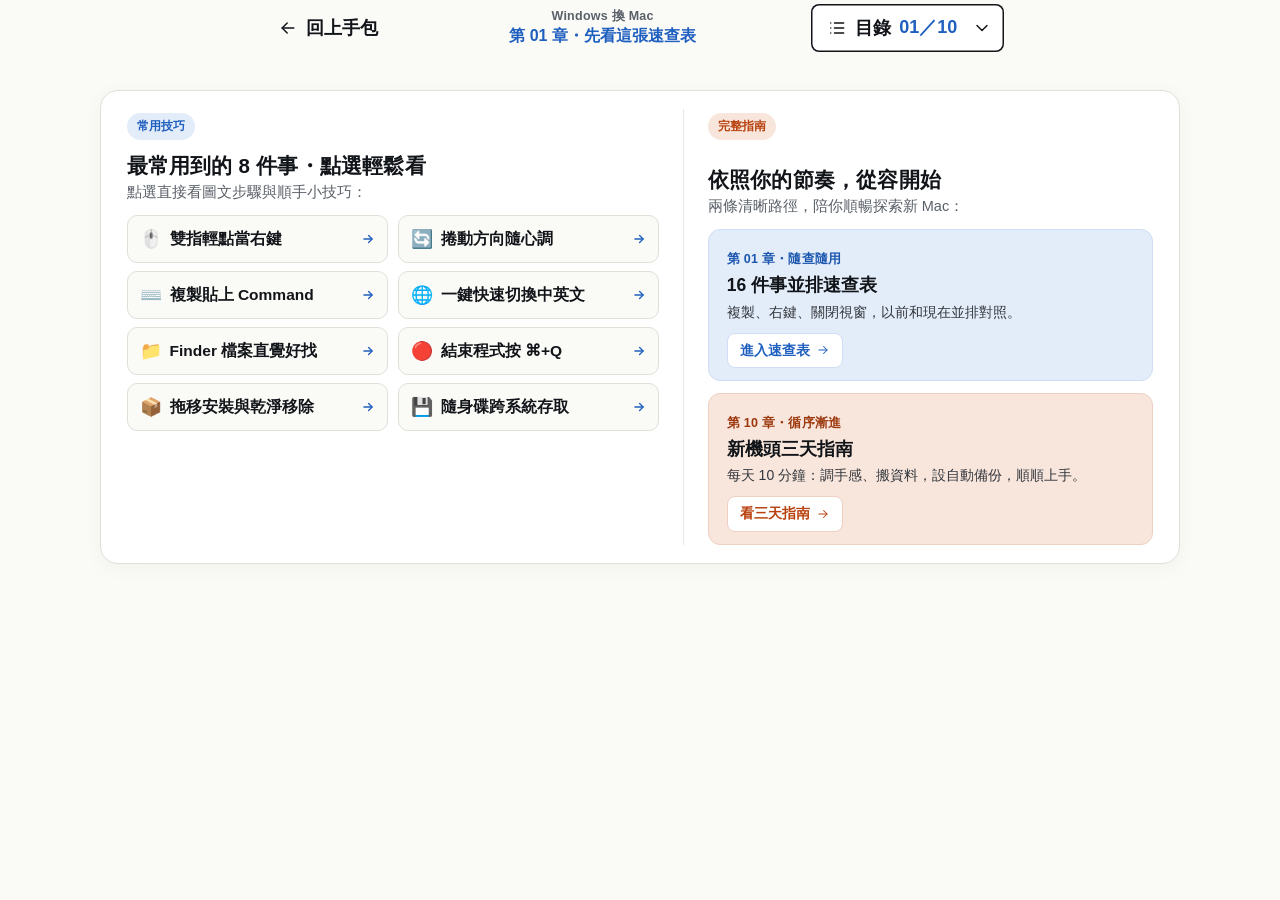
<file: html/windows.html>
<!DOCTYPE html>
<html lang="zh-Hant"><head><meta charset="utf-8"><meta name="viewport" content="width=device-width,initial-scale=1"><meta name="color-scheme" content="light only"><script src="js/boot.js"></script>
<title>Windows 換 Mac｜Mac 上手包</title><link rel="stylesheet" href="css/w1.css"></head><body class="w1 inner"><svg width="0" height="0" style="position:absolute" aria-hidden="true"><defs>
<symbol id="v-fw" viewBox="0 0 24 24"><path d="M5 12h14"/><path d="m13 6 6 6-6 6"/></symbol>
<symbol id="v-bk" viewBox="0 0 24 24"><path d="M19 12H5"/><path d="m11 6-6 6 6 6"/></symbol>
<symbol id="v-up" viewBox="0 0 24 24"><path d="M12 19V5"/><path d="m6 11 6-6 6 6"/></symbol>
<symbol id="v-down" viewBox="0 0 24 24"><path d="m6 9 6 6 6-6"/></symbol>
<symbol id="v-ext" viewBox="0 0 24 24"><path d="M14 4.5h5.5V10"/><path d="M19.5 4.5 11 13"/><path d="M17.5 14v4.5a1 1 0 0 1-1 1h-11a1 1 0 0 1-1-1v-11a1 1 0 0 1 1-1H10"/></symbol>
<symbol id="v-x" viewBox="0 0 24 24"><path d="m6 6 12 12M18 6 6 18"/></symbol>
<symbol id="v-zoom" viewBox="0 0 24 24"><circle cx="10.5" cy="10.5" r="6"/><path d="m15 15 5 5"/><path d="M10.5 8v5M8 10.5h5"/></symbol>
<symbol id="v-search" viewBox="0 0 24 24"><circle cx="11" cy="11" r="6.5"/><path d="m16 16 4 4"/></symbol>
<symbol id="v-list" viewBox="0 0 24 24"><path d="M9 6h11M9 12h11M9 18h11"/><path d="M4.5 6h.01M4.5 12h.01M4.5 18h.01"/></symbol>
<symbol id="v-laptop" viewBox="0 0 24 24"><rect x="5" y="5" width="14" height="10" rx="1.5"/><path d="M2.5 18.5h19"/></symbol>
<symbol id="v-store" viewBox="0 0 24 24"><path d="M4 9.5 5.5 4.5h13L20 9.5"/><path d="M4 9.5c0 1.4 1.1 2.5 2.7 2.5s2.6-1.1 2.6-2.5c0 1.4 1.1 2.5 2.7 2.5s2.7-1.1 2.7-2.5c0 1.4 1 2.5 2.6 2.5S20 10.9 20 9.5"/><path d="M5.5 12v7.5h13V12"/><path d="M10 19.5v-4h4v4"/></symbol>
<symbol id="v-check" viewBox="0 0 24 24"><path d="M12 3.2 5 5.8v5.4c0 4.3 2.9 7.9 7 9.6 4.1-1.7 7-5.3 7-9.6V5.8Z"/><path d="m8.8 12 2.2 2.2 4.3-4.4"/></symbol>
<symbol id="v-pick" viewBox="0 0 24 24"><circle cx="12" cy="12" r="8.5"/><path d="m8.5 12.2 2.4 2.4 4.6-4.8"/></symbol>
<symbol id="v-offline" viewBox="0 0 24 24"><path d="M12 4v10"/><path d="m8 10.5 4 4 4-4"/><path d="M5 17.5v2h14v-2"/></symbol>
<symbol id="v-text" viewBox="0 0 24 24"><path d="M4 18 9 6l5 12"/><path d="M5.8 14h6.4"/><path d="M15.5 18l3-7 3 7"/><path d="M16.4 16h4.2"/></symbol>
</defs></svg>
<header class="ibar"><div class="in col"><a class="btn btn-tertiary back " href="index.html" aria-label="回 Mac 上手包首頁"><svg class="ic bk" aria-hidden="true"><use href="#v-bk"/></svg><span class="lb">回上手包</span></a>
<div class="doc" role="status" aria-label="目前章節"><span class="dt"><span class="dn">Windows 換 Mac</span><span class="cn">第 01 章・先看這張速查表</span></span></div>
<button class="btn btn-secondary chbtn" type="button" aria-expanded="false" aria-controls="panel"><svg class="ic" aria-hidden="true"><use href="#v-list"/></svg><span class="lb">目錄</span><span class="n">01／10</span><svg class="ic" aria-hidden="true"><use href="#v-down"/></svg></button></div><span class="prog"></span></header>
<div class="panel" id="panel" hidden><div class="card col" role="dialog" aria-label="章節">
<div class="ph"><b>全部 10 章</b><button class="btn btn-tertiary pclose " type="button"><svg class="ic up" aria-hidden="true"><use href="#v-up"/></svg><span class="lb">收起</span></button></div>
<div class="prow"><span class="lab"><svg class="ic" aria-hidden="true"><use href="#v-text"/></svg>文字大小</span><div class="seg" role="group" aria-label="文字大小"><button data-fs="20px" aria-pressed="true">標準</button><button data-fs="22px" aria-pressed="false">大</button><button data-fs="24px" aria-pressed="false">特大</button></div></div>
<label class="field"><svg class="ic" aria-hidden="true"><use href="#v-search"/></svg><input id="q" type="search" placeholder="搜尋章節或內容" aria-label="搜尋章節或內容（例如：截圖、隨身碟）" autocomplete="off"><button class="clr" type="button" aria-label="清除搜尋"><svg class="ic" aria-hidden="true"><use href="#v-x"/></svg></button></label><p class="fhint">例如：截圖、隨身碟</p>
<ol class="clist"><li style="--cc:#1F5FBF" data-t="先看這張速查表" data-s="01 先看這張速查表 你已經會用電腦了，只是換了一台。開機、上網、打字、存檔、印東西，這些邏輯完全沒變。真正要重新學的，其實就是下面這幾條。 不用從頭學。把「以前那樣做」換成「現在這樣做」就好。 用生活來想 這就像從開了十年的手排車換成自排車。路還是那條路、目的地還是那個目的地，方向盤也還在同一邊，你要重新習慣的只有換檔那隻手。前三天會一直去摸不存在的排檔桿，第四天就忘記有這回事了。 下面兩張表建議先看過一遍，不用背。真的忘記的時候回來翻，翻個三次就記住了。 每天都會用到的 這八條涵蓋了日常最常用的操作。只記得住一頁的話，就記這一頁。 你要做的事以前在 Windows現在在 Mac 複製、貼上、全選 Ctrl 加 C / V / A 把 Ctrl 換成 Command 就好 按右鍵 滑鼠右鍵 兩根手指在觸控式軌跡板上按一下 關掉一個程式 按右上角的 X Command 加 Q。左上角的紅色圓點只關視窗 找一個程式或檔案 按開始功能表打字搜尋 Command 加 空白鍵，打前幾個字 打開檔案總管 工作列上的資料夾圖示 Dock 最左邊的笑臉圖示，它叫 Finder 切換中文和英文 Shift 或 Ctrl 加 空白鍵 Control 加 空白鍵，或直接按 Caps Lock 截圖 PrintScreen 或剪取工具 Shift 加 Command 加 4，圈出範圍 切換到另一個程式 Alt 加 Tab Command 加 Tab 偶爾會用到的 這幾條不常用，但用到的時候如果不知道，會卡很久。 你要做的事以前在 Windows現在在 Mac 剪下檔案貼到別處 Ctrl 加 X 再 Ctrl 加 V 複製之後，用 Option 加 Command 加 V 貼上 刪掉一個檔案 選起來按 Delete Command 加 Delete，丟到垃圾桶 看檔案的內容和大小 右鍵選「內容」 Command 加 I，叫「取得資訊」 程式沒反應，強制關掉 Ctrl 加 Shift 加 Esc，叫出工作管理員再結束工作 Option 加 Command 加 esc 改系統設定 設定（舊版叫控制台） 左上角蘋果選單，選「系統設定」 安裝一個軟體 下載 exe，一直按「下一步」 從 App Store 下載，或把 App 拖進「應用程式」 移除一個軟體 設定裡的「應用程式」 把那個 App 拖到垃圾桶 壓縮或解壓縮 右鍵選「壓縮成 ZIP 檔案」；rar、7z 要裝 7-Zip 右鍵選「壓縮」；解壓縮直接點兩下 換機最值得先了解的三個小細節 最值得先了解的三個小細節 這三項設定與操作，是從 Windows 換過來最值得先認識的小細節。先了解，用起來就順心不驚慌。 結束程式按 Command 加 Q 按了視窗左上角的紅色圓點，是關閉視窗。要真正結束程式，按 Command 加 Q。第 05 章有完整說明。 捲動方向可自由調整 兩指滑動方向預設為自然捲動，若習慣傳統滑鼠滾輪方式，可以隨時依手感調整。第 04 章有清楚設定步驟。 外接隨身碟讀寫設定 從 Windows 帶過來的隨身碟，在 Mac 預設可以直接讀取；若需跨系統自由寫入，可參考第 09 章設定。 這些事情，你以後不用再做了 很多 Windows 時代養成的習慣，在 Mac 上是多餘的。省下來的時間拿去做別的事。 不用裝防毒軟體 系統本身就有防護，也會自動更新。額外裝的清理或防毒軟體，多半只會拖慢電腦，還很難移除乾淨。 不用做磁碟重組 現在的 Mac 用的是固態硬碟，系統自己會整理。沒有「磁碟重組」這個功能，也不需要。 不用定期清理登錄檔 Mac 沒有「登錄檔」這個東西。網路上叫你買軟體清理的，對 Mac 來說沒有意義。 不用每年重灌一次 Mac 不太會因為用久了就變慢。真的覺得怪，先重新開機，多半就好了。"><a class="ci" data-i="0" href="#ch-1"><span class="n">01</span><span>先看這張速查表</span></a></li><li style="--cc:#B8410E" data-t="Ctrl 換成了 Command" data-s="02 Ctrl 換成了 Command 這是整份教學最重要的一章。你在 Windows 上按了十幾年的 Ctrl，在 Mac 上換成了旁邊那顆 Command。搞定這一件事，大部分的不習慣就消失了。 先找到 Command 鍵：它就在空白鍵的左右兩邊，上面印著一朵四葉的花。 兩邊鍵盤最下面那排的排列不一樣。最常錯的是把 Mac 的 Control 當成 Windows 的 Ctrl：名字很像，位置也接近，但功能完全不同。 三顆鍵的對應關係 記住這三行，其他快速鍵你自己就推得出來。 這顆鍵以前在 Windows現在在 Mac 主要的那顆 Ctrl，在最左下角 Command，緊貼著空白鍵 次要的那顆 Alt Option，就在 Command 外面一顆 名字一樣的那顆 Ctrl 什麼都能做 Control 很少單獨用，主要拿來切輸入法 最常見的手誤 想複製卻按成 Control 加 C，結果什麼都沒發生。因為 Mac 的 Control 不是那顆。手指往右邊移一顆，按空白鍵旁邊那顆才對。 直接換掉 Ctrl 就成立的 這一組最好記：你原本會的組合鍵，把 Ctrl 換成 Command，動作完全一樣。 要做的事按什麼 複製Command 加 C 貼上Command 加 V 全選Command 加 A 儲存Command 加 S 復原上一步Command 加 Z 要做的事按什麼 在頁面裡找字Command 加 F 列印Command 加 P 開新視窗Command 加 N 關掉這個視窗Command 加 W 切換程式Command 加 Tab 換掉 Ctrl 不成立的四件事 這四個沒有一對一的對應，要另外記。也是從 Windows 換過來最值得先熟悉的四個。 剪下檔案：Mac 沒有這個動作 在 Windows 你會對檔案按 Ctrl 加 X。Mac 的 Command 加 X 只能剪文字，對檔案沒有反應。正確做法是先複製，貼的時候改成「搬移」：在原本的位置按 Command 加 C，到目的地按 Option 加 Command 加 V，檔案就搬過去了，原地不會留一份。 刪除鍵只往左邊刪 Mac 筆電鍵盤上那顆 delete，等於 Windows 的 Backspace，只會刪掉游標左邊的字。要刪右邊的字，按 fn 加 delete。要刪檔案，是 Command 加 delete。 強制關掉沒反應的程式 Windows 是 Ctrl 加 Shift 加 Esc，叫出工作管理員再結束工作。Mac 是 Option 加 Command 加 esc，會跳出一個清單，選那個沒反應的程式，按「強制結束」。 截圖不是按一顆鍵 Mac 沒有 PrintScreen。Shift 加 Command 加 3 是整個螢幕，Shift 加 Command 加 4 是自己圈範圍，Shift 加 Command 加 5 會打開一整排選項，包含錄影。圖預設會直接存到桌面。 中文和英文怎麼切 Windows 上你可能按 Shift 或 Ctrl 加 空白鍵。Mac 上有兩個做法，選一個順手的用就好。 用組合鍵 按 Control 加 空白鍵，在你裝的輸入法之間切換。 裝了三種以上輸入法的話，這個鍵是「上一個」，會在最近用的兩種之間來回跳。 用 Caps Lock（推薦） 直接按 Caps Lock 就能在中文和英文之間切換，一顆鍵解決，不用按組合。 要打全大寫的話，把 Caps Lock 按住不放一秒鐘，燈亮起來就是大寫鎖定。 如果 Caps Lock 沒有反應 表示這個功能沒開。去 蘋果選單 › 系統設定 › 鍵盤 › 文字輸入 › 輸入方式 › 編輯裡面，把「使用大寫鎖定鍵來切換上次使用的拉丁輸入方式及目前輸入方式」打開。 忘記快速鍵的時候，看選單列 Mac 有一個 Windows 沒有的好處：每個功能旁邊都寫著它的快速鍵。不用背，用久了自然會記得。 打開任何一個程式，看螢幕最上面那排選單。點開「檔案」或「編輯」，右邊那一欄小小的符號就是快速鍵。⌘ 是 Command、⌥ 是 Option、⇧ 是 Shift、⌃ 是 Control。 用生活來想 就像餐廳菜單上每道菜旁邊都標了編號。你不需要背編號，點菜的時候看一眼就好，點久了自然記得「三號是牛肉麵」。 我用的是外接的 Windows 鍵盤，怎麼辦 可以直接用，位置會自動對應：Windows 鍵當成 Command，Alt 鍵當成 Option。位置不順手的話，去系統設定 › 鍵盤 › 鍵盤快速鍵 › 變更鍵，可以把每顆鍵指定成你要的功能。 Mac 鍵盤上沒有 Home、End、Page Up 這幾顆 筆電鍵盤確實沒有，改用 fn 加方向鍵：fn 加左是 Home、fn 加右是 End、fn 加上是 Page Up、fn 加下是 Page Down。 按了 F1 到 F12，跑出來的是亮度和音量 Mac 預設把最上面那排當成功能鍵在用。要它們變回 F1 到 F12，按住 fn 再按。想永遠當 F 鍵用，去系統設定 › 鍵盤 › 鍵盤快速鍵 › 功能鍵，打開「使用 F1、F2 等按鍵作為標準功能鍵」。"><a class="ci" data-i="1" href="#ch-2"><span class="n">02</span><span>Ctrl 換成了 Command</span></a></li><li style="--cc:#2E7A4C" data-t="沒有開始功能表的桌面" data-s="03 沒有開始功能表的桌面 第一次看 Mac 的桌面，會覺得少了東西：左下角沒有開始按鈕，下面那排也不太像工作列。其實該有的都有，只是換了位置。 Windows 的東西集中在左下角，Mac 拆成上下兩條：上面是選單列，下面是 Dock。 上面是你熟悉的 Windows 桌面，下面是 Mac。三個編號是三組對應關係，下面一項一項說。 桌面三個區域的對應 這一區負責以前在 Windows現在在 Mac 找程式、找檔案 左下角的開始功能表，打字搜尋 Command 加 空白鍵 叫出 Spotlight，打字搜尋 看所有裝了什麼 開始功能表的程式清單 Dock 上的「App」，或 Finder 側邊欄的「應用程式」 切換和固定常用程式 下方工作列 下方的 Dock 音量、Wi-Fi、電池 右下角通知區域 右上角選單列，開關集中在「控制中心」 這個程式的功能選單 每個視窗自己上面那排 螢幕最上面那排，會跟著你現在用的程式換 選單列：Mac 最不一樣的一件事 這一點值得單獨講，因為它跟 Windows 的邏輯真的不同，很多人用了半年才發現。 Windows 的做法 每個視窗自己頭上有一排「檔案、編輯、檢視」。開三個視窗，就有三排選單。 要用哪個程式的功能，就去那個視窗上面找。 Mac 的做法 整個螢幕最上面只有一排選單，而且它顯示的是你現在正在用的那個程式。 點一下另一個視窗，最上面那排的內容就整個換掉了。左邊第二個字就是程式名稱，看那裡就知道現在是誰。 用生活來想 像是會議室門口的那塊電子看板。房間只有一塊看板，上面寫的是「現在裡面在開什麼會」。換一組人進去，看板就換內容。你不會期待每張桌子上都各有一塊。 找不到功能的時候，先看左上角 很多人好奇「這個程式的設定在哪裡」，其實是看錯地方。設定不在視窗裡，在最上面那排選單、程式名稱的下拉選單裡，通常叫「設定⋯」。所有程式都一樣。 Dock 不完全等於工作列 長得像，但有一個關鍵差別：Dock 上有圖示，不代表那個程式正在執行。 這件事以前在 Windows現在在 Mac 怎麼知道程式在跑 工作列上有沒有那個按鈕 看圖示下方有沒有一個小點 把常用程式放上去 右鍵選「釘選到工作列」 把 App 直接拖到 Dock 上，或右鍵選「保留在 Dock 上」 拿掉不要的 右鍵選「取消釘選」 右鍵選「從 Dock 中移除」，或直接拖出 Dock 往桌面一丟 右邊那一區 通知區域的小圖示 最近用過的 App、下載項目和垃圾桶 垃圾桶在 Dock 最右邊，不在桌面上。這也是常找不到的東西之一。 取代開始功能表的兩個工具 Windows 找東西只有一個入口，Mac 拆成兩個，各有各的場合。 Spotlight：知道名字就用它 按 Command 加 空白鍵，打前兩三個字，按 Return。程式、檔案、信件、設定選項都找得到，還能直接算數學和換匯率。這是 Mac 上最好用的一招，建議從第一天就開始用。 「App」：想用眼睛慢慢找就用它 Dock 上有一個由小方格組成的圖示，叫「App」。點下去會蓋滿整個螢幕，列出所有裝好的程式，像手機的主畫面一樣。想不起來名字、只記得圖示長什麼樣的時候用這個。 四指往上滑：看現在開了哪些視窗 四根手指在觸控式軌跡板上往上滑，所有開著的視窗會攤開來排在螢幕上，這叫「指揮中心」。等於 Windows 的工作檢視（Win 加 Tab），視窗開很多的時候特別好用。 幾個「它去哪了」的答案 「我的電腦」在哪裡 Mac 沒有這個圖示，因為你平常不需要它。你的檔案在 Finder 側邊欄的「桌面」「文件」「下載項目」裡，直接點就到。真的想看整顆硬碟，在 Finder 選單列點「前往」再選「電腦」。第 06 章會完整說明。 「顯示桌面」的按鈕在哪 Windows 是工作列最右邊那一小條。Mac 是用手勢：拇指和另外三根手指張開，所有視窗會退到旁邊，露出桌面。再捏回來就復原。 怎麼關機、重新開機 點螢幕左上角的蘋果圖示，裡面有「睡眠」「重新開機」「關機」。不過 Mac 平常不太需要關機，闔上螢幕它就睡了，開蓋馬上能用。 桌面上為什麼幾乎沒有圖示 Mac 桌面預設是乾淨的，內建硬碟、網路、資源回收筒都不會放在上面。你自己存到桌面的檔案會出現，插上的外接隨身碟也會出現在桌面。不想看到它，在 Finder 選單列點「Finder」再選「設定⋯」，在「一般」裡取消勾選「外接磁碟」。"><a class="ci" data-i="2" href="#ch-3"><span class="n">03</span><span>沒有開始功能表的桌面</span></a></li><li style="--cc:#7A3FC0" data-t="右鍵在哪、捲動反了" data-s="04 右鍵在哪、捲動反了 觸控式軌跡板上看不到左右鍵，滑起來的方向還跟以前相反。這兩件事是換過來的第一天最不舒服的地方，五分鐘就能解決。 右鍵沒有不見，它變成「用兩根手指按一下」。 兩指同時放在板子上，往下按到有喀一聲。不需要按特定位置，整片板子哪裡按都算。 如果你比較習慣「點一下」而不是「按下去」，可以改成兩指輕點就好，不用真的壓下去。設定的地方在下面。 右鍵的三種按法，挑一種 你的裝置以前在 Windows現在在 Mac 筆電的觸控板 板子右下角，或右鍵按鈕 兩根手指按一下（預設） Apple 觸控滑鼠（巧控滑鼠） 滑鼠右鍵 滑鼠表面偏右的位置按一下 任何一般滑鼠 滑鼠右鍵 一樣按右鍵，可以直接用 不想用兩指的話 不適用 按住 Control 再點一下，效果一樣 觸控滑鼠（巧控滑鼠）第一次用要注意 它整片表面都是按鈕，看不出左右。預設是有分左右的，按偏右邊就是右鍵。如果按了沒反應，去系統設定 › 滑鼠，確認「輔助按鈕」是設成「按一下右側」。 捲動方向：先決定要不要改 這是最多人第一天就想罵人的設定。花一分鐘決定，決定好就別再動它。 Mac 預設的邏輯是「手指推的是紙，不是捲軸」。手指往下滑，紙就往下走，所以你會看到上面的內容。 維持預設（自然捲動） 和 iPhone、iPad 的方向一致。如果你手機用得多，兩三天就會習慣，而且以後在手機和電腦之間切換不會錯亂。 建議先撐三天再決定。 改回 Windows 的方向 去系統設定 › 觸控式軌跡板 › 捲動與縮放，把「自然捲動」關掉。 用滑鼠的話，系統設定 › 滑鼠裡面也有一個一樣的開關，兩邊是分開的，都要關。 四個值得學的手勢 Windows 的觸控板手勢多半可有可無，Mac 上這四個是真的每天都會用到。 兩指上下滑：捲動頁面 取代滑鼠滾輪。左右滑則是回上一頁、下一頁，在瀏覽器裡特別好用，比找返回按鈕快。 兩指捏合或張開：縮放 和手機一樣。看照片、看 PDF、放大網頁字體都用它，不用再按 Ctrl 加滾輪。 四指往上滑：看所有開著的視窗 這是「指揮中心」。視窗開太多找不到的時候滑一下，全部攤開讓你挑。等於 Windows 的工作檢視（Win 加 Tab）。 四指左右滑：切換全螢幕的程式 把程式切成全螢幕之後，它會變成一個獨立的桌面。四指左右滑就在這些桌面之間移動，等於 Windows 的虛擬桌面切換。 全部的手勢清單在系統設定 › 觸控式軌跡板，每一項旁邊都有動畫示範，看得到才學得起來。 覺得游標太慢或太快 這也是換機第一天常有的感覺，因為兩邊出廠的預設速度不一樣。 調游標速度 系統設定 › 觸控式軌跡板 › 點按，最上面那條「軌跡速度」。滑鼠的話在「滑鼠」裡，一樣的位置。 改成輕點就好，不用壓 同一頁裡把「點一下來選按」打開。之後手指輕碰就等於按一下，用久了手比較不累。 可以用外接的 Windows 滑鼠嗎 可以，插上去就能用，左右鍵和滾輪都正常。有些滑鼠的側邊按鍵要裝廠商的驅動程式才會動，那個要去該廠牌的網站下載 Mac 版。 滑鼠滾輪的方向也可以調整嗎 可以。滑鼠和觸控式軌跡板的自然捲動是兩個獨立的開關，調整觸控板不會連動到滑鼠，可以在系統設定 › 滑鼠裡另外關閉。 兩指按了跳出選單，但選項比 Windows 少很多 正常。Mac 的右鍵選單刻意保持精簡。按住 Option 再按右鍵，選單會多出一批進階選項，例如「拷貝為路徑名稱」。"><a class="ci" data-i="3" href="#ch-4"><span class="n">04</span><span>右鍵在哪、捲動反了</span></a></li><li style="--cc:#1F5FBF" data-t="紅色叉叉不是關程式" data-s="05 紅色叉叉不是關程式 視窗右上角的三顆按鈕跑到左上角，還變成了三個小圓點。位置換了不打緊，重點是紅色那顆的意思跟 Windows 不一樣。 紅色只關掉這個視窗，程式還在背景跑。要真的結束，按 Command 加 Q。 三顆圓點平常是灰的，滑鼠移過去才會顯示裡面的符號。左邊紅、中間黃、右邊綠，順序固定不會變。 三顆圓點各是什麼 這顆按鈕以前在 Windows現在在 Mac 紅色（最左邊） 右上角的 X，按了程式就關了 只關掉這個視窗，程式繼續在背景執行 黃色（中間） 最小化，縮到工作列 縮到最小，縮進 Dock 的右邊那一區 綠色（最右邊） 最大化，填滿桌面但工作列還在 進入全螢幕，連上面那排選單列都會藏起來 綠色不是「最大化」 很多人按了綠色之後嚇一跳，因為整個畫面被吃掉，上面那排選單也不見了。要退出來，把滑鼠移到螢幕最上緣，選單列會滑下來，再點一次綠色圓點；或直接按 esc。 想要 Windows 那種「最大化」的話 Mac 上有兩個做法可以達到差不多的效果，不用被綠色全螢幕綁住。 最快：按住 Option 再點綠色 按住 Option 不放，綠色圓點裡的符號會變成加號，這時候點下去就是「填滿桌面但選單列還在」，最接近 Windows 的最大化。 要並排兩個視窗 把視窗拖到螢幕左邊或右邊的邊緣，放手就會自動貼齊一半，和 Windows 一樣。 也可以在選單列的「視窗」選單裡找「移動與調整大小」，裡面有「填滿」「左側」「右側」可以選。 怎麼確認程式真的關了 這件事影響的不只是強迫症，程式一直開著會吃電池。 看 Dock 圖示下面有沒有小點 有小點就是還在跑。沒有小點，才是真的關掉了。這是最直接的判斷方式，養成掃一眼的習慣。 用 Command 加 Q 結束 在那個程式的視窗上按 Command 加 Q，或在選單列點程式名稱、選「結束」。這才等於 Windows 按右上角 X 的效果。 程式沒反應就強制結束 按 Option 加 Command 加 esc，跳出來的清單選那個未回應的程式，按「強制結束」。這等於 Windows 工作管理員裡的「結束工作」。 想看誰在吃資源，用「活動監視器」 按 Command 加 空白鍵，打「活動監視器」。它對應工作管理員看效能的那一部分，可以看 CPU、記憶體、電池用量，也能在這裡結束程式。 視窗之間怎麼切 Windows 的 Alt 加 Tab 是切「視窗」，Mac 的 Command 加 Tab 是切「程式」。這個差別會讓人找不到自己剛剛開的那個檔案。 你想做的按什麼 換到另一個程式Command 加 Tab 同一個程式的不同視窗之間換Command 加 `（Tab 上面那顆） 攤開現在所有視窗來挑四指往上滑 只看這個程式開了哪些視窗Control 加 下方向鍵 用生活來想 Windows 像是把所有文件都攤在同一張桌上，Alt 加 Tab 是一張一張翻。Mac 是先分成好幾個抽屜，Command 加 Tab 換抽屜，換到抽屜之後再挑裡面的文件。 黃色圓點縮起來的視窗，怎麼叫回來 它會縮到 Dock 最右邊、垃圾桶左邊那一區，變成一個小縮圖，點一下就回來。找不到的話，用 Command 加 Tab 切到那個程式也會回來。 關掉所有視窗之後，程式還開著會怎樣 不會怎樣，它只是待命，占用的資源很少。不過選單列會一直是那個程式的，容易看錯。介意的話就順手 Command 加 Q。 為什麼有些程式關掉視窗就真的結束了 因為那類程式只有一個視窗，關掉就沒事做了，例如「系統設定」「計算機」。有文件概念的程式（瀏覽器、文書、郵件）才會留在背景。"><a class="ci" data-i="4" href="#ch-5"><span class="n">05</span><span>紅色叉叉不是關程式</span></a></li><li style="--cc:#B8410E" data-t="沒有 C 槽，檔案在哪" data-s="06 沒有 C 槽，檔案在哪 打開 Finder 卻找不到 C 槽 D 槽，是每個從 Windows 換過來的人的第一個問號。答案是：Mac 也有硬碟，只是它不希望你花時間在那裡面。 忘掉磁碟機代號。你的東西只在五個資料夾裡：桌面、文件、下載項目、圖片、影片。 左邊是 Windows 你熟悉的樹狀結構，右邊是 Mac。系統檔案不是不存在，是被收起來了，你不會不小心刪到。 Finder 就是檔案總管 Dock 最左邊那個藍色笑臉。它始終保持執行，因為它就是桌面與檔案管理本身。 四個編號對應下面四段說明。第一次打開建議照著看一遍，之後就很少需要摸索。 Finder 各部位對應檔案總管的哪一塊 這個部分以前在檔案總管現在在 Finder 左邊那一排捷徑 快速存取 側邊欄，可以把常用資料夾拖進去 顯示方式 大圖示、詳細資料、清單 圖像、列表、直欄、圖庫共四種 看得到目前路徑 上方位址列，一直都在 路徑列，預設關著，按 Option 加 Command 加 P 打開 直接打路徑跳過去 在位址列打 C:\... Shift 加 Command 加 G，叫「前往檔案夾」 搜尋 右上角搜尋框 右上角搜尋框，或 Command 加 F 兩個一定要先打開的設定 這兩個預設是關的，而 Windows 使用者非常依賴它們。開了之後 Finder 會順手很多。 顯示副檔名 Mac 預設把 .docx .jpg 這些藏起來。在 Finder 選單列點「Finder」選「設定⋯」，切到「進階」，勾「顯示所有檔案副檔名」。 顯示路徑列 打開 Finder，按 Option 加 Command 加 P。視窗底部會多一條，顯示你現在在哪一層，跟位址列一樣好用。 順便：顯示捲軸 Mac 的捲軸平常是隱藏的，很容易誤以為「這個資料夾就這幾個檔案」。去系統設定 › 外觀 › 顯示捲軸，改成「總是」。 檔案操作對照 你要做的事以前在 Windows現在在 Mac 新增資料夾 Ctrl 加 Shift 加 N Shift 加 Command 加 N 重新命名 按 F2 選起來按 Return，或點一下名字停一下再點 看檔案資訊 右鍵「內容」 Command 加 I，叫「取得資訊」 不開軟體快速看內容 檔案總管的「預覽窗格」要手動打開，沒有一按就看的快速鍵 選起來按空白鍵，叫「快速查看」，非常好用 刪除 按 Delete Command 加 Delete 清空資源回收筒 桌面右鍵「清空資源回收筒」 Dock 最右邊的垃圾桶，右鍵「清空垃圾桶」 複製一份在原地 複製再貼上 Command 加 D，叫「複製」 壓縮成一包 右鍵「傳送到」再選壓縮資料夾 右鍵選「壓縮」，直接產生 zip 再說一次剪下貼上 這是 Finder 裡最值得注意的一件事。Command 加 X 對檔案沒有作用。要搬移檔案：先在原地 Command 加 C 複製，到目的地按 Option 加 Command 加 V。或者更簡單：開兩個 Finder 視窗，直接把檔案拖過去。 檔案存到哪裡去了 從瀏覽器下載的東西，一律進「下載項目」。這一點和 Windows 一樣，路徑不同而已。 從程式裡按「儲存」的話，Mac 的儲存視窗預設是收起來的小視窗，只顯示檔名和一個位置下拉選單。很多人沒注意到那個位置，按了儲存就找不到檔案。點右邊的小箭頭可以展開成完整的資料夾清單，就跟 Windows 的另存新檔一樣。 找不到剛存的檔案 按 Command 加 空白鍵 打檔名。或打開 Finder 側邊欄的「最近項目」，剛動過的檔案都在那裡。 想固定存到某個資料夾 把那個資料夾拖進 Finder 側邊欄，之後儲存視窗的位置清單裡就會有它，一點就到。 那我的硬碟到底在哪 它叫「Macintosh HD」。在 Finder 選單列點「前往」再選「電腦」就看得到。裡面的「系統」「資源庫」這些資料夾請不要動，那是系統的東西，也刪不掉。 可以再分一個 D 槽出來放資料嗎 技術上可以，但不建議。Mac 的設計是一顆硬碟一個空間，分割之後兩邊都會卡，反而更難用。要分開放，用資料夾就好，或外接一顆硬碟。 資料夾裡的檔案好像不齊，只有幾個 先兩指往上滑看看下面。Mac 的捲軸平常隱藏，右邊沒有灰色長條不代表沒有東西。上面第三個設定就是在講這件事。 Finder 搜尋出來的東西太多、都不是我要的 搜尋框下面有一列可以選「這部 Mac」或「目前的檔案夾」，改成目前的檔案夾就會準很多。想固定這個行為，在 Finder 設定的「進階」裡把搜尋改成「搜尋目前的檔案夾」。"><a class="ci" data-i="5" href="#ch-6"><span class="n">06</span><span>沒有 C 槽，檔案在哪</span></a></li><li style="--cc:#2E7A4C" data-t="沒有 exe，怎麼裝軟體" data-s="07 沒有 exe，怎麼裝軟體 Windows 裝軟體是「下載一個檔案，一直按下一步」。Mac 的邏輯不一樣：多數時候你只是把一個東西拖進資料夾，就算裝好了。 Mac 上的 App 是一個完整的東西，不是一堆散裝檔案。搬進去叫安裝，丟掉就叫移除。 用生活來想 Windows 裝軟體像請師傅來家裡裝冷氣：要打洞、拉管線、接電，東西散在牆裡牆外，拆的時候也得請人來拆。Mac 比較像買一台電風扇，從箱子裡拿出來放到客廳就能用，不要了就整台搬走，牆上不會留洞。 三種安裝來源 來源以前在 Windows現在在 Mac 官方商店 Microsoft Store，很少人用 App Store，最安全，更新會自動處理 從官網下載 下載 .exe 或 .msi，一路按下一步 下載 .dmg，打開後把 App 拖進「應用程式」 需要安裝程式的 同上 少數會給 .pkg，那個就跟 Windows 一樣按下一步 日常用的軟體多半走前兩種。看到 .dmg 不要怕，它不是壓縮檔，是一個「虛擬光碟」。 dmg 的正確安裝流程 這是新手最常做錯的一件事，錯了不會壞掉，但每次開軟體都會怪怪的。 幾乎所有 dmg 打開後都長這樣：左邊一個 App 圖示，右邊一個「應用程式」資料夾，中間一個箭頭。它在告訴你要做什麼。 在「下載項目」裡點兩下那個 dmg 會跳出一個視窗，同時 Finder 側邊欄下方會多出一個像磁碟的東西。這代表它被「掛載」起來了，像插了一張光碟進去。 把 App 圖示拖到「應用程式」資料夾 視窗裡通常已經幫你放好了「應用程式」的捷徑，直接拖過去放手，複製完成就是安裝完成。這一步就是全部的安裝過程。 退出那個磁碟，再把 dmg 刪掉 在 Finder 側邊欄找到剛才多出來的那一項，點旁邊的退出符號。然後把「下載項目」裡的 dmg 丟到垃圾桶，它已經沒用了。 之後從「應用程式」或 Spotlight 打開 按 Command 加 空白鍵 打前幾個字就能開。想放到 Dock，開起來之後在 Dock 圖示上按右鍵，選「保留在 Dock 上」。 最常見的錯誤：直接從 dmg 裡開來用 沒有拖進「應用程式」就直接點兩下開，軟體是會動，但那等於「每次都要先插光碟」。徵狀是：重開機之後找不到那個 App、或桌面上一直有一個磁碟圖示賴著不走。發現弄錯了不用重下載，把 dmg 再打開一次，補拖進去就好。 第一次打開被系統擋下來 從官網下載的軟體，第一次開可能會跳出「已阻擋⋯以保護你的Mac」。這不是中毒，是系統的預設保護。 如果你信任這個來源 去系統設定 › 隱私權與安全性，往下捲到「安全性」那一段，會看到剛才被擋的那個 App，旁邊有一顆「強制打開」，點下去就好。 只要做一次，以後直接開。 如果你不確定來源 那就不要開。這個提示本身就是在提醒你：這個軟體不是從 App Store 來的，系統也認不出開發者。 先回頭確認一下，你是不是從搜尋結果的廣告連結、而不是官方網站下載的。 同一頁的「允許以下來源的應用程式」建議維持「App Store 與已知的開發者」，不要改成「任何來源」。 怎麼移除軟體 沒有 Windows 設定裡「應用程式」清單那種地方，因為不需要。 從「應用程式」拖到垃圾桶 打開 Finder，點側邊欄的「應用程式」，找到那個 App，拖到 Dock 最右邊的垃圾桶。清空垃圾桶就真的沒了。 有些軟體自帶移除工具 Adobe、部分防毒和驅動程式類的軟體例外，它們在「應用程式」裡會有一個 Uninstaller，用那個移除比較乾淨。 Windows 上買的軟體，可以裝到 Mac 嗎 程式本身不能直接用，兩邊是不同的系統。不過很多軟體有 Mac 版，而且授權常常是共用的（例如 Microsoft 365、Adobe），去官網用同一個帳號登入下載 Mac 版就好。純 Windows 專用的軟體則要找替代品，下一章有對照表。 要不要裝防毒軟體 一般使用不用。macOS 內建的防護會自動更新，而且第三方的清理和防毒軟體在 Mac 上經常是反效果：吃資源、跳廣告、還很難移除。公司規定要裝的話另當別論。 移除 App 之後，設定檔會留著嗎 會留一些在系統的資源庫裡。多數 App 留下的很小，不影響效能；大型軟體（例如影音剪輯、設計類）可能留下較多資料或快取，需要時用它自帶的移除工具會比較乾淨。好處是之後重新安裝，設定還在。"><a class="ci" data-i="6" href="#ch-7"><span class="n">07</span><span>沒有 exe，怎麼裝軟體</span></a></li><li style="--cc:#7A3FC0" data-t="常用軟體換成什麼" data-s="08 常用軟體換成什麼 你每天在 Windows 上開的那幾個程式，Mac 幾乎都有對應的。多數是系統內建，不用另外裝也不用花錢。 先別急著裝軟體。開機當天內建的這些，就足以應付大部分的事。 Finder 檔案總管 Safari 瀏覽器 郵件 Outlook 預覽程式 看圖、看 PDF 備忘錄 記事本 系統設定 設定 活動監視器 工作管理員 時光機 檔案備份 文書與辦公 用途以前在 Windows現在在 Mac 文件 Word Pages（內建、免費），或照樣裝 Word 試算表 Excel Numbers（內建、免費），或照樣裝 Excel 簡報 PowerPoint Keynote（內建、免費），或照樣裝 PowerPoint 記事 記事本 文字編輯（純文字），或備忘錄（能貼圖、能同步手機） 畫圖、標註 小畫家 預覽程式可以標註和塗改；要自由畫用無邊記 要交檔案給同事的話 Pages、Numbers、Keynote 存出來是自己的格式，Windows 打不開。要給人的時候，在「檔案」選單選「輸出至」，轉成 Word、Excel、PowerPoint 或 PDF 再寄。常常要跟 Windows 同事來回改稿的話，直接裝 Microsoft 365 的 Mac 版最省事。 看圖、影音、PDF 用途以前在 Windows現在在 Mac 看圖片 相片 App 預覽程式；或選起來按空白鍵直接看 看 PDF、簽名 Adobe Reader 預覽程式，內建就能填表和手寫簽名 看影片 Windows 媒體播放器 QuickTime Player；格式雜的話裝 VLC 管理照片 相片 App 照片，會和 iPhone 同一份 錄螢幕 Xbox Game Bar Shift 加 Command 加 5，直接錄 解壓縮 zip 內建就能開；rar、7z 要裝 7-Zip zip 點兩下就開；rar 或 7z 要裝 The Unarchiver 上網與通訊 用途以前在 Windows現在在 Mac 瀏覽器 Edge、Chrome Safari（內建，最省電）；Chrome、Edge 也都有 Mac 版 收信 Outlook 郵件（內建），或照樣裝 Outlook 通訊軟體 LINE、Teams 都有 Mac 版，去 App Store 或官網下載 傳檔案給手機 用 LINE 傳給自己，或接傳輸線 AirDrop，對 iPhone 直接無線丟過去 記密碼 瀏覽器記憶，或另裝軟體 「密碼」App，和 iPhone 同一份 系統工具 用途以前在 Windows現在在 Mac 改設定 控制台、設定 系統設定 看誰在吃資源 工作管理員 活動監視器 管理硬碟、格式化 磁碟管理 磁碟工具程式 備份檔案 檔案歷程記錄 時光機 雲端空間 OneDrive iCloud 雲碟；OneDrive 也有 Mac 版 下指令 命令提示字元、PowerShell 終端機 指紋登入 Windows Hello Touch ID 公司要用的系統只支援 Windows，怎麼辦 先確認是不是網頁版的，如果是，用 Safari 或 Chrome 開通常沒問題。真的是 Windows 專用軟體，可以問公司有沒有遠端桌面可以連，那是最簡單的解法。 注音輸入法用起來不太一樣 內建的注音預設是自動選字，打完一整句再按 Return，比一個字一個字選快。真的不習慣，可以在系統設定 › 鍵盤 › 文字輸入裡調整，或另外裝習慣的第三方輸入法。 字體不一樣，開 Word 檔會跑版 常見原因是 Windows 常用的新細明體、微軟正黑體 Mac 預設沒有。要跟同事來回改稿的話，兩邊都改用裝得到的共通字體（例如思源黑體），或最後定稿轉 PDF 再寄。"><a class="ci" data-i="7" href="#ch-8"><span class="n">08</span><span>常用軟體換成什麼</span></a></li><li style="--cc:#1F5FBF" data-t="隨身碟、印表機、螢幕" data-s="09 隨身碟、印表機、螢幕 周邊設備多半插上去就能用，不用找驅動程式光碟，也不用去官網下載。只要認識隨身碟格式，就能在 Mac 與 Windows 之間順暢讀寫、自由傳檔。 從 Windows 帶來的隨身碟，Mac 預設可以直接讀取；若想自由寫入檔案，選對格式即可。 用生活來想 這就像一本用你看得懂的語言寫的筆記本，你讀得很順，但那本子的裝訂方式讓你沒辦法往裡面加頁。內容沒問題，是本子的規格不合。 隨身碟格式與跨系統讀寫 因為那顆隨身碟是 NTFS 格式，那是 Windows 專用的格式。macOS 可以讀，但不能寫。要兩邊都能存，格式要換成 exFAT。 格式在 Windows在 Mac NTFS 讀寫都行，Windows 的預設 預設支援讀取，無法寫入 exFAT 讀寫都行 讀寫都行，兩邊互通就用這個 FAT32 讀寫都行 讀寫都行，但單一檔案不能超過 4GB APFS 看不到這顆碟 讀寫都行，Mac 專用 怎麼知道自己的是哪一種 把隨身碟插上，在 Finder 側邊欄點一下它，按 Command 加 I，「格式」那一欄就會寫。看到 Windows NT 檔案系統就是 NTFS。 要改格式的話 改格式會清空整顆碟。裡面的東西先複製到 Mac 上（讀是讀得到的），再動手。 先把裡面的檔案全部複製出來 插上隨身碟，把內容整包拖到 Mac 的「文件」或桌面。這一步不做，等一下全部會不見。 打開「磁碟工具程式」 按 Command 加 空白鍵，打「磁碟工具程式」。左邊清單裡點選那顆隨身碟，注意是點裝置本身，不是它底下那一層。 按上方的「清除」，格式選 ExFAT 名稱隨便取，格式選 ExFAT，架構如果有得選就選「主開機記錄」。按「清除」，幾秒就好。 把檔案複製回去 現在這顆碟在 Mac 和 Windows 兩邊都能讀寫了。把剛才備份出來的東西丟回去。 不想改格式、又非得在 Mac 上寫入 NTFS 的話，市面上有付費的第三方驅動程式。一般用途不建議，換成 exFAT 單純很多。 拔隨身碟之前要先退出 以前在 Windows 右下角的「安全地移除硬體」，很多人其實直接拔。 現在在 Mac 在 Finder 側邊欄，那顆碟的名字旁邊有一個退出符號，點一下。名字消失了才拔。 也可以把它從桌面拖到垃圾桶，垃圾桶會變成退出符號，這是 Mac 的老習慣。 沒退出就直接拔，通常沒事，但檔案正在寫入的時候拔會壞檔。養成習慣比較保險。 印表機、螢幕、其他周邊 設備以前在 Windows現在在 Mac 印表機 裝驅動程式，再新增印表機 同一個 Wi-Fi 下多半自動出現，列印時直接選 找不到印表機 控制台的裝置和印表機 系統設定 › 印表機與掃描器，按加號 外接螢幕 接上去，按 Win 加 P 選模式 接上去自動延伸；系統設定 › 顯示器可改成鏡像 藍牙耳機、鍵盤 設定裡新增藍牙裝置 右上角控制中心的藍牙，或系統設定 › 藍牙 接投影機 HDMI 線，按 Win 加 P HDMI 或 USB-C 轉接，接上就投；要同畫面就開鏡像 SD 卡、讀卡機 插上出現一個磁碟機 插上出現在 Finder 側邊欄，用完一樣要退出 要去哪裡下載印表機驅動程式 通常不用。macOS 內建了大部分廠牌的驅動，插上或在同一個 Wi-Fi 下就會自己抓。真的抓不到，才去該廠牌官網找 macOS 版本。掃描功能有時候要裝廠商的軟體才完整。 MacBook 的孔好像不夠用 比較新的機型主要是 USB-C 埠。要接舊的 USB 隨身碟、HDMI、SD 卡，買一個多功能轉接器就解決了，這是最常見的第一個配件。 外接螢幕的字看起來很模糊 去系統設定 › 顯示器，那台螢幕的解析度選「預設」那一格。非 Apple 的螢幕在某些解析度下會糊，換一格通常就清楚了。"><a class="ci" data-i="8" href="#ch-9"><span class="n">09</span><span>隨身碟、印表機、螢幕</span></a></li><li style="--cc:#B8410E" data-t="頭三天照著做就好" data-s="10 頭三天照著做就好 前面九章不用一次看完。這一章把該做的事排成三天，每天十分鐘，做完你就上手了。 不用一次學會全部。真正影響體驗的只有幾個設定，先把它們調好。 第一天：把手感調對 今天的目標是「用起來不彆扭」，全部在系統設定裡，十分鐘搞定。 決定捲動方向 系統設定 › 觸控式軌跡板 › 捲動與縮放。要維持 Mac 的方式就不動，想跟 Windows 一樣就把「自然捲動」關掉。用滑鼠的話，「滑鼠」那一頁也要關一次。 打開「點一下來選按」 同樣在觸控式軌跡板的「點按」那一頁。打開之後手指輕碰就等於按一下，不用整片壓下去，一天下來手會輕鬆很多。 打開副檔名和捲軸 Finder 選單列點「Finder」選「設定⋯」，在「進階」勾「顯示所有檔案副檔名」。再去系統設定 › 外觀 › 顯示捲軸改成「總是」。這兩個是 Windows 使用者最依賴的視覺線索。 練一次 Command 加空白鍵 按一次，打「計算機」，按 Return。這一招你之後每天會用幾十次，今天先讓手記住。 第二天：把東西放進來 今天處理資料和軟體。舊電腦先不要清空，確認都搬好了再說。 登入 Apple 帳號 用你 iPhone 上那一組。登入之後備忘錄、行事曆、照片、密碼會和手機同一份。不確定密碼就先拿手機確認，不要臨時新辦一組。 把舊電腦的檔案搬過來 想整批搬：在舊電腦裝 Apple 的「Windows 系統移轉輔助程式」，Mac 這邊打開「系統移轉輔助程式」選「從 Windows PC」，文件、照片、書籤、行事曆會一起過來，步驟見上手包第 04 章。只搬幾個資料夾的話，用一顆 exFAT 格式的隨身碟或外接硬碟分幾趟搬最單純；檔案不多，用雲端硬碟或寄給自己也行。 裝三到五個你每天用的軟體 先只裝真的每天開的那幾個，例如瀏覽器、通訊軟體、辦公室文書。其他的等到真的要用再裝，別一口氣把舊電腦上的東西全搬過來。 整理 Dock 用不到的圖示右鍵選「從 Dock 中移除」，常用的開起來之後右鍵選「保留在 Dock 上」。整理過的 Dock 用起來差很多。 第三天：設好備份就結束 這一天只有一件事，但它比前面所有事情加起來都重要。 買一顆外接硬碟，設定「時光機」 接上外接硬碟，系統會問你要不要拿來備份，按確定。之後它會自己每小時備份一次，你完全不用管。這是 Mac 上最省事、也最救命的功能。 確認 iCloud 有在同步 系統設定 › iCloud，看照片、備忘錄這些有沒有打開。這是雲端同步，和時光機的完整備份是兩件事，兩個都要有。 舊電腦先留著一個月 確定所有東西都在新電腦上、也備份過一輪之後，再處理舊機。急著清空是最容易後悔的一步。 三天之後，遇到問題怎麼辦 先重新開機 聽起來像廢話，但 Mac 平常很少關機，開了幾週之後偶爾會怪怪的。重開一次解決一大半。 問內建的「使用說明」 選單列最右邊的「輔助說明」，打關鍵字就找得到官方步驟，而且是繁體中文的。 用 Spotlight 找設定 想不起來某個設定在哪一頁，按 Command 加 空白鍵 直接打設定名稱，會直接跳到那一頁。 回門市問 買機的門市可以協助設定和操作教學。帶著電腦來，當場示範一次比看十頁說明快。 最後一句 換系統會不習慣是正常的，通常一到兩週就過去了。真的想不起來某個操作的時候，回到第 01 章那兩張速查表看一眼就好，不用從頭讀。"><a class="ci" data-i="9" href="#ch-10"><span class="n">10</span><span>頭三天照著做就好</span></a></li></ol><p class="cempty" hidden>找不到這個詞，試試換個說法。</p>

</div></div>
<main class="col"><header class="dochead"><img src="img/app-migration-assistant.png" alt=""><div><h1>Windows 換 Mac</h1><p>遇到哪件事，就翻哪件事・不用從頭讀</p></div></header>
<section class="entry" aria-labelledby="ih">
  <div class="split-box">
    <!-- 左翼：最常用到的 8 件事直達 -->
    <div class="split-left">
      <div class="split-left-head">
        <span class="dash-badge">常用技巧</span>
        <h2 class="split-h2" id="ih">最常用到的 8 件事・點選輕鬆看</h2>
        <p>點選直接看圖文步驟與順手小技巧：</p>
      </div>
      <div class="split-grid">
        <a class="split-pill" href="#q-rightclick"><span class="pill-body"><span class="pill-ico" aria-hidden="true">🖱️</span><span class="pill-tx"><span class="nw">雙指輕點</span><span class="nw">當右鍵</span></span></span><svg class="ic fw" aria-hidden="true"><use href="#v-fw"/></svg></a>
        <a class="split-pill" href="#q-scroll"><span class="pill-body"><span class="pill-ico" aria-hidden="true">🔄</span><span class="pill-tx"><span class="nw">捲動方向</span><span class="nw">隨心調</span></span></span><svg class="ic fw" aria-hidden="true"><use href="#v-fw"/></svg></a>
        <a class="split-pill" href="#q-copy"><span class="pill-body"><span class="pill-ico" aria-hidden="true">⌨️</span><span class="pill-tx"><span class="nw">複製貼上</span> <span class="nw">Command</span></span></span><svg class="ic fw" aria-hidden="true"><use href="#v-fw"/></svg></a>
        <a class="split-pill" href="#q-ime"><span class="pill-body"><span class="pill-ico" aria-hidden="true">🌐</span><span class="pill-tx"><span class="nw">一鍵快速</span><span class="nw">切換中英文</span></span></span><svg class="ic fw" aria-hidden="true"><use href="#v-fw"/></svg></a>
        <a class="split-pill" href="#q-files"><span class="pill-body"><span class="pill-ico" aria-hidden="true">📁</span><span class="pill-tx"><span class="nw">Finder</span> <span class="nw">檔案直覺好找</span></span></span><svg class="ic fw" aria-hidden="true"><use href="#v-fw"/></svg></a>
        <a class="split-pill" href="#q-quit"><span class="pill-body"><span class="pill-ico" aria-hidden="true">🔴</span><span class="pill-tx"><span class="nw">結束程式按</span> <span class="nw">⌘+Q</span></span></span><svg class="ic fw" aria-hidden="true"><use href="#v-fw"/></svg></a>
        <a class="split-pill" href="#q-install"><span class="pill-body"><span class="pill-ico" aria-hidden="true">📦</span><span class="pill-tx"><span class="nw">拖移安裝與</span><span class="nw">乾淨移除</span></span></span><svg class="ic fw" aria-hidden="true"><use href="#v-fw"/></svg></a>
        <a class="split-pill" href="#q-usb"><span class="pill-body"><span class="pill-ico" aria-hidden="true">💾</span><span class="pill-tx"><span class="nw">隨身碟</span><span class="nw">跨系統存取</span></span></span><svg class="ic fw" aria-hidden="true"><use href="#v-fw"/></svg></a>
      </div>
    </div>
    <!-- 右翼：完整閱讀雙主幹 -->
    <div class="split-right">
      <div class="split-right-head">
        <span class="dash-badge orange">完整指南</span>
        <h3>依照你的節奏，從容開始</h3>
        <p>兩條清晰路徑，陪你順暢探索新 Mac：</p>
      </div>
      <a class="split-track-card split-track-blue" href="#ch-1">
        <div>
          <span class="split-track-tag">第 01 章・隨查隨用</span>
          <h4 class="split-track-h">16 件事並排速查表</h4>
          <p class="split-track-desc"><span class="nw">複製、右鍵、關閉視窗，</span><span class="nw">以前和現在並排對照。</span></p>
        </div>
        <span class="split-track-btn"><span>進入速查表</span><svg class="ic fw" aria-hidden="true"><use href="#v-fw"/></svg></span>
      </a>
      <a class="split-track-card split-track-orange" href="#ch-10">
        <div>
          <span class="split-track-tag">第 10 章・循序漸進</span>
          <h4 class="split-track-h">新機頭三天指南</h4>
          <p class="split-track-desc"><span class="nw">每天 10 分鐘：調手感、搬資料，</span><span class="nw">設自動備份，順順上手。</span></p>
        </div>
        <span class="split-track-btn"><span>看三天指南</span><svg class="ic fw" aria-hidden="true"><use href="#v-fw"/></svg></span>
      </a>
    </div>
  </div>
</section><section class="ch" style="--cc:#1F5FBF" id="ch-1" data-no="01" data-total="10" data-title="先看這張速查表">
<div class="spread" style="--lt:#E3ECF9"><header class="chhead rv"><span class="big cnt" data-n="1" aria-hidden="true">01</span><p class="kick"><span class="no">第 01 章</span><span class="of">共 10 章</span></p>
<h2>先看這張速查表</h2><p class="lead">你已經會用電腦了，只是換了一台。開機、上網、打字、存檔、印東西，這些邏輯完全沒變。真正要重新學的，其實就是下面這幾條。</p></header><div class="rv" style="--d:2"><svg class="art spread-art" viewBox="0 0 420 300" xmlns="http://www.w3.org/2000/svg" aria-hidden="true" focusable="false"><clipPath id="spwin0"><rect x="20" y="20" width="380" height="260" rx="24"/></clipPath><g clip-path="url(#spwin0)"><rect x="20" y="20" width="380" height="260" rx="24" fill="#FFFFFF"/><circle cx="330" cy="80" r="34" fill="#1F5FBF" opacity=".9"/><rect x="20" y="236" width="380" height="44" rx="0" fill="#D9B98C"/><rect x="20" y="268" width="380" height="12" fill="#B98F5C"/></g><rect x="56" y="110" width="120" height="84" rx="6" fill="#1B1E23"/><rect x="64" y="118" width="104" height="66" fill="#E7EAEE"/><rect x="72" y="126" width="12" height="12" fill="#8A929C"/><rect x="88" y="126" width="12" height="12" fill="#8A929C"/><rect x="72" y="142" width="12" height="12" fill="#8A929C"/><rect x="88" y="142" width="12" height="12" fill="#8A929C"/><rect x="104" y="194" width="24" height="26" fill="#8A929C"/><rect x="88" y="220" width="56" height="16" rx="3" fill="#8A929C"/><rect x="221.0" y="140.0" width="150" height="96.0" rx="5.250000000000001" fill="#1B1E23"/><rect x="225.5" y="144.5" width="141.0" height="84.75" fill="#EAF0F8"/><path d="M225.5 203.825 C260.75 188.57,288.95 197.04500000000002,312.92 191.1125 S352.4 183.485,366.5 188.57 V229.25 H225.5Z" fill="#DCE7F7"/><path d="M225.5 213.995 C267.8 203.825,303.05 212.3,335.48 205.51999999999998 S366.5 207.215,366.5 207.215 V229.25 H225.5Z" fill="#C4D6EE"/><rect x="225.5" y="144.5" width="141.0" height="6" fill="#FFFFFF" opacity=".92"/><rect x="229.73" y="146.6" width="7.050000000000001" height="1.7999999999999998" rx="0.8999999999999999" fill="#9AA1AA"/><rect x="239.6" y="146.6" width="5.64" height="1.7999999999999998" rx="0.8999999999999999" fill="#9AA1AA"/><rect x="249.47" y="146.6" width="6.345" height="1.7999999999999998" rx="0.8999999999999999" fill="#9AA1AA"/><rect x="259.34000000000003" y="146.6" width="5.64" height="1.7999999999999998" rx="0.8999999999999999" fill="#9AA1AA"/><rect x="346.76" y="146.6" width="14.100000000000001" height="1.7999999999999998" rx="0.8999999999999999" fill="#9AA1AA"/><rect x="260.75" y="218.23250000000002" width="70.5" height="8.475" rx="2.5425" fill="#FFFFFF" opacity=".75"/><rect x="264.22325" y="219.419" width="6.101999999999999" height="6.101999999999999" rx="1.4644799999999998" fill="#1F5FBF"/><rect x="273.7985" y="219.419" width="6.101999999999999" height="6.101999999999999" rx="1.4644799999999998" fill="#3BA55C"/><rect x="283.37375000000003" y="219.419" width="6.101999999999999" height="6.101999999999999" rx="1.4644799999999998" fill="#F2C14E"/><rect x="292.949" y="219.419" width="6.101999999999999" height="6.101999999999999" rx="1.4644799999999998" fill="#B8410E"/><rect x="302.52425" y="219.419" width="6.101999999999999" height="6.101999999999999" rx="1.4644799999999998" fill="#7A3FC0"/><rect x="312.09950000000003" y="219.419" width="6.101999999999999" height="6.101999999999999" rx="1.4644799999999998" fill="#4F8FE6"/><rect x="321.67475" y="219.419" width="6.101999999999999" height="6.101999999999999" rx="1.4644799999999998" fill="#7C8591"/><circle cx="296" cy="142.25" r="0.6" fill="#3A3F47"/><path d="M209.0 236 H383.0 L380.0 241.25 Q296 242.5625 212.0 241.25Z" fill="#C9CDD3"/><rect x="282.5" y="236" width="27.0" height="2.1000000000000005" rx="1.0500000000000003" fill="#9EA3AB"/><rect x="212.0" y="241.25" width="168.0" height="1.2" rx="2" fill="#9EA3AB" opacity=".6"/><path d="M168 92 C200 60,240 60,262 92" stroke="#111418" stroke-width="4" fill="none" stroke-linecap="round"/><path d="M254 80 l10 14 l-16 2" stroke="#111418" stroke-width="4" fill="none" stroke-linecap="round" stroke-linejoin="round"/><g transform="translate(330 80)"><path d="M-12 -4 h20 l-6 -6 M12 6 h-20 l6 6" stroke="#fff" stroke-width="5" fill="none" stroke-linecap="round" stroke-linejoin="round"/></g></svg></div></div>
<aside class="key rv" aria-label="這一章的重點"><p class="lab">這一章的重點</p><p class="kq">不用從頭學。把「以前那樣做」換成「現在這樣做」就好；只記得住一頁，就記每天都會用到的那八條。</p></aside>
<nav class="outline" aria-label="這一章的段落"><p class="lab">這一章分 4 段</p><ol><li><a href="#c1-h1">每天都會用到的</a></li><li><a href="#c1-h2">偶爾會用到的</a></li><li><a href="#c1-h3">換機最值得先了解的三個小細節</a></li><li><a href="#c1-h4">這些事情，你以後不用再做了</a></li></ol></nav>
<div class="trouble-matrix-integrated" aria-label="8 大常用操作速查">
  <div class="matrix-head">
    <span class="matrix-tag">常用技巧</span>
    <p class="matrix-title">想先了解這 8 項日常操作，直接點選看順手步驟：</p>
  </div>
  <div class="matrix-pills">
    <a class="matrix-pill" href="#q-rightclick"><span>🖱️</span>雙指輕點當右鍵</a>
    <a class="matrix-pill" href="#q-scroll"><span>🔄</span>捲動方向隨心調</a>
    <a class="matrix-pill" href="#q-copy"><span>⌨️</span>複製貼上按 Command</a>
    <a class="matrix-pill" href="#q-ime"><span>🌐</span>一鍵快速切換中英文</a>
    <a class="matrix-pill" href="#q-files"><span>📁</span>Finder 檔案直覺好找</a>
    <a class="matrix-pill" href="#q-quit"><span>🔴</span>結束程式按 ⌘+Q</a>
    <a class="matrix-pill" href="#q-install"><span>📦</span>拖移安裝與乾淨移除</a>
    <a class="matrix-pill" href="#q-usb"><span>💾</span>隨身碟跨系統存取</a>
  </div>
</div>
<div class="sec">
<p class="punch">不用從頭學。把「以前那樣做」換成「現在這樣做」就好。</p>
<div class="metaphor">
<span class="tag">用生活來想</span>
<p>這就像從開了十年的手排車換成自排車。路還是那條路、目的地還是那個目的地，方向盤也還在同一邊，你要重新習慣的只有換檔那隻手。前三天會一直去摸不存在的排檔桿，第四天就忘記有這回事了。</p>
</div>
<p>下面兩張表建議先看過一遍，不用背。真的忘記的時候回來翻，翻個三次就記住了。</p>
</div><div class="sec">
<h3 id="c1-h1">每天都會用到的</h3>
<p class="note">這八條涵蓋了日常最常用的操作。只記得住一頁的話，就記這一頁。</p>
<div class="tbl"><table class="vs">
<thead>
<tr><th>你要做的事</th><th>以前在 Windows</th><th>現在在 Mac</th></tr>
</thead>
<tbody>
<tr>
<td data-l="你要做的事">複製、貼上、全選</td>
<td data-l="以前在 Windows"><kbd>Ctrl</kbd> 加 <kbd>C</kbd> / <kbd>V</kbd> / <kbd>A</kbd></td>
<td data-l="現在在 Mac">把 <kbd>Ctrl</kbd> 換成 <kbd>Command</kbd> 就好</td>
</tr>
<tr>
<td data-l="你要做的事">按右鍵</td>
<td data-l="以前在 Windows">滑鼠右鍵</td>
<td data-l="現在在 Mac">兩根手指在觸控式軌跡板上按一下</td>
</tr>
<tr>
<td data-l="你要做的事">關掉一個程式</td>
<td data-l="以前在 Windows">按右上角的 <kbd>X</kbd></td>
<td data-l="現在在 Mac"><kbd>Command</kbd> 加 <kbd>Q</kbd>。左上角的紅色圓點只關視窗</td>
</tr>
<tr>
<td data-l="你要做的事">找一個程式或檔案</td>
<td data-l="以前在 Windows">按開始功能表打字搜尋</td>
<td data-l="現在在 Mac"><kbd>Command</kbd> 加 <kbd>空白鍵</kbd>，打前幾個字</td>
</tr>
<tr>
<td data-l="你要做的事">打開檔案總管</td>
<td data-l="以前在 Windows">工作列上的資料夾圖示</td>
<td data-l="現在在 Mac">Dock 最左邊的笑臉圖示，它叫 Finder</td>
</tr>
<tr>
<td data-l="你要做的事">切換中文和英文</td>
<td data-l="以前在 Windows"><kbd>Shift</kbd> 或 <kbd>Ctrl</kbd> 加 <kbd>空白鍵</kbd></td>
<td data-l="現在在 Mac"><kbd>Control</kbd> 加 <kbd>空白鍵</kbd>，或直接按 <kbd>Caps Lock</kbd></td>
</tr>
<tr>
<td data-l="你要做的事">截圖</td>
<td data-l="以前在 Windows"><kbd>PrintScreen</kbd> 或剪取工具</td>
<td data-l="現在在 Mac"><kbd>Shift</kbd> 加 <kbd>Command</kbd> 加 <kbd>4</kbd>，圈出範圍</td>
</tr>
<tr>
<td data-l="你要做的事">切換到另一個程式</td>
<td data-l="以前在 Windows"><kbd>Alt</kbd> 加 <kbd>Tab</kbd></td>
<td data-l="現在在 Mac"><kbd>Command</kbd> 加 <kbd>Tab</kbd></td>
</tr>
</tbody>
</table></div>
</div><div class="sec">
<h3 id="c1-h2">偶爾會用到的</h3>
<p class="note">這幾條不常用，但用到的時候如果不知道，會卡很久。</p>
<div class="tbl"><table class="vs">
<thead>
<tr><th>你要做的事</th><th>以前在 Windows</th><th>現在在 Mac</th></tr>
</thead>
<tbody>
<tr>
<td data-l="你要做的事">剪下檔案貼到別處</td>
<td data-l="以前在 Windows"><kbd>Ctrl</kbd> 加 <kbd>X</kbd> 再 <kbd>Ctrl</kbd> 加 <kbd>V</kbd></td>
<td data-l="現在在 Mac">複製之後，用 <kbd>Option</kbd> 加 <kbd>Command</kbd> 加 <kbd>V</kbd> 貼上</td>
</tr>
<tr>
<td data-l="你要做的事">刪掉一個檔案</td>
<td data-l="以前在 Windows">選起來按 <kbd>Delete</kbd></td>
<td data-l="現在在 Mac"><kbd>Command</kbd> 加 <kbd>Delete</kbd>，丟到垃圾桶</td>
</tr>
<tr>
<td data-l="你要做的事">看檔案的內容和大小</td>
<td data-l="以前在 Windows">右鍵選「內容」</td>
<td data-l="現在在 Mac"><kbd>Command</kbd> 加 <kbd>I</kbd>，叫「取得資訊」</td>
</tr>
<tr>
<td data-l="你要做的事">程式沒反應，強制關掉</td>
<td data-l="以前在 Windows"><kbd>Ctrl</kbd> 加 <kbd>Shift</kbd> 加 <kbd>Esc</kbd>，叫出工作管理員再結束工作</td>
<td data-l="現在在 Mac"><kbd>Option</kbd> 加 <kbd>Command</kbd> 加 <kbd>esc</kbd></td>
</tr>
<tr>
<td data-l="你要做的事">改系統設定</td>
<td data-l="以前在 Windows">設定（舊版叫控制台）</td>
<td data-l="現在在 Mac">左上角蘋果選單，選「系統設定」</td>
</tr>
<tr>
<td data-l="你要做的事">安裝一個軟體</td>
<td data-l="以前在 Windows">下載 exe，一直按「下一步」</td>
<td data-l="現在在 Mac">從 App Store 下載，或把 App 拖進「應用程式」</td>
</tr>
<tr>
<td data-l="你要做的事">移除一個軟體</td>
<td data-l="以前在 Windows">設定裡的「應用程式」</td>
<td data-l="現在在 Mac">把那個 App 拖到垃圾桶</td>
</tr>
<tr>
<td data-l="你要做的事">壓縮或解壓縮</td>
<td data-l="以前在 Windows">右鍵選「壓縮成 ZIP 檔案」；rar、7z 要裝 7-Zip</td>
<td data-l="現在在 Mac">右鍵選「壓縮」；解壓縮直接點兩下</td>
</tr>
</tbody>
</table></div>
</div><div class="sec">
<h3 id="c1-h3">換機最值得先了解的三個小細節</h3>
<p class="note">這三項設定與操作，是從 Windows 換過來最值得先認識的小細節。先了解，用起來就順心不驚慌。</p>
<div class="cards c3">
<div class="card">
<h4>結束程式按 Command 加 Q</h4>
<p>按了視窗左上角的紅色圓點，是關閉視窗。要真正結束程式，按 <kbd>Command</kbd> 加 <kbd>Q</kbd>。第 05 章有完整說明。</p>
</div>
<div class="card">
<h4>捲動方向可自由調整</h4>
<p>兩指滑動方向預設為自然捲動，若習慣傳統滑鼠滾輪方式，可以隨時依手感調整。第 04 章有清楚設定步驟。</p>
</div>
<div class="card">
<h4>外接隨身碟讀寫設定</h4>
<p>從 Windows 帶過來的隨身碟，在 Mac 預設可以直接讀取；若需跨系統自由寫入，可參考第 09 章設定。</p>
</div>
</div>
</div><div class="sec">
<h3 id="c1-h4">這些事情，你以後不用再做了</h3>
<p class="note">很多 Windows 時代養成的習慣，在 Mac 上是多餘的。省下來的時間拿去做別的事。</p>
<div class="cards c2">
<div class="card">
<h4>不用裝防毒軟體</h4>
<p>系統本身就有防護，也會自動更新。額外裝的清理或防毒軟體，多半只會拖慢電腦，還很難移除乾淨。</p>
</div>
<div class="card">
<h4>不用做磁碟重組</h4>
<p>現在的 Mac 用的是固態硬碟，系統自己會整理。沒有「磁碟重組」這個功能，也不需要。</p>
</div>
<div class="card">
<h4>不用定期清理登錄檔</h4>
<p>Mac 沒有「登錄檔」這個東西。網路上叫你買軟體清理的，對 Mac 來說沒有意義。</p>
</div>
<div class="card">
<h4>不用每年重灌一次</h4>
<p>Mac 不太會因為用久了就變慢。真的覺得怪，先重新開機，多半就好了。</p>
</div>
</div>
</div>
<section class="recap rv" aria-label="這一章做完了嗎"><p class="lab">做完打勾・第 01 章</p><ul class="chk"><li><label><input type="checkbox" data-k="win-0-0"><span class="bx" aria-hidden="true"></span><span class="tx">看過「每天都會用到的」八條</span></label></li><li><label><input type="checkbox" data-k="win-0-1"><span class="bx" aria-hidden="true"></span><span class="tx">知道換機最值得先了解的三個小細節</span></label></li><li><label><input type="checkbox" data-k="win-0-2"><span class="bx" aria-hidden="true"></span><span class="tx">不再裝防毒、清理軟體</span></label></li></ul></section>
<nav class="chend" aria-label="讀完這一章"><p class="done">讀完第 01 章了</p><p class="nxl">下一步</p><a class="btn btn-primary btn-block" style="--nc:#B8410E" href="#ch-2"><span class="t"><small>下一章</small><span>02　Ctrl 換成了 Command</span></span><svg class="ic fw" aria-hidden="true"><use href="#v-fw"/></svg></a><a class="btn btn-tertiary prev " href="index.html"><svg class="ic bk" aria-hidden="true"><use href="#v-bk"/></svg><span class="lb">回 Mac 上手包</span></a></nav>
</section><section class="ch" style="--cc:#B8410E" id="ch-2" data-no="02" data-total="10" data-title="Ctrl 換成了 Command">
<div class="spread" style="--lt:#F8E6DC"><header class="chhead rv"><span class="big cnt" data-n="2" aria-hidden="true">02</span><p class="kick"><span class="no">第 02 章</span><span class="of">共 10 章</span></p>
<h2>Ctrl 換成了 Command</h2><p class="lead">這是整份教學最重要的一章。你在 Windows 上按了十幾年的 <kbd>Ctrl</kbd>，在 Mac 上換成了旁邊那顆 <kbd>Command</kbd>。搞定這一件事，大部分的不習慣就消失了。</p></header><div class="rv" style="--d:2"><svg class="art spread-art" viewBox="0 0 420 300" xmlns="http://www.w3.org/2000/svg" aria-hidden="true" focusable="false"><clipPath id="spwin1"><rect x="20" y="20" width="380" height="260" rx="24"/></clipPath><g clip-path="url(#spwin1)"><rect x="20" y="20" width="380" height="260" rx="24" fill="#FFFFFF"/><circle cx="330" cy="80" r="34" fill="#B8410E" opacity=".9"/><rect x="20" y="236" width="380" height="44" rx="0" fill="#D9B98C"/><rect x="20" y="268" width="380" height="12" fill="#B98F5C"/></g><rect x="70" y="98" width="280" height="132" rx="16" fill="#C9CDD3"/><rect x="70" y="98" width="280" height="132" rx="16" fill="none" stroke="#9EA3AB" stroke-width="3"/><rect x="84" y="110" width="36" height="32" rx="6" fill="#fff"/><rect x="128" y="110" width="36" height="32" rx="6" fill="#fff"/><rect x="172" y="110" width="36" height="32" rx="6" fill="#fff"/><rect x="216" y="110" width="36" height="32" rx="6" fill="#fff"/><rect x="260" y="110" width="36" height="32" rx="6" fill="#fff"/><rect x="304" y="110" width="36" height="32" rx="6" fill="#fff"/><rect x="84" y="150" width="36" height="32" rx="6" fill="#fff"/><rect x="128" y="150" width="36" height="32" rx="6" fill="#fff"/><rect x="172" y="150" width="36" height="32" rx="6" fill="#fff"/><rect x="216" y="150" width="36" height="32" rx="6" fill="#fff"/><rect x="260" y="150" width="36" height="32" rx="6" fill="#fff"/><rect x="304" y="150" width="36" height="32" rx="6" fill="#fff"/><rect x="84" y="190" width="54" height="30" rx="6" fill="#fff"/><rect x="146" y="190" width="70" height="30" rx="6" fill="#B8410E"/><rect x="224" y="190" width="112" height="30" rx="6" fill="#fff"/><g transform="translate(166 192) scale(.17)" stroke="#fff" stroke-width="14" fill="none"><path d="M60 44 A16 16 0 1 0 44 60 H116 A16 16 0 1 0 100 44 V116 A16 16 0 1 0 116 100 H44 A16 16 0 1 0 60 116 Z"/></g><g transform="translate(330 80) scale(.22) translate(-80 -80)" stroke="#fff" stroke-width="16" fill="none"><path d="M60 44 A16 16 0 1 0 44 60 H116 A16 16 0 1 0 100 44 V116 A16 16 0 1 0 116 100 H44 A16 16 0 1 0 60 116 Z"/></g></svg></div></div>
<aside class="key rv" aria-label="這一章的重點"><p class="lab">這一章的重點</p><p class="kq">你會的組合鍵，把 Ctrl 換成空白鍵旁邊的 Command，動作就一樣。不是名字很像的 Control。</p></aside>
<nav class="outline" aria-label="這一章的段落"><p class="lab">這一章分 5 段</p><ol><li><a href="#c2-h1">三顆鍵的對應關係</a></li><li><a href="#c2-h2">直接換掉 Ctrl 就成立的</a></li><li><a href="#c2-h3">換掉 Ctrl 不成立的四件事</a></li><li><a href="#c2-h4">中文和英文怎麼切</a></li><li><a href="#c2-h5">忘記快速鍵的時候，看選單列</a></li></ol></nav>
<div class="sec">
<p class="punch">先找到 Command 鍵：它就在空白鍵的左右兩邊，上面印著一朵四葉的花。</p>
<figure class="dia wide">
<img alt="Windows 鍵盤與 Mac 鍵盤最下面一排的對照圖，標出 Ctrl 對應 Command、Windows 鍵對應 Control、Alt 對應 Option 的位置" src="img/fig-windows-02-1.png"/>
<figcaption><span class="fno">圖 02-1</span>兩邊鍵盤最下面那排的排列不一樣。最常錯的是把 Mac 的 <kbd>Control</kbd> 當成 Windows 的 <kbd>Ctrl</kbd>：名字很像，位置也接近，但功能完全不同。</figcaption>
</figure>
</div><div class="sec">
<h3 id="c2-h1">三顆鍵的對應關係</h3>
<p class="note">記住這三行，其他快速鍵你自己就推得出來。</p>
<div class="tbl"><table class="vs">
<thead>
<tr><th>這顆鍵</th><th>以前在 Windows</th><th>現在在 Mac</th></tr>
</thead>
<tbody>
<tr>
<td data-l="這顆鍵">主要的那顆</td>
<td data-l="以前在 Windows"><kbd>Ctrl</kbd>，在最左下角</td>
<td data-l="現在在 Mac"><kbd>Command</kbd>，緊貼著空白鍵</td>
</tr>
<tr>
<td data-l="這顆鍵">次要的那顆</td>
<td data-l="以前在 Windows"><kbd>Alt</kbd></td>
<td data-l="現在在 Mac"><kbd>Option</kbd>，就在 <kbd>Command</kbd> 外面一顆</td>
</tr>
<tr>
<td data-l="這顆鍵">名字一樣的那顆</td>
<td data-l="以前在 Windows"><kbd>Ctrl</kbd> 什麼都能做</td>
<td data-l="現在在 Mac"><kbd>Control</kbd> 很少單獨用，主要拿來切輸入法</td>
</tr>
</tbody>
</table></div>
<div class="warn">
<span class="tag">最常見的手誤</span>
<p>想複製卻按成 <kbd>Control</kbd> 加 <kbd>C</kbd>，結果什麼都沒發生。因為 Mac 的 <kbd>Control</kbd> 不是那顆。手指往右邊移一顆，按空白鍵旁邊那顆才對。</p>
</div>
</div><div class="sec" id="q-copy">
<h3 id="c2-h2">直接換掉 Ctrl 就成立的</h3>
<p class="note">這一組最好記：你原本會的組合鍵，把 <kbd>Ctrl</kbd> 換成 <kbd>Command</kbd>，動作完全一樣。</p>
<div class="row">
<div class="tbl"><table class="keys">
<thead><tr><th>要做的事</th><th>按什麼</th></tr></thead>
<tbody>
<tr><td data-l="要做的事">複製</td><td data-l="按什麼"><kbd>Command</kbd> 加 <kbd>C</kbd></td></tr>
<tr><td data-l="要做的事">貼上</td><td data-l="按什麼"><kbd>Command</kbd> 加 <kbd>V</kbd></td></tr>
<tr><td data-l="要做的事">全選</td><td data-l="按什麼"><kbd>Command</kbd> 加 <kbd>A</kbd></td></tr>
<tr><td data-l="要做的事">儲存</td><td data-l="按什麼"><kbd>Command</kbd> 加 <kbd>S</kbd></td></tr>
<tr><td data-l="要做的事">復原上一步</td><td data-l="按什麼"><kbd>Command</kbd> 加 <kbd>Z</kbd></td></tr>
</tbody>
</table></div>
<div class="tbl"><table class="keys">
<thead><tr><th>要做的事</th><th>按什麼</th></tr></thead>
<tbody>
<tr><td data-l="要做的事">在頁面裡找字</td><td data-l="按什麼"><kbd>Command</kbd> 加 <kbd>F</kbd></td></tr>
<tr><td data-l="要做的事">列印</td><td data-l="按什麼"><kbd>Command</kbd> 加 <kbd>P</kbd></td></tr>
<tr><td data-l="要做的事">開新視窗</td><td data-l="按什麼"><kbd>Command</kbd> 加 <kbd>N</kbd></td></tr>
<tr><td data-l="要做的事">關掉這個視窗</td><td data-l="按什麼"><kbd>Command</kbd> 加 <kbd>W</kbd></td></tr>
<tr><td data-l="要做的事">切換程式</td><td data-l="按什麼"><kbd>Command</kbd> 加 <kbd>Tab</kbd></td></tr>
</tbody>
</table></div>
</div>
</div><div class="sec">
<h3 id="c2-h3">換掉 Ctrl 不成立的四件事</h3>
<p class="note">這四個沒有一對一的對應，要另外記。也是從 Windows 換過來最值得先熟悉的四個。</p>
<ol class="steps">
<li>
<span class="t">剪下檔案：Mac 沒有這個動作</span>
<span class="d">在 Windows 你會對檔案按 <kbd>Ctrl</kbd> 加 <kbd>X</kbd>。Mac 的 <kbd>Command</kbd> 加 <kbd>X</kbd> 只能剪文字，對檔案沒有反應。正確做法是<strong>先複製，貼的時候改成「搬移」</strong>：在原本的位置按 <kbd>Command</kbd> 加 <kbd>C</kbd>，到目的地按 <kbd>Option</kbd> 加 <kbd>Command</kbd> 加 <kbd>V</kbd>，檔案就搬過去了，原地不會留一份。</span>
</li>
<li>
<span class="t">刪除鍵只往左邊刪</span>
<span class="d">Mac 筆電鍵盤上那顆 <kbd>delete</kbd>，等於 Windows 的 <kbd>Backspace</kbd>，只會刪掉游標左邊的字。要刪右邊的字，按 <kbd>fn</kbd> 加 <kbd>delete</kbd>。要刪檔案，是 <kbd>Command</kbd> 加 <kbd>delete</kbd>。</span>
</li>
<li>
<span class="t">強制關掉沒反應的程式</span>
<span class="d">Windows 是 <kbd>Ctrl</kbd> 加 <kbd>Shift</kbd> 加 <kbd>Esc</kbd>，叫出工作管理員再結束工作。Mac 是 <kbd>Option</kbd> 加 <kbd>Command</kbd> 加 <kbd>esc</kbd>，會跳出一個清單，選那個沒反應的程式，按「強制結束」。</span>
</li>
<li>
<span class="t">截圖不是按一顆鍵</span>
<span class="d">Mac 沒有 <kbd>PrintScreen</kbd>。<kbd>Shift</kbd> 加 <kbd>Command</kbd> 加 <kbd>3</kbd> 是整個螢幕，<kbd>Shift</kbd> 加 <kbd>Command</kbd> 加 <kbd>4</kbd> 是自己圈範圍，<kbd>Shift</kbd> 加 <kbd>Command</kbd> 加 <kbd>5</kbd> 會打開一整排選項，包含錄影。圖預設會直接存到桌面。</span>
</li>
</ol>
</div><div class="sec" id="q-ime">
<h3 id="c2-h4">中文和英文怎麼切</h3>
<p>Windows 上你可能按 <kbd>Shift</kbd> 或 <kbd>Ctrl</kbd> 加 <kbd>空白鍵</kbd>。Mac 上有兩個做法，選一個順手的用就好。</p>
<div class="swap">
<div class="was">
<span class="lbl">用組合鍵</span>
<p>按 <kbd>Control</kbd> 加 <kbd>空白鍵</kbd>，在你裝的輸入法之間切換。</p>
<p>裝了三種以上輸入法的話，這個鍵是「上一個」，會在最近用的兩種之間來回跳。</p>
</div>
<div class="now">
<span class="lbl">用 Caps Lock（推薦）</span>
<p>直接按 <kbd>Caps Lock</kbd> 就能在中文和英文之間切換，一顆鍵解決，不用按組合。</p>
<p>要打全大寫的話，把 <kbd>Caps Lock</kbd> 按住不放一秒鐘，燈亮起來就是大寫鎖定。</p>
</div>
</div>
</div><div class="sec">
<div class="warn">
<span class="tag">如果 Caps Lock 沒有反應</span>
<p>表示此功能尚未開啟。請打開「系統設定」，前往：</p>
<p><span class="path">系統設定 <i>›</i> 鍵盤 <i>›</i> 文字輸入 <i>›</i> 輸入方式 <i>›</i> 編輯</span></p>
<p>開啟「使用大寫鎖定鍵來切換輸入方式」即可。</p>
</div>
</div><div class="sec">
<h3 id="c2-h5">忘記快速鍵的時候，看選單列</h3>
<p>Mac 有一個 Windows 沒有的好處：<strong>每個功能旁邊都寫著它的快速鍵</strong>。不用背，用久了自然會記得。</p>
<p>打開任何一個程式，看螢幕最上面那排選單。點開「檔案」或「編輯」，右邊那一欄小小的符號就是快速鍵。<kbd>⌘</kbd> 是 Command、<kbd>⌥</kbd> 是 Option、<kbd>⇧</kbd> 是 Shift、<kbd>⌃</kbd> 是 Control。</p>
<div class="metaphor">
<span class="tag">用生活來想</span>
<p>就像餐廳菜單上每道菜旁邊都標了編號。你不需要背編號，點菜的時候看一眼就好，點久了自然記得「三號是牛肉麵」。</p>
</div>
<div class="faq">
<details>
<summary>我用的是外接的 Windows 鍵盤，怎麼辦</summary>
<div class="a"><p>可以直接用，位置會自動對應：<kbd>Windows</kbd> 鍵當成 <kbd>Command</kbd>，<kbd>Alt</kbd> 鍵當成 <kbd>Option</kbd>。位置若不順手，可前往<span class="path">系統設定 <i>›</i> 鍵盤 <i>›</i> 鍵盤快速鍵 <i>›</i> 變更鍵</span>，將個別按鍵自訂為合適的功能。</p></div>
</details>
<details>
<summary>Mac 鍵盤上沒有 Home、End、Page Up 這幾顆</summary>
<div class="a"><p>筆電鍵盤確實沒有，改用 <kbd>fn</kbd> 加方向鍵：<kbd>fn</kbd> 加左是 Home、<kbd>fn</kbd> 加右是 End、<kbd>fn</kbd> 加上是 Page Up、<kbd>fn</kbd> 加下是 Page Down。</p></div>
</details>
<details>
<summary>按了 F1 到 F12，跑出來的是亮度和音量</summary>
<div class="a"><p>Mac 預設把最上面那排當成功能鍵在用。要它們變回 F1 到 F12，按住 <kbd>fn</kbd> 再按。想固定作為 F 鍵使用，可前往<span class="path">系統設定 <i>›</i> 鍵盤 <i>›</i> 鍵盤快速鍵 <i>›</i> 功能鍵</span>，開啟「使用 F1、F2 等按鍵作為標準功能鍵」。</p></div>
</details>
</div>
</div>
<section class="recap rv" aria-label="這一章做完了嗎"><p class="lab">做完打勾・第 02 章</p><ul class="chk"><li><label><input type="checkbox" data-k="win-1-0"><span class="bx" aria-hidden="true"></span><span class="tx">找到空白鍵旁邊的 Command 鍵</span></label></li><li><label><input type="checkbox" data-k="win-1-1"><span class="bx" aria-hidden="true"></span><span class="tx">用 Command 加 C、V 複製貼上一次</span></label></li><li><label><input type="checkbox" data-k="win-1-2"><span class="bx" aria-hidden="true"></span><span class="tx">試一次用 Caps Lock 切換中英文</span></label></li></ul></section>
<nav class="chend" aria-label="讀完這一章"><p class="done">讀完第 02 章了</p><p class="nxl">下一步</p><a class="btn btn-primary btn-block" style="--nc:#2E7A4C" href="#ch-3"><span class="t"><small>下一章</small><span>03　沒有開始功能表的桌面</span></span><svg class="ic fw" aria-hidden="true"><use href="#v-fw"/></svg></a><a class="btn btn-tertiary prev " href="#ch-1"><svg class="ic bk" aria-hidden="true"><use href="#v-bk"/></svg><span class="lb">上一章：01 先看這張速查表</span></a></nav>
</section><section class="ch" style="--cc:#2E7A4C" id="ch-3" data-no="03" data-total="10" data-title="沒有開始功能表的桌面">
<div class="spread" style="--lt:#E0F0E6"><header class="chhead rv"><span class="big cnt" data-n="3" aria-hidden="true">03</span><p class="kick"><span class="no">第 03 章</span><span class="of">共 10 章</span></p>
<h2>沒有開始功能表的桌面</h2><p class="lead">第一次看 Mac 的桌面，會覺得少了東西：左下角沒有開始按鈕，下面那排也不太像工作列。其實該有的都有，只是換了位置。</p></header><div class="rv" style="--d:2"><svg class="art spread-art" viewBox="0 0 420 300" xmlns="http://www.w3.org/2000/svg" aria-hidden="true" focusable="false"><clipPath id="spwin2"><rect x="20" y="20" width="380" height="260" rx="24"/></clipPath><g clip-path="url(#spwin2)"><rect x="20" y="20" width="380" height="260" rx="24" fill="#FFFFFF"/><rect x="20" y="236" width="380" height="44" fill="#D9B98C"/><rect x="20" y="268" width="380" height="12" fill="#B98F5C"/></g><rect x="65.0" y="101.6" width="210" height="134.4" rx="7.3500000000000005" fill="#1B1E23"/><rect x="71.3" y="107.89999999999999" width="197.4" height="118.65" fill="#EAF0F8"/><path d="M71.3 190.95499999999998 C120.65 169.598,160.13 181.463,193.688 173.1575 S248.95999999999998 162.47899999999998,268.7 169.598 V226.55 H71.3Z" fill="#DCE7F7"/><path d="M71.3 205.19299999999998 C130.51999999999998 190.95499999999998,179.87 202.82,225.272 193.32799999999997 S268.7 195.701,268.7 195.701 V226.55 H71.3Z" fill="#C4D6EE"/><rect x="71.3" y="107.89999999999999" width="197.4" height="6.52575" fill="#FFFFFF" opacity=".92"/><rect x="77.222" y="110.1840125" width="9.870000000000001" height="1.957725" rx="0.9788625" fill="#9AA1AA"/><rect x="91.03999999999999" y="110.1840125" width="7.896000000000001" height="1.957725" rx="0.9788625" fill="#9AA1AA"/><rect x="104.858" y="110.1840125" width="8.883" height="1.957725" rx="0.9788625" fill="#9AA1AA"/><rect x="118.676" y="110.1840125" width="7.896000000000001" height="1.957725" rx="0.9788625" fill="#9AA1AA"/><rect x="241.06400000000002" y="110.1840125" width="19.740000000000002" height="1.957725" rx="0.9788625" fill="#9AA1AA"/><rect x="120.65" y="211.1255" width="98.7" height="11.865000000000002" rx="3.5595000000000003" fill="#FFFFFF" opacity=".75"/><rect x="125.51255" y="212.7866" width="8.542800000000002" height="8.542800000000002" rx="2.050272" fill="#1F5FBF"/><rect x="138.9179" y="212.7866" width="8.542800000000002" height="8.542800000000002" rx="2.050272" fill="#3BA55C"/><rect x="152.32325" y="212.7866" width="8.542800000000002" height="8.542800000000002" rx="2.050272" fill="#F2C14E"/><rect x="165.7286" y="212.7866" width="8.542800000000002" height="8.542800000000002" rx="2.050272" fill="#B8410E"/><rect x="179.13395" y="212.7866" width="8.542800000000002" height="8.542800000000002" rx="2.050272" fill="#7A3FC0"/><rect x="192.53930000000003" y="212.7866" width="8.542800000000002" height="8.542800000000002" rx="2.050272" fill="#4F8FE6"/><rect x="205.94465000000002" y="212.7866" width="8.542800000000002" height="8.542800000000002" rx="2.050272" fill="#7C8591"/><circle cx="170" cy="104.75" r="0.84" fill="#3A3F47"/><path d="M48.2 236 H291.8 L287.6 243.35 Q170 245.1875 52.400000000000006 243.35Z" fill="#C9CDD3"/><rect x="151.1" y="236" width="37.8" height="2.9400000000000004" rx="1.4700000000000002" fill="#9EA3AB"/><rect x="52.400000000000006" y="243.35" width="235.2" height="1.68" rx="2" fill="#9EA3AB" opacity=".6"/><circle cx="170" cy="163.5" r="38" fill="#000" opacity=".10"/><circle cx="170" cy="160" r="38" fill="#fff"/><g transform="translate(141.2 131.2) scale(.36)"><rect x="16" y="22" width="128" height="88" rx="10" stroke="#2E7A4C" stroke-width="8" fill="none" stroke-linecap="round" stroke-linejoin="round"/><path d="M16 38 H144" stroke="#2E7A4C" stroke-width="8" fill="none" stroke-linecap="round" stroke-linejoin="round"/><rect x="34" y="118" width="92" height="24" rx="10" stroke="#2E7A4C" stroke-width="8" fill="none" stroke-linecap="round" stroke-linejoin="round"/><circle cx="58" cy="130" r="1" stroke="#2E7A4C" stroke-width="8" fill="none" stroke-linecap="round" stroke-linejoin="round"/><circle cx="80" cy="130" r="1" stroke="#2E7A4C" stroke-width="8" fill="none" stroke-linecap="round" stroke-linejoin="round"/><circle cx="102" cy="130" r="1" stroke="#2E7A4C" stroke-width="8" fill="none" stroke-linecap="round" stroke-linejoin="round"/></g><path d="M328 236 V204 Q328 198 334 198 H362 Q368 198 368 204 V236Z" fill="#E0F0E6" stroke="#111418" stroke-width="2.5"/><path d="M368 208 h6 a10 10 0 0 1 0 20 h-6" stroke="#111418" stroke-width="2.5" fill="none"/><rect x="328" y="212" width="40" height="7" fill="#2E7A4C"/><path d="M340 188 c-5 -8 5 -12 0 -20 M354 188 c-5 -8 5 -12 0 -20" stroke="#111418" stroke-width="3" fill="none" stroke-linecap="round" opacity=".35"/><circle cx="340" cy="74" r="30" fill="#2E7A4C"/></svg></div></div>
<aside class="key rv" aria-label="這一章的重點"><p class="lab">這一章的重點</p><p class="kq">Windows 集中在左下角的東西，Mac 拆成上下兩條：上面是選單列，下面是 Dock。</p></aside>
<nav class="outline" aria-label="這一章的段落"><p class="lab">這一章分 5 段</p><ol><li><a href="#c3-h1">桌面三個區域的對應</a></li><li><a href="#c3-h2">選單列：Mac 最不一樣的一件事</a></li><li><a href="#c3-h3">Dock 不完全等於工作列</a></li><li><a href="#c3-h4">取代開始功能表的兩個工具</a></li><li><a href="#c3-h5">幾個「它去哪了」的答案</a></li></ol></nav>
<div class="sec">
<p class="punch">Windows 的東西集中在左下角，Mac 拆成上下兩條：上面是選單列，下面是 Dock。</p>
<figure class="dia wide">
<img alt="Windows 桌面與 Mac 桌面的並排對照圖，標出開始功能表對應 Spotlight 與 App、工作列對應 Dock、通知區域對應選單列右側" src="img/fig-windows-03-1.png"/>
<figcaption><span class="fno">圖 03-1</span>上面是你熟悉的 Windows 桌面，下面是 Mac。三個編號是三組對應關係，下面一項一項說。</figcaption>
</figure>
</div><div class="sec">
<h3 id="c3-h1">桌面三個區域的對應</h3>
<div class="tbl"><table class="vs">
<thead>
<tr><th>這一區負責</th><th>以前在 Windows</th><th>現在在 Mac</th></tr>
</thead>
<tbody>
<tr>
<td data-l="這一區負責">找程式、找檔案</td>
<td data-l="以前在 Windows">左下角的開始功能表，打字搜尋</td>
<td data-l="現在在 Mac"><kbd>Command</kbd> 加 <kbd>空白鍵</kbd> 叫出 Spotlight，打字搜尋</td>
</tr>
<tr>
<td data-l="這一區負責">看所有裝了什麼</td>
<td data-l="以前在 Windows">開始功能表的程式清單</td>
<td data-l="現在在 Mac">Dock 上的「App」，或 Finder 側邊欄的「應用程式」</td>
</tr>
<tr>
<td data-l="這一區負責">切換和固定常用程式</td>
<td data-l="以前在 Windows">下方工作列</td>
<td data-l="現在在 Mac">下方的 Dock</td>
</tr>
<tr>
<td data-l="這一區負責">音量、Wi-Fi、電池</td>
<td data-l="以前在 Windows">右下角通知區域</td>
<td data-l="現在在 Mac">右上角選單列，開關集中在「控制中心」</td>
</tr>
<tr>
<td data-l="這一區負責">這個程式的功能選單</td>
<td data-l="以前在 Windows">每個視窗自己上面那排</td>
<td data-l="現在在 Mac">螢幕最上面那排，會跟著你現在用的程式換</td>
</tr>
</tbody>
</table></div>
</div><div class="sec">
<h3 id="c3-h2">選單列：Mac 最不一樣的一件事</h3>
<p class="note">這一點值得單獨講，因為它跟 Windows 的邏輯真的不同，很多人用了半年才發現。</p>
<div class="swap">
<div class="was">
<span class="lbl">Windows 的做法</span>
<p>每個視窗自己頭上有一排「檔案、編輯、檢視」。開三個視窗，就有三排選單。</p>
<p>要用哪個程式的功能，就去那個視窗上面找。</p>
</div>
<div class="now">
<span class="lbl">Mac 的做法</span>
<p>整個螢幕最上面只有一排選單，而且<strong>它顯示的是你現在正在用的那個程式</strong>。</p>
<p>點一下另一個視窗，最上面那排的內容就整個換掉了。左邊第二個字就是程式名稱，看那裡就知道現在是誰。</p>
</div>
</div>
</div><div class="sec">
<div class="metaphor">
<span class="tag">用生活來想</span>
<p>像是會議室門口的那塊電子看板。房間只有一塊看板，上面寫的是「現在裡面在開什麼會」。換一組人進去，看板就換內容。你不會期待每張桌子上都各有一塊。</p>
</div>
<div class="warn">
<span class="tag">找不到功能的時候，先看左上角</span>
<p>剛換過來常會好奇「這個程式的設定在哪裡？」，其實是在螢幕最上方。設定不在視窗內，而是在最上面那排選單、程式名稱的下拉選單裡，通常稱為「設定⋯」。所有 Mac 程式都維持相同邏輯。</p>
</div>
</div><div class="sec">
<h3 id="c3-h3">Dock 不完全等於工作列</h3>
<p>長得像，但有一個關鍵差別：<strong>Dock 上有圖示，不代表那個程式正在執行。</strong></p>
<div class="tbl"><table class="vs">
<thead>
<tr><th>這件事</th><th>以前在 Windows</th><th>現在在 Mac</th></tr>
</thead>
<tbody>
<tr>
<td data-l="這件事">怎麼知道程式在跑</td>
<td data-l="以前在 Windows">工作列上有沒有那個按鈕</td>
<td data-l="現在在 Mac">看圖示<strong>下方有沒有一個小點</strong></td>
</tr>
<tr>
<td data-l="這件事">把常用程式放上去</td>
<td data-l="以前在 Windows">右鍵選「釘選到工作列」</td>
<td data-l="現在在 Mac">把 App 直接拖到 Dock 上，或右鍵選「保留在 Dock 上」</td>
</tr>
<tr>
<td data-l="這件事">拿掉不要的</td>
<td data-l="以前在 Windows">右鍵選「取消釘選」</td>
<td data-l="現在在 Mac">右鍵選「從 Dock 中移除」，或直接拖出 Dock 往桌面一丟</td>
</tr>
<tr>
<td data-l="這件事">右邊那一區</td>
<td data-l="以前在 Windows">通知區域的小圖示</td>
<td data-l="現在在 Mac">最近用過的 App、下載項目和垃圾桶</td>
</tr>
</tbody>
</table></div>
<p class="note">垃圾桶在 Dock 最右邊，不在桌面上。這也是常找不到的東西之一。</p>
</div><div class="sec">
<h3 id="c3-h4">取代開始功能表的兩個工具</h3>
<p class="note">Windows 找東西只有一個入口，Mac 拆成兩個，各有各的場合。</p>
<ol class="steps cols">
<li>
<span class="t">Spotlight：知道名字就用它</span>
<span class="d">按 <kbd>Command</kbd> 加 <kbd>空白鍵</kbd>，打前兩三個字，按 <kbd>Return</kbd>。程式、檔案、信件、設定選項都找得到，還能直接算數學和換匯率。這是 Mac 上最好用的一招，建議從第一天就開始用。</span>
</li>
<li>
<span class="t">「App」：想用眼睛慢慢找就用它</span>
<span class="d">Dock 上有一個由小方格組成的圖示，叫「App」。點下去會蓋滿整個螢幕，列出所有裝好的程式，像手機的主畫面一樣。想不起來名字、只記得圖示長什麼樣的時候用這個。</span>
</li>
<li>
<span class="t">四指往上滑：看現在開了哪些視窗</span>
<span class="d">四根手指在觸控式軌跡板上往上滑，所有開著的視窗會攤開來排在螢幕上，這叫「指揮中心」。等於 Windows 的工作檢視（<kbd>Win</kbd> 加 <kbd>Tab</kbd>），視窗開很多的時候特別好用。</span>
</li>
</ol>
</div><div class="sec">
<h3 id="c3-h5">幾個「它去哪了」的答案</h3>
<div class="faq">
<details>
<summary>「我的電腦」在哪裡</summary>
<div class="a"><p>Mac 沒有這個圖示，因為你平常不需要它。你的檔案在 Finder 側邊欄的「桌面」「文件」「下載項目」裡，直接點就到。真的想看整顆硬碟，在 Finder 選單列點「前往」再選「電腦」。第 06 章會完整說明。</p></div>
</details>
<details>
<summary>「顯示桌面」的按鈕在哪</summary>
<div class="a"><p>Windows 是工作列最右邊那一小條。Mac 是用手勢：<strong>拇指和另外三根手指張開</strong>，所有視窗會退到旁邊，露出桌面。再捏回來就復原。</p></div>
</details>
<details>
<summary>怎麼關機、重新開機</summary>
<div class="a"><p>點螢幕左上角的蘋果圖示，裡面有「睡眠」「重新開機」「關機」。不過 Mac 平常不太需要關機，闔上螢幕它就睡了，開蓋馬上能用。</p></div>
</details>
<details>
<summary>桌面上為什麼幾乎沒有圖示</summary>
<div class="a"><p>Mac 桌面預設是乾淨的，內建硬碟、網路、資源回收筒都不會放在上面。你自己存到桌面的檔案會出現，插上的外接隨身碟也會出現在桌面。不想看到它，在 Finder 選單列點「Finder」再選「設定⋯」，在「一般」裡取消勾選「外接磁碟」。</p></div>
</details>
</div>
</div>
<section class="recap rv" aria-label="這一章做完了嗎"><p class="lab">做完打勾・第 03 章</p><ul class="chk"><li><label><input type="checkbox" data-k="win-2-0"><span class="bx" aria-hidden="true"></span><span class="tx">用 Command 加空白鍵叫出 Spotlight</span></label></li><li><label><input type="checkbox" data-k="win-2-1"><span class="bx" aria-hidden="true"></span><span class="tx">在 Dock 認出還開著的程式（小點）</span></label></li><li><label><input type="checkbox" data-k="win-2-2"><span class="bx" aria-hidden="true"></span><span class="tx">四指往上滑看一次所有視窗</span></label></li></ul></section>
<nav class="chend" aria-label="讀完這一章"><p class="done">讀完第 03 章了</p><p class="nxl">下一步</p><a class="btn btn-primary btn-block" style="--nc:#7A3FC0" href="#ch-4"><span class="t"><small>下一章</small><span>04　右鍵在哪、捲動反了</span></span><svg class="ic fw" aria-hidden="true"><use href="#v-fw"/></svg></a><a class="btn btn-tertiary prev " href="#ch-2"><svg class="ic bk" aria-hidden="true"><use href="#v-bk"/></svg><span class="lb">上一章：02 Ctrl 換成了 Command</span></a></nav>
</section><section class="ch" style="--cc:#7A3FC0" id="ch-4" data-no="04" data-total="10" data-title="右鍵在哪、捲動反了">
<div class="spread" style="--lt:#EEE5F9"><header class="chhead rv"><span class="big cnt" data-n="4" aria-hidden="true">04</span><p class="kick"><span class="no">第 04 章</span><span class="of">共 10 章</span></p>
<h2>右鍵在哪、捲動反了</h2><p class="lead">觸控式軌跡板上看不到左右實體鍵，滑動手感也與以往不同。這兩項操作是換過來最值得先熟悉的重點，五分鐘就能輕鬆調整順手。</p></header><div class="rv" style="--d:2"><svg class="art spread-art" viewBox="0 0 420 300" xmlns="http://www.w3.org/2000/svg" aria-hidden="true" focusable="false"><clipPath id="spwin3"><rect x="20" y="20" width="380" height="260" rx="24"/></clipPath><g clip-path="url(#spwin3)"><rect x="20" y="20" width="380" height="260" rx="24" fill="#FFFFFF"/><rect x="20" y="236" width="380" height="44" fill="#D9B98C"/><rect x="20" y="268" width="380" height="12" fill="#B98F5C"/></g><rect x="65.0" y="101.6" width="210" height="134.4" rx="7.3500000000000005" fill="#1B1E23"/><rect x="71.3" y="107.89999999999999" width="197.4" height="118.65" fill="#EAF0F8"/><path d="M71.3 190.95499999999998 C120.65 169.598,160.13 181.463,193.688 173.1575 S248.95999999999998 162.47899999999998,268.7 169.598 V226.55 H71.3Z" fill="#DCE7F7"/><path d="M71.3 205.19299999999998 C130.51999999999998 190.95499999999998,179.87 202.82,225.272 193.32799999999997 S268.7 195.701,268.7 195.701 V226.55 H71.3Z" fill="#C4D6EE"/><rect x="71.3" y="107.89999999999999" width="197.4" height="6.52575" fill="#FFFFFF" opacity=".92"/><rect x="77.222" y="110.1840125" width="9.870000000000001" height="1.957725" rx="0.9788625" fill="#9AA1AA"/><rect x="91.03999999999999" y="110.1840125" width="7.896000000000001" height="1.957725" rx="0.9788625" fill="#9AA1AA"/><rect x="104.858" y="110.1840125" width="8.883" height="1.957725" rx="0.9788625" fill="#9AA1AA"/><rect x="118.676" y="110.1840125" width="7.896000000000001" height="1.957725" rx="0.9788625" fill="#9AA1AA"/><rect x="241.06400000000002" y="110.1840125" width="19.740000000000002" height="1.957725" rx="0.9788625" fill="#9AA1AA"/><rect x="120.65" y="211.1255" width="98.7" height="11.865000000000002" rx="3.5595000000000003" fill="#FFFFFF" opacity=".75"/><rect x="125.51255" y="212.7866" width="8.542800000000002" height="8.542800000000002" rx="2.050272" fill="#1F5FBF"/><rect x="138.9179" y="212.7866" width="8.542800000000002" height="8.542800000000002" rx="2.050272" fill="#3BA55C"/><rect x="152.32325" y="212.7866" width="8.542800000000002" height="8.542800000000002" rx="2.050272" fill="#F2C14E"/><rect x="165.7286" y="212.7866" width="8.542800000000002" height="8.542800000000002" rx="2.050272" fill="#B8410E"/><rect x="179.13395" y="212.7866" width="8.542800000000002" height="8.542800000000002" rx="2.050272" fill="#7A3FC0"/><rect x="192.53930000000003" y="212.7866" width="8.542800000000002" height="8.542800000000002" rx="2.050272" fill="#4F8FE6"/><rect x="205.94465000000002" y="212.7866" width="8.542800000000002" height="8.542800000000002" rx="2.050272" fill="#7C8591"/><circle cx="170" cy="104.75" r="0.84" fill="#3A3F47"/><path d="M48.2 236 H291.8 L287.6 243.35 Q170 245.1875 52.400000000000006 243.35Z" fill="#C9CDD3"/><rect x="151.1" y="236" width="37.8" height="2.9400000000000004" rx="1.4700000000000002" fill="#9EA3AB"/><rect x="52.400000000000006" y="243.35" width="235.2" height="1.68" rx="2" fill="#9EA3AB" opacity=".6"/><circle cx="170" cy="163.5" r="38" fill="#000" opacity=".10"/><circle cx="170" cy="160" r="38" fill="#fff"/><g transform="translate(141.2 131.2) scale(.36)"><rect x="48" y="22" width="64" height="112" rx="32" stroke="#7A3FC0" stroke-width="8" fill="none" stroke-linecap="round" stroke-linejoin="round"/><path d="M80 22 V62 M48 62 H112" stroke="#7A3FC0" stroke-width="8" fill="none" stroke-linecap="round" stroke-linejoin="round"/><path d="M138 52 V96 M130 60 l8 -10 l8 10 M130 88 l8 10 l8 -10" stroke="#7A3FC0" stroke-width="8" fill="none" stroke-linecap="round" stroke-linejoin="round"/></g><rect x="318" y="190" width="40" height="46" rx="20" fill="#fff" stroke="#111418" stroke-width="3"/><path d="M338 190 V210" stroke="#111418" stroke-width="3"/><circle cx="340" cy="74" r="30" fill="#7A3FC0"/></svg></div></div>
<aside class="key rv" aria-label="這一章的重點"><p class="lab">這一章的重點</p><p class="kq">右鍵變成「兩根手指按一下」。捲動方向建議體驗三天，再決定是否改回傳統習慣。</p></aside>
<nav class="outline" aria-label="這一章的段落"><p class="lab">這一章分 4 段</p><ol><li><a href="#c4-h1">右鍵的三種按法，挑一種</a></li><li><a href="#c4-h2">捲動方向：先決定要不要改</a></li><li><a href="#c4-h3">四個值得學的手勢</a></li><li><a href="#c4-h4">覺得游標太慢或太快</a></li></ol></nav>
<div class="sec" id="q-rightclick">
<p class="punch">右鍵沒有不見，它變成「用兩根手指按一下」。</p>
<figure class="dia">
<img alt="觸控式軌跡板示意圖，兩根手指同時放在板子上按一下，等於按滑鼠右鍵" src="img/fig-windows-04-1.png"/>
<figcaption><span class="fno">圖 04-1</span>兩指同時放在板子上，往下按到有喀一聲。不需要按特定位置，整片板子哪裡按都算。</figcaption>
</figure>
<p>如果你比較習慣「點一下」而不是「按下去」，可以改成兩指輕點就好，不用真的壓下去。設定的地方在下面。</p>
</div><div class="sec">
<h3 id="c4-h1">右鍵的三種按法，挑一種</h3>
<div class="tbl"><table class="vs">
<thead>
<tr><th>你的裝置</th><th>以前在 Windows</th><th>現在在 Mac</th></tr>
</thead>
<tbody>
<tr>
<td data-l="你的裝置">筆電的觸控板</td>
<td data-l="以前在 Windows">板子右下角，或右鍵按鈕</td>
<td data-l="現在在 Mac">兩根手指按一下（預設）</td>
</tr>
<tr>
<td data-l="你的裝置">Apple 觸控滑鼠（巧控滑鼠）</td>
<td data-l="以前在 Windows">滑鼠右鍵</td>
<td data-l="現在在 Mac">滑鼠表面偏右的位置按一下</td>
</tr>
<tr>
<td data-l="你的裝置">任何一般滑鼠</td>
<td data-l="以前在 Windows">滑鼠右鍵</td>
<td data-l="現在在 Mac">一樣按右鍵，可以直接用</td>
</tr>
<tr>
<td data-l="你的裝置">不想用兩指的話</td>
<td data-l="以前在 Windows">不適用</td>
<td data-l="現在在 Mac">按住 <kbd>Control</kbd> 再點一下，效果一樣</td>
</tr>
</tbody>
</table></div>
<div class="warn">
<span class="tag">觸控滑鼠（巧控滑鼠）第一次用要注意</span>
<p>觸控滑鼠整片表面都是按鈕，看不出左右。預設是有分左右的，按偏右邊就是右鍵。如果按了沒反應，可前往<span class="path">系統設定 <i>›</i> 滑鼠</span>，確認「輔助按鈕」設為「按一下右側」。</p>
</div>
</div><div class="sec" id="q-scroll">
<h3 id="c4-h2">捲動方向：先決定要不要改</h3>
<p class="note">這是從 Windows 換過來最值得先調整的設定。花一分鐘挑選最習慣的手感，用起來就順心順手。</p>
<figure class="dia wide">
<img alt="捲動方向對照圖，左邊是 Windows 的滾輪往下捲畫面往下，右邊是 Mac 預設的兩指往下滑內容跟著往下走" src="img/fig-windows-04-2.png"/>
<figcaption><span class="fno">圖 04-2</span>Mac 預設的邏輯是「手指推的是紙，不是捲軸」。手指往下滑，紙就往下走，所以你會看到上面的內容。</figcaption>
</figure>
</div><div class="sec">
<div class="swap">
<div class="was">
<span class="lbl">維持預設（自然捲動）</span>
<p>與 iPhone、iPad 的滑動方向完全一致。若平常常用手機，兩三天就能自然適應，在手機與電腦之間切換更順暢一致。</p>
<p>建議先體驗三天，感受直覺滑動手感。</p>
</div>
<div class="now">
<span class="lbl">改回 Windows 的方向</span>
<p><b>觸控式軌跡板</b><br>至「系統設定」›「觸控式軌跡板」›「捲動與縮放」，關閉「自然捲動」。</p>
<p><b>外接滑鼠</b><br>至「系統設定」›「滑鼠」關閉「自然捲動」<span class="nw">（兩者開關各自獨立）</span>。</p>
</div>
</div>
</div><div class="sec">
<h3 id="c4-h3">四個值得學的手勢</h3>
<p class="note">Windows 的觸控板手勢多半可有可無，Mac 上這四個是真的每天都會用到。</p>
<ol class="steps">
<li>
<span class="t">兩指上下滑：捲動頁面</span>
<span class="d">取代滑鼠滾輪。左右滑則是回上一頁、下一頁，在瀏覽器裡特別好用，比找返回按鈕快。</span>
</li>
<li>
<span class="t">兩指捏合或張開：縮放</span>
<span class="d">和手機一樣。看照片、看 PDF、放大網頁字體都用它，不用再按 <kbd>Ctrl</kbd> 加滾輪。</span>
</li>
<li>
<span class="t">四指往上滑：看所有開著的視窗</span>
<span class="d">這是「指揮中心」。視窗開太多找不到的時候滑一下，全部攤開讓你挑。等於 Windows 的工作檢視（Win 加 Tab）。</span>
</li>
<li>
<span class="t">四指左右滑：切換全螢幕的程式</span>
<span class="d">把程式切成全螢幕之後，它會變成一個獨立的桌面。四指左右滑就在這些桌面之間移動，等於 Windows 的虛擬桌面切換。</span>
</li>
</ol>
<p>全部的手勢清單在<span class="path">系統設定 <i>›</i> 觸控式軌跡板</span>，每一項旁邊都有動畫示範，看得到才學得起來。</p>
</div><div class="sec">
<h3 id="c4-h4">覺得游標太慢或太快</h3>
<p>這也是換機第一天常有的感覺，因為兩邊出廠的預設速度不一樣。</p>
<div class="cards c2">
<div class="card">
<h4>調游標速度</h4>
<p><span class="path">系統設定 <i>›</i> 觸控式軌跡板 <i>›</i> 點按</span></p>
<p>調整最上方的「軌跡速度」；若使用外接滑鼠，則在「系統設定 › 滑鼠」相同位置調整。</p>
</div>
<div class="card">
<h4>改成輕點就好，不用壓</h4>
<p>同一頁裡把「點一下來選按」打開。之後手指輕碰就等於按一下，用久了手比較不累。</p>
</div>
</div>
<div class="faq">
<details>
<summary>可以用外接的 Windows 滑鼠嗎</summary>
<div class="a"><p>可以，插上去就能用，左右鍵和滾輪都正常。有些滑鼠的側邊按鍵要裝廠商的驅動程式才會動，那個要去該廠牌的網站下載 Mac 版。</p></div>
</details>
<details>
<summary>滑鼠滾輪的方向也可以調整嗎</summary>
<div class="a"><p>可以。滑鼠和觸控式軌跡板的自然捲動是兩個獨立的開關，調整觸控板不會連動到滑鼠，可以在<span class="path">系統設定 <i>›</i> 滑鼠</span>裡依照個人習慣開啟或關閉。</p></div>
</details>
<details>
<summary>兩指按了跳出選單，但選項比 Windows 少很多</summary>
<div class="a"><p>正常。Mac 的右鍵選單刻意保持精簡。按住 <kbd>Option</kbd> 再按右鍵，選單會多出一批進階選項，例如「拷貝為路徑名稱」。</p></div>
</details>
</div>
</div>
<section class="recap rv" aria-label="這一章做完了嗎"><p class="lab">做完打勾・第 04 章</p><ul class="chk"><li><label><input type="checkbox" data-k="win-3-0"><span class="bx" aria-hidden="true"></span><span class="tx">兩指按一下叫出右鍵選單</span></label></li><li><label><input type="checkbox" data-k="win-3-1"><span class="bx" aria-hidden="true"></span><span class="tx">決定好捲動方向</span></label></li><li><label><input type="checkbox" data-k="win-3-2"><span class="bx" aria-hidden="true"></span><span class="tx">調好游標速度</span></label></li></ul></section>
<nav class="chend" aria-label="讀完這一章"><p class="done">讀完第 04 章了</p><p class="nxl">下一步</p><a class="btn btn-primary btn-block" style="--nc:#1F5FBF" href="#ch-5"><span class="t"><small>下一章</small><span>05　紅色叉叉不是關程式</span></span><svg class="ic fw" aria-hidden="true"><use href="#v-fw"/></svg></a><a class="btn btn-tertiary prev " href="#ch-3"><svg class="ic bk" aria-hidden="true"><use href="#v-bk"/></svg><span class="lb">上一章：03 沒有開始功能表的桌面</span></a></nav>
</section><section class="ch" style="--cc:#1F5FBF" id="ch-5" data-no="05" data-total="10" data-title="紅色叉叉不是關程式">
<div class="spread" style="--lt:#E3ECF9"><header class="chhead rv"><span class="big cnt" data-n="5" aria-hidden="true">05</span><p class="kick"><span class="no">第 05 章</span><span class="of">共 10 章</span></p>
<h2>紅色叉叉不是關程式</h2><p class="lead">視窗右上角的三顆按鈕跑到左上角，還變成了三個小圓點。位置換了不打緊，重點是<strong>紅色那顆的意思跟 Windows 不一樣</strong>。</p></header><div class="rv" style="--d:2"><svg class="art spread-art" viewBox="0 0 420 300" xmlns="http://www.w3.org/2000/svg" aria-hidden="true" focusable="false"><clipPath id="spwin4"><rect x="20" y="20" width="380" height="260" rx="24"/></clipPath><g clip-path="url(#spwin4)"><rect x="20" y="20" width="380" height="260" rx="24" fill="#FFFFFF"/><rect x="20" y="236" width="380" height="44" fill="#D9B98C"/><rect x="20" y="268" width="380" height="12" fill="#B98F5C"/></g><rect x="65.0" y="101.6" width="210" height="134.4" rx="7.3500000000000005" fill="#1B1E23"/><rect x="71.3" y="107.89999999999999" width="197.4" height="118.65" fill="#EAF0F8"/><path d="M71.3 190.95499999999998 C120.65 169.598,160.13 181.463,193.688 173.1575 S248.95999999999998 162.47899999999998,268.7 169.598 V226.55 H71.3Z" fill="#DCE7F7"/><path d="M71.3 205.19299999999998 C130.51999999999998 190.95499999999998,179.87 202.82,225.272 193.32799999999997 S268.7 195.701,268.7 195.701 V226.55 H71.3Z" fill="#C4D6EE"/><rect x="71.3" y="107.89999999999999" width="197.4" height="6.52575" fill="#FFFFFF" opacity=".92"/><rect x="77.222" y="110.1840125" width="9.870000000000001" height="1.957725" rx="0.9788625" fill="#9AA1AA"/><rect x="91.03999999999999" y="110.1840125" width="7.896000000000001" height="1.957725" rx="0.9788625" fill="#9AA1AA"/><rect x="104.858" y="110.1840125" width="8.883" height="1.957725" rx="0.9788625" fill="#9AA1AA"/><rect x="118.676" y="110.1840125" width="7.896000000000001" height="1.957725" rx="0.9788625" fill="#9AA1AA"/><rect x="241.06400000000002" y="110.1840125" width="19.740000000000002" height="1.957725" rx="0.9788625" fill="#9AA1AA"/><rect x="120.65" y="211.1255" width="98.7" height="11.865000000000002" rx="3.5595000000000003" fill="#FFFFFF" opacity=".75"/><rect x="125.51255" y="212.7866" width="8.542800000000002" height="8.542800000000002" rx="2.050272" fill="#1F5FBF"/><rect x="138.9179" y="212.7866" width="8.542800000000002" height="8.542800000000002" rx="2.050272" fill="#3BA55C"/><rect x="152.32325" y="212.7866" width="8.542800000000002" height="8.542800000000002" rx="2.050272" fill="#F2C14E"/><rect x="165.7286" y="212.7866" width="8.542800000000002" height="8.542800000000002" rx="2.050272" fill="#B8410E"/><rect x="179.13395" y="212.7866" width="8.542800000000002" height="8.542800000000002" rx="2.050272" fill="#7A3FC0"/><rect x="192.53930000000003" y="212.7866" width="8.542800000000002" height="8.542800000000002" rx="2.050272" fill="#4F8FE6"/><rect x="205.94465000000002" y="212.7866" width="8.542800000000002" height="8.542800000000002" rx="2.050272" fill="#7C8591"/><circle cx="170" cy="104.75" r="0.84" fill="#3A3F47"/><path d="M48.2 236 H291.8 L287.6 243.35 Q170 245.1875 52.400000000000006 243.35Z" fill="#C9CDD3"/><rect x="151.1" y="236" width="37.8" height="2.9400000000000004" rx="1.4700000000000002" fill="#9EA3AB"/><rect x="52.400000000000006" y="243.35" width="235.2" height="1.68" rx="2" fill="#9EA3AB" opacity=".6"/><circle cx="170" cy="163.5" r="38" fill="#000" opacity=".10"/><circle cx="170" cy="160" r="38" fill="#fff"/><g transform="translate(141.2 131.2) scale(.36)"><rect x="18" y="30" width="124" height="100" rx="12" stroke="#1F5FBF" stroke-width="8" fill="none" stroke-linecap="round" stroke-linejoin="round"/><path d="M18 56 H142" stroke="#1F5FBF" stroke-width="8" fill="none" stroke-linecap="round" stroke-linejoin="round"/><circle cx="38" cy="43" r="4" stroke="#1F5FBF" stroke-width="8" fill="none" stroke-linecap="round" stroke-linejoin="round"/><circle cx="56" cy="43" r="4" stroke="#1F5FBF" stroke-width="8" fill="none" stroke-linecap="round" stroke-linejoin="round"/><circle cx="74" cy="43" r="4" stroke="#1F5FBF" stroke-width="8" fill="none" stroke-linecap="round" stroke-linejoin="round"/><path d="M64 80 l32 32 M96 80 l-32 32" stroke="#1F5FBF" stroke-width="8" fill="none" stroke-linecap="round" stroke-linejoin="round"/></g><path d="M328 236 V204 Q328 198 334 198 H362 Q368 198 368 204 V236Z" fill="#E3ECF9" stroke="#111418" stroke-width="2.5"/><path d="M368 208 h6 a10 10 0 0 1 0 20 h-6" stroke="#111418" stroke-width="2.5" fill="none"/><rect x="328" y="212" width="40" height="7" fill="#1F5FBF"/><path d="M340 188 c-5 -8 5 -12 0 -20 M354 188 c-5 -8 5 -12 0 -20" stroke="#111418" stroke-width="3" fill="none" stroke-linecap="round" opacity=".35"/><circle cx="340" cy="74" r="30" fill="#1F5FBF"/></svg></div></div>
<aside class="key rv" aria-label="這一章的重點"><p class="lab">這一章的重點</p><p class="kq">紅色圓點只關掉視窗，程式還在背景跑。要真的結束，按 Command 加 Q。</p></aside>
<nav class="outline" aria-label="這一章的段落"><p class="lab">這一章分 4 段</p><ol><li><a href="#c5-h1">三顆圓點各是什麼</a></li><li><a href="#c5-h2">想要 Windows 那種「最大化」的話</a></li><li><a href="#c5-h3">怎麼確認程式真的關了</a></li><li><a href="#c5-h4">視窗之間怎麼切</a></li></ol></nav>
<div class="sec" id="q-quit">
<p class="punch">紅色只關掉這個視窗，程式還在背景跑。要真的結束，按 Command 加 Q。</p>
<figure class="dia wide">
<img alt="Windows 視窗右上角三顆按鈕與 Mac 視窗左上角三個圓點的對照圖，標示紅色關視窗、黃色縮到最小、綠色進入全螢幕" src="img/fig-windows-05-1.png"/>
<figcaption><span class="fno">圖 05-1</span>三顆圓點平常是灰的，滑鼠移過去才會顯示裡面的符號。左邊紅、中間黃、右邊綠，順序固定不會變。</figcaption>
</figure>
</div><div class="sec">
<h3 id="c5-h1">三顆圓點各是什麼</h3>
<div class="tbl"><table class="vs">
<thead>
<tr><th>這顆按鈕</th><th>以前在 Windows</th><th>現在在 Mac</th></tr>
</thead>
<tbody>
<tr>
<td data-l="這顆按鈕">紅色（最左邊）</td>
<td data-l="以前在 Windows">右上角的 <kbd>X</kbd>，按了程式就關了</td>
<td data-l="現在在 Mac">只關掉這個視窗，程式繼續在背景執行</td>
</tr>
<tr>
<td data-l="這顆按鈕">黃色（中間）</td>
<td data-l="以前在 Windows">最小化，縮到工作列</td>
<td data-l="現在在 Mac">縮到最小，縮進 Dock 的右邊那一區</td>
</tr>
<tr>
<td data-l="這顆按鈕">綠色（最右邊）</td>
<td data-l="以前在 Windows">最大化，填滿桌面但工作列還在</td>
<td data-l="現在在 Mac">進入全螢幕，連上面那排選單列都會藏起來</td>
</tr>
</tbody>
</table></div>
<div class="warn">
<span class="tag">綠色不是「最大化」</span>
<p>點按綠色圓點會進入「全螢幕模式」，頂部選單列與 Dock 會自動隱藏以提供沉浸閱讀空間。若想退出全螢幕，將滑鼠游標移到螢幕最頂端，選單列便會順暢滑出，再點一下綠色圓點或直接按 <kbd>esc</kbd> 即可返回。</p>
</div>
</div><div class="sec">
<h3 id="c5-h2">想要 Windows 那種「最大化」的話</h3>
<p>如果習慣視窗填滿桌面、同時保留選單列與 Dock，Mac 提供兩種非常直覺的調整方式：</p>
<div class="swap">
<div class="was">
<span class="lbl">最快：按住 Option 再點綠色</span>
<p>按住 <kbd>Option</kbd> 不放，綠色圓點裡的符號會變成加號，這時候點下去就是「填滿桌面但選單列還在」，最接近 Windows 的最大化。</p>
</div>
<div class="now">
<span class="lbl">要並排兩個視窗</span>
<p>把視窗拖到螢幕左邊或右邊的邊緣，放手就會自動貼齊一半，和 Windows 一樣。</p>
<p>也可以在選單列的「視窗」選單裡找「移動與調整大小」，裡面有「填滿」「左側」「右側」可以選。</p>
</div>
</div>
</div><div class="sec">
<h3 id="c5-h3">怎麼確認程式真的關了</h3>
<p class="note">這件事影響的不只是強迫症，程式一直開著會吃電池。</p>
<ol class="steps">
<li>
<span class="t">看 Dock 圖示下面有沒有小點</span>
<span class="d">有小點就是還在跑。沒有小點，才是真的關掉了。這是最直接的判斷方式，養成掃一眼的習慣。</span>
</li>
<li>
<span class="t">用 Command 加 Q 結束</span>
<span class="d">在那個程式的視窗上按 <kbd>Command</kbd> 加 <kbd>Q</kbd>，或在選單列點程式名稱、選「結束」。這才等於 Windows 按右上角 <kbd>X</kbd> 的效果。</span>
</li>
<li>
<span class="t">程式沒反應就強制結束</span>
<span class="d">按 <kbd>Option</kbd> 加 <kbd>Command</kbd> 加 <kbd>esc</kbd>，跳出來的清單選那個未回應的程式，按「強制結束」。這等於 Windows 工作管理員裡的「結束工作」。</span>
</li>
<li>
<span class="t">想看誰在吃資源，用「活動監視器」</span>
<span class="d">按 <kbd>Command</kbd> 加 <kbd>空白鍵</kbd>，打「活動監視器」。它對應工作管理員看效能的那一部分，可以看 CPU、記憶體、電池用量，也能在這裡結束程式。</span>
</li>
</ol>
</div><div class="sec">
<h3 id="c5-h4">視窗之間怎麼切</h3>
<p>Windows 的 <kbd>Alt</kbd> 加 <kbd>Tab</kbd> 是切「視窗」，Mac 的 <kbd>Command</kbd> 加 <kbd>Tab</kbd> 是切「程式」。這個差別會讓人找不到自己剛剛開的那個檔案。</p>
<div class="tbl"><table class="keys">
<thead><tr><th>你想做的</th><th>按什麼</th></tr></thead>
<tbody>
<tr><td data-l="你想做的">換到另一個程式</td><td data-l="按什麼"><kbd>Command</kbd> 加 <kbd>Tab</kbd></td></tr>
<tr><td data-l="你想做的">同一個程式的不同視窗之間換</td><td data-l="按什麼"><kbd>Command</kbd> 加 <kbd>`</kbd>（<kbd>Tab</kbd> 上面那顆）</td></tr>
<tr><td data-l="你想做的">攤開現在所有視窗來挑</td><td data-l="按什麼">四指往上滑</td></tr>
<tr><td data-l="你想做的">只看這個程式開了哪些視窗</td><td data-l="按什麼"><kbd>Control</kbd> 加 <kbd>下方向鍵</kbd></td></tr>
</tbody>
</table></div>
</div><div class="sec">
<div class="metaphor">
<span class="tag">用生活來想</span>
<p>Windows 像是把所有文件都攤在同一張桌上，<kbd>Alt</kbd> 加 <kbd>Tab</kbd> 是一張一張翻。Mac 是先分成好幾個抽屜，<kbd>Command</kbd> 加 <kbd>Tab</kbd> 換抽屜，換到抽屜之後再挑裡面的文件。</p>
</div>
<div class="faq">
<details>
<summary>黃色圓點縮起來的視窗，怎麼叫回來</summary>
<div class="a"><p>它會縮到 Dock 最右邊、垃圾桶左邊那一區，變成一個小縮圖，點一下就回來。找不到的話，用 <kbd>Command</kbd> 加 <kbd>Tab</kbd> 切到那個程式也會回來。</p></div>
</details>
<details>
<summary>關掉所有視窗之後，程式還開著會怎樣</summary>
<div class="a"><p>不會怎樣，它只是待命，占用的資源很少。不過選單列會一直是那個程式的，容易看錯。介意的話就順手 <kbd>Command</kbd> 加 <kbd>Q</kbd>。</p></div>
</details>
<details>
<summary>為什麼有些程式關掉視窗就真的結束了</summary>
<div class="a"><p>因為那類程式只有一個視窗，關掉就沒事做了，例如「系統設定」「計算機」。有文件概念的程式（瀏覽器、文書、郵件）才會留在背景。</p></div>
</details>
</div>
</div>
<section class="recap rv" aria-label="這一章做完了嗎"><p class="lab">做完打勾・第 05 章</p><ul class="chk"><li><label><input type="checkbox" data-k="win-4-0"><span class="bx" aria-hidden="true"></span><span class="tx">用 Command 加 Q 結束一個程式</span></label></li><li><label><input type="checkbox" data-k="win-4-1"><span class="bx" aria-hidden="true"></span><span class="tx">看 Dock 小點確認程式關了</span></label></li><li><label><input type="checkbox" data-k="win-4-2"><span class="bx" aria-hidden="true"></span><span class="tx">記住 Option 加 Command 加 esc 強制結束</span></label></li></ul></section>
<nav class="chend" aria-label="讀完這一章"><p class="done">讀完第 05 章了</p><p class="nxl">下一步</p><a class="btn btn-primary btn-block" style="--nc:#B8410E" href="#ch-6"><span class="t"><small>下一章</small><span>06　沒有 C 槽，檔案在哪</span></span><svg class="ic fw" aria-hidden="true"><use href="#v-fw"/></svg></a><a class="btn btn-tertiary prev " href="#ch-4"><svg class="ic bk" aria-hidden="true"><use href="#v-bk"/></svg><span class="lb">上一章：04 右鍵在哪、捲動反了</span></a></nav>
</section><section class="ch" style="--cc:#B8410E" id="ch-6" data-no="06" data-total="10" data-title="沒有 C 槽，檔案在哪">
<div class="spread" style="--lt:#F8E6DC"><header class="chhead rv"><span class="big cnt" data-n="6" aria-hidden="true">06</span><p class="kick"><span class="no">第 06 章</span><span class="of">共 10 章</span></p>
<h2>沒有 C 槽，檔案在哪</h2><p class="lead">打開 Finder 卻找不到 C 槽 D 槽，是每個從 Windows 換過來的人的第一個問號。答案是：Mac 也有硬碟，只是它不希望你花時間在那裡面。</p></header><div class="rv" style="--d:2"><svg class="art spread-art" viewBox="0 0 420 300" xmlns="http://www.w3.org/2000/svg" aria-hidden="true" focusable="false"><clipPath id="spwin5"><rect x="20" y="20" width="380" height="260" rx="24"/></clipPath><g clip-path="url(#spwin5)"><rect x="20" y="20" width="380" height="260" rx="24" fill="#FFFFFF"/><rect x="20" y="236" width="380" height="44" fill="#D9B98C"/><rect x="20" y="268" width="380" height="12" fill="#B98F5C"/></g><rect x="65.0" y="101.6" width="210" height="134.4" rx="7.3500000000000005" fill="#1B1E23"/><rect x="71.3" y="107.89999999999999" width="197.4" height="118.65" fill="#EAF0F8"/><path d="M71.3 190.95499999999998 C120.65 169.598,160.13 181.463,193.688 173.1575 S248.95999999999998 162.47899999999998,268.7 169.598 V226.55 H71.3Z" fill="#DCE7F7"/><path d="M71.3 205.19299999999998 C130.51999999999998 190.95499999999998,179.87 202.82,225.272 193.32799999999997 S268.7 195.701,268.7 195.701 V226.55 H71.3Z" fill="#C4D6EE"/><rect x="71.3" y="107.89999999999999" width="197.4" height="6.52575" fill="#FFFFFF" opacity=".92"/><rect x="77.222" y="110.1840125" width="9.870000000000001" height="1.957725" rx="0.9788625" fill="#9AA1AA"/><rect x="91.03999999999999" y="110.1840125" width="7.896000000000001" height="1.957725" rx="0.9788625" fill="#9AA1AA"/><rect x="104.858" y="110.1840125" width="8.883" height="1.957725" rx="0.9788625" fill="#9AA1AA"/><rect x="118.676" y="110.1840125" width="7.896000000000001" height="1.957725" rx="0.9788625" fill="#9AA1AA"/><rect x="241.06400000000002" y="110.1840125" width="19.740000000000002" height="1.957725" rx="0.9788625" fill="#9AA1AA"/><rect x="120.65" y="211.1255" width="98.7" height="11.865000000000002" rx="3.5595000000000003" fill="#FFFFFF" opacity=".75"/><rect x="125.51255" y="212.7866" width="8.542800000000002" height="8.542800000000002" rx="2.050272" fill="#1F5FBF"/><rect x="138.9179" y="212.7866" width="8.542800000000002" height="8.542800000000002" rx="2.050272" fill="#3BA55C"/><rect x="152.32325" y="212.7866" width="8.542800000000002" height="8.542800000000002" rx="2.050272" fill="#F2C14E"/><rect x="165.7286" y="212.7866" width="8.542800000000002" height="8.542800000000002" rx="2.050272" fill="#B8410E"/><rect x="179.13395" y="212.7866" width="8.542800000000002" height="8.542800000000002" rx="2.050272" fill="#7A3FC0"/><rect x="192.53930000000003" y="212.7866" width="8.542800000000002" height="8.542800000000002" rx="2.050272" fill="#4F8FE6"/><rect x="205.94465000000002" y="212.7866" width="8.542800000000002" height="8.542800000000002" rx="2.050272" fill="#7C8591"/><circle cx="170" cy="104.75" r="0.84" fill="#3A3F47"/><path d="M48.2 236 H291.8 L287.6 243.35 Q170 245.1875 52.400000000000006 243.35Z" fill="#C9CDD3"/><rect x="151.1" y="236" width="37.8" height="2.9400000000000004" rx="1.4700000000000002" fill="#9EA3AB"/><rect x="52.400000000000006" y="243.35" width="235.2" height="1.68" rx="2" fill="#9EA3AB" opacity=".6"/><circle cx="170" cy="163.5" r="38" fill="#000" opacity=".10"/><circle cx="170" cy="160" r="38" fill="#fff"/><g transform="translate(141.2 131.2) scale(.36)"><rect x="20" y="44" width="120" height="72" rx="12" stroke="#B8410E" stroke-width="8" fill="none" stroke-linecap="round" stroke-linejoin="round"/><path d="M20 92 H140" stroke="#B8410E" stroke-width="8" fill="none" stroke-linecap="round" stroke-linejoin="round"/><circle cx="118" cy="104" r="2" stroke="#B8410E" stroke-width="8" fill="none" stroke-linecap="round" stroke-linejoin="round"/><path d="M36 64 H76" stroke="#B8410E" stroke-width="8" fill="none" stroke-linecap="round" stroke-linejoin="round"/></g><path d="M328 236 V204 Q328 198 334 198 H362 Q368 198 368 204 V236Z" fill="#F8E6DC" stroke="#111418" stroke-width="2.5"/><path d="M368 208 h6 a10 10 0 0 1 0 20 h-6" stroke="#111418" stroke-width="2.5" fill="none"/><rect x="328" y="212" width="40" height="7" fill="#B8410E"/><path d="M340 188 c-5 -8 5 -12 0 -20 M354 188 c-5 -8 5 -12 0 -20" stroke="#111418" stroke-width="3" fill="none" stroke-linecap="round" opacity=".35"/><circle cx="340" cy="74" r="30" fill="#B8410E"/></svg></div></div>
<aside class="key rv" aria-label="這一章的重點"><p class="lab">這一章的重點</p><p class="kq">忘掉磁碟機代號。你的東西只在五個資料夾裡：桌面、文件、下載項目、圖片、影片。</p></aside>
<nav class="outline" aria-label="這一章的段落"><p class="lab">這一章分 5 段</p><ol><li><a href="#c6-h1">Finder 就是檔案總管</a></li><li><a href="#c6-h2">Finder 各部位對應檔案總管的哪一塊</a></li><li><a href="#c6-h3">兩個一定要先打開的設定</a></li><li><a href="#c6-h4">檔案操作對照</a></li><li><a href="#c6-h5">檔案存到哪裡去了</a></li></ol></nav>
<div class="sec">
<p class="punch">忘掉磁碟機代號。你的東西只在五個資料夾裡：桌面、文件、下載項目、圖片、影片。</p>
<figure class="dia wide">
<img alt="Windows 的 C 槽 D 槽階層與 Mac 使用者資料夾的對照圖，Mac 這邊只顯示桌面、文件、下載項目、圖片、影片五個資料夾" src="img/fig-windows-06-1.png"/>
<figcaption><span class="fno">圖 06-1</span>左邊是 Windows 你熟悉的樹狀結構，右邊是 Mac。系統檔案不是不存在，是被收起來了，你不會不小心刪到。</figcaption>
</figure>
</div><div class="sec" id="q-files">
<h3 id="c6-h1">Finder 就是檔案總管</h3>
<p class="note">Dock 最左邊那個藍色笑臉。它會持續常駐，因為它就是桌面與檔案管理本身。</p>
<figure class="dia wide">
<img alt="Finder 視窗的各部位標示圖，包含側邊欄、顯示方式切換、搜尋框、路徑列，並標出對應檔案總管的哪個部分" src="img/fig-windows-06-2.png"/>
<figcaption><span class="fno">圖 06-2</span>四個編號對應下面四段說明。第一次打開建議照著看一遍，之後就很少需要摸索。</figcaption>
</figure>
</div><div class="sec">
<h3 id="c6-h2">Finder 各部位對應檔案總管的哪一塊</h3>
<div class="tbl"><table class="vs">
<thead>
<tr><th>這個部分</th><th>以前在檔案總管</th><th>現在在 Finder</th></tr>
</thead>
<tbody>
<tr>
<td data-l="這個部分">左邊那一排捷徑</td>
<td data-l="以前在檔案總管">快速存取</td>
<td data-l="現在在 Finder">側邊欄，可以把常用資料夾拖進去</td>
</tr>
<tr>
<td data-l="這個部分">顯示方式</td>
<td data-l="以前在檔案總管">大圖示、詳細資料、清單</td>
<td data-l="現在在 Finder">圖像、列表、直欄、圖庫共四種</td>
</tr>
<tr>
<td data-l="這個部分">看得到目前路徑</td>
<td data-l="以前在檔案總管">上方位址列，一直都在</td>
<td data-l="現在在 Finder">路徑列，<strong>預設關著</strong>，按 <kbd>Option</kbd> 加 <kbd>Command</kbd> 加 <kbd>P</kbd> 打開</td>
</tr>
<tr>
<td data-l="這個部分">直接打路徑跳過去</td>
<td data-l="以前在檔案總管">在位址列打 <kbd>C:\...</kbd></td>
<td data-l="現在在 Finder"><kbd>Shift</kbd> 加 <kbd>Command</kbd> 加 <kbd>G</kbd>，叫「前往檔案夾」</td>
</tr>
<tr>
<td data-l="這個部分">搜尋</td>
<td data-l="以前在檔案總管">右上角搜尋框</td>
<td data-l="現在在 Finder">右上角搜尋框，或 <kbd>Command</kbd> 加 <kbd>F</kbd></td>
</tr>
</tbody>
</table></div>
</div><div class="sec">
<h3 id="c6-h3">兩個一定要先打開的設定</h3>
<p class="note">這兩個預設是關的，而 Windows 使用者非常依賴它們。開了之後 Finder 會順手很多。</p>
<ol class="steps cols">
<li>
<span class="t">顯示副檔名</span>
<span class="d">Mac 預設把 <kbd>.docx</kbd> <kbd>.jpg</kbd> 這些藏起來。在 Finder 選單列點「Finder」選「設定⋯」，切到「進階」，勾<strong>「顯示所有檔案副檔名」</strong>。</span>
</li>
<li>
<span class="t">顯示路徑列</span>
<span class="d">打開 Finder，按 <kbd>Option</kbd> 加 <kbd>Command</kbd> 加 <kbd>P</kbd>。視窗底部會多一條，顯示你現在在哪一層，跟位址列一樣好用。</span>
</li>
<li>
<span class="t">順便：顯示捲軸</span>
<span class="d">Mac 的捲軸平常是隱藏的，容易讓人誤以為資料夾裡只有幾個檔案。可至<span class="path">系統設定 <i>›</i> 外觀 <i>›</i> 顯示捲軸</span>，將設定改為「總是」。</span>
</li>
</ol>
</div><div class="sec">
<h3 id="c6-h4">檔案操作對照</h3>
<div class="tbl"><table class="vs">
<thead>
<tr><th>你要做的事</th><th>以前在 Windows</th><th>現在在 Mac</th></tr>
</thead>
<tbody>
<tr>
<td data-l="你要做的事">新增資料夾</td>
<td data-l="以前在 Windows"><kbd>Ctrl</kbd> 加 <kbd>Shift</kbd> 加 <kbd>N</kbd></td>
<td data-l="現在在 Mac"><kbd>Shift</kbd> 加 <kbd>Command</kbd> 加 <kbd>N</kbd></td>
</tr>
<tr>
<td data-l="你要做的事">重新命名</td>
<td data-l="以前在 Windows">按 <kbd>F2</kbd></td>
<td data-l="現在在 Mac">選起來按 <kbd>Return</kbd>，或點一下名字停一下再點</td>
</tr>
<tr>
<td data-l="你要做的事">看檔案資訊</td>
<td data-l="以前在 Windows">右鍵「內容」</td>
<td data-l="現在在 Mac"><kbd>Command</kbd> 加 <kbd>I</kbd>，叫「取得資訊」</td>
</tr>
<tr>
<td data-l="你要做的事">不開軟體快速看內容</td>
<td data-l="以前在 Windows">檔案總管的「預覽窗格」要手動打開，沒有一按就看的快速鍵</td>
<td data-l="現在在 Mac">選起來按<strong>空白鍵</strong>，叫「快速查看」，非常好用</td>
</tr>
<tr>
<td data-l="你要做的事">刪除</td>
<td data-l="以前在 Windows">按 <kbd>Delete</kbd></td>
<td data-l="現在在 Mac"><kbd>Command</kbd> 加 <kbd>Delete</kbd></td>
</tr>
<tr>
<td data-l="你要做的事">清空資源回收筒</td>
<td data-l="以前在 Windows">桌面右鍵「清空資源回收筒」</td>
<td data-l="現在在 Mac">Dock 最右邊的垃圾桶，右鍵「清空垃圾桶」</td>
</tr>
<tr>
<td data-l="你要做的事">複製一份在原地</td>
<td data-l="以前在 Windows">複製再貼上</td>
<td data-l="現在在 Mac"><kbd>Command</kbd> 加 <kbd>D</kbd>，叫「複製」</td>
</tr>
<tr>
<td data-l="你要做的事">壓縮成一包</td>
<td data-l="以前在 Windows">右鍵「傳送到」再選壓縮資料夾</td>
<td data-l="現在在 Mac">右鍵選「壓縮」，直接產生 zip</td>
</tr>
</tbody>
</table></div>
</div><div class="sec">
<div class="warn">
<span class="tag">再說一次剪下貼上</span>
<p>這是 Windows 換過來最值得先了解的直覺操作：剪下搬移檔案。<kbd>Command</kbd> 加 <kbd>X</kbd> 專門用於文字；要搬移檔案：先在原地 <kbd>Command</kbd> 加 <kbd>C</kbd> 複製，到目的地按 <kbd>Option</kbd> 加 <kbd>Command</kbd> 加 <kbd>V</kbd>。或者更簡單：開兩個 Finder 視窗，直接把檔案拖移過去。</p>
</div>
</div><div class="sec">
<h3 id="c6-h5">檔案存到哪裡去了</h3>
<p>從瀏覽器下載的東西，一律進「下載項目」。這一點和 Windows 一樣，路徑不同而已。</p>
<p>從程式裡按「儲存」的話，Mac 的儲存視窗預設是<strong>收起來的小視窗</strong>，只顯示檔名和一個位置下拉選單。很多人沒注意到那個位置，按了儲存就找不到檔案。點右邊的小箭頭可以展開成完整的資料夾清單，就跟 Windows 的另存新檔一樣。</p>
</div><div class="sec">
<div class="cards c2">
<div class="card">
<h4>找不到剛存的檔案</h4>
<p>按 <kbd>Command</kbd> 加 <kbd>空白鍵</kbd> 打檔名。或打開 Finder 側邊欄的「最近項目」，剛動過的檔案都在那裡。</p>
</div>
<div class="card">
<h4>想固定存到某個資料夾</h4>
<p>把那個資料夾拖進 Finder 側邊欄，之後儲存視窗的位置清單裡就會有它，一點就到。</p>
</div>
</div>
<div class="faq">
<details>
<summary>那我的硬碟到底在哪</summary>
<div class="a"><p>它叫「Macintosh HD」。在 Finder 選單列點「前往」再選「電腦」就看得到。裡面的「系統」「資源庫」這些資料夾請不要動，那是系統的東西，也刪不掉。</p></div>
</details>
<details>
<summary>可以再分一個 D 槽出來放資料嗎</summary>
<div class="a"><p>技術上可以，但不建議。Mac 的設計是一顆硬碟一個空間，分割之後兩邊都會卡，反而更難用。要分開放，用資料夾就好，或外接一顆硬碟。</p></div>
</details>
<details>
<summary>資料夾裡的檔案好像不齊，只有幾個</summary>
<div class="a"><p>先兩指往上滑看看下面。Mac 的捲軸平常隱藏，右邊沒有灰色長條不代表沒有東西。上面第三個設定就是在講這件事。</p></div>
</details>
<details>
<summary>Finder 搜尋出來的東西太多、都不是我要的</summary>
<div class="a"><p>搜尋框下面有一列可以選「這部 Mac」或「目前的檔案夾」，改成目前的檔案夾就會準很多。想固定這個行為，在 Finder 設定的「進階」裡把搜尋改成「搜尋目前的檔案夾」。</p></div>
</details>
</div>
</div>
<section class="recap rv" aria-label="這一章做完了嗎"><p class="lab">做完打勾・第 06 章</p><ul class="chk"><li><label><input type="checkbox" data-k="win-5-0"><span class="bx" aria-hidden="true"></span><span class="tx">打開「顯示所有檔案副檔名」</span></label></li><li><label><input type="checkbox" data-k="win-5-1"><span class="bx" aria-hidden="true"></span><span class="tx">打開路徑列（Option 加 Command 加 P）</span></label></li><li><label><input type="checkbox" data-k="win-5-2"><span class="bx" aria-hidden="true"></span><span class="tx">捲軸改成「總是」顯示</span></label></li></ul></section>
<nav class="chend" aria-label="讀完這一章"><p class="done">讀完第 06 章了</p><p class="nxl">下一步</p><a class="btn btn-primary btn-block" style="--nc:#2E7A4C" href="#ch-7"><span class="t"><small>下一章</small><span>07　沒有 exe，怎麼裝軟體</span></span><svg class="ic fw" aria-hidden="true"><use href="#v-fw"/></svg></a><a class="btn btn-tertiary prev " href="#ch-5"><svg class="ic bk" aria-hidden="true"><use href="#v-bk"/></svg><span class="lb">上一章：05 紅色叉叉不是關程式</span></a></nav>
</section><section class="ch" style="--cc:#2E7A4C" id="ch-7" data-no="07" data-total="10" data-title="沒有 exe，怎麼裝軟體">
<div class="spread" style="--lt:#E0F0E6"><header class="chhead rv"><span class="big cnt" data-n="7" aria-hidden="true">07</span><p class="kick"><span class="no">第 07 章</span><span class="of">共 10 章</span></p>
<h2>沒有 exe，怎麼裝軟體</h2><p class="lead">Windows 裝軟體是「下載一個檔案，一直按下一步」。Mac 的邏輯不一樣：多數時候你只是把一個東西<strong>拖進資料夾</strong>，就算裝好了。</p></header><div class="rv" style="--d:2"><svg class="art spread-art" viewBox="0 0 420 300" xmlns="http://www.w3.org/2000/svg" aria-hidden="true" focusable="false"><clipPath id="spwin6"><rect x="20" y="20" width="380" height="260" rx="24"/></clipPath><g clip-path="url(#spwin6)"><rect x="20" y="20" width="380" height="260" rx="24" fill="#FFFFFF"/><rect x="20" y="236" width="380" height="44" fill="#D9B98C"/><rect x="20" y="268" width="380" height="12" fill="#B98F5C"/></g><rect x="65.0" y="101.6" width="210" height="134.4" rx="7.3500000000000005" fill="#1B1E23"/><rect x="71.3" y="107.89999999999999" width="197.4" height="118.65" fill="#EAF0F8"/><path d="M71.3 190.95499999999998 C120.65 169.598,160.13 181.463,193.688 173.1575 S248.95999999999998 162.47899999999998,268.7 169.598 V226.55 H71.3Z" fill="#DCE7F7"/><path d="M71.3 205.19299999999998 C130.51999999999998 190.95499999999998,179.87 202.82,225.272 193.32799999999997 S268.7 195.701,268.7 195.701 V226.55 H71.3Z" fill="#C4D6EE"/><rect x="71.3" y="107.89999999999999" width="197.4" height="6.52575" fill="#FFFFFF" opacity=".92"/><rect x="77.222" y="110.1840125" width="9.870000000000001" height="1.957725" rx="0.9788625" fill="#9AA1AA"/><rect x="91.03999999999999" y="110.1840125" width="7.896000000000001" height="1.957725" rx="0.9788625" fill="#9AA1AA"/><rect x="104.858" y="110.1840125" width="8.883" height="1.957725" rx="0.9788625" fill="#9AA1AA"/><rect x="118.676" y="110.1840125" width="7.896000000000001" height="1.957725" rx="0.9788625" fill="#9AA1AA"/><rect x="241.06400000000002" y="110.1840125" width="19.740000000000002" height="1.957725" rx="0.9788625" fill="#9AA1AA"/><rect x="120.65" y="211.1255" width="98.7" height="11.865000000000002" rx="3.5595000000000003" fill="#FFFFFF" opacity=".75"/><rect x="125.51255" y="212.7866" width="8.542800000000002" height="8.542800000000002" rx="2.050272" fill="#1F5FBF"/><rect x="138.9179" y="212.7866" width="8.542800000000002" height="8.542800000000002" rx="2.050272" fill="#3BA55C"/><rect x="152.32325" y="212.7866" width="8.542800000000002" height="8.542800000000002" rx="2.050272" fill="#F2C14E"/><rect x="165.7286" y="212.7866" width="8.542800000000002" height="8.542800000000002" rx="2.050272" fill="#B8410E"/><rect x="179.13395" y="212.7866" width="8.542800000000002" height="8.542800000000002" rx="2.050272" fill="#7A3FC0"/><rect x="192.53930000000003" y="212.7866" width="8.542800000000002" height="8.542800000000002" rx="2.050272" fill="#4F8FE6"/><rect x="205.94465000000002" y="212.7866" width="8.542800000000002" height="8.542800000000002" rx="2.050272" fill="#7C8591"/><circle cx="170" cy="104.75" r="0.84" fill="#3A3F47"/><path d="M48.2 236 H291.8 L287.6 243.35 Q170 245.1875 52.400000000000006 243.35Z" fill="#C9CDD3"/><rect x="151.1" y="236" width="37.8" height="2.9400000000000004" rx="1.4700000000000002" fill="#9EA3AB"/><rect x="52.400000000000006" y="243.35" width="235.2" height="1.68" rx="2" fill="#9EA3AB" opacity=".6"/><circle cx="170" cy="163.5" r="38" fill="#000" opacity=".10"/><circle cx="170" cy="160" r="38" fill="#fff"/><g transform="translate(141.2 131.2) scale(.36)"><path d="M80 18 V84 M56 62 L80 86 L104 62" stroke="#2E7A4C" stroke-width="8" fill="none" stroke-linecap="round" stroke-linejoin="round"/><path d="M24 96 V128 Q24 136 32 136 H128 Q136 136 136 128 V96" stroke="#2E7A4C" stroke-width="8" fill="none" stroke-linecap="round" stroke-linejoin="round"/></g><path d="M328 236 V204 Q328 198 334 198 H362 Q368 198 368 204 V236Z" fill="#E0F0E6" stroke="#111418" stroke-width="2.5"/><path d="M368 208 h6 a10 10 0 0 1 0 20 h-6" stroke="#111418" stroke-width="2.5" fill="none"/><rect x="328" y="212" width="40" height="7" fill="#2E7A4C"/><path d="M340 188 c-5 -8 5 -12 0 -20 M354 188 c-5 -8 5 -12 0 -20" stroke="#111418" stroke-width="3" fill="none" stroke-linecap="round" opacity=".35"/><circle cx="340" cy="74" r="30" fill="#2E7A4C"/></svg></div></div>
<aside class="key rv" aria-label="這一章的重點"><p class="lab">這一章的重點</p><p class="kq">把 App 拖進「應用程式」就是安裝，拖到垃圾桶就是移除。dmg 裝完就退出、刪掉。</p></aside>
<nav class="outline" aria-label="這一章的段落"><p class="lab">這一章分 4 段</p><ol><li><a href="#c7-h1">三種安裝來源</a></li><li><a href="#c7-h2">dmg 的正確安裝流程</a></li><li><a href="#c7-h3">第一次打開被系統擋下來</a></li><li><a href="#c7-h4">怎麼移除軟體</a></li></ol></nav>
<div class="sec">
<p class="punch">Mac 上的 App 是一個完整的東西，不是一堆散裝檔案。搬進去叫安裝，丟掉就叫移除。</p>
<div class="metaphor">
<span class="tag">用生活來想</span>
<p>Windows 裝軟體像請師傅來家裡裝冷氣：要打洞、拉管線、接電，東西散在牆裡牆外，拆的時候也得請人來拆。Mac 比較像買一台電風扇，從箱子裡拿出來放到客廳就能用，不要了就整台搬走，牆上不會留洞。</p>
</div>
</div><div class="sec">
<h3 id="c7-h1">三種安裝來源</h3>
<div class="tbl"><table class="vs">
<thead>
<tr><th>來源</th><th>以前在 Windows</th><th>現在在 Mac</th></tr>
</thead>
<tbody>
<tr>
<td data-l="來源">官方商店</td>
<td data-l="以前在 Windows">Microsoft Store，很少人用</td>
<td data-l="現在在 Mac">App Store，最安全，更新會自動處理</td>
</tr>
<tr>
<td data-l="來源">從官網下載</td>
<td data-l="以前在 Windows">下載 <kbd>.exe</kbd> 或 <kbd>.msi</kbd>，一路按下一步</td>
<td data-l="現在在 Mac">下載 <kbd>.dmg</kbd>，打開後把 App 拖進「應用程式」</td>
</tr>
<tr>
<td data-l="來源">需要安裝程式的</td>
<td data-l="以前在 Windows">同上</td>
<td data-l="現在在 Mac">少數會給 <kbd>.pkg</kbd>，那個就跟 Windows 一樣按下一步</td>
</tr>
</tbody>
</table></div>
<p class="note">日常用的軟體多半走前兩種。看到 <kbd>.dmg</kbd> 不要怕，它不是壓縮檔，是一個「虛擬光碟」。</p>
</div><div class="sec" id="q-install">
<h3 id="c7-h2">dmg 的正確安裝流程</h3>
<p class="note">這是新手最常做錯的一件事，錯了不會壞掉，但每次開軟體都會怪怪的。</p>
<figure class="dia wide">
<img alt="dmg 安裝三步驟流程圖：點兩下打開 dmg、把 App 圖示拖進應用程式資料夾、退出這個磁碟並刪掉 dmg 檔" src="img/fig-windows-07-1.png"/>
<figcaption><span class="fno">圖 07-1</span>幾乎所有 dmg 打開後都長這樣：左邊一個 App 圖示，右邊一個「應用程式」資料夾，中間一個箭頭。它在告訴你要做什麼。</figcaption>
</figure>
</div><div class="sec">
<ol class="steps">
<li>
<span class="t">在「下載項目」裡點兩下那個 dmg</span>
<span class="d">會跳出一個視窗，同時 Finder 側邊欄下方會多出一個像磁碟的東西。這代表它被「掛載」起來了，像插了一張光碟進去。</span>
</li>
<li>
<span class="t">把 App 圖示拖到「應用程式」資料夾</span>
<span class="d">視窗裡通常已經幫你放好了「應用程式」的捷徑，直接拖過去放手，複製完成就是安裝完成。這一步就是全部的安裝過程。</span>
</li>
<li>
<span class="t">退出那個磁碟，再把 dmg 刪掉</span>
<span class="d">在 Finder 側邊欄找到剛才多出來的那一項，點旁邊的退出符號。然後把「下載項目」裡的 dmg 丟到垃圾桶，它已經沒用了。</span>
</li>
<li>
<span class="t">之後從「應用程式」或 Spotlight 打開</span>
<span class="d">按 <kbd>Command</kbd> 加 <kbd>空白鍵</kbd> 打前幾個字就能開。想放到 Dock，開起來之後在 Dock 圖示上按右鍵，選「保留在 Dock 上」。</span>
</li>
</ol>
</div><div class="sec">
<div class="warn">
<span class="tag">最常見的錯誤：直接從 dmg 裡開來用</span>
<p>沒有拖進「應用程式」就直接點兩下開，軟體是會動，但那等於「每次都要先插光碟」。徵狀是：重開機之後找不到那個 App、或桌面上一直有一個磁碟圖示賴著不走。發現弄錯了不用重下載，把 dmg 再打開一次，補拖進去就好。</p>
</div>
</div><div class="sec">
<h3 id="c7-h3">第一次打開被系統擋下來</h3>
<p>從官網下載的軟體，第一次開可能會跳出「已阻擋⋯以保護你的Mac」。這不是中毒，是系統的預設保護。</p>
<div class="swap">
<div class="was">
<span class="lbl">如果你信任這個來源</span>
<p>前往<span class="path">系統設定 <i>›</i> 隱私權與安全性</span>，往下捲動至「安全性」區塊，即可看到剛才被阻擋的 App，點一下<strong>「強制打開」</strong>即可。</p>
<p>只要做一次，以後直接開。</p>
</div>
<div class="now">
<span class="lbl">如果你不確定來源</span>
<p>那就不要開。這個提示本身就是在提醒你：這個軟體不是從 App Store 來的，系統也認不出開發者。</p>
<p>先回頭確認一下，你是不是從搜尋結果的廣告連結、而不是官方網站下載的。</p>
</div>
</div>
<p class="note">同一頁的「允許以下來源的應用程式」建議維持「App Store 與已知的開發者」，不要改成「任何來源」。</p>
</div><div class="sec">
<h3 id="c7-h4">怎麼移除軟體</h3>
<p>沒有 Windows 設定裡「應用程式」清單那種地方，因為不需要。</p>
<ol class="steps cols">
<li>
<span class="t">從「應用程式」拖到垃圾桶</span>
<span class="d">打開 Finder，點側邊欄的「應用程式」，找到那個 App，拖到 Dock 最右邊的垃圾桶。清空垃圾桶就真的沒了。</span>
</li>
<li>
<span class="t">有些軟體自帶移除工具</span>
<span class="d">Adobe、部分防毒和驅動程式類的軟體例外，它們在「應用程式」裡會有一個 Uninstaller，用那個移除比較乾淨。</span>
</li>
</ol>
<div class="faq">
<details>
<summary>Windows 上買的軟體，可以裝到 Mac 嗎</summary>
<div class="a"><p>程式本身不能直接用，兩邊是不同的系統。不過很多軟體有 Mac 版，而且授權常常是共用的（例如 Microsoft 365、Adobe），去官網用同一個帳號登入下載 Mac 版就好。純 Windows 專用的軟體則要找替代品，下一章有對照表。</p></div>
</details>
<details>
<summary>要不要裝防毒軟體</summary>
<div class="a"><p>一般使用不用。macOS 內建的防護會自動更新，而且第三方的清理和防毒軟體在 Mac 上經常是反效果：吃資源、跳廣告、還很難移除。公司規定要裝的話另當別論。</p></div>
</details>
<details>
<summary>移除 App 之後，設定檔會留著嗎</summary>
<div class="a"><p>會留一些在系統的資源庫裡。多數 App 留下的很小，不影響效能；大型軟體（例如影音剪輯、設計類）可能留下較多資料或快取，需要時用它自帶的移除工具會比較乾淨。好處是之後重新安裝，設定還在。</p></div>
</details>
</div>
</div>
<section class="recap rv" aria-label="這一章做完了嗎"><p class="lab">做完打勾・第 07 章</p><ul class="chk"><li><label><input type="checkbox" data-k="win-6-0"><span class="bx" aria-hidden="true"></span><span class="tx">用 dmg 裝一個軟體，拖進「應用程式」</span></label></li><li><label><input type="checkbox" data-k="win-6-1"><span class="bx" aria-hidden="true"></span><span class="tx">裝完退出磁碟、刪掉 dmg</span></label></li><li><label><input type="checkbox" data-k="win-6-2"><span class="bx" aria-hidden="true"></span><span class="tx">知道被擋下來時去哪裡放行</span></label></li></ul></section>
<nav class="chend" aria-label="讀完這一章"><p class="done">讀完第 07 章了</p><p class="nxl">下一步</p><a class="btn btn-primary btn-block" style="--nc:#7A3FC0" href="#ch-8"><span class="t"><small>下一章</small><span>08　常用軟體換成什麼</span></span><svg class="ic fw" aria-hidden="true"><use href="#v-fw"/></svg></a><a class="btn btn-tertiary prev " href="#ch-6"><svg class="ic bk" aria-hidden="true"><use href="#v-bk"/></svg><span class="lb">上一章：06 沒有 C 槽，檔案在哪</span></a></nav>
</section><section class="ch" style="--cc:#7A3FC0" id="ch-8" data-no="08" data-total="10" data-title="常用軟體換成什麼">
<div class="spread" style="--lt:#EEE5F9"><header class="chhead rv"><span class="big cnt" data-n="8" aria-hidden="true">08</span><p class="kick"><span class="no">第 08 章</span><span class="of">共 10 章</span></p>
<h2>常用軟體換成什麼</h2><p class="lead">你每天在 Windows 上開的那幾個程式，Mac 幾乎都有對應的。多數是系統內建，不用另外裝也不用花錢。</p></header><div class="rv" style="--d:2"><svg class="art spread-art" viewBox="0 0 420 300" xmlns="http://www.w3.org/2000/svg" aria-hidden="true" focusable="false"><clipPath id="spwin7"><rect x="20" y="20" width="380" height="260" rx="24"/></clipPath><g clip-path="url(#spwin7)"><rect x="20" y="20" width="380" height="260" rx="24" fill="#FFFFFF"/><rect x="20" y="236" width="380" height="44" fill="#D9B98C"/><rect x="20" y="268" width="380" height="12" fill="#B98F5C"/></g><rect x="65.0" y="101.6" width="210" height="134.4" rx="7.3500000000000005" fill="#1B1E23"/><rect x="71.3" y="107.89999999999999" width="197.4" height="118.65" fill="#EAF0F8"/><path d="M71.3 190.95499999999998 C120.65 169.598,160.13 181.463,193.688 173.1575 S248.95999999999998 162.47899999999998,268.7 169.598 V226.55 H71.3Z" fill="#DCE7F7"/><path d="M71.3 205.19299999999998 C130.51999999999998 190.95499999999998,179.87 202.82,225.272 193.32799999999997 S268.7 195.701,268.7 195.701 V226.55 H71.3Z" fill="#C4D6EE"/><rect x="71.3" y="107.89999999999999" width="197.4" height="6.52575" fill="#FFFFFF" opacity=".92"/><rect x="77.222" y="110.1840125" width="9.870000000000001" height="1.957725" rx="0.9788625" fill="#9AA1AA"/><rect x="91.03999999999999" y="110.1840125" width="7.896000000000001" height="1.957725" rx="0.9788625" fill="#9AA1AA"/><rect x="104.858" y="110.1840125" width="8.883" height="1.957725" rx="0.9788625" fill="#9AA1AA"/><rect x="118.676" y="110.1840125" width="7.896000000000001" height="1.957725" rx="0.9788625" fill="#9AA1AA"/><rect x="241.06400000000002" y="110.1840125" width="19.740000000000002" height="1.957725" rx="0.9788625" fill="#9AA1AA"/><rect x="120.65" y="211.1255" width="98.7" height="11.865000000000002" rx="3.5595000000000003" fill="#FFFFFF" opacity=".75"/><rect x="125.51255" y="212.7866" width="8.542800000000002" height="8.542800000000002" rx="2.050272" fill="#1F5FBF"/><rect x="138.9179" y="212.7866" width="8.542800000000002" height="8.542800000000002" rx="2.050272" fill="#3BA55C"/><rect x="152.32325" y="212.7866" width="8.542800000000002" height="8.542800000000002" rx="2.050272" fill="#F2C14E"/><rect x="165.7286" y="212.7866" width="8.542800000000002" height="8.542800000000002" rx="2.050272" fill="#B8410E"/><rect x="179.13395" y="212.7866" width="8.542800000000002" height="8.542800000000002" rx="2.050272" fill="#7A3FC0"/><rect x="192.53930000000003" y="212.7866" width="8.542800000000002" height="8.542800000000002" rx="2.050272" fill="#4F8FE6"/><rect x="205.94465000000002" y="212.7866" width="8.542800000000002" height="8.542800000000002" rx="2.050272" fill="#7C8591"/><circle cx="170" cy="104.75" r="0.84" fill="#3A3F47"/><path d="M48.2 236 H291.8 L287.6 243.35 Q170 245.1875 52.400000000000006 243.35Z" fill="#C9CDD3"/><rect x="151.1" y="236" width="37.8" height="2.9400000000000004" rx="1.4700000000000002" fill="#9EA3AB"/><rect x="52.400000000000006" y="243.35" width="235.2" height="1.68" rx="2" fill="#9EA3AB" opacity=".6"/><circle cx="170" cy="163.5" r="38" fill="#000" opacity=".10"/><circle cx="170" cy="160" r="38" fill="#fff"/><g transform="translate(141.2 131.2) scale(.36)"><rect x="18" y="30" width="46" height="46" rx="12" stroke="#7A3FC0" stroke-width="8" fill="none" stroke-linecap="round" stroke-linejoin="round"/><rect x="96" y="84" width="46" height="46" rx="12" stroke="#7A3FC0" stroke-width="8" fill="none" stroke-linecap="round" stroke-linejoin="round"/><path d="M74 53 H120 Q128 53 128 61 V72 M120 64 l8 10 l8 -10" stroke="#7A3FC0" stroke-width="8" fill="none" stroke-linecap="round" stroke-linejoin="round"/><path d="M86 107 H40 Q32 107 32 99 V88 M24 96 l8 -10 l8 10" stroke="#7A3FC0" stroke-width="8" fill="none" stroke-linecap="round" stroke-linejoin="round"/></g><path d="M328 236 V204 Q328 198 334 198 H362 Q368 198 368 204 V236Z" fill="#EEE5F9" stroke="#111418" stroke-width="2.5"/><path d="M368 208 h6 a10 10 0 0 1 0 20 h-6" stroke="#111418" stroke-width="2.5" fill="none"/><rect x="328" y="212" width="40" height="7" fill="#7A3FC0"/><path d="M340 188 c-5 -8 5 -12 0 -20 M354 188 c-5 -8 5 -12 0 -20" stroke="#111418" stroke-width="3" fill="none" stroke-linecap="round" opacity=".35"/><circle cx="340" cy="74" r="30" fill="#7A3FC0"/></svg></div></div>
<aside class="key rv" aria-label="這一章的重點"><p class="lab">這一章的重點</p><p class="kq">先別急著裝軟體。開機當天內建的那些，就足以應付大部分的事。</p></aside>
<nav class="outline" aria-label="這一章的段落"><p class="lab">這一章分 4 段</p><ol><li><a href="#c8-h1">文書與辦公</a></li><li><a href="#c8-h2">看圖、影音、PDF</a></li><li><a href="#c8-h3">上網與通訊</a></li><li><a href="#c8-h4">系統工具</a></li></ol></nav>
<div class="sec">
<p class="punch">先別急著裝軟體。開機當天內建的這些，就足以應付大部分的事。</p>
<div class="icons">
<div class="icon-card">
<img alt="" src="img/app-finder.png"/>
<span class="nm">Finder</span>
<span class="ds">檔案總管</span>
</div>
<div class="icon-card">
<img alt="" src="img/app-safari.png"/>
<span class="nm">Safari</span>
<span class="ds">瀏覽器</span>
</div>
<div class="icon-card">
<img alt="" src="img/app-mail.png"/>
<span class="nm">郵件</span>
<span class="ds">Outlook</span>
</div>
<div class="icon-card">
<img alt="" src="img/app-preview.png"/>
<span class="nm">預覽程式</span>
<span class="ds">看圖、看 PDF</span>
</div>
<div class="icon-card">
<img alt="" src="img/app-notes.png"/>
<span class="nm">備忘錄</span>
<span class="ds">記事本</span>
</div>
<div class="icon-card">
<img alt="" src="img/app-settings.png"/>
<span class="nm">系統設定</span>
<span class="ds">設定</span>
</div>
<div class="icon-card">
<img alt="" src="img/app-activity-monitor.png"/>
<span class="nm">活動監視器</span>
<span class="ds">工作管理員</span>
</div>
<div class="icon-card">
<img alt="" src="img/app-time-machine.png"/>
<span class="nm">時光機</span>
<span class="ds">檔案備份</span>
</div>
</div>
</div><div class="sec">
<h3 id="c8-h1">文書與辦公</h3>
<div class="tbl"><table class="vs">
<thead>
<tr><th>用途</th><th>以前在 Windows</th><th>現在在 Mac</th></tr>
</thead>
<tbody>
<tr>
<td data-l="用途">文件</td>
<td data-l="以前在 Windows">Word</td>
<td data-l="現在在 Mac">Pages（內建、免費），或照樣裝 Word</td>
</tr>
<tr>
<td data-l="用途">試算表</td>
<td data-l="以前在 Windows">Excel</td>
<td data-l="現在在 Mac">Numbers（內建、免費），或照樣裝 Excel</td>
</tr>
<tr>
<td data-l="用途">簡報</td>
<td data-l="以前在 Windows">PowerPoint</td>
<td data-l="現在在 Mac">Keynote（內建、免費），或照樣裝 PowerPoint</td>
</tr>
<tr>
<td data-l="用途">記事</td>
<td data-l="以前在 Windows">記事本</td>
<td data-l="現在在 Mac">文字編輯（純文字），或備忘錄（能貼圖、能同步手機）</td>
</tr>
<tr>
<td data-l="用途">畫圖、標註</td>
<td data-l="以前在 Windows">小畫家</td>
<td data-l="現在在 Mac">預覽程式可以標註和塗改；要自由畫用無邊記</td>
</tr>
</tbody>
</table></div>
</div><div class="sec">
<div class="warn">
<span class="tag">要交檔案給同事的話</span>
<p>Pages、Numbers、Keynote 存出來是自己的格式，Windows 打不開。要給人的時候，在「檔案」選單選「輸出至」，轉成 Word、Excel、PowerPoint 或 PDF 再寄。<strong>常常要跟 Windows 同事來回改稿的話，直接裝 Microsoft 365 的 Mac 版最省事。</strong></p>
</div>
</div><div class="sec">
<h3 id="c8-h2">看圖、影音、PDF</h3>
<div class="tbl"><table class="vs">
<thead>
<tr><th>用途</th><th>以前在 Windows</th><th>現在在 Mac</th></tr>
</thead>
<tbody>
<tr>
<td data-l="用途">看圖片</td>
<td data-l="以前在 Windows">相片 App</td>
<td data-l="現在在 Mac">預覽程式；或選起來按<strong>空白鍵</strong>直接看</td>
</tr>
<tr>
<td data-l="用途">看 PDF、簽名</td>
<td data-l="以前在 Windows">Adobe Reader</td>
<td data-l="現在在 Mac">預覽程式，內建就能填表和手寫簽名</td>
</tr>
<tr>
<td data-l="用途">看影片</td>
<td data-l="以前在 Windows">Windows 媒體播放器</td>
<td data-l="現在在 Mac">QuickTime Player；格式雜的話裝 VLC</td>
</tr>
<tr>
<td data-l="用途">管理照片</td>
<td data-l="以前在 Windows">相片 App</td>
<td data-l="現在在 Mac">照片，會和 iPhone 同一份</td>
</tr>
<tr>
<td data-l="用途">錄螢幕</td>
<td data-l="以前在 Windows">Xbox Game Bar</td>
<td data-l="現在在 Mac"><kbd>Shift</kbd> 加 <kbd>Command</kbd> 加 <kbd>5</kbd>，直接錄</td>
</tr>
<tr>
<td data-l="用途">解壓縮</td>
<td data-l="以前在 Windows">zip 內建就能開；rar、7z 要裝 7-Zip</td>
<td data-l="現在在 Mac">zip 點兩下就開；rar 或 7z 要裝 The Unarchiver</td>
</tr>
</tbody>
</table></div>
</div><div class="sec">
<h3 id="c8-h3">上網與通訊</h3>
<div class="tbl"><table class="vs">
<thead>
<tr><th>用途</th><th>以前在 Windows</th><th>現在在 Mac</th></tr>
</thead>
<tbody>
<tr>
<td data-l="用途">瀏覽器</td>
<td data-l="以前在 Windows">Edge、Chrome</td>
<td data-l="現在在 Mac">Safari（內建，最省電）；Chrome、Edge 也都有 Mac 版</td>
</tr>
<tr>
<td data-l="用途">收信</td>
<td data-l="以前在 Windows">Outlook</td>
<td data-l="現在在 Mac">郵件（內建），或照樣裝 Outlook</td>
</tr>
<tr>
<td data-l="用途">通訊軟體</td>
<td data-l="以前在 Windows">LINE、Teams</td>
<td data-l="現在在 Mac">都有 Mac 版，去 App Store 或官網下載</td>
</tr>
<tr>
<td data-l="用途">傳檔案給手機</td>
<td data-l="以前在 Windows">用 LINE 傳給自己，或接傳輸線</td>
<td data-l="現在在 Mac">AirDrop，對 iPhone 直接無線丟過去</td>
</tr>
<tr>
<td data-l="用途">記密碼</td>
<td data-l="以前在 Windows">瀏覽器記憶，或另裝軟體</td>
<td data-l="現在在 Mac">「密碼」App，和 iPhone 同一份</td>
</tr>
</tbody>
</table></div>
</div><div class="sec">
<h3 id="c8-h4">系統工具</h3>
<div class="tbl"><table class="vs">
<thead>
<tr><th>用途</th><th>以前在 Windows</th><th>現在在 Mac</th></tr>
</thead>
<tbody>
<tr>
<td data-l="用途">改設定</td>
<td data-l="以前在 Windows">控制台、設定</td>
<td data-l="現在在 Mac">系統設定</td>
</tr>
<tr>
<td data-l="用途">看誰在吃資源</td>
<td data-l="以前在 Windows">工作管理員</td>
<td data-l="現在在 Mac">活動監視器</td>
</tr>
<tr>
<td data-l="用途">管理硬碟、格式化</td>
<td data-l="以前在 Windows">磁碟管理</td>
<td data-l="現在在 Mac">磁碟工具程式</td>
</tr>
<tr>
<td data-l="用途">備份檔案</td>
<td data-l="以前在 Windows">檔案歷程記錄</td>
<td data-l="現在在 Mac">時光機</td>
</tr>
<tr>
<td data-l="用途">雲端空間</td>
<td data-l="以前在 Windows">OneDrive</td>
<td data-l="現在在 Mac">iCloud 雲碟；OneDrive 也有 Mac 版</td>
</tr>
<tr>
<td data-l="用途">下指令</td>
<td data-l="以前在 Windows">命令提示字元、PowerShell</td>
<td data-l="現在在 Mac">終端機</td>
</tr>
<tr>
<td data-l="用途">指紋登入</td>
<td data-l="以前在 Windows">Windows Hello</td>
<td data-l="現在在 Mac">Touch ID</td>
</tr>
</tbody>
</table></div>
</div><div class="sec">
<div class="faq">
<details>
<summary>公司要用的系統只支援 Windows，怎麼辦</summary>
<div class="a"><p>先確認是不是網頁版的，如果是，用 Safari 或 Chrome 開通常沒問題。真的是 Windows 專用軟體，可以問公司有沒有遠端桌面可以連，那是最簡單的解法。</p></div>
</details>
<details>
<summary>注音輸入法用起來不太一樣</summary>
<div class="a"><p>內建的注音預設是自動選字，打完一整句再按 <kbd>Return</kbd>，比一個字一個字選快。真的不習慣，可以在<span class="path">系統設定 <i>›</i> 鍵盤 <i>›</i> 文字輸入</span>裡調整，或另外裝習慣的第三方輸入法。</p></div>
</details>
<details>
<summary>字體不一樣，開 Word 檔會跑版</summary>
<div class="a"><p>常見原因是 Windows 常用的新細明體、微軟正黑體 Mac 預設沒有。要跟同事來回改稿的話，兩邊都改用裝得到的共通字體（例如思源黑體），或最後定稿轉 PDF 再寄。</p></div>
</details>
</div>
</div>
<section class="recap rv" aria-label="這一章做完了嗎"><p class="lab">做完打勾・第 08 章</p><ul class="chk"><li><label><input type="checkbox" data-k="win-7-0"><span class="bx" aria-hidden="true"></span><span class="tx">用預覽程式開一次 PDF</span></label></li><li><label><input type="checkbox" data-k="win-7-1"><span class="bx" aria-hidden="true"></span><span class="tx">找到內建的備忘錄</span></label></li><li><label><input type="checkbox" data-k="win-7-2"><span class="bx" aria-hidden="true"></span><span class="tx">只裝真的每天要用的軟體</span></label></li></ul></section>
<nav class="chend" aria-label="讀完這一章"><p class="done">讀完第 08 章了</p><p class="nxl">下一步</p><a class="btn btn-primary btn-block" style="--nc:#1F5FBF" href="#ch-9"><span class="t"><small>下一章</small><span>09　隨身碟、印表機、螢幕</span></span><svg class="ic fw" aria-hidden="true"><use href="#v-fw"/></svg></a><a class="btn btn-tertiary prev " href="#ch-7"><svg class="ic bk" aria-hidden="true"><use href="#v-bk"/></svg><span class="lb">上一章：07 沒有 exe，怎麼裝軟體</span></a></nav>
</section><section class="ch" style="--cc:#1F5FBF" id="ch-9" data-no="09" data-total="10" data-title="隨身碟、印表機、螢幕">
<div class="spread" style="--lt:#E3ECF9"><header class="chhead rv"><span class="big cnt" data-n="9" aria-hidden="true">09</span><p class="kick"><span class="no">第 09 章</span><span class="of">共 10 章</span></p>
<h2>隨身碟、印表機、螢幕</h2><p class="lead">周邊設備多半接上就能直接使用，不需找驅動程式光碟。只要認識隨身碟格式，就能在 Mac 與 Windows 之間順暢讀寫、自由傳檔。</p></header><div class="rv" style="--d:2"><svg class="art spread-art" viewBox="0 0 420 300" xmlns="http://www.w3.org/2000/svg" aria-hidden="true" focusable="false"><clipPath id="spwin8"><rect x="20" y="20" width="380" height="260" rx="24"/></clipPath><g clip-path="url(#spwin8)"><rect x="20" y="20" width="380" height="260" rx="24" fill="#FFFFFF"/><rect x="20" y="236" width="380" height="44" fill="#D9B98C"/><rect x="20" y="268" width="380" height="12" fill="#B98F5C"/></g><rect x="65.0" y="101.6" width="210" height="134.4" rx="7.3500000000000005" fill="#1B1E23"/><rect x="71.3" y="107.89999999999999" width="197.4" height="118.65" fill="#EAF0F8"/><path d="M71.3 190.95499999999998 C120.65 169.598,160.13 181.463,193.688 173.1575 S248.95999999999998 162.47899999999998,268.7 169.598 V226.55 H71.3Z" fill="#DCE7F7"/><path d="M71.3 205.19299999999998 C130.51999999999998 190.95499999999998,179.87 202.82,225.272 193.32799999999997 S268.7 195.701,268.7 195.701 V226.55 H71.3Z" fill="#C4D6EE"/><rect x="71.3" y="107.89999999999999" width="197.4" height="6.52575" fill="#FFFFFF" opacity=".92"/><rect x="77.222" y="110.1840125" width="9.870000000000001" height="1.957725" rx="0.9788625" fill="#9AA1AA"/><rect x="91.03999999999999" y="110.1840125" width="7.896000000000001" height="1.957725" rx="0.9788625" fill="#9AA1AA"/><rect x="104.858" y="110.1840125" width="8.883" height="1.957725" rx="0.9788625" fill="#9AA1AA"/><rect x="118.676" y="110.1840125" width="7.896000000000001" height="1.957725" rx="0.9788625" fill="#9AA1AA"/><rect x="241.06400000000002" y="110.1840125" width="19.740000000000002" height="1.957725" rx="0.9788625" fill="#9AA1AA"/><rect x="120.65" y="211.1255" width="98.7" height="11.865000000000002" rx="3.5595000000000003" fill="#FFFFFF" opacity=".75"/><rect x="125.51255" y="212.7866" width="8.542800000000002" height="8.542800000000002" rx="2.050272" fill="#1F5FBF"/><rect x="138.9179" y="212.7866" width="8.542800000000002" height="8.542800000000002" rx="2.050272" fill="#3BA55C"/><rect x="152.32325" y="212.7866" width="8.542800000000002" height="8.542800000000002" rx="2.050272" fill="#F2C14E"/><rect x="165.7286" y="212.7866" width="8.542800000000002" height="8.542800000000002" rx="2.050272" fill="#B8410E"/><rect x="179.13395" y="212.7866" width="8.542800000000002" height="8.542800000000002" rx="2.050272" fill="#7A3FC0"/><rect x="192.53930000000003" y="212.7866" width="8.542800000000002" height="8.542800000000002" rx="2.050272" fill="#4F8FE6"/><rect x="205.94465000000002" y="212.7866" width="8.542800000000002" height="8.542800000000002" rx="2.050272" fill="#7C8591"/><circle cx="170" cy="104.75" r="0.84" fill="#3A3F47"/><path d="M48.2 236 H291.8 L287.6 243.35 Q170 245.1875 52.400000000000006 243.35Z" fill="#C9CDD3"/><rect x="151.1" y="236" width="37.8" height="2.9400000000000004" rx="1.4700000000000002" fill="#9EA3AB"/><rect x="52.400000000000006" y="243.35" width="235.2" height="1.68" rx="2" fill="#9EA3AB" opacity=".6"/><circle cx="170" cy="163.5" r="38" fill="#000" opacity=".10"/><circle cx="170" cy="160" r="38" fill="#fff"/><g transform="translate(141.2 131.2) scale(.36)"><rect x="54" y="62" width="52" height="78" rx="10" stroke="#1F5FBF" stroke-width="8" fill="none" stroke-linecap="round" stroke-linejoin="round"/><rect x="64" y="22" width="32" height="40" stroke="#1F5FBF" stroke-width="8" fill="none" stroke-linecap="round" stroke-linejoin="round"/><path d="M74 36 V44 M86 36 V44" stroke="#1F5FBF" stroke-width="8" fill="none" stroke-linecap="round" stroke-linejoin="round"/><path d="M80 90 V116" stroke="#1F5FBF" stroke-width="8" fill="none" stroke-linecap="round" stroke-linejoin="round"/></g><rect x="316" y="188" width="30" height="48" rx="6" fill="#1F5FBF"/><rect x="321" y="168" width="20" height="20" fill="#C9CDD3"/><circle cx="340" cy="74" r="30" fill="#1F5FBF"/></svg></div></div>
<aside class="key rv" aria-label="這一章的重點"><p class="lab">這一章的重點</p><p class="kq">Windows 帶來的隨身碟若為 NTFS，Mac 預設為唯讀。若想跨系統自由讀寫，格式化為 exFAT 最便利。</p></aside>
<nav class="outline" aria-label="這一章的段落"><p class="lab">這一章分 4 段</p><ol><li><a href="#c9-h1">隨身碟格式與跨系統讀寫</a></li><li><a href="#c9-h2">要改格式的話</a></li><li><a href="#c9-h3">拔隨身碟之前要先退出</a></li><li><a href="#c9-h4">印表機、螢幕、其他周邊</a></li></ol></nav>
<div class="sec">
<p class="punch">從 Windows 帶來的隨身碟，Mac 預設可以直接讀取；若想自由寫入檔案，選對格式即可。</p>
<div class="metaphor">
<span class="tag">用生活來想</span>
<p>這就像一本用你看得懂的語言寫的筆記本，你讀得很順，但那本子的裝訂方式讓你沒辦法往裡面加頁。內容沒問題，是本子的規格不合。</p>
</div>
</div><div class="sec" id="q-usb">
<h3 id="c9-h1">隨身碟格式與跨系統讀寫</h3>
<p>Windows 隨身碟常見的 <strong>NTFS 格式</strong>，在 macOS 預設支援讀取。若要在兩台電腦之間自由拷貝與寫入，建議格式化為 <strong>exFAT</strong> 通用格式。</p>
<div class="tbl"><table class="vs">
<thead>
<tr><th>格式</th><th>在 Windows</th><th>在 Mac</th></tr>
</thead>
<tbody>
<tr>
<td data-l="格式">NTFS</td>
<td data-l="在 Windows">讀寫都行，Windows 的預設</td>
<td data-l="在 Mac"><strong>預設支援讀取，無法寫入</strong></td>
</tr>
<tr>
<td data-l="格式">exFAT</td>
<td data-l="在 Windows">讀寫都行</td>
<td data-l="在 Mac">讀寫都行，<strong>兩邊互通就用這個</strong></td>
</tr>
<tr>
<td data-l="格式">FAT32</td>
<td data-l="在 Windows">讀寫都行</td>
<td data-l="在 Mac">讀寫都行，但單一檔案不能超過 4GB</td>
</tr>
<tr>
<td data-l="格式">APFS</td>
<td data-l="在 Windows">看不到這顆碟</td>
<td data-l="在 Mac">讀寫都行，Mac 專用</td>
</tr>
</tbody>
</table></div>
<div class="warn">
<span class="tag">怎麼知道自己的是哪一種</span>
<p>把隨身碟插上，在 Finder 側邊欄點一下它，按 <kbd>Command</kbd> 加 <kbd>I</kbd>，「格式」那一欄就會寫。看到 Windows NT 檔案系統就是 NTFS。</p>
</div>
</div><div class="sec">
<h3 id="c9-h2">要改格式的話</h3>
<p class="note">改格式會<strong>清空整顆碟</strong>。裡面的東西先複製到 Mac 上（讀是讀得到的），再動手。</p>
<ol class="steps">
<li>
<span class="t">先把裡面的檔案全部複製出來</span>
<span class="d">插上隨身碟，把內容整包拖到 Mac 的「文件」或桌面。這一步不做，等一下全部會不見。</span>
</li>
<li>
<span class="t">打開「磁碟工具程式」</span>
<span class="d">按 <kbd>Command</kbd> 加 <kbd>空白鍵</kbd>，打「磁碟工具程式」。左邊清單裡點選那顆隨身碟，注意是點<strong>裝置本身</strong>，不是它底下那一層。</span>
</li>
<li>
<span class="t">按上方的「清除」，格式選 ExFAT</span>
<span class="d">名稱隨便取，格式選 ExFAT，架構如果有得選就選「主開機記錄」。按「清除」，幾秒就好。</span>
</li>
<li>
<span class="t">把檔案複製回去</span>
<span class="d">現在這顆碟在 Mac 和 Windows 兩邊都能讀寫了。把剛才備份出來的東西丟回去。</span>
</li>
</ol>
<p class="note">不想改格式、又非得在 Mac 上寫入 NTFS 的話，市面上有付費的第三方驅動程式。一般用途不建議，換成 exFAT 單純很多。</p>
</div><div class="sec">
<h3 id="c9-h3">拔隨身碟之前要先退出</h3>
<div class="swap">
<div class="was">
<span class="lbl">以前在 Windows</span>
<p>右下角的「安全地移除硬體」，很多人其實直接拔。</p>
</div>
<div class="now">
<span class="lbl">現在在 Mac</span>
<p>在 Finder 側邊欄，那顆碟的名字旁邊有一個退出符號，點一下。名字消失了才拔。</p>
<p>也可以把它從桌面拖到垃圾桶，垃圾桶會變成退出符號，這是 Mac 的老習慣。</p>
</div>
</div>
<p class="note">沒退出就直接拔，通常沒事，但檔案正在寫入的時候拔會壞檔。養成習慣比較保險。</p>
</div><div class="sec">
<h3 id="c9-h4">印表機、螢幕、其他周邊</h3>
<div class="tbl"><table class="vs">
<thead>
<tr><th>設備</th><th>以前在 Windows</th><th>現在在 Mac</th></tr>
</thead>
<tbody>
<tr>
<td data-l="設備">印表機</td>
<td data-l="以前在 Windows">裝驅動程式，再新增印表機</td>
<td data-l="現在在 Mac">同一個 Wi-Fi 下多半自動出現，列印時直接選</td>
</tr>
<tr>
<td data-l="設備">找不到印表機</td>
<td data-l="以前在 Windows">控制台的裝置和印表機</td>
<td data-l="現在在 Mac"><span class="path">系統設定 <i>›</i> 印表機與掃描器</span>，按加號</td>
</tr>
<tr>
<td data-l="設備">外接螢幕</td>
<td data-l="以前在 Windows">接上去，按 <kbd>Win</kbd> 加 <kbd>P</kbd> 選模式</td>
<td data-l="現在在 Mac">接上去自動延伸；<span class="path">系統設定 <i>›</i> 顯示器</span>可改成鏡像</td>
</tr>
<tr>
<td data-l="設備">藍牙耳機、鍵盤</td>
<td data-l="以前在 Windows">設定裡新增藍牙裝置</td>
<td data-l="現在在 Mac">右上角控制中心的藍牙，或<span class="path">系統設定 <i>›</i> 藍牙</span></td>
</tr>
<tr>
<td data-l="設備">接投影機</td>
<td data-l="以前在 Windows">HDMI 線，按 <kbd>Win</kbd> 加 <kbd>P</kbd></td>
<td data-l="現在在 Mac">HDMI 或 USB-C 轉接，接上就投；要同畫面就開鏡像</td>
</tr>
<tr>
<td data-l="設備">SD 卡、讀卡機</td>
<td data-l="以前在 Windows">插上出現一個磁碟機</td>
<td data-l="現在在 Mac">插上出現在 Finder 側邊欄，用完一樣要退出</td>
</tr>
</tbody>
</table></div>
</div><div class="sec">
<div class="faq">
<details>
<summary>要去哪裡下載印表機驅動程式</summary>
<div class="a"><p>通常不用。macOS 內建了大部分廠牌的驅動，插上或在同一個 Wi-Fi 下就會自己抓。真的抓不到，才去該廠牌官網找 macOS 版本。掃描功能有時候要裝廠商的軟體才完整。</p></div>
</details>
<details>
<summary>MacBook 的孔好像不夠用</summary>
<div class="a"><p>比較新的機型主要是 USB-C 埠。要接舊的 USB 隨身碟、HDMI、SD 卡，買一個多功能轉接器就解決了，這是最常見的第一個配件。</p></div>
</details>
<details>
<summary>外接螢幕的字看起來很模糊</summary>
<div class="a"><p>前往<span class="path">系統設定 <i>›</i> 顯示器</span>，將外接螢幕的解析度選擇「預設」。非 Apple 螢幕在特定解析度下容易模糊，切換合適選項即可清晰。</p></div>
</details>
</div>
</div>
<section class="recap rv" aria-label="這一章做完了嗎"><p class="lab">做完打勾・第 09 章</p><ul class="chk"><li><label><input type="checkbox" data-k="win-8-0"><span class="bx" aria-hidden="true"></span><span class="tx">用 Command 加 I 看隨身碟格式</span></label></li><li><label><input type="checkbox" data-k="win-8-1"><span class="bx" aria-hidden="true"></span><span class="tx">需要互通就換成 exFAT（先備份）</span></label></li><li><label><input type="checkbox" data-k="win-8-2"><span class="bx" aria-hidden="true"></span><span class="tx">拔隨身碟前先按退出</span></label></li></ul></section>
<nav class="chend" aria-label="讀完這一章"><p class="done">讀完第 09 章了</p><p class="nxl">下一步</p><a class="btn btn-primary btn-block" style="--nc:#B8410E" href="#ch-10"><span class="t"><small>下一章</small><span>10　頭三天照著做就好</span></span><svg class="ic fw" aria-hidden="true"><use href="#v-fw"/></svg></a><a class="btn btn-tertiary prev " href="#ch-8"><svg class="ic bk" aria-hidden="true"><use href="#v-bk"/></svg><span class="lb">上一章：08 常用軟體換成什麼</span></a></nav>
</section><section class="ch" style="--cc:#B8410E" id="ch-10" data-no="10" data-total="10" data-title="頭三天照著做就好">
<div class="spread" style="--lt:#F8E6DC"><header class="chhead rv"><span class="big cnt" data-n="10" aria-hidden="true">10</span><p class="kick"><span class="no">第 10 章</span><span class="of">共 10 章</span></p>
<h2>頭三天照著做就好</h2><p class="lead">前面九章不用一次看完。這一章把該做的事排成三天，每天十分鐘，做完你就上手了。</p></header><div class="rv" style="--d:2"><svg class="art spread-art" viewBox="0 0 420 300" xmlns="http://www.w3.org/2000/svg" aria-hidden="true" focusable="false"><clipPath id="spwin9"><rect x="20" y="20" width="380" height="260" rx="24"/></clipPath><g clip-path="url(#spwin9)"><rect x="20" y="20" width="380" height="260" rx="24" fill="#FFFFFF"/><rect x="20" y="236" width="380" height="44" fill="#D9B98C"/><rect x="20" y="268" width="380" height="12" fill="#B98F5C"/></g><rect x="65.0" y="101.6" width="210" height="134.4" rx="7.3500000000000005" fill="#1B1E23"/><rect x="71.3" y="107.89999999999999" width="197.4" height="118.65" fill="#EAF0F8"/><path d="M71.3 190.95499999999998 C120.65 169.598,160.13 181.463,193.688 173.1575 S248.95999999999998 162.47899999999998,268.7 169.598 V226.55 H71.3Z" fill="#DCE7F7"/><path d="M71.3 205.19299999999998 C130.51999999999998 190.95499999999998,179.87 202.82,225.272 193.32799999999997 S268.7 195.701,268.7 195.701 V226.55 H71.3Z" fill="#C4D6EE"/><rect x="71.3" y="107.89999999999999" width="197.4" height="6.52575" fill="#FFFFFF" opacity=".92"/><rect x="77.222" y="110.1840125" width="9.870000000000001" height="1.957725" rx="0.9788625" fill="#9AA1AA"/><rect x="91.03999999999999" y="110.1840125" width="7.896000000000001" height="1.957725" rx="0.9788625" fill="#9AA1AA"/><rect x="104.858" y="110.1840125" width="8.883" height="1.957725" rx="0.9788625" fill="#9AA1AA"/><rect x="118.676" y="110.1840125" width="7.896000000000001" height="1.957725" rx="0.9788625" fill="#9AA1AA"/><rect x="241.06400000000002" y="110.1840125" width="19.740000000000002" height="1.957725" rx="0.9788625" fill="#9AA1AA"/><rect x="120.65" y="211.1255" width="98.7" height="11.865000000000002" rx="3.5595000000000003" fill="#FFFFFF" opacity=".75"/><rect x="125.51255" y="212.7866" width="8.542800000000002" height="8.542800000000002" rx="2.050272" fill="#1F5FBF"/><rect x="138.9179" y="212.7866" width="8.542800000000002" height="8.542800000000002" rx="2.050272" fill="#3BA55C"/><rect x="152.32325" y="212.7866" width="8.542800000000002" height="8.542800000000002" rx="2.050272" fill="#F2C14E"/><rect x="165.7286" y="212.7866" width="8.542800000000002" height="8.542800000000002" rx="2.050272" fill="#B8410E"/><rect x="179.13395" y="212.7866" width="8.542800000000002" height="8.542800000000002" rx="2.050272" fill="#7A3FC0"/><rect x="192.53930000000003" y="212.7866" width="8.542800000000002" height="8.542800000000002" rx="2.050272" fill="#4F8FE6"/><rect x="205.94465000000002" y="212.7866" width="8.542800000000002" height="8.542800000000002" rx="2.050272" fill="#7C8591"/><circle cx="170" cy="104.75" r="0.84" fill="#3A3F47"/><path d="M48.2 236 H291.8 L287.6 243.35 Q170 245.1875 52.400000000000006 243.35Z" fill="#C9CDD3"/><rect x="151.1" y="236" width="37.8" height="2.9400000000000004" rx="1.4700000000000002" fill="#9EA3AB"/><rect x="52.400000000000006" y="243.35" width="235.2" height="1.68" rx="2" fill="#9EA3AB" opacity=".6"/><circle cx="170" cy="163.5" r="38" fill="#000" opacity=".10"/><circle cx="170" cy="160" r="38" fill="#fff"/><g transform="translate(141.2 131.2) scale(.36)"><rect x="22" y="32" width="116" height="104" rx="12" stroke="#B8410E" stroke-width="8" fill="none" stroke-linecap="round" stroke-linejoin="round"/><path d="M22 60 H138 M52 20 V40 M108 20 V40" stroke="#B8410E" stroke-width="8" fill="none" stroke-linecap="round" stroke-linejoin="round"/><path d="M66 82 Q66 74 80 74 Q94 74 94 84 Q94 94 80 96 Q96 98 96 108 Q96 120 80 120 Q66 120 64 112" stroke="#B8410E" stroke-width="8" fill="none" stroke-linecap="round" stroke-linejoin="round"/></g><rect x="300" y="196" width="24" height="40" rx="4" fill="#B8410E" opacity="0.45"/><rect x="328" y="182" width="24" height="54" rx="4" fill="#B8410E" opacity="0.72"/><rect x="356" y="168" width="24" height="68" rx="4" fill="#B8410E" opacity="0.99"/><circle cx="340" cy="74" r="30" fill="#B8410E"/></svg></div></div>
<aside class="key rv" aria-label="這一章的重點"><p class="lab">這一章的重點</p><p class="kq">每天十分鐘，排成三天：第一天調手感，第二天放東西進來，第三天設好備份就結束。</p></aside>
<nav class="outline" aria-label="這一章的段落"><p class="lab">這一章分 4 段</p><ol><li><a href="#c10-h1">第一天：把手感調對</a></li><li><a href="#c10-h2">第二天：把東西放進來</a></li><li><a href="#c10-h3">第三天：設好備份就結束</a></li><li><a href="#c10-h4">三天之後，遇到問題怎麼辦</a></li></ol></nav>
<div class="sec">
<p class="punch">不用一次學會全部。真正影響體驗的只有幾個設定，先把它們調好。</p>
</div><div class="sec">
<h3 id="c10-h1">第一天：把手感調對</h3>
<p class="note">今天的目標是「用起來不彆扭」，全部在系統設定裡，十分鐘搞定。</p>
<ol class="steps">
<li>
<span class="t">決定捲動方向</span>
<span class="d"><span class="path">系統設定 <i>›</i> 觸控式軌跡板 <i>›</i> 捲動與縮放</span>。要維持 Mac 的方式就不動，想跟 Windows 一樣就把「自然捲動」關掉。用滑鼠的話，「滑鼠」那一頁也要關一次。</span>
</li>
<li>
<span class="t">打開「點一下來選按」</span>
<span class="d">同樣在觸控式軌跡板的「點按」那一頁。打開之後手指輕碰就等於按一下，不用整片壓下去，一天下來手會輕鬆很多。</span>
</li>
<li>
<span class="t">打開副檔名和捲軸</span>
<span class="d">Finder 選單列點「Finder」選「設定⋯」，在「進階」勾選「顯示所有檔案副檔名」，並至<span class="path">系統設定 <i>›</i> 外觀 <i>›</i> 顯示捲軸</span>設定為「總是」。這兩項是 Windows 使用者最關鍵的視覺引導。</span>
</li>
<li>
<span class="t">練一次 Command 加空白鍵</span>
<span class="d">按一次，打「計算機」，按 <kbd>Return</kbd>。這一招你之後每天會用幾十次，今天先讓手記住。</span>
</li>
</ol>
</div><div class="sec">
<h3 id="c10-h2">第二天：把東西放進來</h3>
<p class="note">今天處理資料和軟體。舊電腦先不要清空，確認都搬好了再說。</p>
<ol class="steps">
<li>
<span class="t">登入 Apple 帳號</span>
<span class="d">用你 iPhone 上那一組。登入之後備忘錄、行事曆、照片、密碼會和手機同一份。<strong>不確定密碼就先拿手機確認，不要臨時新辦一組。</strong></span>
</li>
<li>
<span class="t">把舊電腦的檔案搬過來</span>
<span class="d">想整批搬：在舊電腦裝 Apple 的「Windows 系統移轉輔助程式」，Mac 這邊打開「系統移轉輔助程式」選「從 Windows PC」，文件、照片、書籤、行事曆會一起過來，步驟見上手包第 04 章。只搬幾個資料夾的話，用一顆 exFAT 格式的隨身碟或外接硬碟分幾趟搬最單純；檔案不多，用雲端硬碟或寄給自己也行。</span>
</li>
<li>
<span class="t">裝三到五個你每天用的軟體</span>
<span class="d">先只裝真的每天開的那幾個，例如瀏覽器、通訊軟體、辦公室文書。其他的等到真的要用再裝，別一口氣把舊電腦上的東西全搬過來。</span>
</li>
<li>
<span class="t">整理 Dock</span>
<span class="d">用不到的圖示右鍵選「從 Dock 中移除」，常用的開起來之後右鍵選「保留在 Dock 上」。整理過的 Dock 用起來差很多。</span>
</li>
</ol>
</div><div class="sec">
<h3 id="c10-h3">第三天：設好備份就結束</h3>
<p class="note">這一天只有一件事，但它比前面所有事情加起來都重要。</p>
<ol class="steps">
<li>
<span class="t">買一顆外接硬碟，設定「時光機」</span>
<span class="d">接上外接硬碟，系統會問你要不要拿來備份，按確定。之後它會自己每小時備份一次，你完全不用管。這是 Mac 上最省事、也最救命的功能。</span>
</li>
<li>
<span class="t">確認 iCloud 有在同步</span>
<span class="d"><span class="path">系統設定 <i>›</i> iCloud</span>，看照片、備忘錄這些有沒有打開。這是雲端同步，和時光機的完整備份是兩件事，兩個都要有。</span>
</li>
<li>
<span class="t">舊電腦先留著一個月</span>
<span class="d">確定所有東西都在新電腦上、也備份過一輪之後，再處理舊機。急著清空是最容易後悔的一步。</span>
</li>
</ol>
</div><div class="sec">
<h3 id="c10-h4">三天之後，遇到問題怎麼辦</h3>
<div class="cards c2">
<div class="card">
<h4>先重新開機</h4>
<p>聽起來像廢話，但 Mac 平常很少關機，開了幾週之後偶爾會怪怪的。重開一次解決一大半。</p>
</div>
<div class="card">
<h4>問內建的「使用說明」</h4>
<p>選單列最右邊的「輔助說明」，打關鍵字就找得到官方步驟，而且是繁體中文的。</p>
</div>
<div class="card">
<h4>用 Spotlight 找設定</h4>
<p>想不起來某個設定在哪一頁，按 <kbd>Command</kbd> 加 <kbd>空白鍵</kbd> 直接打設定名稱，會直接跳到那一頁。</p>
</div>
<div class="card">
<h4>回門市問</h4>
<p>買機的門市可以協助設定和操作教學。帶著電腦來，當場示範一次比看十頁說明快。</p>
</div>
</div>
<div class="metaphor">
<span class="tag">最後一句</span>
<p>換系統會不習慣是正常的，通常一到兩週就過去了。真的想不起來某個操作的時候，回到第 01 章那兩張速查表看一眼就好，不用從頭讀。</p>
</div>
</div>
<section class="recap rv" aria-label="這一章做完了嗎"><p class="lab">做完打勾・第 10 章</p><ul class="chk"><li><label><input type="checkbox" data-k="win-9-0"><span class="bx" aria-hidden="true"></span><span class="tx">第一天：調好捲動、點按、副檔名</span></label></li><li><label><input type="checkbox" data-k="win-9-1"><span class="bx" aria-hidden="true"></span><span class="tx">第二天：登入帳號、搬檔案、裝軟體</span></label></li><li><label><input type="checkbox" data-k="win-9-2"><span class="bx" aria-hidden="true"></span><span class="tx">第三天：設定時光機</span></label></li></ul></section>
<nav class="chend" aria-label="讀完這一章"><p class="done">讀完第 10 章了</p><p class="nxl">下一步</p><a class="btn btn-primary btn-block" style="--nc:#2E7A4C" href="index.html"><span class="t"><small>全書讀完・回到</small><span>Mac 上手包</span></span><svg class="ic fw" aria-hidden="true"><use href="#v-fw"/></svg></a><a class="btn btn-tertiary prev " href="#ch-9"><svg class="ic bk" aria-hidden="true"><use href="#v-bk"/></svg><span class="lb">上一章：09 隨身碟、印表機、螢幕</span></a></nav>
</section></main>
<section class="band" aria-label="門市協助"><div class="in col"><span class="bic"><svg class="ic" aria-hidden="true"><use href="#v-store"/></svg></span><p><b>有問題回購買的門市</b><span>帶著電腦來，現場示範一次<span class="nw">比看十頁說明快。</span></span></p></div></section><footer class="foot col"><span>Mac 上手包</span><span>適用版本 macOS 27.2・最後檢測日期 2026 年 11 月 4 日</span></footer><div class="spacer"></div>
<div class="dock" aria-label="導覽列"><div class="in col"><button class="btn btn-secondary up" type="button" aria-label="上一頁"><svg class="ic bk" aria-hidden="true"><use href="#v-bk"/></svg><span class="lb">上一頁</span></button><p class="now"></p><a class="btn btn-primary nx " href="#ch-2"><span class="lb">下一章</span><svg class="ic fw" aria-hidden="true"><use href="#v-fw"/></svg></a></div></div>
<div class="lbox" id="lb" hidden role="dialog" aria-modal="true" aria-label="放大的圖"><div class="top"><p>按 Esc 或點空白處也能關閉</p><button class="btn btn-secondary cls " type="button"><svg class="ic x" aria-hidden="true"><use href="#v-x"/></svg><span class="lb">關閉</span></button></div><div class="box"></div></div>
<script type="application/json" id="nx">[{"href": "#ch-2", "label": "下一章", "ext": false}, {"href": "#ch-3", "label": "下一章", "ext": false}, {"href": "#ch-4", "label": "下一章", "ext": false}, {"href": "#ch-5", "label": "下一章", "ext": false}, {"href": "#ch-6", "label": "下一章", "ext": false}, {"href": "#ch-7", "label": "下一章", "ext": false}, {"href": "#ch-8", "label": "下一章", "ext": false}, {"href": "#ch-9", "label": "下一章", "ext": false}, {"href": "#ch-10", "label": "下一章", "ext": false}, {"href": "index.html", "label": "回上手包", "ext": false}]</script><script src="js/inner.js"></script><script src="js/book.js"></script><script src="js/reveal.js"></script>
</body></html>
</file>
<file: html/css/w1.css>
/* ==========================================================
   Mac 上手包・W1 大封面・樣式表（v7）
   - 三頁共用這一個檔案。
   - 檔案由上而下分層：越後面的規則越優先。
   - 顏色、圓角、陰影等設計變數集中在最前面的 .w1{ --… } 裡。
   - 想改什麼，最安全的做法：寫在檔案最後的「修正區」。
   ========================================================== */
.w1{--start-ink:#FFFFFF;--mark:rgba(0,0,0,.08);--sel:rgba(0,0,0,.1);--sh1:0 0 0 transparent;--sh2:0 14px 32px rgba(0,0,0,.10);--t-bgh:rgba(0,0,0,.05);--t-bga:rgba(0,0,0,.10);--font:-apple-system,BlinkMacSystemFont,"PingFang TC","Noto Sans TC","Noto Sans CJK TC",sans-serif;--bg:#FAFAF7;--page:#FAFAF7;--surface:#FFFFFF;--surface2:#F0F0EA;--ink:#111418;--text2:#33373D;--mute:#5A6068;--hair:#E0E0D8;--hair2:#111418;--p:#1F5FBF;--ph:#174EA0;--pa:#123F82;--onp:#FFFFFF;--acc:#1F5FBF;--acc-ink:#1A56AE;--tint:#E5EDF9;--tint2:#CFDEF4;--start-bg:#1F5FBF;--ring:0 0 0 2px #FFFFFF,0 0 0 4px #111418;--r-card:12px;--r-btn:8px;--r-s:8px;--bw:1px;--card-line:#E0E0D8;--start-line:#111418;--dis-bg:#E6E6E0;--dis-ink:#6E737A;--step-bg:#111418;--step-ink:#FFFFFF;--step-r:8px;--meta-bg:#FFF4CC;--meta-line:#E5C043;--meta-ink:#111418;--warn-bg:#FDE8E3;--warn-line:#C23B22;--warn-ink:#A12E19;--now-bg:#E5EDF9;--was-ink:#5A6068;--hw:700;--band-bg:#111418;--band-ink:#FFFFFF;--dia-ink:#111418;--dia-ink-2:#33373D;--dia-ink-3:#5A6068;--dia-line:#E0E0D8;--dia-canvas:#FFFFFF;--dia-surface:#FFFFFF;--dia-accent:#1F5FBF;--dia-tint:#E5EDF9;--dia-sel:#1F5FBF;--dia-sel-soft:#E5EDF9;--dia-warn:#A24F18;--dia-warn-soft:#F9E1CA;--dia-screen:#FFFFFF;--dia-chrome:#F0F0EA;--dia-g1:#F7F7F8;--dia-g2:#EFEFF1;--dia-g3:#E4E4E8;--dia-g4:#D5D5DA;--dia-g5:#BFBFC6;--dia-ok:#176A52;--dia-ok-soft:#E1F0EB;--dia-danger:#C83C32;--dia-caution:#C08420;}

*{box-sizing:border-box}
html{scroll-behavior:smooth;-webkit-text-size-adjust:100%;scrollbar-color:var(--hair2) transparent;color-scheme:light}

html,body{margin:0}

body{background:var(--page);font-family:var(--font);color:var(--ink);font-size:var(--fs,20px);line-height:1.8;letter-spacing:0;-webkit-font-smoothing:antialiased;text-rendering:optimizeLegibility;
 font-variant-numeric:tabular-nums;text-spacing-trim:trim-start;text-autospace:normal;hanging-punctuation:allow-end}

::selection{background:var(--sel);color:inherit}

h1,h2,h3,h4,p,ul,ol,figure{margin:0;padding:0}
ul,ol{list-style:none}

h1,h2,h3,h4{text-wrap:balance;line-height:1.35;font-weight:var(--hw)}
p,li,td,figcaption{text-wrap:pretty}

.nw{white-space:nowrap!important}

.ic{width:20px;height:20px;flex:none;fill:none;stroke:currentColor;stroke-width:1.75;stroke-linecap:round;stroke-linejoin:round}

a{color:inherit}

:focus-visible{outline:0;box-shadow:var(--ring)}

.col{width:min(720px,calc(100% - 48px));margin-left:auto;margin-right:auto}

a.tl{color:var(--acc-ink);text-decoration:underline;text-decoration-thickness:1.5px;text-underline-offset:.28em}

/* ---------- buttons ---------- */
.btn{--bh:48px;display:inline-flex;align-items:center;justify-content:center;gap:10px;min-height:var(--bh);padding:0 22px;border:0;border-radius:var(--r-btn);
 font:700 18px/1.2 var(--font);letter-spacing:0;text-decoration:none;cursor:pointer;white-space:nowrap;-webkit-tap-highlight-color:transparent;
 transition:background-color .18s,color .18s,box-shadow .18s,transform .18s}

.btn .ic{transition:transform .3s cubic-bezier(.2,.8,.2,1)}

.btn .lb{padding-top:1px}

.btn-primary{--bh:56px;padding:0 24px 0 28px;background:var(--p);color:var(--onp);font-size:19px}

.btn-primary:hover,.btn-primary.is-hover,a.choice:hover .btn-primary,a.choice.is-hover .btn-primary{background:var(--ph)}

.btn-primary:active,.btn-primary.is-active{background:var(--pa);transform:translateY(1px)}

.btn-primary:hover .fw,.btn-primary.is-hover .fw,a.choice:hover .btn .fw,a.choice.is-hover .btn .fw,a.choice:focus-visible .btn .fw{transform:translateX(3px)}

.btn-secondary{background:var(--surface);color:var(--ink);box-shadow:inset 0 0 0 var(--bw) var(--hair2)}

.btn-secondary.big{--bh:56px;font-size:19px;padding:0 24px 0 28px}

.btn-secondary:hover,.btn-secondary.is-hover,a.choice:hover .btn-secondary,a.choice.is-hover .btn-secondary{background:var(--surface2)}

.btn-secondary:active,.btn-secondary.is-active{background:var(--t-bga);transform:translateY(1px)}

.btn-tertiary{background:transparent;color:var(--ink);padding:0 16px}

.btn-tertiary:hover,.btn-tertiary.is-hover{background:var(--t-bgh)}

.btn-tertiary:active,.btn-tertiary.is-active{background:var(--t-bga)}

.btn-tertiary:hover .bk,.btn-tertiary.is-hover .bk,.btn-secondary:hover .bk,.btn-secondary.is-hover .bk{transform:translateX(-3px)}

.btn-icon{width:48px;padding:0;background:var(--surface);color:var(--ink);box-shadow:inset 0 0 0 var(--bw) var(--hair)}

.btn-icon:hover,.btn-icon.is-hover{background:var(--surface2)}
.btn-icon:active,.btn-icon.is-active{background:var(--t-bga)}

.btn-block{display:flex;width:100%;justify-content:space-between}

.btn:focus-visible,.btn.is-focus{box-shadow:var(--ring)}

.btn-secondary:focus-visible,.btn-secondary.is-focus{box-shadow:inset 0 0 0 var(--bw) var(--hair2),var(--ring)}

.btn:disabled,.btn.is-disabled{background:var(--dis-bg);color:var(--dis-ink);box-shadow:none;cursor:not-allowed;transform:none}

.btn[aria-pressed=true],.btn.is-selected{background:var(--tint);color:var(--acc-ink);box-shadow:inset 0 0 0 var(--bw) var(--acc)}

/* ---------- home ---------- */
.hbar{display:flex;align-items:center;justify-content:space-between;height:64px}

.brand{display:flex;align-items:center;gap:10px;font-size:18px;font-weight:700;line-height:1}

.brand .m{width:32px;height:32px;border-radius:9px;background:var(--ink);color:var(--bg);display:grid;place-items:center}

.brand .m .ic{width:20px;height:20px}

.ver{font-size:18px;line-height:1.4;color:var(--mute)}
.ver b{color:var(--ink);font-weight:600}

.hero{padding-top:8px}

.hero h1{font-size:48px;line-height:1.33;font-weight:var(--hw)}

.hero h1 .s{color:var(--acc-ink)}

.lede{margin-top:8px;font-size:20px;line-height:1.8;color:var(--text2)}

.choices{margin-top:28px;display:flex;flex-direction:column;gap:16px}

a.choice{position:relative;display:grid;grid-template-columns:64px 1fr;gap:0 20px;padding:22px 28px 24px;border-radius:var(--r-card);background:var(--surface);text-decoration:none;color:inherit;
 box-shadow:inset 0 0 0 var(--bw) var(--card-line),var(--sh1);transition:box-shadow .25s,transform .25s cubic-bezier(.2,.8,.2,1)}

a.choice:hover,a.choice.is-hover{box-shadow:inset 0 0 0 var(--bw) var(--card-line),var(--sh2);transform:translateY(-2px)}

a.choice:active,a.choice.is-active{transform:translateY(0)}

a.choice:focus-visible,a.choice.is-focus{box-shadow:inset 0 0 0 var(--bw) var(--card-line),var(--ring)}

a.choice.start{box-shadow:inset 0 0 0 2px var(--start-line),var(--sh1)}

a.choice.start:hover,a.choice.start.is-hover{box-shadow:inset 0 0 0 2px var(--start-line),var(--sh2)}

a.choice.start:focus-visible,a.choice.start.is-focus{box-shadow:inset 0 0 0 2px var(--start-line),var(--ring)}

.choice .ap{width:64px;height:64px;border-radius:15px;display:block}

.choice .tag{position:absolute;left:24px;top:-16px;display:inline-flex;align-items:center;gap:6px;height:32px;padding:0 14px;border-radius:999px;background:var(--start-bg);color:var(--start-ink);font-size:16px;font-weight:700;line-height:1}

.choice .tag .ic{width:16px;height:16px;stroke-width:2.2}

.choice h2{font-size:28px;line-height:1.36;font-weight:var(--hw)}

.choice .nm{margin-top:4px;font-size:18px;line-height:1.6;color:var(--mute)}

.choice .nm b{color:var(--ink);font-weight:600}

.choice .ds{margin-top:6px;font-size:18px;line-height:1.75;color:var(--text2)}

.choice .hk{margin-top:4px;font-size:18px;line-height:1.75;color:var(--text2)}

.choice .hk b{color:var(--ink);font-weight:600}

.choice .act{grid-column:2;margin-top:14px}

.choice.alt .act .btn{}

.notes{margin-top:64px;display:flex;flex-direction:column;gap:0;border-top:1px solid var(--hair)}

.notes li{display:grid;grid-template-columns:28px 1fr;gap:16px;padding:20px 0;border-bottom:1px solid var(--hair)}

.notes .ic{width:24px;height:24px;color:var(--acc-ink);margin-top:4px}

.notes b{display:block;font-size:20px;line-height:1.4}

.notes p{font-size:18px;line-height:1.75;color:var(--text2)}

/* ---------- band / footer ---------- */
.band{margin-top:64px;background:var(--band-bg);color:var(--band-ink)}

.band .in{display:grid;grid-template-columns:56px 1fr;gap:20px;align-items:center;padding:32px 0}

.band .bic{width:56px;height:56px;border-radius:16px;display:grid;place-items:center;background:color-mix(in srgb,var(--band-ink) 9%,transparent)}

.band .bic .ic{width:28px;height:28px}

.band b{display:block;font-size:20px;line-height:1.5}

.band span{font-size:18px;line-height:1.7;opacity:.85}

.foot{display:flex;justify-content:space-between;gap:16px;padding:24px 0 48px;font-size:16px;line-height:1.5;color:var(--mute)}

/* ---------- inner: bar ---------- */
body.inner{background:var(--bg)}

.ibar{position:sticky;top:0;z-index:30;background:var(--bg);box-shadow:0 1px 0 var(--hair)}

.ibar .in{height:64px;display:grid;grid-template-columns:auto 1fr auto;align-items:center;gap:8px}

.ibar .back{margin-left:-16px}

.ibar .doc{display:flex;align-items:center;justify-content:center;gap:10px;white-space:nowrap;user-select:none;cursor:default}
.ibar .doc img{display:none!important}

.chbtn{--bh:48px;gap:8px;padding:0 14px 0 18px;margin-right:-4px}

.chbtn .n{font-variant-numeric:tabular-nums;color:var(--mute);font-weight:600}

.chbtn[aria-expanded=true] .ic{transform:rotate(180deg)}

.prog{position:absolute;left:0;bottom:-1px;height:3px;width:0;background:var(--acc);transition:width .1s linear}

.panel{position:fixed;left:0;right:0;top:64px;z-index:29;max-height:calc(100vh - 64px);overflow:auto;padding:12px 0 24px;background:color-mix(in srgb,var(--page) 70%,transparent)}

.panel[hidden]{display:none}

.panel .card{background:var(--surface);border-radius:var(--r-card);box-shadow:inset 0 0 0 var(--bw) var(--card-line),var(--sh2);padding:20px}

.panel .ph{display:flex;align-items:center;justify-content:space-between;gap:12px}

.panel .ph b{font-size:20px}

.field{display:flex;align-items:center;gap:10px;height:56px;margin-top:12px;padding:0 6px 0 18px;border-radius:var(--r-s);background:var(--surface);color:var(--mute);box-shadow:inset 0 0 0 var(--bw) var(--hair2)}

.field:focus-within,.field.is-focus{box-shadow:inset 0 0 0 var(--bw) var(--ink),var(--ring);color:var(--ink)}

.field input{flex:1;min-width:0;height:100%;border:0;outline:0;background:transparent;font:400 19px/1 var(--font);color:var(--ink)}

.field input:focus-visible{box-shadow:none}

.field input::placeholder{color:var(--mute);opacity:1}
.field input::-webkit-search-cancel-button{display:none}

.field .clr{display:none;width:44px;height:44px;border-radius:999px;border:0;background:transparent;color:var(--mute);place-items:center;cursor:pointer}

.field.is-filled .clr,.field:has(input:not(:placeholder-shown)) .clr{display:grid}

.field .clr:hover{background:var(--t-bgh);color:var(--ink)}

.fhint{margin-top:6px;font-size:16px;line-height:1.5;color:var(--mute)}

.clist{margin-top:12px;display:grid;grid-template-columns:1fr 1fr;gap:4px 12px}

.ci{display:flex;align-items:center;gap:12px;min-height:52px;padding:8px 14px;border-radius:var(--r-s);text-decoration:none;color:var(--text2);font-size:18px;line-height:1.4;transition:background-color .15s}

.ci .n{width:28px;flex:none;font-weight:700;color:var(--mute);font-variant-numeric:tabular-nums}

.ci .x{margin-left:auto;flex:none;color:var(--mute)}
.ci .x .ic{width:16px;height:16px}

.ci:hover,.ci.is-hover{background:var(--t-bgh);color:var(--ink)}

.ci:active,.ci.is-active{background:var(--t-bga)}

.ci:focus-visible,.ci.is-focus{box-shadow:var(--ring)}

.ci[aria-current=true],.ci.is-selected{background:var(--tint);color:var(--acc-ink);font-weight:700}

.ci[aria-current=true] .n,.ci.is-selected .n{color:inherit}

.cempty{margin-top:8px;font-size:18px;color:var(--mute)}

.prow{margin:12px 0 16px 0;padding:12px 0;border-top:1px solid var(--hair);border-bottom:1px solid var(--hair);display:flex;align-items:center;justify-content:space-between;gap:16px;flex-wrap:wrap}

.prow .lab{display:flex;align-items:center;gap:8px;font-size:18px;font-weight:700}

.seg{display:flex;gap:4px;padding:4px;border-radius:calc(var(--r-s) + 4px);background:var(--surface2);box-shadow:inset 0 0 0 1px var(--hair)}

.seg button{min-width:88px;min-height:48px;padding:0 14px;border:0;border-radius:var(--r-s);background:transparent;font:600 18px/1 var(--font);color:var(--text2);cursor:pointer}

.seg button:hover,.seg button.is-hover{background:var(--t-bgh);color:var(--ink)}

.seg button:focus-visible,.seg button.is-focus{box-shadow:var(--ring);position:relative;z-index:1}

.seg button[aria-pressed=true],.seg button.is-selected{background:var(--surface);color:var(--ink);font-weight:700;box-shadow:0 0 0 var(--bw) var(--hair2),0 1px 3px rgba(0,0,0,.08)}

.seg button:disabled,.seg button.is-disabled{color:var(--dis-ink);cursor:not-allowed;background:transparent;box-shadow:none}

/* ---------- inner: reading column ---------- */
html{scroll-padding-top:88px}

.dochead{padding:40px 0 8px;display:grid;grid-template-columns:64px 1fr;gap:20px;align-items:center}

.dochead img{width:64px;height:64px;border-radius:15px}

.dochead h1{font-size:31px;line-height:1.35}

.dochead p{font-size:18px;line-height:1.6;color:var(--mute)}

.ch{padding-top:40px}

.ch+.ch{margin-top:80px;border-top:1px solid var(--hair)}

.kick{display:flex;align-items:center;gap:10px;font-size:18px;font-weight:700;line-height:1.4;color:var(--acc-ink)}

.kick .no{display:inline-flex;align-items:center;height:32px;padding:0 12px;border-radius:999px;background:var(--start-bg);color:var(--start-ink);font-size:16px}

.kick .of{color:var(--mute);font-weight:600}

.ch h2{margin-top:12px;font-size:40px;line-height:1.4}

.ch .lead{margin-top:16px;font-size:22px;line-height:1.82;color:var(--text2)}

.outline{margin-top:24px;padding:16px 20px;border-radius:var(--r-s);background:var(--surface2)}

.outline .lab{font-size:16px;font-weight:700;color:var(--mute);line-height:1.5}

.outline ol{counter-reset:o;margin-top:4px}

.outline li{counter-increment:o}

.outline a{display:flex;gap:12px;align-items:center;min-height:44px;text-decoration:none;font-size:19px;line-height:1.5;color:var(--ink)}

.outline a::before{content:counter(o);width:24px;height:24px;flex:none;border-radius:var(--step-r);background:var(--surface);box-shadow:inset 0 0 0 1px var(--hair2);display:grid;place-items:center;font-size:14px;font-weight:700;line-height:1}

.outline a:hover{color:var(--acc-ink);text-decoration:underline;text-underline-offset:.28em}

.sec{margin-top:56px}

.sec>*+*{margin-top:20px}

.sec h3{font-size:28px;line-height:1.43;font-weight:var(--hw)}

.sec h3+*{margin-top:16px}

.sec h4{font-size:22px;line-height:1.45}

.sec p{color:var(--text2)}

.sec strong{color:var(--ink);font-weight:700;box-shadow:inset 0 -.36em 0 var(--mark)}

.note{color:var(--mute)!important;font-size:18px;line-height:1.75}

.path{display:inline-flex;flex-wrap:wrap;align-items:center;gap:4px 8px;padding:8px 16px;border-radius:var(--r-s);background:var(--surface2);box-shadow:inset 0 0 0 1px var(--hair);font-size:18px;line-height:1.5;font-weight:600;color:var(--ink)}

.path i{font-style:normal;color:var(--mute);font-weight:400}

kbd{display:inline-block;min-width:1.6em;padding:0 .45em;margin:0 1px;border-radius:6px;background:var(--surface);box-shadow:inset 0 0 0 1px var(--hair2),0 1.5px 0 var(--hair2);font:600 max(16px,.85em)/1.6 var(--font);color:var(--ink);text-align:center;white-space:nowrap}

.steps{counter-reset:s}

.steps li{counter-increment:s;position:relative;padding:20px 0 20px 60px}

.steps li+li{border-top:1px solid var(--hair)}

.steps li::before{content:counter(s);position:absolute;left:0;top:18px;width:40px;height:40px;border-radius:var(--step-r);background:var(--step-bg);color:var(--step-ink);display:grid;place-items:center;font-size:19px;font-weight:800;line-height:1}

.steps .t{display:block;font-size:21px;line-height:1.52;font-weight:700;color:var(--ink);padding-top:4px}

.steps .d{display:block;margin-top:6px;color:var(--text2)}

.dia{position:relative;margin-left:0;margin-right:0}

.dia .zm{position:relative;display:block;width:100%;padding:12px;border:0;border-radius:var(--r-card);background:var(--surface);box-shadow:inset 0 0 0 var(--bw) var(--card-line);cursor:zoom-in;text-align:left;font:inherit;color:inherit;transition:box-shadow .2s}

.dia .zm:hover,.dia .zm.is-hover{box-shadow:inset 0 0 0 var(--bw) var(--hair2),var(--sh2)}

.dia .zm:focus-visible,.dia .zm.is-focus{box-shadow:inset 0 0 0 var(--bw) var(--card-line),var(--ring)}

.dia .dia-img,.dia img{display:block;width:100%;height:auto;border-radius:calc(var(--r-card) - 8px);overflow:hidden}

.dia svg{display:block;width:100%;height:auto}

.dia .zl{position:absolute;right:20px;bottom:20px;display:inline-flex;align-items:center;gap:6px;height:36px;padding:0 14px;border-radius:999px;background:var(--ink);color:var(--bg);font-size:16px;font-weight:700;line-height:1;pointer-events:none;opacity:.9}

.dia .zl .ic{width:16px;height:16px;stroke-width:2}

.dia figcaption{margin-top:12px;font-size:18px;line-height:1.75;color:var(--mute)}

.metaphor,.warn{position:relative;border-radius:var(--r-s);padding:20px 24px 20px 64px}

.metaphor{background:var(--meta-bg);box-shadow:inset 0 0 0 var(--bw) var(--meta-line);color:var(--meta-ink)}

.warn{background:var(--warn-bg);box-shadow:inset 0 0 0 var(--bw) var(--warn-line);color:var(--warn-ink)}

.metaphor::before,.warn::before{content:"";position:absolute;left:24px;top:24px;width:24px;height:24px;background:currentColor;-webkit-mask:var(--m) center/contain no-repeat;mask:var(--m) center/contain no-repeat}

.metaphor{--m:url("data:image/svg+xml,%3Csvg xmlns='http://www.w3.org/2000/svg' viewBox='0 0 24 24' fill='none' stroke='black' stroke-width='1.75' stroke-linecap='round' stroke-linejoin='round'%3E%3Cpath d='M9 18h6M10 21h4'/%3E%3Cpath d='M12 3a6 6 0 0 0-3.6 10.8c.7.5 1.1 1.3 1.1 2.2h5c0-.9.4-1.7 1.1-2.2A6 6 0 0 0 12 3Z'/%3E%3C/svg%3E")}

.warn{--m:url("data:image/svg+xml,%3Csvg xmlns='http://www.w3.org/2000/svg' viewBox='0 0 24 24' fill='none' stroke='black' stroke-width='1.75' stroke-linecap='round' stroke-linejoin='round'%3E%3Cpath d='M12 4 2.8 19.5h18.4Z'/%3E%3Cpath d='M12 10v4.5M12 17.2v.1'/%3E%3C/svg%3E")}

.metaphor .tag,.warn .tag{display:block;font-size:18px;line-height:1.5;font-weight:700}

.metaphor p,.warn p{margin-top:4px;color:var(--ink)!important}

.row{display:flex;flex-direction:column;gap:20px}
.row>*{margin-top:0!important}
.row>div>*+*{margin-top:16px}

.cards{display:grid;gap:12px}
.cards.c2{grid-template-columns:1fr 1fr}
.cards.c3{grid-template-columns:1fr}

.cards .card{padding:20px 24px;border-radius:var(--r-s);background:var(--surface);box-shadow:inset 0 0 0 var(--bw) var(--card-line)}

.cards .card h4{font-size:20px}

.cards .card p{margin-top:6px;font-size:18px;line-height:1.75}

.icons{display:grid;grid-template-columns:repeat(4,1fr);gap:12px}

.icon-card{padding:16px 12px;border-radius:var(--r-s);background:var(--surface);box-shadow:inset 0 0 0 var(--bw) var(--card-line);text-align:center}

.icon-card img{display:block;width:56px;height:56px;margin:0 auto 8px}

.icon-card .nm{font-size:18px;font-weight:700;line-height:1.4}

.icon-card .ds{font-size:16px;line-height:1.5;color:var(--mute);margin-top:2px}

.tbl{border-radius:var(--r-s);background:var(--surface);box-shadow:inset 0 0 0 var(--bw) var(--card-line);padding:6px;overflow:auto}

table{width:100%;border-collapse:separate;border-spacing:0;font-size:18px;line-height:1.65}

th{text-align:left;font-size:16px;line-height:1.4;font-weight:700;color:var(--mute);padding:12px 14px;border-bottom:1px solid var(--hair2)}

td{padding:12px 14px;border-bottom:1px solid var(--hair);vertical-align:top;color:var(--text2)}

tr:last-child td{border-bottom:0}

table.vs td:first-child{font-weight:700;color:var(--ink);width:30%}

table.vs th:nth-child(2),table.vs td:nth-child(2){color:var(--was-ink)}

table.vs th:nth-child(3),table.vs td:nth-child(3){background:var(--now-bg);color:var(--ink)}

table.vs th:nth-child(3){color:var(--acc-ink)}

.punch{font-size:24px!important;line-height:1.67!important;font-weight:800;color:var(--ink)!important;padding-left:20px;border-left:4px solid var(--acc)}

.swap{display:grid;grid-template-columns:1fr 1fr;gap:12px}

.swap>div{padding:20px;border-radius:var(--r-s);background:var(--surface);box-shadow:inset 0 0 0 var(--bw) var(--card-line)}

.swap .now{background:var(--now-bg)}

.swap .lbl{display:block;font-size:16px;font-weight:700;color:var(--mute);margin-bottom:6px}

.swap .now .lbl{color:var(--acc-ink)}

.faq details{border-top:1px solid var(--hair)}
.faq details:last-child{border-bottom:1px solid var(--hair)}

.faq summary{cursor:pointer;min-height:56px;padding:14px 0;font-weight:700;color:var(--ink);list-style:none;display:flex;justify-content:space-between;gap:16px}

.faq summary::after{content:"+";color:var(--mute);font-weight:400}
.faq details[open] summary::after{content:"−"}

/* chapter end: next right where reading ends */
.chend{margin-top:56px;padding-top:24px;border-top:1px solid var(--hair)}

.chend .done{font-size:18px;line-height:1.6;color:var(--mute);margin-bottom:12px}

.chend .btn-primary{min-height:72px;padding:0 24px 0 28px;font-size:20px}

.chend .btn-primary .t{display:flex;flex-direction:column;align-items:flex-start;gap:4px;text-align:left}

.chend .btn-primary small{font-size:16px;font-weight:600;opacity:.82}

.chend .prev{margin-top:8px;margin-left:-16px}

/* windows entry */
.entry{padding-top:32px}

.entry h1{font-size:40px;line-height:1.4}

.entry .il{margin-top:16px;font-size:22px;line-height:1.82;color:var(--text2)}

.entry h3{margin-top:32px;font-size:28px;line-height:1.43}

.entry .hint{margin-top:4px;font-size:18px;line-height:1.6;color:var(--mute)}

.qgrid{margin-top:16px;display:grid;grid-template-columns:repeat(2,1fr);gap:10px 14px}

.qa{display:flex;align-items:center;justify-content:space-between;gap:12px;min-height:56px;padding:0 18px 0 22px;border-radius:var(--r-s);background:var(--surface);box-shadow:inset 0 0 0 var(--bw) var(--card-line),var(--sh1);text-decoration:none;font-size:18px;font-weight:700;line-height:1.4;color:var(--ink);transition:box-shadow .2s,transform .2s,background-color .2s}

.qa .ic{color:var(--mute);transition:transform .3s cubic-bezier(.2,.8,.2,1)}

.qa:hover,.qa.is-hover{box-shadow:inset 0 0 0 var(--bw) var(--hair2),var(--sh2);transform:translateY(-1px)}

.qa:hover .fw,.qa.is-hover .fw{transform:translateX(3px);color:var(--ink)}

.qa:active,.qa.is-active{transform:translateY(1px);background:var(--surface2)}

.qa:focus-visible,.qa.is-focus{box-shadow:inset 0 0 0 var(--bw) var(--card-line),var(--ring)}

.two{margin-top:16px;display:grid;grid-template-columns:repeat(2,1fr);gap:14px}

.two a{display:grid;grid-template-columns:1fr auto;align-items:center;gap:16px;padding:18px 20px 18px 24px;border-radius:var(--r-s);background:var(--now-bg);text-decoration:none;box-shadow:inset 0 0 0 var(--bw) var(--card-line);transition:box-shadow .2s}

.two a:hover{box-shadow:inset 0 0 0 var(--bw) var(--hair2),var(--sh2)}

.two .t{display:block;font-size:21px;font-weight:700;line-height:1.5;color:var(--ink)}
.two .d{display:block;margin-top:2px;color:var(--text2);font-size:18px;line-height:1.7}

.two .ic{color:var(--ink)}

.entry .foot2{margin-top:16px;font-size:18px;line-height:1.75;color:var(--mute)}

/* sticky next-step dock */
.dock{position:fixed;left:0;right:0;bottom:16px;z-index:25;pointer-events:none;transition:transform .3s cubic-bezier(.2,.8,.2,1),opacity .3s}

.dock.off{transform:translateY(24px);opacity:0}

.dock .in{pointer-events:auto;display:grid;grid-template-columns:auto 1fr auto;align-items:center;gap:12px;padding:8px;border-radius:calc(var(--r-s) + 8px);background:var(--surface);box-shadow:inset 0 0 0 var(--bw) var(--card-line),var(--sh2)}

.dock .now{min-width:0;font-size:18px;line-height:1.4;color:var(--mute);white-space:nowrap;overflow:hidden;text-overflow:ellipsis;text-align:center}

.dock .now b{color:var(--ink)}

.dock .dch{display:none!important}

.dock .up{--bh:48px;padding:0 18px 0 14px;font-size:17px;font-weight:600;white-space:nowrap;display:inline-flex;align-items:center;gap:8px}
.dock .up .lb{font-size:17px}
.dock .up:disabled{opacity:.35;cursor:not-allowed;pointer-events:none}

.dock .btn-primary{--bh:48px;font-size:18px;padding:0 18px 0 22px}

.path-step{display:flex;flex-wrap:wrap;align-items:center;gap:8px;margin:8px 0 4px}
.sub-hint{font-size:16px;line-height:24px;color:var(--mute);margin:4px 0 10px}
.tag-hint{display:inline-flex;align-items:center;padding:2px 8px;border-radius:6px;font-size:13px;font-weight:700;line-height:18px;background:var(--hair);color:var(--ink);letter-spacing:0.02em}

.spacer{height:96px}

/* lightbox */
.lbox{position:fixed;inset:0;z-index:60;background:rgba(255,255,255,.97);display:grid;grid-template-rows:auto 1fr;padding:16px 24px 24px}

.lbox[hidden]{display:none}

.lbox .top{display:flex;justify-content:space-between;align-items:center;gap:16px}

.lbox .top p{font-size:18px;color:var(--mute)}

.lbox .box{min-height:0;display:grid;place-items:center;overflow:auto}

.lbox .box>*{max-width:min(1400px,100%);max-height:100%;width:100%}

@media (max-width:760px){.clist,.qgrid,.two,.cards.c2,.swap{grid-template-columns:1fr}
.icons{grid-template-columns:repeat(2,1fr)}
.hero h1{font-size:38px}
.ibar .doc span{display:none}
}

@media (prefers-reduced-motion:reduce){*{transition:none!important;scroll-behavior:auto!important}
}

/* ===== v3 refinement layer — every number traced to bench/benchmark.md ===== */
/* type: body 20/32 (HIG xLarge–xxLarge Body 19–21pt; line 1.6 = Latin 1.5 × ~1.07 for CJK per M3) */
body{line-height:1.6}

.sec>p,.sec .row p,.steps .d{max-width:34em}

.hero h1{font-size:48px;line-height:60px}
                       /* 2.4× body ≈ Apple MUG h1 2.35× */
.lede{margin-top:16px;font-size:20px;line-height:32px}

.ch h2,.entry h1{font-size:40px;line-height:52px}
               /* 2.0× body = HIG LargeTitle/Body, M3 Headline/Body */
.ch .lead,.entry .il{margin-top:16px;font-size:22px;line-height:36px;max-width:31em}

.sec h3,.entry h3{font-size:28px;line-height:40px}
               /* 1.4× body ≈ M3 Title L/Body L 1.375 */
.sec h4{font-size:22px;line-height:32px}

.choice h2{font-size:24px;line-height:32px}
                     /* 1.2× body ≈ HIG Title3/Body 1.18 */
.choice .nm,.choice .ds,.choice .hk,.notes p,.note,.dia figcaption,.two .d,.cards .card p,.band span,.dochead p,.entry .hint,.entry .foot2,.chend .done,.fhint{font-size:18px;line-height:28px}

.fhint{font-size:16px;line-height:24px}

/* rhythm: 4/8 grid (M3 4dp baseline) */
.sec{margin-top:64px}
.sec>*+*{margin-top:24px}
.sec h3+*{margin-top:16px}

.ch{padding-top:48px}
.ch+.ch{margin-top:96px}

/* ---------- buttons (HIG Large 52 → XL 64; primary 56, side padding .43×h like apple.com 21/44, Headspace 20/48) ---------- */
.btn{gap:8px;font-weight:700;letter-spacing:0}

.btn .ic{width:20px;height:20px}

.btn-primary{padding:0 24px 0 28px;font-size:19px}

.btn-primary .fw{margin-right:-2px}
                               /* optical: arrow tip sits on the padding line */
.btn .bk{margin-left:-2px}

.btn-secondary.big{padding:0 24px 0 28px}

.btn-icon .ic{width:24px;height:24px}
                            /* M3: 24 icon in 48 target */
.btn:disabled .ic,.btn.is-disabled .ic{opacity:.7}

/* ---------- home ---------- */
.hbar{height:64px}

.brand{gap:12px;font-size:18px}

.brand .m{width:32px;height:32px;border-radius:8px}

.hero{padding-top:8px}

.choices{margin-top:24px;gap:16px}

a.choice{grid-template-columns:64px 1fr;gap:0 24px;padding:24px 32px 28px;border-radius:var(--r-card)}

.choice .ap{width:64px;height:64px;border-radius:0;margin-top:2px}
   /* app icons ship their own shape: no extra clip */
.choice .eb{display:flex;align-items:center;gap:8px;margin-bottom:4px;font-size:18px;line-height:28px;font-weight:700;color:var(--acc-ink)}

.choice .eb .dot{width:8px;height:8px;border-radius:50%;background:currentColor}

.choice .nm{margin-top:4px}
.choice .ds{margin-top:8px}
.choice .hk{margin-top:4px}

.choice .act{margin-top:24px}

.notes{margin-top:64px}

.notes li{grid-template-columns:24px 1fr;gap:16px;padding:24px 0}

.notes .ic{width:24px;height:24px;margin-top:2px}

.notes b{font-size:20px;line-height:28px}

.band{margin-top:96px}
.band .in{padding:40px 0}

.band .bic{border-radius:14px}

/* ---------- chapter bar ---------- */
.ibar{box-shadow:none;transition:box-shadow .2s}

.ibar.sc{box-shadow:0 1px 0 var(--hair)}

.ibar .in{height:64px}

.ibar .doc{gap:8px}

.ibar .doc img{width:28px;height:28px;border-radius:0}

.chbtn{padding:0 12px 0 16px}

.chbtn .n{min-width:3.6em;text-align:left}

.prog{height:2px;border-radius:0 2px 2px 0}

.panel .card{padding:24px;border-radius:var(--r-card)}

.field{border-radius:var(--r-s)}

.ci{border-radius:var(--r-s);min-height:48px}

/* ---------- reading column ---------- */
.dochead{padding:48px 0 0;grid-template-columns:64px 1fr;gap:24px}

.dochead img{border-radius:0}

.dochead h1{font-size:32px;line-height:44px}

.kick{gap:12px;font-size:18px;line-height:28px}

.kick .no{height:28px;padding:0 12px;font-size:16px}

.ch h2{margin-top:16px}

.outline{margin-top:32px;padding:16px 24px 20px}

.outline a{min-height:48px;font-size:19px}

.outline a::before{width:24px;height:24px}

.steps li{padding:24px 0 24px 56px}

.steps li::before{top:22px;width:36px;height:36px;font-size:18px}
   /* centre of 36 circle = centre of first 32px line */
.steps .t{font-size:20px;line-height:32px;padding-top:0}

.steps .d{margin-top:4px}

.dia .zm{padding:8px;border-radius:var(--r-card)}

.dia .dia-img,.dia img{border-radius:max(4px,calc(var(--r-card) - 8px))}
   /* concentric: outer − inset */
.dia .zl{right:24px;bottom:24px;height:32px;padding:0 12px;font-size:16px}

.dia figcaption{margin-top:12px}

.metaphor,.warn{border-radius:var(--r-s);padding:20px 24px 20px 60px}

.metaphor::before,.warn::before{left:24px;top:22px}

.metaphor .tag,.warn .tag{font-size:18px;line-height:28px}

.cards .card{padding:20px 24px;border-radius:var(--r-s)}

.icon-card{padding:20px 12px 16px;border-radius:var(--r-s)}

.icon-card img{width:56px;height:56px}

.tbl{border-radius:var(--r-s);padding:4px}

th,td{padding:12px 16px}

.punch{padding-left:20px;border-left-width:4px}

/* chapter end: block buttons take the card radius; inline buttons stay capsule (HIG: large controls capsule) */
.chend{margin-top:64px;padding-top:32px}

.chend .done{margin-bottom:16px}

.chend .btn-primary{min-height:72px;border-radius:var(--r-card);padding:0 24px 0 28px}

.chend .btn-primary small{font-size:16px;line-height:24px}

.chend .prev{margin-top:8px}

/* windows entry */
.entry{padding-top:40px}

.qgrid{gap:8px;margin-top:16px}

.qa{min-height:56px;padding:0 16px 0 24px;border-radius:var(--r-s);font-size:19px}

.two a{border-radius:var(--r-s);padding:20px 20px 20px 24px}

.two .t{font-size:20px;line-height:32px}

/* dock: concentric — outer radius = button radius + 8 inset */
.dock{bottom:16px}

.dock .in{padding:8px;gap:8px;border-radius:calc(var(--rb) + 8px)}

.dock .now{padding-left:4px;font-size:18px}

.dock .dch{padding:0 16px 0 12px}

.dock .btn-primary{--bh:48px;font-size:18px;padding:0 20px 0 24px}

.n1,.n2{--rb:24px}
.n3{--rb:12px}

.lbox .top p{font-size:18px}

.sec .metaphor>p,.sec .warn>p,.sec .metaphor>*+*,.sec .warn>*+*{margin-top:4px}

.fhint{margin-top:8px}

/* =========================================================================
   【方案 2 視覺比例重構：零滾動首屏 ✕ 完美雜誌比例】
   - 提案 2-A：整屏獨立導航看板（首屏完整呈現，零切斷感）
   - 提案 2-B：雜誌對開雙翼款（左 8 常用操作 ✕ 右循序雙主幹，橫向黃金比例）
   - 提案 2-C：第 01 章原生整合款（徹底取消懸浮白框，自然連貫）
   ========================================================================= */

/* 提案 2-A：【整屏獨立導航看板】 */
.dash-panel {
  background: #FFFFFF !important;
  border: 1.5px solid #E0E0D8 !important;
  border-radius: 16px !important;
  padding: 26px 32px 22px 32px !important;
  margin: 10px auto 0 auto !important;
  max-width: 860px !important;
  box-sizing: border-box !important;
}
.dash-head {
  text-align: center !important;
  margin-bottom: 18px !important;
}
.dash-badge {
  display: inline-block !important;
  font-size: 12px !important;
  font-weight: 700 !important;
  color: #1F5FBF !important;
  background: #E3ECF9 !important;
  padding: 3px 10px !important;
  border-radius: 999px !important;
  margin-bottom: 8px !important;
}
.dash-badge.orange {
  color: #B8410E !important;
  background: #F8E6DC !important;
}
.dash-title {
  font-size: calc(23px * var(--tz, 1)) !important;
  font-weight: 700 !important;
  color: #111418 !important;
  line-height: 1.35 !important;
  margin: 0 0 6px 0 !important;
}
.dash-sub {
  font-size: calc(15px * var(--tz, 1)) !important;
  color: #5A6068 !important;
  margin: 0 !important;
  line-height: 1.55 !important;
}
.dash-grid {
  display: grid !important;
  grid-template-columns: repeat(4, 1fr) !important;
  gap: 10px !important;
  margin-bottom: 18px !important;
}
.dash-tile {
  display: flex !important;
  flex-direction: column !important;
  align-items: flex-start !important;
  justify-content: center !important;
  padding: 10px 14px !important;
  background: #FAFAF7 !important;
  border: 1.5px solid #EAEAE4 !important;
  border-radius: 10px !important;
  text-decoration: none !important;
  color: #111418 !important;
  min-height: 60px !important;
  box-sizing: border-box !important;
  transition: all 0.15s ease !important;
}
.dash-tile:hover {
  background: #FFFFFF !important;
  border-color: #111418 !important;
  transform: translateY(-2px) !important;
}
.dash-tile-emoji {
  font-size: 18px !important;
  margin-bottom: 4px !important;
  line-height: 1 !important;
}
.dash-tile-text {
  font-size: calc(13.5px * var(--tz, 1)) !important;
  font-weight: 700 !important;
  color: #111418 !important;
  line-height: 1.35 !important;
}
.dash-foot {
  display: flex !important;
  align-items: center !important;
  justify-content: center !important;
  padding-top: 14px !important;
  border-top: 1px solid #F0F0EA !important;
}
.dash-main-btn {
  display: inline-flex !important;
  align-items: center !important;
  justify-content: center !important;
  gap: 8px !important;
  min-height: 48px !important;
  padding: 0 28px !important;
  background: #1F5FBF !important;
  color: #FFFFFF !important;
  border-radius: 8px !important;
  font-size: calc(15px * var(--tz, 1)) !important;
  font-weight: 700 !important;
  text-decoration: none !important;
  transition: background-color 0.15s ease !important;
}
.dash-main-btn:hover {
  background: #174EA0 !important;
}

/* 提案 2-B：【雜誌對開雙翼款・定案版視覺校準】 */
.split-box {
  display: grid !important;
  grid-template-columns: 1.25fr 1fr !important;
  gap: 24px !important;
  background: #FFFFFF !important;
  border: 1.5px solid #E0E0D8 !important;
  border-radius: 18px !important;
  padding: clamp(18px, 2vh, 24px) clamp(20px, 2vw, 28px) !important;
  margin: 10px auto 0 auto !important;
  max-width: 1080px !important;
  align-items: stretch !important;
  box-sizing: border-box !important;
  box-shadow: 0 4px 20px rgba(17, 20, 24, 0.04) !important;
}
.split-left {
  display: flex !important;
  flex-direction: column !important;
  justify-content: flex-start !important;
  gap: 12px !important;
  padding-right: 24px !important;
  border-right: 1.5px solid #EAEAE4 !important;
}
.split-left-head h2,
.split-left-head h3 {
  font-size: calc(20.5px + 3px * (var(--tz, 1) - 1) / 0.32) !important;
  font-weight: 700 !important;
  color: #111418 !important;
  line-height: 1.35 !important;
  margin: 4px 0 2px 0 !important;
  letter-spacing: 0.01em !important;
}
.split-left-head p {
  font-size: calc(14.5px + 2px * (var(--tz, 1) - 1) / 0.32) !important;
  color: #5A6068 !important;
  line-height: 1.5 !important;
  margin: 0 !important;
}
.split-grid {
  display: grid !important;
  grid-template-columns: repeat(2, 1fr) !important;
  gap: 8px 10px !important;
}
.split-pill {
  display: flex !important;
  align-items: center !important;
  justify-content: space-between !important;
  padding: 8px 12px !important;
  background: #FAFAF7 !important;
  border: 1.5px solid #E0E0D8 !important;
  border-radius: 10px !important;
  text-decoration: none !important;
  color: #111418 !important;
  font-size: calc(15.5px + 2.5px * (var(--tz, 1) - 1) / 0.32) !important;
  font-weight: 600 !important;
  min-height: calc(48px + 4px * (var(--tz, 1) - 1) / 0.32) !important;
  box-sizing: border-box !important;
  transition: all 0.15s ease !important;
}
.split-pill:hover {
  background: #FFFFFF !important;
  border-color: #111418 !important;
}
.split-pill .pill-body {
  display: flex !important;
  align-items: center !important;
  gap: 8px !important;
  flex: 1 !important;
  min-width: 0 !important;
}
.split-pill .pill-ico {
  font-size: 1.15em !important;
  flex-shrink: 0 !important;
  line-height: 1 !important;
}
.split-pill .pill-tx {
  display: inline !important;
  line-height: 1.35 !important;
  text-wrap: balance !important;
}
.split-pill .ic {
  width: 14px !important;
  height: 14px !important;
  stroke: #1F5FBF !important;
  stroke-width: 2.2 !important;
  flex-shrink: 0 !important;
  margin-left: 6px !important;
}
.split-right {
  display: flex !important;
  flex-direction: column !important;
  justify-content: flex-start !important;
  gap: 12px !important;
}
.split-right-head h3 {
  font-size: calc(20.5px + 3px * (var(--tz, 1) - 1) / 0.32) !important;
  font-weight: 700 !important;
  color: #111418 !important;
  line-height: 1.35 !important;
  margin: 4px 0 2px 0 !important;
  letter-spacing: 0.01em !important;
}
.split-right-head p {
  font-size: calc(14.5px + 2px * (var(--tz, 1) - 1) / 0.32) !important;
  color: #5A6068 !important;
  line-height: 1.5 !important;
  margin: 0 !important;
}
.split-track-card {
  padding: 12px 18px !important;
  border-radius: 12px !important;
  text-decoration: none !important;
  display: flex !important;
  flex-direction: column !important;
  justify-content: space-between !important;
  gap: 8px !important;
  transition: all 0.15s ease !important;
  box-sizing: border-box !important;
  flex: 1 !important;
}
.split-track-blue {
  background: #E3ECF9 !important;
  border: 1.5px solid #CFDEF4 !important;
  color: #111418 !important;
}
.split-track-blue:hover {
  background: #D8E5F6 !important;
  border-color: #1F5FBF !important;
}
.split-track-orange {
  background: #F8E6DC !important;
  border: 1.5px solid #EDD0C2 !important;
  color: #111418 !important;
}
.split-track-orange:hover {
  background: #F3DDD1 !important;
  border-color: #B8410E !important;
}
.split-track-tag {
  font-size: calc(12.5px + 1.5px * (var(--tz, 1) - 1) / 0.32) !important;
  font-weight: 700 !important;
  color: #1A56AE !important;
  display: inline-block !important;
  margin-bottom: 2px !important;
  letter-spacing: 0.02em !important;
}
.split-track-orange .split-track-tag {
  color: #9C370C !important;
}
.split-track-h {
  font-size: calc(17.5px + 2.5px * (var(--tz, 1) - 1) / 0.32) !important;
  font-weight: 700 !important;
  color: #111418 !important;
  line-height: 1.35 !important;
  margin: 0 0 4px 0 !important;
}
.split-track-desc {
  font-size: calc(14px + 1.8px * (var(--tz, 1) - 1) / 0.32) !important;
  color: #33373D !important;
  line-height: 1.5 !important;
  margin: 0 !important;
  text-wrap: pretty !important;
}
.split-track-btn {
  display: inline-flex !important;
  align-items: center !important;
  align-self: flex-start !important;
  gap: 6px !important;
  font-size: calc(13.5px + 1.5px * (var(--tz, 1) - 1) / 0.32) !important;
  font-weight: 700 !important;
  color: #1F5FBF !important;
  background: #FFFFFF !important;
  border: 1px solid #CFDEF4 !important;
  padding: 5px 12px !important;
  border-radius: 8px !important;
  min-height: 34px !important;
  box-sizing: border-box !important;
  margin-top: 2px !important;
  transition: all 0.15s ease !important;
}
.split-track-orange .split-track-btn {
  color: #B8410E !important;
  border-color: #EDD0C2 !important;
}
.split-track-card:hover .split-track-btn {
  background: #111418 !important;
  color: #FFFFFF !important;
  border-color: #111418 !important;
}
.split-track-btn .ic {
  width: 14px !important;
  height: 14px !important;
  stroke: currentColor !important;
}

/* 提案 2-C：【第 01 章原生整合款】 */
.integrate-lead-banner {
  padding: 14px 20px !important;
  background: #FAFAF7 !important;
  border: 1px dashed #D8D8D0 !important;
  border-radius: 10px !important;
  margin: 10px auto !important;
  text-align: center !important;
  max-width: 860px !important;
}
.integrate-badge-row {
  display: flex !important;
  align-items: center !important;
  justify-content: center !important;
  gap: 8px !important;
  margin-bottom: 4px !important;
}
.integrate-tip {
  font-size: calc(14px * var(--tz, 1)) !important;
  font-weight: 700 !important;
  color: #111418 !important;
}
.integrate-desc {
  font-size: calc(13px * var(--tz, 1)) !important;
  color: #5A6068 !important;
  margin: 0 !important;
}

/* 第 01 章內的快速跳轉矩陣（2-C 與章內常態） */
.trouble-matrix-integrated {
  background: #FFFFFF !important;
  border: 1px solid #E0E0D8 !important;
  border-radius: 12px !important;
  padding: 16px 20px 14px 20px !important;
  margin: 20px 0 24px 0 !important;
}
.matrix-head {
  display: flex !important;
  align-items: center !important;
  gap: 8px !important;
  margin-bottom: 12px !important;
}
.matrix-tag {
  font-size: 12px !important;
  font-weight: 700 !important;
  color: #1F5FBF !important;
  background: #E3ECF9 !important;
  padding: 2px 8px !important;
  border-radius: 4px !important;
}
.matrix-title {
  font-size: calc(14.5px * var(--tz, 1)) !important;
  font-weight: 700 !important;
  color: #111418 !important;
  margin: 0 !important;
}
.matrix-pills {
  display: grid !important;
  grid-template-columns: repeat(4, 1fr) !important;
  gap: 8px !important;
}
.matrix-pill {
  display: flex !important;
  align-items: center !important;
  gap: 6px !important;
  padding: 8px 10px !important;
  background: #FAFAF7 !important;
  border: 1px solid #EAEAE4 !important;
  border-radius: 6px !important;
  font-size: calc(13px * var(--tz, 1)) !important;
  font-weight: 600 !important;
  color: #111418 !important;
  text-decoration: none !important;
  min-height: 48px !important;
  box-sizing: border-box !important;
  transition: all 0.15s ease !important;
}
.matrix-pill:hover {
  background: #FFFFFF !important;
  border-color: #111418 !important;
}

@media (max-width: 860px) {
  .dash-grid {
    grid-template-columns: repeat(2, 1fr) !important;
  }
  .split-box {
    grid-template-columns: 1fr !important;
    gap: 20px !important;
    padding: 20px 18px !important;
    max-width: 720px !important;
  }
  .split-left {
    padding-right: 0 !important;
    border-right: none !important;
    border-bottom: 1.5px solid #EAEAE4 !important;
    padding-bottom: 20px !important;
  }
  .matrix-pills {
    grid-template-columns: repeat(2, 1fr) !important;
  }
}

@media (max-width: 520px) {
  .split-grid {
    grid-template-columns: 1fr !important;
    gap: 8px !important;
  }
  .split-box {
    padding: 16px 14px !important;
    border-radius: 14px !important;
  }
  .dash-grid {
    grid-template-columns: 1fr !important;
  }
  .matrix-pills {
    grid-template-columns: 1fr !important;
  }
}
.choice .num,.choice .tab,.chhead .big{display:none}

@media (prefers-reduced-motion:reduce){*,*::before,*::after{animation:none!important;transition:none!important}
html{scroll-behavior:auto!important}
}

h1,h2,h3,.punch,.kq,.chend .t,.choice h2{text-wrap:balance}

.sec>p,.lead,.dia figcaption,.metaphor>p,.warn>p,.lede,.choice .ds,.chk .tx{text-wrap:pretty}

.dia figcaption{margin-top:16px}

.hero .mast{font-size:18px;line-height:28px;font-weight:700;color:var(--acc-ink);margin:16px 0 8px}

.clab{display:none}

.ibar .doc{min-width:0;justify-content:center}

.ibar .doc .dt{display:flex!important;flex-direction:column;min-width:0;line-height:1.25;text-align:center;align-items:center}

.ibar .doc .dn,.ibar .doc .cn{display:block!important;white-space:nowrap;overflow:hidden;text-overflow:ellipsis;max-width:380px}

.ibar .doc .dn{font-size:12.5px;font-weight:600;color:var(--mute);letter-spacing:0.02em;line-height:1.2;margin-bottom:2px}

.ibar .doc .cn{font-size:16px;font-weight:700;color:var(--cc, #1F5FBF);line-height:1.3}

.key{margin-top:40px}

.key .lab{font-size:16px;line-height:24px;font-weight:700;color:var(--acc-ink)}

.key .kq{margin-top:8px;font-size:24px;line-height:38px;font-weight:700;color:var(--ink)}

.outline a[aria-current]{color:var(--acc-ink);font-weight:700}

.ch{counter-reset:h}

.sec h3[id]{counter-increment:h}

.sec h3[id]::before{content:"第 " counter(h) " 段";display:block;width:fit-content;font-size:16px;line-height:24px;font-weight:700;color:var(--acc-ink);margin-bottom:8px}

.recap{margin-top:64px;padding:20px 24px 12px;border-radius:var(--r-card);background:var(--surface);box-shadow:inset 0 0 0 var(--bw) var(--card-line)}

.recap .lab{font-size:18px;line-height:28px;font-weight:700;color:var(--ink)}

.chk{margin-top:4px}

.chk label{display:flex;align-items:center;gap:16px;min-height:56px;cursor:pointer;font-size:20px;line-height:30px;position:relative}

.chk li+li label{border-top:1px solid var(--hair)}

.chk input{position:absolute;inset:0;width:100%;height:100%;margin:0;opacity:0;cursor:pointer}

.chk .bx{flex:none;width:28px;height:28px;border-radius:6px;box-shadow:inset 0 0 0 2px var(--hair2);display:grid;place-items:center;transition:background-color .15s,box-shadow .15s}

.chk label:hover .bx{background:var(--t-bgh)}

.chk input:checked+.bx{background:var(--acc);box-shadow:inset 0 0 0 2px var(--acc)}

.chk input:checked+.bx::after{content:"";width:13px;height:7px;border:solid #fff;border-width:0 0 3px 3px;transform:translateY(-2px) rotate(-45deg)}

.chk input:checked~.tx{color:var(--mute);text-decoration:line-through;text-decoration-thickness:1.5px}

.chend .nxl{font-size:16px;line-height:24px;font-weight:700;color:var(--acc-ink);margin-bottom:8px}

.chend .done{margin-bottom:8px}

:focus-visible{outline:none}

.kq,.punch,.choice h2,.ch h2,.sec h3,.chend .t,.hero h1,.entry h1{word-break:keep-all;overflow-wrap:anywhere}

.hbar{height:56px}

.hero .mast{margin:12px 0 4px}

.lede{margin-top:8px}

a.choice{padding:20px 32px 24px}

.choice .act{margin-top:16px}

/* ===== M2 圖解專刊：章節色碼、大數字、邊欄筆記 ===== */
.w1 .hbar{position:relative}

.w1 .hbar::after{content:"";position:absolute;left:0;bottom:0;width:25%;height:4px;background:#1F5FBF;box-shadow:180px 0 0 #B8410E,360px 0 0 #2E7A4C,540px 0 0 #7A3FC0}

.w1 .brand .m{background:#111418;border-radius:6px}

.w1 :is(.chhead .big,.choice .num,.kick .no,.steps li::before,.outline a::before,.ci .n){font-family:-apple-system,BlinkMacSystemFont,"Helvetica Neue","PingFang TC","Noto Sans CJK TC",sans-serif}

.w1 .hero .mast{display:flex;align-items:center;gap:10px;color:#111418;margin-top:24px}

.w1 .hero .mast::before{content:"";width:12px;height:12px;background:#1F5FBF}

.w1 .hero h1{font-weight:800}

.w1 .hero h1 .s{color:#1A56AE}

.w1 a.choice{background:#fff;box-shadow:inset 0 0 0 1px #E0E0D8,inset 8px 0 0 var(--cc);border-radius:12px;padding-left:40px;overflow:hidden;transition:transform .2s,box-shadow .2s}

.w1 a.choice.start{box-shadow:inset 0 0 0 1.5px #111418,inset 8px 0 0 var(--cc)}

.w1 a.choice:hover,.w1 a.choice.is-hover{transform:translateY(-2px);box-shadow:inset 0 0 0 1.5px #111418,inset 8px 0 0 var(--cc),0 14px 30px rgba(17,20,24,.10)}

.w1 a.choice:active,.w1 a.choice.is-active{transform:none}

.w1 .choice .num{display:block;position:absolute;right:28px;top:16px;font-size:64px;line-height:1;font-weight:800;color:var(--cc);opacity:.95}

.w1 .choice .eb{color:#fff;font-size:16px}

.w1 .choice .eb .dot{display:none}

.w1 .choice .eb{display:inline-flex;width:fit-content;height:28px;padding:0 10px;border-radius:6px;background:var(--cc)}

.w1 .choice .nm b{color:var(--cc)}

.w1 .btn-secondary,.w1 .btn-icon{background:#fff;box-shadow:inset 0 0 0 1.5px #111418}

.w1 .btn-secondary:hover,.w1 .btn-secondary.is-hover,.w1 a.choice:hover .btn-secondary,.w1 a.choice.is-hover .btn-secondary,.w1 .btn-icon:hover{background:#111418;color:#fff}

.w1 .btn-secondary:active,.w1 .btn-secondary.is-active{background:#33373D;color:#fff}

.w1 .notes .ic{color:#1F5FBF}

.w1 .notes li:nth-child(2) .ic{color:#B8410E}
.w1 .notes li:nth-child(3) .ic{color:#2E7A4C}

.w1 .band .bic{background:#1F5FBF;color:#fff;border-radius:8px}

.w1 .ibar{background:#FAFAF7;backdrop-filter:none;-webkit-backdrop-filter:none;--cc:#1F5FBF}

.w1 .ibar.sc{box-shadow:0 1px 0 #E0E0D8}

.w1 .prog{height:4px;background:var(--cc);transition:background-color .3s}

.w1 .ibar .cn{color:var(--cc);transition:color .3s}

.w1 .chbtn .n{color:var(--cc)}

.w1 .chhead{position:relative;padding-top:8px}

.w1 .chhead .big{display:block;font-size:120px;line-height:.9;font-weight:800;color:var(--cc);margin:0 0 16px -6px}

.w1 .kick .no{background:var(--cc);border-radius:6px;color:#fff}

.w1 .ch h2{font-weight:800}

.w1 .ch+.ch{border-top:4px solid var(--cc)}

.w1 .key{background:#fff;padding:24px 28px;border-radius:12px;box-shadow:inset 0 0 0 1px #E0E0D8,inset 8px 0 0 var(--cc)}

.w1 .key .lab{color:var(--cc)}

.w1 .key .kq{font-weight:800}

.w1 .outline{background:#fff;box-shadow:inset 0 0 0 1px #E0E0D8;border-radius:12px}

.w1 .outline a::before{background:var(--cc);color:#fff;box-shadow:none;border-radius:6px;width:28px;height:28px;font-size:15px}

.w1 .outline a[aria-current]{color:var(--cc)}

.w1 .sec h3{font-weight:800;padding-top:20px;border-top:4px solid var(--cc)}

.w1 .sec h3[id]::before{color:var(--cc)}

.w1 .sec strong{background:#FFF0B3;padding:0 2px}

.w1 .steps li::before{background:var(--cc);border-radius:8px;font-weight:800}

.w1 .metaphor{background:#FFF4CC;box-shadow:none;border-radius:8px}

.w1 .warn{box-shadow:inset 0 0 0 1.5px #C23B22;border-radius:8px}

.w1 .punch{border-left:6px solid var(--cc)!important;font-weight:800}

.w1 .dia .zm{background:#fff;box-shadow:inset 0 0 0 1px #E0E0D8}

.w1 .dia .zm:hover,.w1 .dia .zm.is-hover{box-shadow:inset 0 0 0 1.5px #111418,0 14px 30px rgba(17,20,24,.10)}

.w1 .dia .zl{background:#111418;color:#fff;border-radius:6px}

.w1 .dia figcaption{padding-left:16px;border-left:3px solid var(--cc)}

.w1 .recap{background:#fff;box-shadow:inset 0 0 0 1px #E0E0D8;border-top:8px solid var(--cc);border-radius:12px}

.w1 .recap .lab{color:var(--cc)}

.w1 .chk .bx{border-radius:6px}

.w1 .chk input:checked+.bx{background:var(--cc);box-shadow:inset 0 0 0 2px var(--cc)}

.w1 .chend{border-top:1px solid #E0E0D8}

.w1 .chend .btn-primary{background:var(--nc,#1F5FBF)}

.w1 .chend .btn-primary:hover,.w1 .chend .btn-primary.is-hover{background:var(--nc,#1F5FBF);box-shadow:inset 0 0 0 999px rgba(0,0,0,.16)}

.w1 .chend .btn-primary:active{box-shadow:inset 0 0 0 999px rgba(0,0,0,.28)}

.w1 .qgrid{gap:8px}

.w1 .qa{background:#fff;box-shadow:inset 0 0 0 1px #E0E0D8,inset 6px 0 0 #1F5FBF;border-radius:8px;padding-left:24px}

.w1 .qa:nth-child(4n+2){box-shadow:inset 0 0 0 1px #E0E0D8,inset 6px 0 0 #B8410E}
.w1 .qa:nth-child(4n+3){box-shadow:inset 0 0 0 1px #E0E0D8,inset 6px 0 0 #2E7A4C}
.w1 .qa:nth-child(4n+4){box-shadow:inset 0 0 0 1px #E0E0D8,inset 6px 0 0 #7A3FC0}

.w1 .qa:hover,.w1 .qa.is-hover{background:#F0F0EA;transform:translateX(4px)}

.w1 .qa:active,.w1 .qa.is-active{transform:none;background:#E6E6E0}

.w1 .two a{background:#fff;box-shadow:inset 0 0 0 1px #E0E0D8}

.w1 .two a:hover{box-shadow:inset 0 0 0 1.5px #111418}

.w1 .dock .in{background:#fff;box-shadow:inset 0 0 0 1px #111418,0 14px 30px rgba(17,20,24,.14)}

.w1 .dock .btn-primary{background:var(--cc,#1F5FBF)}

.w1 .panel .card{background:#fff;box-shadow:inset 0 0 0 1px #111418,0 20px 40px rgba(17,20,24,.16)}

.w1 .ci .n{display:inline-grid;place-items:center;min-width:36px;height:28px;border-radius:6px;background:var(--cc);color:#fff;font-weight:800}

.w1 .ci[aria-current=true],.w1 .ci.is-selected{background:#F0F0EA;color:#111418;box-shadow:inset 4px 0 0 var(--cc)}

.w1 .lbox{background:rgba(250,250,247,.97);backdrop-filter:none}

@media (min-width:1240px){
 .w1 .outline{float:left;position:sticky;top:96px;width:220px;margin:40px 0 0 -260px;padding:16px 16px 12px;z-index:2}

 .w1 .outline a{font-size:17px;line-height:24px;min-height:48px;gap:10px}

 .w1 .outline .lab{font-size:16px}

 .w1 .sec .metaphor{float:right;clear:right;width:232px;margin:0 -264px 16px 0!important;padding:16px 16px 16px 16px;font-size:17px;line-height:28px}

 .w1 .sec .metaphor::before{position:static;display:block;margin-bottom:8px}

 .w1 .sec .metaphor .tag{font-size:16px;line-height:24px}

 .w1 .outline+.sec{margin-top:40px}

}

.w1{--ring:0 0 0 0 transparent}

.w1 :focus-visible,.w1 .is-focus{outline:3px solid #111418!important;outline-offset:3px}

.w1 .chk input:focus-visible+.bx{outline:3px solid #111418;outline-offset:3px}

.w1 input[type=search]:focus-visible{outline:none!important}

.w1 .field:focus-within,.w1 .field.is-focus{outline:3px solid #111418;outline-offset:2px}

html{overflow-x:clip}

.art{display:block;width:100%;height:auto}

.w1 .dia .zm{padding:14px;border-radius:18px;background:#fff;box-shadow:0 0 0 1px rgba(17,20,24,.08),0 1px 2px rgba(17,20,24,.05),0 14px 36px rgba(17,20,24,.07)}

.w1 .dia .zm:hover,.w1 .dia .zm.is-hover{box-shadow:0 0 0 1.5px #111418,0 18px 40px rgba(17,20,24,.12)}

.w1 .dia .zm .dia-img,.w1 .dia .zm img{border-radius:8px}

.w1 .dia figcaption{border-left:0;padding-left:0;display:block}

.fno{display:inline-flex;align-items:center;height:26px;padding:0 9px;margin-right:10px;border-radius:6px;background:var(--cc,#1F5FBF);color:#fff;font-size:16px;font-weight:800;line-height:1;vertical-align:2px;font-family:-apple-system,BlinkMacSystemFont,"Helvetica Neue","PingFang TC","Noto Sans CJK TC",sans-serif;font-variant-numeric:tabular-nums}

.w1 .chhead .big{font-variant-numeric:tabular-nums}

@media (prefers-reduced-motion:no-preference){
 .js .rv{opacity:0;transform:translateY(20px);transition:opacity .8s cubic-bezier(.2,.7,.2,1),transform .8s cubic-bezier(.2,.7,.2,1);transition-delay:calc(var(--d,0) * 110ms)}

 .js .rv.in{opacity:1;transform:none}

 .js .rv .draw{stroke-dasharray:900;stroke-dashoffset:900}

 .js .rv.in .draw{transition:stroke-dashoffset 1.4s .5s cubic-bezier(.4,0,.2,1);stroke-dashoffset:0}

}


/* ===== W1 大封面 ===== */
.w1 .cover{background:#F3EEE6;position:relative}

.w1 .cin{max-width:1200px;margin:0 auto;padding:20px 40px 36px;display:grid;grid-template-columns:minmax(0,1fr) 600px;gap:0 48px;align-items:end}

.w1 .ctop{grid-column:1/-1;display:flex;justify-content:space-between;align-items:flex-end;padding-bottom:14px;border-bottom:3px solid #111418;margin-bottom:22px}

.w1 .mt{font-family:-apple-system,BlinkMacSystemFont,"Helvetica Neue","PingFang TC","Noto Sans CJK TC",sans-serif;font-size:64px;line-height:1;font-weight:800;color:#111418;display:flex;align-items:center;gap:20px}

.w1 .mt .m{width:56px;height:56px;border-radius:12px;background:#111418;color:#fff;display:grid;place-items:center}

.w1 .mt .m .ic{width:40px;height:40px;stroke-width:1.8}

.w1 .iss{text-align:right;font-size:16px;line-height:26px;color:#4D535B;font-variant-numeric:tabular-nums}

.w1 .iss b{display:block;font-size:18px;color:#111418}

.w1 .cl{align-self:start}

.w1 .hero h1{font-size:48px;line-height:60px;font-weight:800}

.w1 .hero h1 .s{color:#1A56AE;display:block}

.w1 .hero .mast{display:inline-flex;align-items:center;height:30px;padding:0 12px;border-radius:6px;background:#B8410E;color:#fff;font-size:16px;margin:0 0 14px}

.w1 .hero .mast::before{display:none}

.w1 .lede{color:#3D4249}

.w1 .choices{margin-top:18px;gap:0}

.w1 a.choice{grid-template-columns:72px 52px 1fr;gap:0 16px;padding:14px 16px 16px 0;border-radius:0;background:transparent;box-shadow:inset 0 2px 0 #111418;transition:background-color .25s}

.w1 li+li a.choice{box-shadow:inset 0 1px 0 #B9B2A5}

.w1 a.choice.start{box-shadow:inset 0 2px 0 #111418}

.w1 a.choice:hover,.w1 a.choice.is-hover{transform:none;background:rgba(255,255,255,.6);box-shadow:inset 0 2px 0 var(--cc)}

.w1 .choice .num{display:block;position:static;grid-row:1/3;font-size:56px;line-height:1;margin-top:2px;color:var(--cc);transition:transform .3s}

.w1 a.choice:hover .num{transform:translateX(4px)}

.w1 .choice .ap{width:52px;height:52px;grid-row:1/3}

.w1 .choice h2{font-size:24px;line-height:32px;font-weight:800}

.w1 .choice .nm{font-size:17px;line-height:26px;margin-top:2px}

.w1 .choice .act{grid-column:3;margin-top:12px}

.w1 .cr{margin:0 -40px -36px 0;align-self:end;position:relative}

.w1 .choice .ds,.w1 .choice .eb{display:none}

.w1 .choice .hk{position:absolute;width:1px;height:1px;overflow:hidden;clip-path:inset(50%);white-space:nowrap;margin:0}

.w1 .badge{position:absolute;left:4px;top:8px;width:132px;height:132px;border-radius:50%;background:#111418;color:#fff;display:grid;place-content:center;text-align:center;transform:rotate(-8deg);font-size:16px;line-height:22px;font-weight:700}

.w1 .badge b{display:block;font-family:-apple-system,BlinkMacSystemFont,"Helvetica Neue","PingFang TC","Noto Sans CJK TC",sans-serif;font-size:40px;line-height:44px;font-weight:800;color:#F2C14E}

.w1 .cr .cap{position:absolute;right:56px;top:12px;bottom:auto;font-size:16px;color:#5A6068}

.w1 .stripe{display:flex;height:8px}
.w1 .stripe i{flex:1}

.w1 .stripe i:nth-child(1){background:#1F5FBF}
.w1 .stripe i:nth-child(2){background:#B8410E}
.w1 .stripe i:nth-child(3){background:#2E7A4C}
.w1 .stripe i:nth-child(4){background:#7A3FC0}

.w1 .inside{margin-top:56px}

.w1 .inside h2{font-size:28px;line-height:40px;font-weight:800;padding-bottom:12px;border-bottom:2px solid #111418}

.w1 .notes{margin-top:8px}

/* 內頁：跨頁開場 */
.w1 .spread{margin:0 calc(50% - 50vw);padding:56px max(40px,calc(50vw - 560px)) 52px;background:var(--lt);display:grid;grid-template-columns:minmax(0,1fr) 460px;gap:56px;align-items:center;position:relative}

.w1 .spread::before{content:"";position:absolute;left:0;right:0;top:0;height:8px;background:var(--cc)}

.w1 .ch{padding-top:0}
.w1 .ch+.ch{border-top:0;margin-top:96px}

.w1 .dochead+.ch,.w1 .entry+.ch{margin-top:48px}

.w1 .spread .chhead{padding-top:0}

.w1 .chhead .big{font-size:168px;line-height:.82;margin:0 0 20px -8px}

.w1 .spread .chhead h2{font-size:44px;line-height:56px}

.w1 .spread .lead{color:#2B2F35}

.w1 .spread .cap{grid-column:2;margin-top:-40px;font-size:16px;line-height:24px;color:#4D535B;text-align:right}

.w1 .key{margin-top:48px}

@media (max-width:1099px){.w1 .cin{grid-template-columns:1fr;padding:20px 32px 32px}
.w1 .cr{margin:32px auto 0;max-width:560px;width:100%}
.w1 .spread{grid-template-columns:1fr;gap:24px}
.w1 .spread .art{max-width:420px}
}

@media (max-width:640px){.w1 .mt{font-size:44px}
.w1 .ctop{flex-direction:column;align-items:flex-start;gap:8px}
.w1 .iss{text-align:left}
}

/* 內容元件補齊（全 22 章才會出現的） */
.w1 .cards.c4{grid-template-columns:1fr 1fr}

.w1 .cards.c3{grid-template-columns:1fr}

.w1 .cards .card h4 kbd{margin-right:4px}

.w1 .row.side{display:grid;grid-template-columns:minmax(0,1fr) 220px;gap:24px;align-items:start}

.w1 .icons.one{grid-template-columns:1fr;max-width:220px}

.w1 .steps.cols{display:block}

/* 放大提示不壓圖：移到圖框下緣留白 */
.w1 .dia .zm{padding:14px 14px 58px}

.w1 .dia .zl{right:14px;bottom:12px;height:34px;padding:0 12px;background:transparent;color:#111418;box-shadow:inset 0 0 0 1.5px #111418;border-radius:999px;opacity:1;transition:background-color .2s,color .2s}

.w1 .dia .zm:hover .zl,.w1 .dia .zm:focus-visible .zl{background:#111418;color:#fff}

/* 斷行：表格、段落目錄、摺疊題目都避免最後一行只剩一兩個字 */
.w1 td,.w1 th{text-wrap:balance}

.w1 table.vs{table-layout:fixed;width:100%}

.w1 table.vs th:first-child{width:25%}

.w1 summary,.w1 figcaption,.w1 .steps .d,.w1 .card p,.w1 .icon-card .ds{text-wrap:pretty}

.w1 .outline a,.w1 .clist .ci span:last-child,.w1 .chhead h2,.w1 .sec h3,.w1 .card h4{text-wrap:balance}

/* 連結狀態：已讀過的章節、目前章節 */
.w1 .ci:visited .n{color:var(--mute)}

.w1 .clist .ci[aria-current=true] .n{color:var(--cc)}

.w1 .outline a[aria-current=location]{font-weight:800}

/* 按下 */
.w1 .btn:active,.w1 .qa:active,.w1 .ci:active,.w1 a.choice:active{transform:translateY(1px)}

.w1 .faq summary:hover{color:var(--cc,#1F5FBF)}

.w1 .faq summary:focus-visible{outline:3px solid #111418;outline-offset:2px;border-radius:6px}

/* 首頁並排：選擇卡在左、主視覺在右，兩張卡都在第一屏 */
.w1 .dhero.split{max-width:1200px;margin:0 auto;padding:24px 40px 8px;display:grid;grid-template-columns:minmax(0,600px) minmax(0,1fr);gap:48px;align-items:start}

.w1 .dhero.split h1{font-size:44px;line-height:56px;font-weight:800}

.w1 .dhero.split .lede{margin-top:12px}

.w1 .dhero.split .choices{margin-top:20px;gap:12px}

.w1 .dhero.split a.choice{padding-top:18px;padding-bottom:18px}

.w1 .dhero.split .choice .ds,.w1 .dhero.split .choice .hk{position:absolute;width:1px;height:1px;overflow:hidden;clip-path:inset(50%);white-space:nowrap;margin:0}

.w1 .dhero.split .choice .act{margin-top:12px}

.w1 .dhero.split .cap{margin-top:10px;font-size:16px;line-height:24px;color:#4D535B}

.w1 .hbar.col{width:min(1120px,calc(100% - 80px))}

@media (max-width:1099px){.w1 .hbar.col{width:min(696px,calc(100% - 64px))}
}

.w1 .inside{margin-top:56px}

.w1 .inside h2{font-size:28px;line-height:40px;font-weight:800;padding-bottom:12px;border-bottom:2px solid #111418}

.w1 .inside .notes{margin-top:8px}

@media (max-width:1099px){.w1 .dhero.split{grid-template-columns:1fr;max-width:760px;padding:20px 32px 0}
.w1 .dhero.split .hfig,.w1 .dhero.split .shelf{max-width:560px;width:100%;margin:8px auto 0}
}

@media (max-width:640px){.w1 .row.side{grid-template-columns:1fr}
.w1 .cards.c4{grid-template-columns:1fr}
}

/* 大螢幕：1920 寬時版心不放大，兩側留白但章節開場仍滿版 */
/* 列印：只留內容，色塊保留、互動元件隱藏、FAQ 展開 */
@media print{
 @page{size:A4;margin:16mm 14mm}

 html,body{background:#fff!important}

 .w1{background-image:none!important}

 .w1 .ibar,.w1 .dock,.w1 .panel,.w1 .lbox,.w1 .spacer,.w1 .band,.w1 .prog,.w1 .hbar .ver,.w1 .outline,.w1 .zl{display:none!important}

 .w1 .rv,.w1 .js .rv{opacity:1!important;transform:none!important;clip-path:none!important}

 .w1 .cplate .pn,.w1 .cplate .chhead,.w1 .draw{opacity:1!important;transform:none!important;stroke-dashoffset:0!important}

 .w1 h2,.w1 h3,.w1 .kick,.w1 .lab{break-after:avoid;break-inside:avoid}

 .w1 .sec>h3+p{break-before:avoid}

 .w1 p,.w1 li{orphans:2;widows:2}

 .w1 *{-webkit-print-color-adjust:exact;print-color-adjust:exact;box-shadow:none!important}

 .w1 .ch{break-before:page}

 .w1 .ch:first-of-type{break-before:auto}

 .w1 .chhead,.w1 .key,.w1 figure,.w1 .recap,.w1 .metaphor,.w1 .warn,.w1 .card,.w1 .icon-card,.w1 .tbl,.w1 .steps li{break-inside:avoid}

 .w1 .faq details>*:not(summary){display:block!important}

 .w1 .faq summary::after{content:""!important}

 .w1 .chend .btn,.w1 .chend .nxl{display:none!important}

 .w1 .chk .bx{border:2px solid #111418!important}

 .w1 .dia .zm{padding:0!important}

 .w1 a{color:inherit;text-decoration:none}

 .w1 .foot{border-top:1px solid #999}

 .w1 .spread,.w1 .cplate{margin-left:0!important;margin-right:0!important}

 .w1 .w2fig{margin-left:0!important;margin-right:0!important}

 .w1 .w2fig figcaption{margin-left:0!important;margin-right:0!important}

}


.w1 .entry .ehead{display:grid;grid-template-columns:minmax(0,1fr) 140px;gap:32px;align-items:center;margin:0 0 28px 0;padding:28px 36px;border-radius:16px;background:var(--lt)}

.w1 .entry .ehead .kick{color:var(--cc);margin:0}

.w1 .entry .ehead h1{margin-top:6px;font-size:32px;line-height:44px}

.w1 .entry .eart{width:140px;height:140px;border-radius:50%;background:#fff;box-shadow:0 1px 0 rgba(0,0,0,.06);display:grid;place-items:center}

.w1 .entry .eart svg{width:88px;height:88px}

@media (max-width:760px){.w1 .entry .ehead{grid-template-columns:1fr;padding:24px 20px;margin-bottom:20px}
.w1 .entry .eart{display:none}
}

.w1 .dochead+.entry{margin-top:20px}

.w1 .entry .ehead .il{text-wrap:pretty;max-width:32em;font-size:17px;line-height:28px;margin-top:8px}


/* ==========================================================
   修正區：把你的修改寫在這裡（會覆蓋上面同名的規則）
   ========================================================== */

/* ===== 修正區：手機寬度（≤560px）首頁封面 ===== */
@media (max-width:560px){
 .w1 .cin{padding:20px 20px 32px}
 .w1 .cover h1{font-size:40px;line-height:54px}
 .w1 a.choice{grid-template-columns:52px minmax(0,1fr);gap:0 14px;padding:16px 0 18px}
 .w1 .choice .num{grid-row:1;grid-column:1;font-size:44px}
 .w1 .choice .ap{grid-row:2/4;grid-column:1;width:44px;height:44px;margin-top:8px}
 .w1 .choice>div{grid-column:2;grid-row:1/3}
 .w1 .choice .act{grid-column:2;grid-row:3}
 .w1 .foot{flex-direction:column;gap:4px}
 .w1 .cr .cap{position:static;display:block;text-align:right;margin:8px 20px 0 0}
 .w1 .badge{width:104px;height:104px;font-size:15px;line-height:20px;top:0}
 .w1 .badge b{font-size:32px;line-height:36px}
 .w1 .choice .nm{font-size:16px;line-height:26px}
}

/* ===== 修正區：手機與平板寬度內頁 ===== */
@media (max-width:760px){
 .w1 .entry .ehead{grid-template-columns:1fr;padding:32px max(20px,calc(50vw - 360px)) 36px}
 .w1 .entry .eart{display:none}
}
@media (max-width:560px){
 .w1 .dochead{grid-template-columns:48px minmax(0,1fr);gap:16px;padding-top:32px}
 .w1 .dochead img{width:48px;height:48px}
 .w1 .dochead h1{font-size:26px;line-height:36px}
 .w1 .entry .ehead h1{font-size:34px;line-height:48px}
 .w1 .spread{padding:40px 20px 40px}
 .w1 .chhead .big{font-size:120px}
 .w1 .chhead h2{font-size:32px;line-height:44px}
 .w1 .chhead .lead{font-size:20px;line-height:32px}
}

/* ===== 修正區：手機寬度（≤560px）表格改成一列一張小卡、標題避免孤字 ===== */
@media (max-width:560px){
 .w1 .tbl{padding:4px 16px}
 .w1 .tbl table,.w1 .tbl tbody,.w1 .tbl tr,.w1 .tbl td{display:block;width:auto!important}
 .w1 .tbl thead{position:absolute;width:1px;height:1px;overflow:hidden;clip-path:inset(50%)}
 .w1 .tbl tr{padding:14px 0;border-bottom:1px solid #E0E0D8}
 .w1 .tbl tr:last-child{border-bottom:0}
 .w1 .tbl td{padding:0;border:0;background:none!important}
 .w1 .tbl td:first-child{font-weight:700;color:#111418;margin-bottom:6px}
 .w1 .tbl td+td{margin-top:8px}
 .w1 .tbl td[data-l]:not(:first-child)::before{content:attr(data-l);display:block;font-size:15px;line-height:22px;font-weight:700;color:#5A6068}
 .w1 table.vs td:nth-child(3){padding:8px 12px;margin-left:-12px;margin-right:-12px;border-radius:8px;background:#E5EDF9!important}
 .w1 table.vs td:nth-child(3)::before{color:#1A56AE}
 .w1 :is(h1,h2,h3,.kq,summary,.chk .tx,.steps .t,.outline a,figcaption,.lead,.qa,.chend .t){text-wrap:balance}
 .w1 :is(.kq,.ch h2,.sec h3,.chend .t,.entry h1){word-break:normal;overflow-wrap:break-word}
 .w1 .dochead p{text-wrap:balance}
}

/* ===== 修正區：電腦閱讀（≥1100px）縮小字級與間距，減少滾動、降低壓迫感 =====
   只影響電腦寬度；手機與平板（<1100px）沿用上面的數值。
   可點範圍仍維持 ≥48px，字最小 16px。 */
@media (min-width:1100px){
 .w1{--fs:18px}
 .w1 body,body.w1{font-size:18px;line-height:1.75}
 .w1 .sec>p,.w1 .sec .row p,.w1 .steps .d{max-width:40em;line-height:1.75}
 .w1 .steps .t,.w1 .chk label,.w1 .two .t,.w1 .cards .card h4,.w1 .notes b,.w1 .band b{font-size:18px;line-height:30px}
 .w1 .chk label{min-height:52px}
 .w1 .ch .lead,.w1 .entry .il,.w1 .spread .lead{font-size:19px;line-height:32px;max-width:34em}
 .w1 .sec h3,.w1 .entry h3{font-size:22px;line-height:32px;padding-top:14px;border-top-width:3px}
 .w1 .sec h4{font-size:19px;line-height:28px}
 .w1 .key{margin-top:32px;padding:18px 24px}
 .w1 .key .kq{font-size:20px;line-height:32px}
 .w1 .punch{font-size:20px!important;line-height:1.7!important}
 .w1 .outline a{font-size:16px;line-height:22px}
 .w1 .metaphor,.w1 .warn{padding-top:16px;padding-bottom:16px}
 .w1 .metaphor .tag,.w1 .warn .tag,.w1 .choice .nm,.w1 .dia figcaption,.w1 .note,.w1 .two .d,.w1 .cards .card p,.w1 .dochead p,.w1 .chend .done{font-size:16px;line-height:26px}
 .w1 .tbl th,.w1 .tbl td{padding:10px 14px;font-size:17px;line-height:26px}

 /* 間距：段與段、章與章收緊 */
 .w1 .sec{margin-top:44px}
 .w1 .sec>*+*{margin-top:16px}
 .w1 .sec h3+*{margin-top:12px}
 .w1 .ch+.ch{margin-top:64px}
 .w1 .dochead{padding-top:32px}
 .w1 .dochead h1{font-size:28px;line-height:40px}
 .w1 .steps li{padding-top:16px;padding-bottom:16px}
 .w1 .steps li::before{top:16px;width:32px;height:32px;font-size:16px}
 .w1 .dia .zm{padding:10px}
 .w1 .dia figcaption{margin-top:8px}
 .w1 .recap{margin-top:44px}
 .w1 .chend{margin-top:40px;padding-top:24px}
 .w1 .chend .btn-primary{min-height:64px}

 /* 章節開場跨頁：縮小大章號與標題，開場不再佔掉一整屏 */
 .w1 .spread{padding-top:36px;padding-bottom:32px;grid-template-columns:minmax(0,1fr) 380px;gap:40px}
 .w1 .chhead .big{font-size:104px;margin-bottom:12px}
 .w1 .spread .chhead h2{font-size:34px;line-height:46px}
 .w1 .spread .cap{margin-top:-24px}

 /* 頂部章節列與底部下一步列變矮 */
 .w1 .ibar .in{height:56px}
 .w1 .dock{bottom:12px}
 .w1 .dock .in{padding:6px}
 .w1 .dock .now{font-size:16px}
 .w1 .dock .btn-primary{font-size:17px}

 /* 首頁與 Windows 開頭 */
 .w1 .hero h1{font-size:44px;line-height:56px}
 .w1 .cover h1{font-size:44px;line-height:56px}
 .w1 .lede{font-size:18px;line-height:30px}
 .w1 .inside h2{font-size:24px;line-height:34px}
 .w1 .entry h1{font-size:40px;line-height:56px}
 .w1 .qa{font-size:17px}
}

/* ===== 修正區：電腦閱讀第二輪（≥1100px）第一屏就看到內容 =====
   頂部列、文件抬頭、章節開場原本疊了三層，把正文推到第二屏。
   這裡把抬頭和開場壓矮，並讓下一步列不蓋住正文。 */
@media (min-width:1100px){
 .w1 .dochead{padding:16px 0 0;grid-template-columns:40px 1fr;gap:16px;align-items:center}
 .w1 .dochead img{width:40px;height:40px}
 .w1 .dochead h1{font-size:22px;line-height:30px}
 .w1 .dochead p{font-size:16px;line-height:24px}
 .w1 .dochead+.ch,.w1 .entry+.ch{margin-top:20px}
 .w1 .spread{padding-top:24px;padding-bottom:24px;grid-template-columns:minmax(0,1fr) 300px;gap:32px}
 .w1 .chhead .big{font-size:72px;line-height:.9;margin-bottom:8px}
 .w1 .spread .chhead h2{font-size:32px;line-height:44px;margin-top:10px}
 .w1 .spread .lead{margin-top:10px}
 .w1 .key{margin-top:28px}
 .w1 .dock .in{padding:4px}
 .w1 .dock .btn-primary{--bh:48px}
 body.w1{padding-bottom:96px}
 html{scroll-padding-top:72px;scroll-padding-bottom:96px}
}

/* ===== 修正區：電腦閱讀第三輪（≥1100px）圖解字要看得清楚、開場更緊湊 =====
   目標：顧客不用縮放網頁、不用一直上下找位置。
   1. 圖解（尤其是 2000 寬的橫幅圖）向右放寬，圖裡的字在螢幕上約 15px 以上。
   2. 章節開場：大章號放左邊、章名放右邊，同一列，省掉一整排高度。
   3. 與頂部列重複的文件抬頭，視覺上收起（保留給螢幕閱讀器的 h1）。 */
@media (min-width:1100px){
 .w1 .dochead{position:absolute;width:1px;height:1px;overflow:hidden;clip-path:inset(50%);padding:0;margin:0}
 .w1 .dochead+.ch,.w1 .entry+.ch{margin-top:0}

 .w1 .chhead{display:grid;grid-template-columns:auto minmax(0,1fr);column-gap:24px;align-items:end}
 .w1 .chhead .big{grid-column:1;grid-row:1/3;margin:0}
 .w1 .chhead .kick{grid-column:2;grid-row:1;margin:0}
 .w1 .chhead h2{grid-column:2;grid-row:2;margin-top:4px}
 .w1 .chhead .lead{grid-column:1/-1;margin-top:14px}
}
/* 寬螢幕（≥1500px）才加寬閱讀欄到 960px：圖解跟著變大、圖裡的字約 12-13px 以上；
   左側目次與右側「用生活來想」的浮動位置以欄為基準，1500 以上才放得下。
   不用「圖片比文字欄更寬」的做法（會和浮動目次重疊、跑版）。 */
@media (min-width:1500px){
 .w1 main.col{width:960px}
}

/* ===== 修正區：分頁式閱讀（由 js/inner.js 的 route() 加上 .paged） =====
   一次只顯示一章；按「下一章」或從章節面板選章才換頁。沒有 JS 時所有章節照常往下排。 */
html.paged{scroll-behavior:auto}
.paged section.ch:not(.cur){display:none}
.paged:not(.pg-entry) .entry{display:none}
@media print{.paged section.ch,.paged .entry{display:block!important}}

/* ===== 修正區：書本式翻頁（電腦寬度，由 js/book.js 加上 html.book） =====
   一次只顯示一頁，沒有捲軸；按「下一頁」翻頁，章末按「下一章」。
   沒有 JS、視窗太小、或列印時，回到一般可捲動的版面。 */
@media screen{
 html.book{overflow:hidden}
 html.book.book-scroll{overflow:auto}
 html.book .pg-off{display:none!important}
 html.book .foot,html.book .spacer{display:none}
 html.book .w1 .sec,html.book .sec{margin-top:0!important}
 html.book .sec>:first-child{margin-top:36px}
 html.book .pg-top{margin-top:20px!important}
 html.book .spread.pg-top{margin-top:0!important}
 html.book .ch{margin-top:0!important;border-top:0}
 .dock .now .pgn{margin-left:8px;color:var(--mute);font-variant-numeric:tabular-nums}
 .dock .up:disabled{opacity:.4;cursor:default}
}

/* ===== 修正區：書本式翻頁的章首頁（≥1100px） =====
   把每章第一頁當成書的章首頁：大章號、章名、導言、重點、本章目次排滿一整頁，
   一翻開就知道這章在講什麼；內容頁再從第二頁開始。門市橫條在翻頁模式不顯示。 */
@media screen and (min-width:1100px){
 html.book .band{display:none}
 html.book .w1 .spread{min-height:calc(var(--A,560px)*.46);padding-top:24px;padding-bottom:24px;grid-template-columns:minmax(0,1fr) 320px;gap:40px;align-items:center}
 html.book .w1 .chhead .big{font-size:104px}
 html.book .w1 .spread .chhead h2{font-size:38px;line-height:50px;margin-top:2px}
 html.book .w1 .spread .lead{font-size:20px;line-height:32px;margin-top:12px}
 html.book .w1 .key{margin-top:20px;padding:16px 26px}
 html.book .w1 .key .kq{font-size:21px;line-height:33px;margin-top:6px}
 /* 本章目次：章首頁裡橫向排開，不再浮在欄外 */
 html.book .w1 .outline{position:static!important;float:none!important;width:auto!important;margin:20px 0 0!important;padding:14px 22px 16px}
 html.book .w1 .outline ol{display:grid;grid-template-columns:repeat(auto-fit,minmax(220px,1fr));gap:0 24px}
}

/* 翻頁模式不顯示章末的大按鈕區（重複了底部的「下一章」，也容易讓新手以為要多按一次） */
@media screen{html.book .chend{display:none}}

/* ===== 修正區：書本式翻頁的內文比例（≥1100px） =====
   翻頁後不用捲動，字可以回到規格的 20px / 行高 1.7，欄寬 880px，段落不再被截在欄的一半。
   這些規則只在翻頁模式（html.book）生效，並蓋過前面「電腦閱讀」那幾輪的縮小數值。 */
@media screen and (min-width:1100px){
 html.book .w1 main.col{width:min(880px,calc(100% - 64px))}
 html.book body.w1{font-size:20px;line-height:1.7}
 html.book .w1 .sec>p,html.book .w1 .sec .row p,html.book .w1 .steps .d{max-width:none;font-size:20px;line-height:34px}
 html.book .w1 .steps .t{font-size:21px;line-height:32px}
 html.book .w1 .steps li{padding:20px 0 20px 60px}
 html.book .w1 .steps li::before{top:20px;width:38px;height:38px;font-size:18px}
 html.book .w1 .sec h3{font-size:28px;line-height:40px;padding-top:16px}
 html.book .w1 .sec .note,html.book .w1 .sec p.note{font-size:19px;line-height:30px}
 html.book .w1 .cards .card p,html.book .w1 .two .d,html.book .w1 .dia figcaption{font-size:18px;line-height:28px}
 html.book .w1 .tbl th,html.book .w1 .tbl td{font-size:18px;line-height:28px;padding:12px 16px}
 html.book .w1 .chk label{font-size:20px;line-height:30px}
 /* 「用生活來想」在翻頁模式放在段落下方，不再浮到欄外 */
 html.book .w1 .sec .metaphor{float:none!important;clear:none!important;width:auto!important;margin:0!important;padding:18px 24px 18px 60px!important;font-size:19px;line-height:30px}
 html.book .w1 .sec .metaphor::before{position:absolute!important;display:block;left:24px;top:22px;margin:0}
}

/* ===== 修正區：電子書閱讀器外觀（翻頁模式，≥1100px） =====
   深一點的底色上放一張白色書頁；頁首是章名、頁尾是頁碼；翻頁時書頁從翻的方向滑入。
   書頁高度由 js/book.js 依視窗算好（--sh），內容超出就換頁，不會被切掉或蓋住。 */
@media screen and (min-width:1100px){
 html.book{--stage:#EFEEE8; /* 書頁後面的底色，比頁面底色 #FAFAF7 深一階，同一個暖灰色系 */}
 html.book body.w1{background:var(--stage)}
 html.book .w1 .ibar{background:var(--stage)}
 html.book .w1 .ibar .in,html.book .w1 .dock .in{width:min(960px,calc(100% - 96px))}
 html.book .w1 main.col{width:min(960px,calc(100% - 96px));margin-top:16px}
 html.book .w1 section.ch.cur{position:relative;box-sizing:border-box;height:var(--sh);overflow:hidden;background:#FFFFFF;border-radius:16px;box-shadow:0 0 0 1px #DDDCD4,0 12px 32px rgba(40,38,30,.07);padding:52px 56px 52px}
 html.book .w1 section.ch.cur.is-open{padding-top:0}
 html.book .w1 section.ch.cur.scrollable{overflow-y:auto;padding-bottom:56px}
 html.book .pg-top,html.book .spread.pg-top{margin-top:0!important}
 /* 章首頁的色塊貼齊書頁左右上緣，不再撐滿整個視窗寬 */
 html.book .w1 .spread{margin:0 -56px!important;border-radius:16px 16px 0 0}
 html.book .w1 .spread::before{border-radius:16px 16px 0 0}
 /* 頁首、頁尾 */
 html.book .pg-head{position:absolute;left:56px;right:56px;top:16px;display:flex;justify-content:space-between;gap:24px;font-size:15px;line-height:24px;color:var(--mute)}
 html.book .pg-head span:first-child{color:var(--cc);font-weight:700}
 html.book .is-open>.pg-head{display:none}
 html.book .pg-folio{position:absolute;left:0;right:0;bottom:14px;text-align:center;font-size:15px;line-height:24px;color:var(--mute);font-variant-numeric:tabular-nums}
 /* 書頁左右的欄寬、內文比例（書頁內距 56px，所以內容欄約 848px） */
 html.book .w1 .sec>p,html.book .w1 .sec .row p,html.book .w1 .steps .d{max-width:none}
 /* 「用生活來想」排在圖與步驟之前：先給一個熟悉的比方，再看細節 */
 html.book .w1 .sec .metaphor{margin-bottom:0!important}
}
@media (prefers-reduced-motion:no-preference) and (min-width:1100px){
 /* 翻頁的方向感：往後翻，新的一頁從右邊滑入；往前翻，從左邊滑入 */
 html.book section.ch.flip{animation:pgin .22s cubic-bezier(.2,.7,.2,1)}
 html.book section.ch.flip[data-dir=p]{animation-name:pgin-p}
 @keyframes pgin{from{opacity:.35;transform:translateX(16px)}to{opacity:1;transform:none}}
 @keyframes pgin-p{from{opacity:.35;transform:translateX(-16px)}to{opacity:1;transform:none}}
}

/* 章首頁色塊：原本的左右內距是為「撐滿視窗寬」算的（約 235px），放進書頁會把文字擠成直排，這裡改成和書頁內距一致 */
@media screen and (min-width:1100px){
 html.book .w1 .spread{padding:28px 56px 24px;grid-template-columns:minmax(0,1fr) 300px;gap:40px}
 html.book .w1 .spread .chhead{min-width:0}
 html.book .w1 .chhead .kick .no,html.book .w1 .chhead .kick .of{white-space:nowrap}
 html.book .w1 .spread .chhead h2{word-break:keep-all;overflow-wrap:normal}
}

/* 章首的「用生活來想」直接接在「這一章的重點」後面 */
.w1 .ch>.metaphor{margin-top:20px}

/* ===== 修正區：圖解放大提示不壓圖、翻頁模式的版型修正 ===== */
/* 「點圖放大」改放在圖的下方右側，不再浮在圖上壓到圖裡的字 */
.w1 .dia .zl{position:static!important;display:flex;width:fit-content;margin:10px 0 0 auto;right:auto;bottom:auto}
@media screen{
 html.book .outline{display:none!important}
 html.book .pg-folio{bottom:20px}
}
@media screen and (min-width:1100px){
 /* 左文右側欄的版型在翻頁模式改成上下排：黃色提示在上（JS 已把它搬到文字前面），文字在下 */
 html.book .w1 .row.side{display:block}
 html.book .w1 .row.side>*+*{margin-top:16px}
}

/* 章首頁壓矮一點，讓「色塊 + 重點 + 用生活來想」放得進同一頁 */
@media screen and (min-width:1100px){
 html.book .w1 .spread{min-height:calc(var(--A,560px)*.34);padding-top:22px;padding-bottom:20px}
 html.book .w1 .chhead .big{font-size:88px}
 html.book .w1 .key{padding:12px 24px;margin-top:16px}
 html.book .w1 .ch>.metaphor{margin-top:16px}
}

/* ===== 修正區：細節收尾 ===== */
/* 底部列：章名太長時用刪節號，不把按鈕擠到換行 */
.w1 .dock .now{min-width:0;overflow:hidden;text-overflow:ellipsis;white-space:nowrap}
.w1 .dock .nx{white-space:nowrap}
/* 列印：頁首、頁尾（章名、頁碼）只在螢幕書頁上出現 */
@media print{.pg-head,.pg-folio{display:none!important}}

/* ===== 修正區：章首頁排滿、重點與比方並排 ===== */
@media screen and (min-width:1100px){
 /* 章首頁：色塊會自動撐高，把書頁剩下的高度填滿，不再留一大塊空白 */
 html.book .w1 section.ch.cur.is-open{display:flex;flex-direction:column}
 html.book .w1 section.ch.cur.is-open>*{flex:none}
 html.book .w1 section.ch.cur.is-open>.spread{flex:1 0 auto}
 html.book .w1 .open-row{display:grid;grid-template-columns:1fr 1fr;gap:16px;margin-top:16px;align-items:stretch}
 html.book .w1 .open-row>.key,html.book .w1 .open-row>.metaphor{margin:0!important}
 html.book .w1 .open-row .key .kq{font-size:20px;line-height:32px}
 html.book .w1 .open-row .metaphor{font-size:18px;line-height:29px;padding:16px 20px 16px 56px!important}
 html.book .w1 .open-row .metaphor::before{left:20px;top:18px}
}

/* ===== 修正區：翻頁模式內文再收緊一階，讓一個小節（標題 + 說明 + 三個步驟）放得進同一頁 =====
   字級 19px / 行高 31px，步驟與標題的上下留白縮小；書頁上下內距各縮 8px。 */
@media screen and (min-width:1100px){
 html.book .w1 section.ch.cur{padding:44px 56px 48px}
 html.book body.w1{font-size:19px;line-height:1.65}
 html.book .w1 .sec>p,html.book .w1 .sec .row p,html.book .w1 .steps .d{font-size:19px;line-height:31px}
 html.book .w1 .steps .t{font-size:20px;line-height:30px}
 html.book .w1 .steps li{padding:14px 0 14px 56px}
 html.book .w1 .steps li::before{top:14px;width:34px;height:34px;font-size:17px}
 html.book .w1 .sec h3{font-size:26px;line-height:36px;padding-top:12px}
 html.book .w1 .sec h3[id]::before{margin-bottom:4px;font-size:15px;line-height:22px}
 html.book .w1 .sec .note,html.book .w1 .sec p.note{font-size:17px;line-height:28px}
 html.book .w1 .cards .card p,html.book .w1 .two .d,html.book .w1 .dia figcaption{font-size:17px;line-height:27px}
 html.book .w1 .tbl th,html.book .w1 .tbl td{font-size:17px;line-height:26px;padding:10px 14px}
 html.book .w1 .chk label{font-size:19px;line-height:29px}
 html.book .w1 .sec .metaphor{font-size:18px;line-height:29px;padding:14px 20px 14px 56px!important}
 html.book .w1 .sec>*+*,html.book .w1 .sec h3+*{margin-top:12px}
 html.book .pg-head{top:14px}
}

/* ===== 修正區：翻頁模式的步驟卡片（2 到 4 個步驟並排） ===== */
@media screen and (min-width:1100px){
 html.book .w1 ol.steps.g2,html.book .w1 ol.steps.g3{display:grid;gap:14px;align-items:stretch}
 html.book .w1 ol.steps.g2{grid-template-columns:repeat(2,minmax(0,1fr))}
 html.book .w1 ol.steps.g3{grid-template-columns:repeat(3,minmax(0,1fr))}
 html.book .w1 ol.steps.g2>li,html.book .w1 ol.steps.g3>li{padding:16px 18px 18px;border:1px solid #DDDCD4;border-radius:12px;background:#FAFAF7}
 html.book .w1 ol.steps.g2>li+li,html.book .w1 ol.steps.g3>li+li{border-top:1px solid #DDDCD4}
 html.book .w1 ol.steps.g2>li::before,html.book .w1 ol.steps.g3>li::before{position:static;margin-bottom:10px}
 html.book .w1 ol.steps.g3 .t{font-size:19px;line-height:28px}
 html.book .w1 ol.steps.g3 .d{font-size:17px;line-height:27px}
 html.book .w1 ol.steps.g2 .d{font-size:18px;line-height:29px}
}

/* ===== 修正區：步驟卡片的閱讀度 =====
   編號圓章改放在標題左邊（不再單獨佔一列），省下來的高度給說明文字：18px / 行高 30px，
   說明文字用比內文更深的顏色，標題與說明之間拉開一點。 */
@media screen and (min-width:1100px){
 html.book .w1 ol.steps.g2>li,html.book .w1 ol.steps.g3>li{display:grid;grid-template-columns:34px minmax(0,1fr);column-gap:12px;row-gap:10px;align-items:start;padding:16px 16px 18px}
 html.book .w1 ol.steps.g2>li::before,html.book .w1 ol.steps.g3>li::before{grid-column:1;grid-row:1;margin:0;width:34px;height:34px}
 html.book .w1 ol.steps.g2 .t,html.book .w1 ol.steps.g3 .t{grid-column:2;grid-row:1;align-self:center;padding:0;font-size:19px;line-height:26px;color:#111418}
 html.book .w1 ol.steps.g2 .d,html.book .w1 ol.steps.g3 .d{grid-column:1/-1;grid-row:2;margin:0;font-size:18px;line-height:30px;color:#23272D;text-align:left}
 html.book .w1 ol.steps.g2 .d{font-size:19px;line-height:31px}
 html.book .w1 ol.steps.g3 .d,html.book .w1 ol.steps.g2 .d{line-break:strict;text-wrap:pretty}
}

/* ===== 修正區：中文斷句與步驟卡片對齊 ===== */
@media screen and (min-width:1100px){
 /* 換行只發生在詞的邊界（JS 已在詞與詞之間放 <wbr>）和標點之後；實在放不下的長字才強制斷 */
 html.book .w1 :is(p,li,.d,.t,.tag,h3,td,th,figcaption,.kq,.lead,summary,label){word-break:keep-all;overflow-wrap:anywhere;line-break:strict}
 /* 卡片：多出來的高度留在底部，不平均撐開各列；標題與編號圓章垂直置中對齊 */
 html.book .w1 ol.steps.g2>li,html.book .w1 ol.steps.g3>li{align-content:start;padding:16px 16px 18px}
 html.book .w1 ol.steps.g2 .t,html.book .w1 ol.steps.g3 .t{align-self:start;min-height:34px;display:flex;align-items:center}
 html.book .w1 ol.steps.g2,html.book .w1 ol.steps.g3{gap:12px}
}

/* ===== 修正區：步驟卡片裡的小圖 =====
   新手看到「左上角的蘋果圖示」「右上角的小圖示」這類說明，要馬上對得到畫面上的位置，
   所以每個步驟卡在標題與說明之間放一張同尺寸的小示意圖。圖用 --dia-* 色票，與整頁示意圖同一套。 */
.steps li>.mini{display:block;width:100%;height:auto;margin-top:12px;border-radius:8px;box-shadow:inset 0 0 0 1px var(--hair)}
@media screen and (min-width:1100px){
 html.book .w1 ol.steps>li>.mini{grid-column:1/-1;grid-row:2;margin:0}
 html.book .w1 ol.steps.g3>li:has(>.mini)>.d,html.book .w1 ol.steps.g2>li:has(>.mini)>.d{grid-row:3}
}

/* ===== 修正區：第二輪版面調整（翻頁模式，≥1100px） =====
   1. 翻頁時內容直接顯示，不靠捲動偵測才淡入（章首重點框曾因此不出現）。
   2. 三個步驟改成橫列：編號、標題在左，說明在右。窄卡片一行只放得下十個字，斷行很碎，橫列的說明一行約二十四字。
      有小圖的步驟卡（第 2 章）維持直式卡片。
   3. 說明文字、路徑標籤、卡片文字放大，卡片裡的重點標記不在句中斷開。 */
@media screen and (min-width:1100px){
 html.book .rv{opacity:1!important;transform:none!important}

 html.book .w1 ol.steps.g3:not(:has(>li>.mini)){grid-template-columns:minmax(0,1fr);gap:14px}
 html.book .w1 ol.steps.g3:not(:has(>li>.mini))>li{grid-template-columns:34px 250px minmax(0,1fr);column-gap:18px;row-gap:0;align-items:start;padding:22px 26px}
 html.book .w1 ol.steps.g3:not(:has(>li>.mini))>li .t{grid-column:2;grid-row:1;font-size:21px;line-height:30px;min-height:34px;align-self:start}
 html.book .w1 ol.steps.g3:not(:has(>li>.mini))>li .d{grid-column:3;grid-row:1;font-size:20px;line-height:33px;padding-top:1px}

 html.book .w1 .sec p.note{font-size:19px;line-height:31px;color:var(--text2)}
 html.book .w1 .path{font-size:20px;line-height:30px;padding:10px 18px}
 html.book .w1 .cards .card{padding:22px 26px}
 html.book .w1 .cards .card h4{font-size:21px;line-height:30px}
 html.book .w1 .cards .card p{font-size:19px;line-height:31px;margin-top:8px}
 html.book .w1 .cards .card strong{display:inline-block;max-width:100%}

 /* 常見問題：問題與答案之間留一點呼吸，答案與下一題用細線隔開 */
 html.book .w1 .faq summary{min-height:0;padding:16px 0 6px}
 html.book .w1 .faq .a{padding:0 0 16px}
 html.book .w1 .faq .a p{font-size:19px;line-height:31px;max-width:none}
}

/* ===== 修正區：章首頁文字排版 =====
   重點框的字原本被 text-wrap:balance 壓成約一半寬，還把「側邊欄」斷在詞中間；改成吃滿整行。
   導言與標題之間拉開，重點框與頁碼之間留白，章首頁讀起來有上中下三層。 */
@media screen and (min-width:1100px){
 html.book .w1 .key .kq,html.book .w1 .open-row .key .kq{font-size:22px;line-height:36px;text-wrap:pretty;max-width:none}
 html.book .w1 .key .lab{font-size:17px;line-height:26px}
 html.book .w1 .key{padding:16px 28px 18px}
 html.book .w1 .spread .chhead .lead{margin-top:22px;font-size:21px;line-height:35px;max-width:none;text-wrap:pretty;color:#23272D}
 html.book .w1 section.ch.cur.is-open{padding-bottom:64px}
}

/* ===== 修正區：四步驟（兩欄）帶小圖時改成橫列 =====
   第 7 章四個資料夾、第 10 章時光機四步：兩欄卡片太窄放不下小圖加說明，改成一列一步，
   左邊編號、中間小圖、右邊標題與說明；一頁放不下就在步驟之間換頁。 */
@media screen and (min-width:1100px){
 html.book .w1 ol.steps.g2:has(>li>.mini){grid-template-columns:minmax(0,1fr);gap:12px}
 html.book .w1 ol.steps.g2>li:has(>.mini){grid-template-columns:34px 240px minmax(0,1fr);column-gap:18px;row-gap:4px;padding:14px 22px;align-items:start;align-content:center}
 html.book .w1 ol.steps.g2>li:has(>.mini)::before{grid-column:1;grid-row:1/3}
 html.book .w1 ol.steps.g2>li:has(>.mini)>.mini{grid-column:2;grid-row:1/3;width:240px}
 html.book .w1 ol.steps.g2>li:has(>.mini)>.t{grid-column:3;grid-row:1;align-self:end;min-height:0;font-size:21px;line-height:30px}
 html.book .w1 ol.steps.g2>li:has(>.mini)>.d{grid-column:3;grid-row:2;font-size:19px;line-height:30px}
}

/* ===== 修正區：翻頁模式的常見問題一律展開 =====
   收合的答案在點開後會把整頁撐高、把後面的題目擠出書頁（頁面是依收合高度排的）。
   書頁沒有捲動，所以答案固定展開、不能收合；沒有翻頁的窄螢幕仍維持點開收合。 */
@media screen and (min-width:1100px){
 html.book .w1 .faq details>*:not(summary){display:block!important}
 html.book .w1 .faq summary{pointer-events:none;cursor:default;list-style:none}
 html.book .w1 .faq summary::-webkit-details-marker{display:none}
 html.book .w1 .faq summary::after{content:""!important}
}

/* ===== 修正區：黃色提示框與內文段落的文字排版 =====
   1. 黃色框與上方標題、下方段落之間留固定間距（框原本被 margin:0!important 壓得貼住標題）。
   2. 內文段落限寬 42em（約 44 個字）：整欄 848px 的長行讀起來要左右掃很遠，句尾的「。」還會懸到欄外。
   3. 黃色框內標題行加粗放大，內文 19px / 行高 31px，用 text-wrap:pretty 避免最後一行只剩幾個字。 */
@media screen and (min-width:1100px){
 html.book .w1 .sec>p,html.book .w1 .sec .row p{max-width:42em;text-wrap:pretty}
 html.book .w1 .sec h3+.metaphor,html.book .w1 .sec h3+.warn{margin-top:18px!important}
 html.book .w1 .sec .metaphor+*,html.book .w1 .sec .warn+*{margin-top:20px!important}
 html.book .w1 .sec .metaphor,html.book .w1 .sec .warn{padding-top:16px!important;padding-bottom:18px!important}
 html.book .w1 .sec .metaphor .tag,html.book .w1 .sec .warn .tag{display:block;margin-bottom:6px;font-size:18px;line-height:26px}
 html.book .w1 .sec .metaphor>p,html.book .w1 .sec .warn>p{font-size:19px;line-height:31px;max-width:38em;text-wrap:pretty}
 html.book .w1 .sec .metaphor::before{top:18px}
}

/* ===== 修正區：「這一章的重點」換行只發生在子句之間 ===== */
@media screen and (min-width:1100px){
 html.book .w1 .key .kq,html.book .w1 .open-row .key .kq{text-wrap:balance}
 html.book .w1 .key .kq .cl{display:inline-block}
}

/* ===== 修正區：版面比例（第三輪） =====
   1. 整頁只有一組卡片時（JS 加上 .roomy）：卡片、字級放大，填滿書頁而不是只佔上半。
   2. 四步驟橫列的小圖縮到 216px，四列才有機會同一頁放完；放不下仍會在步驟之間換頁。 */
@media screen and (min-width:1100px){
 html.book .w1 section.roomy .cards{gap:18px}
 html.book .w1 section.roomy .cards .card{padding:32px 34px}
 html.book .w1 section.roomy .cards .card h4{font-size:25px;line-height:34px}
 html.book .w1 section.roomy .cards .card p{font-size:21px;line-height:35px;margin-top:12px}

 html.book .w1 ol.steps.g2>li:has(>.mini){grid-template-columns:34px 216px minmax(0,1fr);column-gap:18px;padding:12px 20px}
 html.book .w1 ol.steps.g2>li:has(>.mini)>.mini{width:216px}
 html.book .w1 ol.steps.g2:has(>li>.mini){gap:10px}
}

/* ===== 修正區：章節選單的章號 =====
   章號色塊是章節色，字一律白色：已讀過的連結（:visited）原本被設成灰字、目前這章被設成和色塊同色，
   兩種情況字都看不見。目前所在章節的色塊外加一圈白底加章節色的外框，不只靠整列底色分辨。
   白字對四個章節色的對比：藍 #1F5FBF 6.5、橘 #B8410E 5.6、綠 #2E7A4C 5.4、紫 #7A3FC0 6.6，都過 4.5。 */
.w1 .clist .ci .n,
.w1 .clist .ci:visited .n,
.w1 .clist .ci[aria-current=true] .n{color:#FFFFFF}
.w1 .clist .ci[aria-current=true] .n{box-shadow:0 0 0 2px #FFFFFF,0 0 0 4px var(--cc)}

/* ===== 修正區：章節選單的章號配色（淡底、章節色字；目前章節實心） =====
   十二顆實心色塊並排太重，也看不出「我在哪一章」。改成：其他章是章節色 9% 的淡底加章節色粗體字，
   目前所在章節是章節色實心加白字加外框，一眼就找得到。章節色字壓在自己的淡底上，對比約 4.5 以上。 */
.w1 .clist .ci .n,
.w1 .clist .ci:visited .n{background:color-mix(in srgb,var(--cc) 9%,#FFFFFF);color:var(--cc);box-shadow:inset 0 0 0 1.5px color-mix(in srgb,var(--cc) 35%,#FFFFFF)}
.w1 .clist .ci[aria-current=true] .n{background:var(--cc);color:#FFFFFF;box-shadow:0 0 0 2px #FFFFFF,0 0 0 4px var(--cc)}

/* 常見問題裡的出處行 */
.faq .a p.src{margin-top:10px;font-size:16px;line-height:26px;color:var(--mute)}
.faq .a p.src a{color:var(--acc-ink);text-decoration:underline;text-underline-offset:3px;word-break:break-all}
@media screen and (min-width:1100px){html.book .w1 .faq .a p.src{font-size:16px;line-height:26px}}

/* ===== 修正區：文字大小（--tz，由 js/inner.js 設定：1 / 1.2 / 1.4） =====
   翻頁模式（html.book）的倍率由 book.js 對每個區塊套 zoom 再重新分頁，這裡只管沒有翻頁的窄螢幕：
   章內每個區塊（章首色塊除外）套 zoom，寬度仍是欄寬，字與間距、圖內文字一起放大，不會橫向溢出。 */
@media screen{
 html:not(.book) section.ch>*:not(.spread):not([data-chrome]){zoom:var(--tz,1)}
}
@media print{html section.ch>*{zoom:1!important}}

/* 章首頁的色塊不被壓縮：內容放不下時由 js/book.js 的 fitOpen 縮小倍率，而不是讓色塊裡的字溢出到下面的重點框 */
@media screen and (min-width:1100px){
 html.book .w1 section.ch.cur.is-open>.spread{flex:1 0 auto!important}
}

/* ===== 修正區：底部翻頁列的內距 =====
   電腦寬度時內距只有 4px，按鈕的 2px 黑框貼著外框的 1px 黑線，兩條線黏在一起。
   內距加到上下 10px、左右 12px，按鈕與外框之間留出明顯的空白；書頁高度由 book.js 依翻頁列實際高度計算，會自動讓出。 */
@media screen and (min-width:1100px){
 html.book .w1 .dock{bottom:18px}
 html.book .w1 .dock .in{padding:10px 12px;gap:12px}
}


/* ===== 排版校正：行距統一（標準、大、特大共用） =====
   文字大小是用 zoom 等比放大，所以只要比例對，三種字級的行距就自然一致。
   原本內文有 1.50、1.58、1.61、1.63、1.65、1.67 六種比例，這裡收斂成三個：
   內文 1.7（中文長句閱讀的舒適行距）、標題 1.35、按鈕與小標籤 1.25。 */
html.book .w1 :is(section.ch,.sec,.row,.icons,div,p,li,.d,.note,.metaphor,.warn,.faq,.card,.ds,.lab,.done,figcaption,summary,.lead,td,th){line-height:1.7!important}
html.book .w1 :is(.kq,.punch){line-height:1.55!important}   /* 重點句字大且粗，行距收緊一點才不鬆散 */
html.book .w1 :is(h3,.t,.nm,.tag){line-height:1.35!important}   /* 標題與卡片標題，兩行以內 */
html.book .w1 :is(h2,.chhead h2){line-height:1.25!important}
html.book .w1 :is(.lb,.pgn,button){line-height:1.25!important}   /* 單行的按鈕與標籤 */
/* 標點擠壓：連續標點（「）、」「」，」…）前一個收尾括號縮掉半格空白，像書本排版 */
.w1 .sq{letter-spacing:0}

/* 照語意斷行的子句整塊（js/book.js 產生）：整塊放得下就不拆，比一行還長才在內部換行 */
.w1 .cls{display:inline-block;max-width:100%;vertical-align:baseline}

/* 章首頁的黃色提示框（「用生活來想」）：跟左邊重點框並排時會被拉成同高，
   原本文字靠上、下面留一大塊空白，圖示也是釘在左上角。
   改成兩欄（圖示在左、標題與內文在右）並整塊垂直置中，上下留白相等；標題行距與內文同一比例 */
html.book .w1 .open-row .metaphor{display:grid!important;grid-template-columns:24px minmax(0,1fr);column-gap:14px;align-content:center;padding:20px 24px!important}
html.book .w1 .open-row .metaphor::before{position:static!important;left:auto!important;top:auto!important;grid-column:1;grid-row:1;align-self:center;margin:0!important}
html.book .w1 .open-row .metaphor>.tag{grid-column:2;grid-row:1;margin:0!important}
html.book .w1 .open-row .metaphor>p{grid-column:2;grid-row:2;margin:2px 0 0!important}
html.book .w1 :is(.metaphor,.warn) .tag{line-height:1.7!important}

/* 三張並排的步驟卡（有小圖那種）：每張卡片原本各自往下排，標題行數不同（3 行 vs 1 行），
   後面的小圖與說明就掉在不同高度，整排看起來不對齊。
   改成 subgrid：三張卡片共用同一組橫列（標題列取最高那張、小圖列、說明列），同一排自然對齊 */
html.book .w1 ol.steps.g3:has(>li>.mini){grid-template-rows:auto auto 1fr;row-gap:0}
html.book .w1 ol.steps.g3:has(>li>.mini)>li{grid-row:span 3;grid-template-rows:subgrid;row-gap:10px}

/* 整段短引號（js/book.js 產生）：不從引號中間斷開 */
.w1 .qt{display:inline;white-space:nowrap}

/* 孤字修正：App 圖示卡片的名稱（例如「iPhone 鏡像輸出」）在特大字級會斷成「iPhone 鏡像輸」＋「出」，
   用 balance 讓兩行平均，變成「iPhone 鏡像」＋「輸出」 */
.w1 .icon-card .nm{text-wrap:balance}

/* ===== 修正區：Windows 換 Mac 開頭（entry）W1 雜誌級三大提案排版系統 =====
   方案 A：雜誌特輯款（Editorial Magazine Showcase）
   方案 B：超能力卡片款（Power-Up Bento Cards，新粗獷貼紙風）
   方案 C：安心極簡對照款（Minimalist Peace-of-Mind Compass） */
html.pg-entry .band, html.pg-entry .foot, html.pg-entry .spacer, html.pg-entry .dock {
  display: none !important;
}

.w1 .dochead {
  position: absolute !important;
  width: 1px !important;
  height: 1px !important;
  overflow: hidden !important;
  clip-path: inset(50%) !important;
  padding: 0 !important;
  margin: 0 !important;
}

.w1 .entry {
  padding-top: 4px !important;
  padding-bottom: 32px !important;
}

.w1 main.col {
  margin-top: 8px !important;
}

/* 提案切換列（頂部懸停/便攜比對） */
.vswitch-bar {
  display: flex !important;
  align-items: center !important;
  justify-content: space-between !important;
  background: #FFFFFF !important;
  border: 1px solid #E0E0D8 !important;
  border-radius: 10px !important;
  padding: 6px 12px !important;
  margin-bottom: 12px !important;
  gap: 10px !important;
}
.vswitch-title {
  display: flex !important;
  align-items: center !important;
  gap: 6px !important;
  font-size: 13px !important;
  font-weight: 700 !important;
  color: #111418 !important;
}
.vswitch-title .ic {
  width: 16px !important;
  height: 16px !important;
  stroke: #1F5FBF !important;
}
.vswitch-group {
  display: flex !important;
  gap: 4px !important;
  flex-wrap: wrap !important;
}
.vswitch-btn {
  padding: 5px 12px !important;
  font-size: 12.5px !important;
  font-weight: 600 !important;
  border-radius: 6px !important;
  border: 1px solid #E0E0D8 !important;
  background: #FAFAF7 !important;
  color: #5A6068 !important;
  cursor: pointer !important;
  transition: all 0.15s ease !important;
}
.vswitch-btn:hover {
  background: #F0F0EA !important;
  color: #111418 !important;
}
.vswitch-btn.active {
  background: #111418 !important;
  color: #FFFFFF !important;
  border-color: #111418 !important;
}

/* =========================================================================
   【方案 A：雜誌特輯款・Editorial Magazine Showcase】
   ========================================================================= */
.va-hero {
  background: #F3EEE6 !important;
  border: 1px solid #E0E0D8 !important;
  border-radius: 14px !important;
  padding: 16px 20px !important;
  display: grid !important;
  grid-template-columns: minmax(0, 1fr) 80px !important;
  gap: 16px !important;
  align-items: center !important;
  margin-bottom: 12px !important;
}
.va-tag {
  display: inline-block !important;
  padding: 3px 10px !important;
  border-radius: 9999px !important;
  background: #1F5FBF !important;
  color: #FFFFFF !important;
  font-size: 12px !important;
  font-weight: 700 !important;
  letter-spacing: 0.02em !important;
  margin-bottom: 6px !important;
}
.va-title {
  font-size: calc(23px * var(--tz, 1)) !important;
  font-weight: 700 !important;
  line-height: 1.34 !important;
  color: #111418 !important;
  margin: 0 0 5px 0 !important;
  text-wrap: balance !important;
}
.va-lead {
  font-size: calc(14.5px * var(--tz, 1)) !important;
  line-height: 1.6 !important;
  color: #33373D !important;
  margin: 0 !important;
  text-wrap: pretty !important;
}
.va-hero-art {
  width: 80px !important;
  height: 80px !important;
  border-radius: 50% !important;
  background: #FFFFFF !important;
  box-shadow: 0 1px 3px rgba(0,0,0,0.06) !important;
  display: grid !important;
  place-items: center !important;
}
.va-hero-art svg {
  width: 58px !important;
  height: 58px !important;
}

/* 方案 A 首屏黃金 Bento（高度嚴控，首屏完美完整） */
.va-bento {
  display: grid !important;
  grid-template-columns: 1.25fr 1fr !important;
  gap: 12px !important;
  margin-bottom: 20px !important;
}
.va-card-focus {
  background: #FFFFFF !important;
  border: 2px solid #1F5FBF !important;
  border-radius: 14px !important;
  padding: 16px 18px !important;
  display: flex !important;
  flex-direction: column !important;
  justify-content: space-between !important;
  box-shadow: 0 2px 8px rgba(31, 95, 191, 0.06) !important;
}
.va-card-head {
  display: flex !important;
  align-items: center !important;
  justify-content: space-between !important;
  margin-bottom: 6px !important;
}
.va-chap-no {
  font-size: 13px !important;
  font-weight: 700 !important;
  color: #5A6068 !important;
}
.va-focus-title {
  font-size: calc(20px * var(--tz, 1)) !important;
  font-weight: 700 !important;
  color: #111418 !important;
  line-height: 1.35 !important;
  margin: 0 0 6px 0 !important;
  text-wrap: balance !important;
}
.va-focus-desc {
  font-size: calc(13.5px * var(--tz, 1)) !important;
  line-height: 1.55 !important;
  color: #33373D !important;
  margin: 0 0 10px 0 !important;
  text-wrap: pretty !important;
}
.va-pills {
  display: flex !important;
  gap: 6px !important;
  flex-wrap: wrap !important;
  margin-bottom: 12px !important;
}
.va-pill {
  font-size: 12px !important;
  font-weight: 700 !important;
  padding: 2px 7px !important;
  border-radius: 4px !important;
  background: #E3ECF9 !important;
  color: #1F5FBF !important;
}
.va-cta-btn {
  min-height: calc(48px + 4px * (var(--tz, 1) - 1)) !important;
  font-size: calc(15.5px * var(--tz, 1)) !important;
  font-weight: 700 !important;
  border-radius: 10px !important;
  width: 100% !important;
  justify-content: center !important;
  background: #1F5FBF !important;
  color: #FFFFFF !important;
  display: flex !important;
  align-items: center !important;
  gap: 6px !important;
  text-decoration: none !important;
}

.va-stack {
  display: flex !important;
  flex-direction: column !important;
  gap: 10px !important;
}
.va-card-sub {
  background: #FFFFFF !important;
  border: 1px solid #E0E0D8 !important;
  border-radius: 12px !important;
  padding: 12px 14px !important;
  display: flex !important;
  flex-direction: column !important;
  justify-content: space-between !important;
}
.va-sub-top {
  display: flex !important;
  align-items: center !important;
  justify-content: space-between !important;
  margin-bottom: 4px !important;
}
.va-sub-title {
  font-size: calc(16px * var(--tz, 1)) !important;
  font-weight: 700 !important;
  color: #111418 !important;
  margin: 0 0 3px 0 !important;
}
.va-sub-desc {
  font-size: calc(12.5px * var(--tz, 1)) !important;
  line-height: 1.5 !important;
  color: #5A6068 !important;
  margin: 0 0 8px 0 !important;
  text-wrap: pretty !important;
}
.va-link-btn {
  display: inline-flex !important;
  align-items: center !important;
  justify-content: space-between !important;
  font-size: 13px !important;
  font-weight: 700 !important;
  color: #B8410E !important;
  text-decoration: none !important;
  padding: 5px 10px !important;
  border-radius: 6px !important;
  background: #F8E6DC !important;
}

.va-card-quick {
  background: #FFFFFF !important;
  border: 1px solid #E0E0D8 !important;
  border-radius: 12px !important;
  padding: 12px 14px !important;
}
.va-quick-hint {
  font-size: 12px !important;
  color: #5A6068 !important;
}
.va-quick-title {
  font-size: calc(14.5px * var(--tz, 1)) !important;
  font-weight: 700 !important;
  color: #111418 !important;
  margin: 0 0 6px 0 !important;
}
.va-quick-pills {
  display: flex !important;
  flex-direction: column !important;
  gap: 5px !important;
}
.va-qp {
  padding: 5px 9px !important;
  border-radius: 6px !important;
  background: #FAFAF7 !important;
  border: 1px solid #E0E0D8 !important;
  font-size: 13px !important;
  font-weight: 600 !important;
  color: #111418 !important;
  text-decoration: none !important;
  transition: all 0.15s ease !important;
}
.va-qp:hover {
  background: #FFFFFF !important;
  border-color: #111418 !important;
}

/* =========================================================================
   【方案 B：超能力卡片款・Power-Up Bento Cards】
   ========================================================================= */
.vb-hero {
  background: #FAFAF7 !important;
  border: 2px solid #111418 !important;
  border-radius: 14px !important;
  padding: 16px 20px !important;
  box-shadow: 3px 3px 0 #111418 !important;
  margin-bottom: 14px !important;
}
.vb-hero-top {
  display: flex !important;
  align-items: center !important;
  gap: 8px !important;
  margin-bottom: 6px !important;
}
.vb-badge {
  display: inline-block !important;
  padding: 3px 10px !important;
  border-radius: 9999px !important;
  background: #111418 !important;
  color: #FFFFFF !important;
  font-size: 12px !important;
  font-weight: 700 !important;
}
.vb-subtag {
  font-size: 12px !important;
  font-weight: 700 !important;
  color: #1F5FBF !important;
}
.vb-title {
  font-size: calc(23px * var(--tz, 1)) !important;
  font-weight: 700 !important;
  line-height: 1.34 !important;
  color: #111418 !important;
  margin: 0 0 6px 0 !important;
  text-wrap: balance !important;
}
.vb-lead {
  font-size: calc(14px * var(--tz, 1)) !important;
  line-height: 1.55 !important;
  color: #33373D !important;
  margin: 0 !important;
  text-wrap: pretty !important;
}
.vb-grid {
  display: grid !important;
  grid-template-columns: repeat(3, 1fr) !important;
  gap: 10px !important;
  margin-bottom: 14px !important;
}
.vb-card {
  border: 2px solid #111418 !important;
  border-radius: 12px !important;
  padding: 14px 14px !important;
  box-shadow: 2px 2px 0 #111418 !important;
  display: flex !important;
  flex-direction: column !important;
  justify-content: space-between !important;
}
.vb-card-mouse { background: #E0F0E6 !important; }
.vb-card-key { background: #E3ECF9 !important; }
.vb-card-finder { background: #F8E6DC !important; }

.vb-card-icon {
  font-size: 22px !important;
  margin-bottom: 4px !important;
}
.vb-card-tag {
  font-size: 12px !important;
  font-weight: 800 !important;
  letter-spacing: 0.03em !important;
  text-transform: uppercase !important;
  color: #111418 !important;
}
.vb-card-title {
  font-size: calc(16px * var(--tz, 1)) !important;
  font-weight: 700 !important;
  color: #111418 !important;
  margin: 2px 0 4px 0 !important;
  line-height: 1.3 !important;
  text-wrap: balance !important;
}
.vb-card-desc {
  font-size: calc(12.5px * var(--tz, 1)) !important;
  line-height: 1.5 !important;
  color: #33373D !important;
  margin: 0 0 10px 0 !important;
  text-wrap: pretty !important;
  flex-grow: 1 !important;
}
.vb-card-btn {
  display: flex !important;
  align-items: center !important;
  justify-content: space-between !important;
  padding: 6px 10px !important;
  border-radius: 6px !important;
  background: #FFFFFF !important;
  border: 1.5px solid #111418 !important;
  font-size: 12.5px !important;
  font-weight: 700 !important;
  color: #111418 !important;
  text-decoration: none !important;
}
.vb-card-btn:hover {
  background: #111418 !important;
  color: #FFFFFF !important;
}

.vb-action-box {
  background: #FFFFFF !important;
  border: 2px solid #111418 !important;
  border-radius: 12px !important;
  padding: 14px 18px !important;
  margin-bottom: 20px !important;
  box-shadow: 2px 2px 0 #111418 !important;
}
.vb-action-header h4 {
  font-size: calc(16px * var(--tz, 1)) !important;
  font-weight: 700 !important;
  color: #111418 !important;
  margin: 0 0 2px 0 !important;
}
.vb-action-header p {
  font-size: calc(13px * var(--tz, 1)) !important;
  color: #5A6068 !important;
  margin: 0 0 10px 0 !important;
}
.vb-action-btns {
  display: grid !important;
  grid-template-columns: repeat(2, 1fr) !important;
  gap: 10px !important;
}
.vb-btn-main {
  background: #1F5FBF !important;
  color: #FFFFFF !important;
  border: 2px solid #111418 !important;
  min-height: 52px !important;
  border-radius: 8px !important;
  display: flex !important;
  align-items: center !important;
  justify-content: space-between !important;
  padding: 0 16px !important;
  text-decoration: none !important;
}
.vb-btn-sub {
  background: #FFFFFF !important;
  color: #111418 !important;
  border: 2px solid #111418 !important;
  min-height: 52px !important;
  border-radius: 8px !important;
  display: flex !important;
  align-items: center !important;
  justify-content: space-between !important;
  padding: 0 16px !important;
  text-decoration: none !important;
}
.vb-btn-text {
  display: flex !important;
  flex-direction: column !important;
  align-items: flex-start !important;
}
.vb-btn-text small {
  font-size: 12px !important;
  font-weight: 600 !important;
  opacity: 0.85 !important;
}
.vb-btn-text span {
  font-size: calc(15px * var(--tz, 1)) !important;
  font-weight: 700 !important;
}

.vb-faq-grid {
  display: grid !important;
  grid-template-columns: repeat(2, 1fr) !important;
  gap: 8px 10px !important;
  margin-top: 8px !important;
}
.vb-faq-item {
  display: flex !important;
  align-items: center !important;
  justify-content: space-between !important;
  padding: 8px 12px !important;
  border-radius: 8px !important;
  border: 1.5px solid #111418 !important;
  background: #FAFAF7 !important;
  text-decoration: none !important;
  font-size: 13.5px !important;
  color: #111418 !important;
}
.vb-faq-item b {
  font-weight: 700 !important;
}
.vb-faq-item span {
  font-size: 12px !important;
  color: #5A6068 !important;
}

/* =========================================================================
   【方案 C：安心極簡對照款・精修定案版】
   ========================================================================= */
.vc-letter {
  background: #FFFFFF !important;
  border: 1px solid #E0E0D8 !important;
  border-radius: 14px !important;
  padding: 16px 20px !important;
  margin-bottom: 12px !important;
}
.vc-badge {
  font-size: 12px !important;
  font-weight: 700 !important;
  color: #1F5FBF !important;
  letter-spacing: 0.02em !important;
}
.vc-title {
  font-size: calc(22px * var(--tz, 1)) !important;
  font-weight: 700 !important;
  color: #111418 !important;
  margin: 4px 0 6px 0 !important;
  line-height: 1.32 !important;
  text-wrap: balance !important;
}
.vc-prose {
  font-size: calc(14px * var(--tz, 1)) !important;
  line-height: 1.65 !important;
  color: #33373D !important;
  margin: 0 !important;
  text-wrap: pretty !important;
}

.vc-books {
  display: grid !important;
  grid-template-columns: repeat(2, 1fr) !important;
  gap: 12px !important;
  margin-bottom: 14px !important;
}
.vc-book {
  background: #FFFFFF !important;
  border: 1px solid #E0E0D8 !important;
  border-radius: 12px !important;
  overflow: hidden !important;
  display: flex !important;
  flex-direction: column !important;
  justify-content: space-between !important;
}
.vc-book-blue { border-top: 4px solid #1F5FBF !important; }
.vc-book-orange { border-top: 4px solid #B8410E !important; }

.vc-book-cover {
  padding: 12px 16px 4px 16px !important;
  display: flex !important;
  justify-content: space-between !important;
  align-items: baseline !important;
}
.vc-vol {
  font-size: 12px !important;
  font-weight: 700 !important;
  color: #5A6068 !important;
}
.vc-mode-tag {
  font-size: 12px !important;
  font-weight: 700 !important;
  padding: 2px 8px !important;
  border-radius: 4px !important;
}
.vc-book-blue .vc-mode-tag { background: #E3ECF9 !important; color: #1F5FBF !important; }
.vc-book-orange .vc-mode-tag { background: #F8E6DC !important; color: #B8410E !important; }

.vc-book-body {
  padding: 0 16px 16px 16px !important;
  display: flex !important;
  flex-direction: column !important;
  flex-grow: 1 !important;
  justify-content: space-between !important;
}
.vc-book-title {
  font-size: calc(18px * var(--tz, 1)) !important;
  font-weight: 700 !important;
  color: #111418 !important;
  margin: 2px 0 4px 0 !important;
}
.vc-book-fit {
  font-size: calc(13px * var(--tz, 1)) !important;
  color: #5A6068 !important;
  margin: 0 0 10px 0 !important;
  text-wrap: pretty !important;
  line-height: 1.5 !important;
}

.vc-feat-rows {
  display: flex !important;
  flex-direction: column !important;
  gap: 6px !important;
  margin: 0 0 14px 0 !important;
}
.vc-feat-row {
  display: flex !important;
  align-items: center !important;
  gap: 8px !important;
  padding: 6px 10px !important;
  background: #FAFAF7 !important;
  border-radius: 8px !important;
  border: 1px solid #EAEAE4 !important;
}
.vc-feat-badge {
  display: inline-flex !important;
  align-items: center !important;
  justify-content: center !important;
  font-size: calc(12px * var(--tz, 1)) !important;
  font-weight: 700 !important;
  padding: 2px 7px !important;
  border-radius: 5px !important;
  background: #E3ECF9 !important;
  color: #1F5FBF !important;
  white-space: nowrap !important;
  flex-shrink: 0 !important;
}
.vc-day-badge {
  background: #F8E6DC !important;
  color: #B8410E !important;
  min-width: 44px !important;
}
.vc-feat-text {
  font-size: calc(13px * var(--tz, 1)) !important;
  line-height: 1.45 !important;
  color: #33373D !important;
  white-space: nowrap !important;
  overflow: hidden !important;
  text-overflow: ellipsis !important;
}

.vc-book-cta {
  min-height: 48px !important;
  border-radius: 8px !important;
  font-weight: 700 !important;
  font-size: calc(15px * var(--tz, 1)) !important;
  width: 100% !important;
  justify-content: center !important;
  display: flex !important;
  align-items: center !important;
  gap: 6px !important;
  text-decoration: none !important;
}

.vc-drawer {
  background: #FFFFFF !important;
  border: 1px solid #E0E0D8 !important;
  border-radius: 12px !important;
  padding: 12px 16px !important;
  margin-bottom: 16px !important;
}
.vc-drawer-head h4 {
  font-size: calc(15.5px * var(--tz, 1)) !important;
  font-weight: 700 !important;
  color: #111418 !important;
  margin: 0 0 2px 0 !important;
}
.vc-drawer-head p {
  font-size: calc(13px * var(--tz, 1)) !important;
  color: #5A6068 !important;
  margin: 0 0 8px 0 !important;
}
.vc-drawer-grid {
  display: grid !important;
  grid-template-columns: repeat(2, 1fr) !important;
  gap: 6px 10px !important;
}
.vc-pill-link {
  min-height: 44px !important;
  display: flex !important;
  align-items: center !important;
  gap: 8px !important;
  font-size: calc(13px * var(--tz, 1)) !important;
  color: #111418 !important;
  text-decoration: none !important;
  padding: 6px 10px !important;
  border-radius: 6px !important;
  background: #FAFAF7 !important;
  border: 1px solid #E0E0D8 !important;
  font-weight: 600 !important;
  transition: all 0.15s ease !important;
}
.vc-pill-link:hover {
  background: #FFFFFF !important;
  border-color: #111418 !important;
}
.vc-dot {
  width: 6px !important;
  height: 6px !important;
  border-radius: 50% !important;
  background: #1F5FBF !important;
  flex-shrink: 0 !important;
}

@media (max-width: 760px) {
  .vc-books {
    grid-template-columns: 1fr !important;
  }
  .vc-drawer-grid {
    grid-template-columns: 1fr !important;
  }
}

/* 通用情境 Bento 區塊標題與連結 */
.entry-subheading {
  margin-top: 20px !important;
  margin-bottom: 8px !important;
}
.entry-sec-title {
  font-size: calc(19px * var(--tz, 1)) !important;
  line-height: 1.35 !important;
  font-weight: 700 !important;
  color: #111418 !important;
  margin: 0 !important;
  text-wrap: balance !important;
}
.entry-subheading .hint {
  margin-top: 3px !important;
  font-size: calc(13.5px * var(--tz, 1)) !important;
  line-height: 1.5 !important;
  color: #5A6068 !important;
  text-wrap: pretty !important;
}

.entry-bento {
  display: grid !important;
  grid-template-columns: repeat(2, 1fr) !important;
  gap: 12px !important;
  margin-top: 8px !important;
}
.bento-card {
  background: #FFFFFF !important;
  border: 1px solid #E0E0D8 !important;
  border-radius: 12px !important;
  padding: 14px 16px !important;
}
.bento-span-2 { grid-column: 1 / -1 !important; }
.bento-head {
  display: flex !important;
  align-items: baseline !important;
  gap: 8px !important;
  margin-bottom: 10px !important;
}
.bento-tag {
  display: inline-block !important;
  padding: 3px 8px !important;
  border-radius: 6px !important;
  font-size: 13px !important;
  font-weight: 700 !important;
}
.bento-purple-tag { background: #EEE5F9 !important; color: #7A3FC0 !important; }
.bento-orange-tag { background: #F8E6DC !important; color: #B8410E !important; }
.bento-green-tag { background: #E0F0E6 !important; color: #2E7A4C !important; }

.bento-sub {
  font-size: calc(13px * var(--tz, 1)) !important;
  color: #5A6068 !important;
  line-height: 1.4 !important;
  margin: 0 !important;
}
.bento-links {
  display: grid !important;
  grid-template-columns: 1fr !important;
  gap: 6px !important;
}
.bento-grid-2 {
  grid-template-columns: repeat(2, 1fr) !important;
  gap: 6px 10px !important;
}
.bento-links .qa {
  min-height: calc(46px + 4px * (var(--tz, 1) - 1)) !important;
  padding: 0 12px 0 14px !important;
  font-size: calc(14.5px * var(--tz, 1)) !important;
  font-weight: 600 !important;
  border-radius: 8px !important;
  background: #FAFAF7 !important;
  border: 1px solid #E0E0D8 !important;
  display: flex !important;
  align-items: center !important;
  justify-content: space-between !important;
  color: #111418 !important;
  text-decoration: none !important;
  transition: all 0.15s ease !important;
}
.bento-links .qa:hover {
  background: #FFFFFF !important;
  border-color: #111418 !important;
}

.entry-foot-nav {
  margin-top: 20px !important;
  padding-bottom: 48px !important;
}
.entry-foot-nav .foot2 {
  font-size: calc(13.5px * var(--tz, 1)) !important;
  line-height: 1.6 !important;
  color: #5A6068 !important;
  text-wrap: pretty !important;
  margin-bottom: 12px !important;
}
.entry-start-btn {
  min-height: calc(60px + 6px * (var(--tz, 1) - 1)) !important;
  font-size: calc(17px * var(--tz, 1)) !important;
  border-radius: 12px !important;
  font-weight: 700 !important;
  width: 100% !important;
  background: #1F5FBF !important;
  color: #FFFFFF !important;
  display: flex !important;
  align-items: center !important;
  justify-content: space-between !important;
  padding: 0 20px !important;
  text-decoration: none !important;
}
.entry-start-btn .t {
  display: flex !important;
  flex-direction: column !important;
  align-items: flex-start !important;
}
.entry-start-btn small {
  font-size: 12px !important;
  opacity: 0.85 !important;
  font-weight: 500 !important;
}

/* 響應式手機斷點檢驗 (< 760px) */
@media (max-width: 760px) {
  .vswitch-bar {
    flex-direction: column !important;
    align-items: stretch !important;
    gap: 8px !important;
  }
  .vswitch-group {
    width: 100% !important;
    display: flex !important;
    flex-direction: column !important;
    gap: 6px !important;
  }
  .vswitch-btn {
    width: 100% !important;
    text-align: center !important;
    padding: 8px 12px !important;
  }
  .va-hero {
    grid-template-columns: 1fr !important;
    padding: 14px !important;
  }
  .va-hero-art {
    display: none !important;
  }
  .va-bento {
    grid-template-columns: 1fr !important;
  }
  .vb-grid {
    grid-template-columns: 1fr !important;
  }
  .vb-action-btns {
    grid-template-columns: 1fr !important;
  }
  .vb-faq-grid {
    grid-template-columns: 1fr !important;
  }
  .vc-books {
    grid-template-columns: 1fr !important;
  }
  .vc-drawer-grid {
    grid-template-columns: 1fr !important;
  }
  .entry-bento {
    grid-template-columns: 1fr !important;
  }
  .bento-span-2 {
    grid-column: auto !important;
  }
  .bento-grid-2 {
    grid-template-columns: 1fr !important;
  }
  .entry-start-btn {
    padding: 0 16px !important;
    font-size: 15.5px !important;
  }
  .ibar .doc {
    display: none !important;
  }
}

html.pg-entry, html.book.pg-entry {
  overflow-x: hidden !important;
  overflow-y: auto !important;
  scroll-behavior: smooth !important;
  height: auto !important;
  min-height: 100% !important;
}
html.pg-entry body.w1, html.book.pg-entry body.w1 {
  overflow-x: hidden !important;
  overflow-y: visible !important;
  height: auto !important;
  min-height: 100% !important;
  padding-bottom: 56px !important;
  position: static !important;
}
html.pg-entry .w1 main.col, html.book.pg-entry .w1 main.col {
  width: min(1080px, calc(100% - 48px)) !important;
  margin-top: 8px !important;
  height: auto !important;
  overflow: visible !important;
}
html.pg-entry .w1 .entry {
  height: auto !important;
  overflow: visible !important;
}
/* 預設 pg-entry 下（提案 2-A 與 2-B），迎賓看板自成完美首屏，不露出一半切斷的第 01 章 */
html.pg-entry:not(.ver-2c) section.ch#ch-1 {
  display: none !important;
}
html.pg-entry:not(.ver-2c) .dock {
  display: none !important;
}
html.pg-entry:not(.ver-2c) .band, html.pg-entry:not(.ver-2c) .foot, html.pg-entry:not(.ver-2c) .spacer {
  display: none !important;
}

/* 僅當選中提案 2-C（第 01 章原生整合款）時，直接展開第 01 章並顯示完整導覽 */
html.ver-2c.pg-entry section.ch#ch-1 {
  display: block !important;
}
html.ver-2c.pg-entry .dock {
  display: flex !important;
}
html.ver-2c.pg-entry .band, html.ver-2c.pg-entry .foot, html.ver-2c.pg-entry .spacer {
  display: block !important;
}

/* =========================================================================
   【迎賓起點全新重構：立即上手熟悉感 ✕ 首屏透氣無阻隔】
   - 核心原則：高度大幅壓低至 180px–240px，首屏直接露出下方第 01 章
   - 杜絕說教長文，直給「Ctrl 換 Command、右鍵、關閉」最痛習慣對照
   - 視覺自然向下流動，絕不阻擋滑動動線
   ========================================================================= */

/* 方案 1：【3 秒上手三行對照】(Instant 3-Line Familiarity) */
.fast-panel {
  background: #FFFFFF !important;
  border: 1px solid #E0E0D8 !important;
  border-radius: 12px !important;
  padding: 16px 20px 14px 20px !important;
  margin-bottom: 10px !important;
}
.fast-head {
  display: flex !important;
  align-items: center !important;
  justify-content: space-between !important;
  margin-bottom: 10px !important;
}
.fast-title {
  font-size: calc(18px * var(--tz, 1)) !important;
  font-weight: 700 !important;
  color: #111418 !important;
  line-height: 1.35 !important;
  margin: 0 !important;
}
.fast-hint-tag {
  font-size: 12px !important;
  font-weight: 700 !important;
  color: #1F5FBF !important;
  background: #E3ECF9 !important;
  padding: 2px 8px !important;
  border-radius: 4px !important;
}
.instant-rows {
  display: flex !important;
  flex-direction: column !important;
  gap: 6px !important;
  margin-bottom: 12px !important;
}
.instant-row {
  display: flex !important;
  align-items: center !important;
  justify-content: space-between !important;
  padding: 8px 12px !important;
  background: #FAFAF7 !important;
  border: 1px solid #EAEAE4 !important;
  border-radius: 8px !important;
  font-size: calc(14px * var(--tz, 1)) !important;
}
.instant-action {
  display: flex !important;
  align-items: center !important;
  gap: 8px !important;
  font-weight: 700 !important;
  color: #111418 !important;
}
.instant-tag-pill {
  font-size: 12px !important;
  padding: 1px 6px !important;
  border-radius: 4px !important;
  background: #E0E0D8 !important;
  color: #33373D !important;
}
.instant-diff {
  color: #33373D !important;
}
.instant-diff b {
  color: #1F5FBF !important;
  font-weight: 700 !important;
}
.instant-btns {
  display: grid !important;
  grid-template-columns: 1.2fr 1fr !important;
  gap: 10px !important;
}
.instant-btn-main {
  min-height: 48px !important;
  background: #1F5FBF !important;
  color: #FFFFFF !important;
  border-radius: 8px !important;
  font-weight: 700 !important;
  font-size: calc(15px * var(--tz, 1)) !important;
  display: flex !important;
  align-items: center !important;
  justify-content: center !important;
  gap: 6px !important;
  text-decoration: none !important;
  transition: background-color 0.15s ease !important;
}
.instant-btn-main:hover {
  background: #174EA0 !important;
}
.instant-btn-sub {
  min-height: 48px !important;
  background: #FFFFFF !important;
  border: 1px solid #111418 !important;
  color: #111418 !important;
  border-radius: 8px !important;
  font-weight: 700 !important;
  font-size: calc(14.5px * var(--tz, 1)) !important;
  display: flex !important;
  align-items: center !important;
  justify-content: center !important;
  gap: 6px !important;
  text-decoration: none !important;
  transition: background-color 0.15s ease !important;
}
.instant-btn-sub:hover {
  background: #F0F0EA !important;
}

/* 方案 2：【8 大常用操作按鈕矩陣】(Direct Action Matrix) */
.direct-panel {
  background: #FFFFFF !important;
  border: 1px solid #E0E0D8 !important;
  border-radius: 12px !important;
  padding: 16px 20px 14px 20px !important;
  margin-bottom: 10px !important;
}
.direct-head {
  display: flex !important;
  align-items: center !important;
  justify-content: space-between !important;
  margin-bottom: 10px !important;
}
.direct-title {
  font-size: calc(18px * var(--tz, 1)) !important;
  font-weight: 700 !important;
  color: #111418 !important;
  margin: 0 !important;
}
.direct-grid {
  display: grid !important;
  grid-template-columns: repeat(4, 1fr) !important;
  gap: 8px !important;
  margin-bottom: 10px !important;
}
.direct-pill {
  display: flex !important;
  align-items: center !important;
  gap: 6px !important;
  padding: 9px 12px !important;
  background: #FAFAF7 !important;
  border: 1px solid #EAEAE4 !important;
  border-radius: 8px !important;
  font-size: calc(13.5px * var(--tz, 1)) !important;
  font-weight: 600 !important;
  color: #111418 !important;
  text-decoration: none !important;
  transition: all 0.15s ease !important;
  min-height: 44px !important;
  box-sizing: border-box !important;
}
.direct-pill:hover {
  background: #FFFFFF !important;
  border-color: #111418 !important;
}
.direct-pill .ic {
  width: 16px !important;
  height: 16px !important;
  stroke: #1F5FBF !important;
  flex-shrink: 0 !important;
}
.direct-foot-link {
  display: flex !important;
  align-items: center !important;
  justify-content: space-between !important;
  padding: 10px 14px !important;
  background: #E3ECF9 !important;
  border-radius: 8px !important;
  color: #1F5FBF !important;
  font-weight: 700 !important;
  font-size: calc(14.5px * var(--tz, 1)) !important;
  text-decoration: none !important;
}
.direct-foot-link:hover {
  background: #D0E2F7 !important;
}

/* 方案 3：【極窄雙入口橫卡】(Ultra-Slim Split Cards) */
.slim-panel {
  background: #FFFFFF !important;
  border: 1px solid #E0E0D8 !important;
  border-radius: 12px !important;
  padding: 16px 20px 14px 20px !important;
  margin-bottom: 10px !important;
}
.slim-title {
  font-size: calc(18px * var(--tz, 1)) !important;
  font-weight: 700 !important;
  color: #111418 !important;
  margin: 0 0 10px 0 !important;
}
.slim-cards {
  display: grid !important;
  grid-template-columns: repeat(2, 1fr) !important;
  gap: 10px !important;
  margin-bottom: 8px !important;
}
.slim-card {
  padding: 12px 16px !important;
  border-radius: 10px !important;
  background: #FAFAF7 !important;
  border: 1.5px solid #EAEAE4 !important;
  text-decoration: none !important;
  color: inherit !important;
  display: flex !important;
  flex-direction: column !important;
  justify-content: space-between !important;
  transition: all 0.15s ease !important;
}
.slim-card:hover {
  background: #FFFFFF !important;
  border-color: #111418 !important;
  transform: translateY(-1px) !important;
}
.slim-card-blue {
  border-left: 5px solid #1F5FBF !important;
}
.slim-card-orange {
  border-left: 5px solid #B8410E !important;
}
.slim-card-top {
  display: flex !important;
  align-items: center !important;
  justify-content: space-between !important;
  margin-bottom: 4px !important;
}
.slim-card-tag {
  font-size: 12px !important;
  font-weight: 700 !important;
}
.slim-card-blue .slim-card-tag { color: #1F5FBF !important; }
.slim-card-orange .slim-card-tag { color: #B8410E !important; }
.slim-card-h {
  font-size: calc(16.5px * var(--tz, 1)) !important;
  font-weight: 700 !important;
  color: #111418 !important;
  margin: 0 0 4px 0 !important;
}
.slim-card-desc {
  font-size: calc(13px * var(--tz, 1)) !important;
  color: #5A6068 !important;
  margin: 0 0 8px 0 !important;
  line-height: 1.45 !important;
}
.slim-card-cta {
  font-size: calc(13.5px * var(--tz, 1)) !important;
  font-weight: 700 !important;
  display: flex !important;
  align-items: center !important;
  gap: 4px !important;
}
.slim-card-blue .slim-card-cta { color: #1F5FBF !important; }
.slim-card-orange .slim-card-cta { color: #B8410E !important; }

/* 往下滾動呼吸提示條 */
.scroll-hint-bar {
  display: flex !important;
  align-items: center !important;
  justify-content: center !important;
  gap: 6px !important;
  font-size: 12.5px !important;
  font-weight: 600 !important;
  color: #5A6068 !important;
  padding: 4px 0 2px 0 !important;
  text-decoration: none !important;
}
.scroll-hint-bar:hover {
  color: #111418 !important;
}
.scroll-hint-bar svg {
  width: 14px !important;
  height: 14px !important;
  animation: bounceDown 1.8s infinite !important;
}
@keyframes bounceDown {
  0%, 100% { transform: translateY(0); }
  50% { transform: translateY(3px); }
}
@media (prefers-reduced-motion: reduce) {
  .scroll-hint-bar svg {
    animation: none !important;
  }
}

@media (max-width: 760px) {
  .instant-rows .instant-row {
    flex-direction: column !important;
    align-items: flex-start !important;
    gap: 4px !important;
  }
  .instant-btns {
    grid-template-columns: 1fr !important;
  }
  .direct-grid {
    grid-template-columns: repeat(2, 1fr) !important;
  }
  .slim-cards {
    grid-template-columns: 1fr !important;
  }
}
</file>
